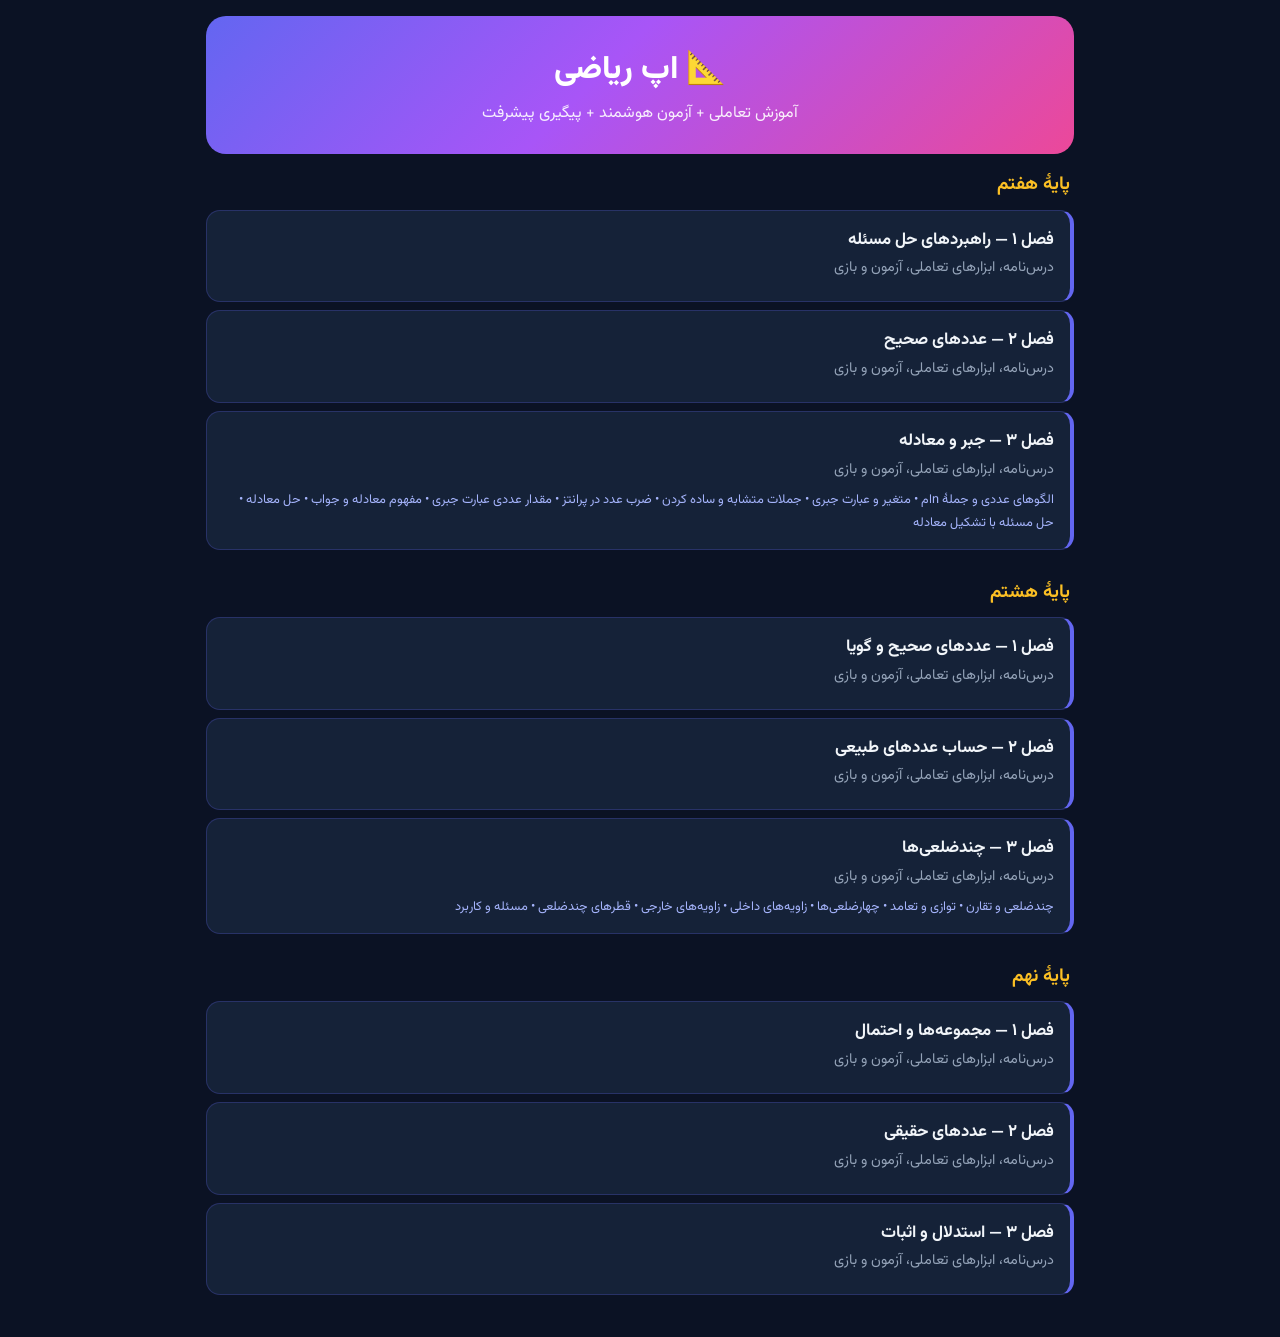
<file: index.html>
<!DOCTYPE html>
<html lang="fa" dir="rtl">
<head>
<meta charset="utf-8">
<meta name="viewport" content="width=device-width, initial-scale=1, viewport-fit=cover">
<title>ریاضی — اپ آموزش و آزمون</title>
<link href="https://fonts.googleapis.com/css2?family=Vazirmatn:wght@400;600;800&display=swap" rel="stylesheet">
<link rel="stylesheet" href="shared/style.css">
<style>
.grade{margin-bottom:26px}
.grade h2{font-size:1.15rem;color:#fbbf24;margin:14px 4px 8px}
.chap{display:block;text-decoration:none;color:var(--tx);background:var(--card);border:1px solid rgba(99,102,241,.25);border-right:4px solid var(--pr);border-radius:14px;padding:14px 16px;margin:8px 0;transition:.15s}
.chap:hover{transform:translateY(-2px);border-color:#818cf8}
.chap b{font-size:1.05rem}
.chap span{display:block;color:var(--mu);font-size:.9rem}
.chap .tp-line{margin-top:6px;font-size:.8rem;color:#a5b4fc}
.hero{background:var(--gr);border-radius:20px;padding:26px;text-align:center;margin-bottom:8px}
.hero h1{color:#fff;-webkit-text-fill-color:#fff}
.hero p{color:rgba(255,255,255,.9)}
</style>
</head>
<body>
<div class="wrap">
 <div class="hero"><h1>📐 اپ ریاضی</h1><p>آموزش تعاملی + آزمون هوشمند + پیگیری پیشرفت</p></div>
 <div id="app"><p style="text-align:center;color:var(--mu)">در حال بارگذاری…</p></div>
</div>
<script>
const FA=s=>String(s).replace(/\d/g,d=>'۰۱۲۳۴۵۶۷۸۹'[d]);
(async()=>{let C;try{C=await (await fetch('chapters.json')).json()}catch(e){document.getElementById('app').innerHTML='<div class="tip">فایل chapters.json پیدا نشد.</div>';return}
 const g2=Object.fromEntries(C.grades.map(g=>[g.n,g.t]));
 document.getElementById('app').innerHTML=C.grades.map(g=>`<div class="grade"><h2>${g.t}</h2>${g.chapters.map(c=>`<a class="chap" href="${c.url}"><b>${c.title} — ${c.sub}</b><span>درس‌نامه، ابزارهای تعاملی، آزمون و بازی</span><div class="tp-line">${Object.values(c.topics||{}).slice(0,8).join(' • ')}</div></a>`).join('')}</div>`).join('');})();
</script>
</body>
</html>
</file>
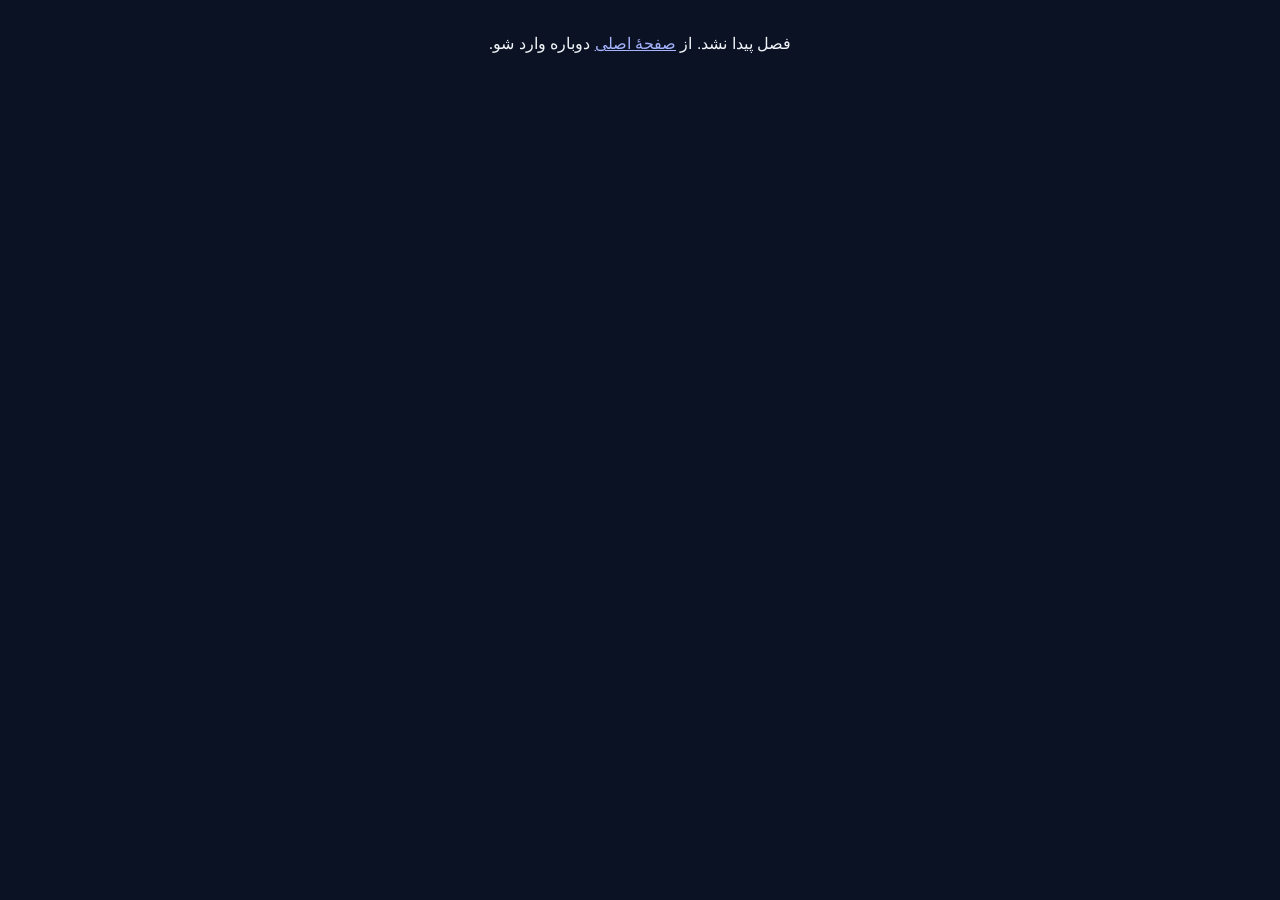
<file: ch/index.html>
<!DOCTYPE html>
<html lang="fa" dir="rtl">
<head>
<meta charset="utf-8">
<meta name="viewport" content="width=device-width, initial-scale=1, viewport-fit=cover">
<title>فصل | ریاضی</title>
<link href="https://fonts.googleapis.com/css2?family=Vazirmatn:wght@400;600;800&display=swap" rel="stylesheet">
<link rel="stylesheet" href="../shared/style.css">
</head>
<body>
<div class="wrap">
 <header><h1>…</h1><p></p></header>
 <nav id="nav"></nav>
 <p id="who" style="text-align:center;color:var(--mu);margin:0 0 10px"></p>
 <section id="home" class="sec on">
  <div class="card" id="rules"></div>
  <div class="grid" id="tgrid"></div>
  <div class="card" id="gameCard" style="margin-top:14px;text-align:center;display:none">
   <h2>🎮 بازی فصل</h2>
   <p id="gameDesc" style="color:var(--mu)"></p>
   <button class="btn pri" id="gameBtn">شروع بازی</button>
  </div>
 </section>
 <section id="learn" class="sec"><div id="lbody"></div></section>
 <section id="quiz" class="sec"><div class="card" id="qbox"></div></section>
 <section id="prog" class="sec"><div class="card" id="pf"></div><div class="card" id="pbody"></div><button class="btn" id="clr" style="margin:0 auto;display:block">پاک‌کردن تاریخچه</button></section>
</div>
<div id="lg"><div class="card">
 <h2>ورود به کلاس</h2>
 <p style="color:var(--mu);font-size:.9rem">نتیجهٔ آزمونت برای معلمت ثبت می‌شود.</p>
 <label>کلاس: <select id="lc"></select></label>
 <label>نام و نام خانوادگی: <input id="ln2" maxlength="60" autocomplete="name"></label>
 <label>رمز ۴ رقمی: <input id="lp" type="password" inputmode="numeric" maxlength="4" autocomplete="off"></label>
 <p id="lgm"></p>
 <div class="row"><button class="btn pri" id="lgo">ورود</button><button class="btn" id="lgs">بعداً</button></div>
</div></div>
<script>
// نمایش بازی فقط برای فصل‌هایی که بازی اختصاصی دارند
(function(){
  const id = new URLSearchParams(location.search).get('c') || '';
  const games = {
    'g9-c2': {
      desc: 'مهارتت را روی محور اعداد و اعداد گویا و گنگ محک بزن.',
      href: '../content/game-real.html',
      label: 'شروع بازی «نشانه بگیر»'
    }
    // g9-c3 و سایر فصل‌های هندسه فعلاً بازی اختصاصی ندارند
  };
  const g = games[id];
  if (g) {
    const card = document.getElementById('gameCard');
    card.style.display = 'block';
    document.getElementById('gameDesc').textContent = g.desc;
    const btn = document.getElementById('gameBtn');
    btn.textContent = g.label;
    btn.onclick = () => location.href = g.href;
  }
})();
</script>
<script src="../shared/engine.js"></script>
</body>
</html>
</file>
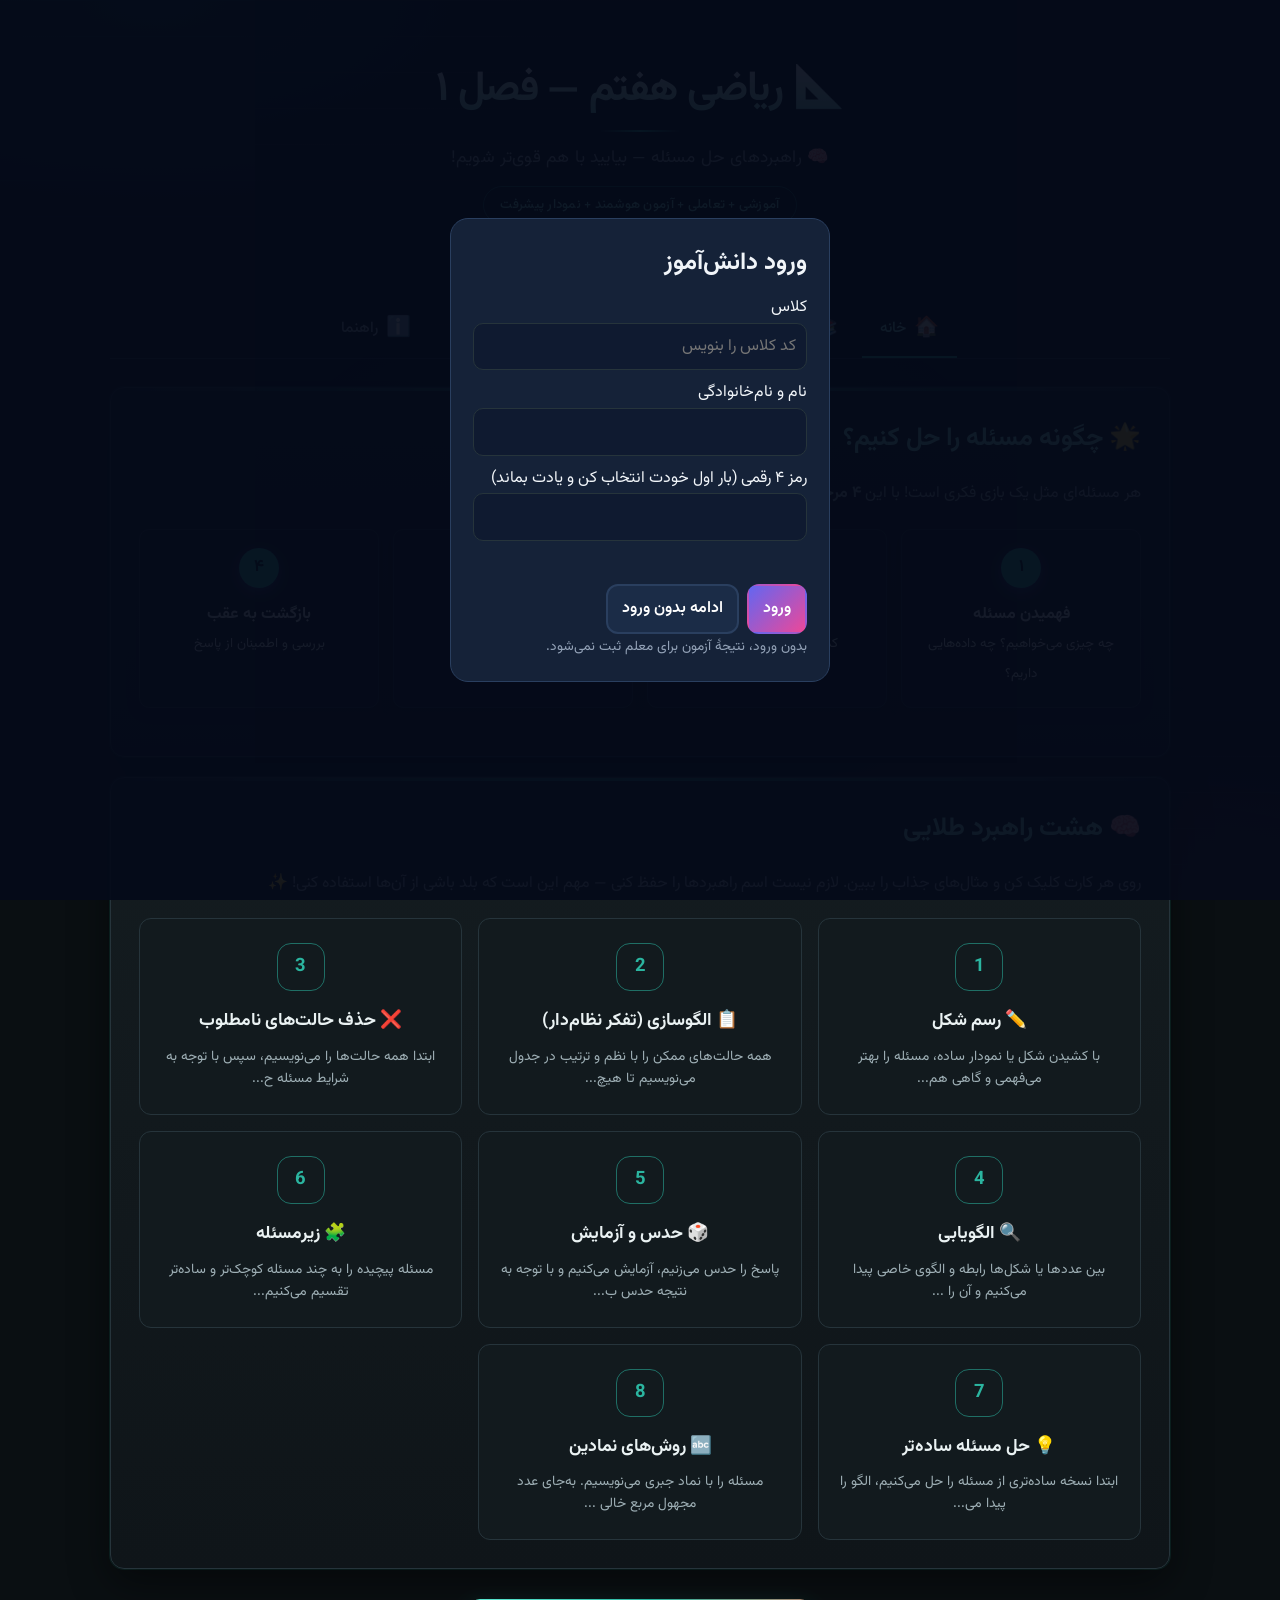
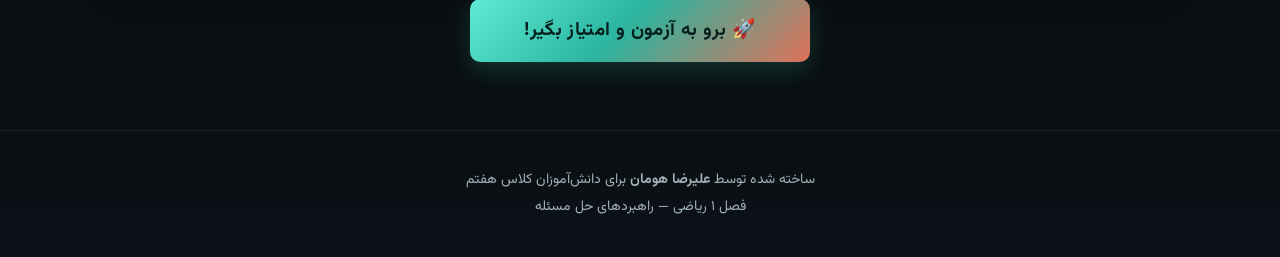
<file: g7-c1/index.html>
<!DOCTYPE html>
<html lang="fa" dir="rtl">
<head>
<meta charset="UTF-8">
<meta name="viewport" content="width=device-width, initial-scale=1.0">
<title>ریاضی هفتم | فصل ۱: راهبردهای حل مسئله</title>
<link href="https://fonts.googleapis.com/css2?family=Vazirmatn:wght@300;400;500;600;700;800&display=swap" rel="stylesheet" media="print" onload="this.media='all'">
<style>
:root {
  --primary: #6366f1;
  --primary-dark: #4f46e5;
  --secondary: #ec4899;
  --success: #10b981;
  --warning: #f59e0b;
  --danger: #ef4444;
  --bg: #0b1224;
  --card: #152238;
  --card-hover: #1e3350;
  --text: #f1f5f9;
  --text-muted: #94a3b8;
  --border: #2a3f5f;
  --easy: #10b981;
  --medium: #f59e0b;
  --hard: #ef4444;
  --gradient: linear-gradient(135deg, #6366f1 0%, #a855f7 45%, #ec4899 100%);
  --glow: 0 0 40px rgba(99,102,241,0.25);
  --radius: 20px;
  --shadow-card: 0 10px 40px rgba(0,0,0,0.35), 0 0 0 1px rgba(99,102,241,0.08);
}
* { margin:0; padding:0; box-sizing:border-box; }
body {
  font-family: 'Vazirmatn', 'Vazir', 'IRANSans', Tahoma, 'Segoe UI', Arial, sans-serif;
  background: var(--bg);
  color: var(--text);
  min-height: 100vh;
  line-height: 1.75;
  overflow-x: hidden;
  -webkit-font-smoothing: antialiased;
}
.bg-pattern {
  position: fixed; inset:0; z-index:-1;
  background:
    radial-gradient(ellipse 80% 50% at 15% 10%, rgba(99,102,241,0.22) 0%, transparent 50%),
    radial-gradient(ellipse 70% 45% at 85% 80%, rgba(236,72,153,0.16) 0%, transparent 50%),
    radial-gradient(ellipse 60% 40% at 50% 50%, rgba(16,185,129,0.08) 0%, transparent 55%),
    radial-gradient(circle at 70% 20%, rgba(168,85,247,0.08) 0%, transparent 35%);
}
.bg-pattern::after {
  content: '';
  position: absolute; inset: 0;
  background-image: radial-gradient(rgba(148,163,184,0.06) 1px, transparent 1px);
  background-size: 28px 28px;
  pointer-events: none;
  opacity: 0.5;
}
.container { max-width: 1100px; margin: 0 auto; padding: 20px; }
header {
  text-align: center;
  padding: 36px 20px 22px;
  position: relative;
}
header h1 {
  font-size: 2.35rem;
  font-weight: 800;
  background: var(--gradient);
  -webkit-background-clip: text;
  background-clip: text;
  -webkit-text-fill-color: transparent;
  margin-bottom: 10px;
  letter-spacing: -0.02em;
  filter: drop-shadow(0 4px 20px rgba(99,102,241,0.35));
}
header p { color: var(--text-muted); font-size: 1.08rem; font-weight: 500; }
.badge {
  display: inline-block;
  background: linear-gradient(135deg, rgba(99,102,241,0.25), rgba(236,72,153,0.18));
  color: #c4b5fd;
  padding: 6px 16px;
  border-radius: 999px;
  font-size: 0.82rem;
  margin-top: 12px;
  border: 1px solid rgba(167,139,250,0.35);
  box-shadow: 0 4px 16px rgba(99,102,241,0.15);
  font-weight: 600;
}

/* Navigation */
.nav {
  display: flex;
  gap: 10px;
  justify-content: center;
  flex-wrap: wrap;
  margin: 25px 0 30px;
}
.nav-btn {
  background: rgba(21, 34, 56, 0.85);
  border: 2px solid var(--border);
  color: var(--text);
  padding: 12px 20px;
  border-radius: 16px;
  font-family: inherit;
  font-size: 0.95rem;
  font-weight: 600;
  cursor: pointer;
  transition: all 0.28s cubic-bezier(0.34, 1.2, 0.64, 1);
  display: flex;
  align-items: center;
  gap: 8px;
  backdrop-filter: blur(8px);
}
.nav-btn:hover {
  border-color: rgba(99,102,241,0.6);
  transform: translateY(-3px);
  box-shadow: 0 10px 24px rgba(99,102,241,0.2);
  background: rgba(99,102,241,0.15);
}
.nav-btn.active {
  background: var(--gradient);
  border-color: transparent;
  transform: translateY(-2px);
  box-shadow: 0 10px 28px rgba(99,102,241,0.4);
  color: #fff;
}
.nav-btn .icon { font-size: 1.25rem; }

/* Cards */
.card {
  background: linear-gradient(165deg, rgba(30,45,70,0.95) 0%, rgba(21,34,56,0.98) 100%);
  border-radius: var(--radius);
  padding: 28px;
  margin-bottom: 20px;
  border: 1px solid rgba(99,102,241,0.18);
  box-shadow: var(--shadow-card);
  transition: all 0.35s ease;
  position: relative;
  overflow: hidden;
}
.card::before {
  content: '';
  position: absolute; top: 0; left: 0; right: 0; height: 3px;
  background: var(--gradient);
  opacity: 0.7;
}
.card:hover {
  border-color: rgba(99,102,241,0.4);
  box-shadow: 0 14px 48px rgba(0,0,0,0.4), 0 0 0 1px rgba(99,102,241,0.2);
  transform: translateY(-2px);
}
.card h2 {
  font-size: 1.4rem;
  margin-bottom: 16px;
  display: flex;
  align-items: center;
  gap: 10px;
  font-weight: 800;
}
.card h3 {
  font-size: 1.15rem;
  color: #c4b5fd;
  margin: 18px 0 10px;
  font-weight: 700;
}
.section { display: none; animation: fadeIn 0.4s ease; }
.section.active { display: block; }
@keyframes fadeIn {
  from { opacity:0; transform: translateY(12px); }
  to { opacity:1; transform: translateY(0); }
}

/* Strategy grid */
.strategy-grid {
  display: grid;
  grid-template-columns: repeat(auto-fill, minmax(240px, 1fr));
  gap: 16px;
  margin-top: 20px;
}
.strategy-card {
  background: linear-gradient(160deg, rgba(36,52,80,0.9), rgba(15,23,42,0.95));
  border: 1px solid rgba(99,102,241,0.2);
  border-radius: 18px;
  padding: 24px 18px;
  cursor: pointer;
  transition: all 0.35s cubic-bezier(0.34, 1.2, 0.64, 1);
  text-align: center;
  position: relative;
  overflow: hidden;
  box-shadow: 0 6px 20px rgba(0,0,0,0.2);
}
.strategy-card::before {
  content: '';
  position: absolute;
  top:0; left:0; right:0;
  height: 4px;
  background: var(--gradient);
  opacity: 0;
  transition: opacity 0.3s;
}
.strategy-card::after {
  content: '';
  position: absolute;
  inset: 0;
  background: radial-gradient(circle at 50% 0%, rgba(99,102,241,0.12), transparent 60%);
  opacity: 0;
  transition: opacity 0.3s;
  pointer-events: none;
}
.strategy-card:hover {
  transform: translateY(-8px) scale(1.02);
  border-color: rgba(129,140,248,0.55);
  box-shadow: 0 16px 40px rgba(99,102,241,0.28);
}
.strategy-card:hover::before,
.strategy-card:hover::after { opacity:1; }
.strategy-card .num {
  width: 48px; height: 48px;
  background: var(--gradient);
  border-radius: 14px;
  display: flex; align-items: center; justify-content: center;
  font-weight: 800; font-size: 1.15rem;
  margin: 0 auto 14px;
  box-shadow: 0 6px 18px rgba(99,102,241,0.4);
  color: #fff;
}
.strategy-card h4 { font-size: 1.08rem; margin-bottom: 8px; font-weight: 700; }
.strategy-card p { font-size: 0.86rem; color: var(--text-muted); line-height: 1.6; }

/* Strategy detail */
.strategy-detail { display: none; }
.strategy-detail.active { display: block; }
.example-box {
  background: linear-gradient(145deg, rgba(99,102,241,0.12), rgba(15,23,42,0.4));
  border: 1px solid rgba(99,102,241,0.3);
  border-radius: 16px;
  padding: 20px;
  margin: 16px 0;
  box-shadow: 0 4px 16px rgba(0,0,0,0.12);
}
.example-box .label {
  display: inline-block;
  background: var(--gradient);
  color: white;
  padding: 4px 14px;
  border-radius: 999px;
  font-size: 0.8rem;
  margin-bottom: 12px;
  font-weight: 700;
  box-shadow: 0 4px 12px rgba(99,102,241,0.3);
}
.answer-box {
  background: linear-gradient(145deg, rgba(16,185,129,0.12), rgba(15,23,42,0.35));
  border: 1px solid rgba(16,185,129,0.3);
  border-radius: 16px;
  padding: 18px;
  margin-top: 14px;
  line-height: 1.9;
}
.answer-box .step {
  margin: 8px 0;
  padding-right: 10px;
  border-right: 3px solid rgba(16,185,129,0.35);
}
.answer-box .final {
  margin-top: 14px;
  padding: 12px 16px;
  background: rgba(16,185,129,0.22);
  border-radius: 12px;
  font-weight: 800;
  color: #34d399;
  text-align: center;
  font-size: 1.05rem;
  box-shadow: 0 0 20px rgba(16,185,129,0.15);
}
.tip-box {
  background: linear-gradient(145deg, rgba(245,158,11,0.14), rgba(15,23,42,0.3));
  border: 1px solid rgba(245,158,11,0.35);
  border-radius: 14px;
  padding: 16px 18px;
  margin: 18px 0;
  font-size: 0.95rem;
  box-shadow: 0 4px 14px rgba(245,158,11,0.08);
}
.tip-box strong { color: #fbbf24; }
.back-btn {
  background: transparent;
  border: 1px solid var(--border);
  color: var(--text-muted);
  padding: 8px 18px;
  border-radius: 10px;
  font-family: inherit;
  cursor: pointer;
  margin-bottom: 18px;
  transition: all 0.2s;
}
.back-btn:hover { border-color: var(--primary); color: var(--primary); }

/* Quiz setup */
.level-cards {
  display: grid;
  grid-template-columns: repeat(3, 1fr);
  gap: 16px;
  margin: 24px 0;
}
.level-card {
  background: linear-gradient(160deg, rgba(30,45,70,0.9), rgba(15,23,42,0.95));
  border: 2px solid var(--border);
  border-radius: 18px;
  padding: 26px 16px;
  text-align: center;
  cursor: pointer;
  transition: all 0.3s cubic-bezier(0.34, 1.2, 0.64, 1);
  box-shadow: 0 6px 18px rgba(0,0,0,0.2);
}
.level-card:hover, .level-card.selected {
  transform: scale(1.04) translateY(-3px);
}
.level-card.easy:hover, .level-card.easy.selected { border-color: var(--easy); box-shadow: 0 0 28px rgba(16,185,129,0.3); background: linear-gradient(160deg, rgba(16,185,129,0.12), rgba(15,23,42,0.95)); }
.level-card.medium:hover, .level-card.medium.selected { border-color: var(--medium); box-shadow: 0 0 28px rgba(245,158,11,0.3); background: linear-gradient(160deg, rgba(245,158,11,0.12), rgba(15,23,42,0.95)); }
.level-card.hard:hover, .level-card.hard.selected { border-color: var(--hard); box-shadow: 0 0 28px rgba(239,68,68,0.3); background: linear-gradient(160deg, rgba(239,68,68,0.12), rgba(15,23,42,0.95)); }
.level-card .emoji { font-size: 2.4rem; margin-bottom: 10px; filter: drop-shadow(0 4px 8px rgba(0,0,0,0.3)); }
.level-card h3 { margin-bottom: 6px; font-weight: 800; }
.level-card p { font-size: 0.85rem; color: var(--text-muted); line-height: 1.5; }

.q-count {
  display: flex;
  gap: 10px;
  justify-content: center;
  margin: 20px 0;
  flex-wrap: wrap;
}
.q-count button {
  background: rgba(21,34,56,0.9);
  border: 2px solid var(--border);
  color: var(--text);
  padding: 11px 22px;
  border-radius: 14px;
  font-family: inherit;
  font-weight: 700;
  cursor: pointer;
  transition: all 0.25s;
}
.q-count button:hover {
  border-color: rgba(99,102,241,0.6);
  background: rgba(99,102,241,0.15);
}
.q-count button.selected {
  background: var(--gradient);
  border-color: transparent;
  color: #fff;
  box-shadow: 0 6px 18px rgba(99,102,241,0.35);
}

.start-quiz-btn {
  display: block;
  width: 100%;
  max-width: 340px;
  margin: 24px auto 0;
  background: var(--gradient);
  border: none;
  color: white;
  padding: 17px 32px;
  border-radius: 18px;
  font-family: inherit;
  font-size: 1.18rem;
  font-weight: 800;
  cursor: pointer;
  transition: all 0.35s cubic-bezier(0.34, 1.2, 0.64, 1);
  box-shadow: 0 10px 30px rgba(99,102,241,0.4), inset 0 1px 0 rgba(255,255,255,0.2);
  letter-spacing: 0.02em;
  position: relative;
  overflow: hidden;
}
.start-quiz-btn::after {
  content: '';
  position: absolute; top: 0; left: -100%; width: 60%; height: 100%;
  background: linear-gradient(90deg, transparent, rgba(255,255,255,0.25), transparent);
  transition: left 0.6s;
}
.start-quiz-btn:hover {
  transform: translateY(-4px) scale(1.02);
  box-shadow: 0 16px 40px rgba(99,102,241,0.5), inset 0 1px 0 rgba(255,255,255,0.25);
}
.start-quiz-btn:hover::after { left: 120%; }
.start-quiz-btn:disabled {
  opacity: 0.5;
  cursor: not-allowed;
  transform: none;
}
.start-quiz-btn:disabled::after { display: none; }

/* Quiz UI */
.quiz-header {
  display: flex;
  justify-content: space-between;
  align-items: center;
  flex-wrap: wrap;
  gap: 12px;
  margin-bottom: 20px;
}
.progress-bar-wrap {
  flex: 1;
  min-width: 150px;
  height: 10px;
  background: var(--border);
  border-radius: 10px;
  overflow: hidden;
}
.progress-bar {
  height: 100%;
  background: var(--gradient);
  border-radius: 10px;
  transition: width 0.45s cubic-bezier(0.34, 1.2, 0.64, 1);
  box-shadow: 0 0 12px rgba(99,102,241,0.5);
}
.score-display {
  background: linear-gradient(135deg, rgba(99,102,241,0.22), rgba(236,72,153,0.12));
  padding: 8px 18px;
  border-radius: 14px;
  font-weight: 800;
  font-size: 1.08rem;
  border: 1px solid rgba(99,102,241,0.3);
  box-shadow: 0 4px 12px rgba(99,102,241,0.15);
}
.question-card {
  background: linear-gradient(165deg, rgba(30,45,70,0.95), rgba(21,34,56,0.98));
  border-radius: 22px;
  padding: 28px;
  border: 1px solid rgba(99,102,241,0.2);
  margin-bottom: 20px;
  box-shadow: var(--shadow-card);
}
.q-meta {
  display: flex;
  gap: 10px;
  margin-bottom: 16px;
  flex-wrap: wrap;
}
.q-tag {
  padding: 3px 12px;
  border-radius: 8px;
  font-size: 0.8rem;
  font-weight: 600;
}
.q-tag.level-easy { background: rgba(16,185,129,0.2); color: #34d399; }
.q-tag.level-medium { background: rgba(245,158,11,0.2); color: #fbbf24; }
.q-tag.level-hard { background: rgba(239,68,68,0.2); color: #f87171; }
.q-tag.strategy { background: rgba(99,102,241,0.2); color: #a5b4fc; }
.question-text {
  font-size: 1.15rem;
  font-weight: 500;
  margin-bottom: 22px;
  line-height: 1.8;
}
.options {
  display: flex;
  flex-direction: column;
  gap: 12px;
}
.option {
  background: rgba(15,23,42,0.7);
  border: 2px solid var(--border);
  border-radius: 16px;
  padding: 15px 18px;
  cursor: pointer;
  transition: all 0.25s ease;
  display: flex;
  align-items: center;
  gap: 14px;
  font-size: 1.02rem;
  box-shadow: 0 2px 8px rgba(0,0,0,0.15);
}
.option:hover { border-color: rgba(99,102,241,0.7); background: rgba(99,102,241,0.12); transform: translateX(-4px); }
.option.selected { border-color: var(--primary); background: rgba(99,102,241,0.22); box-shadow: 0 0 0 3px rgba(99,102,241,0.2); }
.option.correct { border-color: var(--success); background: rgba(16,185,129,0.22); box-shadow: 0 0 0 3px rgba(16,185,129,0.2); }
.option.wrong { border-color: var(--danger); background: rgba(239,68,68,0.18); box-shadow: 0 0 0 3px rgba(239,68,68,0.15); }
.option .opt-letter {
  width: 36px; height: 36px;
  background: rgba(51,65,85,0.9);
  border-radius: 10px;
  display: flex; align-items: center; justify-content: center;
  font-weight: 800;
  flex-shrink: 0;
  font-size: 0.95rem;
  transition: background 0.2s;
}
.option.selected .opt-letter { background: var(--primary); color: #fff; }
.option.correct .opt-letter { background: var(--success); color: #fff; }
.option.wrong .opt-letter { background: var(--danger); color: #fff; }

.quiz-actions {
  display: flex;
  gap: 12px;
  justify-content: center;
  margin-top: 20px;
  flex-wrap: wrap;
}
.btn {
  padding: 12px 28px;
  border-radius: 12px;
  font-family: inherit;
  font-size: 1rem;
  font-weight: 600;
  cursor: pointer;
  border: none;
  transition: all 0.25s;
}
.btn-primary {
  background: var(--gradient);
  color: white;
  box-shadow: 0 6px 20px rgba(99,102,241,0.35);
  border: none;
}
.btn-primary:hover { transform: translateY(-3px); box-shadow: 0 10px 28px rgba(99,102,241,0.45); }
.btn-secondary {
  background: var(--card);
  color: var(--text);
  border: 2px solid var(--border);
}
.btn-secondary:hover { border-color: var(--primary); }
.btn:disabled { opacity: 0.5; cursor: not-allowed; transform: none !important; }

.feedback {
  margin-top: 18px;
  padding: 14px 18px;
  border-radius: 12px;
  font-weight: 500;
  display: none;
  line-height: 1.8;
}
.feedback.show { display: block; }
.feedback.correct { background: rgba(16,185,129,0.15); border: 1px solid rgba(16,185,129,0.3); color: #34d399; }
.feedback.wrong { background: rgba(239,68,68,0.15); border: 1px solid rgba(239,68,68,0.3); color: #f87171; }
.feedback small { display: block; margin-top: 8px; color: var(--text-muted); font-size: 0.92rem; }

/* Result */
.result-card {
  text-align: center;
  padding: 40px 28px;
}
.result-card .big-score {
  font-size: 4.2rem;
  font-weight: 800;
  background: var(--gradient);
  -webkit-background-clip: text;
  background-clip: text;
  -webkit-text-fill-color: transparent;
  margin: 16px 0;
  filter: drop-shadow(0 6px 24px rgba(99,102,241,0.4));
}
.stars { font-size: 2.6rem; margin: 14px 0; letter-spacing: 8px; filter: drop-shadow(0 4px 12px rgba(251,191,36,0.4)); }
.motivational {
  font-size: 1.25rem;
  margin: 16px 0;
  color: #c4b5fd;
  font-weight: 600;
}
.result-stats {
  display: flex;
  justify-content: center;
  gap: 30px;
  margin: 24px 0;
  flex-wrap: wrap;
}
.stat {
  text-align: center;
}
.stat .num { font-size: 1.8rem; font-weight: 800; }
.stat .label { font-size: 0.85rem; color: var(--text-muted); }

.diagram-box {
  background: linear-gradient(160deg, rgba(15,23,42,0.75), rgba(30,41,59,0.5));
  border: 1px solid rgba(99,102,241,0.3);
  border-radius: 14px;
  padding: 18px;
  margin: 14px 0;
  text-align: center;
  overflow-x: auto;
  box-shadow: inset 0 0 30px rgba(99,102,241,0.05);
}
.diagram-box svg {
  max-width: 100%;
  height: auto;
  display: inline-block;
}
.diagram-caption {
  font-size: 0.8rem;
  color: var(--text-muted);
  margin-top: 8px;
}

/* Steps */
.steps {
  display: grid;
  grid-template-columns: repeat(auto-fit, minmax(200px, 1fr));
  gap: 14px;
  margin: 20px 0;
}
.step {
  background: linear-gradient(160deg, rgba(99,102,241,0.12), rgba(15,23,42,0.5));
  border: 1px solid rgba(99,102,241,0.28);
  border-radius: 16px;
  padding: 18px 14px;
  text-align: center;
  transition: transform 0.25s, box-shadow 0.25s;
  box-shadow: 0 4px 14px rgba(0,0,0,0.15);
}
.step:hover { transform: translateY(-4px); box-shadow: 0 8px 22px rgba(99,102,241,0.2); }
.step .step-num {
  width: 40px; height: 40px;
  background: var(--gradient);
  border-radius: 50%;
  display: flex; align-items: center; justify-content: center;
  margin: 0 auto 12px;
  font-weight: 800;
  color: #fff;
  box-shadow: 0 4px 14px rgba(99,102,241,0.4);
  font-size: 1.05rem;
}

/* Confetti */
.confetti-container {
  position: fixed; inset:0; pointer-events: none; z-index: 999;
  overflow: hidden;
}
.confetti {
  position: absolute;
  width: 10px; height: 10px;
  opacity: 0.9;
  animation: fall linear forwards;
}
@keyframes fall {
  to { transform: translateY(100vh) rotate(720deg); opacity: 0; }
}
@keyframes softPulse {
  0%, 100% { box-shadow: 0 10px 30px rgba(99,102,241,0.4), inset 0 1px 0 rgba(255,255,255,0.2); }
  50% { box-shadow: 0 12px 36px rgba(236,72,153,0.45), inset 0 1px 0 rgba(255,255,255,0.25); }
}
.start-quiz-btn:not(:disabled) {
  animation: softPulse 2.8s ease-in-out infinite;
}
.start-quiz-btn:hover:not(:disabled) {
  animation: none;
}

/* Footer */
footer {
  text-align: center;
  padding: 36px 20px;
  color: var(--text-muted);
  font-size: 0.88rem;
  margin-top: 48px;
  border-top: 1px solid rgba(99,102,241,0.15);
  background: linear-gradient(180deg, transparent, rgba(99,102,241,0.04));
  line-height: 1.9;
}

/* Responsive */
@media (max-width: 600px) {
  header h1 { font-size: 1.65rem; }
  header { padding: 24px 12px 16px; }
  .level-cards { grid-template-columns: 1fr 1fr; }
  .strategy-grid { grid-template-columns: 1fr 1fr; }
  .question-text { font-size: 1.05rem; }
  .nav-btn { padding: 10px 14px; font-size: 0.88rem; }
  .card { padding: 20px 14px; }
}
@media (max-width: 400px) {
  .strategy-grid { grid-template-columns: 1fr; }
}
table {
  width: 100%;
  border-collapse: collapse;
  margin: 12px 0;
  font-size: 0.9rem;
}
th, td {
  border: 1px solid var(--border);
  padding: 8px 10px;
  text-align: center;
}
th { background: rgba(99,102,241,0.2); }

/* ===== Progress tracking ===== */
.student-box { max-width: 420px; margin: 20px auto 0; text-align: center; }
.student-box label { display:block; font-weight:600; margin-bottom:8px; color:#a5b4fc; }
.student-box input, .pg-toolbar select {
  width: 100%; background: var(--bg); color: var(--text); border: 2px solid var(--border);
  border-radius: 12px; padding: 10px 14px; font-family: inherit; font-size: 1rem; text-align: center;
}
.pg-toolbar select { width: auto; min-width: 180px; padding: 8px 14px; }
.student-box input:focus, .pg-toolbar select:focus { outline: none; border-color: var(--primary); }
.pg-toolbar { display:flex; gap:14px; flex-wrap:wrap; align-items:center; justify-content:space-between; margin: 14px 0 22px; }
.pg-toolbar .grp { display:flex; gap:8px; align-items:center; flex-wrap:wrap; }
.pg-chip { background: var(--bg); border: 2px solid var(--border); color: var(--text-muted); padding: 6px 16px; border-radius: 20px; font-family: inherit; font-size: .9rem; cursor: pointer; transition: all .2s; }
.pg-chip:hover { border-color: var(--primary); color: var(--text); }
.pg-chip.on { background: var(--primary); border-color: var(--primary); color: #fff; }
.pg-profile { display:grid; grid-template-columns: repeat(auto-fit, minmax(210px, 1fr)); gap: 10px; margin-bottom: 18px; padding: 14px; border-radius: 16px; background: linear-gradient(135deg, rgba(99,102,241,.14), rgba(236,72,153,.08)); border: 1px solid rgba(167,139,250,.3); }
.pg-profile .pf { background: rgba(15,23,42,.55); border: 1px solid rgba(99,102,241,.2); border-radius: 12px; padding: 10px 14px; min-width: 0; }
.pg-profile .pf small { display:block; color: var(--text-muted); font-size: .78rem; font-weight: 500; margin-bottom: 2px; }
.pg-profile .pf strong { display:block; font-size: 1.02rem; font-weight: 700; color: #e0e7ff; line-height: 1.6; white-space: normal; overflow-wrap: anywhere; word-break: normal; }
.pg-profile .pf.wide { grid-column: 1 / -1; }
.pg-profile .pf.wide strong { font-size: 1.2rem; color: #fff; }
.pg-profile .pf strong.na { color: var(--text-muted); font-weight: 500; }
.pg-stats { display:grid; grid-template-columns: repeat(auto-fit, minmax(130px, 1fr)); gap: 12px; margin-bottom: 18px; }
.pg-stat { background: rgba(99,102,241,.1); border: 1px solid rgba(99,102,241,.25); border-radius: 14px; padding: 14px 10px; text-align: center; }
.pg-stat b { display:block; font-size: 1.7rem; font-weight: 800; color: #c7d2fe; line-height: 1.3; }
.pg-stat span { font-size: .85rem; color: var(--text-muted); }
.pg-insight { border-radius: 12px; padding: 14px 16px; margin-bottom: 18px; font-weight: 600; border: 1px solid; }
.pg-insight.up { background: rgba(16,185,129,.12); border-color: rgba(16,185,129,.35); color: #6ee7b7; }
.pg-insight.down { background: rgba(239,68,68,.1); border-color: rgba(239,68,68,.3); color: #fca5a5; }
.pg-insight.flat { background: rgba(245,158,11,.1); border-color: rgba(245,158,11,.3); color: #fcd34d; }
.pg-insight small { display:block; font-weight: 400; color: var(--text-muted); margin-top: 4px; }
.pg-chart { background: rgba(15,23,42,.55); border: 1px solid var(--border); border-radius: 14px; padding: 12px 8px 6px; direction: ltr; }
.pg-legend { display:flex; gap:16px; flex-wrap:wrap; justify-content:center; font-size:.82rem; color: var(--text-muted); margin: 10px 0 4px; }
.pg-legend i { display:inline-block; width:10px; height:10px; border-radius:50%; margin-left:5px; vertical-align:middle; }
.pg-legend i.ln { width:18px; height:0; border-top:2px dashed #f472b6; border-radius:0; }
.pg-srow { display:grid; grid-template-columns: minmax(120px, 190px) 1fr 120px; gap: 12px; align-items:center; margin: 10px 0; }
.pg-sname { font-size: .92rem; }
.pg-sbar { height: 12px; background: var(--bg); border-radius: 8px; overflow: hidden; border: 1px solid var(--border); }
.pg-sbar div { height: 100%; border-radius: 8px; transition: width .6s; }
.pg-sval { font-size: .88rem; font-weight: 700; }
.pg-sval small { color: var(--text-muted); font-weight: 400; }
.pg-delta { display:inline-block; font-size:.75rem; padding:1px 8px; border-radius:10px; margin-right:6px; font-weight:700; }
.pg-delta.up { background: rgba(16,185,129,.2); color:#6ee7b7; }
.pg-delta.down { background: rgba(239,68,68,.18); color:#fca5a5; }
.pg-actions { display:flex; gap:12px; flex-wrap:wrap; justify-content:center; margin-top: 22px; }
.pg-empty { text-align:center; padding: 36px 10px; color: var(--text-muted); }
.pg-empty .big { font-size: 3rem; }
.pg-warn { background: rgba(245,158,11,.12); border:1px solid rgba(245,158,11,.3); color:#fcd34d; border-radius:10px; padding:10px 14px; font-size:.85rem; margin-bottom:14px; }
.result-compare { display:none; margin: 14px auto 0; max-width: 460px; background: rgba(99,102,241,.12); border:1px solid rgba(99,102,241,.3); border-radius: 12px; padding: 12px 16px; line-height: 1.9; }
.pg-tablewrap { overflow-x:auto; }
.pg-mini-grid { display:grid; grid-template-columns: repeat(auto-fill, minmax(260px, 1fr)); gap: 14px; margin-top: 8px; }
.pg-mini { background: rgba(15,23,42,.55); border: 1px solid var(--border); border-radius: 14px; padding: 12px 10px 6px; }
.pg-mini-h { display:flex; justify-content:space-between; align-items:baseline; gap:8px; padding: 0 6px 4px; font-size:.92rem; font-weight:600; }
.pg-mini-h small { color: var(--text-muted); font-weight:400; font-size:.78rem; }
.pg-mini svg { direction: ltr; display:block; }
.pg-mini .nodata { color: var(--text-muted); font-size:.82rem; text-align:center; padding: 34px 8px; }
@media (max-width: 600px) { .pg-srow { grid-template-columns: 1fr; gap: 4px; } }

/* ===== v4: accessibility & quiz additions ===== */
:focus-visible { outline: 3px solid #a5b4fc; outline-offset: 2px; }
.level-cards { grid-template-columns: repeat(auto-fit, minmax(140px, 1fr)); }
.level-card.mixed:hover, .level-card.mixed.selected { border-color: #38bdf8; box-shadow: 0 0 28px rgba(56,189,248,0.35); background: linear-gradient(160deg, rgba(56,189,248,0.12), rgba(15,23,42,0.95)); }
.level-card { cursor: pointer; }
button.option { font-family: inherit; color: inherit; text-align: right; width: 100%; }
button.option:disabled { opacity: 1; color: inherit; cursor: default; }
.q-count button:disabled { opacity: .4; cursor: not-allowed; }
.quiz-notice { min-height: 1.4em; text-align: center; color: #fcd34d; font-size: .9rem; margin: 10px 0 0; }
.score-note { color: var(--text-muted); font-size: .88rem; margin: -6px auto 10px; max-width: 520px; line-height: 1.9; }
.rv-wrap { text-align: right; margin: 18px auto 0; max-width: 700px; }
.rv-wrap h3 { margin-bottom: 10px; }
details.rv { background: rgba(15,23,42,.55); border: 1px solid var(--border); border-radius: 12px; margin: 8px 0; padding: 10px 14px; }
details.rv summary { cursor: pointer; font-weight: 600; line-height: 1.8; }
details.rv .rv-body { margin-top: 8px; font-size: .92rem; line-height: 1.9; }
details.rv .rv-ok { color: #34d399; } details.rv .rv-bad { color: #f87171; } details.rv .rv-ex { color: var(--text-muted); }
.rv-tag { display:inline-block; font-size:.72rem; padding:1px 8px; border-radius:10px; margin-left:6px; }
.rv-tag.wrong { background: rgba(239,68,68,.2); color:#fca5a5; } .rv-tag.skip { background: rgba(245,158,11,.2); color:#fcd34d; }
.pg-warn.ok { background: rgba(16,185,129,.12); border-color: rgba(16,185,129,.35); color: #6ee7b7; }
.pg-note { color: var(--text-muted); font-size: .82rem; margin: 8px 4px 0; line-height: 1.9; }
@media (prefers-reduced-motion: reduce) {
  *, *::before, *::after { animation-duration: .001ms !important; animation-iteration-count: 1 !important; transition-duration: .001ms !important; scroll-behavior: auto !important; }
}

/* ===== v4.1: mobile fit for lesson cards, diagrams and tables ===== */
.diagram-box svg { min-width: 300px; width: 100%; }
.diagram-box table { width: 100%; table-layout: auto; }
@media (max-width: 600px) {
  .container { padding: 10px 6px; }
  .card { padding: 16px 12px; border-radius: 16px; }
  .example-box { padding: 12px 8px; }
  .diagram-box { padding: 8px 2px; }
  .diagram-box table { font-size: .8rem !important; min-width: 0 !important; margin: 0 auto; }
  .diagram-box th, .diagram-box td { padding: 6px 4px; }
  .answer-box .step, .step { padding-left: 10px; padding-right: 10px; }
}

/* ===== v4.2: student full name ===== */
.student-box { max-width: 640px; }
.student-box .name-grid { display: grid; grid-template-columns: 1fr 1fr; gap: 12px; text-align: right; }
.student-box { max-width: 640px; }
@media (min-width: 700px) {
  .student-box .name-grid { grid-template-columns: 1fr 1fr 1fr; }
}
.student-box .name-grid label { font-weight: 500; font-size: .88rem; margin-bottom: 4px; color: var(--text-muted); }
.student-box input.invalid { border-color: #ef4444; }
.student-box input { text-align: right; }
.field-error { color: #fca5a5; min-height: 1.4em; font-size: .88rem; margin: 8px 0 0; text-align: center; }
.known-students { margin-top: 12px; text-align: right; }
.known-students select { width: 100%; background: var(--bg); color: var(--text); border: 2px solid var(--border); border-radius: 12px; padding: 8px 12px; font-family: inherit; font-size: .95rem; }
.pg-rename { margin-top: 14px; padding: 14px; border: 1px solid var(--border); border-radius: 14px; background: rgba(15,23,42,.55); }
.pg-rename[hidden] { display: none; }
.pg-rename .name-grid { display: grid; grid-template-columns: 1fr 1fr; gap: 12px; }
.pg-rename input { width: 100%; background: var(--bg); color: var(--text); border: 2px solid var(--border); border-radius: 12px; padding: 8px 12px; font-family: inherit; font-size: 1rem; }
.pg-rename label { display: block; font-size: .85rem; color: var(--text-muted); margin-bottom: 4px; }
@media (max-width: 480px) { .student-box .name-grid, .pg-rename .name-grid { grid-template-columns: 1fr; } }
.mth{direction:ltr;unicode-bidi:isolate;display:inline-block}
.diagram-box svg.sm{min-width:0;width:auto;max-width:100%}
#lg{position:fixed;inset:0;background:rgba(5,10,25,.93);display:none;align-items:center;justify-content:center;padding:16px;z-index:9999}
#lg .box{width:100%;max-width:380px;background:#152238;border:1px solid #2a3f5f;border-radius:18px;padding:22px;color:#f1f5f9;font-family:inherit}
#lg label{display:block;margin:8px 0}#lg input{width:100%;font:inherit;background:#0f1a30;color:#f1f5f9;border:1px solid #2a3f5f;border-radius:10px;padding:8px 10px}
#lg .r{display:flex;gap:8px;margin-top:10px;flex-wrap:wrap}#lg button{font:inherit;font-weight:600;color:#fff;background:#1b2c47;border:2px solid #2a3f5f;border-radius:12px;padding:8px 14px;cursor:pointer}#lg button.p{background:linear-gradient(135deg,#6366f1,#ec4899);border-color:transparent}
#lgm{color:#fca5a5;min-height:1.6em}#who{text-align:center;color:#94a3b8;margin:6px 0}#sst{position:fixed;bottom:14px;left:50%;transform:translateX(-50%);background:#152238;border:1px solid #2a3f5f;color:#f1f5f9;border-radius:12px;padding:8px 16px;z-index:9998;display:none}
</style>
<link href="https://fonts.googleapis.com/css2?family=Vazirmatn:wght@300;400;500;600;700;800&amp;display=swap" rel="stylesheet">
<style id="theme-ink-saffron">
:root{
 --primary:#2bb5a0; --primary-dark:#1e8f7e; --secondary:#e0715a; --success:#3fa796; --warning:#2bb5a0; --danger:#d9534f;
 --bg:#0a0f12; --card:#11181c; --card-hover:#18232a; --text:#eaf2f3; --text-muted:#9fb0b6; --border:#26343b;
 --easy:#3fa796; --medium:#2bb5a0; --hard:#d9634f;
 --gradient:linear-gradient(135deg,#5eead4 0%,#2bb5a0 45%,#e0715a 100%);
 --glow:0 0 30px rgba(43,181,160,.15); --radius:14px;
 --shadow-card:0 14px 40px rgba(0,0,0,.45),0 0 0 1px rgba(43,181,160,.14);
 --serif:'Vazirmatn',sans-serif;
}
body{font-family:'Vazirmatn','Vazir',Tahoma,sans-serif;line-height:1.85;background:var(--bg)}
h1,h2,h3,h4,.card h2,.card h3,.strategy-card h4,.level-card h3,.big-score{font-family:var(--serif)!important;font-weight:700;letter-spacing:0}
.bg-pattern{background:
 radial-gradient(ellipse 70% 45% at 12% 0%,rgba(43,181,160,.14),transparent 60%),
 radial-gradient(ellipse 60% 40% at 92% 100%,rgba(224,113,90,.12),transparent 60%),
 radial-gradient(ellipse 50% 40% at 50% 55%,rgba(63,167,150,.05),transparent 60%)}
.bg-pattern::after{background-image:linear-gradient(rgba(234,242,243,.025) 1px,transparent 1px);background-size:100% 36px;opacity:.7}
header{padding:44px 20px 18px}
header h1{font-size:2.6rem;font-weight:700;line-height:1.25;filter:none;background:linear-gradient(180deg,#ffffff,#a6f0e3 60%,#4fd1bb);-webkit-background-clip:text;background-clip:text}
header h1::after{content:"";display:block;width:84px;height:2px;margin:14px auto 0;background:linear-gradient(90deg,transparent,#2bb5a0,transparent)}
header p{color:var(--text-muted);font-weight:400;letter-spacing:.01em}
.badge{background:transparent;color:#7fdccb;border:1px solid rgba(43,181,160,.5);box-shadow:none;font-weight:500;letter-spacing:.02em}
.nav{gap:6px;border-bottom:1px solid var(--border);padding-bottom:0;margin:22px 0 28px}
.nav-btn{background:transparent;border:0;border-bottom:2px solid transparent;border-radius:0;color:var(--text-muted);padding:12px 18px;font-weight:500;backdrop-filter:none;box-shadow:none;transition:color .2s,border-color .2s,background .2s}
.nav-btn:hover{background:rgba(43,181,160,.07);color:var(--text);transform:none;box-shadow:none;border-color:rgba(43,181,160,.4)}
.nav-btn.active{background:transparent;color:#8eeadb;border-color:#2bb5a0;transform:none;box-shadow:none}
.card,.question-card,.result-card,.student-box{background:linear-gradient(180deg,#141c20,#0f1519);border:1px solid var(--border);border-radius:var(--radius);box-shadow:var(--shadow-card)}
.card::before{background:linear-gradient(90deg,transparent,#2bb5a0,transparent)!important;opacity:.6}
.card h2{font-size:1.6rem;color:#8eeadb}
.card h3{font-size:1.25rem}
.strategy-card,.level-card{background:#121a1e;border:1px solid var(--border);border-radius:12px;box-shadow:none;transition:transform .25s,border-color .25s,background .25s}
.strategy-card:hover,.level-card:hover,.level-card.selected{background:#18232a;border-color:rgba(43,181,160,.6);transform:translateY(-3px);box-shadow:0 14px 30px rgba(0,0,0,.4)}
.strategy-card .num{font-family:var(--serif);background:transparent!important;color:#2bb5a0!important;border:1px solid rgba(43,181,160,.55);box-shadow:none!important;font-weight:700}
.strategy-card h4{font-size:1.1rem;color:var(--text)}
.diagram-box,.example-box,.answer-box,.tip-box{border-radius:12px}
.example-box{background:#0f1519;border:1px solid var(--border);border-right:3px solid #2bb5a0}
.answer-box{background:rgba(63,167,150,.08);border:1px solid rgba(63,167,150,.35)}
.tip-box{background:rgba(43,181,160,.07);border:1px solid rgba(43,181,160,.35)}
.diagram-box{background:#0d1317;border:1px solid var(--border)}
.step{background:#121a1e;border:1px solid var(--border);border-radius:10px}
.step:hover{border-color:rgba(43,181,160,.5)}
.step .step-num{background:#2bb5a0;color:#04201c;font-weight:700}
.option{background:#11181c;border:1px solid var(--border);border-radius:10px;transition:border-color .2s,background .2s,transform .2s}
.option:hover{background:#18232a;border-color:rgba(43,181,160,.6);transform:translateX(-3px)}
.option.selected{border-color:#2bb5a0;background:rgba(43,181,160,.1)}
.option .opt-letter{background:#1d2a30;color:#7fdccb;font-family:var(--serif);font-size:1rem;border-radius:8px}
.option.selected .opt-letter{background:#2bb5a0;color:#04201c}
.question-text{font-family:'Vazirmatn',sans-serif;font-weight:600;line-height:1.9}
.q-tag{border-radius:6px;font-weight:500}
.q-tag.strategy{background:rgba(43,181,160,.12);color:#7fdccb;border:1px solid rgba(43,181,160,.3)}
.progress-bar-wrap{background:#1b262b;border-radius:99px}
.progress-bar{background:var(--gradient)!important;box-shadow:none}
.btn-primary,.start-quiz-btn{background:var(--gradient)!important;color:#04201c!important;font-weight:700;border-radius:10px;box-shadow:0 8px 22px rgba(43,181,160,.22)}
.btn-primary:hover,.start-quiz-btn:hover{box-shadow:0 12px 28px rgba(43,181,160,.34)}
.btn-secondary,.back-btn,.q-count button,.pg-chip{background:transparent;border:1px solid var(--border);color:var(--text);border-radius:10px}
.btn-secondary:hover,.back-btn:hover,.q-count button:hover,.pg-chip:hover{border-color:#2bb5a0;background:rgba(43,181,160,.08)}
.q-count button.selected,.pg-chip.on{background:rgba(43,181,160,.16);border-color:#2bb5a0;color:#8eeadb}
.stat,.pg-stat,.pg-profile .pf{background:#11181c;border:1px solid var(--border);border-radius:10px}
.big-score,.stat .num{color:#8eeadb}
input,select{background:#0d1317;color:var(--text);border:1px solid var(--border)!important;border-radius:10px}
input:focus,select:focus{border-color:#2bb5a0!important;box-shadow:0 0 0 3px rgba(43,181,160,.18)!important;outline:none}
::selection{background:#2bb5a0;color:#04201c}
::-webkit-scrollbar{width:10px;height:10px}::-webkit-scrollbar-thumb{background:#2d3d45;border-radius:8px}::-webkit-scrollbar-track{background:#0a0f12}
</style>
</head>
<body>
<div class="bg-pattern"></div>
<div class="confetti-container" id="confetti"></div>

<div class="container">
  <header>
    <h1>📐 ریاضی هفتم — فصل ۱</h1>
    <p>🧠 راهبردهای حل مسئله — بیایید با هم قوی‌تر شویم!</p>
    <span class="badge">آموزشی + تعاملی + آزمون هوشمند + نمودار پیشرفت</span>
  </header>

  <div id="who"></div>
  <nav class="nav">
    <button class="nav-btn active" data-section="home"><span class="icon">🏠</span> خانه</button>
    <button class="nav-btn" data-section="learn"><span class="icon">📚</span> آموزش راهبردها</button>
    <button class="nav-btn" data-section="quiz"><span class="icon">🎯</span> آزمون</button>
    <button class="nav-btn" data-section="progress"><span class="icon">📈</span> پیشرفت من</button>
    <button class="nav-btn" data-section="about"><span class="icon">ℹ️</span> راهنما</button>
  </nav>

  <!-- HOME -->
  <section id="home" class="section active">
    <div class="card">
      <h2>🌟 چگونه مسئله را حل کنیم؟</h2>
      <p style="margin-bottom:18px; color:var(--text-muted);">هر مسئله‌ای مثل یک بازی فکری است! با این <strong>۴ مرحله</strong> می‌توانی قهرمان حل مسئله شوی:</p>
      <div class="steps">
        <div class="step"><div class="step-num">۱</div><strong>فهمیدن مسئله</strong><br><small>چه چیزی می‌خواهیم؟ چه داده‌هایی داریم؟</small></div>
        <div class="step"><div class="step-num">۲</div><strong>انتخاب راهبرد</strong><br><small>کدام روش مناسب‌تر است؟</small></div>
        <div class="step"><div class="step-num">۳</div><strong>حل کردن</strong><br><small>اجرای راهبرد و محاسبه</small></div>
        <div class="step"><div class="step-num">۴</div><strong>بازگشت به عقب</strong><br><small>بررسی و اطمینان از پاسخ</small></div>
      </div>
    </div>
    <div class="card">
      <h2>🧠 هشت راهبرد طلایی</h2>
      <p style="color:var(--text-muted); margin-bottom:16px;">روی هر کارت کلیک کن و مثال‌های جذاب را ببین. لازم نیست اسم راهبردها را حفظ کنی — مهم این است که بلد باشی از آن‌ها استفاده کنی! ✨</p>
      <div class="strategy-grid" id="home-strategies"></div>
    </div>
    <div style="text-align:center; margin-top:30px;">
      <button class="start-quiz-btn" onclick="document.querySelector('[data-section=quiz]').click()">🚀 برو به آزمون و امتیاز بگیر!</button>
    </div>
  </section>

  <!-- LEARN -->
  <section id="learn" class="section">
    <div id="strategy-list">
      <div class="card">
        <h2>📚 آموزش ۸ راهبرد حل مسئله</h2>
        <p style="color:var(--text-muted);">روی هر راهبرد کلیک کن تا جزئیات، مثال و پاسخ گام‌به‌گام آن را ببینی.</p>
        <div class="strategy-grid" id="learn-strategies"></div>
      </div>
    </div>
    <div id="strategy-details"></div>
  </section>

  <!-- QUIZ -->
  <section id="quiz" class="section">
    <div id="quiz-setup">
      <div class="card">
        <h2>🎯 آزمون تعاملی</h2>
        <p style="color:var(--text-muted); margin-bottom:8px;">سطح سختی را انتخاب کن، تعداد سؤالات را مشخص کن و شروع کن!</p>
        <p style="color:var(--text-muted); font-size:0.9rem;">هر بار سؤالات به صورت تصادفی از بانک بزرگ سؤالات انتخاب می‌شوند — پس هر آزمون متفاوت است!</p>
        
        <div class="student-box">
          <label>👤 مشخصات دانش‌آموز (برای ثبت نتایج)</label>
          <div class="name-grid">
            <div><label for="studentFirst">نام</label><input id="studentFirst" type="text" maxlength="25" placeholder="مثلاً: سارا" autocomplete="given-name" aria-describedby="nameError"></div>
            <div><label for="studentLast">نام خانوادگی</label><input id="studentLast" type="text" maxlength="25" placeholder="مثلاً: احمدی" autocomplete="family-name" aria-describedby="nameError"></div>
            <div><label for="studentFather">نام پدر</label><input id="studentFather" type="text" maxlength="25" placeholder="مثلاً: محمد" autocomplete="additional-name"></div>
            <div><label for="studentSchool">نام مدرسه</label><input id="studentSchool" type="text" maxlength="40" placeholder="مثلاً: شهید بهشتی"></div>
            <div><label for="studentCity">نام شهر</label><input id="studentCity" type="text" maxlength="30" placeholder="مثلاً: مشهد"></div>
            <div><label for="studentProvince">نام استان</label><input id="studentProvince" type="text" maxlength="30" placeholder="مثلاً: خراسان رضوی"></div>
          </div>
          <div class="known-students" id="knownStudentsWrap" style="display:none">
            <label for="knownStudents">یا یکی از دانش‌آموزان قبلی را انتخاب کن:</label>
            <select id="knownStudents"></select>
          </div>
          <p class="field-error" id="nameError" role="alert"></p>
        </div>

        <h3 style="text-align:center; margin-top:24px;">سطح سختی</h3>
        <div class="level-cards" role="radiogroup" aria-label="سطح سختی">
          <div class="level-card easy" data-level="easy" role="radio" tabindex="0" aria-checked="false">
            <div class="emoji">🌱</div>
            <h3>ساده</h3>
            <p>سؤالات پایه و مستقیم</p>
          </div>
          <div class="level-card medium selected" data-level="medium" role="radio" tabindex="0" aria-checked="true">
            <div class="emoji">🔥</div>
            <h3>متوسط</h3>
            <p>ترکیبی و کمی چالش‌برانگیز</p>
          </div>
          <div class="level-card hard" data-level="hard" role="radio" tabindex="0" aria-checked="false">
            <div class="emoji">💎</div>
            <h3>سخت</h3>
            <p>چندمرحله‌ای و مفهومی</p>
          </div>
          <div class="level-card mixed" data-level="mixed" role="radio" tabindex="0" aria-checked="false">
            <div class="emoji">🎲</div>
            <h3>ترکیبی</h3>
            <p>سؤال‌هایی از هر سه سطح (سطح هر سؤال نمایش داده می‌شود)</p>
          </div>
        </div>

        <h3 style="text-align:center;">تعداد سؤالات</h3>
        <div class="q-count">
          <button data-count="5">۵ سؤال</button>
          <button data-count="8" class="selected">۸ سؤال</button>
          <button data-count="12">۱۲ سؤال</button>
          <button data-count="15">۱۵ سؤال</button>
        </div>

        <p class="quiz-notice" id="quizNotice" role="status" aria-live="polite"></p>

        <button class="start-quiz-btn" id="startQuizBtn">شروع آزمون 🚀</button>
      </div>
    </div>

    <div id="quiz-area" style="display:none;">
      <div class="quiz-header">
        <div class="score-display">امتیاز: <span id="liveScore">0</span></div>
        <div class="progress-bar-wrap"><div class="progress-bar" id="progressBar" style="width:0%"></div></div>
        <div style="font-weight:600;"><span id="qNum">1</span> / <span id="qTotal">8</span></div>
      </div>
      <div class="question-card" id="questionCard"></div>
      <div class="quiz-actions">
        <button class="btn btn-secondary" id="skipBtn">رد کردن</button>
        <button class="btn btn-primary" id="nextBtn" disabled>سؤال بعدی</button>
      </div>
    </div>

    <div id="quiz-result" style="display:none;">
      <div class="card result-card">
        <h2>🏁 نتیجه آزمون</h2>
        <div class="stars" id="resultStars"></div>
        <div class="big-score" id="resultScore">0%</div>
        <p class="motivational" id="resultMsg"></p>
        <div class="result-compare" id="resultCompare"></div>
        <div class="result-stats">
          <div class="stat"><div class="num" id="statCorrect">0</div><div class="label">پاسخ درست</div></div>
          <div class="stat"><div class="num" id="statWrong">0</div><div class="label">پاسخ غلط</div></div>
          <div class="stat"><div class="num" id="statSkipped">0</div><div class="label">ردشده</div></div>
          <div class="stat"><div class="num" id="statTotal">0</div><div class="label">کل سؤالات</div></div>
        </div>
        <p class="score-note" id="scoreNote"></p>
        <div id="reviewBox"></div>
        <div style="margin-top:28px; display:flex; gap:12px; justify-content:center; flex-wrap:wrap;">
          <button class="btn btn-primary" id="retryWrongBtn" style="display:none;">تمرین دوبارهٔ اشتباهات 🔁</button>
          <button class="btn btn-primary" onclick="resetQuiz()">آزمون دوباره 🔄</button>
          <button class="btn btn-secondary" onclick="document.querySelector('[data-section=progress]').click()">نمودار پیشرفت من 📈</button>
          <button class="btn btn-secondary" onclick="document.querySelector('[data-section=learn]').click()">مرور آموزش 📚</button>
        </div>
      </div>
    </div>
  </section>

  <!-- PROGRESS -->
  <section id="progress" class="section">
    <div class="card">
      <h2>📈 پیشرفت یادگیری</h2>
      <div class="pg-toolbar">
        <div class="grp"><label for="pgStudent" style="color:var(--text-muted);">دانش‌آموز:</label><select id="pgStudent"></select></div>
        <div class="grp" id="pgChips">
          <button class="pg-chip on" data-lv="all">همه سطح‌ها</button>
          <button class="pg-chip" data-lv="easy">ساده</button>
          <button class="pg-chip" data-lv="medium">متوسط</button>
          <button class="pg-chip" data-lv="hard">سخت</button>
          <button class="pg-chip" data-lv="mixed">ترکیبی</button>
        </div>
      </div>
      <div id="pgMsg" class="pg-warn" role="status" aria-live="polite" style="display:none"></div>
      <div id="pgBody"></div>
    </div>
  </section>

  <!-- ABOUT -->
  <section id="about" class="section">
    <div class="card">
      <h2>ℹ️ راهنمای استفاده</h2>
      <ul style="list-style:none; padding:0; line-height:2.2;">
        <li>✅ از بخش <strong>آموزش راهبردها</strong> هر ۸ راهبرد را با مثال گام‌به‌گام یاد بگیر.</li>
        <li>✅ در بخش <strong>آزمون</strong> سطح و تعداد سؤال را انتخاب کن.</li>
        <li>✅ هر بار سؤالات به صورت تصادفی از بانک بزرگ (بیش از ۹۰ سؤال معتبر) انتخاب می‌شوند.</li>
        <li>✅ بعد از هر پاسخ، بازخورد فوری و توضیح واضح می‌گیری.</li>
        <li>✅ در پایان آزمون امتیاز، ستاره و پیام تشویقی دریافت می‌کنی.</li>
        <li>✅ نتیجهٔ هر آزمون (کامل‌شده) خودکار ثبت می‌شود و در بخش <strong>پیشرفت من</strong> روند نمره و نقاط قوت و ضعف هر راهبرد را در نمودار می‌بینی.</li>
        <li>✅ نتایج روی همین مرورگر ذخیره می‌شوند. با «پشتیبان‌گیری» یک فایل JSON بگیر تا اگر داده‌های مرورگر پاک شد بتوانی بازیابی کنی؛ برای معلم هم می‌توانی CSV بگیری.</li>
        <li>✅ سؤال‌های ردشده نمره نمی‌گیرند و غلط هم حساب نمی‌شوند؛ پس از آزمون می‌توانی اشتباهات را مرور و دوباره تمرین کنی (آزمون تمرینی در نمودار ثبت نمی‌شود).</li>
        <li>✅ هدف این اپ، تمرین و لذت بردن از حل مسئله است — اشتباه کردن بخشی از یادگیری است!</li>
      </ul>
      
      <h3 style="margin-top:24px;">حریم خصوصی و ذخیره داده</h3>
      <ul style="list-style:none; padding:0; line-height:2;">
        <li>🔒 نام، نام پدر، مدرسه، شهر، استان و نتایج آزمون‌ها فقط در <strong>حافظه محلی همین مرورگر</strong> ذخیره می‌شوند و به هیچ سروری ارسال نمی‌گردند.</li>
        <li>📥 با «پشتیبان‌گیری JSON» یا «CSV» می‌توانی نسخه پشتیبان بگیری و در دستگاه دیگر بازیابی کنی.</li>
        <li>🗑️ امکان پاک‌کردن نتایج هر دانش‌آموز یا همه داده‌ها وجود دارد.</li>
        <li>⚠️ اگر داده‌های مرورگر پاک شود یا در حالت ناشناس کار کنی، سوابق از بین می‌روند — حتماً پشتیبان بگیر.</li>
      </ul>
      <h3 style="margin-top:24px;">۸ راهبرد:</h3>
      <ol style="padding-right:20px; line-height:2;">
        <li>رسم شکل</li>
        <li>الگوسازی (تفکر نظام‌دار)</li>
        <li>حذف حالت‌های نامطلوب</li>
        <li>الگویابی</li>
        <li>حدس و آزمایش</li>
        <li>زیرمسئله</li>
        <li>حل مسئله ساده‌تر</li>
        <li>روش‌های نمادین</li>
      </ol>
    </div>
  </section>
</div>

<footer>
  ساخته شده توسط <strong>علیرضا هومان</strong> برای دانش‌آموزان کلاس هفتم<br>
  فصل ۱ ریاضی — راهبردهای حل مسئله
</footer>

<div id="lg"><div class="box"><h2>ورود دانش‌آموز</h2>
<label>کلاس<select id="lc" style="width:100%;font:inherit;background:#0f1a30;color:#f1f5f9;border:1px solid #2a3f5f;border-radius:10px;padding:8px 10px"><option value="">در حال بارگذاری…</option></select></label>
<label>نام و نام‌خانوادگی<input type="text" id="ln2" maxlength="40" autocomplete="off"></label>
<label>رمز ۴ رقمی (بار اول خودت انتخاب کن و یادت بماند)<input type="password" id="lp" inputmode="numeric" maxlength="4" autocomplete="off"></label>
<div id="lgm" role="alert"></div>
<div class="r"><button class="p" id="lgo">ورود</button><button id="lgs">ادامه بدون ورود</button></div>
<p style="color:#94a3b8;font-size:.85rem">بدون ورود، نتیجهٔ آزمون برای معلم ثبت نمی‌شود.</p></div></div><div id="sst"></div>
<script>
// ==================== DATA ====================
const strategies = [
  {
    id: 1, name: "رسم شکل", icon: "✏️",
    desc: "با کشیدن شکل یا نمودار ساده، مسئله را بهتر می‌فهمی و گاهی همان شکل جواب را می‌دهد.",
    tip: "همیشه شکل را ساده و واضح بکش. اندازه‌ها را روی شکل بنویس تا محاسبه راحت‌تر شود.",
    examples: [
      {
        q: "یک استخر مستطیل‌شکل به طول ۲۰ متر و عرض ۱۰ متر است. اگر به فاصله ۱ متر از لبه استخر دور تا دور آن نرده بکشیم، چند متر نرده لازم است؟",
        diagram: `<svg viewBox="0 0 420 306" xmlns="http://www.w3.org/2000/svg" style="max-width:440px"><rect x="78" y="62" width="264" height="144" rx="10" fill="none" stroke="#818cf8" stroke-width="3" stroke-dasharray="10 7"/><rect x="90" y="74" width="240" height="120" rx="8" fill="#0c4a6e" stroke="#38bdf8" stroke-width="3"/><text x="210" y="128" fill="#e0f2fe" font-size="22" font-weight="700" text-anchor="middle" >استخر</text><text x="210" y="156" fill="#7dd3fc" font-size="16" font-weight="500" text-anchor="middle" direction="ltr" >۲۰ × ۱۰</text><path d="M78 40 H342 M78 33 V47 M342 33 V47" stroke="#818cf8" stroke-width="2" fill="none"/><text x="210" y="28" fill="#c7d2fe" font-size="14" font-weight="700" text-anchor="middle" >۲۲ متر</text><path d="M368 62 V206 M361 62 H375 M361 206 H375" stroke="#818cf8" stroke-width="2" fill="none"/><text x="392" y="134" fill="#c7d2fe" font-size="14" font-weight="700" text-anchor="middle" transform="rotate(90 392 134)">۱۲ متر</text><path d="M78 134 H90 M78 128 V140 M90 128 V140" stroke="#f472b6" stroke-width="2.5" fill="none"/><path d="M56 134 H74" stroke="#f472b6" stroke-width="1.5" stroke-dasharray="3 2"/><text x="34" y="138" fill="#f472b6" font-size="12" font-weight="700" text-anchor="middle" >۱ متر</text><path d="M130 62 V74 M124 62 H136 M124 74 H136" stroke="#f472b6" stroke-width="2.5" fill="none"/><text x="176" y="57" fill="#f472b6" font-size="12" font-weight="700" text-anchor="middle" >۱ متر</text><foreignObject x="20" y="222" width="380" height="24"><div xmlns="http://www.w3.org/1999/xhtml" style="direction:rtl;text-align:center;color:#cbd5e1;font-size:14px;font-weight:500;line-height:1.35">طول نرده: <span class="mth">۲۰ + ۱ + ۱ = ۲۲</span> متر</div></foreignObject><foreignObject x="20" y="248" width="380" height="24"><div xmlns="http://www.w3.org/1999/xhtml" style="direction:rtl;text-align:center;color:#cbd5e1;font-size:14px;font-weight:500;line-height:1.35">عرض نرده: <span class="mth">۱۰ + ۱ + ۱ = ۱۲</span> متر</div></foreignObject><foreignObject x="20" y="274" width="380" height="26"><div xmlns="http://www.w3.org/1999/xhtml" style="direction:rtl;text-align:center;color:#34d399;font-size:15px;font-weight:700;line-height:1.35">محیط نرده: <span class="mth">۲ × (۲۲ + ۱۲) = ۶۸</span> متر</div></foreignObject></svg>`,
        a: `<div class="step">① استخر ۲۰×۱۰ است. نرده از <strong>هر چهار طرف</strong> ۱ متر فاصله دارد.</div>
             <div class="step">② برای طول: ۱ متر از چپ + ۱ متر از راست → ۲۰ + ۱ + ۱ = ۲۲ متر</div>
             <div class="step">③ برای عرض: ۱ متر از بالا + ۱ متر از پایین → ۱۰ + ۱ + ۱ = ۱۲ متر</div>
             <div class="step">④ محیط نرده = ۲ × (۲۲ + ۱۲) = ۲ × ۳۴ = ۶۸</div>
             <div class="final">✅ جواب: ۶۸ متر نرده</div>`
      },
      {
        q: "توپی از ارتفاع ۱۲ متری رها می‌شود و هر بار نصف ارتفاع قبلی بالا می‌آید. از لحظه رها شدن تا سومین برخورد با زمین چند متر حرکت کرده؟",
        diagram: `<svg viewBox="0 0 380 306" xmlns="http://www.w3.org/2000/svg" style="max-width:420px"><rect x="30" y="210" width="300" height="14" rx="7" fill="#64748b"/><line x1="70" y1="42" x2="70" y2="210" stroke="#f472b6" stroke-width="4" stroke-linecap="round"/><path d="M70 210 Q125 42 180 210" fill="none" stroke="#fb923c" stroke-width="4" stroke-linecap="round"/><path d="M180 210 Q220 126 260 210" fill="none" stroke="#c084fc" stroke-width="4" stroke-linecap="round"/><circle cx="70" cy="42" r="13" fill="#ef4444" stroke="#fca5a5" stroke-width="3"/><circle cx="125" cy="126" r="9" fill="#ef4444" stroke="#fca5a5" stroke-width="2"/><circle cx="220" cy="168" r="8" fill="#ef4444" stroke="#fca5a5" stroke-width="2"/><circle cx="70" cy="210" r="9" fill="#fbbf24"/><circle cx="180" cy="210" r="9" fill="#fbbf24"/><circle cx="260" cy="210" r="9" fill="#fbbf24"/><text x="116" y="46" fill="#cbd5e1" font-size="12" font-weight="500" text-anchor="middle" >رها می‌شود</text><text x="34" y="130" fill="#f472b6" font-size="13" font-weight="700" text-anchor="middle" >۱۲ متر</text><text x="125" y="108" fill="#6ee7b7" font-size="13" font-weight="700" text-anchor="middle" >۶ متر</text><text x="220" y="150" fill="#6ee7b7" font-size="13" font-weight="700" text-anchor="middle" >۳ متر</text><text x="70" y="246" fill="#fbbf24" font-size="12" font-weight="600" text-anchor="middle" >برخورد ۱</text><text x="180" y="246" fill="#fbbf24" font-size="12" font-weight="600" text-anchor="middle" >برخورد ۲</text><text x="260" y="246" fill="#fbbf24" font-size="12" font-weight="600" text-anchor="middle" >برخورد ۳</text><text x="190" y="272" fill="#94a3b8" font-size="13" font-weight="500" text-anchor="middle" >مسافت کل تا برخورد سوم:</text><foreignObject x="20" y="278" width="340" height="26"><div xmlns="http://www.w3.org/1999/xhtml" style="direction:rtl;text-align:center;color:#34d399;font-size:16px;font-weight:700;line-height:1.35"><span class="mth">۱۲ + ۶ + ۶ + ۳ + ۳ = ۳۰</span> متر</div></foreignObject></svg>`,
        a: `<div class="step">① اولین سقوط: ۱۲ متر پایین → برخورد اول</div>
             <div class="step">② بالا می‌آید نصف = ۶ متر، سپس ۶ متر پایین → برخورد دوم</div>
             <div class="step">③ بالا می‌آید نصف = ۳ متر، سپس ۳ متر پایین → برخورد سوم</div>
             <div class="step">④ جمع کل مسیر: ۱۲ + ۶ + ۶ + ۳ + ۳ = ۳۰</div>
             <div class="final">✅ جواب: ۳۰ متر</div>`
      },
      {
        q: "سه مربع به ضلع ۳ متر به شکل L کنار هم قرار گرفته‌اند (دو مربع افقی و یکی بالای مربع چپ). برای کشیدن نرده دور این شکل چند متر نرده لازم است؟",
        diagram: `<svg viewBox="0 0 290 282" xmlns="http://www.w3.org/2000/svg" style="max-width:340px"><rect x="60" y="24" width="80" height="80" fill="rgba(34,197,94,0.22)" stroke="#4ade80" stroke-width="1.5"/><rect x="60" y="104" width="80" height="80" fill="rgba(34,197,94,0.22)" stroke="#4ade80" stroke-width="1.5"/><rect x="140" y="104" width="80" height="80" fill="rgba(34,197,94,0.22)" stroke="#4ade80" stroke-width="1.5"/><path d="M60 24 H140 V104 H220 V184 H60 Z" fill="none" stroke="#f472b6" stroke-width="4" stroke-linejoin="round"/><text x="100" y="70" fill="#bbf7d0" font-size="15" font-weight="700" text-anchor="middle" direction="ltr" >۳ × ۳</text><text x="100" y="150" fill="#bbf7d0" font-size="15" font-weight="700" text-anchor="middle" direction="ltr" >۳ × ۳</text><text x="180" y="150" fill="#bbf7d0" font-size="15" font-weight="700" text-anchor="middle" direction="ltr" >۳ × ۳</text><text x="100" y="16" fill="#fbcfe8" font-size="14" font-weight="700" text-anchor="middle" >۳</text><text x="153" y="68" fill="#fbcfe8" font-size="14" font-weight="700" text-anchor="middle" >۳</text><text x="180" y="95" fill="#fbcfe8" font-size="14" font-weight="700" text-anchor="middle" >۳</text><text x="234" y="148" fill="#fbcfe8" font-size="14" font-weight="700" text-anchor="middle" >۳</text><text x="180" y="203" fill="#fbcfe8" font-size="14" font-weight="700" text-anchor="middle" >۳</text><text x="100" y="203" fill="#fbcfe8" font-size="14" font-weight="700" text-anchor="middle" >۳</text><text x="46" y="148" fill="#fbcfe8" font-size="14" font-weight="700" text-anchor="middle" >۳</text><text x="46" y="68" fill="#fbcfe8" font-size="14" font-weight="700" text-anchor="middle" >۳</text><text x="140" y="236" fill="#94a3b8" font-size="13" font-weight="500" text-anchor="middle" >۸ ضلع بیرونی، هر کدام ۳ متر</text><foreignObject x="10" y="246" width="270" height="26"><div xmlns="http://www.w3.org/1999/xhtml" style="direction:rtl;text-align:center;color:#34d399;font-size:16px;font-weight:700;line-height:1.35">محیط: <span class="mth">۸ × ۳ = ۲۴</span> متر</div></foreignObject></svg>`,
        a: `<div class="step">① شکل را می‌کشیم: سه مربع ۳×۳ به صورت L.</div>
             <div class="step">② اگر جدا بودند هر مربع محیط ۱۲ داشت و جمع ۳۶ می‌شد؛ ولی هر اتصال یک ضلع ۳ متری را از محیط حذف می‌کند (از هر دو مربع).</div>
             <div class="step">③ دو محل اتصال داریم → ۲ × ۲ × ۳ = ۱۲ متر از محیط کم می‌شود.</div>
             <div class="step">④ محیط نهایی = ۳۶ − ۱۲ = ۲۴ متر.</div>
             <div class="step">⑤ روش مستقیم: دور شکل ۸ ضلع به طول ۳ متر دیده می‌شود → ۸ × ۳ = ۲۴.</div>
             <div class="final">✅ جواب: ۲۴ متر نرده</div>`
      },
      {
        q: "قورباغه‌ای هر جهش ۳ متر بالا می‌رود و هر بار ۲ متر سر می‌خورد. اگر ارتفاع دیوار ۹ متر باشد، با چند جهش به بالای دیوار می‌رسد؟",
        diagram: `<svg viewBox="0 0 380 334" xmlns="http://www.w3.org/2000/svg" style="max-width:420px"><rect x="18" y="88" width="14" height="198" rx="3" fill="#475569"/><line x1="34" y1="286" x2="352" y2="286" stroke="#334155" stroke-width="1" stroke-dasharray="4 4"/><text x="50" y="290" fill="#94a3b8" font-size="12" font-weight="500" text-anchor="middle" >۰</text><line x1="34" y1="220" x2="352" y2="220" stroke="#334155" stroke-width="1" stroke-dasharray="4 4"/><text x="50" y="224" fill="#94a3b8" font-size="12" font-weight="500" text-anchor="middle" >۳</text><line x1="34" y1="154" x2="352" y2="154" stroke="#334155" stroke-width="1" stroke-dasharray="4 4"/><text x="50" y="158" fill="#94a3b8" font-size="12" font-weight="500" text-anchor="middle" >۶</text><line x1="34" y1="88" x2="352" y2="88" stroke="#334155" stroke-width="1" stroke-dasharray="4 4"/><text x="50" y="92" fill="#94a3b8" font-size="12" font-weight="500" text-anchor="middle" >۹</text><text x="26" y="76" fill="#94a3b8" font-size="11" font-weight="500" text-anchor="middle" >دیوار</text><rect x="34" y="286" width="318" height="4" fill="#64748b"/><rect x="89" y="264" width="22" height="22" fill="#10b981"/><rect x="89" y="220" width="22" height="44" fill="#f87171" fill-opacity="0.85"/><text x="100" y="306" fill="#cbd5e1" font-size="13" font-weight="500" text-anchor="middle" >۱</text><rect x="125" y="242" width="22" height="22" fill="#10b981"/><rect x="125" y="198" width="22" height="44" fill="#f87171" fill-opacity="0.85"/><text x="136" y="306" fill="#cbd5e1" font-size="13" font-weight="500" text-anchor="middle" >۲</text><rect x="161" y="220" width="22" height="22" fill="#10b981"/><rect x="161" y="176" width="22" height="44" fill="#f87171" fill-opacity="0.85"/><text x="172" y="306" fill="#cbd5e1" font-size="13" font-weight="500" text-anchor="middle" >۳</text><rect x="197" y="198" width="22" height="22" fill="#10b981"/><rect x="197" y="154" width="22" height="44" fill="#f87171" fill-opacity="0.85"/><text x="208" y="306" fill="#cbd5e1" font-size="13" font-weight="500" text-anchor="middle" >۴</text><rect x="233" y="176" width="22" height="22" fill="#10b981"/><rect x="233" y="132" width="22" height="44" fill="#f87171" fill-opacity="0.85"/><text x="244" y="306" fill="#cbd5e1" font-size="13" font-weight="500" text-anchor="middle" >۵</text><rect x="269" y="154" width="22" height="22" fill="#10b981"/><rect x="269" y="110" width="22" height="44" fill="#f87171" fill-opacity="0.85"/><text x="280" y="306" fill="#cbd5e1" font-size="13" font-weight="500" text-anchor="middle" >۶</text><rect x="305" y="88" width="22" height="66" fill="#fbbf24"/><text x="316" y="306" fill="#cbd5e1" font-size="13" font-weight="500" text-anchor="middle" >۷</text><text x="226" y="326" fill="#94a3b8" font-size="12" font-weight="500" text-anchor="middle" >شماره جهش</text><text x="316" y="80" font-size="20" text-anchor="middle">🐸</text><rect x="352" y="10" width="12" height="12" fill="#10b981"/><foreignObject x="130" y="7" width="218" height="20"><div xmlns="http://www.w3.org/1999/xhtml" style="direction:rtl;text-align:right;color:#cbd5e1;font-size:12px;font-weight:500;line-height:1.35">خالص هر جهش: <span class="mth">۳ − ۲ = ۱</span> متر</div></foreignObject><rect x="352" y="28" width="12" height="12" fill="#f87171"/><foreignObject x="130" y="25" width="218" height="20"><div xmlns="http://www.w3.org/1999/xhtml" style="direction:rtl;text-align:right;color:#cbd5e1;font-size:12px;font-weight:500;line-height:1.35">بخشی که سر می‌خورد (۲ متر)</div></foreignObject><rect x="352" y="46" width="12" height="12" fill="#fbbf24"/><foreignObject x="130" y="43" width="218" height="20"><div xmlns="http://www.w3.org/1999/xhtml" style="direction:rtl;text-align:right;color:#cbd5e1;font-size:12px;font-weight:500;line-height:1.35">جهش هفتم: بدون سر خوردن</div></foreignObject><foreignObject x="60" y="62" width="200" height="22"><div xmlns="http://www.w3.org/1999/xhtml" style="direction:rtl;text-align:center;color:#fbbf24;font-size:13px;font-weight:700;line-height:1.35">جهش هفتم: <span class="mth">۶ + ۳ = ۹</span></div></foreignObject></svg>`,
        a: `<div class="step">① هر جهش کامل (بالا + سر خوردن) خالص +۱ متر می‌دهد.</div>
             <div class="step">② برای رسیدن به جایی که باقی‌مانده ≤ ۳ باشد: ۶ متر (با ۶ جهش کامل).</div>
             <div class="step">③ جهش هفتم: از ۶ متر، ۳ متر بالا می‌رود و به ۹ متر می‌رسد — دیگر سر نمی‌خورد.</div>
             <div class="final">✅ جواب: ۷ جهش</div>`
      }
    ]
  },
  {
    id: 2, name: "الگوسازی (تفکر نظام‌دار)", icon: "📋",
    desc: "همه حالت‌های ممکن را با نظم و ترتیب در جدول می‌نویسیم تا هیچ حالتی از قلم نیفتد. به این راهبرد تفکر نظام‌دار هم می‌گویند.",
    tip: "جدول را از کوچک‌ترین یا بزرگ‌ترین مقدار شروع کن و به ترتیب پیش برو تا چیزی جا نماند.",
    examples: [
      {
        q: "دو عدد طبیعی پیدا کن که حاصل‌ضرب آن‌ها ۲۰ باشد و حاصل‌جمع کمترین مقدار باشد.",
        diagram: `<div style="overflow-x:auto"><table style="margin:0 auto;font-size:0.95rem;border-collapse:separate;border-spacing:0;min-width:220px">
          <tr style="background:#4338ca"><th style="padding:8px 14px;color:#fff;border-radius:8px 0 0 0">عدد ۱</th><th style="padding:8px 14px;color:#fff">عدد ۲</th><th style="padding:8px 14px;color:#fff;border-radius:0 8px 0 0">جمع</th></tr>
          <tr style="background:#1e293b"><td style="padding:8px;text-align:center;border-bottom:1px solid #334155">۱</td><td style="padding:8px;text-align:center;border-bottom:1px solid #334155">۲۰</td><td style="padding:8px;text-align:center;border-bottom:1px solid #334155">۲۱</td></tr>
          <tr style="background:#1e293b"><td style="padding:8px;text-align:center;border-bottom:1px solid #334155">۲</td><td style="padding:8px;text-align:center;border-bottom:1px solid #334155">۱۰</td><td style="padding:8px;text-align:center;border-bottom:1px solid #334155">۱۲</td></tr>
          <tr style="background:rgba(16,185,129,0.25)"><td style="padding:8px;text-align:center;font-weight:700;color:#34d399">۴</td><td style="padding:8px;text-align:center;font-weight:700;color:#34d399">۵</td><td style="padding:8px;text-align:center;font-weight:700;color:#34d399">۹ ✅</td></tr>
        </table></div>`,
        a: `<div class="step">① همه جفت‌هایی که ضربشان ۲۰ است را مرتب می‌نویسیم: (۱، ۲۰)، (۲، ۱۰)، (۴، ۵)</div>
             <div class="step">② جمع هر جفت را حساب می‌کنیم: ۲۱، ۱۲، ۹</div>
             <div class="step">③ کوچک‌ترین جمع = ۹ مربوط به ۴ و ۵ است.</div>
             <div class="final">✅ جواب: ۴ و ۵</div>`
      },
      {
        q: "با اسکناس‌های ۱۰۰۰ و ۲۰۰۰ تومانی به چند روش می‌توان مبلغ ۱۰۰۰۰ تومان پرداخت کرد؟",
        diagram: `<div style="overflow-x:auto"><table style="margin:0 auto;font-size:0.9rem;border-collapse:separate;border-spacing:0">
          <tr style="background:#4338ca"><th style="padding:8px 12px;color:#fff;border-radius:8px 0 0 0">اسکناس ۲۰۰۰</th><th style="padding:8px 12px;color:#fff;border-radius:0 8px 0 0">اسکناس ۱۰۰۰</th></tr>
          <tr style="background:#1e293b"><td style="padding:7px;text-align:center;border-bottom:1px solid #334155">۰</td><td style="padding:7px;text-align:center;border-bottom:1px solid #334155">۱۰</td></tr>
          <tr style="background:#1e293b"><td style="padding:7px;text-align:center;border-bottom:1px solid #334155">۱</td><td style="padding:7px;text-align:center;border-bottom:1px solid #334155">۸</td></tr>
          <tr style="background:#1e293b"><td style="padding:7px;text-align:center;border-bottom:1px solid #334155">۲</td><td style="padding:7px;text-align:center;border-bottom:1px solid #334155">۶</td></tr>
          <tr style="background:#1e293b"><td style="padding:7px;text-align:center;border-bottom:1px solid #334155">۳</td><td style="padding:7px;text-align:center;border-bottom:1px solid #334155">۴</td></tr>
          <tr style="background:#1e293b"><td style="padding:7px;text-align:center;border-bottom:1px solid #334155">۴</td><td style="padding:7px;text-align:center;border-bottom:1px solid #334155">۲</td></tr>
          <tr style="background:rgba(16,185,129,0.2)"><td style="padding:7px;text-align:center;color:#34d399;font-weight:700">۵</td><td style="padding:7px;text-align:center;color:#34d399;font-weight:700">۰</td></tr>
        </table>
        <p style="text-align:center;color:#34d399;margin-top:10px;font-weight:700">جمعاً ۶ حالت 🎉</p></div>`,
        a: `<div class="step">① تعداد اسکناس ۲۰۰۰ تومانی را از ۰ تا ۵ تغییر می‌دهیم (چون ۵×۲۰۰۰=۱۰۰۰۰).</div>
             <div class="step">② برای هر حالت، تعداد اسکناس ۱۰۰۰ تومانی را طوری تنظیم می‌کنیم که مجموع دقیقاً ۱۰۰۰۰ شود.</div>
             <div class="step">③ ۶ حالت مختلف به‌دست می‌آید.</div>
             <div class="final">✅ جواب: ۶ حالت</div>`
      },
      {
        q: "با رقم‌های ۵ و ۶ و ۹ (تکرار مجاز) چند عدد سه‌رقمی می‌توان نوشت؟",
        diagram: `<svg viewBox="0 0 320 110" width="300" xmlns="http://www.w3.org/2000/svg">
          <rect x="15" y="25" width="80" height="50" rx="12" fill="#6366f1"/>
          <text x="55" y="48" fill="white" font-size="13" text-anchor="middle">صدگان</text>
          <text x="55" y="66" fill="#c7d2fe" font-size="16" text-anchor="middle" font-weight="700">۳ انتخاب</text>
          <text x="110" y="55" fill="#f1f5f9" font-size="22" font-weight="700">×</text>
          <rect x="130" y="25" width="80" height="50" rx="12" fill="#8b5cf6"/>
          <text x="170" y="48" fill="white" font-size="13" text-anchor="middle">دهگان</text>
          <text x="170" y="66" fill="#ddd6fe" font-size="16" text-anchor="middle" font-weight="700">۳ انتخاب</text>
          <text x="225" y="55" fill="#f1f5f9" font-size="22" font-weight="700">×</text>
          <rect x="245" y="25" width="60" height="50" rx="12" fill="#ec4899"/>
          <text x="275" y="48" fill="white" font-size="13" text-anchor="middle">یکان</text>
          <text x="275" y="66" fill="#fbcfe8" font-size="16" text-anchor="middle" font-weight="700">۳</text>
          <text x="160" y="100" fill="#34d399" font-size="16" text-anchor="middle" font-weight="700">۳ × ۳ × ۳ = ۲۷ عدد</text>
        </svg>`,
        a: `<div class="step">① چون تکرار مجاز است، برای هر رقم ۳ انتخاب داریم.</div>
             <div class="step">② صدگان: ۳ انتخاب، دهگان: ۳ انتخاب، یکان: ۳ انتخاب</div>
             <div class="step">③ پس ۳ × ۳ × ۳ = ۲۷</div>
             <div class="final">✅ جواب: ۲۷ عدد سه‌رقمی</div>`
      },
      {
        q: "تعداد زیادی سکه ۱۰۰ و ۵۰۰ تومانی داریم. به چند حالت می‌توان ۲۵۰۰ تومان درست کرد؟",
        diagram: `<div style="overflow-x:auto"><table style="margin:0 auto;font-size:0.9rem;border-collapse:separate;border-spacing:0">
          <tr style="background:#4338ca"><th style="padding:8px 12px;color:#fff;border-radius:8px 0 0 0">سکه ۵۰۰</th><th style="padding:8px 12px;color:#fff;border-radius:0 8px 0 0">سکه ۱۰۰</th></tr>
          <tr style="background:#1e293b"><td style="padding:7px;text-align:center;border-bottom:1px solid #334155">۵</td><td style="padding:7px;text-align:center;border-bottom:1px solid #334155">۰</td></tr>
          <tr style="background:#1e293b"><td style="padding:7px;text-align:center;border-bottom:1px solid #334155">۴</td><td style="padding:7px;text-align:center;border-bottom:1px solid #334155">۵</td></tr>
          <tr style="background:#1e293b"><td style="padding:7px;text-align:center;border-bottom:1px solid #334155">۳</td><td style="padding:7px;text-align:center;border-bottom:1px solid #334155">۱۰</td></tr>
          <tr style="background:#1e293b"><td style="padding:7px;text-align:center;border-bottom:1px solid #334155">۲</td><td style="padding:7px;text-align:center;border-bottom:1px solid #334155">۱۵</td></tr>
          <tr style="background:#1e293b"><td style="padding:7px;text-align:center;border-bottom:1px solid #334155">۱</td><td style="padding:7px;text-align:center;border-bottom:1px solid #334155">۲۰</td></tr>
          <tr style="background:rgba(16,185,129,0.2)"><td style="padding:7px;text-align:center;color:#34d399">۰</td><td style="padding:7px;text-align:center;color:#34d399">۲۵</td></tr>
        </table>
        <p style="text-align:center;color:#34d399;margin-top:10px;font-weight:700">۶ حالت 🪙</p></div>`,
        a: `<div class="step">① تعداد سکه ۵۰۰ تومانی را از ۰ تا ۵ تغییر می‌دهیم.</div>
             <div class="step">② باقی‌مانده را با سکه‌های ۱۰۰ تومانی پر می‌کنیم.</div>
             <div class="step">③ دقیقاً ۶ حالت ممکن است.</div>
             <div class="final">✅ جواب: ۶ حالت</div>`
      }
    ]
  },
  {
    id: 3, name: "حذف حالت‌های نامطلوب", icon: "❌",
    desc: "ابتدا همه حالت‌ها را می‌نویسیم، سپس با توجه به شرایط مسئله حالت‌های نادرست را حذف می‌کنیم تا به پاسخ مطلوب برسیم.",
    tip: "اول همه امکان‌ها را بنویس، بعد شرط‌های مسئله را یکی‌یکی اعمال کن و حذف کن.",
    examples: [
      {
        q: "حاصل‌ضرب سن سه نفر ۵۰ و مجموع آن‌ها ۱۲ است. آن سه عدد را پیدا کن.",
        diagram: `<div style="overflow-x:auto"><table style="margin:0 auto;font-size:0.9rem;border-collapse:separate;border-spacing:0">
          <tr style="background:#4338ca"><th style="padding:8px;color:#fff;border-radius:8px 0 0 0">اعداد</th><th style="padding:8px;color:#fff">جمع</th><th style="padding:8px;color:#fff;border-radius:0 8px 0 0">نتیجه</th></tr>
          <tr style="background:#1e293b"><td style="padding:7px;text-align:center;border-bottom:1px solid #334155">۱، ۱، ۵۰</td><td style="padding:7px;text-align:center;border-bottom:1px solid #334155">۵۲</td><td style="padding:7px;text-align:center;border-bottom:1px solid #334155;color:#f87171">❌</td></tr>
          <tr style="background:#1e293b"><td style="padding:7px;text-align:center;border-bottom:1px solid #334155">۱، ۲، ۲۵</td><td style="padding:7px;text-align:center;border-bottom:1px solid #334155">۲۸</td><td style="padding:7px;text-align:center;border-bottom:1px solid #334155;color:#f87171">❌</td></tr>
          <tr style="background:#1e293b"><td style="padding:7px;text-align:center;border-bottom:1px solid #334155">۱، ۵، ۱۰</td><td style="padding:7px;text-align:center;border-bottom:1px solid #334155">۱۶</td><td style="padding:7px;text-align:center;border-bottom:1px solid #334155;color:#f87171">❌</td></tr>
          <tr style="background:rgba(16,185,129,0.25)"><td style="padding:7px;text-align:center;font-weight:700;color:#34d399">۲، ۵، ۵</td><td style="padding:7px;text-align:center;font-weight:700;color:#34d399">۱۲</td><td style="padding:7px;text-align:center;font-weight:700;color:#34d399">✅</td></tr>
        </table></div>`,
        a: `<div class="step">① همه سه‌تایی‌های طبیعی با ضرب ۵۰ را می‌نویسیم.</div>
             <div class="step">② جمع هر سه‌تایی را چک می‌کنیم.</div>
             <div class="step">③ فقط ۲، ۵، ۵ جمع ۱۲ می‌دهد.</div>
             <div class="final">✅ جواب: ۲، ۵ و ۵ ساله</div>`
      },
      {
        q: "کوچک‌ترین عدد طبیعی ۳رقمی که بر ۱۵ بخش‌پذیر باشد کدام است؟",
        diagram: `<svg viewBox="0 0 320 90" width="300" xmlns="http://www.w3.org/2000/svg">
          <text x="45" y="40" fill="#f87171" font-size="14" text-anchor="middle">۱۰۰❌</text>
          <text x="105" y="40" fill="#f87171" font-size="14" text-anchor="middle">۱۰۱❌</text>
          <text x="165" y="40" fill="#f87171" font-size="14" text-anchor="middle">۱۰۲❌</text>
          <text x="225" y="40" fill="#f87171" font-size="14" text-anchor="middle">۱۰۳❌</text>
          <text x="285" y="40" fill="#f87171" font-size="14" text-anchor="middle">۱۰۴❌</text>
          <rect x="110" y="55" width="100" height="28" rx="10" fill="rgba(16,185,129,0.3)" stroke="#34d399" stroke-width="2"/>
          <text x="160" y="74" fill="#34d399" font-size="16" text-anchor="middle" font-weight="700">۱۰۵ ✅</text>
        </svg>`,
        a: `<div class="step">① کوچک‌ترین عدد ۳رقمی = ۱۰۰</div>
             <div class="step">② از ۱۰۰ شروع می‌کنیم و چک می‌کنیم کدام بر ۱۵ بخش‌پذیر است.</div>
             <div class="step">③ ۱۰۰ تا ۱۰۴ قابل‌قسمت بر ۱۵ نیستند، ۱۰۵ = ۱۵ × ۷ است.</div>
             <div class="final">✅ جواب: ۱۰۵</div>`
      },
      {
        q: "حاصل‌ضرب سه عدد طبیعی ۶۰ و حاصل‌جمع آن‌ها ۱۸ است. بزرگ‌ترین عدد کدام است؟",
        diagram: `<div style="overflow-x:auto"><table style="margin:0 auto;font-size:0.9rem;border-collapse:separate;border-spacing:0">
          <tr style="background:#4338ca"><th style="padding:8px;color:#fff;border-radius:8px 0 0 0">اعداد</th><th style="padding:8px;color:#fff">جمع</th><th style="padding:8px;color:#fff;border-radius:0 8px 0 0">نتیجه</th></tr>
          <tr style="background:rgba(16,185,129,0.25)"><td style="padding:7px;text-align:center;font-weight:700;color:#34d399">۱، ۵، ۱۲</td><td style="padding:7px;text-align:center;color:#34d399">۱۸</td><td style="padding:7px;text-align:center;color:#34d399">✅</td></tr>
          <tr style="background:#1e293b"><td style="padding:7px;text-align:center;border-top:1px solid #334155">۲، ۵، ۶</td><td style="padding:7px;text-align:center;border-top:1px solid #334155">۱۳</td><td style="padding:7px;text-align:center;border-top:1px solid #334155;color:#f87171">❌</td></tr>
          <tr style="background:#1e293b"><td style="padding:7px;text-align:center;border-top:1px solid #334155">۳، ۴، ۵</td><td style="padding:7px;text-align:center;border-top:1px solid #334155">۱۲</td><td style="padding:7px;text-align:center;border-top:1px solid #334155;color:#f87171">❌</td></tr>
        </table>
        <p style="text-align:center;color:#34d399;margin-top:8px;font-weight:700">بزرگ‌ترین = ۱۲</p></div>`,
        a: `<div class="step">① سه‌تایی‌های با ضرب ۶۰ را می‌نویسیم.</div>
             <div class="step">② فقط ۱، ۵، ۱۲ جمع ۱۸ می‌دهد.</div>
             <div class="step">③ بزرگ‌ترین عدد در این سه‌تایی ۱۲ است.</div>
             <div class="final">✅ جواب: ۱۲</div>`
      },
      {
        q: "یک عدد طبیعی کوچک‌تر از ۱۰۰ که بر ۷ بخش‌پذیر است و باقی‌مانده تقسیم آن بر ۳ و ۴ مساوی ۱ باشد. این عدد چند است؟",
        diagram: `<svg viewBox="0 0 320 120" xmlns="http://www.w3.org/2000/svg" style="max-width:340px"><text x="160" y="22" fill="#94a3b8" font-size="13" font-weight="500" text-anchor="middle" >باقی‌مانده بر ۳ و بر ۴ هر دو برابر ۱ است</text><text x="160" y="46" fill="#94a3b8" font-size="13" font-weight="500" text-anchor="middle" >پس باقی‌مانده بر ۱۲ هم برابر ۱ است</text><text x="160" y="72" fill="#a5b4fc" font-size="14" font-weight="500" text-anchor="middle" >۱۳، ۲۵، ۳۷، ۴۹، ۶۱، ۷۳، ۸۵، ۹۷</text><rect x="105" y="84" width="110" height="28" rx="10" fill="rgba(16,185,129,0.3)" stroke="#34d399" stroke-width="2"/><text x="160" y="104" fill="#34d399" font-size="16" font-weight="700" text-anchor="middle" >۴۹ ✅</text></svg>`,
        a: `<div class="step">① باقی‌مانده بر ۳ و ۴ هر دو ۱ است → عدد به شکل ۱۲k + ۱ است.</div>
             <div class="step">② اعداد کوچک‌تر از ۱۰۰: ۱۳، ۲۵، ۳۷، ۴۹، ۶۱، ۷۳، ۸۵، ۹۷</div>
             <div class="step">③ از بین آن‌ها فقط ۴۹ بر ۷ بخش‌پذیر است (۷×۷=۴۹).</div>
             <div class="final">✅ جواب: ۴۹</div>`
      }
    ]
  },
  {
    id: 4, name: "الگویابی", icon: "🔍",
    desc: "بین عددها یا شکل‌ها رابطه و الگوی خاصی پیدا می‌کنیم و آن را ادامه می‌دهیم تا خواسته مسئله به‌دست آید.",
    tip: "همیشه اختلاف یا نسبت بین جمله‌های متوالی را چک کن. اگر ثابت بود، الگو خطی یا ضربی است.",
    examples: [
      {
        q: "شکل دهم از الگوی چوب‌کبریت (۱، ۴، ۷، ۱۰، ...) چند چوب‌کبریت دارد؟",
        diagram: `<div style="text-align:right;direction:rtl;font-size:0.95rem;line-height:1.9;padding:8px"><p style="color:#a5b4fc;margin-bottom:8px"><b>گام ۱:</b> شکل‌های اول را می‌کشیم و می‌شماریم (هر مربع یک ضلع مشترک دارد):</p><div style="display:flex;flex-wrap:wrap;gap:14px;justify-content:center;direction:rtl;margin:12px 0"><div style="text-align:center"><div style="height:48px;display:flex;align-items:center;justify-content:center"><svg class="sm" width="20" height="42" viewBox="0 0 20 42"><line x1="8" y1="8" x2="8" y2="34" stroke="#fbbf24" stroke-width="4" stroke-linecap="round"/><circle cx="8" cy="8" r="3" fill="#ef4444"/></svg></div><div style="color:#94a3b8;font-size:12px">شکل ۱</div><div style="color:#fbbf24;font-weight:700">۱ چوب</div></div><div style="text-align:center"><div style="height:48px;display:flex;align-items:center;justify-content:center"><svg class="sm" width="46" height="42" viewBox="0 0 46 42"><line x1="8" y1="8" x2="8" y2="34" stroke="#fbbf24" stroke-width="4" stroke-linecap="round"/><circle cx="8" cy="8" r="3" fill="#ef4444"/><line x1="34" y1="8" x2="34" y2="34" stroke="#fbbf24" stroke-width="4" stroke-linecap="round"/><circle cx="34" cy="8" r="3" fill="#ef4444"/><line x1="8" y1="8" x2="34" y2="8" stroke="#fbbf24" stroke-width="4" stroke-linecap="round"/><circle cx="8" cy="8" r="3" fill="#ef4444"/><line x1="8" y1="34" x2="34" y2="34" stroke="#fbbf24" stroke-width="4" stroke-linecap="round"/><circle cx="8" cy="34" r="3" fill="#ef4444"/></svg></div><div style="color:#94a3b8;font-size:12px">شکل ۲</div><div style="color:#fbbf24;font-weight:700">۴ چوب</div></div><div style="text-align:center"><div style="height:48px;display:flex;align-items:center;justify-content:center"><svg class="sm" width="72" height="42" viewBox="0 0 72 42"><line x1="8" y1="8" x2="8" y2="34" stroke="#fbbf24" stroke-width="4" stroke-linecap="round"/><circle cx="8" cy="8" r="3" fill="#ef4444"/><line x1="34" y1="8" x2="34" y2="34" stroke="#fbbf24" stroke-width="4" stroke-linecap="round"/><circle cx="34" cy="8" r="3" fill="#ef4444"/><line x1="60" y1="8" x2="60" y2="34" stroke="#fbbf24" stroke-width="4" stroke-linecap="round"/><circle cx="60" cy="8" r="3" fill="#ef4444"/><line x1="8" y1="8" x2="34" y2="8" stroke="#fbbf24" stroke-width="4" stroke-linecap="round"/><circle cx="8" cy="8" r="3" fill="#ef4444"/><line x1="8" y1="34" x2="34" y2="34" stroke="#fbbf24" stroke-width="4" stroke-linecap="round"/><circle cx="8" cy="34" r="3" fill="#ef4444"/><line x1="34" y1="8" x2="60" y2="8" stroke="#fbbf24" stroke-width="4" stroke-linecap="round"/><circle cx="34" cy="8" r="3" fill="#ef4444"/><line x1="34" y1="34" x2="60" y2="34" stroke="#fbbf24" stroke-width="4" stroke-linecap="round"/><circle cx="34" cy="34" r="3" fill="#ef4444"/></svg></div><div style="color:#94a3b8;font-size:12px">شکل ۳</div><div style="color:#fbbf24;font-weight:700">۷ چوب</div></div><div style="text-align:center"><div style="height:48px;display:flex;align-items:center;justify-content:center"><svg class="sm" width="98" height="42" viewBox="0 0 98 42"><line x1="8" y1="8" x2="8" y2="34" stroke="#fbbf24" stroke-width="4" stroke-linecap="round"/><circle cx="8" cy="8" r="3" fill="#ef4444"/><line x1="34" y1="8" x2="34" y2="34" stroke="#fbbf24" stroke-width="4" stroke-linecap="round"/><circle cx="34" cy="8" r="3" fill="#ef4444"/><line x1="60" y1="8" x2="60" y2="34" stroke="#fbbf24" stroke-width="4" stroke-linecap="round"/><circle cx="60" cy="8" r="3" fill="#ef4444"/><line x1="86" y1="8" x2="86" y2="34" stroke="#fbbf24" stroke-width="4" stroke-linecap="round"/><circle cx="86" cy="8" r="3" fill="#ef4444"/><line x1="8" y1="8" x2="34" y2="8" stroke="#fbbf24" stroke-width="4" stroke-linecap="round"/><circle cx="8" cy="8" r="3" fill="#ef4444"/><line x1="8" y1="34" x2="34" y2="34" stroke="#fbbf24" stroke-width="4" stroke-linecap="round"/><circle cx="8" cy="34" r="3" fill="#ef4444"/><line x1="34" y1="8" x2="60" y2="8" stroke="#fbbf24" stroke-width="4" stroke-linecap="round"/><circle cx="34" cy="8" r="3" fill="#ef4444"/><line x1="34" y1="34" x2="60" y2="34" stroke="#fbbf24" stroke-width="4" stroke-linecap="round"/><circle cx="34" cy="34" r="3" fill="#ef4444"/><line x1="60" y1="8" x2="86" y2="8" stroke="#fbbf24" stroke-width="4" stroke-linecap="round"/><circle cx="60" cy="8" r="3" fill="#ef4444"/><line x1="60" y1="34" x2="86" y2="34" stroke="#fbbf24" stroke-width="4" stroke-linecap="round"/><circle cx="60" cy="34" r="3" fill="#ef4444"/></svg></div><div style="color:#94a3b8;font-size:12px">شکل ۴</div><div style="color:#fbbf24;font-weight:700">۱۰ چوب</div></div></div><p style="color:#a5b4fc"><b>گام ۲:</b> الگوی تغییر را پیدا می‌کنیم:</p><div style="display:flex;flex-wrap:wrap;justify-content:center;align-items:center;gap:8px;direction:rtl;font-weight:700;font-size:1.05rem;color:#e2e8f0;margin:6px 0">۱ <span style="color:#34d399;font-size:.8rem;display:inline-flex;flex-direction:column;align-items:center;line-height:1.1"><span class="mth">+۳</span><span>←</span></span> ۴ <span style="color:#34d399;font-size:.8rem;display:inline-flex;flex-direction:column;align-items:center;line-height:1.1"><span class="mth">+۳</span><span>←</span></span> ۷ <span style="color:#34d399;font-size:.8rem;display:inline-flex;flex-direction:column;align-items:center;line-height:1.1"><span class="mth">+۳</span><span>←</span></span> ۱۰ <span style="color:#34d399;font-size:.8rem;display:inline-flex;flex-direction:column;align-items:center;line-height:1.1"><span class="mth">+۳</span><span>←</span></span> …</div><p style="color:#a5b4fc"><b>گام ۳:</b> فرمول شکل nام:</p><p style="color:#c4b5fd;text-align:center;font-size:1.05rem">تعداد چوب = <span class="mth">۱ + (n − ۱) × ۳</span></p><p style="color:#a5b4fc"><b>گام ۴:</b> شکل دهم (<span class="mth">n = ۱۰</span>):</p><p style="color:#34d399;font-weight:700;font-size:1.1rem;text-align:center"><span class="mth">۱ + ۹ × ۳ = ۱ + ۲۷ = ۲۸</span></p></div>`,
        a: `<div class="step">① هر شکل ۳ چوب‌کبریت بیشتر از شکل قبلی دارد.</div>
             <div class="step">② فرمول: تعداد = ۱ + (شماره شکل − ۱) × ۳</div>
             <div class="step">③ برای شکل ۱۰: ۱ + ۹ × ۳ = ۲۸</div>
             <div class="final">✅ جواب: ۲۸ چوب‌کبریت</div>`
      },
      {
        q: "سه عدد بعدی الگو: ۶، ۱۱، ۱۶، ...",
        diagram: `<div style="text-align:right;direction:rtl;font-size:0.95rem;line-height:1.9;padding:8px">
          <p style="color:#a5b4fc"><b>گام ۱:</b> عددها را با فاصله‌شان می‌نویسیم:</p>
          <div style="direction:ltr;display:flex;justify-content:center;align-items:center;gap:3px;text-align:center;margin:14px 0;font-size:1.15rem;font-weight:700;letter-spacing:1px">
            <span style="display:inline-block;background:#6366f1;color:#fff;width:30px;height:30px;line-height:30px;font-size:.9rem;flex:none;border-radius:50%;margin:0">۶</span>
            <span style="color:#34d399;font-size:0.72rem">+۵</span>
            <span style="display:inline-block;background:#6366f1;color:#fff;width:30px;height:30px;line-height:30px;font-size:.9rem;flex:none;border-radius:50%;margin:0">۱۱</span>
            <span style="color:#34d399;font-size:0.72rem">+۵</span>
            <span style="display:inline-block;background:#6366f1;color:#fff;width:30px;height:30px;line-height:30px;font-size:.9rem;flex:none;border-radius:50%;margin:0">۱۶</span>
            <span style="color:#34d399;font-size:0.72rem">+۵</span>
            <span style="display:inline-block;background:#10b981;color:#fff;width:30px;height:30px;line-height:30px;font-size:.9rem;flex:none;border-radius:50%;margin:0">۲۱</span>
            <span style="color:#34d399;font-size:0.72rem">+۵</span>
            <span style="display:inline-block;background:#10b981;color:#fff;width:30px;height:30px;line-height:30px;font-size:.9rem;flex:none;border-radius:50%;margin:0">۲۶</span>
            <span style="color:#34d399;font-size:0.72rem">+۵</span>
            <span style="display:inline-block;background:#10b981;color:#fff;width:30px;height:30px;line-height:30px;font-size:.9rem;flex:none;border-radius:50%;margin:0">۳۱</span>
          </div>
          <p style="color:#a5b4fc"><b>گام ۲:</b> الگو چیست؟ هر عدد ۵ واحد بیشتر از قبلی است.</p>
          <p style="color:#a5b4fc"><b>گام ۳:</b> سه عدد بعدی:</p>
          <p style="color:#34d399;font-weight:700;font-size:1.15rem;text-align:center">۲۱ &nbsp; ، &nbsp; ۲۶ &nbsp; ، &nbsp; ۳۱</p>
        </div>`,
        a: `<div class="step">① اختلاف بین هر دو عدد متوالی = ۵</div>
             <div class="step">② پس الگو حسابی با قدرنسبت ۵ است.</div>
             <div class="step">③ ۱۶ + ۵ = ۲۱، ۲۱ + ۵ = ۲۶، ۲۶ + ۵ = ۳۱</div>
             <div class="final">✅ جواب: ۲۱، ۲۶، ۳۱</div>`
      },
      {
        q: "سه عدد بعدی الگو: ۱، ۳، ۹، ۲۷، ...",
        diagram: `<div style="text-align:right;direction:rtl;font-size:0.95rem;line-height:1.9;padding:8px">
          <p style="color:#a5b4fc"><b>گام ۱:</b> عددها را با عمل بین آن‌ها می‌نویسیم:</p>
          <div style="direction:ltr;display:flex;justify-content:center;align-items:center;gap:3px;text-align:center;margin:14px 0;font-size:1.1rem;font-weight:700">
            <span style="display:inline-block;background:#8b5cf6;color:#fff;width:30px;height:30px;line-height:30px;font-size:.9rem;flex:none;border-radius:50%;margin:0">۱</span>
            <span style="color:#f472b6;font-size:0.72rem">×۳</span>
            <span style="display:inline-block;background:#8b5cf6;color:#fff;width:30px;height:30px;line-height:30px;font-size:.9rem;flex:none;border-radius:50%;margin:0">۳</span>
            <span style="color:#f472b6;font-size:0.72rem">×۳</span>
            <span style="display:inline-block;background:#8b5cf6;color:#fff;width:30px;height:30px;line-height:30px;font-size:.9rem;flex:none;border-radius:50%;margin:0">۹</span>
            <span style="color:#f472b6;font-size:0.72rem">×۳</span>
            <span style="display:inline-block;background:#8b5cf6;color:#fff;width:30px;height:30px;line-height:30px;font-size:.9rem;flex:none;border-radius:50%;margin:0">۲۷</span>
            <span style="color:#f472b6;font-size:0.72rem">×۳</span>
            <span style="display:inline-block;background:#10b981;color:#fff;width:30px;height:30px;line-height:30px;font-size:.9rem;flex:none;border-radius:50%;margin:0">۸۱</span>
          </div>
          <p style="color:#a5b4fc"><b>گام ۲:</b> هر عدد برابر است با عدد قبلی ضربدر ۳.</p>
          <p style="color:#a5b4fc"><b>گام ۳:</b> سه عدد بعدی:</p>
          <p style="color:#34d399;font-weight:700;font-size:1.1rem;text-align:center">۸۱ &nbsp; ، &nbsp; ۲۴۳ &nbsp; ، &nbsp; ۷۲۹</p>
        </div>`,
        a: `<div class="step">① هر جمله ۳ برابر جمله قبلی است.</div>
             <div class="step">② ۲۷ × ۳ = ۸۱، ۸۱ × ۳ = ۲۴۳، ۲۴۳ × ۳ = ۷۲۹</div>
             <div class="final">✅ جواب: ۸۱، ۲۴۳، ۷۲۹</div>`
      },
      {
        q: "حاصل جمع ۱+۳+۵+…+۳۳ چند است؟",
        diagram: `<div style="text-align:right;direction:rtl;font-size:0.95rem;line-height:1.9;padding:8px">
          <p style="color:#a5b4fc"><b>گام ۱:</b> این‌ها اعداد فرد متوالی از ۱ تا ۳۳ هستند.</p>
          <p style="color:#a5b4fc"><b>گام ۲:</b> تعداد آن‌ها: <span class="mth">(۳۳ + ۱) ÷ ۲ = ۱۷</span></p>
          <p style="color:#a5b4fc"><b>گام ۳:</b> جمع اعداد فرد متوالی از ۱ تا nام = مربع تعداد آن‌ها</p>
          <div style="display:flex;flex-direction:column;align-items:center;gap:2px;color:#e2e8f0;margin:6px 0"><span class="mth">۱ = ۱²</span><span class="mth">۱ + ۳ = ۲²</span><span class="mth">۱ + ۳ + ۵ = ۳²</span><span class="mth">…</span></div>
          <p style="color:#a5b4fc"><b>گام ۴:</b> پس <span class="mth">۱۷ × ۱۷ = ۲۸۹</span></p>
        </div>`,
        a: `<div class="step">① تعداد اعداد فرد از ۱ تا ۳۳ = (۳۳+۱)÷۲ = ۱۷</div>
             <div class="step">② جمع n عدد فرد اول = n²</div>
             <div class="step">③ ۱۷² = ۲۸۹</div>
             <div class="final">✅ جواب: ۲۸۹</div>`
      }
    ]
  },
  {
    id: 5, name: "حدس و آزمایش", icon: "🎲",
    desc: "پاسخ را حدس می‌زنیم، آزمایش می‌کنیم و با توجه به نتیجه حدس بعدی را اصلاح می‌کنیم تا به جواب برسیم.",
    tip: "حدس اول را منطقی بزن (مثلاً نصف مقدار). بعد با توجه به زیاد یا کم بودن، حدس را تنظیم کن.",
    examples: [
      {
        q: "۲۰ اسب و سوارکار، ۵۶ پا. چند اسب و چند سوارکار؟",
        diagram: `<div style="overflow-x:auto"><table style="margin:0 auto;font-size:0.9rem;border-collapse:separate;border-spacing:0">
          <tr style="background:#4338ca"><th style="padding:8px;color:#fff;border-radius:8px 0 0 0">اسب 🐴</th><th style="padding:8px;color:#fff">سوار 👤</th><th style="padding:8px;color:#fff;border-radius:0 8px 0 0">پا</th></tr>
          <tr style="background:#1e293b"><td style="padding:7px;text-align:center;border-bottom:1px solid #334155">۱۰</td><td style="padding:7px;text-align:center;border-bottom:1px solid #334155">۱۰</td><td style="padding:7px;text-align:center;border-bottom:1px solid #334155;color:#f87171">۶۰ ❌</td></tr>
          <tr style="background:#1e293b"><td style="padding:7px;text-align:center;border-bottom:1px solid #334155">۹</td><td style="padding:7px;text-align:center;border-bottom:1px solid #334155">۱۱</td><td style="padding:7px;text-align:center;border-bottom:1px solid #334155;color:#f87171">۵۸ ❌</td></tr>
          <tr style="background:rgba(16,185,129,0.25)"><td style="padding:7px;text-align:center;font-weight:700;color:#34d399">۸</td><td style="padding:7px;text-align:center;font-weight:700;color:#34d399">۱۲</td><td style="padding:7px;text-align:center;font-weight:700;color:#34d399">۵۶ ✅</td></tr>
        </table></div>`,
        a: `<div class="step">① فرض می‌کنیم ۱۰ اسب و ۱۰ سوارکار → ۶۰ پا (زیاد است).</div>
             <div class="step">② تعداد اسب را کم می‌کنیم تا پاها کمتر شود.</div>
             <div class="step">③ ۸ اسب (۳۲ پا) + ۱۲ سوارکار (۲۴ پا) = ۵۶ پا.</div>
             <div class="final">✅ جواب: ۸ اسب و ۱۲ سوارکار</div>`
      },
      {
        q: "۱۶ مرغ و گاو، ۴۲ پا. چند گاو و چند مرغ؟",
        diagram: `<div style="overflow-x:auto"><table style="margin:0 auto;font-size:0.9rem;border-collapse:separate;border-spacing:0">
          <tr style="background:#4338ca"><th style="padding:8px;color:#fff;border-radius:8px 0 0 0">گاو 🐄</th><th style="padding:8px;color:#fff">مرغ 🐔</th><th style="padding:8px;color:#fff;border-radius:0 8px 0 0">پا</th></tr>
          <tr style="background:#1e293b"><td style="padding:7px;text-align:center;border-bottom:1px solid #334155">۸</td><td style="padding:7px;text-align:center;border-bottom:1px solid #334155">۸</td><td style="padding:7px;text-align:center;border-bottom:1px solid #334155;color:#f87171">۴۸ ❌</td></tr>
          <tr style="background:#1e293b"><td style="padding:7px;text-align:center;border-bottom:1px solid #334155">۶</td><td style="padding:7px;text-align:center;border-bottom:1px solid #334155">۱۰</td><td style="padding:7px;text-align:center;border-bottom:1px solid #334155;color:#f87171">۴۴ ❌</td></tr>
          <tr style="background:rgba(16,185,129,0.25)"><td style="padding:7px;text-align:center;font-weight:700;color:#34d399">۵</td><td style="padding:7px;text-align:center;font-weight:700;color:#34d399">۱۱</td><td style="padding:7px;text-align:center;font-weight:700;color:#34d399">۴۲ ✅</td></tr>
        </table></div>`,
        a: `<div class="step">① گاو ۴ پا و مرغ ۲ پا دارد.</div>
             <div class="step">② با حدس و کاهش تعداد گاو، به ۵ گاو و ۱۱ مرغ می‌رسیم.</div>
             <div class="step">③ ۵×۴ + ۱۱×۲ = ۲۰ + ۲۲ = ۴۲</div>
             <div class="final">✅ جواب: ۵ گاو و ۱۱ مرغ</div>`
      },
      {
        q: "مجموع دو عدد که یکی سه برابر دیگری است برابر ۵۲ است. عدد کوچک‌تر چند است؟",
        diagram: `<div style="overflow-x:auto"><table style="margin:0 auto;font-size:0.9rem;border-collapse:separate;border-spacing:0">
          <tr style="background:#4338ca"><th style="padding:8px;color:#fff;border-radius:8px 0 0 0">کوچک</th><th style="padding:8px;color:#fff">بزرگ (<span class="mth">×۳</span>)</th><th style="padding:8px;color:#fff;border-radius:0 8px 0 0">جمع</th></tr>
          <tr style="background:#1e293b"><td style="padding:7px;text-align:center;border-bottom:1px solid #334155">۱۰</td><td style="padding:7px;text-align:center;border-bottom:1px solid #334155">۳۰</td><td style="padding:7px;text-align:center;border-bottom:1px solid #334155;color:#f87171">۴۰ ❌</td></tr>
          <tr style="background:#1e293b"><td style="padding:7px;text-align:center;border-bottom:1px solid #334155">۱۲</td><td style="padding:7px;text-align:center;border-bottom:1px solid #334155">۳۶</td><td style="padding:7px;text-align:center;border-bottom:1px solid #334155;color:#f87171">۴۸ ❌</td></tr>
          <tr style="background:rgba(16,185,129,0.25)"><td style="padding:7px;text-align:center;font-weight:700;color:#34d399">۱۳</td><td style="padding:7px;text-align:center;font-weight:700;color:#34d399">۳۹</td><td style="padding:7px;text-align:center;font-weight:700;color:#34d399">۵۲ ✅</td></tr>
        </table></div>`,
        a: `<div class="step">① عدد کوچک‌تر را x فرض می‌کنیم → بزرگ‌تر = ۳x</div>
             <div class="step">② x + ۳x = ۵۲ → ۴x = ۵۲ → x = ۱۳</div>
             <div class="step">③ با حدس هم می‌توان سریع پیدا کرد.</div>
             <div class="final">✅ جواب: ۱۳</div>`
      },
      {
        q: "دو زاویه مکمل‌اند. زاویه بزرگ‌تر از سه برابر زاویه کوچک‌تر به اندازه ۴ درجه بیشتر است. اندازه زاویه کوچک‌تر؟",
        diagram: `<svg viewBox="0 0 300 90" width="280" xmlns="http://www.w3.org/2000/svg">
          <text direction="ltr" x="150" y="30" fill="#c4b5fd" font-size="15" text-anchor="middle">x + (۳x + ۴) = ۱۸۰</text>
          <text direction="ltr" x="150" y="55" fill="#a5b4fc" font-size="14" text-anchor="middle">۴x = ۱۷۶</text>
          <rect x="95" y="65" width="110" height="22" rx="10" fill="rgba(16,185,129,0.25)" stroke="#34d399"/>
          <text direction="ltr" x="150" y="81" fill="#34d399" font-size="14" text-anchor="middle" font-weight="700">x = ۴۴°</text>
        </svg>`,
        a: `<div class="step">① زاویه کوچک = x ، بزرگ = ۳x + ۴</div>
             <div class="step">② چون مکمل‌اند: x + (۳x + ۴) = ۱۸۰</div>
             <div class="step">③ ۴x + ۴ = ۱۸۰ → ۴x = ۱۷۶ → x = ۴۴</div>
             <div class="final">✅ جواب: ۴۴ درجه</div>`
      }
    ]
  },
  {
    id: 6, name: "زیرمسئله", icon: "🧩",
    desc: "مسئله پیچیده را به چند مسئله کوچک‌تر و ساده‌تر تقسیم می‌کنیم و یکی‌یکی حل می‌کنیم.",
    tip: "مسئله را مثل پازل ببین — هر قطعه را جدا حل کن، بعد قطعات را کنار هم بگذار.",
    examples: [
      {
        q: "سارا هر روز ۱۷ صفحه می‌خواند. بعد از یک هفته نصف کتاب را خوانده. کتاب چند صفحه است؟",
        diagram: `<svg viewBox="0 0 320 94" xmlns="http://www.w3.org/2000/svg" style="max-width:360px"><rect x="220" y="18" width="90" height="56" rx="12" fill="#6366f1"/><text x="265" y="40" fill="white" font-size="12" font-weight="500" text-anchor="middle" >زیرمسئله ۱</text><foreignObject x="220" y="46" width="90" height="20"><div xmlns="http://www.w3.org/1999/xhtml" style="direction:rtl;text-align:center;color:#c7d2fe;font-size:12px;font-weight:500;line-height:1.35"><span class="mth">۷ × ۱۷ = ۱۱۹</span></div></foreignObject><text x="207" y="52" fill="#f1f5f9" font-size="20" font-weight="500" text-anchor="middle" >←</text><rect x="105" y="18" width="90" height="56" rx="12" fill="#ec4899"/><text x="150" y="40" fill="white" font-size="12" font-weight="500" text-anchor="middle" >زیرمسئله ۲</text><foreignObject x="105" y="46" width="90" height="20"><div xmlns="http://www.w3.org/1999/xhtml" style="direction:rtl;text-align:center;color:#fbcfe8;font-size:12px;font-weight:500;line-height:1.35"><span class="mth">۲ × ۱۱۹</span></div></foreignObject><text x="95" y="52" fill="#f1f5f9" font-size="20" font-weight="500" text-anchor="middle" >←</text><text x="45" y="60" fill="#34d399" font-size="22" font-weight="800" text-anchor="middle" >۲۳۸</text></svg>`,
        a: `<div class="step">① زیرمسئله ۱: در یک هفته چند صفحه خوانده؟ ۷ × ۱۷ = ۱۱۹</div>
             <div class="step">② زیرمسئله ۲: ۱۱۹ نصف کتاب است → کل کتاب = ۲ × ۱۱۹ = ۲۳۸</div>
             <div class="final">✅ جواب: ۲۳۸ صفحه</div>`
      },
      {
        q: "علی ۴۲۰۰ تومان دارد. ۱۱ خودکار ۳۰۰ تومانی می‌خرد و با باقی‌مانده مداد ۱۲۰ تومانی. چند مداد و چقدر باقی می‌ماند؟",
        diagram: `<svg viewBox="0 0 320 140" xmlns="http://www.w3.org/2000/svg" style="max-width:360px"><foreignObject x="10" y="10" width="300" height="24"><div xmlns="http://www.w3.org/1999/xhtml" style="direction:rtl;text-align:center;color:#e2e8f0;font-size:14px;font-weight:500;line-height:1.35">خودکارها: <span class="mth">۱۱ × ۳۰۰ = ۳۳۰۰</span></div></foreignObject><foreignObject x="10" y="36" width="300" height="24"><div xmlns="http://www.w3.org/1999/xhtml" style="direction:rtl;text-align:center;color:#e2e8f0;font-size:14px;font-weight:500;line-height:1.35">باقی‌مانده: <span class="mth">۴۲۰۰ − ۳۳۰۰ = ۹۰۰</span></div></foreignObject><foreignObject x="10" y="62" width="300" height="24"><div xmlns="http://www.w3.org/1999/xhtml" style="direction:rtl;text-align:center;color:#e2e8f0;font-size:14px;font-weight:500;line-height:1.35">تعداد مداد: <span class="mth">۹۰۰ ÷ ۱۲۰ = ۷</span> (۶۰ تومان باقی)</div></foreignObject><rect x="50" y="90" width="220" height="30" rx="10" fill="rgba(16,185,129,0.2)" stroke="#34d399"/><text x="160" y="110" fill="#34d399" font-size="14" font-weight="700" text-anchor="middle" >۷ مداد + ۶۰ تومان باقی</text></svg>`,
        a: `<div class="step">① هزینه خودکارها: ۱۱ × ۳۰۰ = ۳۳۰۰ تومان</div>
             <div class="step">② باقی‌مانده: ۴۲۰۰ − ۳۳۰۰ = ۹۰۰ تومان</div>
             <div class="step">③ تعداد مداد: ۹۰۰ ÷ ۱۲۰ = ۷ (باقی‌مانده ۶۰)</div>
             <div class="final">✅ جواب: ۷ مداد و ۶۰ تومان باقی</div>`
      },
      {
        q: "آرش با ۱۰۰۰۰ تومان ۵ خودکار ۱۳۰۰ تومانی خرید. با بقیه مداد ۸۰۰ تومانی. حداکثر چند مداد می‌تواند بخرد؟",
        diagram: `<svg viewBox="0 0 320 140" xmlns="http://www.w3.org/2000/svg" style="max-width:360px"><foreignObject x="10" y="10" width="300" height="24"><div xmlns="http://www.w3.org/1999/xhtml" style="direction:rtl;text-align:center;color:#e2e8f0;font-size:14px;font-weight:500;line-height:1.35">خودکارها: <span class="mth">۵ × ۱۳۰۰ = ۶۵۰۰</span></div></foreignObject><foreignObject x="10" y="36" width="300" height="24"><div xmlns="http://www.w3.org/1999/xhtml" style="direction:rtl;text-align:center;color:#e2e8f0;font-size:14px;font-weight:500;line-height:1.35">باقی‌مانده: <span class="mth">۱۰۰۰۰ − ۶۵۰۰ = ۳۵۰۰</span></div></foreignObject><foreignObject x="10" y="62" width="300" height="24"><div xmlns="http://www.w3.org/1999/xhtml" style="direction:rtl;text-align:center;color:#e2e8f0;font-size:14px;font-weight:500;line-height:1.35">تعداد مداد: <span class="mth">۳۵۰۰ ÷ ۸۰۰ = ۴</span> (۳۰۰ تومان باقی)</div></foreignObject><rect x="50" y="90" width="220" height="30" rx="10" fill="rgba(16,185,129,0.2)" stroke="#34d399"/><text x="160" y="110" fill="#34d399" font-size="14" font-weight="700" text-anchor="middle" >۴ مداد + ۳۰۰ تومان باقی</text></svg>`,
        a: `<div class="step">① هزینه خودکارها: ۵ × ۱۳۰۰ = ۶۵۰۰</div>
             <div class="step">② باقی‌مانده: ۱۰۰۰۰ − ۶۵۰۰ = ۳۵۰۰</div>
             <div class="step">③ حداکثر مداد: ۳۵۰۰ ÷ ۸۰۰ = ۴ (باقی ۳۰۰)</div>
             <div class="final">✅ جواب: ۴ مداد</div>`
      },
      {
        q: "میوه‌فروش ۴۰ کیلو سیب (خرید ۲۵۰۰، فروش ۳۰۰۰) و ۸۰ کیلو پرتقال (خرید ۱۵۰۰، فروش ۲۰۰۰). کل سود او چند تومان است؟",
        diagram: `<svg viewBox="0 0 320 108" xmlns="http://www.w3.org/2000/svg" style="max-width:360px"><rect x="175" y="12" width="135" height="52" rx="10" fill="rgba(251,191,36,0.2)" stroke="#fbbf24"/><text x="242" y="32" fill="#fbbf24" font-size="13" font-weight="600" text-anchor="middle" >🍎 سیب</text><foreignObject x="175" y="38" width="135" height="20"><div xmlns="http://www.w3.org/1999/xhtml" style="direction:rtl;text-align:center;color:#fde68a;font-size:12px;font-weight:500;line-height:1.35"><span class="mth">۴۰ × ۵۰۰ = ۲۰۰۰۰</span></div></foreignObject><rect x="10" y="12" width="135" height="52" rx="10" fill="rgba(244,114,182,0.2)" stroke="#f472b6"/><text x="78" y="32" fill="#f472b6" font-size="13" font-weight="600" text-anchor="middle" >🍊 پرتقال</text><foreignObject x="10" y="38" width="135" height="20"><div xmlns="http://www.w3.org/1999/xhtml" style="direction:rtl;text-align:center;color:#fbcfe8;font-size:12px;font-weight:500;line-height:1.35"><span class="mth">۸۰ × ۵۰۰ = ۴۰۰۰۰</span></div></foreignObject><foreignObject x="10" y="76" width="300" height="26"><div xmlns="http://www.w3.org/1999/xhtml" style="direction:rtl;text-align:center;color:#34d399;font-size:15px;font-weight:700;line-height:1.35">سود کل: <span class="mth">۲۰۰۰۰ + ۴۰۰۰۰ = ۶۰۰۰۰</span> تومان</div></foreignObject></svg>`,
        a: `<div class="step">① سود هر کیلو سیب = ۳۰۰۰ − ۲۵۰۰ = ۵۰۰ → ۴۰ × ۵۰۰ = ۲۰۰۰۰</div>
             <div class="step">② سود هر کیلو پرتقال = ۲۰۰۰ − ۱۵۰۰ = ۵۰۰ → ۸۰ × ۵۰۰ = ۴۰۰۰۰</div>
             <div class="step">③ سود کل = ۲۰۰۰۰ + ۴۰۰۰۰ = ۶۰۰۰۰</div>
             <div class="final">✅ جواب: ۶۰۰۰۰ تومان</div>`
      }
    ]
  },
  {
    id: 7, name: "حل مسئله ساده‌تر", icon: "💡",
    desc: "ابتدا نسخه ساده‌تری از مسئله را حل می‌کنیم، الگو را پیدا می‌کنیم و به مسئله اصلی تعمیم می‌دهیم.",
    tip: "با اعداد کوچک شروع کن، الگو را پیدا کن، بعد فرمول بساز و برای عدد بزرگ استفاده کن.",
    examples: [
      {
        q: "اگر ۱۰ نقطه که هیچ‌سه‌تایی روی یک خط نیستند دو‌به‌دو وصل شوند، چند پاره‌خط داریم؟",
        diagram: `<div style="text-align:right;direction:rtl;font-size:0.95rem;line-height:1.85;padding:6px 4px">
          <p style="color:#a5b4fc;margin-bottom:6px"><b>گام ۱ — مسئله ساده‌تر:</b> برای ۳ و ۴ و ۵ نقطه می‌شماریم.</p>
          <svg viewBox="0 0 340 114" xmlns="http://www.w3.org/2000/svg" style="max-width:380px"><line x1="285.0" y1="12.0" x2="314.4" y2="63.0" stroke="#94a3b8" stroke-width="1.8"/><line x1="285.0" y1="12.0" x2="255.6" y2="63.0" stroke="#94a3b8" stroke-width="1.8"/><line x1="314.4" y1="63.0" x2="255.6" y2="63.0" stroke="#94a3b8" stroke-width="1.8"/><circle cx="285.0" cy="12.0" r="5" fill="#818cf8"/><circle cx="314.4" cy="63.0" r="5" fill="#818cf8"/><circle cx="255.6" cy="63.0" r="5" fill="#818cf8"/><line x1="194.0" y1="22.0" x2="194.0" y2="70.0" stroke="#94a3b8" stroke-width="1.8"/><line x1="194.0" y1="22.0" x2="146.0" y2="70.0" stroke="#94a3b8" stroke-width="1.8"/><line x1="194.0" y1="22.0" x2="146.0" y2="22.0" stroke="#94a3b8" stroke-width="1.8"/><line x1="194.0" y1="70.0" x2="146.0" y2="70.0" stroke="#94a3b8" stroke-width="1.8"/><line x1="194.0" y1="70.0" x2="146.0" y2="22.0" stroke="#94a3b8" stroke-width="1.8"/><line x1="146.0" y1="70.0" x2="146.0" y2="22.0" stroke="#94a3b8" stroke-width="1.8"/><circle cx="194.0" cy="22.0" r="5" fill="#818cf8"/><circle cx="194.0" cy="70.0" r="5" fill="#818cf8"/><circle cx="146.0" cy="70.0" r="5" fill="#818cf8"/><circle cx="146.0" cy="22.0" r="5" fill="#818cf8"/><line x1="55.0" y1="10.0" x2="89.2" y2="34.9" stroke="#94a3b8" stroke-width="1.8"/><line x1="55.0" y1="10.0" x2="76.2" y2="75.1" stroke="#94a3b8" stroke-width="1.8"/><line x1="55.0" y1="10.0" x2="33.8" y2="75.1" stroke="#94a3b8" stroke-width="1.8"/><line x1="55.0" y1="10.0" x2="20.8" y2="34.9" stroke="#94a3b8" stroke-width="1.8"/><line x1="89.2" y1="34.9" x2="76.2" y2="75.1" stroke="#94a3b8" stroke-width="1.8"/><line x1="89.2" y1="34.9" x2="33.8" y2="75.1" stroke="#94a3b8" stroke-width="1.8"/><line x1="89.2" y1="34.9" x2="20.8" y2="34.9" stroke="#94a3b8" stroke-width="1.8"/><line x1="76.2" y1="75.1" x2="33.8" y2="75.1" stroke="#94a3b8" stroke-width="1.8"/><line x1="76.2" y1="75.1" x2="20.8" y2="34.9" stroke="#94a3b8" stroke-width="1.8"/><line x1="33.8" y1="75.1" x2="20.8" y2="34.9" stroke="#94a3b8" stroke-width="1.8"/><circle cx="55.0" cy="10.0" r="5" fill="#818cf8"/><circle cx="89.2" cy="34.9" r="5" fill="#818cf8"/><circle cx="76.2" cy="75.1" r="5" fill="#818cf8"/><circle cx="33.8" cy="75.1" r="5" fill="#818cf8"/><circle cx="20.8" cy="34.9" r="5" fill="#818cf8"/><text x="285" y="104" fill="#94a3b8" font-size="11" font-weight="500" text-anchor="middle" >۳ نقطه: ۳ پاره‌خط</text><text x="170" y="104" fill="#94a3b8" font-size="11" font-weight="500" text-anchor="middle" >۴ نقطه: ۶ پاره‌خط</text><text x="55" y="104" fill="#94a3b8" font-size="11" font-weight="500" text-anchor="middle" >۵ نقطه: ۱۰ پاره‌خط</text></svg>
          <p style="color:#a5b4fc;margin:8px 0 4px"><b>گام ۲ — جدول الگو:</b></p>
          <table style="margin:4px auto;font-size:0.88rem;border-collapse:collapse">
            <tr style="background:#4338ca;color:#fff"><th style="padding:5px 10px">n (نقطه)</th><th style="padding:5px 10px">پاره‌خط</th><th style="padding:5px 10px">رابطه</th></tr>
            <tr style="background:#1e293b"><td style="padding:5px;text-align:center;border:1px solid #334155">۳</td><td style="padding:5px;text-align:center;border:1px solid #334155">۳</td><td style="padding:5px;text-align:center;border:1px solid #334155">۳×۲÷۲</td></tr>
            <tr style="background:#1e293b"><td style="padding:5px;text-align:center;border:1px solid #334155">۴</td><td style="padding:5px;text-align:center;border:1px solid #334155">۶</td><td style="padding:5px;text-align:center;border:1px solid #334155">۴×۳÷۲</td></tr>
            <tr style="background:#1e293b"><td style="padding:5px;text-align:center;border:1px solid #334155">۵</td><td style="padding:5px;text-align:center;border:1px solid #334155">۱۰</td><td style="padding:5px;text-align:center;border:1px solid #334155">۵×۴÷۲</td></tr>
          </table>
          <p style="color:#a5b4fc;margin:8px 0 4px"><b>گام ۳ — کشف فرمول:</b> <span class="mth" style="color:#c4b5fd">n × (n − ۱) ÷ ۲</span></p>
          <p style="color:#a5b4fc;margin:4px 0"><b>گام ۴ — تعمیم:</b> برای ۱۰ نقطه: <span class="mth">۱۰ × ۹ ÷ ۲ = ۴۵</span></p>
        </div>`,
        a: `<div class="step">① برای ۳، ۴، ۵ نقطه تعداد پاره‌خط‌ها را می‌شماریم.</div>
             <div class="step">② الگو پیدا می‌شود: n × (n−۱) ÷ ۲</div>
             <div class="step">③ برای ۱۰ نقطه: ۱۰×۹÷۲ = ۴۵</div>
             <div class="final">✅ جواب: ۴۵ پاره‌خط</div>`
      },
      {
        q: "حاصل ۱/۲ + ۱/۴ + ۱/۸ + … + ۱/۲۵۶ را پیدا کن.",
        diagram: `<div style="text-align:right;direction:rtl;font-size:0.95rem;line-height:1.85;padding:6px 4px">
          <p style="color:#a5b4fc"><b>گام ۱ — ساده‌ترها:</b></p>
          <p style="color:#e2e8f0"><span class="mth">۱/۲ + ۱/۴ = <b style="color:#c4b5fd">۳/۴</b></span></p>
          <p style="color:#e2e8f0"><span class="mth">۱/۲ + ۱/۴ + ۱/۸ = <b style="color:#c4b5fd">۷/۸</b></span></p>
          <p style="color:#e2e8f0"><span class="mth">۱/۲ + ۱/۴ + ۱/۸ + ۱/۱۶ = <b style="color:#c4b5fd">۱۵/۱۶</b></span></p>
          <p style="color:#a5b4fc;margin-top:8px"><b>گام ۲ — الگو:</b> صورت همیشه ۱ واحد کمتر از مخرج است و مخرج = آخرین جمله.</p>
          <p style="color:#a5b4fc;margin-top:8px"><b>گام ۳ — تعمیم تا <span class="mth">۱/۲۵۶</span>:</b></p>
          <p style="color:#34d399;font-weight:700;font-size:1.05rem">حاصل = <span class="mth">۲۵۵ / ۲۵۶</span></p>
        </div>`,
        a: `<div class="step">① جمع‌های کوتاه را حساب می‌کنیم و الگو را می‌بینیم.</div>
             <div class="step">② همیشه (مخرج − ۱) / مخرج</div>
             <div class="step">③ آخرین جمله ۱/۲۵۶ است → ۲۵۵/۲۵۶</div>
             <div class="final">✅ جواب: ۲۵۵/۲۵۶</div>`
      },
      {
        q: "قد بسکتبالیست تقریباً ۲ متر و طول بدن مورچه تقریباً ۵ سانتی‌متر است. قد بسکتبالیست تقریباً چند برابر مورچه است؟",
        diagram: `<div style="text-align:right;direction:rtl;font-size:0.95rem;line-height:1.85;padding:6px 4px">
          <p style="color:#a5b4fc"><b>گام ۱:</b> واحدها را یکسان کن → هر دو سانتی‌متر.</p>
          <p style="color:#e2e8f0">۲ متر = ۲۰۰ سانتی‌متر &nbsp;|&nbsp; مورچه ≈ ۵ سانتی‌متر</p>
          <p style="color:#a5b4fc;margin-top:8px"><b>گام ۲:</b> مسئله ساده شد: <span class="mth">۲۰۰ ÷ ۵</span></p>
          <p style="color:#34d399;font-weight:700;font-size:1.1rem;margin-top:8px"><span class="mth">۲۰۰ ÷ ۵ = ۴۰</span> برابر</p>
        </div>`,
        a: `<div class="step">① واحدها را یکی می‌کنیم: ۲ متر = ۲۰۰ سانتی‌متر</div>
             <div class="step">② ۲۰۰ ÷ ۵ = ۴۰</div>
             <div class="final">✅ جواب: تقریباً ۴۰ برابر</div>`
      },
      {
        q: "شکل دوازدهم الگوی مثلثی چوب‌کبریت که از ۳ شروع و هر بار ۲ تا اضافه می‌شود، چند چوب‌کبریت دارد؟",
        diagram: `<div style="text-align:right;direction:rtl;font-size:0.95rem;line-height:1.85;padding:6px 4px"><p style="color:#a5b4fc"><b>گام ۱:</b> شکل‌های اول را می‌کشیم و می‌شماریم:</p><div style="display:flex;flex-wrap:wrap;gap:14px;justify-content:center;direction:rtl;margin:10px 0"><div style="text-align:center"><svg class="sm" width="46" height="56" viewBox="0 0 46 56"><line x1="8" y1="44" x2="23" y2="12" stroke="#fbbf24" stroke-width="3.5" stroke-linecap="round"/><line x1="23" y1="12" x2="38" y2="44" stroke="#fbbf24" stroke-width="3.5" stroke-linecap="round"/><line x1="8" y1="44" x2="38" y2="44" stroke="#fbbf24" stroke-width="3.5" stroke-linecap="round"/></svg><div style="color:#94a3b8;font-size:12px">شکل ۱</div><div style="color:#fbbf24;font-weight:700">۳ چوب</div></div><div style="text-align:center"><svg class="sm" width="61" height="56" viewBox="0 0 61 56"><line x1="8" y1="44" x2="23" y2="12" stroke="#fbbf24" stroke-width="3.5" stroke-linecap="round"/><line x1="23" y1="12" x2="38" y2="44" stroke="#fbbf24" stroke-width="3.5" stroke-linecap="round"/><line x1="38" y1="44" x2="53" y2="12" stroke="#fbbf24" stroke-width="3.5" stroke-linecap="round"/><line x1="8" y1="44" x2="38" y2="44" stroke="#fbbf24" stroke-width="3.5" stroke-linecap="round"/><line x1="23" y1="12" x2="53" y2="12" stroke="#fbbf24" stroke-width="3.5" stroke-linecap="round"/></svg><div style="color:#94a3b8;font-size:12px">شکل ۲</div><div style="color:#fbbf24;font-weight:700">۵ چوب</div></div><div style="text-align:center"><svg class="sm" width="76" height="56" viewBox="0 0 76 56"><line x1="8" y1="44" x2="23" y2="12" stroke="#fbbf24" stroke-width="3.5" stroke-linecap="round"/><line x1="23" y1="12" x2="38" y2="44" stroke="#fbbf24" stroke-width="3.5" stroke-linecap="round"/><line x1="38" y1="44" x2="53" y2="12" stroke="#fbbf24" stroke-width="3.5" stroke-linecap="round"/><line x1="53" y1="12" x2="68" y2="44" stroke="#fbbf24" stroke-width="3.5" stroke-linecap="round"/><line x1="8" y1="44" x2="38" y2="44" stroke="#fbbf24" stroke-width="3.5" stroke-linecap="round"/><line x1="23" y1="12" x2="53" y2="12" stroke="#fbbf24" stroke-width="3.5" stroke-linecap="round"/><line x1="38" y1="44" x2="68" y2="44" stroke="#fbbf24" stroke-width="3.5" stroke-linecap="round"/></svg><div style="color:#94a3b8;font-size:12px">شکل ۳</div><div style="color:#fbbf24;font-weight:700">۷ چوب</div></div><div style="text-align:center"><svg class="sm" width="91" height="56" viewBox="0 0 91 56"><line x1="8" y1="44" x2="23" y2="12" stroke="#fbbf24" stroke-width="3.5" stroke-linecap="round"/><line x1="23" y1="12" x2="38" y2="44" stroke="#fbbf24" stroke-width="3.5" stroke-linecap="round"/><line x1="38" y1="44" x2="53" y2="12" stroke="#fbbf24" stroke-width="3.5" stroke-linecap="round"/><line x1="53" y1="12" x2="68" y2="44" stroke="#fbbf24" stroke-width="3.5" stroke-linecap="round"/><line x1="68" y1="44" x2="83" y2="12" stroke="#fbbf24" stroke-width="3.5" stroke-linecap="round"/><line x1="8" y1="44" x2="38" y2="44" stroke="#fbbf24" stroke-width="3.5" stroke-linecap="round"/><line x1="23" y1="12" x2="53" y2="12" stroke="#fbbf24" stroke-width="3.5" stroke-linecap="round"/><line x1="38" y1="44" x2="68" y2="44" stroke="#fbbf24" stroke-width="3.5" stroke-linecap="round"/><line x1="53" y1="12" x2="83" y2="12" stroke="#fbbf24" stroke-width="3.5" stroke-linecap="round"/></svg><div style="color:#94a3b8;font-size:12px">شکل ۴</div><div style="color:#fbbf24;font-weight:700">۹ چوب</div></div></div><p style="color:#a5b4fc"><b>گام ۲:</b> الگو = هر شکل <b style="color:#c4b5fd">۲</b> تا بیشتر از قبلی</p><p style="color:#a5b4fc"><b>گام ۳ — فرمول:</b> <span class="mth" style="color:#c4b5fd">۳ + (n − ۱) × ۲</span></p><p style="color:#a5b4fc"><b>گام ۴:</b> شکل ۱۲: <span class="mth" style="color:#34d399;font-weight:700">۳ + ۱۱ × ۲ = ۲۵</span></p></div>`,
        a: `<div class="step">① شروع از ۳ و هر بار +۲</div>
             <div class="step">② فرمول: ۳ + (n−۱)×۲</div>
             <div class="step">③ برای n=۱۲: ۳ + ۱۱×۲ = ۲۵</div>
             <div class="final">✅ جواب: ۲۵ چوب‌کبریت</div>`
      }
    ]
  },
  {
    id: 8, name: "روش‌های نمادین", icon: "🔤",
    desc: "مسئله را با نماد جبری می‌نویسیم. به‌جای عدد مجهول مربع خالی می‌گذاریم و با حدس و آزمایش آن را پیدا می‌کنیم.",
    tip: "مربع خالی (□) را جای مجهول بگذار، معادله را بنویس، بعد با حدس منطقی جواب را پیدا کن.",
    examples: [
      {
        q: "اگر به ۸ برابر عددی ۲۳ واحد اضافه کنیم حاصل ۲۳۱ می‌شود. آن عدد چند است؟",
        diagram: `<div style="text-align:right;direction:rtl;font-size:0.95rem;line-height:1.85;padding:6px 4px">
          <p style="color:#a5b4fc"><b>گام ۱ — نمادین:</b></p>
          <p style="color:#e2e8f0;font-size:1.12rem;text-align:center;margin:10px 0;direction:ltr;unicode-bidi:isolate">۸ × <span style="display:inline-block;width:34px;height:30px;border:2px solid #a5b4fc;border-radius:6px;vertical-align:middle;background:rgba(99,102,241,0.15)"></span> + ۲۳ = ۲۳۱</p>
          <p style="color:#a5b4fc"><b>گام ۲ — حدس و آزمایش:</b></p>
          <table style="margin:6px auto;font-size:0.88rem;border-collapse:collapse">
            <tr style="background:#4338ca;color:#fff"><th style="padding:5px 8px">حدس</th><th style="padding:5px 8px"><span class="mth">۸×حدس+۲۳</span></th><th style="padding:5px 8px">نتیجه</th></tr>
            <tr style="background:#1e293b"><td style="padding:5px;text-align:center;border:1px solid #334155">۲۰</td><td style="padding:5px;text-align:center;border:1px solid #334155">۱۸۳</td><td style="padding:5px;text-align:center;border:1px solid #334155;color:#f87171">کم ❌</td></tr>
            <tr style="background:#1e293b"><td style="padding:5px;text-align:center;border:1px solid #334155">۲۵</td><td style="padding:5px;text-align:center;border:1px solid #334155">۲۲۳</td><td style="padding:5px;text-align:center;border:1px solid #334155;color:#f87171">کم ❌</td></tr>
            <tr style="background:#1e293b"><td style="padding:5px;text-align:center;border:1px solid #334155">۲۷</td><td style="padding:5px;text-align:center;border:1px solid #334155">۲۳۹</td><td style="padding:5px;text-align:center;border:1px solid #334155;color:#f87171">زیاد ❌</td></tr>
            <tr style="background:rgba(16,185,129,0.25)"><td style="padding:5px;text-align:center;border:1px solid #334155;color:#34d399;font-weight:700">۲۶</td><td style="padding:5px;text-align:center;border:1px solid #334155;color:#34d399;font-weight:700">۲۳۱</td><td style="padding:5px;text-align:center;border:1px solid #334155;color:#34d399;font-weight:700">✅</td></tr>
          </table>
        </div>`,
        a: `<div class="step">① معادله: ۸□ + ۲۳ = ۲۳۱</div>
             <div class="step">② ۸□ = ۲۳۱ − ۲۳ = ۲۰۸ → □ = ۲۰۸ ÷ ۸ = ۲۶</div>
             <div class="step">③ با حدس منظم هم به ۲۶ می‌رسیم.</div>
             <div class="final">✅ جواب: ۲۶</div>`
      },
      {
        q: "افشین برای ۴ کتاب ۱۵۰۰۰ تومان داد و ۶۰۰۰ تومان پس گرفت. قیمت هر کتاب؟",
        diagram: `<div style="text-align:right;direction:rtl;font-size:0.95rem;line-height:1.85;padding:6px 4px">
          <p style="color:#a5b4fc"><b>گام ۱ — نمادین:</b></p>
          <p style="color:#e2e8f0;font-size:1.08rem;text-align:center;margin:10px 0;direction:ltr;unicode-bidi:isolate">۴ × <span style="display:inline-block;width:34px;height:30px;border:2px solid #a5b4fc;border-radius:6px;vertical-align:middle;background:rgba(99,102,241,0.15)"></span> + ۶۰۰۰ = ۱۵۰۰۰</p>
          <p style="color:#a5b4fc"><b>گام ۲ — حدس و آزمایش:</b></p>
          <table style="margin:6px auto;font-size:0.88rem;border-collapse:collapse">
            <tr style="background:#4338ca;color:#fff"><th style="padding:5px 8px">حدس</th><th style="padding:5px 8px"><span class="mth">۴×حدس+۶۰۰۰</span></th><th style="padding:5px 8px">نتیجه</th></tr>
            <tr style="background:#1e293b"><td style="padding:5px;text-align:center;border:1px solid #334155">۲۰۰۰</td><td style="padding:5px;text-align:center;border:1px solid #334155">۱۴۰۰۰</td><td style="padding:5px;text-align:center;border:1px solid #334155;color:#f87171">کم ❌</td></tr>
            <tr style="background:#1e293b"><td style="padding:5px;text-align:center;border:1px solid #334155">۲۳۰۰</td><td style="padding:5px;text-align:center;border:1px solid #334155">۱۵۲۰۰</td><td style="padding:5px;text-align:center;border:1px solid #334155;color:#f87171">زیاد ❌</td></tr>
            <tr style="background:rgba(16,185,129,0.25)"><td style="padding:5px;text-align:center;border:1px solid #334155;color:#34d399;font-weight:700">۲۲۵۰</td><td style="padding:5px;text-align:center;border:1px solid #334155;color:#34d399;font-weight:700">۱۵۰۰۰</td><td style="padding:5px;text-align:center;border:1px solid #334155;color:#34d399;font-weight:700">✅</td></tr>
          </table>
        </div>`,
        a: `<div class="step">① معادله: ۴□ + ۶۰۰۰ = ۱۵۰۰۰</div>
             <div class="step">② ۴□ = ۹۰۰۰ → □ = ۲۲۵۰</div>
             <div class="final">✅ جواب: ۲۲۵۰ تومان</div>`
      },
      {
        q: "از سه برابر عددی ۹ واحد کم کرده‌ایم حاصل ۲۷ شده. آن عدد چند است؟",
        diagram: `<div style="text-align:right;direction:rtl;font-size:0.95rem;line-height:1.85;padding:6px 4px">
          <p style="color:#a5b4fc"><b>گام ۱ — نمادین:</b></p>
          <p style="color:#e2e8f0;font-size:1.12rem;text-align:center;margin:10px 0;direction:ltr;unicode-bidi:isolate">۳ × <span style="display:inline-block;width:34px;height:30px;border:2px solid #a5b4fc;border-radius:6px;vertical-align:middle;background:rgba(99,102,241,0.15)"></span> − ۹ = ۲۷</p>
          <p style="color:#a5b4fc"><b>گام ۲ — حدس و آزمایش:</b></p>
          <table style="margin:6px auto;font-size:0.88rem;border-collapse:collapse">
            <tr style="background:#4338ca;color:#fff"><th style="padding:5px 8px">حدس</th><th style="padding:5px 8px"><span class="mth">۳×حدس−۹</span></th><th style="padding:5px 8px">نتیجه</th></tr>
            <tr style="background:#1e293b"><td style="padding:5px;text-align:center;border:1px solid #334155">۱۰</td><td style="padding:5px;text-align:center;border:1px solid #334155">۲۱</td><td style="padding:5px;text-align:center;border:1px solid #334155;color:#f87171">کم ❌</td></tr>
            <tr style="background:#1e293b"><td style="padding:5px;text-align:center;border:1px solid #334155">۱۵</td><td style="padding:5px;text-align:center;border:1px solid #334155">۳۶</td><td style="padding:5px;text-align:center;border:1px solid #334155;color:#f87171">زیاد ❌</td></tr>
            <tr style="background:rgba(16,185,129,0.25)"><td style="padding:5px;text-align:center;border:1px solid #334155;color:#34d399;font-weight:700">۱۲</td><td style="padding:5px;text-align:center;border:1px solid #334155;color:#34d399;font-weight:700">۲۷</td><td style="padding:5px;text-align:center;border:1px solid #334155;color:#34d399;font-weight:700">✅</td></tr>
          </table>
        </div>`,
        a: `<div class="step">① معادله: ۳□ − ۹ = ۲۷</div>
             <div class="step">② ۳□ = ۳۶ → □ = ۱۲</div>
             <div class="final">✅ جواب: ۱۲</div>`
      },
      {
        q: "زمینی مستطیلی به عرض ۲۰ متر (ضلع رو به خیابان) و طول ۴۰ متر داریم. خانه از خیابان ۵ متر، از انتها ۴ متر و از هر کناره ۳ متر فاصله دارد. بیشترین مساحت خانه؟",
        diagram: `<div style="text-align:right;direction:rtl;font-size:0.95rem;line-height:1.85;padding:6px 4px">
          <p style="color:#a5b4fc"><b>گام ۱ — مدل هندسی:</b></p>
          <svg viewBox="0 0 300 302" xmlns="http://www.w3.org/2000/svg" style="max-width:320px"><rect x="60" y="10" width="180" height="22" rx="4" fill="#475569"/><text x="150" y="26" fill="#e2e8f0" font-size="13" font-weight="600" text-anchor="middle" >خیابان</text><rect x="95" y="40" width="110" height="220" fill="none" stroke="#94a3b8" stroke-width="2.5"/><rect x="111.5" y="67.5" width="77" height="170.5" fill="rgba(99,102,241,0.3)" stroke="#818cf8" stroke-width="2.5"/><text x="150" y="150" fill="#c7d2fe" font-size="15" font-weight="700" text-anchor="middle" >خانه</text><text x="150" y="172" fill="#a5b4fc" font-size="13" font-weight="500" text-anchor="middle" direction="ltr" >۱۴ × ۳۱</text><text x="150" y="58" fill="#fbbf24" font-size="12" font-weight="700" text-anchor="middle" >۵</text><text x="150" y="253" fill="#fbbf24" font-size="12" font-weight="700" text-anchor="middle" >۴</text><text x="103" y="150" fill="#fbbf24" font-size="11" font-weight="700" text-anchor="middle" >۳</text><text x="197" y="150" fill="#fbbf24" font-size="11" font-weight="700" text-anchor="middle" >۳</text><path d="M75 40 V260 M69 40 H81 M69 260 H81" stroke="#818cf8" stroke-width="2" fill="none"/><text x="56" y="150" fill="#c7d2fe" font-size="12" font-weight="700" text-anchor="middle" transform="rotate(-90 56 150)">۴۰ متر</text><path d="M95 276 H205 M95 270 V282 M205 270 V282" stroke="#818cf8" stroke-width="2" fill="none"/><text x="150" y="294" fill="#c7d2fe" font-size="12" font-weight="700" text-anchor="middle" >۲۰ متر</text><path d="M224 67.5 V238 M218 67.5 H230 M218 238 H230" stroke="#34d399" stroke-width="2" fill="none"/><text x="246" y="152" fill="#34d399" font-size="12" font-weight="700" text-anchor="middle" transform="rotate(90 246 152)">۳۱ متر</text></svg>
          <p style="color:#a5b4fc;margin-top:6px"><b>گام ۲:</b> طول: <span class="mth" style="color:#c4b5fd">۴۰ − ۵ − ۴ = ۳۱</span> &nbsp; عرض: <span class="mth" style="color:#c4b5fd">۲۰ − ۳ − ۳ = ۱۴</span></p>
          <p style="color:#34d399;font-weight:700;font-size:1.05rem">مساحت = <span class="mth">۳۱ × ۱۴ = ۴۳۴</span> مترمربع</p>
        `,
        a: `<div class="step">① طول مفید خانه = ۴۰ − ۵ − ۴ = ۳۱ متر</div>
             <div class="step">② عرض مفید خانه = ۲۰ − ۳ − ۳ = ۱۴ متر</div>
             <div class="step">③ مساحت = ۳۱ × ۱۴ = ۴۳۴</div>
             <div class="final">✅ جواب: ۴۳۴ مترمربع</div>`
      }
    ]
  }
];

// Large question bank (with fixed answers & clearer explains)
const questionBank = [
  // ===== EASY =====
  { level:"easy", strategy:"رسم شکل", q:"یک باغچه مربعی به ضلع ۱۰ متر داریم. اگر به فاصلهٔ ۰٫۵ متر بیرون از هر طرف نرده بکشیم، چند متر نرده لازم است؟", options:["۴۰ متر","۴۲ متر","۴۴ متر","۴۸ متر"], answer:2, explain:"ضلع جدید = ۱۰ + ۰٫۵ + ۰٫۵ = ۱۱ متر. محیط = ۴ × ۱۱ = ۴۴ متر." },
  { level:"easy", strategy:"رسم شکل", q:"توپی از ارتفاع ۲۰ متری رها می‌شود و هر بار نصف ارتفاع قبلی بالا می‌آید. تا سومین برخورد با زمین چند متر حرکت کرده؟", options:["۴۰ متر","۵۰ متر","۶۰ متر","۳۵ متر"], answer:1, explain:"۲۰ (پایین) + ۱۰ (بالا) + ۱۰ (پایین) + ۵ (بالا) + ۵ (پایین) = ۵۰ متر." },
  { level:"easy", strategy:"الگوسازی", q:"دو عدد طبیعی که حاصل‌ضرب آن‌ها ۳۰ باشد و کمترین حاصل‌جمع را داشته باشند کدام‌اند؟", options:["۱ و ۳۰","۲ و ۱۵","۳ و ۱۰","۵ و ۶"], answer:3, explain:"جمع‌ها: ۳۱، ۱۷، ۱۳، ۱۱. کمترین جمع ۱۱ مربوط به ۵ و ۶ است." },
  { level:"easy", strategy:"الگوسازی", q:"دو عدد طبیعی که حاصل‌ضرب آن‌ها ۳۶ باشد و کمترین حاصل‌جمع را داشته باشند کدام‌اند؟", options:["۴ و ۹","۶ و ۶","۳ و ۱۲","۲ و ۱۸"], answer:1, explain:"جمع‌ها: ۱۳، ۱۲، ۱۵، ۲۰. کمترین جمع ۱۲ مربوط به ۶ و ۶ است." },
  { level:"easy", strategy:"الگویابی", q:"سه عدد بعدی الگو: ۱، ۵، ۹، ۱۳، ...", options:["۱۷، ۲۱، ۲۵","۱۵، ۱۷، ۱۹","۱۶، ۲۰، ۲۴","۱۸، ۲۲، ۲۶"], answer:0, explain:"هر عدد ۴ تا اضافه می‌شود: ۱۳+۴=۱۷، ۱۷+۴=۲۱، ۲۱+۴=۲۵." },
  { level:"easy", strategy:"الگویابی", q:"سه عدد بعدی الگو: ۱، ۳، ۹، ۲۷، ...", options:["۵۴، ۱۰۸، ۲۱۶","۸۱، ۲۴۳، ۷۲۹","۴۵، ۶۳، ۸۱","۳۰، ۳۳، ۳۶"], answer:1, explain:"هر عدد در ۳ ضرب می‌شود: ۲۷×۳=۸۱، ۸۱×۳=۲۴۳، ۲۴۳×۳=۷۲۹." },
  { level:"easy", strategy:"حدس و آزمایش", q:"مجموع دو عدد که یکی سه برابر دیگری است برابر ۵۲ است. عدد کوچک‌تر چند است؟", options:["۱۰","۱۲","۱۳","۱۵"], answer:2, explain:"x + ۳x = ۵۲ → ۴x = ۵۲ → x = ۱۳." },
  { level:"easy", strategy:"روش‌های نمادین", q:"از سه برابر عددی ۹ واحد کم کرده‌ایم حاصل ۲۷ شده. آن عدد چند است؟", options:["۶","۹","۱۲","۱۵"], answer:2, explain:"۳x − ۹ = ۲۷ → ۳x = ۳۶ → x = ۱۲." },
  { level:"easy", strategy:"حذف حالت‌های نامطلوب", q:"کوچک‌ترین عدد ۳رقمی که بر ۱۵ بخش‌پذیر باشد کدام است؟", options:["۱۰۰","۱۰۵","۱۱۰","۱۱۵"], answer:1, explain:"از ۱۰۰ شروع می‌کنیم. ۱۰۵ = ۱۵×۷ کوچک‌ترین عدد ۳رقمی بخش‌پذیر بر ۱۵ است." },
  { level:"easy", strategy:"الگوسازی", q:"با رقم‌های ۵ و ۶ و ۹ (تکرار مجاز) چند عدد سه‌رقمی می‌توان نوشت؟", options:["۹","۱۸","۲۷","۳۶"], answer:2, explain:"چون تکرار مجاز است: ۳×۳×۳ = ۲۷." },
  { level:"easy", strategy:"رسم شکل", q:"میز مربعی به مساحت ۴ مترمربع. رومیزی از هر طرف ۱۵ سانتی‌متر بیشتر است. طول نوار لبه دوزی رومیزی چند سانتی‌متر است؟", options:["۸۰۰","۹۲۰","۱۰۰۰","۸۶۰"], answer:1, explain:"ضلع میز = ۲ متر = ۲۰۰ سانتی‌متر. ضلع رومیزی = ۲۳۰ سانتی‌متر. محیط = ۴×۲۳۰ = ۹۲۰ سانتی‌متر." },
  { level:"easy", strategy:"الگویابی", q:"در الگوی چوب‌کبریت (۱، ۴، ۷، ۱۰) شکل پنجم چند چوب‌کبریت دارد؟", options:["۱۳","۱۶","۱۹","۱۲"], answer:0, explain:"۱ + ۴×۳ = ۱۳." },

  // ===== MEDIUM =====
  { level:"medium", strategy:"رسم شکل", q:"توپی از ارتفاع ۲۷ سانتی‌متری رها می‌شود و هر بار ۱/۳ ارتفاع قبلی بالا می‌آید. تا چهارمین برخورد با زمین چند سانتی‌متر حرکت کرده؟", options:["۴۵","۵۳","۶۰","۴۸"], answer:1, explain:"۲۷↓ + ۹↑ + ۹↓ + ۳↑ + ۳↓ + ۱↑ + ۱↓ = ۵۳." },
  { level:"medium", strategy:"الگوسازی", q:"تعداد زیادی اسکناس ۵۰۰۰ و ۱۰۰۰۰ تومانی. به چند حالت می‌توان چک‌پول ۵۰۰۰۰ تومانی را خرد کرد؟", options:["۵","۶","۷","۸"], answer:1, explain:"تعداد اسکناس ۱۰۰۰۰ تومانی از ۰ تا ۵ → ۶ حالت." },
  { level:"medium", strategy:"حذف حالت‌های نامطلوب", q:"حاصل‌ضرب سه عدد طبیعی ۶۰ و حاصل‌جمع آن‌ها ۱۸ است. بزرگ‌ترین عدد کدام است؟", options:["۱۰","۱۲","۱۵","۲۰"], answer:1, explain:"فقط ۱، ۵، ۱۲ ضرب ۶۰ و جمع ۱۸ می‌دهد → بزرگ‌ترین ۱۲." },
  { level:"medium", strategy:"حدس و آزمایش", q:"در یک مزرعه ۱۶ مرغ و گاو است. تعداد پاها ۴۲. چند گاو وجود دارد؟", options:["۳","۴","۵","۶"], answer:2, explain:"۵ گاو (۲۰ پا) + ۱۱ مرغ (۲۲ پا) = ۴۲." },
  { level:"medium", strategy:"زیرمسئله", q:"سارا هر روز ۱۷ صفحه می‌خواند. بعد از یک هفته نصف کتاب را خوانده. کل کتاب چند صفحه است؟", options:["۱۱۹","۲۳۸","۲۵۵","۲۰۴"], answer:1, explain:"۷×۱۷=۱۱۹ (نصف کتاب) → کل = ۲×۱۱۹=۲۳۸." },
  { level:"medium", strategy:"روش‌های نمادین", q:"اگر به ۸ برابر عددی ۲۳ اضافه کنیم حاصل ۲۳۱ شود، آن عدد چند است؟", options:["۲۴","۲۶","۲۸","۳۰"], answer:1, explain:"۸x + ۲۳ = ۲۳۱ → ۸x = ۲۰۸ → x = ۲۶." },
  { level:"easy", strategy:"الگویابی", q:"شکل دهم الگوی چوب‌کبریت (۱، ۴، ۷، ۱۰، ...) چند چوب‌کبریت دارد؟", options:["۲۵","۲۸","۳۰","۳۱"], answer:1, explain:"۱ + ۹×۳ = ۲۸." },
  { level:"medium", strategy:"الگوسازی", q:"با بالا بردن دقیقاً ۴ انگشت از یک دست، به چند حالت می‌توان عدد ۴ را نشان داد؟", options:["۴","۵","۶","۱۰"], answer:1, explain:"کافی است انگشتی را که پایین می‌ماند انتخاب کنیم: ۵ حالت." },
  { level:"medium", strategy:"حدس و آزمایش", q:"۲۰ اسب و سوارکار با ۵۶ پا. چند اسب حضور دارد؟", options:["۶","۷","۸","۹"], answer:2, explain:"۸ اسب (۳۲ پا) + ۱۲ سوارکار (۲۴ پا) = ۵۶." },
  { level:"medium", strategy:"حذف حالت‌های نامطلوب", q:"حاصل‌ضرب سن سه نفر ۵۰ و مجموع ۱۲ است. سن بزرگ‌ترین نفر؟", options:["۵","۱۰","۲۵","۵۰"], answer:0, explain:"۲، ۵، ۵ → بزرگ‌ترین سن ۵ سال است." },
  { level:"medium", strategy:"زیرمسئله", q:"آرش با ۱۰۰۰۰ تومان ۵ خودکار ۱۳۰۰ تومانی خرید. با بقیه مداد ۸۰۰ تومانی. حداکثر چند مداد می‌تواند بخرد؟", options:["۳","۴","۵","۶"], answer:1, explain:"۵×۱۳۰۰=۶۵۰۰ → باقی ۳۵۰۰ → ۴ مداد (۳۲۰۰) و ۳۰۰ باقی." },
  { level:"easy", strategy:"رسم شکل", q:"زمین زراعی ۵۰×۲۰ متر. سیم خاردار به فاصلهٔ ۱ متر بیرون از لبه‌ها (دور تا دور). چند متر سیم لازم است؟", options:["۱۴۰","۱۴۴","۱۴۸","۱۵۲"], answer:2, explain:"مستطیل جدید ۵۲×۲۲ → محیط = ۲×(۵۲+۲۲)=۱۴۸." },
  { level:"medium", strategy:"حل مسئله ساده‌تر", q:"اگر ۱۰ نقطه دو‌به‌دو وصل شوند (هیچ‌سه‌تایی هم‌خط نباشند) چند پاره‌خط تشکیل می‌شود؟", options:["۴۰","۴۵","۵۰","۵۵"], answer:1, explain:"فرمول n(n−۱)/۲ = ۱۰×۹/۲ = ۴۵." },
  { level:"medium", strategy:"الگویابی", q:"حاصل جمع ۱+۳+۵+...+۳۳ چند است؟", options:["۲۸۹","۳۲۴","۲۵۶","۳۶۱"], answer:0, explain:"۱۷ عدد فرد اول → ۱۷² = ۲۸۹." },
  { level:"medium", strategy:"الگوسازی", q:"دو عدد طبیعی با حاصل‌ضرب ۳۶ و کمترین اختلاف کدام‌اند؟", options:["۴ و ۹","۶ و ۶","۳ و ۱۲","۲ و ۱۸"], answer:1, explain:"اختلاف‌ها: ۵، ۰، ۹، ۱۶. کمترین اختلاف ۰ مربوط به ۶ و ۶ است." },

  // ===== HARD =====
  { level:"easy", strategy:"رسم شکل", q:"توپی از ارتفاع ۳۶۰ سانتی‌متری رها می‌شود و هر بار ثلث ارتفاع قبلی بالا می‌آید. از لحظه رها شدن تا دومین برخورد با زمین چند سانتی‌متر حرکت کرده؟", options:["۴۸۰","۶۰۰","۷۲۰","۵۴۰"], answer:1, explain:"۳۶۰↓ + ۱۲۰↑ + ۱۲۰↓ = ۶۰۰." },
  { level:"medium", strategy:"حدس و آزمایش", q:"دو زاویه مکمل‌اند. زاویه بزرگ‌تر از سه برابر زاویه کوچک‌تر به اندازه ۴ درجه بیشتر است. اندازه زاویه کوچک‌تر؟", options:["۴۰","۴۲","۴۴","۴۵"], answer:2, explain:"x + (۳x+۴) = ۱۸۰ → ۴x = ۱۷۶ → x = ۴۴." },
  { level:"medium", strategy:"زیرمسئله", q:"میوه‌فروش ۴۰ کیلو سیب (خرید ۲۵۰۰، فروش ۳۰۰۰) و ۸۰ کیلو پرتقال (خرید ۱۵۰۰، فروش ۲۰۰۰) خریده و فروخته. کل سود او چند تومان است؟", options:["۴۰۰۰۰","۵۰۰۰۰","۶۰۰۰۰","۷۰۰۰۰"], answer:2, explain:"سود سیب ۴۰×۵۰۰=۲۰۰۰۰، سود پرتقال ۸۰×۵۰۰=۴۰۰۰۰ → جمع ۶۰۰۰۰." },
  { level:"hard", strategy:"حل مسئله ساده‌تر", q:"حاصل عبارت ۱/۲ + ۱/۴ + ۱/۸ + ... + ۱/۲۵۶ را پیدا کنید.", options:["۲۵۵/۲۵۶","۲۵۶/۲۵۷","۱/۲","۱۲۷/۱۲۸"], answer:0, explain:"الگو: (۲ⁿ−۱)/۲ⁿ. برای n=۸: ۲۵۵/۲۵۶." },
  { level:"hard", strategy:"رسم شکل", q:"زمینی مستطیلی به عرض ۲۰ متر (ضلع رو به خیابان) و طول ۴۰ متر داریم. می‌خواهیم خانه‌ای بسازیم که از خیابان ۵ متر، از انتهای زمین ۴ متر و از هر کناره ۳ متر فاصله داشته باشد. بیشترین مساحت خانه چند مترمربع است؟", options:["۴۳۴","۴۲۰","۴۵۰","۴۰۰"], answer:0, explain:"طول مفید ۳۱، عرض مفید ۱۴ → ۳۱×۱۴=۴۳۴." },
  { level:"medium", strategy:"حذف حالت‌های نامطلوب", q:"سه عدد بیابید که حاصل‌ضرب ۳۰ و حاصل‌جمع ۱۸ باشد. بزرگ‌ترین عدد کدام است؟", options:["۱۰","۱۵","۶","۵"], answer:1, explain:"۱، ۲، ۱۵ جمع ۱۸ و ضرب ۳۰ می‌دهد → بزرگ‌ترین ۱۵." },
  { level:"medium", strategy:"الگوسازی", q:"با بالا بردن دقیقاً ۲ انگشت در مجموع دو دست (از هر دست دست‌کم یک انگشت)، به چند حالت می‌توان عدد ۲ را نشان داد؟", options:["۲۰","۲۵","۳۰","۳۵"], answer:1, explain:"۵ انتخاب برای دست راست × ۵ انتخاب برای دست چپ = ۲۵." },
  { level:"medium", strategy:"الگویابی", q:"شکل دوازدهم الگوی مثلثی چوب‌کبریت (۳، ۵، ۷، ۹، ...) چند چوب‌کبریت دارد؟", options:["۲۳","۲۵","۲۷","۲۱"], answer:1, explain:"۳ + (۱۲−۱)×۲ = ۳ + ۲۲ = ۲۵." },
  { level:"easy", strategy:"زیرمسئله", q:"احمد هر هفته ۵۰۰۰ تومان پس‌انداز می‌کند. یک ماه (۴ هفته) پس‌انداز او یک‌سوم قیمت توپ می‌شود. قیمت توپ چند تومان است؟", options:["۴۰۰۰۰","۵۰۰۰۰","۶۰۰۰۰","۸۰۰۰۰"], answer:2, explain:"۴×۵۰۰۰=۲۰۰۰۰ (یک‌سوم قیمت) → قیمت = ۳×۲۰۰۰۰ = ۶۰۰۰۰." },
  { level:"medium", strategy:"حدس و آزمایش", q:"در حیاط ۱۸ دوچرخه و ماشین وجود دارد. تعداد چرخ‌ها ۵۰. چند ماشین وجود دارد؟", options:["۵","۶","۷","۸"], answer:2, explain:"فرض m ماشین: ۴m + ۲(۱۸−m) = ۵۰ → ۲m + ۳۶ = ۵۰ → m = ۷." },
  { level:"hard", strategy:"رسم شکل", q:"قورباغه‌ای هر جهش ۳ متر بالا می‌رود و ۲ متر سر می‌خورد. ارتفاع دیوار ۹ متر. با چند جهش به بالا می‌رسد؟", options:["۷","۸","۹","۱۰"], answer:0, explain:"هر جهش کامل خالص +۱ متر می‌دهد. بعد از ۶ جهش کامل به ۶ متر می‌رسد. جهش هفتم به ۹ متر می‌رسد." },
  { level:"hard", strategy:"الگوسازی", q:"تعداد زیادی سکهٔ ۲۰۰ و ۵۰۰ تومانی داریم. به چند حالت می‌توان ۳۰۰۰ تومان درست کرد؟", options:["۳","۴","۵","۶"], answer:1, explain:"باقی‌مانده بعد از سکه‌های ۵۰۰ تومانی باید بر ۲۰۰ بخش‌پذیر باشد. تعداد سکهٔ ۵۰۰ تومانی: ۰ (۱۵ سکه ۲۰۰)، ۲ (۱۰)، ۴ (۵)، ۶ (۰) → ۴ حالت. تعداد فرد جواب نمی‌دهد." },
  { level:"easy", strategy:"روش‌های نمادین", q:"افشین برای خرید ۴ کتاب ۱۵۰۰۰ تومان داد و ۶۰۰۰ تومان پس گرفت. قیمت هر کتاب چند تومان است؟", options:["۲۰۰۰","۲۲۵۰","۲۵۰۰","۳۰۰۰"], answer:1, explain:"۴x + ۶۰۰۰ = ۱۵۰۰۰ → ۴x = ۹۰۰۰ → x = ۲۲۵۰." },
  { level:"easy", strategy:"حل مسئله ساده‌تر", q:"قد بسکتبالیست تقریباً ۲ متر و طول بدن مورچه تقریباً ۵ سانتی‌متر است. قد بسکتبالیست تقریباً چند برابر مورچه است؟", options:["۲۰","۳۰","۴۰","۵۰"], answer:2, explain:"۲ متر = ۲۰۰ سانتی‌متر. ۲۰۰ ÷ ۵ = ۴۰." },
  { level:"hard", strategy:"حذف حالت‌های نامطلوب", q:"یک عدد طبیعی کوچک‌تر از ۱۰۰ که بر ۷ بخش‌پذیر است و باقی‌مانده تقسیم آن بر ۳ و ۴ مساوی ۱ باشد. این عدد کدام است؟", options:["۴۹","۲۸","۷۰","۹۱"], answer:0, explain:"اعداد به شکل ۱۲k+۱ که بر ۷ بخش‌پذیر باشند: ۴۹." },

  // ===== Verified expansion from authentic exams (v5) =====
  { level:"easy", strategy:"رسم شکل", q:"استخری به طول ۱۸ متر و عرض ۱۲ متر داریم. اگر نرده را به فاصله ۱ متر بیرون از هر لبه بکشیم، چند متر نرده لازم است؟", options:["۶۰ متر","۶۴ متر","۶۸ متر","۷۲ متر"], answer:2, explain:"طول جدید ۲۰، عرض ۱۴. محیط = ۲×(۲۰+۱۴)=۶۸ متر." },
  { level:"easy", strategy:"الگویابی", q:"سه عدد بعدی الگو: ۶، ۱۱، ۱۶، ...", options:["۲۰، ۲۴، ۲۸","۲۱، ۲۶، ۳۱","۲۲، ۲۷، ۳۲","۱۹، ۲۲، ۲۵"], answer:1, explain:"قدرنسبت ۵ است: ۱۶+۵=۲۱، ۲۱+۵=۲۶، ۲۶+۵=۳۱." },
  { level:"easy", strategy:"زیرمسئله", q:"پس‌انداز هفتگی دانش‌آموزی ۶۰۰۰ تومان است. او با پس‌انداز ۴ هفته نصف پول یک مانتو را جمع کرد. قیمت مانتو چند تومان است؟", options:["۲۴۰۰۰","۱۲۰۰۰","۴۸۰۰۰","۳۶۰۰۰"], answer:2, explain:"۴×۶۰۰۰=۲۴۰۰۰ نصف مانتو است → کل = ۴۸۰۰۰." },
  { level:"easy", strategy:"الگوسازی", q:"با انگشتان یک دست به چند طریق می‌توان عدد ۳ را نشان داد؟", options:["۵","۸","۱۰","۲۰"], answer:2, explain:"تعداد راه‌های انتخاب ۳ انگشت از ۵ انگشت = ۱۰." },
  { level:"medium", strategy:"رسم شکل", q:"توپی از ارتفاع ۲۰ متری رها می‌شود و هر بار نصف ارتفاع قبلی بالا می‌آید. تا چهارمین برخورد با زمین چند متر حرکت کرده؟", options:["۵۰","۵۵","۶۰","۴۵"], answer:1, explain:"۲۰↓+۱۰↑+۱۰↓+۵↑+۵↓+۲٫۵↑+۲٫۵↓ = ۵۵ متر." },
  { level:"medium", strategy:"حل مسئله ساده‌تر", q:"با ۱۵ نقطه که هیچ‌سه‌تایی روی یک خط نیستند چند پاره‌خط تشکیل می‌شود؟", options:["۲۱۰","۲۴۰","۱۲۰","۱۰۵"], answer:3, explain:"۱۵×۱۴÷۲=۱۰۵." },
  { level:"medium", strategy:"رسم شکل", q:"قورباغه‌ای از دیوار ۱۰ متری می‌خواهد بالا برود. هر جهش ۳ متر بالا می‌رود و ۲ متر سر می‌خورد. با چند جهش به بالا می‌رسد؟", options:["۱۰","۹","۸","۷"], answer:2, explain:"هر جهش کامل خالص +۱ متر. بعد از ۷ جهش کامل به ۷ متر می‌رسد. جهش هشتم +۳ به ۱۰ می‌رسد." },
  { level:"medium", strategy:"الگویابی", q:"در الگوی ۶، ۱۱، ۱۶، ... جمله بیست‌وهفتم چند است؟", options:["۱۳۱","۱۳۶","۱۴۱","۱۲۶"], answer:1, explain:"جمله nام = ۶+(n−۱)×۵. برای n=۲۷: ۶+۲۶×۵=۶+۱۳۰=۱۳۶." },
  { level:"medium", strategy:"حذف حالت‌های نامطلوب", q:"دو عدد طبیعی با حاصل‌ضرب ۴۸ و کمترین حاصل‌جمع کدام‌اند؟", options:["۶ و ۸","۴ و ۱۲","۳ و ۱۶","۲ و ۲۴"], answer:0, explain:"جمع‌ها: ۱۴، ۱۶، ۱۹، ۲۶. کمترین ۱۴ مربوط به ۶ و ۸ است." },
  { level:"hard", strategy:"رسم شکل", q:"کرمی در پایین دیوار ۸ متری است. هر روز ۳ متر بالا می‌خزد و شب ۲ متر لیز می‌خورد. چند روز طول می‌کشد به بالا برسد؟", options:["۶","۷","۸","۵"], answer:0, explain:"بعد از ۵ روز کامل به ارتفاع ۵ متر می‌رسد. روز ششم ۳ متر بالا می‌رود و به ۸ می‌رسد." },
  { level:"hard", strategy:"روش‌های نمادین", q:"اگر از دو برابر عددی ۶ واحد کم کنیم، حاصل برابر ۵ برابر همان عدد می‌شود. آن عدد چیست؟", options:["۲","−۲","۳","−۳"], answer:1, explain:"۲x − ۶ = ۵x → −۶ = ۳x → x = −۲." },
  { level:"hard", strategy:"زیرمسئله", q:"طول، عرض و عمق استخری ۱۳، ۷ و ۳ متر است. کف و دیواره‌ها را رنگ می‌کنیم. اگر برای هر مترمربع ۰٫۳ کیلوگرم رنگ لازم باشد، چند کیلوگرم رنگ نیاز است؟", options:["۶۰٫۳","۶۳٫۳","۶۶٫۳","۵۷٫۳"], answer:1, explain:"کف ۱۳×۷=۹۱. دیوارها ۲×(۱۳×۳+۷×۳)=۱۲۰. جمع ۲۱۱ مترمربع ×۰٫۳ = ۶۳٫۳ کیلوگرم." },
  { level:"hard", strategy:"الگویابی", q:"در الگوی ۶، ۱۱، ۱۶، ... جمله چندم برابر ۱۴۱ است؟", options:["۲۶","۲۷","۲۸","۲۹"], answer:2, explain:"۶+(n−۱)×۵=۱۴۱ → (n−۱)×۵=۱۳۵ → n−۱=۲۷ → n=۲۸." },
  { level:"easy", strategy:"الگویابی", q:"عدد بعدی در الگوی عددی ۱، ۴، ۷، ۱۰، ۱۳، ... کدام است؟", options:["۱۵","۱۶","۱۷","۱۸"], answer:1, explain:"قدرنسبت ۳ است: ۱۳+۳=۱۶." },
  { level:"medium", strategy:"الگویابی", q:"عدد ۴۶ام الگوی ۷، ۱۱، ۱۵، ۱۹، ... کدام است؟", options:["۱۷۹","۱۷۳","۱۸۳","۱۸۷"], answer:3, explain:"جمله nام = ۷+(n−۱)×۴. برای n=۴۶: ۷+۴۵×۴=۷+۱۸۰=۱۸۷." },
  { level:"medium", strategy:"حدس و آزمایش", q:"اگر با ۶ بار پرتاب تاس امتیاز ۳۳ به دست آید، حداقل چند بار ۶ آمده است؟", options:["۳","۴","۵","۶"], answer:0, explain:"برای رسیدن به ۳۳ با حداقل تعداد ۶: سه تا ۶ (۱۸) و سه تا ۵ (۱۵) = ۳۳." },
  { level:"easy", strategy:"زیرمسئله", q:"امیرعلی با سیمی مستطیلی به طول ۵ و عرض ۳ سانتی‌متر ساخته. اگر با همان سیم مربع بسازد، مساحت مربع چند است؟", options:["۴","۸","۱۶","۳۲"], answer:2, explain:"محیط سیم = ۲×(۵+۳)=۱۶. ضلع مربع = ۴. مساحت = ۱۶." },
  { level:"easy", strategy:"روش‌های نمادین", q:"عددی را ۳ برابر کرده و ۲ واحد از آن کم می‌کنیم. حاصل ۳۴ می‌شود. اگر همان عدد را ۲ برابر کرده و ۵ واحد اضافه کنیم، حاصل چند می‌شود؟", options:["۲۳","۲۵","۲۷","۲۹"], answer:3, explain:"۳x−۲=۳۴ → x=۱۲. سپس ۲×۱۲+۵=۲۹." },
  { level:"medium", strategy:"حدس و آزمایش", q:"در مزرعه‌ای ۲۴ خروس و گوسفند داریم و مجموع پاها ۷۰ است. اختلاف تعداد خروس‌ها و گوسفندها چند است؟", options:["۲","۳","۴","۵"], answer:0, explain:"خروس ۲ پا، گوسفند ۴ پا. از معادله‌ها: گوسفند ۱۱، خروس ۱۳. اختلاف ۲." },
  { level:"medium", strategy:"روش‌های نمادین", q:"عددی را ۵ برابر کرده سپس بر ۳ تقسیم می‌کنیم. اگر ۳ واحد از حاصل کم کنیم، ۲۲ به دست می‌آید. عدد مورد نظر کدام است؟", options:["۱۰","۱۵","۱۸","۲۰"], answer:1, explain:"(۵x)/۳ − ۳ = ۲۲ → ۵x/۳ = ۲۵ → x=۱۵." },
  { level:"medium", strategy:"زیرمسئله", q:"از ثلث عددی، ۴۰ به دست می‌آید. ربع همین عدد چند است؟", options:["۲۰","۲۵","۳۰","۴۰"], answer:2, explain:"ثلث عدد = ۴۰ → عدد = ۱۲۰. ربع = ۳۰." },
  { level:"medium", strategy:"زیرمسئله", q:"مستطیلی به طول ۱۰ و عرض ۸ داریم. اگر طول را ۲۰٪ و عرض را ۲۵٪ افزایش دهیم، مساحت چند درصد بیشتر می‌شود؟", options:["۲۰٪","۲۵٪","۳۵٪","۵۰٪"], answer:3, explain:"مساحت اولیه ۸۰. جدید ۱۲×۱۰=۱۲۰. افزایش ۴۰ که ۵۰٪ است." },
  { level:"medium", strategy:"زیرمسئله", q:"علی کاری را در ۹ روز انجام می‌دهد. احمد ۵۰٪ از علی زرنگ‌تر است. احمد این کار را در چند روز انجام می‌دهد؟", options:["۴٫۵","۶","۹","۱۳٫۵"], answer:1, explain:"نرخ احمد ۱٫۵ برابر علی است → زمان = ۹÷۱٫۵ = ۶ روز." },
  { level:"medium", strategy:"روش‌های نمادین", q:"هنگام تولد فرهاد پدرش ۳۳ ساله بود. اکنون مجموع سن آن‌ها ۶۱ سال است. فرهاد چند ساله است؟", options:["۱۰","۱۲","۱۴","۱۵"], answer:2, explain:"سن فرهاد = f، پدر = f+۳۳. ۲f+۳۳=۶۱ → ۲f=۲۸ → f=۱۴." },
  { level:"hard", strategy:"روش‌های نمادین", q:"محیط زمین بازی مستطیلی ۳۷۰ متر است و طول از دو برابر عرض ۴۰ متر کمتر است. مساحت این زمین چند مترمربع است؟", options:["۸۲۰۰","۸۲۵۰","۸۳۵۰","۸۵۰۰"], answer:1, explain:"L=۲W−۴۰، ۲(L+W)=۳۷۰ → L+W=۱۸۵. با جایگذاری W=۷۵، L=۱۱۰. مساحت=۸۲۵۰." },
  { level:"hard", strategy:"زیرمسئله", q:"میوه‌فروشی ۵۰ کیلو سیب (خرید ۳۰۰۰، فروش ۳۵۰۰)، ۴۰ کیلو پرتقال (خرید ۲۰۰۰، فروش ۳۰۰۰) و ۳۰ کیلو نارنگی (خرید ۱۰۰۰، فروش ۲۵۰۰) فروخته. سود او چند هزار تومان است؟", options:["۹۰","۱۰۰","۱۰۵","۱۱۰"], answer:3, explain:"سود سیب ۵۰×۵۰۰=۲۵۰۰۰، پرتقال ۴۰×۱۰۰۰=۴۰۰۰۰، نارنگی ۳۰×۱۵۰۰=۴۵۰۰۰. جمع ۱۱۰۰۰۰ تومان = ۱۱۰ هزار." },
  { level:"hard", strategy:"حذف حالت‌های نامطلوب", q:"بزرگ‌ترین عدد سه‌رقمی با ارقام غیرتکراری که بر ۶ بخش‌پذیر است، چند واحد از بزرگ‌ترین عدد سه‌رقمی کوچک‌تر است؟", options:["۱۱","۱۳","۱۵","۱۷"], answer:2, explain:"بزرگ‌ترین سه‌رقمی غیرتکراری بخش‌پذیر بر ۶ = ۹۸۴. ۹۹۹−۹۸۴=۱۵." },
  { level:"medium", strategy:"حدس و آزمایش", q:"دو زاویه مکمل‌اند. یکی از آن‌ها از سه برابر دیگری ۲۰ درجه بیشتر است. اندازه زاویه بزرگ‌تر چند درجه است؟", options:["۱۱۰","۱۴۰","۱۶۰","۴۰"], answer:1, explain:"x+(۳x+۲۰)=۱۸۰ → ۴x=۱۶۰ → x=۴۰، بزرگ‌تر=۱۴۰." },
  { level:"hard", strategy:"روش‌های نمادین", q:"شخصی بار اول یک‌سوم پولش را و بار دوم ۱۰۰ تومان بیشتر از بار اول خرج کرد و ۳۰۰۰ تومان برایش باقی ماند. کل پول او چند تومان بوده است؟", options:["۸۷۰۰","۹۱۰۰","۹۳۰۰","۸۹۰۰"], answer:2, explain:"خرج اول T/۳، خرج دوم T/۳+۱۰۰، باقی T/۳−۱۰۰=۳۰۰۰ → T/۳=۳۱۰۰ → T=۹۳۰۰." },
  { level:"medium", strategy:"الگویابی", q:"جمله هفتم الگوی ۱، ۳، ۷، ۱۳، ۲۱، ... کدام است؟", options:["۳۱","۳۳","۴۳","۱۲۷"], answer:2, explain:"اختلاف‌ها ۲، ۴، ۶، ۸، ۱۰، ۱۲ → جمله ششم = ۲۱+۱۰=۳۱ و جمله هفتم = ۳۱+۱۲=۴۳." },
  { level:"hard", strategy:"حل مسئله ساده‌تر", q:"حاصل ۱/۴ + ۱/۸ + ۱/۱۶ + … + ۱/۲۰۴۸ کدام است؟", options:["۱۰۲۳/۲۰۴۸","۲۰۴۷/۲۰۴۸","۱","۱۰۲۴/۲۰۴۸"], answer:0, explain:"سری هندسی از ۱/۲² تا ۱/۲¹¹: مجموع = ۱/۲ − ۱/۲۰۴۸ = ۱۰۲۳/۲۰۴۸." },
  { level:"medium", strategy:"حدس و آزمایش", q:"دو سوم عددی را محاسبه کرده با ۱۵ جمع می‌کنیم و حاصل را در ۸ ضرب می‌کنیم، نتیجه ۴۴۰ می‌شود. ثلث آن عدد کدام است؟", options:["۲۰","۲۴","۳۰","۴۰"], answer:0, explain:"(۲x/۳ + ۱۵)×۸ = ۴۴۰ → ۲x/۳ + ۱۵ = ۵۵ → ۲x/۳ = ۴۰ → x=۶۰. ثلث عدد = ۲۰." },

  // ===== از آزمون‌یار ریاضی هفتم — فصل ۱ =====
  { level:"easy", strategy:"حذف حالت‌های نامطلوب", q:"مجموع سن سه کودک ۱۲ سال و حاصل‌ضرب سن آن‌ها ۶۰ است. سن بزرگ‌ترین آن‌ها چند سال است؟", options:["۵","۶","۱۰","۱۲"], answer:0, explain:"سه‌تایی‌های با ضرب ۶۰ را می‌نویسیم. فقط ۳، ۴، ۵ جمع ۱۲ می‌دهد (ضرب ۶۰ هم هست) → بزرگ‌ترین ۵ سال است." },
  { level:"medium", strategy:"حدس و آزمایش", q:"زهرا ۳۵۰ تومان پول دارد. تعداد سکه‌های ۱۰ تومانی او ۵ تا بیشتر از سکه‌های ۵۰ تومانی است. چند سکه ۵۰ تومانی دارد؟", options:["۳","۵","۷","۱۰"], answer:1, explain:"اگر x سکه ۵۰ تومانی باشد، سکه‌های ۱۰ تومانی = x+۵. معادله: ۵۰x + ۱۰(x+۵)=۳۵۰ → ۶۰x+۵۰=۳۵۰ → ۶۰x=۳۰۰ → x=۵. پس ۵ سکه ۵۰ تومانی و ۱۰ سکه ۱۰ تومانی." },
  { level:"easy", strategy:"الگوسازی", q:"با سکه‌های ۵۰ و ۱۰۰ تومانی به چند حالت می‌توان ۴۵۰ تومان پرداخت کرد؟", options:["۴","۵","۶","۹"], answer:1, explain:"تعداد سکه ۱۰۰ تومانی از ۰ تا ۴: (۰، ۹)، (۱، ۷)، (۲، ۵)، (۳، ۳)، (۴، ۱) → ۵ حالت." },
  { level:"medium", strategy:"رسم شکل", q:"اگر دور زمین مستطیلی به ابعاد ۶ و ۵ متر را به ترتیب با فاصله‌های ۳ و ۲ متر طناب بکشیم، چند متر طناب لازم است؟", options:["۱۰۸","۹۶","۶۰","۴۲"], answer:3, explain:"طول جدید = ۶+۳+۳=۱۲، عرض جدید = ۵+۲+۲=۹. محیط = ۲×(۱۲+۹)=۴۲ متر." },
  { level:"medium", strategy:"زیرمسئله", q:"میوه‌فروشی ۲۰ کیلو سیب (خرید ۳۵۰۰، فروش ۴۰۰۰) و ۱۵ کیلو پرتقال (خرید ۴۰۰۰، فروش ۴۵۰۰) خریده و فروخته. کل سود چند تومان است؟", options:["۱۵۰۰۰","۱۷۵۰۰","۲۰۰۰۰","۱۲۵۰۰"], answer:1, explain:"سود سیب ۲۰×۵۰۰=۱۰۰۰۰، سود پرتقال ۱۵×۵۰۰=۷۵۰۰ → جمع ۱۷۵۰۰ تومان." },
  { level:"easy", strategy:"روش‌های نمادین", q:"مجموع سه عدد متوالی برابر ۲۴ است. آن سه عدد کدام‌اند؟", options:["۶، ۷، ۸","۷، ۸، ۹","۸، ۹، ۱۰","۵، ۶، ۱۳"], answer:1, explain:"x+(x+۱)+(x+۲)=۲۴ → ۳x+۳=۲۴ → ۳x=۲۱ → x=۷ → ۷، ۸، ۹." },
  { level:"medium", strategy:"رسم شکل", q:"حلزونی از دیوار ۷ متری بالا می‌رود. هر روز ۳ متر بالا می‌رود و شب ۱ متر سر می‌خورد. پس از چند روز به بالای دیوار می‌رسد؟", options:["۲","۳","۴","۵"], answer:1, explain:"هر روز کامل خالص +۲ متر. بعد از ۲ روز به ۴ متر می‌رسد. روز سوم ۳ متر بالا می‌رود و به ۷ می‌رسد." },
  { level:"hard", strategy:"رسم شکل", q:"توپی از ارتفاع ۲۴ متری رها می‌شود و هر بار نصف ارتفاع قبلی بالا می‌آید. تا پنجمین برخورد با زمین چند متر حرکت کرده است؟", options:["۶۶","۶۹","۷۲","۶۰"], answer:1, explain:"۲۴↓+۱۲↑+۱۲↓+۶↑+۶↓+۳↑+۳↓+۱٫۵↑+۱٫۵↓ = ۶۹ متر." },
  { level:"medium", strategy:"حدس و آزمایش", q:"اختلاف دو عدد ۳۵ و مجموع آن‌ها ۱۲۵ است. عدد بزرگ‌تر چند است؟", options:["۴۵","۷۰","۸۰","۹۰"], answer:2, explain:"بزرگ = (۱۲۵+۳۵)÷۲ = ۸۰، کوچک = (۱۲۵−۳۵)÷۲ = ۴۵." },
  { level:"easy", strategy:"روش‌های نمادین", q:"عددی را پیدا کنید که اگر به ۳ برابر آن ۱۵ واحد اضافه شود، عدد ۶۰ به‌دست آید.", options:["۱۰","۱۲","۱۵","۲۰"], answer:2, explain:"۳x + ۱۵ = ۶۰ → ۳x = ۴۵ → x = ۱۵." },
  { level:"medium", strategy:"حدس و آزمایش", q:"در یک پارکینگ ۱۰ اتومبیل و سه‌چرخه قرار دارد. تعداد چرخ‌ها روی هم ۳۲ تا است. چند اتومبیل داریم؟", options:["۲","۴","۶","۸"], answer:0, explain:"اتومبیل ۴ چرخ، سه‌چرخه ۳ چرخ. ۴a + ۳(۱۰−a)=۳۲ → a+۳۰=۳۲ → a=۲ اتومبیل و ۸ سه‌چرخه." },
  { level:"medium", strategy:"رسم شکل", q:"مجید، علی و رضا به ترتیب ۱/۲، ۱/۴ و ۱/۸ از یک دیوار را رنگ کردند. چه کسری از دیوار رنگ‌نشده باقی مانده است؟", options:["۱/۸","۱/۴","۳/۸","۱/۲"], answer:0, explain:"۱/۲ + ۱/۴ + ۱/۸ = ۴/۸ + ۲/۸ + ۱/۸ = ۷/۸ → باقی‌مانده ۱/۸." },
  { level:"medium", strategy:"زیرمسئله", q:"محسن ۴۸۰۰۰ تومان پول دارد. اگر شش ماه هر ماه ثلث همین مقدار را پس‌انداز کند، می‌تواند کیف مورد علاقه‌اش را بخرد. قیمت کیف چند تومان است؟", options:["۴۸۰۰۰","۹۶۰۰۰","۱۶۰۰۰","۳۲۰۰۰"], answer:1, explain:"هر ماه ثلث = ۱۶۰۰۰. شش ماه: ۶×۱۶۰۰۰ = ۹۶۰۰۰ تومان." },
  { level:"easy", strategy:"الگویابی", q:"جمله چندم الگوی ۴۹، ۵۴، ۵۹، ... برابر ۷۹ می‌شود؟", options:["پنجم","ششم","هفتم","هشتم"], answer:2, explain:"قدرنسبت ۵ است: ۴۹+(n−۱)×۵=۷۹ → (n−۱)×۵=۳۰ → n−۱=۶ → n=۷." },
  { level:"medium", strategy:"الگویابی", q:"با توجه به دنباله ۱۰، ۱۲، ۱۶، ۲۲، ... عدد هشتم کدام است؟", options:["۴۲","۵۲","۵۶","۶۶"], answer:3, explain:"اختلاف‌ها: +۲، +۴، +۶، +۸، +۱۰، +۱۲، +۱۴. جمله ۸ام: ۲۲+۸+۱۰+۱۲+۱۴ = ۶۶." },
  { level:"medium", strategy:"روش‌های نمادین", q:"مجموع سن مریم و مادرش ۶۷ سال است. هنگام تولد مریم مادرش ۲۳ ساله بود. سن مریم چند سال است؟", options:["۲۲","۳۴","۴۴","۲۳"], answer:0, explain:"سن مریم = m، مادر = m+۲۳. ۲m+۲۳=۶۷ → ۲m=۴۴ → m=۲۲." },
  { level:"hard", strategy:"زیرمسئله", q:"ریحانه ۲ هدیه ۷۰۰ تومانی خرید و با بقیه پول ۳ دفتر ۲۴۰ تومانی و ۲ خودکار ۱۰۰ تومانی خرید. اگر ۶۸۰ تومان برایش باقی مانده باشد، کل پول او چند تومان بوده است؟", options:["۲۴۸۰","۲۸۰۰","۳۰۰۰","۳۲۰۰"], answer:2, explain:"هزینه: ۲×۷۰۰ + ۳×۲۴۰ + ۲×۱۰۰ = ۱۴۰۰+۷۲۰+۲۰۰=۲۳۲۰. کل پول = ۲۳۲۰ + ۶۸۰ = ۳۰۰۰ تومان." },
  { level:"easy", strategy:"رسم شکل", q:"توپی از ارتفاع ۱۸ متری رها می‌شود و هر بار نصف ارتفاع قبلی بالا می‌آید. از لحظه رها شدن تا سومین برخورد با زمین چند متر حرکت کرده است؟", options:["۳۶","۴۵","۵۴","۲۷"], answer:1, explain:"۱۸↓ + ۹↑ + ۹↓ + ۴٫۵↑ + ۴٫۵↓ = ۴۵ متر." },


  // ===== سؤال‌های تکمیلی =====
  { level:"easy", strategy:"حل مسئله ساده‌تر", q:"حاصل ۱+۲+۳+…+۱۰ چند است؟", options:["۴۵","۵۰","۵۵","۶۰"], answer:2, explain:"جفت می‌کنیم: ۱+۱۰=۱۱ و پنج جفت داریم → ۵۵." },
  { level:"easy", strategy:"حل مسئله ساده‌تر", q:"حاصل ۲۵×۴۸ چند است؟ (راهنمایی: ۴۸ = ۴×۱۲)", options:["۱۰۰۰","۱۱۰۰","۱۲۰۰","۱۴۰۰"], answer:2, explain:"۲۵×۴=۱۰۰ و ۱۰۰×۱۲=۱۲۰۰." },
  { level:"medium", strategy:"حل مسئله ساده‌تر", q:"حاصل ۱+۲+۳+…+۴۰ چند است؟", options:["۸۰۰","۸۲۰","۸۴۰","۸۶۰"], answer:1, explain:"بیست جفت ۴۱ داریم: ۲۰×۴۱=۸۲۰." },
  { level:"medium", strategy:"حل مسئله ساده‌تر", q:"حاصل ۹۹×۱۰۱ چند است؟", options:["۹۹۹۹","۱۰۰۰۰","۹۹۹۰۹","۹۸۹۹"], answer:0, explain:"۹۹×۱۰۱ = ۹۹×۱۰۰ + ۹۹ = ۹۹۰۰+۹۹ = ۹۹۹۹." },
  { level:"medium", strategy:"حل مسئله ساده‌تر", q:"حاصل ۱۰۰−۹۹+۹۸−۹۷+…+۲−۱ چند است؟", options:["۱","۲۵","۵۰","۱۰۰"], answer:2, explain:"عددها را دو‌تا‌دو جفت می‌کنیم: هر جفت (۱۰۰−۹۹ و …) برابر ۱ است و ۵۰ جفت داریم → ۵۰." },
  { level:"easy", strategy:"حدس و آزمایش", q:"مجموع دو عدد طبیعی متوالی ۴۱ است. عدد کوچک‌تر کدام است؟", options:["۱۹","۲۰","۲۱","۲۲"], answer:1, explain:"۲۰+۲۱=۴۱." },
  { level:"easy", strategy:"حدس و آزمایش", q:"مجموع سه عدد زوج متوالی ۱۲۶ است. بزرگ‌ترین آن‌ها کدام است؟", options:["۴۰","۴۲","۴۴","۴۶"], answer:2, explain:"۴۰+۴۲+۴۴=۱۲۶ → بزرگ‌ترین ۴۴." },
  { level:"hard", strategy:"حدس و آزمایش", q:"در یک عدد دورقمی مجموع ارقام ۱۲ است و اگر جای ارقام عوض شود عدد ۱۸ واحد بیشتر می‌شود. این عدد کدام است؟", options:["۳۹","۴۸","۵۷","۶۶"], answer:2, explain:"۵+۷=۱۲ و ۷۵−۵۷=۱۸. گزینه‌های دیگر شرط دوم را ندارند." },
  { level:"hard", strategy:"حدس و آزمایش", q:"حاصل‌ضرب دو عدد طبیعی متوالی ۵۵۲ است. عدد بزرگ‌تر کدام است؟", options:["۲۳","۲۴","۲۵","۲۶"], answer:1, explain:"چون ۲۳×۲۴=۵۵۲، عدد بزرگ‌تر ۲۴ است." },
  { level:"easy", strategy:"حذف حالت‌های نامطلوب", q:"عدد دورقمی که مضرب ۷ باشد و رقم یکانش ۳ باشد کدام است؟", options:["۲۳","۴۳","۶۳","۸۳"], answer:2, explain:"از بین گزینه‌ها فقط ۶۳=۷×۹ بر ۷ بخش‌پذیر است." },
  { level:"easy", strategy:"حذف حالت‌های نامطلوب", q:"عدد دورقمی مضرب ۱۱ که مجموع ارقامش ۸ باشد کدام است؟", options:["۳۳","۴۴","۵۵","۶۶"], answer:1, explain:"مضرب‌های ۱۱ با ارقام برابر: ۳۳(جمع ۶)، ۴۴(جمع ۸) ✓، ۵۵(جمع ۱۰)، ۶۶(جمع ۱۲)." },
  { level:"medium", strategy:"حذف حالت‌های نامطلوب", q:"عدد سه‌رقمی‌ای بر ۱۵ بخش‌پذیر است، رقم صدگانش ۴ و رقم دهگانش ۸ است. این عدد کدام است؟", options:["۴۷۰","۴۸۰","۴۸۵","۴۹۰"], answer:1, explain:"بر ۵ بخش‌پذیر است پس یکان ۰ یا ۵ است. ۴۸۰ جمع ارقامش ۱۲ و بر ۳ بخش‌پذیر است؛ ۴۸۵ جمع ۱۷ دارد و نیست." },
  { level:"medium", strategy:"حذف حالت‌های نامطلوب", q:"چند عدد دورقمی وجود دارد که ارقامشان هر دو فرد و بر ۵ بخش‌پذیر باشد؟", options:["۴","۵","۶","۹"], answer:1, explain:"یکان باید ۵ باشد: ۱۵، ۳۵، ۵۵، ۷۵، ۹۵ → ۵ عدد." },
  { level:"hard", strategy:"حذف حالت‌های نامطلوب", q:"کوچک‌ترین عدد بزرگ‌تر از ۹۰۰ که بر ۴ و ۹ بخش‌پذیر باشد کدام است؟", options:["۹۰۴","۹۱۸","۹۳۶","۹۷۲"], answer:2, explain:"باید مضرب ۳۶ باشد: ۹۰۰=۳۶×۲۵ پس عدد بعدی ۳۶×۲۶=۹۳۶ است." },
  { level:"medium", strategy:"روش‌های نمادین", q:"سن پدری ۴ برابر سن پسرش است. ۵ سال بعد مجموع سن آن‌ها ۶۰ می‌شود. سن فعلی پسر چند سال است؟", options:["۸","۱۰","۱۲","۱۵"], answer:1, explain:"s+۵ + ۴s+۵ = ۶۰ → ۵s=۵۰ → s=۱۰." },
  { level:"medium", strategy:"روش‌های نمادین", q:"طول مستطیلی ۳ برابر عرض آن و محیطش ۶۴ است. مساحت مستطیل چند است؟", options:["۱۶۸","۱۹۲","۲۰۰","۲۴۰"], answer:1, explain:"۲(۳w+w)=۶۴ → w=۸ و طول ۲۴ → مساحت ۱۹۲." },
  { level:"medium", strategy:"روش‌های نمادین", q:"اگر ۴ برابر عددی را با ۷ جمع کنیم، با ۲ برابر همان عدد به‌علاوهٔ ۲۱ برابر می‌شود. آن عدد کدام است؟", options:["۵","۷","۹","۱۴"], answer:1, explain:"۴x+۷=۲x+۲۱ → ۲x=۱۴ → x=۷." },
  { level:"hard", strategy:"الگویابی", q:"جملهٔ دهم الگوی ۲، ۶، ۱۲، ۲۰، ۳۰، … کدام است؟", options:["۹۰","۱۰۰","۱۱۰","۱۲۰"], answer:2, explain:"جمله‌ها n×(n+۱) هستند: ۱×۲، ۲×۳، ۳×۴، … → ۱۰×۱۱=۱۱۰." },
  { level:"hard", strategy:"الگویابی", q:"در الگوی ۱، ۴، ۹، ۱۶، … مجموع جملهٔ دوازدهم و سیزدهم کدام است؟", options:["۲۹۷","۳۱۳","۳۲۵","۲۸۱"], answer:1, explain:"جمله‌ها مربع‌های کامل‌اند: ۱۲²+۱۳²=۱۴۴+۱۶۹=۳۱۳." },
  { level:"hard", strategy:"الگویابی", q:"حاصل ۲+۴+۶+…+۶۰ چند است؟", options:["۹۰۰","۹۳۰","۹۶۰","۱۸۶۰"], answer:1, explain:"۳۰ جمله داریم: ۲×(۱+۲+…+۳۰)=۲×۴۶۵=۹۳۰ (یا n×(n+۱)=۳۰×۳۱)." },
  { level:"easy", strategy:"زیرمسئله", q:"علی ۳ کتاب ۸۰۰۰ تومانی و ۲ دفتر ۳۵۰۰ تومانی خرید و ۵۰۰۰۰ تومان پرداخت کرد. چقدر پس گرفت؟", options:["۱۷۰۰۰","۱۹۰۰۰","۲۱۰۰۰","۲۶۰۰۰"], answer:1, explain:"هزینه: ۲۴۰۰۰+۷۰۰۰=۳۱۰۰۰ → ۵۰۰۰۰−۳۱۰۰۰=۱۹۰۰۰." },
  { level:"easy", strategy:"زیرمسئله", q:"مجموع مساحت و محیط مستطیلی به ابعاد ۸ و ۵ چند است؟", options:["۵۲","۶۶","۷۸","۴۰"], answer:1, explain:"مساحت ۴۰ و محیط ۲×(۸+۵)=۲۶ → ۶۶." },
  { level:"medium", strategy:"الگوسازی", q:"با ارقام ۱ و ۲ و ۳ و ۴ چند عدد سه‌رقمی با ارقام غیرتکراری می‌توان نوشت؟", options:["۱۲","۱۶","۲۴","۶۴"], answer:2, explain:"۴×۳×۲=۲۴." },
  { level:"medium", strategy:"الگوسازی", q:"در یک جمع ۶ نفره هر دو نفر با هم دست می‌دهند. چند دست‌دادن انجام می‌شود؟", options:["۱۲","۱۵","۱۸","۳۰"], answer:1, explain:"۵+۴+۳+۲+۱=۱۵." },
  { level:"hard", strategy:"الگوسازی", q:"در یک جدول ۴×۴ (مربع‌های واحد) چند مربع از هر اندازه می‌توان شمرد؟", options:["۱۶","۲۰","۳۰","۳۶"], answer:2, explain:"۱۶ مربع ۱×۱ + ۹ مربع ۲×۲ + ۴ مربع ۳×۳ + ۱ مربع ۴×۴ = ۳۰." },

  // ===== از آزمون‌یار ریاضی هفتم — فصل ۱ =====
  { level:"medium", strategy:"الگویابی", q:"مجموع جملهٔ سوم و جملهٔ هفتم الگوی ۳، ۷، ۱۱، ۱۵، … کدام است؟", options:["۳۴","۳۸","۴۲","۴۶"], answer:1, explain:"جملهٔ nام = ۴n−۱. جملهٔ سوم ۱۱ و جملهٔ هفتم ۲۷ است → ۱۱+۲۷=۳۸." },
  { level:"hard", strategy:"حل مسئله ساده‌تر", q:"حاصل (۱+۱/۲)×(۱+۱/۳)×(۱+۱/۴)×…×(۱+۱/۲۰۰) کدام است؟", options:["۱۹۹/۲","۲۰۱/۲۰۰","۲۰۱/۲","۲۰۰/۱۹۹"], answer:2, explain:"با چند عامل شروع می‌کنیم: ۳/۲×۴/۳×۵/۴×…×۲۰۱/۲۰۰. صورت هر کسر با مخرج کسر بعدی ساده می‌شود و فقط ۲۰۱/۲ می‌ماند." },
  { level:"hard", strategy:"الگویابی", q:"کسر هفتم الگوی ۲/۳، ۷/۶، ۱۲/۹، … کدام است؟", options:["۳۲/۲۱","۲۷/۱۸","۳۷/۲۴","۳۲/۱۸"], answer:0, explain:"صورت‌ها هر بار ۵ تا و مخرج‌ها هر بار ۳ تا زیاد می‌شوند. صورت هفتم ۲+۶×۵=۳۲ و مخرج هفتم ۳+۶×۳=۲۱." },
  { level:"hard", strategy:"رسم شکل", q:"کشاورزی ۱/۳ زمینش را گندم کاشت. از باقی‌مانده ۲/۳ را سیب‌زمینی و نصف باقی‌مانده بعدی را پیاز کاشت. چه کسری از زمین کاشته نشده است؟", options:["۱/۹","۲/۹","۱/۳","۱/۶"], answer:0, explain:"باقی‌مانده بعد از گندم ۲/۳. سیب‌زمینی ۲/۳ از ۲/۳ = ۴/۹. باقی ۲/۹ که نصفش پیاز می‌شود. کاشته‌نشده = ۱/۹." },
  { level:"medium", strategy:"الگوسازی", q:"دو عدد طبیعی حاصل‌ضربشان ۳۶ است و جمعشان بیشترین مقدار ممکن است. تفاضل آن دو چند است؟", options:["۳۵","۳۱","۲۵","۵"], answer:0, explain:"جمع جفت‌ها: ۳۷ (۱ و ۳۶)، ۲۰، ۱۵، ۱۳، ۱۲. بیشترین جمع ۳۷ است، پس تفاضل ۳۶−۱=۳۵." },
  { level:"easy", strategy:"زیرمسئله", q:"رضا کتابی ۷۶ صفحه‌ای را در ۸ ساعت خواند و ۱۲ صفحه از آن باقی ماند. او به‌طور متوسط در هر ساعت چند صفحه خوانده است؟", options:["۷","۸","۹","۱۰"], answer:1, explain:"صفحه‌های خوانده‌شده ۷۶−۱۲=۶۴ و ۶۴÷۸=۸." },
  { level:"hard", strategy:"حدس و آزمایش", q:"اندازهٔ متمم یک زاویه ۱/۴ مکمل آن است. این زاویه چند درجه است؟", options:["۴۰","۵۰","۶۰","۷۰"], answer:2, explain:"زاویهٔ ۶۰: متمم ۳۰ و مکمل ۱۲۰ و ۳۰ یک‌چهارم ۱۲۰ است. گزینه‌های دیگر شرط را برقرار نمی‌کنند." },
  { level:"easy", strategy:"حدس و آزمایش", q:"در رابطهٔ ۲ × □ − ۳ = ۱۵ به جای □ چه عددی باید قرار دهیم؟", options:["۸","۹","۱۰","۱۲"], answer:1, explain:"۲×۹=۱۸ و ۱۸−۳=۱۵." },
  { level:"easy", strategy:"الگوسازی", q:"چهار نقطه روی یک خط راست چند پاره‌خط تشکیل می‌دهند؟", options:["۳","۴","۶","۸"], answer:2, explain:"از هر نقطه به نقطه‌های بعدی می‌شماریم: ۳+۲+۱=۶." },
  { level:"easy", strategy:"حذف حالت‌های نامطلوب", q:"تفاضل بزرگ‌ترین عدد دورقمی بخش‌پذیر بر ۵ و کوچک‌ترین عدد دورقمی فرد چند است؟", options:["۸۴","۸۶","۸۸","۹۰"], answer:0, explain:"بزرگ‌ترین مضرب ۵ دورقمی ۹۵ و کوچک‌ترین دورقمی فرد ۱۱ است: ۹۵−۱۱=۸۴." },
  { level:"medium", strategy:"الگوسازی", q:"کمترین تعداد سکهٔ ۵۰ و ۱۰۰ تومانی که با آن‌ها می‌توان ۳۵۰ تومان پرداخت چند سکه است؟", options:["۳","۴","۵","۷"], answer:1, explain:"سه سکهٔ ۱۰۰ و یک سکهٔ ۵۰ → ۴ سکه. با ۳ سکه حداکثر ۳۰۰ تومان می‌شود." },
  { level:"medium", strategy:"الگوسازی", q:"مساحت مستطیلی ۳۰ سانتی‌متر مربع است. اگر طول و عرض عددهای طبیعی باشند، چند مستطیل (غیرهمنهشت) با این شرایط می‌توان ساخت؟", options:["۸","۱۰","۴","۶"], answer:2, explain:"جفت‌های (۱ و ۳۰)، (۲ و ۱۵)، (۳ و ۱۰) و (۵ و ۶) → ۴ مستطیل." },
  { level:"easy", strategy:"روش‌های نمادین", q:"کدام معادله عبارت «۵ واحد بیشتر از ۳ برابر عددی مساوی ۱۷ می‌شود» را درست بیان می‌کند؟", options:["۵x + ۳ = ۱۷","۳x − ۵ = ۱۷","۳x + ۵ = ۱۷","۳x + ۱۷ = ۵"], answer:2, explain:"سه برابر عدد: ۳x. پنج واحد بیشتر: ۳x+۵. مساوی ۱۷: ۳x+۵=۱۷." },
  { level:"medium", strategy:"روش‌های نمادین", q:"در تساوی ۱۵ × □ + ۵ = ۱۲ × □ + ۱۴ اگر در هر دو جای خالی یک عدد یکسان بگذاریم، آن عدد چند است؟", options:["۲","۳","۴","۵"], answer:1, explain:"۱۵x+۵=۱۲x+۱۴ → ۳x=۹ → x=۳. بررسی: ۱۵×۳+۵=۵۰ و ۱۲×۳+۱۴=۵۰." },
  { level:"medium", strategy:"الگویابی", q:"جملهٔ nام دنبالهٔ ۳، ۵، ۷، ۹، … کدام است؟", options:["۲n + ۱","n + ۲","n + ۳","۳n"], answer:0, explain:"هر جمله ۲ تا اضافه می‌شود، پس ۲n+… با n=۱ باید ۳ شود → ۲n+۱." },
  { level:"medium", strategy:"الگویابی", q:"جملهٔ nام الگوی ۳، ۸، ۱۳، … کدام است؟", options:["۵n + ۳","۵n − ۲","۳n + ۵","n + ۵"], answer:1, explain:"قدرنسبت ۵ است. با n=۱ باید ۳ شود: ۵×۱−۲=۳ و برای n=۲: ۸." },
  { level:"easy", strategy:"حذف حالت‌های نامطلوب", q:"کوچک‌ترین عدد دورقمی که هم بر ۲ و هم بر ۳ بخش‌پذیر باشد کدام است؟", options:["۱۰","۱۲","۱۶","۱۸"], answer:1, explain:"از ۱۰ شروع می‌کنیم: ۱۰ بر ۳ بخش‌پذیر نیست و ۱۲ هر دو شرط را دارد." },
  { level:"medium", strategy:"الگوسازی", q:"با رقم‌های ۵ و ۳ و ۷ و ۴ چند عدد چهاررقمی بدون تکرار رقم می‌توان ساخت که بر ۵ بخش‌پذیر باشد؟", options:["۴","۵","۶","۷"], answer:2, explain:"رقم یکان باید ۵ باشد و ۳ رقم دیگر به ۳×۲×۱=۶ حالت چیده می‌شوند." },
];

// ==================== PROGRESS TRACKING ====================
const RESULTS_KEY = "riazi7_f1_results_v2";
const SCHEMA_VERSION = 2;
function uid() { return Date.now().toString(36) + "-" + Math.random().toString(36).slice(2, 10); }
const STUDENT_KEY = "riazi7_f1_student_v1";
const memStore = {};
let storageOk = true;
try { localStorage.setItem("__t", "1"); localStorage.removeItem("__t"); } catch (e) { storageOk = false; }
function lsGet(k) { if (k in memStore) return memStore[k]; try { return localStorage.getItem(k); } catch (e) { return null; } }
function lsSet(k, v) { try { localStorage.setItem(k, v); delete memStore[k]; return true; } catch (e) { memStore[k] = v; storageOk = false; return false; } }
const LEVELS = ["easy", "medium", "hard", "mixed"];
function normName(s) { return String(s || "").replace(/[\u200e\u200f\u2066-\u2069]/g, "").replace(/ك/g, "ک").replace(/[يى]/g, "ی").replace(/\s+/g, " ").trim().slice(0, 60) || "دانش‌آموز"; }
function normalizeRecord(r) {
  if (!r || typeof r !== "object") return null;
  const total = Number(r.total), correct = Number(r.correct);
  if (!Number.isFinite(total) || total <= 0 || !Number.isFinite(correct) || correct < 0 || correct > total) return null;
  if (!LEVELS.includes(r.level)) return null;
  const d = new Date(r.date);
  if (isNaN(d.getTime())) return null;
  const items = Array.isArray(r.items) ? r.items.filter(it => it && typeof it.s === "string").map(it => ({
    q: typeof it.q === "string" ? it.q : "", s: it.s, l: LEVELS.includes(it.l) ? it.l : "medium", c: it.c ? 1 : 0, k: it.k ? 1 : 0
  })) : [];
  let skipped = Number.isFinite(Number(r.skipped)) ? Number(r.skipped) : items.filter(i => i.k).length;
  skipped = Math.max(0, Math.min(total - correct, Math.round(skipped)));
  return { id: (typeof r.id === "string" && r.id) ? r.id : (Number.isFinite(Number(r.id)) ? String(r.id) : uid()), student: normName(r.student), fn: typeof r.fn === "string" && r.fn ? cleanNamePart(r.fn).slice(0, 25) : undefined, ln: typeof r.ln === "string" && r.ln ? cleanNamePart(r.ln).slice(0, 25) : undefined,
    father: typeof r.father === "string" ? cleanNamePart(r.father).slice(0, 25) : undefined,
    school: typeof r.school === "string" ? cleanNamePart(r.school).slice(0, 40) : undefined,
    city: typeof r.city === "string" ? cleanNamePart(r.city).slice(0, 30) : undefined,
    province: typeof r.province === "string" ? cleanNamePart(r.province).slice(0, 30) : undefined,
    date: d.toISOString(),
    level: r.level, total, correct, skipped, wrong: total - correct - skipped, percent: Math.round(100 * correct / total), items };
}
function loadResults() {
  try { const a = JSON.parse(lsGet(RESULTS_KEY) || "[]"); return Array.isArray(a) ? a.map(normalizeRecord).filter(Boolean) : []; }
  catch (e) { return []; }
}
function saveResults(a) { return lsSet(RESULTS_KEY, JSON.stringify(a)); }

const fa = n => Number(n).toLocaleString("fa-IR", { useGrouping: false, maximumFractionDigits: 0 });
const esc = s => String(s).replace(/[&<>"']/g, c => ({ "&": "&amp;", "<": "&lt;", ">": "&gt;", '"': "&quot;", "'": "&#39;" }[c]));
const avg = a => a.length ? a.reduce((x, y) => x + y, 0) / a.length : 0;
const LV = { easy: "ساده", medium: "متوسط", hard: "سخت", mixed: "ترکیبی" };
const LV_HEX = { easy: "#10b981", medium: "#f59e0b", hard: "#ef4444", mixed: "#38bdf8" };
function fmtDate(iso) { try { return new Date(iso).toLocaleDateString("fa-IR"); } catch (e) { return iso; } }
function regress(ys) {
  const n = ys.length, mx = (n - 1) / 2, my = avg(ys);
  let num = 0, den = 0;
  ys.forEach((y, i) => { num += (i - mx) * (y - my); den += (i - mx) ** 2; });
  const m = den ? num / den : 0;
  return { m, b: my - m * mx };
}

let currentAnswers = [];
// ---------- نام کامل دانش‌آموز ----------
const NAME_MIN = 2, NAME_MAX = 25;
const elById = id => document.getElementById(id);
function cleanNamePart(s) {
  return String(s || "")
    .replace(/[\u200e\u200f\u202a-\u202e\u2066-\u2069\u0640]/g, "")
    .replace(/ك/g, "ک").replace(/[يى]/g, "ی")
    .replace(/\s+/g, " ")
    .replace(/\u200c{2,}/g, "\u200c")
    .replace(/^[\s\u200c]+|[\s\u200c]+$/g, "");
}
function validateNamePart(s, label) {
  const t = cleanNamePart(s);
  if (!t) return { ok: false, msg: `${label} را وارد کن.` };
  if (t.length < NAME_MIN) return { ok: false, msg: `${label} باید حداقل ${fa(NAME_MIN)} حرف باشد.` };
  if (t.length > NAME_MAX) return { ok: false, msg: `${label} نباید بیشتر از ${fa(NAME_MAX)} حرف باشد.` };
  if (!/^[\p{L}\p{M}\u200c' -]+$/u.test(t)) return { ok: false, msg: `${label} فقط باید شامل حروف باشد (بدون عدد و علامت).` };
  return { ok: true, value: t };
}
function nameKey(s) { return cleanNamePart(s).replace(/\u200c/g, "").replace(/\s+/g, " ").toLowerCase(); }
function splitName(full) { const t = String(full || ""); const i = t.lastIndexOf(" "); return i > 0 ? [t.slice(0, i), t.slice(i + 1)] : [t, ""]; }
function studentParts(s) { return (s.fn || s.ln) ? [s.fn || "", s.ln || ""] : splitName(s.name); }
function studentCatalog() {
  const map = new Map();
  loadResults().forEach(r => {
    const k = nameKey(r.student);
    const e = map.get(k) || { name: r.student, count: 0 };
    e.count++;
    if (!e.fn && !e.ln && (r.fn || r.ln)) { e.fn = r.fn; e.ln = r.ln; }
    if (r.father) e.father = r.father;
    if (r.school) e.school = r.school;
    if (r.city) e.city = r.city;
    if (r.province) e.province = r.province;
    map.set(k, e);
  });
  return [...map.values()];
}
function clearNameError() {
  elById("nameError").textContent = "";
  ["studentFirst", "studentLast", "studentFather", "studentSchool", "studentCity", "studentProvince"]
    .forEach(id => { const el = elById(id); if (el) { el.classList.remove("invalid"); el.removeAttribute("aria-invalid"); } });
}
function readExtraField(id, label, minLen) {
  const el = elById(id);
  const t = cleanNamePart(el.value);
  if (!t) return { ok: false, msg: `${label} را وارد کن.`, el };
  if (t.length < minLen) return { ok: false, msg: `${label} باید حداقل ${fa(minLen)} حرف باشد.`, el };
  if (t.length > 40) return { ok: false, msg: `${label} خیلی بلند است.`, el };
  return { ok: true, value: t, el };
}
function readStudentName() {
  const fi = elById("studentFirst"), li = elById("studentLast");
  const f = validateNamePart(fi.value, "نام"), l = validateNamePart(li.value, "نام خانوادگی");
  const father = readExtraField("studentFather", "نام پدر", 2);
  const school = readExtraField("studentSchool", "نام مدرسه", 2);
  const city = readExtraField("studentCity", "نام شهر", 2);
  const province = readExtraField("studentProvince", "نام استان", 2);
  clearNameError();
  const fails = [[fi, f], [li, l], [father.el, father], [school.el, school], [city.el, city], [province.el, province]]
    .filter(([, v]) => !v.ok);
  if (fails.length) {
    fails.forEach(([el, v]) => { if (el) { el.classList.add("invalid"); el.setAttribute("aria-invalid", "true"); } });
    elById("nameError").textContent = fails.map(([, v]) => v.msg).filter(Boolean).join(" ");
    (fails[0][0] || fi).focus();
    return null;
  }
  let full = `${f.value} ${l.value}`, fn = f.value, ln = l.value;
  const known = studentCatalog().find(s => nameKey(s.name) === nameKey(full));
  if (known && known.name !== full) { full = known.name; [fn, ln] = studentParts(known); }
  fi.value = fn; li.value = ln;
  return { full, fn, ln, father: father.value, school: school.value, city: city.value, province: province.value };
}
function refreshKnownStudents() {
  const wrap = elById("knownStudentsWrap"), sel = elById("knownStudents");
  const list = studentCatalog();
  wrap.style.display = list.length ? "" : "none";
  sel.innerHTML = "";
  const o0 = document.createElement("option"); o0.value = ""; o0.textContent = "— انتخاب کنید —"; sel.appendChild(o0);
  list.forEach((s, i) => { const o = document.createElement("option"); o.value = String(i); o.textContent = `${s.name} (${fa(s.count)} آزمون)`; sel.appendChild(o); });
  sel._list = list;
}
let currentFn = "", currentLn = "";
function loadLastStudent() {
  const raw = lsGet(STUDENT_KEY);
  if (!raw) return null;
  try {
    const o = JSON.parse(raw);
    if (o && typeof o === "object") {
      return {
        f: cleanNamePart(o.f), l: cleanNamePart(o.l),
        father: cleanNamePart(o.father || ""), school: cleanNamePart(o.school || ""),
        city: cleanNamePart(o.city || ""), province: cleanNamePart(o.province || "")
      };
    }
  } catch (e) { /* مقدار قدیمی */ }
  const n = normName(raw);
  if (n === "دانش‌آموز") return null;
  const [f, l] = splitName(n);
  return { f, l, father: "", school: "", city: "", province: "" };
}
let currentFather = "", currentSchool = "", currentCity = "", currentProvince = "";
function initStudentFields() {
  const last = loadLastStudent();
  if (last) {
    elById("studentFirst").value = last.f || "";
    elById("studentLast").value = last.l || "";
    elById("studentFather").value = last.father || "";
    elById("studentSchool").value = last.school || "";
    elById("studentCity").value = last.city || "";
    elById("studentProvince").value = last.province || "";
    currentFn = last.f || ""; currentLn = last.l || "";
    currentFather = last.father || ""; currentSchool = last.school || "";
    currentCity = last.city || ""; currentProvince = last.province || "";
    currentStudent = `${last.f || ""} ${last.l || ""}`.trim();
  }
  ["studentFirst", "studentLast", "studentFather", "studentSchool", "studentCity", "studentProvince"]
    .forEach(id => elById(id).addEventListener("input", clearNameError));
  elById("studentFirst").addEventListener("keydown", e => { if (e.key === "Enter") { e.preventDefault(); elById("studentLast").focus(); } });
  elById("studentLast").addEventListener("keydown", e => { if (e.key === "Enter") { e.preventDefault(); elById("studentFather").focus(); } });
  elById("studentProvince").addEventListener("keydown", e => { if (e.key === "Enter") { e.preventDefault(); elById("startQuizBtn").click(); } });
  elById("knownStudents").addEventListener("change", e => {
    const pick = (e.target._list || [])[parseInt(e.target.value)];
    if (!pick) return;
    const [a, b] = studentParts(pick);
    elById("studentFirst").value = a; elById("studentLast").value = b;
    if (pick.father) elById("studentFather").value = pick.father;
    if (pick.school) elById("studentSchool").value = pick.school;
    if (pick.city) elById("studentCity").value = pick.city;
    if (pick.province) elById("studentProvince").value = pick.province;
    clearNameError();
  });
  refreshKnownStudents();
}
let pgForce = null;

let currentStudent = "";
let pgLevel = "all";
let pgClearArmed = false;
initStudentFields();

function recordAnswer(q, chosen, skipped) {
  if (currentAnswers[currentIndex]) return; // هر سؤال فقط یک‌بار ثبت می‌شود
  currentAnswers[currentIndex] = { q: q.id, s: q.strategy, l: q.level, c: (!skipped && chosen === q.answer) ? 1 : 0, k: skipped ? 1 : 0, a: skipped ? null : chosen };
}

function finishAttempt(sum) {
  const box = document.getElementById("resultCompare");
  if (practiceMode) {
    box.innerHTML = "🔁 این یک آزمون تمرینی از اشتباهات بود و در نمودار پیشرفت ثبت نشد.";
    box.style.display = "block";
    return;
  }
  if (attemptSaved) return;
  attemptSaved = true;
  const all = loadResults();
  const prevList = all.filter(r => r.student === currentStudent);
  const prev = prevList[prevList.length - 1];
  all.push({
    id: uid(), student: currentStudent, fn: currentFn, ln: currentLn,
    father: currentFather, school: currentSchool, city: currentCity, province: currentProvince,
    date: new Date().toISOString(), level: selectedLevel,
    total: sum.total, correct: sum.correct, skipped: sum.skipped, wrong: sum.wrong, percent: sum.percent,
    items: currentAnswers.map(a => ({ q: a.q, s: a.s, l: a.l, c: a.c, k: a.k }))
  });
  const ok = saveResults(all);
  sendResult(sum);

  let html;
  if (!prev) {
    html = `📌 اولین آزمون <strong>${esc(currentStudent)}</strong> ثبت شد. از حالا پیشرفتت را دنبال می‌کنیم.`;
  } else {
    const d = sum.percent - prev.percent;
    html = d > 0 ? `📈 نسبت به آزمون قبلی <strong>${fa(d)}٪ بهتر</strong> شدی!`
         : d < 0 ? `📉 نسبت به آزمون قبلی ${fa(-d)}٪ کمتر شد؛ اشکالی ندارد، مرور کن و دوباره امتحان کن.`
         : `➖ نتیجه‌ات مثل آزمون قبلی است.`;
    if (prev.level !== selectedLevel) html += `<br><small style="color:#fcd34d">سطح آزمون قبلی «${LV[prev.level]}» بود؛ این مقایسه فقط تقریبی است.</small>`;
    html += `<br><small style="color:var(--text-muted)">تعداد آزمون‌های ثبت‌شده: ${fa(prevList.length + 1)}</small>`;
  }
  if (!ok || !storageOk) html += `<br><small style="color:#fcd34d">⚠️ ذخیرهٔ دائمی در این مرورگر ممکن نشد؛ نتیجه فقط تا بستن صفحه می‌ماند. از بخش «پیشرفت من» پشتیبان بگیر.</small>`;
  box.innerHTML = html;
  box.style.display = "block";
}

function lineChartSVG(recs) {
  const W = 640, H = 300, L = 46, R = 18, T = 24, B = 46, iw = W - L - R, ih = H - T - B, n = recs.length;
  const X = i => n === 1 ? L + iw / 2 : L + iw * i / (n - 1);
  const Y = v => T + ih * (1 - v / 100);
  const pts = recs.map((r, i) => [X(i), Y(r.percent)]);
  let s = `<svg viewBox="0 0 ${W} ${H}" width="100%" role="img" aria-label="نمودار درصد نمرهٔ آزمون‌ها" style="display:block;font-family:inherit">`;
  s += `<defs><linearGradient id="pgFill" x1="0" y1="0" x2="0" y2="1"><stop offset="0%" stop-color="#6366f1" stop-opacity=".35"/><stop offset="100%" stop-color="#6366f1" stop-opacity="0"/></linearGradient></defs>`;
  for (let v = 0; v <= 100; v += 20) {
    s += `<line x1="${L}" x2="${W - R}" y1="${Y(v)}" y2="${Y(v)}" stroke="#334155" stroke-width="1" ${v ? 'stroke-dasharray="3 4"' : ""}/>`;
    s += `<text x="${L - 8}" y="${Y(v) + 4}" text-anchor="end" font-size="11" fill="#94a3b8">${fa(v)}</text>`;
  }
  if (n > 1) {
    const line = pts.map(p => p.join(",")).join(" ");
    s += `<path d="M${pts[0][0]},${Y(0)} L${pts.map(p => p.join(",")).join(" L")} L${pts[n - 1][0]},${Y(0)} Z" fill="url(#pgFill)"/>`;
    s += `<polyline points="${line}" fill="none" stroke="#818cf8" stroke-width="2.5" stroke-linejoin="round" stroke-linecap="round"/>`;
  }
  if (n >= 3) {
    const { m, b } = regress(recs.map(r => r.percent));
    const c = v => Math.max(0, Math.min(100, v));
    s += `<line x1="${X(0)}" y1="${Y(c(b))}" x2="${X(n - 1)}" y2="${Y(c(b + m * (n - 1)))}" stroke="#f472b6" stroke-width="2" stroke-dasharray="6 5"/>`;
  }
  const step = Math.ceil(n / 10);
  recs.forEach((r, i) => {
    const [px, py] = pts[i];
    s += `<circle cx="${px}" cy="${py}" r="6" fill="${LV_HEX[r.level] || "#818cf8"}" stroke="#0f172a" stroke-width="2"><title>${esc(fmtDate(r.date))} — ${LV[r.level] || ""} — ${fa(r.percent)}٪ (${fa(r.correct)} از ${fa(r.total)})</title></circle>`;
    if (n <= 12) s += `<text x="${px}" y="${py - 12}" text-anchor="middle" font-size="11" font-weight="700" fill="#f1f5f9">${fa(r.percent)}</text>`;
    if (i % step === 0 || i === n - 1) s += `<text x="${px}" y="${H - 22}" text-anchor="middle" font-size="11" fill="#94a3b8">${fa(i + 1)}</text>`;
  });
  s += `<text x="${L + iw / 2}" y="${H - 4}" text-anchor="middle" font-size="11" fill="#94a3b8">شمارهٔ آزمون</text></svg>`;
  return s;
}

const MIN_N = 3; // حداقل تعداد سؤال برای نتیجه‌گیری دربارهٔ یک راهبرد
function strategyRows(recs) {
  const map = {};
  recs.forEach((r, ri) => {
    (r.items || []).forEach(it => {
      const m = map[it.s] || (map[it.s] = { t: 0, c: 0, k: 0, f: [0, 0], g: [0, 0] });
      m.t++; m.c += it.c; m.k += it.k;
      const h = ri < recs.length / 2 ? m.f : m.g;
      h[0]++; h[1] += it.c;
    });
  });
  return Object.entries(map).map(([name, m]) => ({
    name, t: m.t, k: m.k, acc: Math.round(100 * m.c / m.t), enough: m.t >= MIN_N,
    delta: (m.f[0] >= MIN_N && m.g[0] >= MIN_N) ? Math.round(100 * m.g[1] / m.g[0] - 100 * m.f[1] / m.f[0]) : null
  })).sort((a, b) => (b.enough - a.enough) || (a.acc - b.acc));
}

function miniTrendSVG(pts) {
  const W = 300, H = 130, L = 30, R = 10, T = 12, B = 22, iw = W - L - R, ih = H - T - B, n = pts.length;
  const X = i => n === 1 ? L + iw / 2 : L + iw * i / (n - 1);
  const Y = v => T + ih * (1 - v / 100);
  const bw = Math.max(6, Math.min(26, iw / n * 0.5));
  let s = `<svg viewBox="0 0 ${W} ${H}" width="100%" style="font-family:inherit">`;
  [0, 50, 100].forEach(v => {
    s += `<line x1="${L}" x2="${W - R}" y1="${Y(v)}" y2="${Y(v)}" stroke="#334155" stroke-width="1" ${v ? 'stroke-dasharray="3 4"' : ""}/><text x="${L - 5}" y="${Y(v) + 4}" text-anchor="end" font-size="10" fill="#94a3b8">${fa(v)}</text>`;
  });
  pts.forEach((p, i) => {
    const h = ih * p.acc / 100;
    s += `<rect x="${X(i) - bw / 2}" y="${Y(p.acc)}" width="${bw}" height="${Math.max(h, 1.5)}" rx="3" fill="#6366f1" opacity=".35"><title>آزمون ${fa(p.idx)}: ${fa(p.c)} از ${fa(p.t)} درست (${fa(p.acc)}٪)</title></rect>`;
  });
  if (n > 1) s += `<polyline points="${pts.map((p, i) => X(i) + "," + Y(p.cum)).join(" ")}" fill="none" stroke="#f472b6" stroke-width="2.5" stroke-linejoin="round" stroke-linecap="round"/>`;
  pts.forEach((p, i) => {
    s += `<circle cx="${X(i)}" cy="${Y(p.cum)}" r="4" fill="#f472b6" stroke="#0f172a" stroke-width="1.5"><title>میانگین تا آزمون ${fa(p.idx)}: ${fa(p.cum)}٪</title></circle>`;
  });
  const step = Math.ceil(n / 6);
  pts.forEach((p, i) => { if (i % step === 0 || i === n - 1) s += `<text x="${X(i)}" y="${H - 6}" text-anchor="middle" font-size="10" fill="#94a3b8">${fa(p.idx)}</text>`; });
  return s + "</svg>";
}

function strategyTrendHTML(recs) {
  const cards = strategies.map(st => {
    let t = 0, c = 0;
    const pts = [];
    recs.forEach((r, i) => {
      const its = (r.items || []).filter(it => st.name.startsWith(it.s));
      if (!its.length) return;
      const ct = its.reduce((a, it) => a + it.c, 0);
      t += its.length; c += ct;
      pts.push({ idx: i + 1, t: its.length, c: ct, acc: Math.round(100 * ct / its.length), cum: Math.round(100 * c / t) });
    });
    const head = `<div class="pg-mini-h"><span>${st.icon} ${esc(st.name)}</span><small>${pts.length ? "میانگین " + fa(pts[pts.length - 1].cum) + "٪ از " + fa(t) + " سؤال" : ""}</small></div>`;
    if (pts.length < 2) return `<div class="pg-mini">${head}<div class="nodata">${pts.length ? "برای رسم روند حداقل دو آزمون لازم است" : "هنوز سؤالی از این راهبرد نیامده"}</div></div>`;
    return `<div class="pg-mini">${head}${miniTrendSVG(pts)}</div>`;
  }).join("");
  return `<h3>روند پیشرفت هر راهبرد در طول زمان</h3>
    <p style="color:var(--text-muted);font-size:.85rem;margin-bottom:8px;">ستون‌ها درصد درست همان آزمون و خط صورتی میانگین تجمعی تا آن آزمون است (سیر یادگیری). محور افقی: شمارهٔ آزمون.</p>
    <div class="pg-mini-grid">${cards}</div>`;
}

function goLearn(name) {
  document.querySelector("[data-section=learn]").click();
  const s = strategies.find(x => x.name.startsWith(name));
  if (s) showStrategy(s.id);
}

let pgMsgTimer = null;
function showPgMsg(text, kind) {
  const el = document.getElementById("pgMsg");
  el.textContent = text || "";
  el.style.display = text ? "block" : "none";
  el.className = "pg-warn" + (kind === "ok" ? " ok" : "");
  clearTimeout(pgMsgTimer);
  if (text) pgMsgTimer = setTimeout(() => { el.style.display = "none"; }, 8000);
}

function downloadFile(name, text, type) {
  const blob = new Blob([text], { type });
  const a = document.createElement("a");
  a.href = URL.createObjectURL(blob); a.download = name;
  document.body.appendChild(a); a.click(); a.remove();
  setTimeout(() => URL.revokeObjectURL(a.href), 1000);
}
function csvCell(v) { let s = String(v); if (/^[=+\-@\t\r]/.test(s)) s = "'" + s; return '"' + s.replace(/"/g, '""') + '"'; }
function exportCsv(recs, filename) {
  const lines = [["نام", "نام خانوادگی", "نام پدر", "مدرسه", "شهر", "استان", "نام کامل", "تاریخ", "تاریخ (ISO)", "سطح", "تعداد سؤال", "درست", "غلط", "ردشده", "درصد (درست از کل سؤال‌ها)"].map(csvCell).join(",")];
  recs.forEach(r => {
    const [fn, ln] = studentParts({ fn: r.fn, ln: r.ln, name: r.student });
    lines.push([fn, ln, r.father || "", r.school || "", r.city || "", r.province || "", r.student, fmtDate(r.date), r.date, LV[r.level] || r.level, r.total, r.correct, r.wrong, r.skipped, r.percent].map(csvCell).join(","));
  });
  downloadFile(filename, "\ufeff" + lines.join("\r\n"), "text/csv;charset=utf-8");
}
function exportBackup() {
  const data = { app: "riazi7-fasl1", version: 2, exportedAt: new Date().toISOString(), results: loadResults() };
  downloadFile("riazi7-backup.json", JSON.stringify(data), "application/json");
}
function restoreFrom(file) {
  if (!file) return;
  if (file.size > 5 * 1024 * 1024) { showPgMsg("فایل بیش از حد بزرگ است.", "err"); return; }
  const fr = new FileReader();
  fr.onerror = () => showPgMsg("خواندن فایل ناموفق بود.", "err");
  fr.onload = () => {
    let data;
    try { data = JSON.parse(fr.result); } catch (e) { showPgMsg("فایل پشتیبان معتبر نیست.", "err"); return; }
    const list = Array.isArray(data) ? data : (data && Array.isArray(data.results) ? data.results : null);
    if (!list) { showPgMsg("ساختار فایل پشتیبان نامعتبر است.", "err"); return; }
    const cur = loadResults();
    const key = r => r.id || [r.student, r.date, r.level, r.total, r.correct].join("|");
    const seen = new Set(cur.map(key));
    let added = 0, ignored = 0;
    list.forEach(x => {
      const r = normalizeRecord(x);
      if (!r || seen.has(key(r))) { ignored++; return; }
      seen.add(key(r)); cur.push(r); added++;
    });
    cur.sort((a, b) => new Date(a.date) - new Date(b.date));
    const ok = saveResults(cur);
    renderProgress();
    showPgMsg(`${fa(added)} نتیجه بازیابی شد` + (ignored ? `؛ ${fa(ignored)} مورد تکراری یا نامعتبر نادیده گرفته شد.` : ".") + (ok ? "" : " ⚠️ ذخیرهٔ دائمی ممکن نشد."), ok ? "ok" : "err");
  };
  fr.readAsText(file);
}

function bindRestore() {
  const btn = document.getElementById("pgRestoreBtn"), inp = document.getElementById("pgRestoreFile");
  if (!btn || !inp) return;
  btn.onclick = () => inp.click();
  inp.onchange = () => { restoreFrom(inp.files && inp.files[0]); inp.value = ""; };
}

function bindRename(want) {
  const btn = elById("pgRename"), box = elById("pgRenameBox");
  if (!btn) return;
  const known = studentCatalog().find(s => nameKey(s.name) === nameKey(want));
  const [sf, sl] = known ? studentParts(known) : splitName(want);
  btn.onclick = () => { box.hidden = !box.hidden; if (!box.hidden) { elById("rnFirst").value = sf; elById("rnLast").value = sl; elById("rnError").textContent = ""; elById("rnFirst").focus(); } };
  elById("rnCancel").onclick = () => { box.hidden = true; };
  elById("rnSave").onclick = () => {
    const f = validateNamePart(elById("rnFirst").value, "نام"), l = validateNamePart(elById("rnLast").value, "نام خانوادگی");
    if (!f.ok || !l.ok) { elById("rnError").textContent = [f.msg, l.msg].filter(Boolean).join(" "); return; }
    let full = `${f.value} ${l.value}`, fnn = f.value, lnn = l.value;
    const cur = loadResults();
    const other = cur.find(r => r.student !== want && nameKey(r.student) === nameKey(full));
    if (other) { full = other.student; [fnn, lnn] = studentParts({ fn: other.fn, ln: other.ln, name: other.student }); }
    const ok = saveResults(cur.map(r => r.student === want ? Object.assign({}, r, { student: full, fn: fnn, ln: lnn }) : r));
    if (currentStudent === want) { currentStudent = full; currentFn = fnn; currentLn = lnn; }
    pgForce = full;
    renderProgress();
    showPgMsg(other ? `نتایج «${want}» با «${full}» ادغام شد.` : `نام به «${full}» تغییر کرد.` + (ok ? "" : " ⚠️ ذخیرهٔ دائمی ممکن نشد."), ok ? "ok" : "err");
  };
}

function profileHTML(mine, want) {
  const cur = { father: currentFather, school: currentSchool, city: currentCity, province: currentProvince };
  const pick = k => { for (let i = mine.length - 1; i >= 0; i--) { const v = mine[i][k]; if (v) return v; } return want === currentStudent ? (cur[k] || "") : ""; };
  const fld = (label, v, cls) => `<div class="pf${cls ? " " + cls : ""}"><small>${label}</small>${v ? `<strong>${esc(v)}</strong>` : `<strong class="na">ثبت نشده</strong>`}</div>`;
  return `<div class="pg-profile" aria-label="مشخصات دانش‌آموز">
    ${fld("👤 نام و نام خانوادگی", want, "wide")}
    ${fld("👨 نام پدر", pick("father"))}
    ${fld("🏫 نام مدرسه", pick("school"))}
    ${fld("🏙️ شهر", pick("city"))}
    ${fld("🗺️ استان", pick("province"))}
  </div>`;
}

function renderProgress() {
  const all = loadResults();
  const sel = document.getElementById("pgStudent");
  const names = [...new Set(all.map(r => r.student))];
  const want = names.includes(pgForce) ? pgForce : names.includes(sel.value) ? sel.value : (names.includes(currentStudent) ? currentStudent : names[0]);
  pgForce = null;
  sel.innerHTML = names.map(n => `<option value="${esc(n)}"${n === want ? " selected" : ""}>${esc(n)}</option>`).join("");
  document.querySelectorAll("#pgChips .pg-chip").forEach(c => { const on = c.dataset.lv === pgLevel; c.classList.toggle("on", on); c.setAttribute("aria-pressed", on ? "true" : "false"); });
  const body = document.getElementById("pgBody");
  document.querySelector(".pg-toolbar").style.display = names.length ? "" : "none";
  const restoreHTML = `<button class="btn btn-secondary" id="pgRestoreBtn">📂 بازیابی از فایل پشتیبان</button><input type="file" id="pgRestoreFile" accept="application/json,.json" hidden>`;

  if (!names.length) {
    body.innerHTML = `${storageOk ? "" : `<div class="pg-warn">⚠️ ذخیرهٔ دائمی در این مرورگر کار نمی‌کند (مثلاً وقتی فایل از داخل پیام‌رسان باز شده). فایل را در حافظهٔ گوشی ذخیره کن و از طریق مرورگر باز کن؛ در غیر این صورت نتایج با بستن صفحه از بین می‌روند.</div>`}<div class="pg-empty"><div class="big">📊</div><p>هنوز آزمونی ثبت نشده است.</p><p style="margin-top:6px;">یک آزمون را تا آخر بده؛ نتیجه‌اش خودکار اینجا ثبت می‌شود.</p>
      <div class="pg-actions"><button class="btn btn-primary" onclick="document.querySelector('[data-section=quiz]').click()">رفتن به آزمون 🎯</button>${restoreHTML}</div></div>`;
    bindRestore();
    return;
  }
  const mine = all.filter(r => r.student === want);
  const recs = pgLevel === "all" ? mine : mine.filter(r => r.level === pgLevel);
  if (!recs.length) {
    body.innerHTML = profileHTML(mine, want) + `<div class="pg-empty"><div class="big">🔎</div><p>برای سطح «${LV[pgLevel]}» هنوز آزمونی ثبت نشده است.</p></div>`;
    return;
  }

  const ps = recs.map(r => r.percent), n = recs.length;
  let insight = "";
  if (n >= 2) {
    const k = Math.min(3, Math.floor(n / 2));
    const a = avg(ps.slice(0, k)), b = avg(ps.slice(-k)), d = Math.round(b - a);
    const mixed = new Set(recs.map(r => r.level)).size > 1;
    const hint = (mixed ? "<small>چون سطح آزمون‌ها متفاوت است، برای مقایسهٔ دقیق‌تر یک سطح را از بالا انتخاب کن.</small>" : "")
               + (n < 4 ? `<small>با ${fa(n)} آزمون این برآورد فقط تقریبی است.</small>` : "");
    if (d >= 5) insight = `<div class="pg-insight up">📈 میانگین ${fa(k)} آزمون اخیر ${fa(Math.round(b))}٪ است؛ ${fa(d)}٪ بیشتر از ${fa(k)} آزمون اول.${hint}</div>`;
    else if (d <= -5) insight = `<div class="pg-insight down">📉 میانگین ${fa(k)} آزمون اخیر (${fa(Math.round(b))}٪) از ${fa(k)} آزمون اول کمتر است. بخش آموزش را مرور کن.${hint}</div>`;
    else insight = `<div class="pg-insight flat">➖ روند تقریباً ثابت است (میانگین اخیر ${fa(Math.round(b))}٪). با مرور راهبردهای ضعیف‌تر می‌توانی جهش بزنی.${hint}</div>`;
  }

  const rows = strategyRows(recs);
  let weak = rows.find(r => r.enough && r.acc < 75);
  if (!weak) {
    const enough = rows.filter(r => r.enough);
    if (enough.length >= 2) {
      const sorted = enough.slice().sort((a,b) => a.acc - b.acc);
      if (sorted[0].acc < sorted[sorted.length-1].acc - 5) weak = sorted[0];
    }
  }
  const barColor = a => a >= 75 ? "#10b981" : a >= 50 ? "#f59e0b" : "#ef4444";
  const strat = rows.map(r => `
    <div class="pg-srow">
      <div class="pg-sname">${esc(r.name)}${r.delta === null || r.delta === 0 ? "" : `<span class="pg-delta ${r.delta > 0 ? "up" : "down"}">${r.delta > 0 ? "▲" : "▼"} ${fa(Math.abs(r.delta))}٪</span>`}</div>
      <div class="pg-sbar" role="img" aria-label="${esc(r.name)}: ${fa(r.acc)} درصد"><div style="width:${r.acc}%;background:${r.enough ? barColor(r.acc) : "#64748b"};${r.enough ? "" : "opacity:.5"}"></div></div>
      <div class="pg-sval">${r.enough ? fa(r.acc) + "٪" : "<span style='color:var(--text-muted)'>داده کافی نیست</span>"} <small>(${fa(r.t)} سؤال${r.k ? "، " + fa(r.k) + " ردشده" : ""})</small></div>
    </div>`).join("");

  const last10 = recs.map((r, i) => ({ r, i, d: (i && recs[i - 1].level === r.level) ? r.percent - recs[i - 1].percent : null })).slice(-10).reverse();
  const table = last10.map(({ r, i, d }) => `<tr><td>${fa(i + 1)}</td><td>${esc(fmtDate(r.date))}</td><td>${LV[r.level] || ""}</td><td>${fa(r.correct)} / ${fa(r.wrong)} / ${fa(r.skipped)}</td><td><strong>${fa(r.percent)}٪</strong></td>
    <td title="${d === null ? "قابل مقایسه با آزمون قبل نیست (اولین آزمون یا سطح متفاوت)" : ""}" style="color:${d === null ? "var(--text-muted)" : d > 0 ? "#34d399" : d < 0 ? "#f87171" : "var(--text-muted)"}">${d === null ? "—" : d > 0 ? "▲ " + fa(d) : d < 0 ? "▼ " + fa(-d) : "="}</td></tr>`).join("");

  body.innerHTML = `
    ${storageOk ? "" : `<div class="pg-warn">⚠️ ذخیرهٔ دائمی در این مرورگر فعال نیست؛ نتایج فقط تا بستن صفحه می‌مانند. پشتیبان JSON یا CSV بگیر.</div>`}
    ${profileHTML(mine, want)}
    <div class="pg-stats">
      <div class="pg-stat"><b>${fa(n)}</b><span>تعداد آزمون</span></div>
      <div class="pg-stat"><b>${fa(Math.round(avg(ps)))}٪</b><span>میانگین نمره</span></div>
      <div class="pg-stat"><b>${fa(Math.max(...ps))}٪</b><span>بهترین نمره</span></div>
      <div class="pg-stat"><b>${fa(ps[n - 1])}٪</b><span>آخرین آزمون</span></div>
    </div>
    ${insight}
    <h3>نمودار نمرهٔ آزمون‌ها</h3>
    <div class="pg-chart">${lineChartSVG(recs)}</div>
    <div class="pg-legend">
      <span><i style="background:#10b981"></i>ساده</span><span><i style="background:#f59e0b"></i>متوسط</span><span><i style="background:#ef4444"></i>سخت</span><span><i style="background:#38bdf8"></i>ترکیبی</span>
      ${n >= 3 ? `<span><i class="ln"></i>خط روند</span>` : ""}
    </div>
    <p class="pg-note">نمره = درست ÷ کل سؤال‌ها. خط روند فقط یک شاخص توصیفی است و اثبات قطعی پیشرفت نیست؛ نمره‌ها به سختی آزمون و تعداد سؤال‌ها وابسته‌اند.</p>
    <h3>درصد پاسخ درست در هر راهبرد <small style="color:var(--text-muted);font-weight:400">(از کل سؤال‌های ارائه‌شده؛ ردشده‌ها درست حساب نمی‌شوند. حداقل ${fa(MIN_N)} سؤال لازم است. ▲▼ = تغییر نسبت به نیمهٔ اول)</small></h3>
    ${strat}
    ${weak ? `<div class="tip-box"><strong>💡 پیشنهاد:</strong> راهبرد «${esc(weak.name)}» ضعیف‌ترین بخش توست (${fa(weak.acc)}٪ از ${fa(weak.t)} سؤال). <button class="back-btn" id="pgWeakBtn" style="margin:8px 0 0 0;" data-strategy="${esc(weak.name)}">مرور همین راهبرد ←</button></div>` : ""}
    ${strategyTrendHTML(recs)}
    <h3>تاریخچهٔ آخرین آزمون‌ها</h3>
    <div class="pg-tablewrap"><table><tr><th>#</th><th>تاریخ</th><th>سطح</th><th>درست / غلط / ردشده</th><th>نمره</th><th>تغییر</th></tr>${table}</table></div>
    <div class="pg-actions">
      <button class="btn btn-secondary" id="pgCsvOne">⬇️ CSV این دانش‌آموز</button>
      <button class="btn btn-secondary" id="pgCsvAll">⬇️ CSV همهٔ دانش‌آموزان</button>
      <button class="btn btn-secondary" id="pgBackup">💾 پشتیبان‌گیری (JSON)</button>
      ${restoreHTML}
      <button class="btn btn-secondary" id="pgRename">✏️ ویرایش نام</button>
      <button class="btn btn-secondary" id="pgClear">🗑️ پاک کردن نتایج این دانش‌آموز</button>
    </div>
    <div class="pg-rename" id="pgRenameBox" hidden>
      <div class="name-grid"><div><label for="rnFirst">نام</label><input id="rnFirst" type="text" maxlength="25"></div><div><label for="rnLast">نام خانوادگی</label><input id="rnLast" type="text" maxlength="25"></div></div>
      <p class="field-error" id="rnError" role="alert"></p>
      <div class="pg-actions" style="margin-top:6px"><button class="btn btn-primary" id="rnSave">ذخیرهٔ نام</button><button class="btn btn-secondary" id="rnCancel">انصراف</button></div>
    </div>`;

  const wk = document.getElementById("pgWeakBtn");
  if (wk) wk.onclick = () => goLearn(wk.dataset.strategy);
  document.getElementById("pgCsvOne").onclick = () => exportCsv(mine, "riazi7-results-student.csv");
  document.getElementById("pgCsvAll").onclick = () => exportCsv(all, "riazi7-results-all.csv");
  document.getElementById("pgBackup").onclick = exportBackup;
  bindRestore();
  bindRename(want);
  const clr = document.getElementById("pgClear");
  clr.onclick = () => {
    if (!pgClearArmed) {
      pgClearArmed = true; clr.textContent = `مطمئنی؟ دوباره بزن تا نتایج «${want}» پاک شود`;
      setTimeout(() => { pgClearArmed = false; const b = document.getElementById("pgClear"); if (b) b.textContent = "🗑️ پاک کردن نتایج این دانش‌آموز"; }, 4000);
      return;
    }
    pgClearArmed = false;
    saveResults(loadResults().filter(r => r.student !== want));
    renderProgress();
    showPgMsg(`نتایج «${want}» پاک شد.`, "ok");
  };
}

document.getElementById("pgStudent").addEventListener("change", renderProgress);
document.querySelectorAll("#pgChips .pg-chip").forEach(c => c.addEventListener("click", () => { pgLevel = c.dataset.lv; renderProgress(); }));

// ==================== APP LOGIC ====================
let selectedLevel = "medium";
let selectedCount = 8;
let currentQuiz = [];
let currentIndex = 0;
let score = 0;
let answered = false;

// Navigation
document.querySelectorAll(".nav-btn").forEach(btn => {
  btn.addEventListener("click", () => {
    document.querySelectorAll(".nav-btn").forEach(b => b.classList.remove("active"));
    btn.classList.add("active");
    document.querySelectorAll(".section").forEach(s => s.classList.remove("active"));
    document.getElementById(btn.dataset.section).classList.add("active");
    if (btn.dataset.section === "learn") showStrategyList();
    if (btn.dataset.section === "progress") renderProgress();
  });
});

// Render strategy cards
function renderStrategyCards(containerId, clickable = true) {
  const container = document.getElementById(containerId);
  container.innerHTML = strategies.map(s => `
    <div class="strategy-card" data-id="${s.id}" ${clickable ? `role="button" tabindex="0" onclick="showStrategy(${s.id})"` : ""}>
      <div class="num">${s.id}</div>
      <h4>${s.icon} ${s.name}</h4>
      <p>${s.desc.substring(0, 60)}...</p>
    </div>
  `).join("");
}
renderStrategyCards("home-strategies");
renderStrategyCards("learn-strategies");

// ---------- Math direction: عبارت‌های ریاضی همیشه چپ‌به‌راست ----------
const MATH_RE = (() => {
  const D = "[0-9۰-۹]";
  const NUM = `${D}+(?:[٫.]${D}+)?`;
  const W = "[\\u0622-\\u06CC\\u200c]+(?:\\s[\\u0622-\\u06CC\\u200c]+)*"; // کلمه‌های فارسی داخل پرانتز فرمول
  const VAR = "(?<![A-Za-z])[A-Za-z](?![A-Za-z])";
  const SUP = "[²³ⁿ]?";
  const PAREN = `\\(${W}(?:\\s*[+\\-−×÷]\\s*(?:${W}|${D}+))+\\)`;
  const TUPLE = `\\(\\s*[+−-]?${NUM}(?:\\s*[,،]\\s*[+−-]?${NUM})+\\s*\\)`;               // مثل (۲، ۵)
  const ATOM = `(?:${PAREN}|${TUPLE}|${NUM}[A-Za-z]?${SUP}[°%٪]?[↑↓]?|${VAR}${SUP}|□|…|\\.{3})`;
  const OP = "[+\\-−×÷=<>≤≥*/^]";
  const T = `(?:${TUPLE}|\\(*${ATOM}\\)*)`;
  // دنباله/فهرست عددی: ۶،۱۱،۱۶،... یا (۱،۴،۷،...) یا (۰,۹)، (۱,۷)  (حداقل ۳ عضو یا دارای «...»؛ فهرست «الف، ب و ج» دست‌نخورده می‌ماند)
  const SEPC = "\\s*[،,]\\s*";
  const ITEM = `(?:[+−-]?${NUM}|${TUPLE}|…|\\.{3})`;
  const SEQ = `(?:${ITEM}(?:${SEPC}${ITEM})+|\\(${ITEM}(?:${SEPC}${ITEM})+\\))(?!\\s*و\\s*${D})`;
  const EXPR = `[-−]?${T}(?:\\s*${OP}\\s*[-−+]?${T}|(?=\\()${T})+`;                    // شامل ضرب ضمنی مثل n(n−۱)
  const SIGNED = `(?<![0-9۰-۹A-Za-z)\\]])[+−](?=${D})${NUM}[A-Za-z]?${SUP}[°%٪]?(?!\\s*${OP})`; // +۱ و −۲ (علامت نباید جابه‌جا شود)
  const VSUP = `(?<![A-Za-z])[A-Za-z][²³ⁿ](?![A-Za-z])`;                              // n²
  const FUNC = `(?<![A-Za-z])[A-Za-z]${TUPLE}`;                                       // C(۵، ۳)
  return new RegExp(`${SEQ}|${EXPR}|${FUNC}|${VSUP}|${SIGNED}`, "g");
})();
function ltrMath(root) {
  if (!root) return;
  const walker = document.createTreeWalker(root, 4);
  const nodes = [];
  while (walker.nextNode()) nodes.push(walker.currentNode);
  nodes.forEach(n => {
    const par = n.parentNode && n.parentNode.nodeName;
    if (/^(SCRIPT|STYLE|TEXTAREA|OPTION)$/i.test(par || "")) return;
    let t = n.nodeValue;
    if (!t || t.includes("\u2066")) return;
    if (n.parentNode && n.parentNode.closest && n.parentNode.closest(".mth")) return;
    let out = t.replace(MATH_RE, m => {
      // پرانتزهای نامتوازن (باز یا بسته) متعلق به جملهٔ فارسی‌اند و باید بیرون از عبارت ریاضی بمانند
      let pre = "", post = "", core = m;
      const cnt = (s, ch) => s.split(ch).length - 1;
      while (core.endsWith(")") && cnt(core, ")") > cnt(core, "(")) { post = ")" + post; core = core.slice(0, -1); }
      while (core.startsWith("(") && cnt(core, "(") > cnt(core, ")")) { pre += "("; core = core.slice(1); }
      return core ? pre + "\u2066" + core + "\u2069" + post : m;
    });
    // پیکان درون متن راست‌به‌چپ باید به سمت چپ باشد (جهت خواندن)
    if (out.includes("→") && out.trim().length > 1) out = out.replace(/→/g, "←");
    if (out !== t) n.nodeValue = out;
  });
}

function fitSvgText(root) {
  try {
    root.querySelectorAll("svg").forEach(svg => {
      const vb = svg.viewBox && svg.viewBox.baseVal;
      if (!vb || !vb.width) return;
      svg.querySelectorAll("text").forEach(t => {
        if (typeof t.getBBox !== "function") return;
        let b; try { b = t.getBBox(); } catch (e) { return; }
        if (!b || !b.width) return;
        let dx = 0;
        if (b.x < 2) dx = 2 - b.x;
        else if (b.x + b.width > vb.width - 2) dx = vb.width - 2 - (b.x + b.width);
        if (dx) t.setAttribute("transform", ((t.getAttribute("transform") || "") + ` translate(${dx.toFixed(1)},0)`).trim());
      });
    });
  } catch (e) { /* نمایش شکل نباید به خاطر این اصلاح مختل شود */ }
}

function showStrategyList() {
  document.getElementById("strategy-list").style.display = "block";
  document.getElementById("strategy-details").innerHTML = "";
}

function showStrategy(id) {
  const s = strategies.find(x => x.id === id);
  document.getElementById("strategy-list").style.display = "none";
  const detail = document.getElementById("strategy-details");
  detail.innerHTML = `
    <button class="back-btn" onclick="showStrategyList()">← بازگشت به لیست راهبردها</button>
    <div class="card">
      <h2>${s.icon} راهبرد ${s.id}: ${s.name}</h2>
      <p style="font-size:1.05rem; margin-bottom:16px;">${s.desc}</p>
      <div class="tip-box"><strong>💡 نکته طلایی:</strong> ${s.tip}</div>
      ${s.examples.map((ex, i) => `
        <div class="example-box">
          <span class="label">مثال ${i+1}</span>
          <p style="margin-bottom:8px;"><strong>سؤال:</strong> ${ex.q}</p>
          ${ex.diagram ? `<div class="diagram-box">${ex.diagram}<div class="diagram-caption">شکل کمکی برای فهم بهتر</div></div>` : ""}
          <div class="answer-box"><strong>حل گام‌به‌گام:</strong><br>${ex.a}</div>
        </div>
      `).join("")}
    </div>
  `;
  ltrMath(detail);
  fitSvgText(detail);
}

// ---------- Question bank: ids + validation ----------
questionBank.forEach((q, i) => { q.id = "q" + String(i + 1).padStart(3, "0"); });
const validBank = questionBank.filter(q => q && typeof q.q === "string" && Array.isArray(q.options) && q.options.length === 4
  && q.options.every(o => typeof o === "string" && o.trim()) && new Set(q.options).size === 4
  && Number.isInteger(q.answer) && q.answer >= 0 && q.answer < 4
  && ["easy", "medium", "hard"].includes(q.level) && typeof q.strategy === "string" && typeof q.explain === "string");
function poolFor(level) { return level === "mixed" ? validBank : validBank.filter(q => q.level === level); }
function shuffle(arr) { // Fisher–Yates
  const a = arr.slice();
  for (let i = a.length - 1; i > 0; i--) { const j = Math.floor(Math.random() * (i + 1)); [a[i], a[j]] = [a[j], a[i]]; }
  return a;
}

function stratifiedPick(pool, n) { // انتخاب چرخشی بین راهبردها تا هر آزمون روی راهبردهای مختلف پخش شود
  const g = {};
  pool.forEach(q => { (g[q.strategy] = g[q.strategy] || []).push(q); });
  const lists = shuffle(Object.keys(g)).map(k => shuffle(g[k]));
  const picked = [];
  while (picked.length < n && lists.some(l => l.length)) {
    for (const l of lists) { if (picked.length < n && l.length) picked.push(l.pop()); }
  }
  return shuffle(picked);
}
let practiceMode = false, attemptSaved = false, finished = false, wrongPool = [];

// ---------- Quiz setup ----------
function setNotice(t) { document.getElementById("quizNotice").textContent = t || ""; }
function refreshSetup(note) {
  refreshKnownStudents();
  const avail = poolFor(selectedLevel).length;
  const btns = [...document.querySelectorAll(".q-count button")];
  btns.forEach(b => { const off = parseInt(b.dataset.count) > avail; b.disabled = off; b.title = off ? `در این سطح فقط ${fa(avail)} سؤال داریم` : ""; });
  let msg = note || "";
  if (selectedCount > avail) {
    const ok = btns.filter(b => !b.disabled).pop();
    selectedCount = ok ? parseInt(ok.dataset.count) : avail;
    msg = `در سطح «${LV[selectedLevel]}» فقط ${fa(avail)} سؤال داریم؛ تعداد سؤال‌ها روی ${fa(selectedCount)} تنظیم شد.`;
  }
  btns.forEach(b => b.classList.toggle("selected", parseInt(b.dataset.count) === selectedCount));
  document.querySelectorAll(".level-card").forEach(c => { const on = c.dataset.level === selectedLevel; c.classList.toggle("selected", on); c.setAttribute("aria-checked", on ? "true" : "false"); });
  document.getElementById("startQuizBtn").disabled = avail === 0;
  setNotice(avail === 0 ? "برای این سطح سؤالی در بانک نیست." : msg);
}
document.querySelectorAll(".level-card").forEach(card => {
  card.addEventListener("click", () => { selectedLevel = card.dataset.level; refreshSetup(); });
});
document.querySelectorAll(".q-count button").forEach(btn => {
  btn.addEventListener("click", () => { if (btn.disabled) return; selectedCount = parseInt(btn.dataset.count); refreshSetup(); });
});
document.addEventListener("keydown", e => {
  if ((e.key === "Enter" || e.key === " ") && e.target.matches && e.target.matches('[role="radio"],[role="button"]')) { e.preventDefault(); e.target.click(); }
});
refreshSetup();
ltrMath(document.body);

document.getElementById("startQuizBtn").addEventListener("click", () => startQuiz());

function startQuiz(retryPool) {
  practiceMode = Array.isArray(retryPool);
  let pool, n;
  if (practiceMode) { pool = retryPool; n = pool.length; }
  else {
    pool = poolFor(selectedLevel);
    if (!pool.length) { setNotice("برای این سطح سؤالی در بانک نیست."); return; }
    if (pool.length < selectedCount) { setNotice(`در سطح «${LV[selectedLevel]}» فقط ${fa(pool.length)} سؤال داریم؛ تعداد را کم کن یا سطح دیگری انتخاب کن.`); return; }
    n = selectedCount;
    const nm = readStudentName();
    if (!nm) return;
    currentStudent = nm.full; currentFn = nm.fn; currentLn = nm.ln;
    currentFather = nm.father; currentSchool = nm.school;
    currentCity = nm.city; currentProvince = nm.province;
    lsSet(STUDENT_KEY, JSON.stringify({
      f: nm.fn, l: nm.ln, father: nm.father, school: nm.school,
      city: nm.city, province: nm.province
    }));
  }
  currentQuiz = practiceMode ? shuffle(pool).slice(0, n) : stratifiedPick(pool, n);
  currentIndex = 0; score = 0; answered = false; finished = false; attemptSaved = false;
  currentAnswers = [];
  document.getElementById("resultCompare").style.display = "none";
  setNotice("");

  document.getElementById("quiz-setup").style.display = "none";
  document.getElementById("quiz-result").style.display = "none";
  document.getElementById("quiz-area").style.display = "block";
  document.getElementById("qTotal").textContent = currentQuiz.length;
  document.getElementById("liveScore").textContent = "0";
  showQuestion();
}

function showQuestion() {
  answered = false;
  const q = currentQuiz[currentIndex];
  document.getElementById("qNum").textContent = currentIndex + 1;
  document.getElementById("progressBar").style.width = ((currentIndex) / currentQuiz.length * 100) + "%";
  document.getElementById("nextBtn").disabled = true;
  document.getElementById("skipBtn").style.display = "inline-block";

  const letters = ["آ", "ب", "ج", "د"];
  const card = document.getElementById("questionCard");
  card.innerHTML = `
    <div class="q-meta">
      <span class="q-tag level-${q.level}">${LV[q.level]}</span>
      <span class="q-tag strategy">${q.strategy}</span>
      ${practiceMode ? `<span class="q-tag">تمرین (ثبت نمی‌شود)</span>` : ""}
    </div>
    <div class="question-text">${q.q}</div>
    <div class="options" role="group" aria-label="گزینه‌ها">
      ${q.options.map((opt, i) => `
        <button type="button" class="option" data-index="${i}">
          <span class="opt-letter">${letters[i]}</span>
          <span>${opt}</span>
        </button>
      `).join("")}
    </div>
    <div class="feedback" id="feedback" role="status" aria-live="polite"></div>
  `;
  card.querySelectorAll(".option").forEach(b => b.addEventListener("click", () => selectOption(b, parseInt(b.dataset.index))));
  ltrMath(card);
}

function selectOption(el, index) {
  if (answered || finished) return;
  answered = true;
  const q = currentQuiz[currentIndex];
  const options = document.querySelectorAll(".option");
  options.forEach(o => { o.disabled = true; });

  el.classList.add("selected");
  const feedback = document.getElementById("feedback");

  recordAnswer(q, index, false);
  if (index === q.answer) {
    el.classList.add("correct");
    score++;
    document.getElementById("liveScore").textContent = score;
    feedback.className = "feedback show correct";
    feedback.innerHTML = `✅ آفرین! درست بود.<br><small>${q.explain}</small>`; ltrMath(feedback);
  } else {
    el.classList.add("wrong");
    options[q.answer].classList.add("correct");
    feedback.className = "feedback show wrong";
    feedback.innerHTML = `❌ اشتباه بود. پاسخ درست گزینه «${["آ", "ب", "ج", "د"][q.answer]}» است.<br><small>${q.explain}</small>`; ltrMath(feedback);
  }
  const nb = document.getElementById("nextBtn");
  nb.disabled = false;
  document.getElementById("skipBtn").style.display = "none";
  nb.focus();
}

document.getElementById("nextBtn").addEventListener("click", () => {
  if (!answered || finished) return;
  currentIndex++;
  if (currentIndex >= currentQuiz.length) showResult();
  else showQuestion();
});

document.getElementById("skipBtn").addEventListener("click", () => {
  if (answered || finished) return;
  answered = true;
  const q = currentQuiz[currentIndex];
  const options = document.querySelectorAll(".option");
  options.forEach(o => { o.disabled = true; });
  recordAnswer(q, null, true);
  options[q.answer].classList.add("correct");
  const feedback = document.getElementById("feedback");
  feedback.className = "feedback show wrong";
  feedback.innerHTML = `سؤال را رد کردی (نمره‌ای نمی‌گیرد، غلط هم حساب نمی‌شود). پاسخ صحیح: گزینه «${["آ", "ب", "ج", "د"][q.answer]}»<br><small>${q.explain}</small>`; ltrMath(feedback);
  const nb = document.getElementById("nextBtn");
  nb.disabled = false;
  document.getElementById("skipBtn").style.display = "none";
  nb.focus();
});

function summarize() {
  const total = currentQuiz.length;
  let correct = 0, wrong = 0, skipped = 0;
  for (let i = 0; i < total; i++) {
    const a = currentAnswers[i];
    if (!a || a.k) skipped++; else if (a.c) correct++; else wrong++;
  }
  return { total, correct, wrong, skipped, percent: total ? Math.round(100 * correct / total) : 0 };
}

function renderReview() {
  const letters = ["آ", "ب", "ج", "د"];
  wrongPool = [];
  const items = [];
  currentQuiz.forEach((q, i) => {
    const a = currentAnswers[i];
    if (a && a.c) return;
    wrongPool.push(q);
    const skip = !a || a.k;
    items.push(`<details class="rv"><summary><span class="rv-tag ${skip ? "skip" : "wrong"}">${skip ? "ردشده" : "غلط"}</span>${fa(i + 1)}. ${q.q}</summary>
      <div class="rv-body">
        ${skip ? "" : `<p class="rv-bad">پاسخ تو: ${letters[a.a]}) ${q.options[a.a]}</p>`}
        <p class="rv-ok">پاسخ درست: ${letters[q.answer]}) ${q.options[q.answer]}</p>
        <p class="rv-ex">${q.explain}</p>
      </div></details>`);
  });
  document.getElementById("reviewBox").innerHTML = items.length
    ? `<div class="rv-wrap"><h3>🔍 مرور سؤال‌های اشتباه و ردشده</h3>${items.join("")}</div>` : "";
  ltrMath(document.getElementById("reviewBox"));
  const rb = document.getElementById("retryWrongBtn");
  rb.style.display = items.length ? "inline-block" : "none";
  rb.onclick = () => startQuiz(wrongPool.slice());
}

function showResult() {
  if (finished) return;
  finished = true;
  for (let i = 0; i < currentQuiz.length; i++) if (!currentAnswers[i]) { currentIndex = i; recordAnswer(currentQuiz[i], null, true); }
  const sum = summarize();
  score = sum.correct;
  document.getElementById("quiz-area").style.display = "none";
  document.getElementById("quiz-result").style.display = "block";
  const percent = sum.percent;
  document.getElementById("resultScore").textContent = percent + "%";
  document.getElementById("statCorrect").textContent = sum.correct;
  document.getElementById("statWrong").textContent = sum.wrong;
  document.getElementById("statSkipped").textContent = sum.skipped;
  document.getElementById("statTotal").textContent = sum.total;
  const answeredN = sum.correct + sum.wrong;
  const accuracy = answeredN ? Math.round(100 * sum.correct / answeredN) : null;
  const completion = Math.round(100 * answeredN / sum.total);
  document.getElementById("scoreNote").innerHTML =
    `<strong>نمره آزمون:</strong> ${fa(sum.correct)} از ${fa(sum.total)} = ${fa(sum.percent)}٪<br>` +
    `<strong>دقت پاسخ‌گویی:</strong> ${accuracy === null ? "قابل محاسبه نیست (هیچ سؤالی پاسخ داده نشد)" : fa(accuracy) + "٪ (" + fa(sum.correct) + " از " + fa(answeredN) + " پاسخ‌داده‌شده)"}<br>` +
    `<strong>نرخ تکمیل:</strong> ${fa(completion)}٪` +
    (sum.skipped ? ` — ${fa(sum.skipped)} سؤال ردشده نمره نگرفته و غلط هم حساب نشده است.` : "");

  let stars = "", msg = "";
  if (percent >= 90) { stars = "⭐⭐⭐⭐⭐"; msg = "عالی بودی! تو یک قهرمان حل مسئله هستی! 🏆"; launchConfetti(); }
  else if (percent >= 75) { stars = "⭐⭐⭐⭐"; msg = "خیلی خوب بود! ادامه بده، داری عالی پیشرفت می‌کنی! 💪"; launchConfetti(); }
  else if (percent >= 60) { stars = "⭐⭐⭐"; msg = "خوب بود! با کمی تمرین بیشتر عالی می‌شی! 🌟"; }
  else if (percent >= 40) { stars = "⭐⭐"; msg = "نمره قابل قبولی گرفتی. بخش آموزش را دوباره مرور کن! 📚"; }
  else { stars = "⭐"; msg = "اشکالی نداره! یادگیری با تمرین بهتر می‌شه. دوباره تلاش کن! 🔄"; }
  document.getElementById("resultStars").textContent = stars;
  document.getElementById("resultMsg").textContent = msg;
  document.getElementById("progressBar").style.width = "100%";
  renderReview();
  finishAttempt(sum);
}

function resetQuiz() {
  document.getElementById("quiz-result").style.display = "none";
  document.getElementById("quiz-area").style.display = "none";
  document.getElementById("quiz-setup").style.display = "block";
  refreshSetup();
}

function launchConfetti() {
  if (window.matchMedia && matchMedia("(prefers-reduced-motion: reduce)").matches) return;
  const container = document.getElementById("confetti");
  const colors = ["#6366f1","#ec4899","#10b981","#f59e0b","#3b82f6","#f472b6"];
  for (let i = 0; i < 80; i++) {
    const c = document.createElement("div");
    c.className = "confetti";
    c.style.left = Math.random() * 100 + "%";
    c.style.background = colors[Math.floor(Math.random() * colors.length)];
    c.style.animationDuration = (Math.random() * 2 + 2) + "s";
    c.style.animationDelay = Math.random() * 0.5 + "s";
    c.style.borderRadius = Math.random() > 0.5 ? "50%" : "2px";
    c.style.width = (Math.random() * 8 + 6) + "px";
    c.style.height = c.style.width;
    container.appendChild(c);
    setTimeout(() => c.remove(), 4000);
  }
}

/* ===== اتصال به Supabase ===== */
const SB='https://qwpmbprjdwrxwhwgdekt.supabase.co',KEY='sb_publishable_p8FrC24bNtoAlgyxoFvPsQ_tFj0L9fB',CH='g7-c1';
const S8={"1": "رسم شکل", "2": "الگوسازی (تفکر نظام‌دار)", "3": "حذف حالت‌های نامطلوب", "4": "الگویابی", "5": "حدس و آزمایش", "6": "زیرمسئله", "7": "حل مسئله ساده‌تر", "8": "روش‌های نمادین"};
const L2I={"حل مسئله ساده‌تر": "7", "الگوسازی": "2", "زیرمسئله": "6", "حذف حالت‌های نامطلوب": "3", "رسم شکل": "1", "حدس و آزمایش": "5", "الگویابی": "4", "روش‌های نمادین": "8"};
const tkey=x=>{x=String(x);if(S8[x])return x;if(L2I[x])return L2I[x];const f=Object.entries(S8).find(e=>e[1]===x);return f?f[0]:x};
async function rpc(fn,b){const r=await fetch(SB+'/rest/v1/rpc/'+fn,{method:'POST',headers:{apikey:KEY,'Content-Type':'application/json'},body:JSON.stringify(b)});const t=await r.text();if(!r.ok){let m='';try{m=JSON.parse(t).message||''}catch(e){}throw new Error(m||('HTTP '+r.status))}return t?JSON.parse(t):null}
const ERR={'wrong pin':'رمز اشتباه است.','bad class':'کد کلاس معتبر نیست.','bad pin':'رمز باید دقیقاً ۴ رقم باشد.'};
const $$=id=>document.getElementById(id);
const ses=()=>{try{return JSON.parse(lsGet('r7s')||'null')}catch(e){return null}};
function who(){const x=ses();$$('who').innerHTML=x?'👤 '+esc(x.name)+' — <a href="#" id="out" style="color:#94a3b8">خروج</a>':'مهمان (نتیجه ثبت نمی‌شود) — <a href="#" id="inn" style="color:#94a3b8">ورود</a>';
 const o=$$('out')||$$('inn');o.onclick=e=>{e.preventDefault();if(x)lsSet('r7s','null');$$('lg').style.display='flex'}}
$$('lgs').onclick=()=>{$$('lg').style.display='none';who()};
$$('lgo').onclick=async()=>{const code=$$('lc').value.trim(),name=$$('ln2').value.trim(),pin=$$('lp').value.trim();
 if(!code||name.length<3||!/^\d{4}$/.test(pin)){$$('lgm').textContent='کلاس، نام کامل و رمز ۴ رقمی را وارد کن.';return}
 $$('lgm').textContent='در حال ورود…';
 try{const id=await rpc('join_class',{p_code:code,p_name:name,p_pin:pin});lsSet('r7s',JSON.stringify({sid:id,pin,name}));$$('lg').style.display='none';who();flush()}
 catch(e){$$('lgm').textContent=ERR[e.message]||(e.message.startsWith('HTTP')||e.name==='TypeError'?'ارتباط با سرور برقرار نشد. اینترنت را بررسی کن.':'ورود انجام نشد: '+e.message)}};
const qget=()=>{try{return JSON.parse(lsGet('r7q')||'[]')}catch(e){return[]}};
async function flush(){const x=ses();if(!x)return 0;const left=[];
 for(const r of qget()){try{await rpc('submit_result',{p_sid:x.sid,p_pin:x.pin,p_chapter:CH,p_level:r.l,p_total:r.n,p_correct:r.ok,p_by_topic:r.t})}catch(e){left.push(r)}}
 lsSet('r7q',JSON.stringify(left));return left.length}
function toast(t){const e=$$('sst');e.textContent=t;e.style.display='block';clearTimeout(toast.h);toast.h=setTimeout(()=>e.style.display='none',6000)}
async function sendResult(sum){const x=ses();if(!x){toast('نتیجه برای معلم ثبت نشد (بدون ورود).');return}
 const t={};currentAnswers.forEach(a=>{if(!a)return;const k=tkey(a.s),v=t[k]||(t[k]=[0,0]);v[1]++;if(a.c)v[0]++});
 const q=qget();q.push({l:Math.max(0,LEVELS.indexOf(selectedLevel)),n:sum.total,ok:sum.correct,t});lsSet('r7q',JSON.stringify(q));
 toast('در حال ثبت نتیجه…');const left=await flush();toast(left?'ثبت انجام نشد؛ نتیجه نگه داشته شد و بعداً دوباره ارسال می‌شود.':'✅ نتیجه برای معلم ثبت شد.')}
who();if(!ses())$$('lg').style.display='flex';else flush();

/* فهرست کلاس‌های همین پایه */
async function loadClasses(g){const s=document.getElementById('lc');
 try{const L=await rpc('list_classes',{p_grade:g});const e=t=>String(t).replace(/[&<>"']/g,c=>'&#'+c.charCodeAt(0)+';');
  s.innerHTML='<option value="">— کلاس خودت را انتخاب کن —</option>'+L.map(c=>'<option value="'+e(c.code)+'">'+e(c.title)+'</option>').join('')}
 catch(err){s.outerHTML='<input type="text" id="lc" maxlength="20" autocomplete="off" placeholder="کد کلاس را بنویس">'}}
loadClasses(7);
</script>
</body>
</html>
</file>
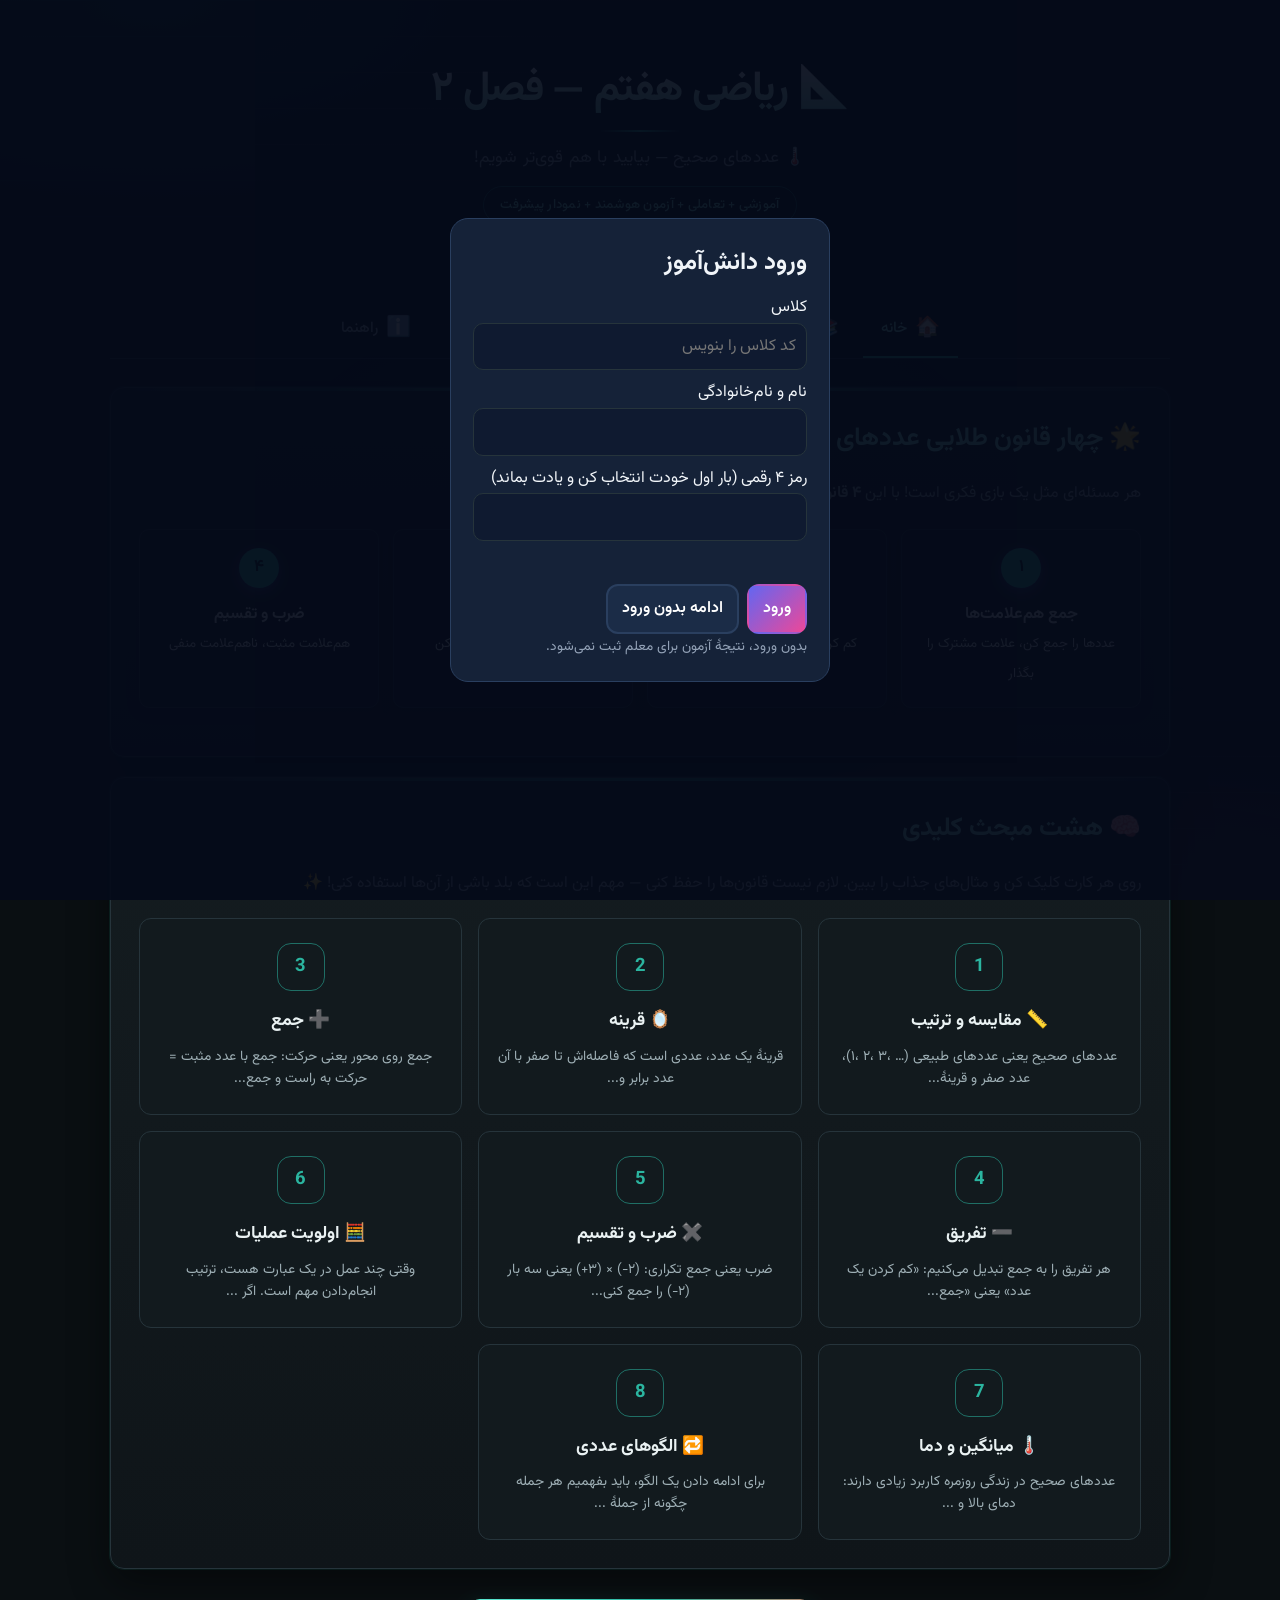
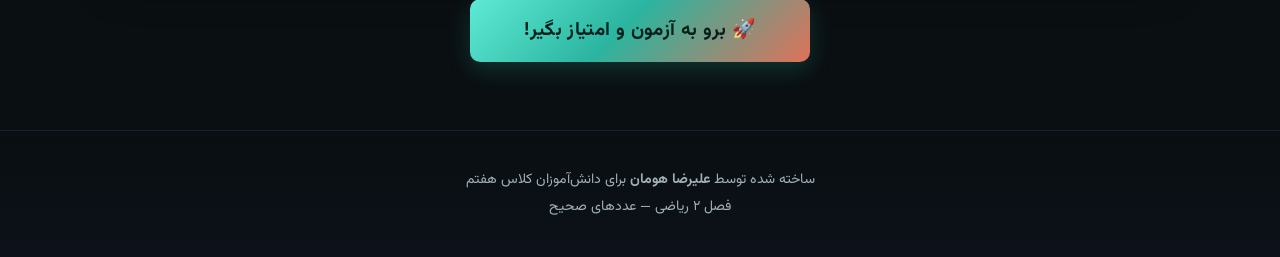
<file: g7-c2/index.html>
<!DOCTYPE html>
<html lang="fa" dir="rtl">
<head>
<meta charset="UTF-8">
<meta name="viewport" content="width=device-width, initial-scale=1.0">
<title>ریاضی هفتم | فصل ۲: عددهای صحیح</title>
<link href="https://fonts.googleapis.com/css2?family=Vazirmatn:wght@300;400;500;600;700;800&display=swap" rel="stylesheet" media="print" onload="this.media='all'">
<style>
:root {
  --primary: #6366f1;
  --primary-dark: #4f46e5;
  --secondary: #ec4899;
  --success: #10b981;
  --warning: #f59e0b;
  --danger: #ef4444;
  --bg: #0b1224;
  --card: #152238;
  --card-hover: #1e3350;
  --text: #f1f5f9;
  --text-muted: #94a3b8;
  --border: #2a3f5f;
  --easy: #10b981;
  --medium: #f59e0b;
  --hard: #ef4444;
  --gradient: linear-gradient(135deg, #6366f1 0%, #a855f7 45%, #ec4899 100%);
  --glow: 0 0 40px rgba(99,102,241,0.25);
  --radius: 20px;
  --shadow-card: 0 10px 40px rgba(0,0,0,0.35), 0 0 0 1px rgba(99,102,241,0.08);
}
* { margin:0; padding:0; box-sizing:border-box; }
body {
  font-family: 'Vazirmatn', 'Vazir', 'IRANSans', Tahoma, 'Segoe UI', Arial, sans-serif;
  background: var(--bg);
  color: var(--text);
  min-height: 100vh;
  line-height: 1.75;
  overflow-x: hidden;
  -webkit-font-smoothing: antialiased;
}
.bg-pattern {
  position: fixed; inset:0; z-index:-1;
  background:
    radial-gradient(ellipse 80% 50% at 15% 10%, rgba(99,102,241,0.22) 0%, transparent 50%),
    radial-gradient(ellipse 70% 45% at 85% 80%, rgba(236,72,153,0.16) 0%, transparent 50%),
    radial-gradient(ellipse 60% 40% at 50% 50%, rgba(16,185,129,0.08) 0%, transparent 55%),
    radial-gradient(circle at 70% 20%, rgba(168,85,247,0.08) 0%, transparent 35%);
}
.bg-pattern::after {
  content: '';
  position: absolute; inset: 0;
  background-image: radial-gradient(rgba(148,163,184,0.06) 1px, transparent 1px);
  background-size: 28px 28px;
  pointer-events: none;
  opacity: 0.5;
}
.container { max-width: 1100px; margin: 0 auto; padding: 20px; }
header {
  text-align: center;
  padding: 36px 20px 22px;
  position: relative;
}
header h1 {
  font-size: 2.35rem;
  font-weight: 800;
  background: var(--gradient);
  -webkit-background-clip: text;
  background-clip: text;
  -webkit-text-fill-color: transparent;
  margin-bottom: 10px;
  letter-spacing: -0.02em;
  filter: drop-shadow(0 4px 20px rgba(99,102,241,0.35));
}
header p { color: var(--text-muted); font-size: 1.08rem; font-weight: 500; }
.badge {
  display: inline-block;
  background: linear-gradient(135deg, rgba(99,102,241,0.25), rgba(236,72,153,0.18));
  color: #c4b5fd;
  padding: 6px 16px;
  border-radius: 999px;
  font-size: 0.82rem;
  margin-top: 12px;
  border: 1px solid rgba(167,139,250,0.35);
  box-shadow: 0 4px 16px rgba(99,102,241,0.15);
  font-weight: 600;
}

/* Navigation */
.nav {
  display: flex;
  gap: 10px;
  justify-content: center;
  flex-wrap: wrap;
  margin: 25px 0 30px;
}
.nav-btn {
  background: rgba(21, 34, 56, 0.85);
  border: 2px solid var(--border);
  color: var(--text);
  padding: 12px 20px;
  border-radius: 16px;
  font-family: inherit;
  font-size: 0.95rem;
  font-weight: 600;
  cursor: pointer;
  transition: all 0.28s cubic-bezier(0.34, 1.2, 0.64, 1);
  display: flex;
  align-items: center;
  gap: 8px;
  backdrop-filter: blur(8px);
}
.nav-btn:hover {
  border-color: rgba(99,102,241,0.6);
  transform: translateY(-3px);
  box-shadow: 0 10px 24px rgba(99,102,241,0.2);
  background: rgba(99,102,241,0.15);
}
.nav-btn.active {
  background: var(--gradient);
  border-color: transparent;
  transform: translateY(-2px);
  box-shadow: 0 10px 28px rgba(99,102,241,0.4);
  color: #fff;
}
.nav-btn .icon { font-size: 1.25rem; }

/* Cards */
.card {
  background: linear-gradient(165deg, rgba(30,45,70,0.95) 0%, rgba(21,34,56,0.98) 100%);
  border-radius: var(--radius);
  padding: 28px;
  margin-bottom: 20px;
  border: 1px solid rgba(99,102,241,0.18);
  box-shadow: var(--shadow-card);
  transition: all 0.35s ease;
  position: relative;
  overflow: hidden;
}
.card::before {
  content: '';
  position: absolute; top: 0; left: 0; right: 0; height: 3px;
  background: var(--gradient);
  opacity: 0.7;
}
.card:hover {
  border-color: rgba(99,102,241,0.4);
  box-shadow: 0 14px 48px rgba(0,0,0,0.4), 0 0 0 1px rgba(99,102,241,0.2);
  transform: translateY(-2px);
}
.card h2 {
  font-size: 1.4rem;
  margin-bottom: 16px;
  display: flex;
  align-items: center;
  gap: 10px;
  font-weight: 800;
}
.card h3 {
  font-size: 1.15rem;
  color: #c4b5fd;
  margin: 18px 0 10px;
  font-weight: 700;
}
.section { display: none; animation: fadeIn 0.4s ease; }
.section.active { display: block; }
@keyframes fadeIn {
  from { opacity:0; transform: translateY(12px); }
  to { opacity:1; transform: translateY(0); }
}

/* Strategy grid */
.strategy-grid {
  display: grid;
  grid-template-columns: repeat(auto-fill, minmax(240px, 1fr));
  gap: 16px;
  margin-top: 20px;
}
.strategy-card {
  background: linear-gradient(160deg, rgba(36,52,80,0.9), rgba(15,23,42,0.95));
  border: 1px solid rgba(99,102,241,0.2);
  border-radius: 18px;
  padding: 24px 18px;
  cursor: pointer;
  transition: all 0.35s cubic-bezier(0.34, 1.2, 0.64, 1);
  text-align: center;
  position: relative;
  overflow: hidden;
  box-shadow: 0 6px 20px rgba(0,0,0,0.2);
}
.strategy-card::before {
  content: '';
  position: absolute;
  top:0; left:0; right:0;
  height: 4px;
  background: var(--gradient);
  opacity: 0;
  transition: opacity 0.3s;
}
.strategy-card::after {
  content: '';
  position: absolute;
  inset: 0;
  background: radial-gradient(circle at 50% 0%, rgba(99,102,241,0.12), transparent 60%);
  opacity: 0;
  transition: opacity 0.3s;
  pointer-events: none;
}
.strategy-card:hover {
  transform: translateY(-8px) scale(1.02);
  border-color: rgba(129,140,248,0.55);
  box-shadow: 0 16px 40px rgba(99,102,241,0.28);
}
.strategy-card:hover::before,
.strategy-card:hover::after { opacity:1; }
.strategy-card .num {
  width: 48px; height: 48px;
  background: var(--gradient);
  border-radius: 14px;
  display: flex; align-items: center; justify-content: center;
  font-weight: 800; font-size: 1.15rem;
  margin: 0 auto 14px;
  box-shadow: 0 6px 18px rgba(99,102,241,0.4);
  color: #fff;
}
.strategy-card h4 { font-size: 1.08rem; margin-bottom: 8px; font-weight: 700; }
.strategy-card p { font-size: 0.86rem; color: var(--text-muted); line-height: 1.6; }

/* Strategy detail */
.strategy-detail { display: none; }
.strategy-detail.active { display: block; }
.example-box {
  background: linear-gradient(145deg, rgba(99,102,241,0.12), rgba(15,23,42,0.4));
  border: 1px solid rgba(99,102,241,0.3);
  border-radius: 16px;
  padding: 20px;
  margin: 16px 0;
  box-shadow: 0 4px 16px rgba(0,0,0,0.12);
}
.example-box .label {
  display: inline-block;
  background: var(--gradient);
  color: white;
  padding: 4px 14px;
  border-radius: 999px;
  font-size: 0.8rem;
  margin-bottom: 12px;
  font-weight: 700;
  box-shadow: 0 4px 12px rgba(99,102,241,0.3);
}
.answer-box {
  background: linear-gradient(145deg, rgba(16,185,129,0.12), rgba(15,23,42,0.35));
  border: 1px solid rgba(16,185,129,0.3);
  border-radius: 16px;
  padding: 18px;
  margin-top: 14px;
  line-height: 1.9;
}
.answer-box .step {
  margin: 8px 0;
  padding-right: 10px;
  border-right: 3px solid rgba(16,185,129,0.35);
}
.answer-box .final {
  margin-top: 14px;
  padding: 12px 16px;
  background: rgba(16,185,129,0.22);
  border-radius: 12px;
  font-weight: 800;
  color: #34d399;
  text-align: center;
  font-size: 1.05rem;
  box-shadow: 0 0 20px rgba(16,185,129,0.15);
}
.tip-box {
  background: linear-gradient(145deg, rgba(245,158,11,0.14), rgba(15,23,42,0.3));
  border: 1px solid rgba(245,158,11,0.35);
  border-radius: 14px;
  padding: 16px 18px;
  margin: 18px 0;
  font-size: 0.95rem;
  box-shadow: 0 4px 14px rgba(245,158,11,0.08);
}
.tip-box strong { color: #fbbf24; }
.back-btn {
  background: transparent;
  border: 1px solid var(--border);
  color: var(--text-muted);
  padding: 8px 18px;
  border-radius: 10px;
  font-family: inherit;
  cursor: pointer;
  margin-bottom: 18px;
  transition: all 0.2s;
}
.back-btn:hover { border-color: var(--primary); color: var(--primary); }

/* Quiz setup */
.level-cards {
  display: grid;
  grid-template-columns: repeat(3, 1fr);
  gap: 16px;
  margin: 24px 0;
}
.level-card {
  background: linear-gradient(160deg, rgba(30,45,70,0.9), rgba(15,23,42,0.95));
  border: 2px solid var(--border);
  border-radius: 18px;
  padding: 26px 16px;
  text-align: center;
  cursor: pointer;
  transition: all 0.3s cubic-bezier(0.34, 1.2, 0.64, 1);
  box-shadow: 0 6px 18px rgba(0,0,0,0.2);
}
.level-card:hover, .level-card.selected {
  transform: scale(1.04) translateY(-3px);
}
.level-card.easy:hover, .level-card.easy.selected { border-color: var(--easy); box-shadow: 0 0 28px rgba(16,185,129,0.3); background: linear-gradient(160deg, rgba(16,185,129,0.12), rgba(15,23,42,0.95)); }
.level-card.medium:hover, .level-card.medium.selected { border-color: var(--medium); box-shadow: 0 0 28px rgba(245,158,11,0.3); background: linear-gradient(160deg, rgba(245,158,11,0.12), rgba(15,23,42,0.95)); }
.level-card.hard:hover, .level-card.hard.selected { border-color: var(--hard); box-shadow: 0 0 28px rgba(239,68,68,0.3); background: linear-gradient(160deg, rgba(239,68,68,0.12), rgba(15,23,42,0.95)); }
.level-card .emoji { font-size: 2.4rem; margin-bottom: 10px; filter: drop-shadow(0 4px 8px rgba(0,0,0,0.3)); }
.level-card h3 { margin-bottom: 6px; font-weight: 800; }
.level-card p { font-size: 0.85rem; color: var(--text-muted); line-height: 1.5; }

.q-count {
  display: flex;
  gap: 10px;
  justify-content: center;
  margin: 20px 0;
  flex-wrap: wrap;
}
.q-count button {
  background: rgba(21,34,56,0.9);
  border: 2px solid var(--border);
  color: var(--text);
  padding: 11px 22px;
  border-radius: 14px;
  font-family: inherit;
  font-weight: 700;
  cursor: pointer;
  transition: all 0.25s;
}
.q-count button:hover {
  border-color: rgba(99,102,241,0.6);
  background: rgba(99,102,241,0.15);
}
.q-count button.selected {
  background: var(--gradient);
  border-color: transparent;
  color: #fff;
  box-shadow: 0 6px 18px rgba(99,102,241,0.35);
}

.start-quiz-btn {
  display: block;
  width: 100%;
  max-width: 340px;
  margin: 24px auto 0;
  background: var(--gradient);
  border: none;
  color: white;
  padding: 17px 32px;
  border-radius: 18px;
  font-family: inherit;
  font-size: 1.18rem;
  font-weight: 800;
  cursor: pointer;
  transition: all 0.35s cubic-bezier(0.34, 1.2, 0.64, 1);
  box-shadow: 0 10px 30px rgba(99,102,241,0.4), inset 0 1px 0 rgba(255,255,255,0.2);
  letter-spacing: 0.02em;
  position: relative;
  overflow: hidden;
}
.start-quiz-btn::after {
  content: '';
  position: absolute; top: 0; left: -100%; width: 60%; height: 100%;
  background: linear-gradient(90deg, transparent, rgba(255,255,255,0.25), transparent);
  transition: left 0.6s;
}
.start-quiz-btn:hover {
  transform: translateY(-4px) scale(1.02);
  box-shadow: 0 16px 40px rgba(99,102,241,0.5), inset 0 1px 0 rgba(255,255,255,0.25);
}
.start-quiz-btn:hover::after { left: 120%; }
.start-quiz-btn:disabled {
  opacity: 0.5;
  cursor: not-allowed;
  transform: none;
}
.start-quiz-btn:disabled::after { display: none; }

/* Quiz UI */
.quiz-header {
  display: flex;
  justify-content: space-between;
  align-items: center;
  flex-wrap: wrap;
  gap: 12px;
  margin-bottom: 20px;
}
.progress-bar-wrap {
  flex: 1;
  min-width: 150px;
  height: 10px;
  background: var(--border);
  border-radius: 10px;
  overflow: hidden;
}
.progress-bar {
  height: 100%;
  background: var(--gradient);
  border-radius: 10px;
  transition: width 0.45s cubic-bezier(0.34, 1.2, 0.64, 1);
  box-shadow: 0 0 12px rgba(99,102,241,0.5);
}
.score-display {
  background: linear-gradient(135deg, rgba(99,102,241,0.22), rgba(236,72,153,0.12));
  padding: 8px 18px;
  border-radius: 14px;
  font-weight: 800;
  font-size: 1.08rem;
  border: 1px solid rgba(99,102,241,0.3);
  box-shadow: 0 4px 12px rgba(99,102,241,0.15);
}
.question-card {
  background: linear-gradient(165deg, rgba(30,45,70,0.95), rgba(21,34,56,0.98));
  border-radius: 22px;
  padding: 28px;
  border: 1px solid rgba(99,102,241,0.2);
  margin-bottom: 20px;
  box-shadow: var(--shadow-card);
}
.q-meta {
  display: flex;
  gap: 10px;
  margin-bottom: 16px;
  flex-wrap: wrap;
}
.q-tag {
  padding: 3px 12px;
  border-radius: 8px;
  font-size: 0.8rem;
  font-weight: 600;
}
.q-tag.level-easy { background: rgba(16,185,129,0.2); color: #34d399; }
.q-tag.level-medium { background: rgba(245,158,11,0.2); color: #fbbf24; }
.q-tag.level-hard { background: rgba(239,68,68,0.2); color: #f87171; }
.q-tag.strategy { background: rgba(99,102,241,0.2); color: #a5b4fc; }
.question-text {
  font-size: 1.15rem;
  font-weight: 500;
  margin-bottom: 22px;
  line-height: 1.8;
}
.options {
  display: flex;
  flex-direction: column;
  gap: 12px;
}
.option {
  background: rgba(15,23,42,0.7);
  border: 2px solid var(--border);
  border-radius: 16px;
  padding: 15px 18px;
  cursor: pointer;
  transition: all 0.25s ease;
  display: flex;
  align-items: center;
  gap: 14px;
  font-size: 1.02rem;
  box-shadow: 0 2px 8px rgba(0,0,0,0.15);
}
.option:hover { border-color: rgba(99,102,241,0.7); background: rgba(99,102,241,0.12); transform: translateX(-4px); }
.option.selected { border-color: var(--primary); background: rgba(99,102,241,0.22); box-shadow: 0 0 0 3px rgba(99,102,241,0.2); }
.option.correct { border-color: var(--success); background: rgba(16,185,129,0.22); box-shadow: 0 0 0 3px rgba(16,185,129,0.2); }
.option.wrong { border-color: var(--danger); background: rgba(239,68,68,0.18); box-shadow: 0 0 0 3px rgba(239,68,68,0.15); }
.option .opt-letter {
  width: 36px; height: 36px;
  background: rgba(51,65,85,0.9);
  border-radius: 10px;
  display: flex; align-items: center; justify-content: center;
  font-weight: 800;
  flex-shrink: 0;
  font-size: 0.95rem;
  transition: background 0.2s;
}
.option.selected .opt-letter { background: var(--primary); color: #fff; }
.option.correct .opt-letter { background: var(--success); color: #fff; }
.option.wrong .opt-letter { background: var(--danger); color: #fff; }

.quiz-actions {
  display: flex;
  gap: 12px;
  justify-content: center;
  margin-top: 20px;
  flex-wrap: wrap;
}
.btn {
  padding: 12px 28px;
  border-radius: 12px;
  font-family: inherit;
  font-size: 1rem;
  font-weight: 600;
  cursor: pointer;
  border: none;
  transition: all 0.25s;
}
.btn-primary {
  background: var(--gradient);
  color: white;
  box-shadow: 0 6px 20px rgba(99,102,241,0.35);
  border: none;
}
.btn-primary:hover { transform: translateY(-3px); box-shadow: 0 10px 28px rgba(99,102,241,0.45); }
.btn-secondary {
  background: var(--card);
  color: var(--text);
  border: 2px solid var(--border);
}
.btn-secondary:hover { border-color: var(--primary); }
.btn:disabled { opacity: 0.5; cursor: not-allowed; transform: none !important; }

.feedback {
  margin-top: 18px;
  padding: 14px 18px;
  border-radius: 12px;
  font-weight: 500;
  display: none;
  line-height: 1.8;
}
.feedback.show { display: block; }
.feedback.correct { background: rgba(16,185,129,0.15); border: 1px solid rgba(16,185,129,0.3); color: #34d399; }
.feedback.wrong { background: rgba(239,68,68,0.15); border: 1px solid rgba(239,68,68,0.3); color: #f87171; }
.feedback small { display: block; margin-top: 8px; color: var(--text-muted); font-size: 0.92rem; }

/* Result */
.result-card {
  text-align: center;
  padding: 40px 28px;
}
.result-card .big-score {
  font-size: 4.2rem;
  font-weight: 800;
  background: var(--gradient);
  -webkit-background-clip: text;
  background-clip: text;
  -webkit-text-fill-color: transparent;
  margin: 16px 0;
  filter: drop-shadow(0 6px 24px rgba(99,102,241,0.4));
}
.stars { font-size: 2.6rem; margin: 14px 0; letter-spacing: 8px; filter: drop-shadow(0 4px 12px rgba(251,191,36,0.4)); }
.motivational {
  font-size: 1.25rem;
  margin: 16px 0;
  color: #c4b5fd;
  font-weight: 600;
}
.result-stats {
  display: flex;
  justify-content: center;
  gap: 30px;
  margin: 24px 0;
  flex-wrap: wrap;
}
.stat {
  text-align: center;
}
.stat .num { font-size: 1.8rem; font-weight: 800; }
.stat .label { font-size: 0.85rem; color: var(--text-muted); }

.diagram-box {
  background: linear-gradient(160deg, rgba(15,23,42,0.75), rgba(30,41,59,0.5));
  border: 1px solid rgba(99,102,241,0.3);
  border-radius: 14px;
  padding: 18px;
  margin: 14px 0;
  text-align: center;
  overflow-x: auto;
  box-shadow: inset 0 0 30px rgba(99,102,241,0.05);
}
.diagram-box svg {
  max-width: 100%;
  height: auto;
  display: inline-block;
}
.diagram-caption {
  font-size: 0.8rem;
  color: var(--text-muted);
  margin-top: 8px;
}

/* Steps */
.steps {
  display: grid;
  grid-template-columns: repeat(auto-fit, minmax(200px, 1fr));
  gap: 14px;
  margin: 20px 0;
}
.step {
  background: linear-gradient(160deg, rgba(99,102,241,0.12), rgba(15,23,42,0.5));
  border: 1px solid rgba(99,102,241,0.28);
  border-radius: 16px;
  padding: 18px 14px;
  text-align: center;
  transition: transform 0.25s, box-shadow 0.25s;
  box-shadow: 0 4px 14px rgba(0,0,0,0.15);
}
.step:hover { transform: translateY(-4px); box-shadow: 0 8px 22px rgba(99,102,241,0.2); }
.step .step-num {
  width: 40px; height: 40px;
  background: var(--gradient);
  border-radius: 50%;
  display: flex; align-items: center; justify-content: center;
  margin: 0 auto 12px;
  font-weight: 800;
  color: #fff;
  box-shadow: 0 4px 14px rgba(99,102,241,0.4);
  font-size: 1.05rem;
}

/* Confetti */
.confetti-container {
  position: fixed; inset:0; pointer-events: none; z-index: 999;
  overflow: hidden;
}
.confetti {
  position: absolute;
  width: 10px; height: 10px;
  opacity: 0.9;
  animation: fall linear forwards;
}
@keyframes fall {
  to { transform: translateY(100vh) rotate(720deg); opacity: 0; }
}
@keyframes softPulse {
  0%, 100% { box-shadow: 0 10px 30px rgba(99,102,241,0.4), inset 0 1px 0 rgba(255,255,255,0.2); }
  50% { box-shadow: 0 12px 36px rgba(236,72,153,0.45), inset 0 1px 0 rgba(255,255,255,0.25); }
}
.start-quiz-btn:not(:disabled) {
  animation: softPulse 2.8s ease-in-out infinite;
}
.start-quiz-btn:hover:not(:disabled) {
  animation: none;
}

/* Footer */
footer {
  text-align: center;
  padding: 36px 20px;
  color: var(--text-muted);
  font-size: 0.88rem;
  margin-top: 48px;
  border-top: 1px solid rgba(99,102,241,0.15);
  background: linear-gradient(180deg, transparent, rgba(99,102,241,0.04));
  line-height: 1.9;
}

/* Responsive */
@media (max-width: 600px) {
  header h1 { font-size: 1.65rem; }
  header { padding: 24px 12px 16px; }
  .level-cards { grid-template-columns: 1fr 1fr; }
  .strategy-grid { grid-template-columns: 1fr 1fr; }
  .question-text { font-size: 1.05rem; }
  .nav-btn { padding: 10px 14px; font-size: 0.88rem; }
  .card { padding: 20px 14px; }
}
@media (max-width: 400px) {
  .strategy-grid { grid-template-columns: 1fr; }
}
table {
  width: 100%;
  border-collapse: collapse;
  margin: 12px 0;
  font-size: 0.9rem;
}
th, td {
  border: 1px solid var(--border);
  padding: 8px 10px;
  text-align: center;
}
th { background: rgba(99,102,241,0.2); }

/* ===== Progress tracking ===== */
.student-box { max-width: 420px; margin: 20px auto 0; text-align: center; }
.student-box label { display:block; font-weight:600; margin-bottom:8px; color:#a5b4fc; }
.student-box input, .pg-toolbar select {
  width: 100%; background: var(--bg); color: var(--text); border: 2px solid var(--border);
  border-radius: 12px; padding: 10px 14px; font-family: inherit; font-size: 1rem; text-align: center;
}
.pg-toolbar select { width: auto; min-width: 180px; padding: 8px 14px; }
.student-box input:focus, .pg-toolbar select:focus { outline: none; border-color: var(--primary); }
.pg-toolbar { display:flex; gap:14px; flex-wrap:wrap; align-items:center; justify-content:space-between; margin: 14px 0 22px; }
.pg-toolbar .grp { display:flex; gap:8px; align-items:center; flex-wrap:wrap; }
.pg-chip { background: var(--bg); border: 2px solid var(--border); color: var(--text-muted); padding: 6px 16px; border-radius: 20px; font-family: inherit; font-size: .9rem; cursor: pointer; transition: all .2s; }
.pg-chip:hover { border-color: var(--primary); color: var(--text); }
.pg-chip.on { background: var(--primary); border-color: var(--primary); color: #fff; }
.pg-profile { display:grid; grid-template-columns: repeat(auto-fit, minmax(210px, 1fr)); gap: 10px; margin-bottom: 18px; padding: 14px; border-radius: 16px; background: linear-gradient(135deg, rgba(99,102,241,.14), rgba(236,72,153,.08)); border: 1px solid rgba(167,139,250,.3); }
.pg-profile .pf { background: rgba(15,23,42,.55); border: 1px solid rgba(99,102,241,.2); border-radius: 12px; padding: 10px 14px; min-width: 0; }
.pg-profile .pf small { display:block; color: var(--text-muted); font-size: .78rem; font-weight: 500; margin-bottom: 2px; }
.pg-profile .pf strong { display:block; font-size: 1.02rem; font-weight: 700; color: #e0e7ff; line-height: 1.6; white-space: normal; overflow-wrap: anywhere; word-break: normal; }
.pg-profile .pf.wide { grid-column: 1 / -1; }
.pg-profile .pf.wide strong { font-size: 1.2rem; color: #fff; }
.pg-profile .pf strong.na { color: var(--text-muted); font-weight: 500; }
.pg-stats { display:grid; grid-template-columns: repeat(auto-fit, minmax(130px, 1fr)); gap: 12px; margin-bottom: 18px; }
.pg-stat { background: rgba(99,102,241,.1); border: 1px solid rgba(99,102,241,.25); border-radius: 14px; padding: 14px 10px; text-align: center; }
.pg-stat b { display:block; font-size: 1.7rem; font-weight: 800; color: #c7d2fe; line-height: 1.3; }
.pg-stat span { font-size: .85rem; color: var(--text-muted); }
.pg-insight { border-radius: 12px; padding: 14px 16px; margin-bottom: 18px; font-weight: 600; border: 1px solid; }
.pg-insight.up { background: rgba(16,185,129,.12); border-color: rgba(16,185,129,.35); color: #6ee7b7; }
.pg-insight.down { background: rgba(239,68,68,.1); border-color: rgba(239,68,68,.3); color: #fca5a5; }
.pg-insight.flat { background: rgba(245,158,11,.1); border-color: rgba(245,158,11,.3); color: #fcd34d; }
.pg-insight small { display:block; font-weight: 400; color: var(--text-muted); margin-top: 4px; }
.pg-chart { background: rgba(15,23,42,.55); border: 1px solid var(--border); border-radius: 14px; padding: 12px 8px 6px; direction: ltr; }
.pg-legend { display:flex; gap:16px; flex-wrap:wrap; justify-content:center; font-size:.82rem; color: var(--text-muted); margin: 10px 0 4px; }
.pg-legend i { display:inline-block; width:10px; height:10px; border-radius:50%; margin-left:5px; vertical-align:middle; }
.pg-legend i.ln { width:18px; height:0; border-top:2px dashed #f472b6; border-radius:0; }
.pg-srow { display:grid; grid-template-columns: minmax(120px, 190px) 1fr 120px; gap: 12px; align-items:center; margin: 10px 0; }
.pg-sname { font-size: .92rem; }
.pg-sbar { height: 12px; background: var(--bg); border-radius: 8px; overflow: hidden; border: 1px solid var(--border); }
.pg-sbar div { height: 100%; border-radius: 8px; transition: width .6s; }
.pg-sval { font-size: .88rem; font-weight: 700; }
.pg-sval small { color: var(--text-muted); font-weight: 400; }
.pg-delta { display:inline-block; font-size:.75rem; padding:1px 8px; border-radius:10px; margin-right:6px; font-weight:700; }
.pg-delta.up { background: rgba(16,185,129,.2); color:#6ee7b7; }
.pg-delta.down { background: rgba(239,68,68,.18); color:#fca5a5; }
.pg-actions { display:flex; gap:12px; flex-wrap:wrap; justify-content:center; margin-top: 22px; }
.pg-empty { text-align:center; padding: 36px 10px; color: var(--text-muted); }
.pg-empty .big { font-size: 3rem; }
.pg-warn { background: rgba(245,158,11,.12); border:1px solid rgba(245,158,11,.3); color:#fcd34d; border-radius:10px; padding:10px 14px; font-size:.85rem; margin-bottom:14px; }
.result-compare { display:none; margin: 14px auto 0; max-width: 460px; background: rgba(99,102,241,.12); border:1px solid rgba(99,102,241,.3); border-radius: 12px; padding: 12px 16px; line-height: 1.9; }
.pg-tablewrap { overflow-x:auto; }
.pg-mini-grid { display:grid; grid-template-columns: repeat(auto-fill, minmax(260px, 1fr)); gap: 14px; margin-top: 8px; }
.pg-mini { background: rgba(15,23,42,.55); border: 1px solid var(--border); border-radius: 14px; padding: 12px 10px 6px; }
.pg-mini-h { display:flex; justify-content:space-between; align-items:baseline; gap:8px; padding: 0 6px 4px; font-size:.92rem; font-weight:600; }
.pg-mini-h small { color: var(--text-muted); font-weight:400; font-size:.78rem; }
.pg-mini svg { direction: ltr; display:block; }
.pg-mini .nodata { color: var(--text-muted); font-size:.82rem; text-align:center; padding: 34px 8px; }
@media (max-width: 600px) { .pg-srow { grid-template-columns: 1fr; gap: 4px; } }

/* ===== v4: accessibility & quiz additions ===== */
:focus-visible { outline: 3px solid #a5b4fc; outline-offset: 2px; }
.level-cards { grid-template-columns: repeat(auto-fit, minmax(140px, 1fr)); }
.level-card.mixed:hover, .level-card.mixed.selected { border-color: #38bdf8; box-shadow: 0 0 28px rgba(56,189,248,0.35); background: linear-gradient(160deg, rgba(56,189,248,0.12), rgba(15,23,42,0.95)); }
.level-card { cursor: pointer; }
button.option { font-family: inherit; color: inherit; text-align: right; width: 100%; }
button.option:disabled { opacity: 1; color: inherit; cursor: default; }
.q-count button:disabled { opacity: .4; cursor: not-allowed; }
.quiz-notice { min-height: 1.4em; text-align: center; color: #fcd34d; font-size: .9rem; margin: 10px 0 0; }
.score-note { color: var(--text-muted); font-size: .88rem; margin: -6px auto 10px; max-width: 520px; line-height: 1.9; }
.rv-wrap { text-align: right; margin: 18px auto 0; max-width: 700px; }
.rv-wrap h3 { margin-bottom: 10px; }
details.rv { background: rgba(15,23,42,.55); border: 1px solid var(--border); border-radius: 12px; margin: 8px 0; padding: 10px 14px; }
details.rv summary { cursor: pointer; font-weight: 600; line-height: 1.8; }
details.rv .rv-body { margin-top: 8px; font-size: .92rem; line-height: 1.9; }
details.rv .rv-ok { color: #34d399; } details.rv .rv-bad { color: #f87171; } details.rv .rv-ex { color: var(--text-muted); }
.rv-tag { display:inline-block; font-size:.72rem; padding:1px 8px; border-radius:10px; margin-left:6px; }
.rv-tag.wrong { background: rgba(239,68,68,.2); color:#fca5a5; } .rv-tag.skip { background: rgba(245,158,11,.2); color:#fcd34d; }
.pg-warn.ok { background: rgba(16,185,129,.12); border-color: rgba(16,185,129,.35); color: #6ee7b7; }
.pg-note { color: var(--text-muted); font-size: .82rem; margin: 8px 4px 0; line-height: 1.9; }
@media (prefers-reduced-motion: reduce) {
  *, *::before, *::after { animation-duration: .001ms !important; animation-iteration-count: 1 !important; transition-duration: .001ms !important; scroll-behavior: auto !important; }
}

/* ===== v4.1: mobile fit for lesson cards, diagrams and tables ===== */
.diagram-box svg { min-width: 300px; width: 100%; }
.diagram-box table { width: 100%; table-layout: auto; }
@media (max-width: 600px) {
  .container { padding: 10px 6px; }
  .card { padding: 16px 12px; border-radius: 16px; }
  .example-box { padding: 12px 8px; }
  .diagram-box { padding: 8px 2px; }
  .diagram-box table { font-size: .8rem !important; min-width: 0 !important; margin: 0 auto; }
  .diagram-box th, .diagram-box td { padding: 6px 4px; }
  .answer-box .step, .step { padding-left: 10px; padding-right: 10px; }
}

/* ===== v4.2: student full name ===== */
.student-box { max-width: 640px; }
.student-box .name-grid { display: grid; grid-template-columns: 1fr 1fr; gap: 12px; text-align: right; }
.student-box { max-width: 640px; }
@media (min-width: 700px) {
  .student-box .name-grid { grid-template-columns: 1fr 1fr 1fr; }
}
.student-box .name-grid label { font-weight: 500; font-size: .88rem; margin-bottom: 4px; color: var(--text-muted); }
.student-box input.invalid { border-color: #ef4444; }
.student-box input { text-align: right; }
.field-error { color: #fca5a5; min-height: 1.4em; font-size: .88rem; margin: 8px 0 0; text-align: center; }
.known-students { margin-top: 12px; text-align: right; }
.known-students select { width: 100%; background: var(--bg); color: var(--text); border: 2px solid var(--border); border-radius: 12px; padding: 8px 12px; font-family: inherit; font-size: .95rem; }
.pg-rename { margin-top: 14px; padding: 14px; border: 1px solid var(--border); border-radius: 14px; background: rgba(15,23,42,.55); }
.pg-rename[hidden] { display: none; }
.pg-rename .name-grid { display: grid; grid-template-columns: 1fr 1fr; gap: 12px; }
.pg-rename input { width: 100%; background: var(--bg); color: var(--text); border: 2px solid var(--border); border-radius: 12px; padding: 8px 12px; font-family: inherit; font-size: 1rem; }
.pg-rename label { display: block; font-size: .85rem; color: var(--text-muted); margin-bottom: 4px; }
@media (max-width: 480px) { .student-box .name-grid, .pg-rename .name-grid { grid-template-columns: 1fr; } }
.mth{direction:ltr;unicode-bidi:isolate;display:inline-block}
.diagram-box svg.sm{min-width:0;width:auto;max-width:100%}
#lg{position:fixed;inset:0;background:rgba(5,10,25,.93);display:none;align-items:center;justify-content:center;padding:16px;z-index:9999}
#lg .box{width:100%;max-width:380px;background:#152238;border:1px solid #2a3f5f;border-radius:18px;padding:22px;color:#f1f5f9;font-family:inherit}
#lg label{display:block;margin:8px 0}#lg input{width:100%;font:inherit;background:#0f1a30;color:#f1f5f9;border:1px solid #2a3f5f;border-radius:10px;padding:8px 10px}
#lg .r{display:flex;gap:8px;margin-top:10px;flex-wrap:wrap}#lg button{font:inherit;font-weight:600;color:#fff;background:#1b2c47;border:2px solid #2a3f5f;border-radius:12px;padding:8px 14px;cursor:pointer}#lg button.p{background:linear-gradient(135deg,#6366f1,#ec4899);border-color:transparent}
#lgm{color:#fca5a5;min-height:1.6em}#who{text-align:center;color:#94a3b8;margin:6px 0}#sst{position:fixed;bottom:14px;left:50%;transform:translateX(-50%);background:#152238;border:1px solid #2a3f5f;color:#f1f5f9;border-radius:12px;padding:8px 16px;z-index:9998;display:none}
</style>
<link href="https://fonts.googleapis.com/css2?family=Vazirmatn:wght@300;400;500;600;700;800&amp;display=swap" rel="stylesheet">
<style id="theme-ink-saffron">
:root{
 --primary:#2bb5a0; --primary-dark:#1e8f7e; --secondary:#e0715a; --success:#3fa796; --warning:#2bb5a0; --danger:#d9534f;
 --bg:#0a0f12; --card:#11181c; --card-hover:#18232a; --text:#eaf2f3; --text-muted:#9fb0b6; --border:#26343b;
 --easy:#3fa796; --medium:#2bb5a0; --hard:#d9634f;
 --gradient:linear-gradient(135deg,#5eead4 0%,#2bb5a0 45%,#e0715a 100%);
 --glow:0 0 30px rgba(43,181,160,.15); --radius:14px;
 --shadow-card:0 14px 40px rgba(0,0,0,.45),0 0 0 1px rgba(43,181,160,.14);
 --serif:'Vazirmatn',sans-serif;
}
body{font-family:'Vazirmatn','Vazir',Tahoma,sans-serif;line-height:1.85;background:var(--bg)}
h1,h2,h3,h4,.card h2,.card h3,.strategy-card h4,.level-card h3,.big-score{font-family:var(--serif)!important;font-weight:700;letter-spacing:0}
.bg-pattern{background:
 radial-gradient(ellipse 70% 45% at 12% 0%,rgba(43,181,160,.14),transparent 60%),
 radial-gradient(ellipse 60% 40% at 92% 100%,rgba(224,113,90,.12),transparent 60%),
 radial-gradient(ellipse 50% 40% at 50% 55%,rgba(63,167,150,.05),transparent 60%)}
.bg-pattern::after{background-image:linear-gradient(rgba(234,242,243,.025) 1px,transparent 1px);background-size:100% 36px;opacity:.7}
header{padding:44px 20px 18px}
header h1{font-size:2.6rem;font-weight:700;line-height:1.25;filter:none;background:linear-gradient(180deg,#ffffff,#a6f0e3 60%,#4fd1bb);-webkit-background-clip:text;background-clip:text}
header h1::after{content:"";display:block;width:84px;height:2px;margin:14px auto 0;background:linear-gradient(90deg,transparent,#2bb5a0,transparent)}
header p{color:var(--text-muted);font-weight:400;letter-spacing:.01em}
.badge{background:transparent;color:#7fdccb;border:1px solid rgba(43,181,160,.5);box-shadow:none;font-weight:500;letter-spacing:.02em}
.nav{gap:6px;border-bottom:1px solid var(--border);padding-bottom:0;margin:22px 0 28px}
.nav-btn{background:transparent;border:0;border-bottom:2px solid transparent;border-radius:0;color:var(--text-muted);padding:12px 18px;font-weight:500;backdrop-filter:none;box-shadow:none;transition:color .2s,border-color .2s,background .2s}
.nav-btn:hover{background:rgba(43,181,160,.07);color:var(--text);transform:none;box-shadow:none;border-color:rgba(43,181,160,.4)}
.nav-btn.active{background:transparent;color:#8eeadb;border-color:#2bb5a0;transform:none;box-shadow:none}
.card,.question-card,.result-card,.student-box{background:linear-gradient(180deg,#141c20,#0f1519);border:1px solid var(--border);border-radius:var(--radius);box-shadow:var(--shadow-card)}
.card::before{background:linear-gradient(90deg,transparent,#2bb5a0,transparent)!important;opacity:.6}
.card h2{font-size:1.6rem;color:#8eeadb}
.card h3{font-size:1.25rem}
.strategy-card,.level-card{background:#121a1e;border:1px solid var(--border);border-radius:12px;box-shadow:none;transition:transform .25s,border-color .25s,background .25s}
.strategy-card:hover,.level-card:hover,.level-card.selected{background:#18232a;border-color:rgba(43,181,160,.6);transform:translateY(-3px);box-shadow:0 14px 30px rgba(0,0,0,.4)}
.strategy-card .num{font-family:var(--serif);background:transparent!important;color:#2bb5a0!important;border:1px solid rgba(43,181,160,.55);box-shadow:none!important;font-weight:700}
.strategy-card h4{font-size:1.1rem;color:var(--text)}
.diagram-box,.example-box,.answer-box,.tip-box{border-radius:12px}
.example-box{background:#0f1519;border:1px solid var(--border);border-right:3px solid #2bb5a0}
.answer-box{background:rgba(63,167,150,.08);border:1px solid rgba(63,167,150,.35)}
.tip-box{background:rgba(43,181,160,.07);border:1px solid rgba(43,181,160,.35)}
.diagram-box{background:#0d1317;border:1px solid var(--border)}
.step{background:#121a1e;border:1px solid var(--border);border-radius:10px}
.step:hover{border-color:rgba(43,181,160,.5)}
.step .step-num{background:#2bb5a0;color:#04201c;font-weight:700}
.option{background:#11181c;border:1px solid var(--border);border-radius:10px;transition:border-color .2s,background .2s,transform .2s}
.option:hover{background:#18232a;border-color:rgba(43,181,160,.6);transform:translateX(-3px)}
.option.selected{border-color:#2bb5a0;background:rgba(43,181,160,.1)}
.option .opt-letter{background:#1d2a30;color:#7fdccb;font-family:var(--serif);font-size:1rem;border-radius:8px}
.option.selected .opt-letter{background:#2bb5a0;color:#04201c}
.question-text{font-family:'Vazirmatn',sans-serif;font-weight:600;line-height:1.9}
.q-tag{border-radius:6px;font-weight:500}
.q-tag.strategy{background:rgba(43,181,160,.12);color:#7fdccb;border:1px solid rgba(43,181,160,.3)}
.progress-bar-wrap{background:#1b262b;border-radius:99px}
.progress-bar{background:var(--gradient)!important;box-shadow:none}
.btn-primary,.start-quiz-btn{background:var(--gradient)!important;color:#04201c!important;font-weight:700;border-radius:10px;box-shadow:0 8px 22px rgba(43,181,160,.22)}
.btn-primary:hover,.start-quiz-btn:hover{box-shadow:0 12px 28px rgba(43,181,160,.34)}
.btn-secondary,.back-btn,.q-count button,.pg-chip{background:transparent;border:1px solid var(--border);color:var(--text);border-radius:10px}
.btn-secondary:hover,.back-btn:hover,.q-count button:hover,.pg-chip:hover{border-color:#2bb5a0;background:rgba(43,181,160,.08)}
.q-count button.selected,.pg-chip.on{background:rgba(43,181,160,.16);border-color:#2bb5a0;color:#8eeadb}
.stat,.pg-stat,.pg-profile .pf{background:#11181c;border:1px solid var(--border);border-radius:10px}
.big-score,.stat .num{color:#8eeadb}
input,select{background:#0d1317;color:var(--text);border:1px solid var(--border)!important;border-radius:10px}
input:focus,select:focus{border-color:#2bb5a0!important;box-shadow:0 0 0 3px rgba(43,181,160,.18)!important;outline:none}
::selection{background:#2bb5a0;color:#04201c}
::-webkit-scrollbar{width:10px;height:10px}::-webkit-scrollbar-thumb{background:#2d3d45;border-radius:8px}::-webkit-scrollbar-track{background:#0a0f12}
</style>
</head>
<body>
<div class="bg-pattern"></div>
<div class="confetti-container" id="confetti"></div>

<div class="container">
  <header>
    <h1>📐 ریاضی هفتم — فصل ۲</h1>
    <p>🌡️ عددهای صحیح — بیایید با هم قوی‌تر شویم!</p>
    <span class="badge">آموزشی + تعاملی + آزمون هوشمند + نمودار پیشرفت</span>
  </header>

  <div id="who"></div>
  <nav class="nav">
    <button class="nav-btn active" data-section="home"><span class="icon">🏠</span> خانه</button>
    <button class="nav-btn" data-section="learn"><span class="icon">📚</span> آموزش مبحث‌ها</button>
    <button class="nav-btn" data-section="quiz"><span class="icon">🎯</span> آزمون</button>
    <button class="nav-btn" data-section="progress"><span class="icon">📈</span> پیشرفت من</button>
    <button class="nav-btn" data-section="about"><span class="icon">ℹ️</span> راهنما</button>
  </nav>

  <!-- HOME -->
  <section id="home" class="section active">
    <div class="card">
      <h2>🌟 چهار قانون طلایی عددهای صحیح</h2>
      <p style="margin-bottom:18px; color:var(--text-muted);">هر مسئله‌ای مثل یک بازی فکری است! با این <strong>۴ قانون</strong> می‌توانی قهرمان عددهای صحیح شوی:</p>
      <div class="steps">
        <div class="step"><div class="step-num">۱</div><strong>جمع هم‌علامت‌ها</strong><br><small>عددها را جمع کن، علامت مشترک را بگذار</small></div>
        <div class="step"><div class="step-num">۲</div><strong>جمع ناهم‌علامت‌ها</strong><br><small>کم کن، علامت عدد بزرگ‌تر را بگذار</small></div>
        <div class="step"><div class="step-num">۳</div><strong>تفریق = جمع</strong><br><small>a − b را به a + (−b) تبدیل کن</small></div>
        <div class="step"><div class="step-num">۴</div><strong>ضرب و تقسیم</strong><br><small>هم‌علامت مثبت، ناهم‌علامت منفی</small></div>
      </div>
    </div>
    <div class="card">
      <h2>🧠 هشت مبحث کلیدی</h2>
      <p style="color:var(--text-muted); margin-bottom:16px;">روی هر کارت کلیک کن و مثال‌های جذاب را ببین. لازم نیست قانون‌ها را حفظ کنی — مهم این است که بلد باشی از آن‌ها استفاده کنی! ✨</p>
      <div class="strategy-grid" id="home-strategies"></div>
    </div>
    <div style="text-align:center; margin-top:30px;">
      <button class="start-quiz-btn" onclick="document.querySelector('[data-section=quiz]').click()">🚀 برو به آزمون و امتیاز بگیر!</button>
    </div>
  </section>

  <!-- LEARN -->
  <section id="learn" class="section">
    <div id="strategy-list">
      <div class="card">
        <h2>📚 آموزش ۸ مبحث عددهای صحیح</h2>
        <p style="color:var(--text-muted);">روی هر مبحث کلیک کن تا جزئیات، مثال و پاسخ گام‌به‌گام آن را ببینی.</p>
        <div class="strategy-grid" id="learn-strategies"></div>
      </div>
    </div>
    <div id="strategy-details"></div>
  </section>

  <!-- QUIZ -->
  <section id="quiz" class="section">
    <div id="quiz-setup">
      <div class="card">
        <h2>🎯 آزمون تعاملی</h2>
        <p style="color:var(--text-muted); margin-bottom:8px;">سطح سختی را انتخاب کن، تعداد سؤالات را مشخص کن و شروع کن!</p>
        <p style="color:var(--text-muted); font-size:0.9rem;">هر بار سؤالات به صورت تصادفی از بانک سؤالات انتخاب می‌شوند — پس هر آزمون متفاوت است!</p>
        
        <div class="student-box">
          <label>👤 مشخصات دانش‌آموز (برای ثبت نتایج)</label>
          <div class="name-grid">
            <div><label for="studentFirst">نام</label><input id="studentFirst" type="text" maxlength="25" placeholder="مثلاً: سارا" autocomplete="given-name" aria-describedby="nameError"></div>
            <div><label for="studentLast">نام خانوادگی</label><input id="studentLast" type="text" maxlength="25" placeholder="مثلاً: احمدی" autocomplete="family-name" aria-describedby="nameError"></div>
            <div><label for="studentFather">نام پدر</label><input id="studentFather" type="text" maxlength="25" placeholder="مثلاً: محمد" autocomplete="additional-name"></div>
            <div><label for="studentSchool">نام مدرسه</label><input id="studentSchool" type="text" maxlength="40" placeholder="مثلاً: شهید بهشتی"></div>
            <div><label for="studentCity">نام شهر</label><input id="studentCity" type="text" maxlength="30" placeholder="مثلاً: مشهد"></div>
            <div><label for="studentProvince">نام استان</label><input id="studentProvince" type="text" maxlength="30" placeholder="مثلاً: خراسان رضوی"></div>
          </div>
          <div class="known-students" id="knownStudentsWrap" style="display:none">
            <label for="knownStudents">یا یکی از دانش‌آموزان قبلی را انتخاب کن:</label>
            <select id="knownStudents"></select>
          </div>
          <p class="field-error" id="nameError" role="alert"></p>
        </div>

        <h3 style="text-align:center; margin-top:24px;">سطح سختی</h3>
        <div class="level-cards" role="radiogroup" aria-label="سطح سختی">
          <div class="level-card easy" data-level="easy" role="radio" tabindex="0" aria-checked="false">
            <div class="emoji">🌱</div>
            <h3>ساده</h3>
            <p>سؤالات پایه و مستقیم</p>
          </div>
          <div class="level-card medium selected" data-level="medium" role="radio" tabindex="0" aria-checked="true">
            <div class="emoji">🔥</div>
            <h3>متوسط</h3>
            <p>ترکیبی و کمی چالش‌برانگیز</p>
          </div>
          <div class="level-card hard" data-level="hard" role="radio" tabindex="0" aria-checked="false">
            <div class="emoji">💎</div>
            <h3>سخت</h3>
            <p>چندمرحله‌ای و مفهومی</p>
          </div>
          <div class="level-card mixed" data-level="mixed" role="radio" tabindex="0" aria-checked="false">
            <div class="emoji">🎲</div>
            <h3>ترکیبی</h3>
            <p>سؤال‌هایی از هر سه سطح (سطح هر سؤال نمایش داده می‌شود)</p>
          </div>
        </div>

        <h3 style="text-align:center;">تعداد سؤالات</h3>
        <div class="q-count">
          <button data-count="5">۵ سؤال</button>
          <button data-count="8" class="selected">۸ سؤال</button>
          <button data-count="12">۱۲ سؤال</button>
          <button data-count="15">۱۵ سؤال</button>
        </div>

        <p class="quiz-notice" id="quizNotice" role="status" aria-live="polite"></p>

        <button class="start-quiz-btn" id="startQuizBtn">شروع آزمون 🚀</button>
      </div>
    </div>

    <div id="quiz-area" style="display:none;">
      <div class="quiz-header">
        <div class="score-display">امتیاز: <span id="liveScore">0</span></div>
        <div class="progress-bar-wrap"><div class="progress-bar" id="progressBar" style="width:0%"></div></div>
        <div style="font-weight:600;"><span id="qNum">1</span> / <span id="qTotal">8</span></div>
      </div>
      <div class="question-card" id="questionCard"></div>
      <div class="quiz-actions">
        <button class="btn btn-secondary" id="skipBtn">رد کردن</button>
        <button class="btn btn-primary" id="nextBtn" disabled>سؤال بعدی</button>
      </div>
    </div>

    <div id="quiz-result" style="display:none;">
      <div class="card result-card">
        <h2>🏁 نتیجه آزمون</h2>
        <div class="stars" id="resultStars"></div>
        <div class="big-score" id="resultScore">0%</div>
        <p class="motivational" id="resultMsg"></p>
        <div class="result-compare" id="resultCompare"></div>
        <div class="result-stats">
          <div class="stat"><div class="num" id="statCorrect">0</div><div class="label">پاسخ درست</div></div>
          <div class="stat"><div class="num" id="statWrong">0</div><div class="label">پاسخ غلط</div></div>
          <div class="stat"><div class="num" id="statSkipped">0</div><div class="label">ردشده</div></div>
          <div class="stat"><div class="num" id="statTotal">0</div><div class="label">کل سؤالات</div></div>
        </div>
        <p class="score-note" id="scoreNote"></p>
        <div id="reviewBox"></div>
        <div style="margin-top:28px; display:flex; gap:12px; justify-content:center; flex-wrap:wrap;">
          <button class="btn btn-primary" id="retryWrongBtn" style="display:none;">تمرین دوبارهٔ اشتباهات 🔁</button>
          <button class="btn btn-primary" onclick="resetQuiz()">آزمون دوباره 🔄</button>
          <button class="btn btn-secondary" onclick="document.querySelector('[data-section=progress]').click()">نمودار پیشرفت من 📈</button>
          <button class="btn btn-secondary" onclick="document.querySelector('[data-section=learn]').click()">مرور آموزش 📚</button>
        </div>
      </div>
    </div>
  </section>

  <!-- PROGRESS -->
  <section id="progress" class="section">
    <div class="card">
      <h2>📈 پیشرفت یادگیری</h2>
      <div class="pg-toolbar">
        <div class="grp"><label for="pgStudent" style="color:var(--text-muted);">دانش‌آموز:</label><select id="pgStudent"></select></div>
        <div class="grp" id="pgChips">
          <button class="pg-chip on" data-lv="all">همه سطح‌ها</button>
          <button class="pg-chip" data-lv="easy">ساده</button>
          <button class="pg-chip" data-lv="medium">متوسط</button>
          <button class="pg-chip" data-lv="hard">سخت</button>
          <button class="pg-chip" data-lv="mixed">ترکیبی</button>
        </div>
      </div>
      <div id="pgMsg" class="pg-warn" role="status" aria-live="polite" style="display:none"></div>
      <div id="pgBody"></div>
    </div>
  </section>

  <!-- ABOUT -->
  <section id="about" class="section">
    <div class="card">
      <h2>ℹ️ راهنمای استفاده</h2>
      <ul style="list-style:none; padding:0; line-height:2.2;">
        <li>✅ از بخش <strong>آموزش مبحث‌ها</strong> هر ۸ مبحث را با مثال گام‌به‌گام یاد بگیر.</li>
        <li>✅ در بخش <strong>آزمون</strong> سطح و تعداد سؤال را انتخاب کن.</li>
        <li>✅ هر بار سؤالات به صورت تصادفی از بانک بزرگ (۴۵ سؤال در سه سطح) انتخاب می‌شوند.</li>
        <li>✅ بعد از هر پاسخ، بازخورد فوری و توضیح واضح می‌گیری.</li>
        <li>✅ در پایان آزمون امتیاز، ستاره و پیام تشویقی دریافت می‌کنی.</li>
        <li>✅ نتیجهٔ هر آزمون (کامل‌شده) خودکار ثبت می‌شود و در بخش <strong>پیشرفت من</strong> روند نمره و نقاط قوت و ضعف هر مبحث را در نمودار می‌بینی.</li>
        <li>✅ نتایج روی همین مرورگر ذخیره می‌شوند. با «پشتیبان‌گیری» یک فایل JSON بگیر تا اگر داده‌های مرورگر پاک شد بتوانی بازیابی کنی؛ برای معلم هم می‌توانی CSV بگیری.</li>
        <li>✅ سؤال‌های ردشده نمره نمی‌گیرند و غلط هم حساب نمی‌شوند؛ پس از آزمون می‌توانی اشتباهات را مرور و دوباره تمرین کنی (آزمون تمرینی در نمودار ثبت نمی‌شود).</li>
        <li>✅ هدف این اپ، تمرین و لذت بردن از ریاضی است — اشتباه کردن بخشی از یادگیری است!</li>
      </ul>
      
      <h3 style="margin-top:24px;">حریم خصوصی و ذخیره داده</h3>
      <ul style="list-style:none; padding:0; line-height:2;">
        <li>🔒 نام، نام پدر، مدرسه، شهر، استان و نتایج آزمون‌ها فقط در <strong>حافظه محلی همین مرورگر</strong> ذخیره می‌شوند و به هیچ سروری ارسال نمی‌گردند.</li>
        <li>📥 با «پشتیبان‌گیری JSON» یا «CSV» می‌توانی نسخه پشتیبان بگیری و در دستگاه دیگر بازیابی کنی.</li>
        <li>🗑️ امکان پاک‌کردن نتایج هر دانش‌آموز یا همه داده‌ها وجود دارد.</li>
        <li>⚠️ اگر داده‌های مرورگر پاک شود یا در حالت ناشناس کار کنی، سوابق از بین می‌روند — حتماً پشتیبان بگیر.</li>
      </ul>
      <h3 style="margin-top:24px;">۸ مبحث:</h3>
      <ol style="padding-right:20px; line-height:2;"><li>مقایسه و ترتیب</li><li>قرینه</li><li>جمع</li><li>تفریق</li><li>ضرب و تقسیم</li><li>اولویت عملیات</li><li>میانگین و دما</li><li>الگوهای عددی</li></ol>
    </div>
  </section>
</div>

<footer>
  ساخته شده توسط <strong>علیرضا هومان</strong> برای دانش‌آموزان کلاس هفتم<br>
  فصل ۲ ریاضی — عددهای صحیح
</footer>

<div id="lg"><div class="box"><h2>ورود دانش‌آموز</h2>
<label>کلاس<select id="lc" style="width:100%;font:inherit;background:#0f1a30;color:#f1f5f9;border:1px solid #2a3f5f;border-radius:10px;padding:8px 10px"><option value="">در حال بارگذاری…</option></select></label>
<label>نام و نام‌خانوادگی<input type="text" id="ln2" maxlength="40" autocomplete="off"></label>
<label>رمز ۴ رقمی (بار اول خودت انتخاب کن و یادت بماند)<input type="password" id="lp" inputmode="numeric" maxlength="4" autocomplete="off"></label>
<div id="lgm" role="alert"></div>
<div class="r"><button class="p" id="lgo">ورود</button><button id="lgs">ادامه بدون ورود</button></div>
<p style="color:#94a3b8;font-size:.85rem">بدون ورود، نتیجهٔ آزمون برای معلم ثبت نمی‌شود.</p></div></div><div id="sst"></div>
<script>
// ==================== DATA ====================
const faN = n => String(n).replace(/\d/g, d => "۰۱۲۳۴۵۶۷۸۹"[d]).replace("-", "−");
function nl(lo, hi, jumps, marks) {
  jumps = jumps || []; marks = marks || [];
  const x = v => 30 + (v - lo) * 44, W = 60 + (hi - lo) * 44, y = 70;
  let s = `<svg viewBox="0 0 ${W} 120" xmlns="http://www.w3.org/2000/svg" style="max-width:${Math.min(W, 560)}px"><line x1="10" y1="${y}" x2="${W - 10}" y2="${y}" stroke="#94a3b8" stroke-width="2"/>`;
  for (let v = lo; v <= hi; v++) s += `<line x1="${x(v)}" y1="${y - 5}" x2="${x(v)}" y2="${y + 5}" stroke="#94a3b8" stroke-width="2"/><text x="${x(v)}" y="${y + 24}" fill="${v === 0 ? "#fbbf24" : "#cbd5e1"}" font-size="14" text-anchor="middle">\u2066${faN(v)}\u2069</text>`;
  jumps.forEach(([a, b]) => { const c = b > a ? "#4ade80" : "#f87171", m = (x(a) + x(b)) / 2, h = 18 + Math.abs(b - a) * 5;
    s += `<path d="M${x(a)} ${y} Q${m} ${y - h * 2} ${x(b)} ${y}" fill="none" stroke="${c}" stroke-width="3"/><text x="${m}" y="${y - h - 4}" fill="${c}" font-size="14" font-weight="700" text-anchor="middle">\u2066${b > a ? "+" : "−"}${faN(Math.abs(b - a))}\u2069</text>`; });
  marks.forEach(v => s += `<circle cx="${x(v)}" cy="${y}" r="7" fill="#38bdf8" stroke="#e0f2fe" stroke-width="2"/>`);
  return s + "</svg>";
}
const st = t => `<div class="step">${t}</div>`, fin = t => `<div class="final">✅ ${t}</div>`;
const strategies = [
  { id:1, name:"مقایسه و ترتیب", icon:"📏",
    desc:"عددهای صحیح یعنی عددهای طبیعی (۱، ۲، ۳، …)، عدد صفر و قرینهٔ عددهای طبیعی (−۱، −۲، −۳، …). این عددها را روی یک خط به نام «محور» می‌نویسیم: صفر وسط، مثبت‌ها سمت راست و منفی‌ها سمت چپ.",
    body:`<div class="diagram-box">${nl(-4,4,[],[-3,2])}<div class="diagram-caption">هرچه عددی راست‌تر باشد بزرگ‌تر است</div></div>
<ul style="line-height:2.1;padding-right:20px"><li>صفر نه مثبت است و نه منفی.</li><li>هر عدد منفی از صفر و از همهٔ عددهای مثبت کوچک‌تر است.</li><li>−۱ بزرگ‌ترین عدد صحیح منفی است؛ ولی کوچک‌ترین عدد صحیح منفی وجود ندارد (همیشه می‌شود یکی کوچک‌تر نوشت).</li><li>بین دو عدد منفی، عددی که بدون علامت بزرگ‌تر است، در واقع کوچک‌تر است: −۹ از −۲ کوچک‌تر است.</li></ul>`,
    mistake:"عدد −۹ را از −۲ بزرگ‌تر نگو! درست است که ۹ از ۲ بیشتر است، اما −۹ روی محور سمت چپ −۲ قرار دارد و بنابراین کوچک‌تر است.",
    tip:"هر وقت شک کردی، دو عدد را روی محور بگذار و ببین کدام راست‌تر است.",
    examples:[
      { q:"عددهای ۴، −۷، ۰، −۲ را از کوچک به بزرگ مرتب کن.", diagram:nl(-7,4,[],[-7,-2,0,4]),
        a:st("① منفی‌ها از صفر کوچک‌ترند و صفر از مثبت‌ها کوچک‌تر است: منفی‌ها &lt; ۰ &lt; ۴")+st("② بین −۷ و −۲: −۷ از صفر دورتر (چپ‌تر) است، پس کوچک‌تر است.")+fin("جواب: −۷، −۲، ۰، ۴") },
      { q:"بین دو عدد −۳ و +۵ چند عدد صحیح وجود دارد؟",
        a:st("① خود −۳ و ۵ را نمی‌شماریم («بین» یعنی بدون دو سر).")+st("② عددها: −۲، −۱، ۰، ۱، ۲، ۳، ۴")+fin("جواب: ۷ عدد") },
      { q:"عدد قبل و بعد از −۱۲ چیست؟",
        a:st("① عدد بعد یعنی یک قدم به راست: −۱۲ + ۱ = −۱۱")+st("② عدد قبل یعنی یک قدم به چپ: −۱۲ − ۱ = −۱۳")+fin("جواب: قبل −۱۳ و بعد −۱۱") }]},
  { id:2, name:"قرینه", icon:"🪞",
    desc:"قرینهٔ یک عدد، عددی است که فاصله‌اش تا صفر با آن عدد برابر ولی در سمت مخالف است؛ مثل آینه‌ای که روی صفر گذاشته باشیم. قرینه را با علامت −(…) نشان می‌دهیم.",
    body:`<div class="diagram-box">${nl(-5,5,[],[-5,5])}<div class="diagram-caption">۵ و −۵ قرینهٔ هم‌اند (فاصلهٔ هر دو تا صفر ۵ است)</div></div>
<ul style="line-height:2.1;padding-right:20px"><li>−(+۷) = −۷ و −(−۹) = +۹ و −(۰) = ۰</li><li>قرینهٔ قرینهٔ هر عدد، خودِ آن عدد است: −(−۴) = ۴.</li><li>اگر چند قرینه پشت سر هم بگیریم: تعداد <b>زوج</b> → عدد همان می‌ماند؛ تعداد <b>فرد</b> → عدد یک بار قرینه می‌شود.</li><li>مجموع هر عدد با قرینه‌اش همیشه صفر است.</li></ul>`,
    mistake:"علامت −x همیشه منفی نیست! اگر x = −۴ باشد، −x = +۴ می‌شود.",
    tip:"فقط شمردن تعداد علامت‌های منفی کافی است: زوج یعنی بدون تغییر، فرد یعنی قرینه.",
    examples:[
      { q:"حاصل −(−(−(+۳))) را بنویس.", a:st("① −(+۳) = −۳")+st("② −(−۳) = +۳")+st("③ −(+۳) = −۳")+st("④ راه سریع: ۳ علامت منفی (فرد) پس یک بار قرینه می‌شود.")+fin("جواب: −۳") },
      { q:"قرینهٔ مجموع دو عدد −۱۲ و +۲۷ را بنویس.", a:st("① اول مجموع: −۱۲ + ۲۷ = ۱۵")+st("② سپس قرینه: −(۱۵) = −۱۵")+fin("جواب: −۱۵") },
      { q:"عدد −۲۱ را ۳۷ بار قرینه می‌کنیم. حاصل چیست؟", a:st("① ۳۷ عددی فرد است.")+st("② پس فقط یک بار قرینه می‌شود: −(−۲۱) = +۲۱")+fin("جواب: +۲۱") }]},
  { id:3, name:"جمع", icon:"➕",
    desc:"جمع روی محور یعنی حرکت: جمع با عدد مثبت = حرکت به راست و جمع با عدد منفی = حرکت به چپ. برای محاسبهٔ سریع‌تر دو حالت داریم: عددهای هم‌علامت و ناهم‌علامت.",
    body:`<div class="diagram-box">${nl(-3,4,[[0,3],[3,-2]])}<div class="diagram-caption">(+۳) + (−۵): ابتدا ۳ قدم راست، سپس ۵ قدم چپ؛ می‌رسیم به −۲</div></div>
<div class="step"><b>هم‌علامت:</b> عددها را جمع کن و علامت مشترک را بگذار. (−۱۰) + (−۳) = −۱۳</div>
<div class="step"><b>ناهم‌علامت:</b> عدد کوچک‌تر (بدون علامت) را از بزرگ‌تر کم کن و علامت عدد بزرگ‌تر را بگذار. (−۸) + (+۱۴) = +۶ چون ۱۴ − ۸ = ۶ و ۱۴ بزرگ‌تر و مثبت است.</div>`,
    mistake:"(−۸) + (+۱۴) را −۲۲ ننویس! عددهای ناهم‌علامت با هم جمع نمی‌شوند؛ از هم کم می‌شوند.",
    tip:"جمع عددی با قرینه‌اش صفر می‌شود؛ از این برای ساده‌کردن استفاده کن: −۸ + ۸ − ۱۱ = −۱۱.",
    examples:[
      { q:"حاصل (−۸) + (+۱۴) را بیاب.", diagram:nl(-8,6,[[-8,6]]), a:st("① ناهم‌علامت‌اند: ۱۴ − ۸ = ۶")+st("② ۱۴ بزرگ‌تر و مثبت است، پس علامت جواب مثبت می‌شود.")+fin("جواب: +۶") },
      { q:"حاصل (−۱۰) + (−۳) را بیاب.", a:st("① هر دو منفی‌اند (هم‌علامت): ۱۰ + ۳ = ۱۳")+st("② علامت مشترک منفی است.")+fin("جواب: −۱۳") },
      { q:"حاصل −۴۳ + ۵۱ − ۳۴ را بیاب.", a:st("① از چپ: −۴۳ + ۵۱ = +۸")+st("② سپس ۸ − ۳۴ = −۲۶")+fin("جواب: −۲۶") },
      { q:"در تساوی □ + (+۳۰) = −۱۵ جای خالی چه عددی است؟", a:st("① برای پیدا کردن □، ۳۰ را از دو طرف کم می‌کنیم.")+st("② □ = −۱۵ − ۳۰ = −۴۵")+st("③ بررسی: −۴۵ + ۳۰ = −۱۵ ✓")+fin("جواب: −۴۵") }]},
  { id:4, name:"تفریق", icon:"➖",
    desc:"هر تفریق را به جمع تبدیل می‌کنیم: «کم کردن یک عدد» یعنی «جمع کردن قرینهٔ آن». برای مثال اگر دمای هوا ۳ درجه سردتر شود، دما با −۳ جمع شده است.",
    body:`<div class="diagram-box">${nl(-5,4,[[-4,2]])}<div class="diagram-caption">(−۴) − (−۶) = (−۴) + ۶ = +۲ ؛ از −۴ شش قدم به راست</div></div>
<div class="step">a − (+b) = a + (−b) &nbsp;&nbsp; مثال: ۵ − (+۳) = ۵ + (−۳) = ۲</div>
<div class="step">a − (−b) = a + b &nbsp;&nbsp; مثال: ۵ − (−۳) = ۵ + ۳ = ۸</div>
<p>یعنی «علامت عدد بعد از منفی» را برعکس می‌کنیم و عمل را جمع می‌گذاریم؛ بعد طبق قانون جمع پیش می‌رویم.</p>`,
    mistake:"(−۴) − (−۶) را −۱۰ ننویس! منفیِ جلوی عدد منفی، مثبت می‌شود: −۴ + ۶ = +۲.",
    tip:"قبل از هر چیز علامت‌ها را ساده کن، بعد جمع را انجام بده.",
    examples:[
      { q:"حاصل (−۷۰) − (−۲۰) را بیاب.", a:st("① به جمع تبدیل می‌کنیم: −۷۰ + ۲۰")+st("② ناهم‌علامت: ۷۰ − ۲۰ = ۵۰ با علامت عدد بزرگ‌تر (منفی)")+fin("جواب: −۵۰") },
      { q:"حاصل −۹ − ۲۱ را بیاب.", a:st("① −۹ − ۲۱ یعنی −۹ + (−۲۱)")+st("② هم‌علامت: ۹ + ۲۱ = ۳۰ با علامت منفی")+fin("جواب: −۳۰") },
      { q:"حاصل (−۱۶) − (−۷ + ۴) را بیاب.", a:st("① اول پرانتز: −۷ + ۴ = −۳")+st("② (−۱۶) − (−۳) = −۱۶ + ۳")+st("③ −۱۶ + ۳ = −۱۳")+fin("جواب: −۱۳") },
      { q:"دمای اردبیل −۱۰ و تبریز −۴ است. اختلاف دمای دو شهر چند درجه است؟", a:st("① اختلاف = بزرگ‌تر − کوچک‌تر")+st("② (−۴) − (−۱۰) = −۴ + ۱۰ = ۶")+fin("جواب: ۶ درجه (اردبیل سردتر است)") }]},
  { id:5, name:"ضرب و تقسیم", icon:"✖️",
    desc:"ضرب یعنی جمع تکراری: (+۳) × (−۲) یعنی سه بار (−۲) را جمع کنیم: (−۲)+(−۲)+(−۲) = −۶. از این‌جا قانون علامت‌ها به دست می‌آید که برای تقسیم هم همین است.",
    body:`<table style="margin:10px auto;border-collapse:collapse;text-align:center"><tr style="background:#4338ca;color:#fff"><th style="padding:8px 16px">علامت دو عدد</th><th style="padding:8px 16px">علامت حاصل</th><th style="padding:8px 16px">مثال</th></tr>
<tr><td style="padding:8px;border-bottom:1px solid #334155">هم‌علامت (+ و +)</td><td style="border-bottom:1px solid #334155">مثبت</td><td style="border-bottom:1px solid #334155">۴ × ۵ = +۲۰</td></tr>
<tr><td style="padding:8px;border-bottom:1px solid #334155">هم‌علامت (− و −)</td><td style="border-bottom:1px solid #334155">مثبت</td><td style="border-bottom:1px solid #334155">(−۴) × (−۵) = +۲۰</td></tr>
<tr><td style="padding:8px;border-bottom:1px solid #334155">ناهم‌علامت</td><td style="border-bottom:1px solid #334155">منفی</td><td style="border-bottom:1px solid #334155">(−۴) × ۵ = −۲۰</td></tr></table>
<ul style="line-height:2.1;padding-right:20px"><li>اگر چند عدد را ضرب کنیم: تعداد عامل‌های منفی <b>زوج</b> → حاصل مثبت؛ <b>فرد</b> → حاصل منفی.</li><li>هر عدد ضربدر صفر، صفر می‌شود.</li></ul>`,
    mistake:"قانون جمع و ضرب را قاطی نکن: (−۳) + (−۴) = −۷ ولی (−۳) × (−۴) = +۱۲.",
    tip:"اول علامت جواب را مشخص کن، بعد عددها را بدون علامت ضرب یا تقسیم کن.",
    examples:[
      { q:"حاصل (−۸) × (+۵) را بیاب.", a:st("① علامت‌ها ناهم‌علامت‌اند → حاصل منفی")+st("② ۸ × ۵ = ۴۰")+fin("جواب: −۴۰") },
      { q:"حاصل (−۶۰) ÷ (−۲۰) را بیاب.", a:st("① هم‌علامت → مثبت")+st("② ۶۰ ÷ ۲۰ = ۳")+fin("جواب: +۳") },
      { q:"حاصل (−۲) × (−۳) × (−۴) را بیاب.", a:st("① سه عامل منفی (تعداد فرد) → حاصل منفی")+st("② ۲ × ۳ × ۴ = ۲۴")+fin("جواب: −۲۴") },
      { q:"حاصل (−۸ ÷ ۲) × (−۳ × ۴) را بیاب.", a:st("① (−۸ ÷ ۲) = −۴ و (−۳ × ۴) = −۱۲")+st("② (−۴) × (−۱۲): هم‌علامت → مثبت")+fin("جواب: +۴۸") }]},
  { id:6, name:"اولویت عملیات", icon:"🧮",
    desc:"وقتی چند عمل در یک عبارت هست، ترتیب انجام‌دادن مهم است. اگر ترتیب را رعایت نکنی جواب اشتباه می‌شود، حتی اگر همهٔ جمع و ضرب‌ها را درست بلد باشی.",
    body:`<div class="step"><b>۱)</b> پرانتز &nbsp; ← &nbsp; <b>۲)</b> ضرب و تقسیم &nbsp; ← &nbsp; <b>۳)</b> جمع و تفریق</div>
<p>اگر چند عمل هم‌اولویت پشت سر هم بود (مثلاً × و ÷)، از <b>چپ به راست</b> انجام می‌شوند. توصیه: در هر خط فقط یک عمل انجام بده و بقیهٔ عبارت را بدون تغییر دوباره بنویس.</p>`,
    mistake:"۶ ÷ (−۳) × ۴ را به‌صورت ۶ ÷ (−۱۲) حل نکن! ÷ و × هم‌اولویت‌اند و از چپ انجام می‌شوند: (−۲) × ۴ = −۸.",
    tip:"اشتباه‌های علامت را کم کن: هر جا ضرب یا تقسیم انجام دادی، علامت جواب را همان لحظه بنویس.",
    examples:[
      { q:"حاصل (−۷−۳) ÷ (۲+۸) را بیاب.", a:st("① پرانتز اول: −۷ − ۳ = −۱۰")+st("② پرانتز دوم: ۲ + ۸ = ۱۰")+st("③ (−۱۰) ÷ ۱۰ = −۱")+fin("جواب: −۱") },
      { q:"حاصل ۲ + ۶ ÷ (−۵+۲) × ۴ − ۷ را بیاب.", a:st("① پرانتز: −۵ + ۲ = −۳ → ۲ + ۶ ÷ (−۳) × ۴ − ۷")+st("② از چپ: ۶ ÷ (−۳) = −۲ → ۲ + (−۲) × ۴ − ۷")+st("③ (−۲) × ۴ = −۸ → ۲ − ۸ − ۷")+st("④ ۲ − ۸ = −۶ و −۶ − ۷ = −۱۳")+fin("جواب: −۱۳") },
      { q:"حاصل ۱۲ − ۳ × (−۲) را بیاب.", a:st("① اول ضرب: ۳ × (−۲) = −۶")+st("② ۱۲ − (−۶) = ۱۲ + ۶")+fin("جواب: ۱۸") }]},
  { id:7, name:"میانگین و دما", icon:"🌡️",
    desc:"عددهای صحیح در زندگی روزمره کاربرد زیادی دارند: دمای بالا و زیر صفر، طبقه‌های بالا و پایین ساختمان، ارتفاع از سطح دریا و عمق زیر آب. بالاتر از صفر را مثبت و پایین‌تر از صفر را منفی می‌گیریم.",
    body:`<ul style="line-height:2.1;padding-right:20px"><li><b>میانگین</b> = مجموع همهٔ عددها ÷ تعداد عددها (عددهای منفی هم باید حساب شوند).</li><li>«۲۲ درجه سردتر شد» یعنی ۲۲ تا کم کن؛ «۵ درجه گرم‌تر شد» یعنی ۵ تا اضافه کن.</li><li><b>اختلاف</b> دو عدد = بزرگ‌تر − کوچک‌تر. این مقدار همیشه مثبت است.</li><li>عددی که منفی‌تر است سردتر (یا پایین‌تر) است: −۱۰ از −۴ سردتر است.</li></ul>`,
    mistake:"اختلاف دمای −۴ و −۱۰ را ۱۴ ننویس (جمع نکن)! (−۴) − (−۱۰) = ۶.",
    tip:"اول موقعیت را با یک عبارت عددی بنویس (مثلاً ۱۸ − ۲۲)، بعد حل کن.",
    examples:[
      { q:"میانگین دمای سه شهر: ۶ درجه بالای صفر، ۴ درجه زیر صفر و ۷ درجه بالای صفر چند است؟", a:st("① عددها: +۶، −۴، +۷")+st("② مجموع: ۶ − ۴ + ۷ = ۹")+st("③ میانگین: ۹ ÷ ۳ = ۳")+fin("جواب: ۳ درجه بالای صفر") },
      { q:"جسمی با دمای +۱۸ درجه را در سردخانه می‌گذاریم و ۲۲ درجه سردتر می‌شود. دمای آن چند است؟", a:st("① سردتر شدن یعنی کم شدن: ۱۸ − ۲۲")+st("② ۱۸ − ۲۲ = −۴")+fin("جواب: ۴ درجه زیر صفر") },
      { q:"هواپیمایی در ارتفاع ۲۵۰۰ متری و زیردریایی در عمق ۳۰ متری (یعنی −۳۰) است. فاصلهٔ آن‌ها چقدر است؟", a:st("① فاصله = بالاتر − پایین‌تر")+st("② ۲۵۰۰ − (−۳۰) = ۲۵۰۰ + ۳۰")+fin("جواب: ۲۵۳۰ متر") },
      { q:"رضا در طبقهٔ −۱ است. ۴ طبقه بالا می‌رود، ۲ طبقه پایین می‌آید و ۱ طبقه دیگر بالا می‌رود. در کدام طبقه است؟", a:st("① −۱ + ۴ = ۳")+st("② ۳ − ۲ = ۱")+st("③ ۱ + ۱ = ۲")+fin("جواب: طبقهٔ ۲") }]},
  { id:8, name:"الگوهای عددی", icon:"🔁",
    desc:"برای ادامه دادن یک الگو، باید بفهمیم هر جمله چگونه از جملهٔ قبل ساخته شده است. دو راه اصلی داریم: بررسی «تفاضل» جمله‌های پشت سرهم (جمع یا کم کردن عدد ثابت) و بررسی «نسبت» آن‌ها (ضرب در عدد ثابت).",
    body:`<ul style="line-height:2.1;padding-right:20px"><li>اگر تفاضل‌ها یکسان‌اند → هر بار عدد ثابتی جمع یا کم می‌شود: −۱۳، −۱۱، −۹، … (هر بار ۲ تا اضافه).</li><li>اگر عددها کوچک‌تر می‌شوند → عدد ثابت کم می‌شود: −۳، −۶، −۹، … (هر بار ۳ تا کم).</li><li>اگر علامت‌ها یک‌درمیان عوض می‌شوند → در عدد <b>منفی</b> ضرب می‌شود: ۲، −۴، ۸، −۱۶، …</li><li>اگر تفاضل‌ها خودشان الگو دارند (مثل ۲، ۴، ۶، …) تفاضل‌ها را ادامه بده.</li></ul>`,
    mistake:"در الگوی −۳، −۶، −۹ نگو «۳ تا اضافه می‌شود»؛ عددها دارند کوچک‌تر می‌شوند، یعنی ۳ تا کم می‌شود.",
    tip:"چند جمله‌ی اول را با هم مقایسه کن: تفاضل بگیر، اگر ثابت نبود نسبت بگیر.",
    examples:[
      { q:"دو عدد بعدی الگوی −۷، ۱۴، −۲۱، ۲۸، … را بنویس.", a:st("① علامت‌ها یک‌درمیان عوض می‌شوند و قدر مطلق‌ها مضرب‌های ۷ هستند.")+st("② جملهٔ پنجم: −۳۵ و جملهٔ ششم: +۴۲")+fin("جواب: −۳۵، ۴۲") },
      { q:"دو عدد بعدی الگوی ۱۲، ۱، −۱۰، −۲۱، … را بنویس.", a:st("① ۱ − ۱۲ = −۱۱ و −۱۰ − ۱ = −۱۱؛ هر بار ۱۱ تا کم می‌شود.")+st("② −۲۱ − ۱۱ = −۳۲ و سپس −۳۲ − ۱۱ = −۴۳")+fin("جواب: −۳۲، −۴۳") },
      { q:"جملهٔ بعدی الگوی −۵۱۲، ۲۵۶، −۱۲۸، ۶۴، … را بنویس.", a:st("① علامت یک‌درمیان عوض می‌شود و قدر مطلق هر بار نصف می‌شود.")+st("② نسبت هر جمله به قبلی −½ است: ۶۴ × (−½) = −۳۲")+fin("جواب: −۳۲") },
      { q:"جملهٔ هشتم دنبالهٔ ۱۰، ۱۲، ۱۶، ۲۲، … را بنویس.", a:st("① تفاضل‌ها: ۲، ۴، ۶، … (هر بار ۲ تا بیشتر)")+st("② جمله‌ها: ۲۲، ۳۰، ۴۰، ۵۲، ۶۶ (تفاضل‌های بعدی ۸، ۱۰، ۱۲، ۱۴)")+fin("جواب: ۶۶") }]}
];

const questionBank = [
  // ===== EASY =====
  { level:"easy", strategy:"مقایسه و ترتیب", q:"بزرگ‌ترین عدد صحیح منفی کدام است؟", options:["−۱","۰","−۱۰۰","مشخص نیست"], answer:0, explain:"−۱ از همهٔ عددهای صحیح منفی بزرگ‌تر است؛ ولی کوچک‌ترین عدد صحیح منفی مشخص نیست." },
  { level:"easy", strategy:"مقایسه و ترتیب", q:"بین دو عدد −۳ و +۵ چند عدد صحیح وجود دارد؟", options:["۶","۷","۸","۹"], answer:1, explain:"عددها: −۲، −۱، ۰، ۱، ۲، ۳، ۴ که ۷ عدد است." },
  { level:"easy", strategy:"مقایسه و ترتیب", q:"عدد −۱۳ − ۸ نسبت به −(۱۳+۸) چگونه است؟", options:["کوچک‌تر است","بزرگ‌تر است","مساوی است","قابل مقایسه نیست"], answer:2, explain:"−۱۳ − ۸ = −۲۱ و −(۱۳+۸) = −۲۱؛ پس مساوی‌اند." },
  { level:"easy", strategy:"قرینه", q:"قرینهٔ عدد −۹ کدام است؟", options:["−۹","۰","+۹","−۱۹"], answer:2, explain:"قرینهٔ −۹ برابر +۹ است." },
  { level:"easy", strategy:"قرینه", q:"حاصل −(−(−(+۳))) چند است؟", options:["+۳","−۳","۰","−۹"], answer:1, explain:"سه بار قرینه (تعداد فرد) یعنی یک بار قرینه: −(+۳) = −۳." },
  { level:"easy", strategy:"جمع", q:"حاصل (−۱۰) + (−۳) کدام است؟", options:["−۷","+۷","−۱۳","+۱۳"], answer:2, explain:"هم‌علامت‌اند: ۱۰ + ۳ = ۱۳ با علامت منفی." },
  { level:"easy", strategy:"جمع", q:"حاصل (−۸) + (+۱۴) کدام است؟", options:["−۶","+۶","+۲۲","−۲۲"], answer:1, explain:"ناهم‌علامت: ۱۴ − ۸ = ۶ و علامت عدد بزرگ‌تر (۱۴) مثبت است." },
  { level:"easy", strategy:"جمع", q:"اگر از +۴ به اندازهٔ −۹ حرکت کنیم، به چه عددی می‌رسیم؟", options:["+۱۳","+۵","−۱۳","−۵"], answer:3, explain:"۴ + (−۹) = −۵." },
  { level:"easy", strategy:"تفریق", q:"حاصل (−۷۰) − (−۲۰) کدام است؟", options:["−۹۰","−۵۰","+۵۰","+۹۰"], answer:1, explain:"−۷۰ + ۲۰ = −۵۰." },
  { level:"easy", strategy:"تفریق", q:"حاصل −۹ − ۲۱ کدام است؟", options:["−۱۲","+۱۲","+۳۰","−۳۰"], answer:3, explain:"هم‌علامت‌اند: ۹ + ۲۱ = ۳۰ با علامت منفی." },
  { level:"easy", strategy:"ضرب و تقسیم", q:"حاصل (−۸) × (+۵) کدام است؟", options:["+۴۰","−۴۰","−۱۳","+۱۳"], answer:1, explain:"ناهم‌علامت → منفی: ۸ × ۵ = ۴۰ پس −۴۰." },
  { level:"easy", strategy:"ضرب و تقسیم", q:"حاصل (−۶۰) ÷ (−۲۰) کدام است؟", options:["−۳","+۳","+۸۰","−۸۰"], answer:1, explain:"هم‌علامت → مثبت: ۶۰ ÷ ۲۰ = ۳." },
  { level:"easy", strategy:"اولویت عملیات", q:"حاصل (−۷−۳) ÷ (۲+۸) کدام است؟", options:["−۲۰","صفر","+۱","−۱"], answer:3, explain:"(−۱۰) ÷ ۱۰ = −۱." },
  { level:"easy", strategy:"اولویت عملیات", q:"حاصل −۸ + ۸ − ۱۱ کدام است؟", options:["−۱۱","+۱۱","−۲۷","۰"], answer:0, explain:"−۸ + ۸ = ۰ و ۰ − ۱۱ = −۱۱." },
  { level:"easy", strategy:"میانگین و دما", q:"دمای تبریز −۴ و اردبیل −۱۰ درجه است. کدام شهر سردتر است و اختلاف دما چقدر است؟", options:["تبریز، ۶ درجه","اردبیل، ۶ درجه","اردبیل، ۱۴ درجه","تبریز، ۱۴ درجه"], answer:1, explain:"−۱۰ از −۴ کوچک‌تر است. اختلاف: −۴ − (−۱۰) = ۶ درجه." },
  { level:"easy", strategy:"میانگین و دما", q:"میانگین دو عدد −۱۰ و +۵ کدام است؟", options:["−۵","+۲٫۵","−۱۵","−۲٫۵"], answer:3, explain:"(−۱۰ + ۵) ÷ ۲ = −۵ ÷ ۲ = −۲٫۵." },
  { level:"easy", strategy:"الگوهای عددی", q:"دو عدد بعدی الگوی −۱۳، −۱۱، −۹، −۷، … کدام است؟", options:["−۶، −۵","−۵، −۳","−۵، −۴","−۳، −۱"], answer:1, explain:"هر جمله ۲ واحد بیشتر می‌شود: −۷+۲ = −۵ و سپس −۳." },
  { level:"easy", strategy:"الگوهای عددی", q:"دو عدد بعدی الگوی −۳، −۶، −۹، −۱۲، … کدام است؟", options:["−۱۴، −۱۶","−۱۵، −۱۷","−۱۸، −۲۱","−۱۵، −۱۸"], answer:3, explain:"هر جمله ۳ واحد کمتر می‌شود: −۱۵ و −۱۸." },
  // ===== MEDIUM =====
  { level:"medium", strategy:"مقایسه و ترتیب", q:"کدام ترتیب از کوچک به بزرگ درست است؟", options:["−۲، −۷، ۰، ۴","۴، ۰، −۲، −۷","−۷، −۲، ۰، ۴","۰، −۲، −۷، ۴"], answer:2, explain:"عددی که سمت چپ‌تر روی محور است کوچک‌تر است: −۷ < −۲ < ۰ < ۴." },
  { level:"medium", strategy:"مقایسه و ترتیب", q:"کدام عدد از بقیه کوچک‌تر است؟", options:["−(−۵)","−(+۷)","−۶","۰"], answer:1, explain:"مقدارها: ۵، −۷، −۶، ۰. کوچک‌ترین −۷ است." },
  { level:"medium", strategy:"قرینه", q:"قرینهٔ مجموع دو عدد −۱۲ و +۲۷ کدام است؟", options:["+۱۵","−۱۵","+۳۹","−۳۹"], answer:1, explain:"مجموع: ۱۵ و قرینهٔ آن −۱۵ است." },
  { level:"medium", strategy:"قرینه", q:"عدد −۲۱ را ۳۷ بار قرینه می‌کنیم. حاصل چیست؟", options:["−۲۱","۰","+۲۱","+۳۷"], answer:2, explain:"۳۷ فرد است، پس عدد یک بار قرینه می‌شود: +۲۱." },
  { level:"medium", strategy:"جمع", q:"با قرار دادن چه عددی تساوی □ + (+۳۰) = −۱۵ برقرار می‌شود؟", options:["+۴۵","−۴۵","−۲۰","+۲۰"], answer:1, explain:"□ = −۱۵ − ۳۰ = −۴۵." },
  { level:"medium", strategy:"جمع", q:"حاصل −۴۳ + ۵۱ − ۳۴ کدام است؟", options:["−۲۶","−۱۲۸","+۲۶","+۸"], answer:0, explain:"−۴۳ + ۵۱ = ۸ و ۸ − ۳۴ = −۲۶." },
  { level:"medium", strategy:"تفریق", q:"حاصل (−۱۶) − (−۷+۴) کدام است؟", options:["−۱۹","+۱۳","−۲۷","−۱۳"], answer:3, explain:"داخل پرانتز −۳ است؛ −۱۶ − (−۳) = −۱۶ + ۳ = −۱۳." },
  { level:"medium", strategy:"تفریق", q:"در تساوی (−۸) − □ = −۲۰ جای خالی کدام عدد است؟", options:["−۱۲","−۲۸","+۱۲","+۲۸"], answer:2, explain:"□ = −۸ + ۲۰ = ۱۲. بررسی: −۸ − ۱۲ = −۲۰." },
  { level:"medium", strategy:"ضرب و تقسیم", q:"حاصل (−۸ ÷ ۲) × (−۳ × ۴) کدام است؟", options:["−۴۸","+۲۴","+۴۸","−۲۴"], answer:2, explain:"(−۴) × (−۱۲) = +۴۸." },
  { level:"medium", strategy:"ضرب و تقسیم", q:"حاصل‌ضرب سه عدد صحیح منفی همیشه چگونه عددی است؟", options:["مثبت","صفر","گاهی مثبت و گاهی منفی","منفی"], answer:3, explain:"دو عدد منفی ضرب می‌شوند و مثبت می‌دهند؛ ضرب در عدد منفی سوم، حاصل را منفی می‌کند." },
  { level:"medium", strategy:"اولویت عملیات", q:"حاصل ۲ + ۶ ÷ (−۵+۲) × ۴ − ۷ کدام است؟", options:["−۳","+۳","−۱۷","−۱۳"], answer:3, explain:"۲ + ۶ ÷ (−۳) × ۴ − ۷ = ۲ + (−۲) × ۴ − ۷ = ۲ − ۸ − ۷ = −۱۳." },
  { level:"medium", strategy:"اولویت عملیات", q:"حاصل (−۵−۴) × (−۶) کدام است؟", options:["−۵۴","−۳۰","+۵۴","+۳۰"], answer:2, explain:"(−۹) × (−۶) = +۵۴." },
  { level:"medium", strategy:"میانگین و دما", q:"میانگین سه عدد +۱۴، −۷ و +۱۷ کدام است؟", options:["−۸","+۱۲","−۹","+۸"], answer:3, explain:"مجموع ۱۴ − ۷ + ۱۷ = ۲۴ و ۲۴ ÷ ۳ = ۸." },
  { level:"medium", strategy:"میانگین و دما", q:"جسمی با دمای +۱۸ درجه ۲۲ درجه سردتر می‌شود. دمای نهایی آن چند است؟", options:["+۴۰","+۴","−۴۰","−۴"], answer:3, explain:"۱۸ − ۲۲ = −۴ درجه." },
  { level:"medium", strategy:"میانگین و دما", q:"دمای سه شهر ۶ درجه بالای صفر، ۴ درجه زیر صفر و ۷ درجه بالای صفر است. میانگین دما چند است؟", options:["+۹","−۳","+۳","+۱۷"], answer:2, explain:"(۶ − ۴ + ۷) ÷ ۳ = ۹ ÷ ۳ = ۳." },
  { level:"medium", strategy:"میانگین و دما", q:"رضا در طبقهٔ −۱ است. ۴ طبقه بالا می‌رود، ۲ طبقه پایین می‌آید و دوباره ۱ طبقه بالا می‌رود. در کدام طبقه است؟", options:["۱","۲","۳","۴"], answer:1, explain:"−۱ + ۴ = ۳؛ ۳ − ۲ = ۱؛ ۱ + ۱ = ۲." },
  { level:"medium", strategy:"الگوهای عددی", q:"دو عدد بعدی الگوی −۷، ۱۴، −۲۱، ۲۸، … کدام است؟", options:["−۳۵، −۴۲","۳۵، −۴۲","−۳۴، ۴۱","−۳۵، ۴۲"], answer:3, explain:"مضرب‌های ۷ با علامت یک‌درمیان: −۳۵ و +۴۲." },
  { level:"medium", strategy:"الگوهای عددی", q:"جملهٔ بعدی الگوی ۱۲، ۱، −۱۰، −۲۱، … کدام است؟", options:["−۳۱","−۳۳","−۳۲","−۲۹"], answer:2, explain:"هر جمله ۱۱ واحد کم می‌شود: −۲۱ − ۱۱ = −۳۲." },
  // ===== HARD =====
  { level:"hard", strategy:"مقایسه و ترتیب", q:"چند عدد صحیح بزرگ‌تر از −۴ و کوچک‌تر یا مساوی ۳ وجود دارد؟", options:["۶","۸","۷","۹"], answer:2, explain:"عددها: −۳، −۲، −۱، ۰، ۱، ۲، ۳ → ۷ عدد." },
  { level:"hard", strategy:"قرینه", q:"اگر قرینهٔ قرینهٔ قرینهٔ عدد x برابر ۵ باشد، x چند است؟", options:["۵","۱۰","۰","−۵"], answer:3, explain:"سه قرینه یعنی یک قرینه: قرینهٔ x برابر ۵ است، پس x = −۵." },
  { level:"hard", strategy:"جمع", q:"مجموع همهٔ عددهای صحیح از −۵ تا +۷ چند است؟", options:["۷","۱۲","۱۳","۰"], answer:2, explain:"عددهای قرینه از −۵ تا ۵ جمعشان صفر می‌شود؛ فقط ۶ + ۷ = ۱۳ می‌ماند." },
  { level:"hard", strategy:"تفریق", q:"اگر a = −۵ و b = −۱۲ باشد، مقدار a − b − (−b) چند است؟", options:["+۷","−۱۷","−۵","−۱۲"], answer:2, explain:"a − b + b = a = −۵." },
  { level:"hard", strategy:"ضرب و تقسیم", q:"دو عدد صحیح با حاصل‌ضرب −۳۶ و حاصل‌جمع −۹ کدام‌اند؟", options:["−۹ و +۴","−۱۸ و +۲","+۱۲ و −۳","−۱۲ و +۳"], answer:3, explain:"(−۱۲) × (+۳) = −۳۶ و −۱۲ + ۳ = −۹. گزینه‌های دیگر جمع −۵، −۱۶ و +۹ می‌دهند." },
  { level:"hard", strategy:"اولویت عملیات", q:"حاصل (−۸۰−۴۰) ÷ (−۴۰÷۵) کدام است؟", options:["+۱۲","−۱۵","−۱۲","+۱۵"], answer:3, explain:"(−۱۲۰) ÷ (−۸) = +۱۵." },
  { level:"hard", strategy:"میانگین و دما", q:"دمای تبریز ۸ درجه زیر صفر است. اندیمشک ۳۴ درجه گرم‌تر از تبریز و همدان ۱۱ درجه سردتر از اندیمشک است. میانگین دمای سه شهر چند است؟", options:["+۱۴","+۸","+۱۱","+۳۳"], answer:2, explain:"اندیمشک ۲۶ و همدان ۱۵ است. (−۸ + ۲۶ + ۱۵) ÷ ۳ = ۳۳ ÷ ۳ = ۱۱." },
  { level:"hard", strategy:"الگوهای عددی", q:"جملهٔ بعدی الگوی −۵۱۲، ۲۵۶، −۱۲۸، ۶۴، … کدام است؟", options:["+۳۲","−۱۶","−۳۲","−۶۴"], answer:2, explain:"هر جمله نصفِ جملهٔ قبل با علامت مخالف است: ۶۴ × (−½) = −۳۲." },
  { level:"hard", strategy:"الگوهای عددی", q:"جملهٔ هشتم دنبالهٔ ۱۰، ۱۲، ۱۶، ۲۲، … کدام است؟", options:["۵۲","۴۲","۶۶","۵۶"], answer:2, explain:"تفاضل‌ها ۲، ۴، ۶، ۸، ... است: ۳۰، ۴۰، ۵۲، ۶۶." },
];

// ==================== PROGRESS TRACKING ====================
const RESULTS_KEY = "riazi7_f2_results_v2";
const SCHEMA_VERSION = 2;
function uid() { return Date.now().toString(36) + "-" + Math.random().toString(36).slice(2, 10); }
const STUDENT_KEY = "riazi7_f1_student_v1";
const memStore = {};
let storageOk = true;
try { localStorage.setItem("__t", "1"); localStorage.removeItem("__t"); } catch (e) { storageOk = false; }
function lsGet(k) { if (k in memStore) return memStore[k]; try { return localStorage.getItem(k); } catch (e) { return null; } }
function lsSet(k, v) { try { localStorage.setItem(k, v); delete memStore[k]; return true; } catch (e) { memStore[k] = v; storageOk = false; return false; } }
const LEVELS = ["easy", "medium", "hard", "mixed"];
function normName(s) { return String(s || "").replace(/[\u200e\u200f\u2066-\u2069]/g, "").replace(/ك/g, "ک").replace(/[يى]/g, "ی").replace(/\s+/g, " ").trim().slice(0, 60) || "دانش‌آموز"; }
function normalizeRecord(r) {
  if (!r || typeof r !== "object") return null;
  const total = Number(r.total), correct = Number(r.correct);
  if (!Number.isFinite(total) || total <= 0 || !Number.isFinite(correct) || correct < 0 || correct > total) return null;
  if (!LEVELS.includes(r.level)) return null;
  const d = new Date(r.date);
  if (isNaN(d.getTime())) return null;
  const items = Array.isArray(r.items) ? r.items.filter(it => it && typeof it.s === "string").map(it => ({
    q: typeof it.q === "string" ? it.q : "", s: it.s, l: LEVELS.includes(it.l) ? it.l : "medium", c: it.c ? 1 : 0, k: it.k ? 1 : 0
  })) : [];
  let skipped = Number.isFinite(Number(r.skipped)) ? Number(r.skipped) : items.filter(i => i.k).length;
  skipped = Math.max(0, Math.min(total - correct, Math.round(skipped)));
  return { id: (typeof r.id === "string" && r.id) ? r.id : (Number.isFinite(Number(r.id)) ? String(r.id) : uid()), student: normName(r.student), fn: typeof r.fn === "string" && r.fn ? cleanNamePart(r.fn).slice(0, 25) : undefined, ln: typeof r.ln === "string" && r.ln ? cleanNamePart(r.ln).slice(0, 25) : undefined,
    father: typeof r.father === "string" ? cleanNamePart(r.father).slice(0, 25) : undefined,
    school: typeof r.school === "string" ? cleanNamePart(r.school).slice(0, 40) : undefined,
    city: typeof r.city === "string" ? cleanNamePart(r.city).slice(0, 30) : undefined,
    province: typeof r.province === "string" ? cleanNamePart(r.province).slice(0, 30) : undefined,
    date: d.toISOString(),
    level: r.level, total, correct, skipped, wrong: total - correct - skipped, percent: Math.round(100 * correct / total), items };
}
function loadResults() {
  try { const a = JSON.parse(lsGet(RESULTS_KEY) || "[]"); return Array.isArray(a) ? a.map(normalizeRecord).filter(Boolean) : []; }
  catch (e) { return []; }
}
function saveResults(a) { return lsSet(RESULTS_KEY, JSON.stringify(a)); }

const fa = n => Number(n).toLocaleString("fa-IR", { useGrouping: false, maximumFractionDigits: 0 });
const esc = s => String(s).replace(/[&<>"']/g, c => ({ "&": "&amp;", "<": "&lt;", ">": "&gt;", '"': "&quot;", "'": "&#39;" }[c]));
const avg = a => a.length ? a.reduce((x, y) => x + y, 0) / a.length : 0;
const LV = { easy: "ساده", medium: "متوسط", hard: "سخت", mixed: "ترکیبی" };
const LV_HEX = { easy: "#10b981", medium: "#f59e0b", hard: "#ef4444", mixed: "#38bdf8" };
function fmtDate(iso) { try { return new Date(iso).toLocaleDateString("fa-IR"); } catch (e) { return iso; } }
function regress(ys) {
  const n = ys.length, mx = (n - 1) / 2, my = avg(ys);
  let num = 0, den = 0;
  ys.forEach((y, i) => { num += (i - mx) * (y - my); den += (i - mx) ** 2; });
  const m = den ? num / den : 0;
  return { m, b: my - m * mx };
}

let currentAnswers = [];
// ---------- نام کامل دانش‌آموز ----------
const NAME_MIN = 2, NAME_MAX = 25;
const elById = id => document.getElementById(id);
function cleanNamePart(s) {
  return String(s || "")
    .replace(/[\u200e\u200f\u202a-\u202e\u2066-\u2069\u0640]/g, "")
    .replace(/ك/g, "ک").replace(/[يى]/g, "ی")
    .replace(/\s+/g, " ")
    .replace(/\u200c{2,}/g, "\u200c")
    .replace(/^[\s\u200c]+|[\s\u200c]+$/g, "");
}
function validateNamePart(s, label) {
  const t = cleanNamePart(s);
  if (!t) return { ok: false, msg: `${label} را وارد کن.` };
  if (t.length < NAME_MIN) return { ok: false, msg: `${label} باید حداقل ${fa(NAME_MIN)} حرف باشد.` };
  if (t.length > NAME_MAX) return { ok: false, msg: `${label} نباید بیشتر از ${fa(NAME_MAX)} حرف باشد.` };
  if (!/^[\p{L}\p{M}\u200c' -]+$/u.test(t)) return { ok: false, msg: `${label} فقط باید شامل حروف باشد (بدون عدد و علامت).` };
  return { ok: true, value: t };
}
function nameKey(s) { return cleanNamePart(s).replace(/\u200c/g, "").replace(/\s+/g, " ").toLowerCase(); }
function splitName(full) { const t = String(full || ""); const i = t.lastIndexOf(" "); return i > 0 ? [t.slice(0, i), t.slice(i + 1)] : [t, ""]; }
function studentParts(s) { return (s.fn || s.ln) ? [s.fn || "", s.ln || ""] : splitName(s.name); }
function studentCatalog() {
  const map = new Map();
  loadResults().forEach(r => {
    const k = nameKey(r.student);
    const e = map.get(k) || { name: r.student, count: 0 };
    e.count++;
    if (!e.fn && !e.ln && (r.fn || r.ln)) { e.fn = r.fn; e.ln = r.ln; }
    if (r.father) e.father = r.father;
    if (r.school) e.school = r.school;
    if (r.city) e.city = r.city;
    if (r.province) e.province = r.province;
    map.set(k, e);
  });
  return [...map.values()];
}
function clearNameError() {
  elById("nameError").textContent = "";
  ["studentFirst", "studentLast", "studentFather", "studentSchool", "studentCity", "studentProvince"]
    .forEach(id => { const el = elById(id); if (el) { el.classList.remove("invalid"); el.removeAttribute("aria-invalid"); } });
}
function readExtraField(id, label, minLen) {
  const el = elById(id);
  const t = cleanNamePart(el.value);
  if (!t) return { ok: false, msg: `${label} را وارد کن.`, el };
  if (t.length < minLen) return { ok: false, msg: `${label} باید حداقل ${fa(minLen)} حرف باشد.`, el };
  if (t.length > 40) return { ok: false, msg: `${label} خیلی بلند است.`, el };
  return { ok: true, value: t, el };
}
function readStudentName() {
  const fi = elById("studentFirst"), li = elById("studentLast");
  const f = validateNamePart(fi.value, "نام"), l = validateNamePart(li.value, "نام خانوادگی");
  const father = readExtraField("studentFather", "نام پدر", 2);
  const school = readExtraField("studentSchool", "نام مدرسه", 2);
  const city = readExtraField("studentCity", "نام شهر", 2);
  const province = readExtraField("studentProvince", "نام استان", 2);
  clearNameError();
  const fails = [[fi, f], [li, l], [father.el, father], [school.el, school], [city.el, city], [province.el, province]]
    .filter(([, v]) => !v.ok);
  if (fails.length) {
    fails.forEach(([el, v]) => { if (el) { el.classList.add("invalid"); el.setAttribute("aria-invalid", "true"); } });
    elById("nameError").textContent = fails.map(([, v]) => v.msg).filter(Boolean).join(" ");
    (fails[0][0] || fi).focus();
    return null;
  }
  let full = `${f.value} ${l.value}`, fn = f.value, ln = l.value;
  const known = studentCatalog().find(s => nameKey(s.name) === nameKey(full));
  if (known && known.name !== full) { full = known.name; [fn, ln] = studentParts(known); }
  fi.value = fn; li.value = ln;
  return { full, fn, ln, father: father.value, school: school.value, city: city.value, province: province.value };
}
function refreshKnownStudents() {
  const wrap = elById("knownStudentsWrap"), sel = elById("knownStudents");
  const list = studentCatalog();
  wrap.style.display = list.length ? "" : "none";
  sel.innerHTML = "";
  const o0 = document.createElement("option"); o0.value = ""; o0.textContent = "— انتخاب کنید —"; sel.appendChild(o0);
  list.forEach((s, i) => { const o = document.createElement("option"); o.value = String(i); o.textContent = `${s.name} (${fa(s.count)} آزمون)`; sel.appendChild(o); });
  sel._list = list;
}
let currentFn = "", currentLn = "";
function loadLastStudent() {
  const raw = lsGet(STUDENT_KEY);
  if (!raw) return null;
  try {
    const o = JSON.parse(raw);
    if (o && typeof o === "object") {
      return {
        f: cleanNamePart(o.f), l: cleanNamePart(o.l),
        father: cleanNamePart(o.father || ""), school: cleanNamePart(o.school || ""),
        city: cleanNamePart(o.city || ""), province: cleanNamePart(o.province || "")
      };
    }
  } catch (e) { /* مقدار قدیمی */ }
  const n = normName(raw);
  if (n === "دانش‌آموز") return null;
  const [f, l] = splitName(n);
  return { f, l, father: "", school: "", city: "", province: "" };
}
let currentFather = "", currentSchool = "", currentCity = "", currentProvince = "";
function initStudentFields() {
  const last = loadLastStudent();
  if (last) {
    elById("studentFirst").value = last.f || "";
    elById("studentLast").value = last.l || "";
    elById("studentFather").value = last.father || "";
    elById("studentSchool").value = last.school || "";
    elById("studentCity").value = last.city || "";
    elById("studentProvince").value = last.province || "";
    currentFn = last.f || ""; currentLn = last.l || "";
    currentFather = last.father || ""; currentSchool = last.school || "";
    currentCity = last.city || ""; currentProvince = last.province || "";
    currentStudent = `${last.f || ""} ${last.l || ""}`.trim();
  }
  ["studentFirst", "studentLast", "studentFather", "studentSchool", "studentCity", "studentProvince"]
    .forEach(id => elById(id).addEventListener("input", clearNameError));
  elById("studentFirst").addEventListener("keydown", e => { if (e.key === "Enter") { e.preventDefault(); elById("studentLast").focus(); } });
  elById("studentLast").addEventListener("keydown", e => { if (e.key === "Enter") { e.preventDefault(); elById("studentFather").focus(); } });
  elById("studentProvince").addEventListener("keydown", e => { if (e.key === "Enter") { e.preventDefault(); elById("startQuizBtn").click(); } });
  elById("knownStudents").addEventListener("change", e => {
    const pick = (e.target._list || [])[parseInt(e.target.value)];
    if (!pick) return;
    const [a, b] = studentParts(pick);
    elById("studentFirst").value = a; elById("studentLast").value = b;
    if (pick.father) elById("studentFather").value = pick.father;
    if (pick.school) elById("studentSchool").value = pick.school;
    if (pick.city) elById("studentCity").value = pick.city;
    if (pick.province) elById("studentProvince").value = pick.province;
    clearNameError();
  });
  refreshKnownStudents();
}
let pgForce = null;

let currentStudent = "";
let pgLevel = "all";
let pgClearArmed = false;
initStudentFields();

function recordAnswer(q, chosen, skipped) {
  if (currentAnswers[currentIndex]) return; // هر سؤال فقط یک‌بار ثبت می‌شود
  currentAnswers[currentIndex] = { q: q.id, s: q.strategy, l: q.level, c: (!skipped && chosen === q.answer) ? 1 : 0, k: skipped ? 1 : 0, a: skipped ? null : chosen };
}

function finishAttempt(sum) {
  const box = document.getElementById("resultCompare");
  if (practiceMode) {
    box.innerHTML = "🔁 این یک آزمون تمرینی از اشتباهات بود و در نمودار پیشرفت ثبت نشد.";
    box.style.display = "block";
    return;
  }
  if (attemptSaved) return;
  attemptSaved = true;
  const all = loadResults();
  const prevList = all.filter(r => r.student === currentStudent);
  const prev = prevList[prevList.length - 1];
  all.push({
    id: uid(), student: currentStudent, fn: currentFn, ln: currentLn,
    father: currentFather, school: currentSchool, city: currentCity, province: currentProvince,
    date: new Date().toISOString(), level: selectedLevel,
    total: sum.total, correct: sum.correct, skipped: sum.skipped, wrong: sum.wrong, percent: sum.percent,
    items: currentAnswers.map(a => ({ q: a.q, s: a.s, l: a.l, c: a.c, k: a.k }))
  });
  const ok = saveResults(all);
  sendResult(sum);

  let html;
  if (!prev) {
    html = `📌 اولین آزمون <strong>${esc(currentStudent)}</strong> ثبت شد. از حالا پیشرفتت را دنبال می‌کنیم.`;
  } else {
    const d = sum.percent - prev.percent;
    html = d > 0 ? `📈 نسبت به آزمون قبلی <strong>${fa(d)}٪ بهتر</strong> شدی!`
         : d < 0 ? `📉 نسبت به آزمون قبلی ${fa(-d)}٪ کمتر شد؛ اشکالی ندارد، مرور کن و دوباره امتحان کن.`
         : `➖ نتیجه‌ات مثل آزمون قبلی است.`;
    if (prev.level !== selectedLevel) html += `<br><small style="color:#fcd34d">سطح آزمون قبلی «${LV[prev.level]}» بود؛ این مقایسه فقط تقریبی است.</small>`;
    html += `<br><small style="color:var(--text-muted)">تعداد آزمون‌های ثبت‌شده: ${fa(prevList.length + 1)}</small>`;
  }
  if (!ok || !storageOk) html += `<br><small style="color:#fcd34d">⚠️ ذخیرهٔ دائمی در این مرورگر ممکن نشد؛ نتیجه فقط تا بستن صفحه می‌ماند. از بخش «پیشرفت من» پشتیبان بگیر.</small>`;
  box.innerHTML = html;
  box.style.display = "block";
}

function lineChartSVG(recs) {
  const W = 640, H = 300, L = 46, R = 18, T = 24, B = 46, iw = W - L - R, ih = H - T - B, n = recs.length;
  const X = i => n === 1 ? L + iw / 2 : L + iw * i / (n - 1);
  const Y = v => T + ih * (1 - v / 100);
  const pts = recs.map((r, i) => [X(i), Y(r.percent)]);
  let s = `<svg viewBox="0 0 ${W} ${H}" width="100%" role="img" aria-label="نمودار درصد نمرهٔ آزمون‌ها" style="display:block;font-family:inherit">`;
  s += `<defs><linearGradient id="pgFill" x1="0" y1="0" x2="0" y2="1"><stop offset="0%" stop-color="#6366f1" stop-opacity=".35"/><stop offset="100%" stop-color="#6366f1" stop-opacity="0"/></linearGradient></defs>`;
  for (let v = 0; v <= 100; v += 20) {
    s += `<line x1="${L}" x2="${W - R}" y1="${Y(v)}" y2="${Y(v)}" stroke="#334155" stroke-width="1" ${v ? 'stroke-dasharray="3 4"' : ""}/>`;
    s += `<text x="${L - 8}" y="${Y(v) + 4}" text-anchor="end" font-size="11" fill="#94a3b8">${fa(v)}</text>`;
  }
  if (n > 1) {
    const line = pts.map(p => p.join(",")).join(" ");
    s += `<path d="M${pts[0][0]},${Y(0)} L${pts.map(p => p.join(",")).join(" L")} L${pts[n - 1][0]},${Y(0)} Z" fill="url(#pgFill)"/>`;
    s += `<polyline points="${line}" fill="none" stroke="#818cf8" stroke-width="2.5" stroke-linejoin="round" stroke-linecap="round"/>`;
  }
  if (n >= 3) {
    const { m, b } = regress(recs.map(r => r.percent));
    const c = v => Math.max(0, Math.min(100, v));
    s += `<line x1="${X(0)}" y1="${Y(c(b))}" x2="${X(n - 1)}" y2="${Y(c(b + m * (n - 1)))}" stroke="#f472b6" stroke-width="2" stroke-dasharray="6 5"/>`;
  }
  const step = Math.ceil(n / 10);
  recs.forEach((r, i) => {
    const [px, py] = pts[i];
    s += `<circle cx="${px}" cy="${py}" r="6" fill="${LV_HEX[r.level] || "#818cf8"}" stroke="#0f172a" stroke-width="2"><title>${esc(fmtDate(r.date))} — ${LV[r.level] || ""} — ${fa(r.percent)}٪ (${fa(r.correct)} از ${fa(r.total)})</title></circle>`;
    if (n <= 12) s += `<text x="${px}" y="${py - 12}" text-anchor="middle" font-size="11" font-weight="700" fill="#f1f5f9">${fa(r.percent)}</text>`;
    if (i % step === 0 || i === n - 1) s += `<text x="${px}" y="${H - 22}" text-anchor="middle" font-size="11" fill="#94a3b8">${fa(i + 1)}</text>`;
  });
  s += `<text x="${L + iw / 2}" y="${H - 4}" text-anchor="middle" font-size="11" fill="#94a3b8">شمارهٔ آزمون</text></svg>`;
  return s;
}

const MIN_N = 3; // حداقل تعداد سؤال برای نتیجه‌گیری دربارهٔ یک مبحث
function strategyRows(recs) {
  const map = {};
  recs.forEach((r, ri) => {
    (r.items || []).forEach(it => {
      const m = map[it.s] || (map[it.s] = { t: 0, c: 0, k: 0, f: [0, 0], g: [0, 0] });
      m.t++; m.c += it.c; m.k += it.k;
      const h = ri < recs.length / 2 ? m.f : m.g;
      h[0]++; h[1] += it.c;
    });
  });
  return Object.entries(map).map(([name, m]) => ({
    name, t: m.t, k: m.k, acc: Math.round(100 * m.c / m.t), enough: m.t >= MIN_N,
    delta: (m.f[0] >= MIN_N && m.g[0] >= MIN_N) ? Math.round(100 * m.g[1] / m.g[0] - 100 * m.f[1] / m.f[0]) : null
  })).sort((a, b) => (b.enough - a.enough) || (a.acc - b.acc));
}

function miniTrendSVG(pts) {
  const W = 300, H = 130, L = 30, R = 10, T = 12, B = 22, iw = W - L - R, ih = H - T - B, n = pts.length;
  const X = i => n === 1 ? L + iw / 2 : L + iw * i / (n - 1);
  const Y = v => T + ih * (1 - v / 100);
  const bw = Math.max(6, Math.min(26, iw / n * 0.5));
  let s = `<svg viewBox="0 0 ${W} ${H}" width="100%" style="font-family:inherit">`;
  [0, 50, 100].forEach(v => {
    s += `<line x1="${L}" x2="${W - R}" y1="${Y(v)}" y2="${Y(v)}" stroke="#334155" stroke-width="1" ${v ? 'stroke-dasharray="3 4"' : ""}/><text x="${L - 5}" y="${Y(v) + 4}" text-anchor="end" font-size="10" fill="#94a3b8">${fa(v)}</text>`;
  });
  pts.forEach((p, i) => {
    const h = ih * p.acc / 100;
    s += `<rect x="${X(i) - bw / 2}" y="${Y(p.acc)}" width="${bw}" height="${Math.max(h, 1.5)}" rx="3" fill="#6366f1" opacity=".35"><title>آزمون ${fa(p.idx)}: ${fa(p.c)} از ${fa(p.t)} درست (${fa(p.acc)}٪)</title></rect>`;
  });
  if (n > 1) s += `<polyline points="${pts.map((p, i) => X(i) + "," + Y(p.cum)).join(" ")}" fill="none" stroke="#f472b6" stroke-width="2.5" stroke-linejoin="round" stroke-linecap="round"/>`;
  pts.forEach((p, i) => {
    s += `<circle cx="${X(i)}" cy="${Y(p.cum)}" r="4" fill="#f472b6" stroke="#0f172a" stroke-width="1.5"><title>میانگین تا آزمون ${fa(p.idx)}: ${fa(p.cum)}٪</title></circle>`;
  });
  const step = Math.ceil(n / 6);
  pts.forEach((p, i) => { if (i % step === 0 || i === n - 1) s += `<text x="${X(i)}" y="${H - 6}" text-anchor="middle" font-size="10" fill="#94a3b8">${fa(p.idx)}</text>`; });
  return s + "</svg>";
}

function strategyTrendHTML(recs) {
  const cards = strategies.map(st => {
    let t = 0, c = 0;
    const pts = [];
    recs.forEach((r, i) => {
      const its = (r.items || []).filter(it => st.name.startsWith(it.s));
      if (!its.length) return;
      const ct = its.reduce((a, it) => a + it.c, 0);
      t += its.length; c += ct;
      pts.push({ idx: i + 1, t: its.length, c: ct, acc: Math.round(100 * ct / its.length), cum: Math.round(100 * c / t) });
    });
    const head = `<div class="pg-mini-h"><span>${st.icon} ${esc(st.name)}</span><small>${pts.length ? "میانگین " + fa(pts[pts.length - 1].cum) + "٪ از " + fa(t) + " سؤال" : ""}</small></div>`;
    if (pts.length < 2) return `<div class="pg-mini">${head}<div class="nodata">${pts.length ? "برای رسم روند حداقل دو آزمون لازم است" : "هنوز سؤالی از این مبحث نیامده"}</div></div>`;
    return `<div class="pg-mini">${head}${miniTrendSVG(pts)}</div>`;
  }).join("");
  return `<h3>روند پیشرفت هر مبحث در طول زمان</h3>
    <p style="color:var(--text-muted);font-size:.85rem;margin-bottom:8px;">ستون‌ها درصد درست همان آزمون و خط صورتی میانگین تجمعی تا آن آزمون است (سیر یادگیری). محور افقی: شمارهٔ آزمون.</p>
    <div class="pg-mini-grid">${cards}</div>`;
}

function goLearn(name) {
  document.querySelector("[data-section=learn]").click();
  const s = strategies.find(x => x.name.startsWith(name));
  if (s) showStrategy(s.id);
}

let pgMsgTimer = null;
function showPgMsg(text, kind) {
  const el = document.getElementById("pgMsg");
  el.textContent = text || "";
  el.style.display = text ? "block" : "none";
  el.className = "pg-warn" + (kind === "ok" ? " ok" : "");
  clearTimeout(pgMsgTimer);
  if (text) pgMsgTimer = setTimeout(() => { el.style.display = "none"; }, 8000);
}

function downloadFile(name, text, type) {
  const blob = new Blob([text], { type });
  const a = document.createElement("a");
  a.href = URL.createObjectURL(blob); a.download = name;
  document.body.appendChild(a); a.click(); a.remove();
  setTimeout(() => URL.revokeObjectURL(a.href), 1000);
}
function csvCell(v) { let s = String(v); if (/^[=+\-@\t\r]/.test(s)) s = "'" + s; return '"' + s.replace(/"/g, '""') + '"'; }
function exportCsv(recs, filename) {
  const lines = [["نام", "نام خانوادگی", "نام پدر", "مدرسه", "شهر", "استان", "نام کامل", "تاریخ", "تاریخ (ISO)", "سطح", "تعداد سؤال", "درست", "غلط", "ردشده", "درصد (درست از کل سؤال‌ها)"].map(csvCell).join(",")];
  recs.forEach(r => {
    const [fn, ln] = studentParts({ fn: r.fn, ln: r.ln, name: r.student });
    lines.push([fn, ln, r.father || "", r.school || "", r.city || "", r.province || "", r.student, fmtDate(r.date), r.date, LV[r.level] || r.level, r.total, r.correct, r.wrong, r.skipped, r.percent].map(csvCell).join(","));
  });
  downloadFile(filename, "\ufeff" + lines.join("\r\n"), "text/csv;charset=utf-8");
}
function exportBackup() {
  const data = { app: "riazi7-fasl2", version: 2, exportedAt: new Date().toISOString(), results: loadResults() };
  downloadFile("riazi7-f2-backup.json", JSON.stringify(data), "application/json");
}
function restoreFrom(file) {
  if (!file) return;
  if (file.size > 5 * 1024 * 1024) { showPgMsg("فایل بیش از حد بزرگ است.", "err"); return; }
  const fr = new FileReader();
  fr.onerror = () => showPgMsg("خواندن فایل ناموفق بود.", "err");
  fr.onload = () => {
    let data;
    try { data = JSON.parse(fr.result); } catch (e) { showPgMsg("فایل پشتیبان معتبر نیست.", "err"); return; }
    const list = Array.isArray(data) ? data : (data && Array.isArray(data.results) ? data.results : null);
    if (!list) { showPgMsg("ساختار فایل پشتیبان نامعتبر است.", "err"); return; }
    const cur = loadResults();
    const key = r => r.id || [r.student, r.date, r.level, r.total, r.correct].join("|");
    const seen = new Set(cur.map(key));
    let added = 0, ignored = 0;
    list.forEach(x => {
      const r = normalizeRecord(x);
      if (!r || seen.has(key(r))) { ignored++; return; }
      seen.add(key(r)); cur.push(r); added++;
    });
    cur.sort((a, b) => new Date(a.date) - new Date(b.date));
    const ok = saveResults(cur);
    renderProgress();
    showPgMsg(`${fa(added)} نتیجه بازیابی شد` + (ignored ? `؛ ${fa(ignored)} مورد تکراری یا نامعتبر نادیده گرفته شد.` : ".") + (ok ? "" : " ⚠️ ذخیرهٔ دائمی ممکن نشد."), ok ? "ok" : "err");
  };
  fr.readAsText(file);
}

function bindRestore() {
  const btn = document.getElementById("pgRestoreBtn"), inp = document.getElementById("pgRestoreFile");
  if (!btn || !inp) return;
  btn.onclick = () => inp.click();
  inp.onchange = () => { restoreFrom(inp.files && inp.files[0]); inp.value = ""; };
}

function bindRename(want) {
  const btn = elById("pgRename"), box = elById("pgRenameBox");
  if (!btn) return;
  const known = studentCatalog().find(s => nameKey(s.name) === nameKey(want));
  const [sf, sl] = known ? studentParts(known) : splitName(want);
  btn.onclick = () => { box.hidden = !box.hidden; if (!box.hidden) { elById("rnFirst").value = sf; elById("rnLast").value = sl; elById("rnError").textContent = ""; elById("rnFirst").focus(); } };
  elById("rnCancel").onclick = () => { box.hidden = true; };
  elById("rnSave").onclick = () => {
    const f = validateNamePart(elById("rnFirst").value, "نام"), l = validateNamePart(elById("rnLast").value, "نام خانوادگی");
    if (!f.ok || !l.ok) { elById("rnError").textContent = [f.msg, l.msg].filter(Boolean).join(" "); return; }
    let full = `${f.value} ${l.value}`, fnn = f.value, lnn = l.value;
    const cur = loadResults();
    const other = cur.find(r => r.student !== want && nameKey(r.student) === nameKey(full));
    if (other) { full = other.student; [fnn, lnn] = studentParts({ fn: other.fn, ln: other.ln, name: other.student }); }
    const ok = saveResults(cur.map(r => r.student === want ? Object.assign({}, r, { student: full, fn: fnn, ln: lnn }) : r));
    if (currentStudent === want) { currentStudent = full; currentFn = fnn; currentLn = lnn; }
    pgForce = full;
    renderProgress();
    showPgMsg(other ? `نتایج «${want}» با «${full}» ادغام شد.` : `نام به «${full}» تغییر کرد.` + (ok ? "" : " ⚠️ ذخیرهٔ دائمی ممکن نشد."), ok ? "ok" : "err");
  };
}

function profileHTML(mine, want) {
  const cur = { father: currentFather, school: currentSchool, city: currentCity, province: currentProvince };
  const pick = k => { for (let i = mine.length - 1; i >= 0; i--) { const v = mine[i][k]; if (v) return v; } return want === currentStudent ? (cur[k] || "") : ""; };
  const fld = (label, v, cls) => `<div class="pf${cls ? " " + cls : ""}"><small>${label}</small>${v ? `<strong>${esc(v)}</strong>` : `<strong class="na">ثبت نشده</strong>`}</div>`;
  return `<div class="pg-profile" aria-label="مشخصات دانش‌آموز">
    ${fld("👤 نام و نام خانوادگی", want, "wide")}
    ${fld("👨 نام پدر", pick("father"))}
    ${fld("🏫 نام مدرسه", pick("school"))}
    ${fld("🏙️ شهر", pick("city"))}
    ${fld("🗺️ استان", pick("province"))}
  </div>`;
}

function renderProgress() {
  const all = loadResults();
  const sel = document.getElementById("pgStudent");
  const names = [...new Set(all.map(r => r.student))];
  const want = names.includes(pgForce) ? pgForce : names.includes(sel.value) ? sel.value : (names.includes(currentStudent) ? currentStudent : names[0]);
  pgForce = null;
  sel.innerHTML = names.map(n => `<option value="${esc(n)}"${n === want ? " selected" : ""}>${esc(n)}</option>`).join("");
  document.querySelectorAll("#pgChips .pg-chip").forEach(c => { const on = c.dataset.lv === pgLevel; c.classList.toggle("on", on); c.setAttribute("aria-pressed", on ? "true" : "false"); });
  const body = document.getElementById("pgBody");
  document.querySelector(".pg-toolbar").style.display = names.length ? "" : "none";
  const restoreHTML = `<button class="btn btn-secondary" id="pgRestoreBtn">📂 بازیابی از فایل پشتیبان</button><input type="file" id="pgRestoreFile" accept="application/json,.json" hidden>`;

  if (!names.length) {
    body.innerHTML = `${storageOk ? "" : `<div class="pg-warn">⚠️ ذخیرهٔ دائمی در این مرورگر کار نمی‌کند (مثلاً وقتی فایل از داخل پیام‌رسان باز شده). فایل را در حافظهٔ گوشی ذخیره کن و از طریق مرورگر باز کن؛ در غیر این صورت نتایج با بستن صفحه از بین می‌روند.</div>`}<div class="pg-empty"><div class="big">📊</div><p>هنوز آزمونی ثبت نشده است.</p><p style="margin-top:6px;">یک آزمون را تا آخر بده؛ نتیجه‌اش خودکار اینجا ثبت می‌شود.</p>
      <div class="pg-actions"><button class="btn btn-primary" onclick="document.querySelector('[data-section=quiz]').click()">رفتن به آزمون 🎯</button>${restoreHTML}</div></div>`;
    bindRestore();
    return;
  }
  const mine = all.filter(r => r.student === want);
  const recs = pgLevel === "all" ? mine : mine.filter(r => r.level === pgLevel);
  if (!recs.length) {
    body.innerHTML = profileHTML(mine, want) + `<div class="pg-empty"><div class="big">🔎</div><p>برای سطح «${LV[pgLevel]}» هنوز آزمونی ثبت نشده است.</p></div>`;
    return;
  }

  const ps = recs.map(r => r.percent), n = recs.length;
  let insight = "";
  if (n >= 2) {
    const k = Math.min(3, Math.floor(n / 2));
    const a = avg(ps.slice(0, k)), b = avg(ps.slice(-k)), d = Math.round(b - a);
    const mixed = new Set(recs.map(r => r.level)).size > 1;
    const hint = (mixed ? "<small>چون سطح آزمون‌ها متفاوت است، برای مقایسهٔ دقیق‌تر یک سطح را از بالا انتخاب کن.</small>" : "")
               + (n < 4 ? `<small>با ${fa(n)} آزمون این برآورد فقط تقریبی است.</small>` : "");
    if (d >= 5) insight = `<div class="pg-insight up">📈 میانگین ${fa(k)} آزمون اخیر ${fa(Math.round(b))}٪ است؛ ${fa(d)}٪ بیشتر از ${fa(k)} آزمون اول.${hint}</div>`;
    else if (d <= -5) insight = `<div class="pg-insight down">📉 میانگین ${fa(k)} آزمون اخیر (${fa(Math.round(b))}٪) از ${fa(k)} آزمون اول کمتر است. بخش آموزش را مرور کن.${hint}</div>`;
    else insight = `<div class="pg-insight flat">➖ روند تقریباً ثابت است (میانگین اخیر ${fa(Math.round(b))}٪). با مرور مبحث‌های ضعیف‌تر می‌توانی جهش بزنی.${hint}</div>`;
  }

  const rows = strategyRows(recs);
  let weak = rows.find(r => r.enough && r.acc < 75);
  if (!weak) {
    const enough = rows.filter(r => r.enough);
    if (enough.length >= 2) {
      const sorted = enough.slice().sort((a,b) => a.acc - b.acc);
      if (sorted[0].acc < sorted[sorted.length-1].acc - 5) weak = sorted[0];
    }
  }
  const barColor = a => a >= 75 ? "#10b981" : a >= 50 ? "#f59e0b" : "#ef4444";
  const strat = rows.map(r => `
    <div class="pg-srow">
      <div class="pg-sname">${esc(r.name)}${r.delta === null || r.delta === 0 ? "" : `<span class="pg-delta ${r.delta > 0 ? "up" : "down"}">${r.delta > 0 ? "▲" : "▼"} ${fa(Math.abs(r.delta))}٪</span>`}</div>
      <div class="pg-sbar" role="img" aria-label="${esc(r.name)}: ${fa(r.acc)} درصد"><div style="width:${r.acc}%;background:${r.enough ? barColor(r.acc) : "#64748b"};${r.enough ? "" : "opacity:.5"}"></div></div>
      <div class="pg-sval">${r.enough ? fa(r.acc) + "٪" : "<span style='color:var(--text-muted)'>داده کافی نیست</span>"} <small>(${fa(r.t)} سؤال${r.k ? "، " + fa(r.k) + " ردشده" : ""})</small></div>
    </div>`).join("");

  const last10 = recs.map((r, i) => ({ r, i, d: (i && recs[i - 1].level === r.level) ? r.percent - recs[i - 1].percent : null })).slice(-10).reverse();
  const table = last10.map(({ r, i, d }) => `<tr><td>${fa(i + 1)}</td><td>${esc(fmtDate(r.date))}</td><td>${LV[r.level] || ""}</td><td>${fa(r.correct)} / ${fa(r.wrong)} / ${fa(r.skipped)}</td><td><strong>${fa(r.percent)}٪</strong></td>
    <td title="${d === null ? "قابل مقایسه با آزمون قبل نیست (اولین آزمون یا سطح متفاوت)" : ""}" style="color:${d === null ? "var(--text-muted)" : d > 0 ? "#34d399" : d < 0 ? "#f87171" : "var(--text-muted)"}">${d === null ? "—" : d > 0 ? "▲ " + fa(d) : d < 0 ? "▼ " + fa(-d) : "="}</td></tr>`).join("");

  body.innerHTML = `
    ${storageOk ? "" : `<div class="pg-warn">⚠️ ذخیرهٔ دائمی در این مرورگر فعال نیست؛ نتایج فقط تا بستن صفحه می‌مانند. پشتیبان JSON یا CSV بگیر.</div>`}
    ${profileHTML(mine, want)}
    <div class="pg-stats">
      <div class="pg-stat"><b>${fa(n)}</b><span>تعداد آزمون</span></div>
      <div class="pg-stat"><b>${fa(Math.round(avg(ps)))}٪</b><span>میانگین نمره</span></div>
      <div class="pg-stat"><b>${fa(Math.max(...ps))}٪</b><span>بهترین نمره</span></div>
      <div class="pg-stat"><b>${fa(ps[n - 1])}٪</b><span>آخرین آزمون</span></div>
    </div>
    ${insight}
    <h3>نمودار نمرهٔ آزمون‌ها</h3>
    <div class="pg-chart">${lineChartSVG(recs)}</div>
    <div class="pg-legend">
      <span><i style="background:#10b981"></i>ساده</span><span><i style="background:#f59e0b"></i>متوسط</span><span><i style="background:#ef4444"></i>سخت</span><span><i style="background:#38bdf8"></i>ترکیبی</span>
      ${n >= 3 ? `<span><i class="ln"></i>خط روند</span>` : ""}
    </div>
    <p class="pg-note">نمره = درست ÷ کل سؤال‌ها. خط روند فقط یک شاخص توصیفی است و اثبات قطعی پیشرفت نیست؛ نمره‌ها به سختی آزمون و تعداد سؤال‌ها وابسته‌اند.</p>
    <h3>درصد پاسخ درست در هر مبحث <small style="color:var(--text-muted);font-weight:400">(از کل سؤال‌های ارائه‌شده؛ ردشده‌ها درست حساب نمی‌شوند. حداقل ${fa(MIN_N)} سؤال لازم است. ▲▼ = تغییر نسبت به نیمهٔ اول)</small></h3>
    ${strat}
    ${weak ? `<div class="tip-box"><strong>💡 پیشنهاد:</strong> مبحث «${esc(weak.name)}» ضعیف‌ترین بخش توست (${fa(weak.acc)}٪ از ${fa(weak.t)} سؤال). <button class="back-btn" id="pgWeakBtn" style="margin:8px 0 0 0;" data-strategy="${esc(weak.name)}">مرور همین مبحث ←</button></div>` : ""}
    ${strategyTrendHTML(recs)}
    <h3>تاریخچهٔ آخرین آزمون‌ها</h3>
    <div class="pg-tablewrap"><table><tr><th>#</th><th>تاریخ</th><th>سطح</th><th>درست / غلط / ردشده</th><th>نمره</th><th>تغییر</th></tr>${table}</table></div>
    <div class="pg-actions">
      <button class="btn btn-secondary" id="pgCsvOne">⬇️ CSV این دانش‌آموز</button>
      <button class="btn btn-secondary" id="pgCsvAll">⬇️ CSV همهٔ دانش‌آموزان</button>
      <button class="btn btn-secondary" id="pgBackup">💾 پشتیبان‌گیری (JSON)</button>
      ${restoreHTML}
      <button class="btn btn-secondary" id="pgRename">✏️ ویرایش نام</button>
      <button class="btn btn-secondary" id="pgClear">🗑️ پاک کردن نتایج این دانش‌آموز</button>
    </div>
    <div class="pg-rename" id="pgRenameBox" hidden>
      <div class="name-grid"><div><label for="rnFirst">نام</label><input id="rnFirst" type="text" maxlength="25"></div><div><label for="rnLast">نام خانوادگی</label><input id="rnLast" type="text" maxlength="25"></div></div>
      <p class="field-error" id="rnError" role="alert"></p>
      <div class="pg-actions" style="margin-top:6px"><button class="btn btn-primary" id="rnSave">ذخیرهٔ نام</button><button class="btn btn-secondary" id="rnCancel">انصراف</button></div>
    </div>`;

  const wk = document.getElementById("pgWeakBtn");
  if (wk) wk.onclick = () => goLearn(wk.dataset.strategy);
  document.getElementById("pgCsvOne").onclick = () => exportCsv(mine, "riazi7-f2-results-student.csv");
  document.getElementById("pgCsvAll").onclick = () => exportCsv(all, "riazi7-f2-results-all.csv");
  document.getElementById("pgBackup").onclick = exportBackup;
  bindRestore();
  bindRename(want);
  const clr = document.getElementById("pgClear");
  clr.onclick = () => {
    if (!pgClearArmed) {
      pgClearArmed = true; clr.textContent = `مطمئنی؟ دوباره بزن تا نتایج «${want}» پاک شود`;
      setTimeout(() => { pgClearArmed = false; const b = document.getElementById("pgClear"); if (b) b.textContent = "🗑️ پاک کردن نتایج این دانش‌آموز"; }, 4000);
      return;
    }
    pgClearArmed = false;
    saveResults(loadResults().filter(r => r.student !== want));
    renderProgress();
    showPgMsg(`نتایج «${want}» پاک شد.`, "ok");
  };
}

document.getElementById("pgStudent").addEventListener("change", renderProgress);
document.querySelectorAll("#pgChips .pg-chip").forEach(c => c.addEventListener("click", () => { pgLevel = c.dataset.lv; renderProgress(); }));

// ==================== APP LOGIC ====================
let selectedLevel = "medium";
let selectedCount = 8;
let currentQuiz = [];
let currentIndex = 0;
let score = 0;
let answered = false;

// Navigation
document.querySelectorAll(".nav-btn").forEach(btn => {
  btn.addEventListener("click", () => {
    document.querySelectorAll(".nav-btn").forEach(b => b.classList.remove("active"));
    btn.classList.add("active");
    document.querySelectorAll(".section").forEach(s => s.classList.remove("active"));
    document.getElementById(btn.dataset.section).classList.add("active");
    if (btn.dataset.section === "learn") showStrategyList();
    if (btn.dataset.section === "progress") renderProgress();
  });
});

// Render strategy cards
function renderStrategyCards(containerId, clickable = true) {
  const container = document.getElementById(containerId);
  container.innerHTML = strategies.map(s => `
    <div class="strategy-card" data-id="${s.id}" ${clickable ? `role="button" tabindex="0" onclick="showStrategy(${s.id})"` : ""}>
      <div class="num">${s.id}</div>
      <h4>${s.icon} ${s.name}</h4>
      <p>${s.desc.substring(0, 60)}...</p>
    </div>
  `).join("");
}
renderStrategyCards("home-strategies");
renderStrategyCards("learn-strategies");

// ---------- Math direction: عبارت‌های ریاضی همیشه چپ‌به‌راست ----------
const MATH_RE = (() => {
  const D = "[0-9۰-۹]";
  const NUM = `${D}+(?:[٫.]${D}+)?`;
  const W = "[\\u0622-\\u06CC\\u200c]+(?:\\s[\\u0622-\\u06CC\\u200c]+)*"; // کلمه‌های فارسی داخل پرانتز فرمول
  const VAR = "(?<![A-Za-z])[A-Za-z](?![A-Za-z])";
  const SUP = "[²³ⁿ]?";
  const PAREN = `\\(${W}(?:\\s*[+\\-−×÷]\\s*(?:${W}|${D}+))+\\)`;
  const TUPLE = `\\(\\s*[+−-]?${NUM}(?:\\s*[,،]\\s*[+−-]?${NUM})+\\s*\\)`;               // مثل (۲، ۵)
  const ATOM = `(?:${PAREN}|${TUPLE}|(?<=\\()[+−]${NUM}[A-Za-z]?|${NUM}[A-Za-z]?${SUP}[°%٪]?[↑↓]?|${VAR}${SUP}|□|…|\\.{3})`;
  const OP = "[+\\-−×÷=<>≤≥*/^]";
  const T = `(?:${TUPLE}|\\(*${ATOM}\\)*)`;
  // دنباله/فهرست عددی: ۶،۱۱،۱۶،... یا (۱،۴،۷،...) یا (۰,۹)، (۱,۷)  (حداقل ۳ عضو یا دارای «...»؛ فهرست «الف، ب و ج» دست‌نخورده می‌ماند)
  const SEPC = "\\s*[،,]\\s*";
  const ITEM = `(?:[+−-]?${NUM}|${TUPLE}|…|\\.{3})`;
  const SEQ = `(?:${ITEM}(?:${SEPC}${ITEM})+|\\(${ITEM}(?:${SEPC}${ITEM})+\\))(?!\\s*و\\s*${D})`;
  const EXPR = `[-−]?${T}(?:\\s*${OP}\\s*[-−+]?${T}|(?=\\()${T})+`;                    // شامل ضرب ضمنی مثل n(n−۱)
  const SIGNED = `(?<![0-9۰-۹A-Za-z)\\]])[+−](?=${D})${NUM}[A-Za-z]?${SUP}[°%٪]?(?!\\s*${OP})`; // +۱ و −۲ (علامت نباید جابه‌جا شود)
  const VSUP = `(?<![A-Za-z])[A-Za-z][²³ⁿ](?![A-Za-z])`;                              // n²
  const FUNC = `(?<![A-Za-z])[A-Za-z]${TUPLE}`;                                       // C(۵، ۳)
  return new RegExp(`(?:[+−]\\()+[+−]?${NUM}\\)+|${SEQ}|${EXPR}|${FUNC}|${VSUP}|${SIGNED}`, "g");
})();
function ltrMath(root) {
  if (!root) return;
  const walker = document.createTreeWalker(root, 4);
  const nodes = [];
  while (walker.nextNode()) nodes.push(walker.currentNode);
  nodes.forEach(n => {
    const par = n.parentNode && n.parentNode.nodeName;
    if (/^(SCRIPT|STYLE|TEXTAREA|OPTION)$/i.test(par || "")) return;
    let t = n.nodeValue;
    if (!t || t.includes("\u2066")) return;
    if (n.parentNode && n.parentNode.closest && n.parentNode.closest(".mth")) return;
    let out = t.replace(MATH_RE, m => {
      // پرانتزهای نامتوازن (باز یا بسته) متعلق به جملهٔ فارسی‌اند و باید بیرون از عبارت ریاضی بمانند
      let pre = "", post = "", core = m;
      const cnt = (s, ch) => s.split(ch).length - 1;
      while (core.endsWith(")") && cnt(core, ")") > cnt(core, "(")) { post = ")" + post; core = core.slice(0, -1); }
      while (core.startsWith("(") && cnt(core, "(") > cnt(core, ")")) { pre += "("; core = core.slice(1); }
      return core ? pre + "\u2066" + core + "\u2069" + post : m;
    });
    // پیکان درون متن راست‌به‌چپ باید به سمت چپ باشد (جهت خواندن)
    if (out.includes("→") && out.trim().length > 1) out = out.replace(/→/g, "←");
    if (out !== t) n.nodeValue = out;
  });
}

function fitSvgText(root) {
  try {
    root.querySelectorAll("svg").forEach(svg => {
      const vb = svg.viewBox && svg.viewBox.baseVal;
      if (!vb || !vb.width) return;
      svg.querySelectorAll("text").forEach(t => {
        if (typeof t.getBBox !== "function") return;
        let b; try { b = t.getBBox(); } catch (e) { return; }
        if (!b || !b.width) return;
        let dx = 0;
        if (b.x < 2) dx = 2 - b.x;
        else if (b.x + b.width > vb.width - 2) dx = vb.width - 2 - (b.x + b.width);
        if (dx) t.setAttribute("transform", ((t.getAttribute("transform") || "") + ` translate(${dx.toFixed(1)},0)`).trim());
      });
    });
  } catch (e) { /* نمایش شکل نباید به خاطر این اصلاح مختل شود */ }
}

function showStrategyList() {
  document.getElementById("strategy-list").style.display = "block";
  document.getElementById("strategy-details").innerHTML = "";
}

function showStrategy(id) {
  const s = strategies.find(x => x.id === id);
  document.getElementById("strategy-list").style.display = "none";
  const detail = document.getElementById("strategy-details");
  detail.innerHTML = `
    <button class="back-btn" onclick="showStrategyList()">← بازگشت به لیست مبحث‌ها</button>
    <div class="card">
      <h2>${s.icon} مبحث ${s.id}: ${s.name}</h2>
      <p style="font-size:1.05rem; margin-bottom:16px;">${s.desc}</p>
      ${s.body || ""}<div class="tip-box"><strong>💡 نکته طلایی:</strong> ${s.tip}</div>${s.mistake ? `<div class="tip-box" style="border-color:#f87171"><strong>⚠️ اشتباه رایج:</strong> ${s.mistake}</div>` : ""}
      ${s.examples.map((ex, i) => `
        <div class="example-box">
          <span class="label">مثال ${i+1}</span>
          <p style="margin-bottom:8px;"><strong>سؤال:</strong> ${ex.q}</p>
          ${ex.diagram ? `<div class="diagram-box">${ex.diagram}<div class="diagram-caption">شکل کمکی برای فهم بهتر</div></div>` : ""}
          <div class="answer-box"><strong>حل گام‌به‌گام:</strong><br>${ex.a}</div>
        </div>
      `).join("")}
    </div>
  `;
  ltrMath(detail);
  fitSvgText(detail);
}

// ---------- Question bank: ids + validation ----------
questionBank.forEach((q, i) => { q.id = "q" + String(i + 1).padStart(3, "0"); });
const validBank = questionBank.filter(q => q && typeof q.q === "string" && Array.isArray(q.options) && q.options.length === 4
  && q.options.every(o => typeof o === "string" && o.trim()) && new Set(q.options).size === 4
  && Number.isInteger(q.answer) && q.answer >= 0 && q.answer < 4
  && ["easy", "medium", "hard"].includes(q.level) && typeof q.strategy === "string" && typeof q.explain === "string");
function poolFor(level) { return level === "mixed" ? validBank : validBank.filter(q => q.level === level); }
function shuffle(arr) { // Fisher–Yates
  const a = arr.slice();
  for (let i = a.length - 1; i > 0; i--) { const j = Math.floor(Math.random() * (i + 1)); [a[i], a[j]] = [a[j], a[i]]; }
  return a;
}

function stratifiedPick(pool, n) { // انتخاب چرخشی بین مبحث‌ها تا هر آزمون روی مبحث‌های مختلف پخش شود
  const g = {};
  pool.forEach(q => { (g[q.strategy] = g[q.strategy] || []).push(q); });
  const lists = shuffle(Object.keys(g)).map(k => shuffle(g[k]));
  const picked = [];
  while (picked.length < n && lists.some(l => l.length)) {
    for (const l of lists) { if (picked.length < n && l.length) picked.push(l.pop()); }
  }
  return shuffle(picked);
}
let practiceMode = false, attemptSaved = false, finished = false, wrongPool = [];

// ---------- Quiz setup ----------
function setNotice(t) { document.getElementById("quizNotice").textContent = t || ""; }
function refreshSetup(note) {
  refreshKnownStudents();
  const avail = poolFor(selectedLevel).length;
  const btns = [...document.querySelectorAll(".q-count button")];
  btns.forEach(b => { const off = parseInt(b.dataset.count) > avail; b.disabled = off; b.title = off ? `در این سطح فقط ${fa(avail)} سؤال داریم` : ""; });
  let msg = note || "";
  if (selectedCount > avail) {
    const ok = btns.filter(b => !b.disabled).pop();
    selectedCount = ok ? parseInt(ok.dataset.count) : avail;
    msg = `در سطح «${LV[selectedLevel]}» فقط ${fa(avail)} سؤال داریم؛ تعداد سؤال‌ها روی ${fa(selectedCount)} تنظیم شد.`;
  }
  btns.forEach(b => b.classList.toggle("selected", parseInt(b.dataset.count) === selectedCount));
  document.querySelectorAll(".level-card").forEach(c => { const on = c.dataset.level === selectedLevel; c.classList.toggle("selected", on); c.setAttribute("aria-checked", on ? "true" : "false"); });
  document.getElementById("startQuizBtn").disabled = avail === 0;
  setNotice(avail === 0 ? "برای این سطح سؤالی در بانک نیست." : msg);
}
document.querySelectorAll(".level-card").forEach(card => {
  card.addEventListener("click", () => { selectedLevel = card.dataset.level; refreshSetup(); });
});
document.querySelectorAll(".q-count button").forEach(btn => {
  btn.addEventListener("click", () => { if (btn.disabled) return; selectedCount = parseInt(btn.dataset.count); refreshSetup(); });
});
document.addEventListener("keydown", e => {
  if ((e.key === "Enter" || e.key === " ") && e.target.matches && e.target.matches('[role="radio"],[role="button"]')) { e.preventDefault(); e.target.click(); }
});
refreshSetup();
ltrMath(document.body);

document.getElementById("startQuizBtn").addEventListener("click", () => startQuiz());

function startQuiz(retryPool) {
  practiceMode = Array.isArray(retryPool);
  let pool, n;
  if (practiceMode) { pool = retryPool; n = pool.length; }
  else {
    pool = poolFor(selectedLevel);
    if (!pool.length) { setNotice("برای این سطح سؤالی در بانک نیست."); return; }
    if (pool.length < selectedCount) { setNotice(`در سطح «${LV[selectedLevel]}» فقط ${fa(pool.length)} سؤال داریم؛ تعداد را کم کن یا سطح دیگری انتخاب کن.`); return; }
    n = selectedCount;
    const nm = readStudentName();
    if (!nm) return;
    currentStudent = nm.full; currentFn = nm.fn; currentLn = nm.ln;
    currentFather = nm.father; currentSchool = nm.school;
    currentCity = nm.city; currentProvince = nm.province;
    lsSet(STUDENT_KEY, JSON.stringify({
      f: nm.fn, l: nm.ln, father: nm.father, school: nm.school,
      city: nm.city, province: nm.province
    }));
  }
  currentQuiz = practiceMode ? shuffle(pool).slice(0, n) : stratifiedPick(pool, n);
  currentIndex = 0; score = 0; answered = false; finished = false; attemptSaved = false;
  currentAnswers = [];
  document.getElementById("resultCompare").style.display = "none";
  setNotice("");

  document.getElementById("quiz-setup").style.display = "none";
  document.getElementById("quiz-result").style.display = "none";
  document.getElementById("quiz-area").style.display = "block";
  document.getElementById("qTotal").textContent = currentQuiz.length;
  document.getElementById("liveScore").textContent = "0";
  showQuestion();
}

function showQuestion() {
  answered = false;
  const q = currentQuiz[currentIndex];
  document.getElementById("qNum").textContent = currentIndex + 1;
  document.getElementById("progressBar").style.width = ((currentIndex) / currentQuiz.length * 100) + "%";
  document.getElementById("nextBtn").disabled = true;
  document.getElementById("skipBtn").style.display = "inline-block";

  const letters = ["آ", "ب", "ج", "د"];
  const card = document.getElementById("questionCard");
  card.innerHTML = `
    <div class="q-meta">
      <span class="q-tag level-${q.level}">${LV[q.level]}</span>
      <span class="q-tag strategy">${q.strategy}</span>
      ${practiceMode ? `<span class="q-tag">تمرین (ثبت نمی‌شود)</span>` : ""}
    </div>
    <div class="question-text">${q.q}</div>
    <div class="options" role="group" aria-label="گزینه‌ها">
      ${q.options.map((opt, i) => `
        <button type="button" class="option" data-index="${i}">
          <span class="opt-letter">${letters[i]}</span>
          <span>${opt}</span>
        </button>
      `).join("")}
    </div>
    <div class="feedback" id="feedback" role="status" aria-live="polite"></div>
  `;
  card.querySelectorAll(".option").forEach(b => b.addEventListener("click", () => selectOption(b, parseInt(b.dataset.index))));
  ltrMath(card);
}

function selectOption(el, index) {
  if (answered || finished) return;
  answered = true;
  const q = currentQuiz[currentIndex];
  const options = document.querySelectorAll(".option");
  options.forEach(o => { o.disabled = true; });

  el.classList.add("selected");
  const feedback = document.getElementById("feedback");

  recordAnswer(q, index, false);
  if (index === q.answer) {
    el.classList.add("correct");
    score++;
    document.getElementById("liveScore").textContent = score;
    feedback.className = "feedback show correct";
    feedback.innerHTML = `✅ آفرین! درست بود.<br><small>${q.explain}</small>`; ltrMath(feedback);
  } else {
    el.classList.add("wrong");
    options[q.answer].classList.add("correct");
    feedback.className = "feedback show wrong";
    feedback.innerHTML = `❌ اشتباه بود. پاسخ درست گزینه «${["آ", "ب", "ج", "د"][q.answer]}» است.<br><small>${q.explain}</small>`; ltrMath(feedback);
  }
  const nb = document.getElementById("nextBtn");
  nb.disabled = false;
  document.getElementById("skipBtn").style.display = "none";
  nb.focus();
}

document.getElementById("nextBtn").addEventListener("click", () => {
  if (!answered || finished) return;
  currentIndex++;
  if (currentIndex >= currentQuiz.length) showResult();
  else showQuestion();
});

document.getElementById("skipBtn").addEventListener("click", () => {
  if (answered || finished) return;
  answered = true;
  const q = currentQuiz[currentIndex];
  const options = document.querySelectorAll(".option");
  options.forEach(o => { o.disabled = true; });
  recordAnswer(q, null, true);
  options[q.answer].classList.add("correct");
  const feedback = document.getElementById("feedback");
  feedback.className = "feedback show wrong";
  feedback.innerHTML = `سؤال را رد کردی (نمره‌ای نمی‌گیرد، غلط هم حساب نمی‌شود). پاسخ صحیح: گزینه «${["آ", "ب", "ج", "د"][q.answer]}»<br><small>${q.explain}</small>`; ltrMath(feedback);
  const nb = document.getElementById("nextBtn");
  nb.disabled = false;
  document.getElementById("skipBtn").style.display = "none";
  nb.focus();
});

function summarize() {
  const total = currentQuiz.length;
  let correct = 0, wrong = 0, skipped = 0;
  for (let i = 0; i < total; i++) {
    const a = currentAnswers[i];
    if (!a || a.k) skipped++; else if (a.c) correct++; else wrong++;
  }
  return { total, correct, wrong, skipped, percent: total ? Math.round(100 * correct / total) : 0 };
}

function renderReview() {
  const letters = ["آ", "ب", "ج", "د"];
  wrongPool = [];
  const items = [];
  currentQuiz.forEach((q, i) => {
    const a = currentAnswers[i];
    if (a && a.c) return;
    wrongPool.push(q);
    const skip = !a || a.k;
    items.push(`<details class="rv"><summary><span class="rv-tag ${skip ? "skip" : "wrong"}">${skip ? "ردشده" : "غلط"}</span>${fa(i + 1)}. ${q.q}</summary>
      <div class="rv-body">
        ${skip ? "" : `<p class="rv-bad">پاسخ تو: ${letters[a.a]}) ${q.options[a.a]}</p>`}
        <p class="rv-ok">پاسخ درست: ${letters[q.answer]}) ${q.options[q.answer]}</p>
        <p class="rv-ex">${q.explain}</p>
      </div></details>`);
  });
  document.getElementById("reviewBox").innerHTML = items.length
    ? `<div class="rv-wrap"><h3>🔍 مرور سؤال‌های اشتباه و ردشده</h3>${items.join("")}</div>` : "";
  ltrMath(document.getElementById("reviewBox"));
  const rb = document.getElementById("retryWrongBtn");
  rb.style.display = items.length ? "inline-block" : "none";
  rb.onclick = () => startQuiz(wrongPool.slice());
}

function showResult() {
  if (finished) return;
  finished = true;
  for (let i = 0; i < currentQuiz.length; i++) if (!currentAnswers[i]) { currentIndex = i; recordAnswer(currentQuiz[i], null, true); }
  const sum = summarize();
  score = sum.correct;
  document.getElementById("quiz-area").style.display = "none";
  document.getElementById("quiz-result").style.display = "block";
  const percent = sum.percent;
  document.getElementById("resultScore").textContent = percent + "%";
  document.getElementById("statCorrect").textContent = sum.correct;
  document.getElementById("statWrong").textContent = sum.wrong;
  document.getElementById("statSkipped").textContent = sum.skipped;
  document.getElementById("statTotal").textContent = sum.total;
  const answeredN = sum.correct + sum.wrong;
  const accuracy = answeredN ? Math.round(100 * sum.correct / answeredN) : null;
  const completion = Math.round(100 * answeredN / sum.total);
  document.getElementById("scoreNote").innerHTML =
    `<strong>نمره آزمون:</strong> ${fa(sum.correct)} از ${fa(sum.total)} = ${fa(sum.percent)}٪<br>` +
    `<strong>دقت پاسخ‌گویی:</strong> ${accuracy === null ? "قابل محاسبه نیست (هیچ سؤالی پاسخ داده نشد)" : fa(accuracy) + "٪ (" + fa(sum.correct) + " از " + fa(answeredN) + " پاسخ‌داده‌شده)"}<br>` +
    `<strong>نرخ تکمیل:</strong> ${fa(completion)}٪` +
    (sum.skipped ? ` — ${fa(sum.skipped)} سؤال ردشده نمره نگرفته و غلط هم حساب نشده است.` : "");

  let stars = "", msg = "";
  if (percent >= 90) { stars = "⭐⭐⭐⭐⭐"; msg = "عالی بودی! تو یک قهرمان عددهای صحیح هستی! 🏆"; launchConfetti(); }
  else if (percent >= 75) { stars = "⭐⭐⭐⭐"; msg = "خیلی خوب بود! ادامه بده، داری عالی پیشرفت می‌کنی! 💪"; launchConfetti(); }
  else if (percent >= 60) { stars = "⭐⭐⭐"; msg = "خوب بود! با کمی تمرین بیشتر عالی می‌شی! 🌟"; }
  else if (percent >= 40) { stars = "⭐⭐"; msg = "نمره قابل قبولی گرفتی. بخش آموزش را دوباره مرور کن! 📚"; }
  else { stars = "⭐"; msg = "اشکالی نداره! یادگیری با تمرین بهتر می‌شه. دوباره تلاش کن! 🔄"; }
  document.getElementById("resultStars").textContent = stars;
  document.getElementById("resultMsg").textContent = msg;
  document.getElementById("progressBar").style.width = "100%";
  renderReview();
  finishAttempt(sum);
}

function resetQuiz() {
  document.getElementById("quiz-result").style.display = "none";
  document.getElementById("quiz-area").style.display = "none";
  document.getElementById("quiz-setup").style.display = "block";
  refreshSetup();
}

function launchConfetti() {
  if (window.matchMedia && matchMedia("(prefers-reduced-motion: reduce)").matches) return;
  const container = document.getElementById("confetti");
  const colors = ["#6366f1","#ec4899","#10b981","#f59e0b","#3b82f6","#f472b6"];
  for (let i = 0; i < 80; i++) {
    const c = document.createElement("div");
    c.className = "confetti";
    c.style.left = Math.random() * 100 + "%";
    c.style.background = colors[Math.floor(Math.random() * colors.length)];
    c.style.animationDuration = (Math.random() * 2 + 2) + "s";
    c.style.animationDelay = Math.random() * 0.5 + "s";
    c.style.borderRadius = Math.random() > 0.5 ? "50%" : "2px";
    c.style.width = (Math.random() * 8 + 6) + "px";
    c.style.height = c.style.width;
    container.appendChild(c);
    setTimeout(() => c.remove(), 4000);
  }
}

/* ===== اتصال به Supabase ===== */
const SB='https://qwpmbprjdwrxwhwgdekt.supabase.co',KEY='sb_publishable_p8FrC24bNtoAlgyxoFvPsQ_tFj0L9fB',CH='g7-c2';
const S8={"1": "مقایسه و ترتیب", "2": "قرینه", "3": "جمع", "4": "تفریق", "5": "ضرب و تقسیم", "6": "اولویت عملیات", "7": "میانگین و دما", "8": "الگوهای عددی"};
const L2I={"تفریق": "4", "قرینه": "2", "میانگین و دما": "7", "مقایسه و ترتیب": "1", "جمع": "3", "ضرب و تقسیم": "5", "الگوهای عددی": "8", "اولویت عملیات": "6"};
const tkey=x=>{x=String(x);if(S8[x])return x;if(L2I[x])return L2I[x];const f=Object.entries(S8).find(e=>e[1]===x);return f?f[0]:x};
async function rpc(fn,b){const r=await fetch(SB+'/rest/v1/rpc/'+fn,{method:'POST',headers:{apikey:KEY,'Content-Type':'application/json'},body:JSON.stringify(b)});const t=await r.text();if(!r.ok){let m='';try{m=JSON.parse(t).message||''}catch(e){}throw new Error(m||('HTTP '+r.status))}return t?JSON.parse(t):null}
const ERR={'wrong pin':'رمز اشتباه است.','bad class':'کد کلاس معتبر نیست.','bad pin':'رمز باید دقیقاً ۴ رقم باشد.'};
const $$=id=>document.getElementById(id);
const ses=()=>{try{return JSON.parse(lsGet('r7s')||'null')}catch(e){return null}};
function who(){const x=ses();$$('who').innerHTML=x?'👤 '+esc(x.name)+' — <a href="#" id="out" style="color:#94a3b8">خروج</a>':'مهمان (نتیجه ثبت نمی‌شود) — <a href="#" id="inn" style="color:#94a3b8">ورود</a>';
 const o=$$('out')||$$('inn');o.onclick=e=>{e.preventDefault();if(x)lsSet('r7s','null');$$('lg').style.display='flex'}}
$$('lgs').onclick=()=>{$$('lg').style.display='none';who()};
$$('lgo').onclick=async()=>{const code=$$('lc').value.trim(),name=$$('ln2').value.trim(),pin=$$('lp').value.trim();
 if(!code||name.length<3||!/^\d{4}$/.test(pin)){$$('lgm').textContent='کلاس، نام کامل و رمز ۴ رقمی را وارد کن.';return}
 $$('lgm').textContent='در حال ورود…';
 try{const id=await rpc('join_class',{p_code:code,p_name:name,p_pin:pin});lsSet('r7s',JSON.stringify({sid:id,pin,name}));$$('lg').style.display='none';who();flush()}
 catch(e){$$('lgm').textContent=ERR[e.message]||(e.message.startsWith('HTTP')||e.name==='TypeError'?'ارتباط با سرور برقرار نشد. اینترنت را بررسی کن.':'ورود انجام نشد: '+e.message)}};
const qget=()=>{try{return JSON.parse(lsGet('r7q')||'[]')}catch(e){return[]}};
async function flush(){const x=ses();if(!x)return 0;const left=[];
 for(const r of qget()){try{await rpc('submit_result',{p_sid:x.sid,p_pin:x.pin,p_chapter:CH,p_level:r.l,p_total:r.n,p_correct:r.ok,p_by_topic:r.t})}catch(e){left.push(r)}}
 lsSet('r7q',JSON.stringify(left));return left.length}
function toast(t){const e=$$('sst');e.textContent=t;e.style.display='block';clearTimeout(toast.h);toast.h=setTimeout(()=>e.style.display='none',6000)}
async function sendResult(sum){const x=ses();if(!x){toast('نتیجه برای معلم ثبت نشد (بدون ورود).');return}
 const t={};currentAnswers.forEach(a=>{if(!a)return;const k=tkey(a.s),v=t[k]||(t[k]=[0,0]);v[1]++;if(a.c)v[0]++});
 const q=qget();q.push({l:Math.max(0,LEVELS.indexOf(selectedLevel)),n:sum.total,ok:sum.correct,t});lsSet('r7q',JSON.stringify(q));
 toast('در حال ثبت نتیجه…');const left=await flush();toast(left?'ثبت انجام نشد؛ نتیجه نگه داشته شد و بعداً دوباره ارسال می‌شود.':'✅ نتیجه برای معلم ثبت شد.')}
who();if(!ses())$$('lg').style.display='flex';else flush();

/* فهرست کلاس‌های همین پایه */
async function loadClasses(g){const s=document.getElementById('lc');
 try{const L=await rpc('list_classes',{p_grade:g});const e=t=>String(t).replace(/[&<>"']/g,c=>'&#'+c.charCodeAt(0)+';');
  s.innerHTML='<option value="">— کلاس خودت را انتخاب کن —</option>'+L.map(c=>'<option value="'+e(c.code)+'">'+e(c.title)+'</option>').join('')}
 catch(err){s.outerHTML='<input type="text" id="lc" maxlength="20" autocomplete="off" placeholder="کد کلاس را بنویس">'}}
loadClasses(7);
</script>
</body>
</html>
</file>
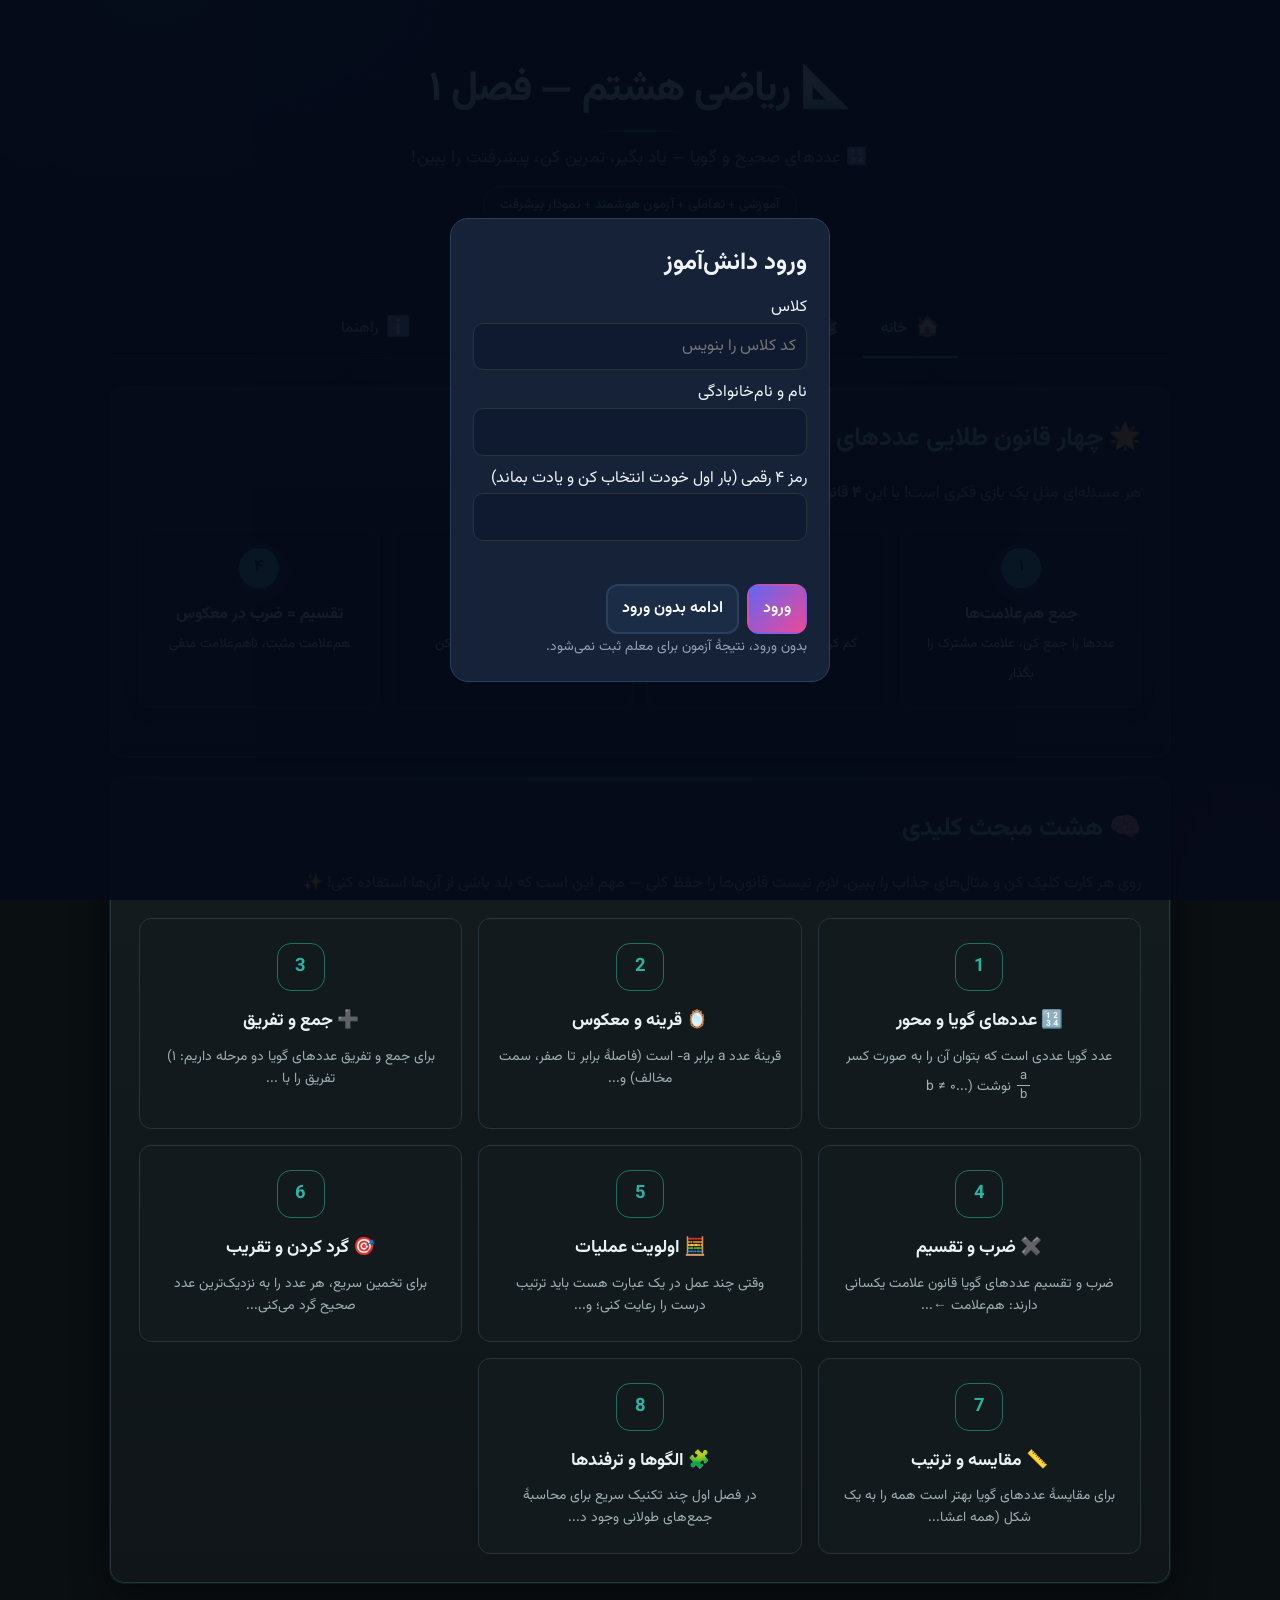
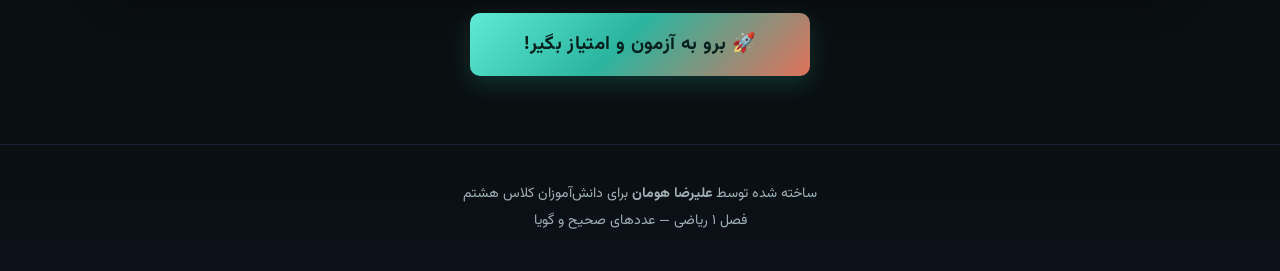
<file: g8-c1/index.html>
<!DOCTYPE html>
<html lang="fa" dir="rtl">
<head>
<meta charset="UTF-8">
<meta name="viewport" content="width=device-width, initial-scale=1.0, viewport-fit=cover">
<title>ریاضی هشتم | فصل ۱: عددهای صحیح و گویا</title>
<link href="https://fonts.googleapis.com/css2?family=Vazirmatn:wght@300;400;500;600;700;800&display=swap" rel="stylesheet" media="print" onload="this.media='all'">
<style>
:root {
  --primary: #6366f1;
  --primary-dark: #4f46e5;
  --secondary: #ec4899;
  --success: #10b981;
  --warning: #f59e0b;
  --danger: #ef4444;
  --bg: #0b1224;
  --card: #152238;
  --card-hover: #1e3350;
  --text: #f1f5f9;
  --text-muted: #94a3b8;
  --border: #2a3f5f;
  --easy: #10b981;
  --medium: #f59e0b;
  --hard: #ef4444;
  --gradient: linear-gradient(135deg, #6366f1 0%, #a855f7 45%, #ec4899 100%);
  --glow: 0 0 40px rgba(99,102,241,0.25);
  --radius: 20px;
  --shadow-card: 0 10px 40px rgba(0,0,0,0.35), 0 0 0 1px rgba(99,102,241,0.08);
}
* { margin:0; padding:0; box-sizing:border-box; }
body {
  font-family: 'Vazirmatn', 'Vazir', 'IRANSans', Tahoma, 'Segoe UI', Arial, sans-serif;
  background: var(--bg);
  color: var(--text);
  min-height: 100vh;
  line-height: 1.75;
  overflow-x: hidden;
  -webkit-font-smoothing: antialiased;
}
.bg-pattern {
  position: fixed; inset:0; z-index:-1;
  background:
    radial-gradient(ellipse 80% 50% at 15% 10%, rgba(99,102,241,0.22) 0%, transparent 50%),
    radial-gradient(ellipse 70% 45% at 85% 80%, rgba(236,72,153,0.16) 0%, transparent 50%),
    radial-gradient(ellipse 60% 40% at 50% 50%, rgba(16,185,129,0.08) 0%, transparent 55%),
    radial-gradient(circle at 70% 20%, rgba(168,85,247,0.08) 0%, transparent 35%);
}
.bg-pattern::after {
  content: '';
  position: absolute; inset: 0;
  background-image: radial-gradient(rgba(148,163,184,0.06) 1px, transparent 1px);
  background-size: 28px 28px;
  pointer-events: none;
  opacity: 0.5;
}
.container { max-width: 1100px; margin: 0 auto; padding: 20px; }
header {
  text-align: center;
  padding: 36px 20px 22px;
  position: relative;
}
header h1 {
  font-size: 2.35rem;
  font-weight: 800;
  background: var(--gradient);
  -webkit-background-clip: text;
  background-clip: text;
  -webkit-text-fill-color: transparent;
  margin-bottom: 10px;
  letter-spacing: -0.02em;
  filter: drop-shadow(0 4px 20px rgba(99,102,241,0.35));
}
header p { color: var(--text-muted); font-size: 1.08rem; font-weight: 500; }
.badge {
  display: inline-block;
  background: linear-gradient(135deg, rgba(99,102,241,0.25), rgba(236,72,153,0.18));
  color: #c4b5fd;
  padding: 6px 16px;
  border-radius: 999px;
  font-size: 0.82rem;
  margin-top: 12px;
  border: 1px solid rgba(167,139,250,0.35);
  box-shadow: 0 4px 16px rgba(99,102,241,0.15);
  font-weight: 600;
}

/* Navigation */
.nav {
  display: flex;
  gap: 10px;
  justify-content: center;
  flex-wrap: wrap;
  margin: 25px 0 30px;
}
.nav-btn {
  background: rgba(21, 34, 56, 0.85);
  border: 2px solid var(--border);
  color: var(--text);
  padding: 12px 20px;
  border-radius: 16px;
  font-family: inherit;
  font-size: 0.95rem;
  font-weight: 600;
  cursor: pointer;
  transition: all 0.28s cubic-bezier(0.34, 1.2, 0.64, 1);
  display: flex;
  align-items: center;
  gap: 8px;
  backdrop-filter: blur(8px);
}
.nav-btn:hover {
  border-color: rgba(99,102,241,0.6);
  transform: translateY(-3px);
  box-shadow: 0 10px 24px rgba(99,102,241,0.2);
  background: rgba(99,102,241,0.15);
}
.nav-btn.active {
  background: var(--gradient);
  border-color: transparent;
  transform: translateY(-2px);
  box-shadow: 0 10px 28px rgba(99,102,241,0.4);
  color: #fff;
}
.nav-btn .icon { font-size: 1.25rem; }

/* Cards */
.card {
  background: linear-gradient(165deg, rgba(30,45,70,0.95) 0%, rgba(21,34,56,0.98) 100%);
  border-radius: var(--radius);
  padding: 28px;
  margin-bottom: 20px;
  border: 1px solid rgba(99,102,241,0.18);
  box-shadow: var(--shadow-card);
  transition: all 0.35s ease;
  position: relative;
  overflow: hidden;
}
.card::before {
  content: '';
  position: absolute; top: 0; left: 0; right: 0; height: 3px;
  background: var(--gradient);
  opacity: 0.7;
}
.card:hover {
  border-color: rgba(99,102,241,0.4);
  box-shadow: 0 14px 48px rgba(0,0,0,0.4), 0 0 0 1px rgba(99,102,241,0.2);
  transform: translateY(-2px);
}
.card h2 {
  font-size: 1.4rem;
  margin-bottom: 16px;
  display: flex;
  align-items: center;
  gap: 10px;
  font-weight: 800;
}
.card h3 {
  font-size: 1.15rem;
  color: #c4b5fd;
  margin: 18px 0 10px;
  font-weight: 700;
}
.section { display: none; animation: fadeIn 0.4s ease; }
.section.active { display: block; }
@keyframes fadeIn {
  from { opacity:0; transform: translateY(12px); }
  to { opacity:1; transform: translateY(0); }
}

/* Strategy grid */
.strategy-grid {
  display: grid;
  grid-template-columns: repeat(auto-fill, minmax(240px, 1fr));
  gap: 16px;
  margin-top: 20px;
}
.strategy-card {
  background: linear-gradient(160deg, rgba(36,52,80,0.9), rgba(15,23,42,0.95));
  border: 1px solid rgba(99,102,241,0.2);
  border-radius: 18px;
  padding: 24px 18px;
  cursor: pointer;
  transition: all 0.35s cubic-bezier(0.34, 1.2, 0.64, 1);
  text-align: center;
  position: relative;
  overflow: hidden;
  box-shadow: 0 6px 20px rgba(0,0,0,0.2);
}
.strategy-card::before {
  content: '';
  position: absolute;
  top:0; left:0; right:0;
  height: 4px;
  background: var(--gradient);
  opacity: 0;
  transition: opacity 0.3s;
}
.strategy-card::after {
  content: '';
  position: absolute;
  inset: 0;
  background: radial-gradient(circle at 50% 0%, rgba(99,102,241,0.12), transparent 60%);
  opacity: 0;
  transition: opacity 0.3s;
  pointer-events: none;
}
.strategy-card:hover {
  transform: translateY(-8px) scale(1.02);
  border-color: rgba(129,140,248,0.55);
  box-shadow: 0 16px 40px rgba(99,102,241,0.28);
}
.strategy-card:hover::before,
.strategy-card:hover::after { opacity:1; }
.strategy-card .num {
  width: 48px; height: 48px;
  background: var(--gradient);
  border-radius: 14px;
  display: flex; align-items: center; justify-content: center;
  font-weight: 800; font-size: 1.15rem;
  margin: 0 auto 14px;
  box-shadow: 0 6px 18px rgba(99,102,241,0.4);
  color: #fff;
}
.strategy-card h4 { font-size: 1.08rem; margin-bottom: 8px; font-weight: 700; }
.strategy-card p { font-size: 0.86rem; color: var(--text-muted); line-height: 1.6; }

/* Strategy detail */
.strategy-detail { display: none; }
.strategy-detail.active { display: block; }
.example-box {
  background: linear-gradient(145deg, rgba(99,102,241,0.12), rgba(15,23,42,0.4));
  border: 1px solid rgba(99,102,241,0.3);
  border-radius: 16px;
  padding: 20px;
  margin: 16px 0;
  box-shadow: 0 4px 16px rgba(0,0,0,0.12);
}
.example-box .label {
  display: inline-block;
  background: var(--gradient);
  color: white;
  padding: 4px 14px;
  border-radius: 999px;
  font-size: 0.8rem;
  margin-bottom: 12px;
  font-weight: 700;
  box-shadow: 0 4px 12px rgba(99,102,241,0.3);
}
.answer-box {
  background: linear-gradient(145deg, rgba(16,185,129,0.12), rgba(15,23,42,0.35));
  border: 1px solid rgba(16,185,129,0.3);
  border-radius: 16px;
  padding: 18px;
  margin-top: 14px;
  line-height: 1.9;
}
.answer-box .step {
  margin: 8px 0;
  padding-right: 10px;
  border-right: 3px solid rgba(16,185,129,0.35);
}
.answer-box .final {
  margin-top: 14px;
  padding: 12px 16px;
  background: rgba(16,185,129,0.22);
  border-radius: 12px;
  font-weight: 800;
  color: #34d399;
  text-align: center;
  font-size: 1.05rem;
  box-shadow: 0 0 20px rgba(16,185,129,0.15);
}
.tip-box {
  background: linear-gradient(145deg, rgba(245,158,11,0.14), rgba(15,23,42,0.3));
  border: 1px solid rgba(245,158,11,0.35);
  border-radius: 14px;
  padding: 16px 18px;
  margin: 18px 0;
  font-size: 0.95rem;
  box-shadow: 0 4px 14px rgba(245,158,11,0.08);
}
.tip-box strong { color: #fbbf24; }
.back-btn {
  background: transparent;
  border: 1px solid var(--border);
  color: var(--text-muted);
  padding: 8px 18px;
  border-radius: 10px;
  font-family: inherit;
  cursor: pointer;
  margin-bottom: 18px;
  transition: all 0.2s;
}
.back-btn:hover { border-color: var(--primary); color: var(--primary); }

/* Quiz setup */
.level-cards {
  display: grid;
  grid-template-columns: repeat(3, 1fr);
  gap: 16px;
  margin: 24px 0;
}
.level-card {
  background: linear-gradient(160deg, rgba(30,45,70,0.9), rgba(15,23,42,0.95));
  border: 2px solid var(--border);
  border-radius: 18px;
  padding: 26px 16px;
  text-align: center;
  cursor: pointer;
  transition: all 0.3s cubic-bezier(0.34, 1.2, 0.64, 1);
  box-shadow: 0 6px 18px rgba(0,0,0,0.2);
}
.level-card:hover, .level-card.selected {
  transform: scale(1.04) translateY(-3px);
}
.level-card.easy:hover, .level-card.easy.selected { border-color: var(--easy); box-shadow: 0 0 28px rgba(16,185,129,0.3); background: linear-gradient(160deg, rgba(16,185,129,0.12), rgba(15,23,42,0.95)); }
.level-card.medium:hover, .level-card.medium.selected { border-color: var(--medium); box-shadow: 0 0 28px rgba(245,158,11,0.3); background: linear-gradient(160deg, rgba(245,158,11,0.12), rgba(15,23,42,0.95)); }
.level-card.hard:hover, .level-card.hard.selected { border-color: var(--hard); box-shadow: 0 0 28px rgba(239,68,68,0.3); background: linear-gradient(160deg, rgba(239,68,68,0.12), rgba(15,23,42,0.95)); }
.level-card .emoji { font-size: 2.4rem; margin-bottom: 10px; filter: drop-shadow(0 4px 8px rgba(0,0,0,0.3)); }
.level-card h3 { margin-bottom: 6px; font-weight: 800; }
.level-card p { font-size: 0.85rem; color: var(--text-muted); line-height: 1.5; }

.q-count {
  display: flex;
  gap: 10px;
  justify-content: center;
  margin: 20px 0;
  flex-wrap: wrap;
}
.q-count button {
  background: rgba(21,34,56,0.9);
  border: 2px solid var(--border);
  color: var(--text);
  padding: 11px 22px;
  border-radius: 14px;
  font-family: inherit;
  font-weight: 700;
  cursor: pointer;
  transition: all 0.25s;
}
.q-count button:hover {
  border-color: rgba(99,102,241,0.6);
  background: rgba(99,102,241,0.15);
}
.q-count button.selected {
  background: var(--gradient);
  border-color: transparent;
  color: #fff;
  box-shadow: 0 6px 18px rgba(99,102,241,0.35);
}

.start-quiz-btn {
  display: block;
  width: 100%;
  max-width: 340px;
  margin: 24px auto 0;
  background: var(--gradient);
  border: none;
  color: white;
  padding: 17px 32px;
  border-radius: 18px;
  font-family: inherit;
  font-size: 1.18rem;
  font-weight: 800;
  cursor: pointer;
  transition: all 0.35s cubic-bezier(0.34, 1.2, 0.64, 1);
  box-shadow: 0 10px 30px rgba(99,102,241,0.4), inset 0 1px 0 rgba(255,255,255,0.2);
  letter-spacing: 0.02em;
  position: relative;
  overflow: hidden;
}
.start-quiz-btn::after {
  content: '';
  position: absolute; top: 0; left: -100%; width: 60%; height: 100%;
  background: linear-gradient(90deg, transparent, rgba(255,255,255,0.25), transparent);
  transition: left 0.6s;
}
.start-quiz-btn:hover {
  transform: translateY(-4px) scale(1.02);
  box-shadow: 0 16px 40px rgba(99,102,241,0.5), inset 0 1px 0 rgba(255,255,255,0.25);
}
.start-quiz-btn:hover::after { left: 120%; }
.start-quiz-btn:disabled {
  opacity: 0.5;
  cursor: not-allowed;
  transform: none;
}
.start-quiz-btn:disabled::after { display: none; }

/* Quiz UI */
.quiz-header {
  display: flex;
  justify-content: space-between;
  align-items: center;
  flex-wrap: wrap;
  gap: 12px;
  margin-bottom: 20px;
}
.progress-bar-wrap {
  flex: 1;
  min-width: 150px;
  height: 10px;
  background: var(--border);
  border-radius: 10px;
  overflow: hidden;
}
.progress-bar {
  height: 100%;
  background: var(--gradient);
  border-radius: 10px;
  transition: width 0.45s cubic-bezier(0.34, 1.2, 0.64, 1);
  box-shadow: 0 0 12px rgba(99,102,241,0.5);
}
.score-display {
  background: linear-gradient(135deg, rgba(99,102,241,0.22), rgba(236,72,153,0.12));
  padding: 8px 18px;
  border-radius: 14px;
  font-weight: 800;
  font-size: 1.08rem;
  border: 1px solid rgba(99,102,241,0.3);
  box-shadow: 0 4px 12px rgba(99,102,241,0.15);
}
.question-card {
  background: linear-gradient(165deg, rgba(30,45,70,0.95), rgba(21,34,56,0.98));
  border-radius: 22px;
  padding: 28px;
  border: 1px solid rgba(99,102,241,0.2);
  margin-bottom: 20px;
  box-shadow: var(--shadow-card);
}
.q-meta {
  display: flex;
  gap: 10px;
  margin-bottom: 16px;
  flex-wrap: wrap;
}
.q-tag {
  padding: 3px 12px;
  border-radius: 8px;
  font-size: 0.8rem;
  font-weight: 600;
}
.q-tag.level-easy { background: rgba(16,185,129,0.2); color: #34d399; }
.q-tag.level-medium { background: rgba(245,158,11,0.2); color: #fbbf24; }
.q-tag.level-hard { background: rgba(239,68,68,0.2); color: #f87171; }
.q-tag.strategy { background: rgba(99,102,241,0.2); color: #a5b4fc; }
.question-text {
  font-size: 1.15rem;
  font-weight: 500;
  margin-bottom: 22px;
  line-height: 1.8;
}
.options {
  display: flex;
  flex-direction: column;
  gap: 12px;
}
.option {
  background: rgba(15,23,42,0.7);
  border: 2px solid var(--border);
  border-radius: 16px;
  padding: 15px 18px;
  cursor: pointer;
  transition: all 0.25s ease;
  display: flex;
  align-items: center;
  gap: 14px;
  font-size: 1.02rem;
  box-shadow: 0 2px 8px rgba(0,0,0,0.15);
}
.option:hover { border-color: rgba(99,102,241,0.7); background: rgba(99,102,241,0.12); transform: translateX(-4px); }
.option.selected { border-color: var(--primary); background: rgba(99,102,241,0.22); box-shadow: 0 0 0 3px rgba(99,102,241,0.2); }
.option.correct { border-color: var(--success); background: rgba(16,185,129,0.22); box-shadow: 0 0 0 3px rgba(16,185,129,0.2); }
.option.wrong { border-color: var(--danger); background: rgba(239,68,68,0.18); box-shadow: 0 0 0 3px rgba(239,68,68,0.15); }
.option .opt-letter {
  width: 36px; height: 36px;
  background: rgba(51,65,85,0.9);
  border-radius: 10px;
  display: flex; align-items: center; justify-content: center;
  font-weight: 800;
  flex-shrink: 0;
  font-size: 0.95rem;
  transition: background 0.2s;
}
.option.selected .opt-letter { background: var(--primary); color: #fff; }
.option.correct .opt-letter { background: var(--success); color: #fff; }
.option.wrong .opt-letter { background: var(--danger); color: #fff; }

.quiz-actions {
  display: flex;
  gap: 12px;
  justify-content: center;
  margin-top: 20px;
  flex-wrap: wrap;
}
.btn {
  padding: 12px 28px;
  border-radius: 12px;
  font-family: inherit;
  font-size: 1rem;
  font-weight: 600;
  cursor: pointer;
  border: none;
  transition: all 0.25s;
}
.btn-primary {
  background: var(--gradient);
  color: white;
  box-shadow: 0 6px 20px rgba(99,102,241,0.35);
  border: none;
}
.btn-primary:hover { transform: translateY(-3px); box-shadow: 0 10px 28px rgba(99,102,241,0.45); }
.btn-secondary {
  background: var(--card);
  color: var(--text);
  border: 2px solid var(--border);
}
.btn-secondary:hover { border-color: var(--primary); }
.btn:disabled { opacity: 0.5; cursor: not-allowed; transform: none !important; }

.feedback {
  margin-top: 18px;
  padding: 14px 18px;
  border-radius: 12px;
  font-weight: 500;
  display: none;
  line-height: 1.8;
}
.feedback.show { display: block; }
.feedback.correct { background: rgba(16,185,129,0.15); border: 1px solid rgba(16,185,129,0.3); color: #34d399; }
.feedback.wrong { background: rgba(239,68,68,0.15); border: 1px solid rgba(239,68,68,0.3); color: #f87171; }
.feedback small { display: block; margin-top: 8px; color: var(--text-muted); font-size: 0.92rem; }

/* Result */
.result-card {
  text-align: center;
  padding: 40px 28px;
}
.result-card .big-score {
  font-size: 4.2rem;
  font-weight: 800;
  background: var(--gradient);
  -webkit-background-clip: text;
  background-clip: text;
  -webkit-text-fill-color: transparent;
  margin: 16px 0;
  filter: drop-shadow(0 6px 24px rgba(99,102,241,0.4));
}
.stars { font-size: 2.6rem; margin: 14px 0; letter-spacing: 8px; filter: drop-shadow(0 4px 12px rgba(251,191,36,0.4)); }
.motivational {
  font-size: 1.25rem;
  margin: 16px 0;
  color: #c4b5fd;
  font-weight: 600;
}
.result-stats {
  display: flex;
  justify-content: center;
  gap: 30px;
  margin: 24px 0;
  flex-wrap: wrap;
}
.stat {
  text-align: center;
}
.stat .num { font-size: 1.8rem; font-weight: 800; }
.stat .label { font-size: 0.85rem; color: var(--text-muted); }

.diagram-box {
  background: linear-gradient(160deg, rgba(15,23,42,0.75), rgba(30,41,59,0.5));
  border: 1px solid rgba(99,102,241,0.3);
  border-radius: 14px;
  padding: 18px;
  margin: 14px 0;
  text-align: center;
  overflow-x: auto;
  box-shadow: inset 0 0 30px rgba(99,102,241,0.05);
}
.diagram-box svg {
  max-width: 100%;
  height: auto;
  display: inline-block;
}
.diagram-caption {
  font-size: 0.8rem;
  color: var(--text-muted);
  margin-top: 8px;
}

/* Steps */
.steps {
  display: grid;
  grid-template-columns: repeat(auto-fit, minmax(200px, 1fr));
  gap: 14px;
  margin: 20px 0;
}
.step {
  background: linear-gradient(160deg, rgba(99,102,241,0.12), rgba(15,23,42,0.5));
  border: 1px solid rgba(99,102,241,0.28);
  border-radius: 16px;
  padding: 18px 14px;
  text-align: center;
  transition: transform 0.25s, box-shadow 0.25s;
  box-shadow: 0 4px 14px rgba(0,0,0,0.15);
}
.step:hover { transform: translateY(-4px); box-shadow: 0 8px 22px rgba(99,102,241,0.2); }
.step .step-num {
  width: 40px; height: 40px;
  background: var(--gradient);
  border-radius: 50%;
  display: flex; align-items: center; justify-content: center;
  margin: 0 auto 12px;
  font-weight: 800;
  color: #fff;
  box-shadow: 0 4px 14px rgba(99,102,241,0.4);
  font-size: 1.05rem;
}

/* Confetti */
.confetti-container {
  position: fixed; inset:0; pointer-events: none; z-index: 999;
  overflow: hidden;
}
.confetti {
  position: absolute;
  width: 10px; height: 10px;
  opacity: 0.9;
  animation: fall linear forwards;
}
@keyframes fall {
  to { transform: translateY(100vh) rotate(720deg); opacity: 0; }
}
@keyframes softPulse {
  0%, 100% { box-shadow: 0 10px 30px rgba(99,102,241,0.4), inset 0 1px 0 rgba(255,255,255,0.2); }
  50% { box-shadow: 0 12px 36px rgba(236,72,153,0.45), inset 0 1px 0 rgba(255,255,255,0.25); }
}
.start-quiz-btn:not(:disabled) {
  animation: softPulse 2.8s ease-in-out infinite;
}
.start-quiz-btn:hover:not(:disabled) {
  animation: none;
}

/* Footer */
footer {
  text-align: center;
  padding: 36px 20px;
  color: var(--text-muted);
  font-size: 0.88rem;
  margin-top: 48px;
  border-top: 1px solid rgba(99,102,241,0.15);
  background: linear-gradient(180deg, transparent, rgba(99,102,241,0.04));
  line-height: 1.9;
}

/* Responsive */
@media (max-width: 600px) {
  header h1 { font-size: 1.65rem; }
  header { padding: 24px 12px 16px; }
  .level-cards { grid-template-columns: 1fr 1fr; }
  .strategy-grid { grid-template-columns: 1fr 1fr; }
  .question-text { font-size: 1.05rem; }
  .nav-btn { padding: 10px 14px; font-size: 0.88rem; }
  .card { padding: 20px 14px; }
}
@media (max-width: 400px) {
  .strategy-grid { grid-template-columns: 1fr; }
}
table {
  width: 100%;
  border-collapse: collapse;
  margin: 12px 0;
  font-size: 0.9rem;
}
th, td {
  border: 1px solid var(--border);
  padding: 8px 10px;
  text-align: center;
}
th { background: rgba(99,102,241,0.2); }

/* ===== Progress tracking ===== */
.student-box { max-width: 420px; margin: 20px auto 0; text-align: center; }
.student-box label { display:block; font-weight:600; margin-bottom:8px; color:#a5b4fc; }
.student-box input, .pg-toolbar select {
  width: 100%; background: var(--bg); color: var(--text); border: 2px solid var(--border);
  border-radius: 12px; padding: 10px 14px; font-family: inherit; font-size: 1rem; text-align: center;
}
.pg-toolbar select { width: auto; min-width: 180px; padding: 8px 14px; }
.student-box input:focus, .pg-toolbar select:focus { outline: none; border-color: var(--primary); }
.pg-toolbar { display:flex; gap:14px; flex-wrap:wrap; align-items:center; justify-content:space-between; margin: 14px 0 22px; }
.pg-toolbar .grp { display:flex; gap:8px; align-items:center; flex-wrap:wrap; }
.pg-chip { background: var(--bg); border: 2px solid var(--border); color: var(--text-muted); padding: 6px 16px; border-radius: 20px; font-family: inherit; font-size: .9rem; cursor: pointer; transition: all .2s; }
.pg-chip:hover { border-color: var(--primary); color: var(--text); }
.pg-chip.on { background: var(--primary); border-color: var(--primary); color: #fff; }
.pg-profile { display:grid; grid-template-columns: repeat(auto-fit, minmax(210px, 1fr)); gap: 10px; margin-bottom: 18px; padding: 14px; border-radius: 16px; background: linear-gradient(135deg, rgba(99,102,241,.14), rgba(236,72,153,.08)); border: 1px solid rgba(167,139,250,.3); }
.pg-profile .pf { background: rgba(15,23,42,.55); border: 1px solid rgba(99,102,241,.2); border-radius: 12px; padding: 10px 14px; min-width: 0; }
.pg-profile .pf small { display:block; color: var(--text-muted); font-size: .78rem; font-weight: 500; margin-bottom: 2px; }
.pg-profile .pf strong { display:block; font-size: 1.02rem; font-weight: 700; color: #e0e7ff; line-height: 1.6; white-space: normal; overflow-wrap: anywhere; word-break: normal; }
.pg-profile .pf.wide { grid-column: 1 / -1; }
.pg-profile .pf.wide strong { font-size: 1.2rem; color: #fff; }
.pg-profile .pf strong.na { color: var(--text-muted); font-weight: 500; }
.pg-stats { display:grid; grid-template-columns: repeat(auto-fit, minmax(130px, 1fr)); gap: 12px; margin-bottom: 18px; }
.pg-stat { background: rgba(99,102,241,.1); border: 1px solid rgba(99,102,241,.25); border-radius: 14px; padding: 14px 10px; text-align: center; }
.pg-stat b { display:block; font-size: 1.7rem; font-weight: 800; color: #c7d2fe; line-height: 1.3; }
.pg-stat span { font-size: .85rem; color: var(--text-muted); }
.pg-insight { border-radius: 12px; padding: 14px 16px; margin-bottom: 18px; font-weight: 600; border: 1px solid; }
.pg-insight.up { background: rgba(16,185,129,.12); border-color: rgba(16,185,129,.35); color: #6ee7b7; }
.pg-insight.down { background: rgba(239,68,68,.1); border-color: rgba(239,68,68,.3); color: #fca5a5; }
.pg-insight.flat { background: rgba(245,158,11,.1); border-color: rgba(245,158,11,.3); color: #fcd34d; }
.pg-insight small { display:block; font-weight: 400; color: var(--text-muted); margin-top: 4px; }
.pg-chart { background: rgba(15,23,42,.55); border: 1px solid var(--border); border-radius: 14px; padding: 12px 8px 6px; direction: ltr; }
.pg-legend { display:flex; gap:16px; flex-wrap:wrap; justify-content:center; font-size:.82rem; color: var(--text-muted); margin: 10px 0 4px; }
.pg-legend i { display:inline-block; width:10px; height:10px; border-radius:50%; margin-left:5px; vertical-align:middle; }
.pg-legend i.ln { width:18px; height:0; border-top:2px dashed #f472b6; border-radius:0; }
.pg-srow { display:grid; grid-template-columns: minmax(120px, 190px) 1fr 120px; gap: 12px; align-items:center; margin: 10px 0; }
.pg-sname { font-size: .92rem; }
.pg-sbar { height: 12px; background: var(--bg); border-radius: 8px; overflow: hidden; border: 1px solid var(--border); }
.pg-sbar div { height: 100%; border-radius: 8px; transition: width .6s; }
.pg-sval { font-size: .88rem; font-weight: 700; }
.pg-sval small { color: var(--text-muted); font-weight: 400; }
.pg-delta { display:inline-block; font-size:.75rem; padding:1px 8px; border-radius:10px; margin-right:6px; font-weight:700; }
.pg-delta.up { background: rgba(16,185,129,.2); color:#6ee7b7; }
.pg-delta.down { background: rgba(239,68,68,.18); color:#fca5a5; }
.pg-actions { display:flex; gap:12px; flex-wrap:wrap; justify-content:center; margin-top: 22px; }
.pg-empty { text-align:center; padding: 36px 10px; color: var(--text-muted); }
.pg-empty .big { font-size: 3rem; }
.pg-warn { background: rgba(245,158,11,.12); border:1px solid rgba(245,158,11,.3); color:#fcd34d; border-radius:10px; padding:10px 14px; font-size:.85rem; margin-bottom:14px; }
.result-compare { display:none; margin: 14px auto 0; max-width: 460px; background: rgba(99,102,241,.12); border:1px solid rgba(99,102,241,.3); border-radius: 12px; padding: 12px 16px; line-height: 1.9; }
.pg-tablewrap { overflow-x:auto; }
.pg-mini-grid { display:grid; grid-template-columns: repeat(auto-fill, minmax(260px, 1fr)); gap: 14px; margin-top: 8px; }
.pg-mini { background: rgba(15,23,42,.55); border: 1px solid var(--border); border-radius: 14px; padding: 12px 10px 6px; }
.pg-mini-h { display:flex; justify-content:space-between; align-items:baseline; gap:8px; padding: 0 6px 4px; font-size:.92rem; font-weight:600; }
.pg-mini-h small { color: var(--text-muted); font-weight:400; font-size:.78rem; }
.pg-mini svg { direction: ltr; display:block; }
.pg-mini .nodata { color: var(--text-muted); font-size:.82rem; text-align:center; padding: 34px 8px; }
@media (max-width: 600px) { .pg-srow { grid-template-columns: 1fr; gap: 4px; } }

/* ===== v4: accessibility & quiz additions ===== */
:focus-visible { outline: 3px solid #a5b4fc; outline-offset: 2px; }
.level-cards { grid-template-columns: repeat(auto-fit, minmax(140px, 1fr)); }
.level-card.mixed:hover, .level-card.mixed.selected { border-color: #38bdf8; box-shadow: 0 0 28px rgba(56,189,248,0.35); background: linear-gradient(160deg, rgba(56,189,248,0.12), rgba(15,23,42,0.95)); }
.level-card { cursor: pointer; }
button.option { font-family: inherit; color: inherit; text-align: right; width: 100%; }
button.option:disabled { opacity: 1; color: inherit; cursor: default; }
.q-count button:disabled { opacity: .4; cursor: not-allowed; }
.quiz-notice { min-height: 1.4em; text-align: center; color: #fcd34d; font-size: .9rem; margin: 10px 0 0; }
.score-note { color: var(--text-muted); font-size: .88rem; margin: -6px auto 10px; max-width: 520px; line-height: 1.9; }
.rv-wrap { text-align: right; margin: 18px auto 0; max-width: 700px; }
.rv-wrap h3 { margin-bottom: 10px; }
details.rv { background: rgba(15,23,42,.55); border: 1px solid var(--border); border-radius: 12px; margin: 8px 0; padding: 10px 14px; }
details.rv summary { cursor: pointer; font-weight: 600; line-height: 1.8; }
details.rv .rv-body { margin-top: 8px; font-size: .92rem; line-height: 1.9; }
details.rv .rv-ok { color: #34d399; } details.rv .rv-bad { color: #f87171; } details.rv .rv-ex { color: var(--text-muted); }
.rv-tag { display:inline-block; font-size:.72rem; padding:1px 8px; border-radius:10px; margin-left:6px; }
.rv-tag.wrong { background: rgba(239,68,68,.2); color:#fca5a5; } .rv-tag.skip { background: rgba(245,158,11,.2); color:#fcd34d; }
.pg-warn.ok { background: rgba(16,185,129,.12); border-color: rgba(16,185,129,.35); color: #6ee7b7; }
.pg-note { color: var(--text-muted); font-size: .82rem; margin: 8px 4px 0; line-height: 1.9; }
@media (prefers-reduced-motion: reduce) {
  *, *::before, *::after { animation-duration: .001ms !important; animation-iteration-count: 1 !important; transition-duration: .001ms !important; scroll-behavior: auto !important; }
}

/* ===== v4.1: mobile fit for lesson cards, diagrams and tables ===== */
.diagram-box svg { min-width: 300px; width: 100%; }
.diagram-box table { width: 100%; table-layout: auto; }
@media (max-width: 600px) {
  .container { padding: 10px 6px; }
  .card { padding: 16px 12px; border-radius: 16px; }
  .example-box { padding: 12px 8px; }
  .diagram-box { padding: 8px 2px; }
  .diagram-box table { font-size: .8rem !important; min-width: 0 !important; margin: 0 auto; }
  .diagram-box th, .diagram-box td { padding: 6px 4px; }
  .answer-box .step, .step { padding-left: 10px; padding-right: 10px; }
}

/* ===== v4.2: student full name ===== */
.student-box { max-width: 640px; }
.student-box .name-grid { display: grid; grid-template-columns: 1fr 1fr; gap: 12px; text-align: right; }
.student-box { max-width: 640px; }
@media (min-width: 700px) {
  .student-box .name-grid { grid-template-columns: 1fr 1fr 1fr; }
}
.student-box .name-grid label { font-weight: 500; font-size: .88rem; margin-bottom: 4px; color: var(--text-muted); }
.student-box input.invalid { border-color: #ef4444; }
.student-box input { text-align: right; }
.field-error { color: #fca5a5; min-height: 1.4em; font-size: .88rem; margin: 8px 0 0; text-align: center; }
.known-students { margin-top: 12px; text-align: right; }
.known-students select { width: 100%; background: var(--bg); color: var(--text); border: 2px solid var(--border); border-radius: 12px; padding: 8px 12px; font-family: inherit; font-size: .95rem; }
.pg-rename { margin-top: 14px; padding: 14px; border: 1px solid var(--border); border-radius: 14px; background: rgba(15,23,42,.55); }
.pg-rename[hidden] { display: none; }
.pg-rename .name-grid { display: grid; grid-template-columns: 1fr 1fr; gap: 12px; }
.pg-rename input { width: 100%; background: var(--bg); color: var(--text); border: 2px solid var(--border); border-radius: 12px; padding: 8px 12px; font-family: inherit; font-size: 1rem; }
.pg-rename label { display: block; font-size: .85rem; color: var(--text-muted); margin-bottom: 4px; }
@media (max-width: 480px) { .student-box .name-grid, .pg-rename .name-grid { grid-template-columns: 1fr; } }
.mth{direction:ltr;unicode-bidi:isolate;display:inline-block}
/* کسر استاندارد: صورت بالا، خط کسر، مخرج پایین */
.mf{direction:ltr;unicode-bidi:isolate}
.frac{display:inline-grid;grid-template-columns:auto;grid-template-rows:1fr 1fr;vertical-align:middle;margin:0 .14em;line-height:1.25;font-size:.95em}
.frac>.fn,.frac>.fd{display:block;padding:0 .24em;white-space:nowrap;text-align:center}
.frac>.fn{align-self:end;border-bottom:.09em solid currentColor;padding-bottom:.05em}
.frac>.fd{align-self:start;padding-top:.07em}
.frac .frac{font-size:.9em}
.mf.blk{display:block;text-align:center;margin:6px 0;max-width:100%;overflow-x:auto}
/* کادر توضیح کامل (کسر تلسکوپی و چندطبقه) */
.explain-box{background:linear-gradient(145deg,rgba(56,189,248,.10),rgba(15,23,42,.3));border:1px solid rgba(56,189,248,.35);border-radius:14px;padding:14px 18px;margin:18px 0;font-size:.95rem;line-height:2}
.explain-box h3{margin:0 0 8px;font-size:1.05rem;color:#7dd3fc}
.explain-box p{margin:6px 0}
.explain-box b{color:#e0f2fe}
.explain-box .xs{background:rgba(15,23,42,.45);border-right:3px solid #38bdf8;border-radius:10px;padding:10px 14px;margin:10px 0}
.explain-box .ln{display:flex;align-items:center;justify-content:center;gap:16px;flex-wrap:wrap;margin:8px 0;overflow-x:auto}
.explain-box .eq{direction:ltr;unicode-bidi:isolate;display:inline-block;font-size:1.05rem;white-space:nowrap}
.explain-box .ann{font-size:.88rem;color:#94a3b8}
.diagram-box svg.sm{min-width:0;width:auto;max-width:100%}
#lg{position:fixed;inset:0;background:rgba(5,10,25,.93);display:none;align-items:center;justify-content:center;padding:16px;z-index:9999}
#lg .box{width:100%;max-width:380px;background:#152238;border:1px solid #2a3f5f;border-radius:18px;padding:22px;color:#f1f5f9;font-family:inherit}
#lg label{display:block;margin:8px 0}#lg input{width:100%;font:inherit;background:#0f1a30;color:#f1f5f9;border:1px solid #2a3f5f;border-radius:10px;padding:8px 10px}
#lg .r{display:flex;gap:8px;margin-top:10px;flex-wrap:wrap}#lg button{font:inherit;font-weight:600;color:#fff;background:#1b2c47;border:2px solid #2a3f5f;border-radius:12px;padding:8px 14px;cursor:pointer}#lg button.p{background:linear-gradient(135deg,#6366f1,#ec4899);border-color:transparent}
#lgm{color:#fca5a5;min-height:1.6em}#who{text-align:center;color:#94a3b8;margin:6px 0}#sst{position:fixed;bottom:14px;left:50%;transform:translateX(-50%);background:#152238;border:1px solid #2a3f5f;color:#f1f5f9;border-radius:12px;padding:8px 16px;z-index:9998;display:none}
</style>
<link href="https://fonts.googleapis.com/css2?family=Vazirmatn:wght@300;400;500;600;700;800&amp;display=swap" rel="stylesheet">
<style id="theme-ink-saffron">
:root{
 --primary:#2bb5a0; --primary-dark:#1e8f7e; --secondary:#e0715a; --success:#3fa796; --warning:#2bb5a0; --danger:#d9534f;
 --bg:#0a0f12; --card:#11181c; --card-hover:#18232a; --text:#eaf2f3; --text-muted:#9fb0b6; --border:#26343b;
 --easy:#3fa796; --medium:#2bb5a0; --hard:#d9634f;
 --gradient:linear-gradient(135deg,#5eead4 0%,#2bb5a0 45%,#e0715a 100%);
 --glow:0 0 30px rgba(43,181,160,.15); --radius:14px;
 --shadow-card:0 14px 40px rgba(0,0,0,.45),0 0 0 1px rgba(43,181,160,.14);
 --serif:'Vazirmatn',sans-serif;
}
body{font-family:'Vazirmatn','Vazir',Tahoma,sans-serif;line-height:1.85;background:var(--bg)}
h1,h2,h3,h4,.card h2,.card h3,.strategy-card h4,.level-card h3,.big-score{font-family:var(--serif)!important;font-weight:700;letter-spacing:0}
.bg-pattern{background:
 radial-gradient(ellipse 70% 45% at 12% 0%,rgba(43,181,160,.14),transparent 60%),
 radial-gradient(ellipse 60% 40% at 92% 100%,rgba(224,113,90,.12),transparent 60%),
 radial-gradient(ellipse 50% 40% at 50% 55%,rgba(63,167,150,.05),transparent 60%)}
.bg-pattern::after{background-image:linear-gradient(rgba(234,242,243,.025) 1px,transparent 1px);background-size:100% 36px;opacity:.7}
header{padding:44px 20px 18px}
header h1{font-size:2.6rem;font-weight:700;line-height:1.25;filter:none;background:linear-gradient(180deg,#ffffff,#a6f0e3 60%,#4fd1bb);-webkit-background-clip:text;background-clip:text}
header h1::after{content:"";display:block;width:84px;height:2px;margin:14px auto 0;background:linear-gradient(90deg,transparent,#2bb5a0,transparent)}
header p{color:var(--text-muted);font-weight:400;letter-spacing:.01em}
.badge{background:transparent;color:#7fdccb;border:1px solid rgba(43,181,160,.5);box-shadow:none;font-weight:500;letter-spacing:.02em}
.nav{gap:6px;border-bottom:1px solid var(--border);padding-bottom:0;margin:22px 0 28px}
.nav-btn{background:transparent;border:0;border-bottom:2px solid transparent;border-radius:0;color:var(--text-muted);padding:12px 18px;font-weight:500;backdrop-filter:none;box-shadow:none;transition:color .2s,border-color .2s,background .2s}
.nav-btn:hover{background:rgba(43,181,160,.07);color:var(--text);transform:none;box-shadow:none;border-color:rgba(43,181,160,.4)}
.nav-btn.active{background:transparent;color:#8eeadb;border-color:#2bb5a0;transform:none;box-shadow:none}
.card,.question-card,.result-card,.student-box{background:linear-gradient(180deg,#141c20,#0f1519);border:1px solid var(--border);border-radius:var(--radius);box-shadow:var(--shadow-card)}
.card::before{background:linear-gradient(90deg,transparent,#2bb5a0,transparent)!important;opacity:.6}
.card h2{font-size:1.6rem;color:#8eeadb}
.card h3{font-size:1.25rem}
.strategy-card,.level-card{background:#121a1e;border:1px solid var(--border);border-radius:12px;box-shadow:none;transition:transform .25s,border-color .25s,background .25s}
.strategy-card:hover,.level-card:hover,.level-card.selected{background:#18232a;border-color:rgba(43,181,160,.6);transform:translateY(-3px);box-shadow:0 14px 30px rgba(0,0,0,.4)}
.strategy-card .num{font-family:var(--serif);background:transparent!important;color:#2bb5a0!important;border:1px solid rgba(43,181,160,.55);box-shadow:none!important;font-weight:700}
.strategy-card h4{font-size:1.1rem;color:var(--text)}
.diagram-box,.example-box,.answer-box,.tip-box{border-radius:12px}
.example-box{background:#0f1519;border:1px solid var(--border);border-right:3px solid #2bb5a0}
.answer-box{background:rgba(63,167,150,.08);border:1px solid rgba(63,167,150,.35)}
.tip-box{background:rgba(43,181,160,.07);border:1px solid rgba(43,181,160,.35)}
.diagram-box{background:#0d1317;border:1px solid var(--border)}
.step{background:#121a1e;border:1px solid var(--border);border-radius:10px}
.step:hover{border-color:rgba(43,181,160,.5)}
.step .step-num{background:#2bb5a0;color:#04201c;font-weight:700}
.option{background:#11181c;border:1px solid var(--border);border-radius:10px;transition:border-color .2s,background .2s,transform .2s}
.option:hover{background:#18232a;border-color:rgba(43,181,160,.6);transform:translateX(-3px)}
.option.selected{border-color:#2bb5a0;background:rgba(43,181,160,.1)}
.option .opt-letter{background:#1d2a30;color:#7fdccb;font-family:var(--serif);font-size:1rem;border-radius:8px}
.option.selected .opt-letter{background:#2bb5a0;color:#04201c}
.question-text{font-family:'Vazirmatn',sans-serif;font-weight:600;line-height:1.9}
.q-tag{border-radius:6px;font-weight:500}
.q-tag.strategy{background:rgba(43,181,160,.12);color:#7fdccb;border:1px solid rgba(43,181,160,.3)}
.progress-bar-wrap{background:#1b262b;border-radius:99px}
.progress-bar{background:var(--gradient)!important;box-shadow:none}
.btn-primary,.start-quiz-btn{background:var(--gradient)!important;color:#04201c!important;font-weight:700;border-radius:10px;box-shadow:0 8px 22px rgba(43,181,160,.22)}
.btn-primary:hover,.start-quiz-btn:hover{box-shadow:0 12px 28px rgba(43,181,160,.34)}
.btn-secondary,.back-btn,.q-count button,.pg-chip{background:transparent;border:1px solid var(--border);color:var(--text);border-radius:10px}
.btn-secondary:hover,.back-btn:hover,.q-count button:hover,.pg-chip:hover{border-color:#2bb5a0;background:rgba(43,181,160,.08)}
.q-count button.selected,.pg-chip.on{background:rgba(43,181,160,.16);border-color:#2bb5a0;color:#8eeadb}
.stat,.pg-stat,.pg-profile .pf{background:#11181c;border:1px solid var(--border);border-radius:10px}
.big-score,.stat .num{color:#8eeadb}
input,select{background:#0d1317;color:var(--text);border:1px solid var(--border)!important;border-radius:10px}
input:focus,select:focus{border-color:#2bb5a0!important;box-shadow:0 0 0 3px rgba(43,181,160,.18)!important;outline:none}
::selection{background:#2bb5a0;color:#04201c}
::-webkit-scrollbar{width:10px;height:10px}::-webkit-scrollbar-thumb{background:#2d3d45;border-radius:8px}::-webkit-scrollbar-track{background:#0a0f12}
</style>
</head>
<body>
<div class="bg-pattern"></div>
<div class="confetti-container" id="confetti"></div>

<div class="container">
  <header>
    <h1>📐 ریاضی هشتم — فصل ۱</h1>
    <p>🔢 عددهای صحیح و گویا — یاد بگیر، تمرین کن، پیشرفتت را ببین!</p>
    <span class="badge">آموزشی + تعاملی + آزمون هوشمند + نمودار پیشرفت</span>
  </header>

  <div id="who"></div>
  <nav class="nav">
    <button class="nav-btn active" data-section="home"><span class="icon">🏠</span> خانه</button>
    <button class="nav-btn" data-section="learn"><span class="icon">📚</span> آموزش مبحث‌ها</button>
    <button class="nav-btn" data-section="quiz"><span class="icon">🎯</span> آزمون</button>
    <button class="nav-btn" data-section="progress"><span class="icon">📈</span> پیشرفت من</button>
    <button class="nav-btn" data-section="about"><span class="icon">ℹ️</span> راهنما</button>
  </nav>

  <!-- HOME -->
  <section id="home" class="section active">
    <div class="card">
      <h2>🌟 چهار قانون طلایی عددهای گویا</h2>
      <p style="margin-bottom:18px; color:var(--text-muted);">هر مسئله‌ای مثل یک بازی فکری است! با این <strong>۴ قانون</strong> می‌توانی قهرمان عددهای گویا شوی:</p>
      <div class="steps">
        <div class="step"><div class="step-num">۱</div><strong>جمع هم‌علامت‌ها</strong><br><small>عددها را جمع کن، علامت مشترک را بگذار</small></div>
        <div class="step"><div class="step-num">۲</div><strong>جمع ناهم‌علامت‌ها</strong><br><small>کم کن، علامت عدد بزرگ‌تر را بگذار</small></div>
        <div class="step"><div class="step-num">۳</div><strong>تفریق = جمع قرینه</strong><br><small>a − b را به a + (−b) تبدیل کن</small></div>
        <div class="step"><div class="step-num">۴</div><strong>تقسیم = ضرب در معکوس</strong><br><small>هم‌علامت مثبت، ناهم‌علامت منفی</small></div>
      </div>
    </div>
    <div class="card">
      <h2>🧠 هشت مبحث کلیدی</h2>
      <p style="color:var(--text-muted); margin-bottom:16px;">روی هر کارت کلیک کن و مثال‌های جذاب را ببین. لازم نیست قانون‌ها را حفظ کنی — مهم این است که بلد باشی از آن‌ها استفاده کنی! ✨</p>
      <div class="strategy-grid" id="home-strategies"></div>
    </div>
    <div style="text-align:center; margin-top:30px;">
      <button class="start-quiz-btn" onclick="document.querySelector('[data-section=quiz]').click()">🚀 برو به آزمون و امتیاز بگیر!</button>
    </div>
  </section>

  <!-- LEARN -->
  <section id="learn" class="section">
    <div id="strategy-list">
      <div class="card">
        <h2>📚 آموزش ۸ مبحث عددهای صحیح و گویا</h2>
        <p style="color:var(--text-muted);">روی هر مبحث کلیک کن تا جزئیات، مثال و پاسخ گام‌به‌گام آن را ببینی.</p>
        <div class="strategy-grid" id="learn-strategies"></div>
      </div>
    </div>
    <div id="strategy-details"></div>
  </section>

  <!-- QUIZ -->
  <section id="quiz" class="section">
    <div id="quiz-setup">
      <div class="card">
        <h2>🎯 آزمون تعاملی</h2>
        <p style="color:var(--text-muted); margin-bottom:8px;">سطح سختی را انتخاب کن، تعداد سؤالات را مشخص کن و شروع کن!</p>
        <p style="color:var(--text-muted); font-size:0.9rem;">هر بار سؤالات به صورت تصادفی از بانک سؤالات انتخاب می‌شوند — پس هر آزمون متفاوت است!</p>
        
        <div class="student-box">
          <label>👤 مشخصات دانش‌آموز (برای ثبت نتایج)</label>
          <div class="name-grid">
            <div><label for="studentFirst">نام</label><input id="studentFirst" type="text" maxlength="25" placeholder="مثلاً: علی" autocomplete="given-name" aria-describedby="nameError"></div>
            <div><label for="studentLast">نام خانوادگی</label><input id="studentLast" type="text" maxlength="25" placeholder="مثلاً: زارع" autocomplete="family-name" aria-describedby="nameError"></div>
            <div><label for="studentFather">نام پدر</label><input id="studentFather" type="text" maxlength="25" placeholder="مثلاً: محمد" autocomplete="additional-name"></div>
            <div><label for="studentSchool">نام مدرسه</label><input id="studentSchool" type="text" maxlength="40" placeholder="مثلاً: گلشن"></div>
            <div><label for="studentCity">نام شهر</label><input id="studentCity" type="text" maxlength="30" placeholder="مثلاً: میبد"></div>
            <div><label for="studentClass">نام کلاس</label><input id="studentClass" type="text" maxlength="30" placeholder="مثلاً: هشتم ب"></div>
          </div>
          <div class="known-students" id="knownStudentsWrap" style="display:none">
            <label for="knownStudents">یا یکی از دانش‌آموزان قبلی را انتخاب کن:</label>
            <select id="knownStudents"></select>
          </div>
          <p class="field-error" id="nameError" role="alert"></p>
        </div>

        <h3 style="text-align:center; margin-top:24px;">سطح سختی</h3>
        <div class="level-cards" role="radiogroup" aria-label="سطح سختی">
          <div class="level-card easy" data-level="easy" role="radio" tabindex="0" aria-checked="false">
            <div class="emoji">🌱</div>
            <h3>ساده</h3>
            <p>سؤالات پایه و مستقیم</p>
          </div>
          <div class="level-card medium selected" data-level="medium" role="radio" tabindex="0" aria-checked="true">
            <div class="emoji">🔥</div>
            <h3>متوسط</h3>
            <p>ترکیبی و کمی چالش‌برانگیز</p>
          </div>
          <div class="level-card hard" data-level="hard" role="radio" tabindex="0" aria-checked="false">
            <div class="emoji">💎</div>
            <h3>سخت</h3>
            <p>چندمرحله‌ای و مفهومی</p>
          </div>
          <div class="level-card mixed" data-level="mixed" role="radio" tabindex="0" aria-checked="false">
            <div class="emoji">🎲</div>
            <h3>ترکیبی</h3>
            <p>سؤال‌هایی از هر سه سطح (سطح هر سؤال نمایش داده می‌شود)</p>
          </div>
        </div>

        <h3 style="text-align:center;">تعداد سؤالات</h3>
        <div class="q-count">
          <button data-count="5">۵ سؤال</button>
          <button data-count="8" class="selected">۸ سؤال</button>
          <button data-count="12">۱۲ سؤال</button>
          <button data-count="15">۱۵ سؤال</button>
        </div>

        <p class="quiz-notice" id="quizNotice" role="status" aria-live="polite"></p>

        <button class="start-quiz-btn" id="startQuizBtn">شروع آزمون 🚀</button>
      </div>
    </div>

    <div id="quiz-area" style="display:none;">
      <div class="quiz-header">
        <div class="score-display">امتیاز: <span id="liveScore">۰</span></div>
        <div class="progress-bar-wrap"><div class="progress-bar" id="progressBar" style="width:0%"></div></div>
        <div style="font-weight:600;"><span id="qNum">۱</span> / <span id="qTotal">۸</span></div>
      </div>
      <div class="question-card" id="questionCard"></div>
      <div class="quiz-actions">
        <button class="btn btn-secondary" id="skipBtn">رد کردن</button>
        <button class="btn btn-primary" id="nextBtn" disabled>سؤال بعدی</button>
      </div>
    </div>

    <div id="quiz-result" style="display:none;">
      <div class="card result-card">
        <h2>🏁 نتیجه آزمون</h2>
        <div class="stars" id="resultStars"></div>
        <div class="big-score" id="resultScore">۰٪</div>
        <p class="motivational" id="resultMsg"></p>
        <div class="result-compare" id="resultCompare"></div>
        <div class="result-stats">
          <div class="stat"><div class="num" id="statCorrect">۰</div><div class="label">پاسخ درست</div></div>
          <div class="stat"><div class="num" id="statWrong">۰</div><div class="label">پاسخ غلط</div></div>
          <div class="stat"><div class="num" id="statSkipped">۰</div><div class="label">ردشده</div></div>
          <div class="stat"><div class="num" id="statTotal">۰</div><div class="label">کل سؤالات</div></div>
        </div>
        <p class="score-note" id="scoreNote"></p>
        <div id="reviewBox"></div>
        <div style="margin-top:28px; display:flex; gap:12px; justify-content:center; flex-wrap:wrap;">
          <button class="btn btn-primary" id="retryWrongBtn" style="display:none;">تمرین دوبارهٔ اشتباهات 🔁</button>
          <button class="btn btn-primary" onclick="resetQuiz()">آزمون دوباره 🔄</button>
          <button class="btn btn-secondary" onclick="document.querySelector('[data-section=progress]').click()">نمودار پیشرفت من 📈</button>
          <button class="btn btn-secondary" onclick="document.querySelector('[data-section=learn]').click()">مرور آموزش 📚</button>
        </div>
      </div>
    </div>
  </section>

  <!-- PROGRESS -->
  <section id="progress" class="section">
    <div class="card">
      <h2>📈 پیشرفت یادگیری</h2>
      <div class="pg-toolbar">
        <div class="grp"><label for="pgStudent" style="color:var(--text-muted);">دانش‌آموز:</label><select id="pgStudent"></select></div>
        <div class="grp" id="pgChips">
          <button class="pg-chip on" data-lv="all">همه سطح‌ها</button>
          <button class="pg-chip" data-lv="easy">ساده</button>
          <button class="pg-chip" data-lv="medium">متوسط</button>
          <button class="pg-chip" data-lv="hard">سخت</button>
          <button class="pg-chip" data-lv="mixed">ترکیبی</button>
        </div>
      </div>
      <div id="pgMsg" class="pg-warn" role="status" aria-live="polite" style="display:none"></div>
      <div id="pgBody"></div>
    </div>
  </section>

  <!-- ABOUT -->
  <section id="about" class="section">
    <div class="card">
      <h2>ℹ️ راهنمای استفاده</h2>
      <ul style="list-style:none; padding:0; line-height:2.2;">
        <li>✅ از بخش <strong>آموزش مبحث‌ها</strong> هر ۸ مبحث را با مثال گام‌به‌گام یاد بگیر.</li>
        <li>✅ در بخش <strong>آزمون</strong> سطح و تعداد سؤال را انتخاب کن.</li>
        <li>✅ هر بار سؤالات به صورت تصادفی از بانک بزرگ (۲۹۹ سؤال در سه سطح) انتخاب می‌شوند.</li>
        <li>✅ بعد از هر پاسخ، بازخورد فوری و توضیح واضح می‌گیری.</li>
        <li>✅ در پایان آزمون امتیاز، ستاره و پیام تشویقی دریافت می‌کنی.</li>
        <li>✅ نتیجهٔ هر آزمون (کامل‌شده) خودکار ثبت می‌شود و در بخش <strong>پیشرفت من</strong> روند نمره و نقاط قوت و ضعف هر مبحث را در نمودار می‌بینی.</li>
        <li>✅ نتایج روی همین مرورگر ذخیره می‌شوند. با «پشتیبان‌گیری» یک فایل JSON بگیر تا اگر داده‌های مرورگر پاک شد بتوانی بازیابی کنی؛ برای معلم هم می‌توانی CSV بگیری.</li>
        <li>✅ سؤال‌های ردشده نمره نمی‌گیرند و غلط هم حساب نمی‌شوند؛ پس از آزمون می‌توانی اشتباهات را مرور و دوباره تمرین کنی (آزمون تمرینی در نمودار ثبت نمی‌شود).</li>
        <li>✅ هدف این اپ، تمرین و لذت بردن از ریاضی است — اشتباه کردن بخشی از یادگیری است!</li>
      </ul>
      
      <h3 style="margin-top:24px;">حریم خصوصی و ذخیره داده</h3>
      <ul style="list-style:none; padding:0; line-height:2;">
        <li>🔒 نام، نام پدر، مدرسه، شهر، کلاس و نتایج آزمون‌ها فقط در <strong>حافظه محلی همین مرورگر</strong> ذخیره می‌شوند و به هیچ سروری ارسال نمی‌گردند.</li>
        <li>📥 با «پشتیبان‌گیری JSON» یا «CSV» می‌توانی نسخه پشتیبان بگیری و در دستگاه دیگر بازیابی کنی.</li>
        <li>🗑️ امکان پاک‌کردن نتایج هر دانش‌آموز یا همه داده‌ها وجود دارد.</li>
        <li>⚠️ اگر داده‌های مرورگر پاک شود یا در حالت ناشناس کار کنی، سوابق از بین می‌روند — حتماً پشتیبان بگیر.</li>
      </ul>
      <h3 style="margin-top:24px;">۸ مبحث:</h3>
      <ol style="padding-right:20px; line-height:2;"><li>عددهای گویا و محور</li><li>قرینه و معکوس</li><li>جمع و تفریق</li><li>ضرب و تقسیم</li><li>اولویت عملیات</li><li>گرد کردن و تقریب</li><li>مقایسه و ترتیب</li><li>الگوها و ترفندها</li></ol>
    </div>
  </section>
</div>

<footer>
  ساخته شده توسط <strong>علیرضا هومان</strong> برای دانش‌آموزان کلاس هشتم<br>
  فصل ۱ ریاضی — عددهای صحیح و گویا
</footer>

<div id="lg"><div class="box"><h2>ورود دانش‌آموز</h2>
<label>کلاس<select id="lc" style="width:100%;font:inherit;background:#0f1a30;color:#f1f5f9;border:1px solid #2a3f5f;border-radius:10px;padding:8px 10px"><option value="">در حال بارگذاری…</option></select></label>
<label>نام و نام‌خانوادگی<input type="text" id="ln2" maxlength="40" autocomplete="off"></label>
<label>رمز ۴ رقمی (بار اول خودت انتخاب کن و یادت بماند)<input type="password" id="lp" inputmode="numeric" maxlength="4" autocomplete="off"></label>
<div id="lgm" role="alert"></div>
<div class="r"><button class="p" id="lgo">ورود</button><button id="lgs">ادامه بدون ورود</button></div>
<p style="color:#94a3b8;font-size:.85rem">بدون ورود، نتیجهٔ آزمون برای معلم ثبت نمی‌شود.</p></div></div><div id="sst"></div>
<script>
// ==================== DATA ====================
const faN = n => String(n).replace(/\d/g, d => "۰۱۲۳۴۵۶۷۸۹"[d]).replace("-", "−");
function nl(lo, hi, jumps, marks) {
  jumps = jumps || []; marks = marks || [];
  const x = v => 30 + (v - lo) * 44, W = 60 + (hi - lo) * 44, y = 70;
  let s = `<svg viewBox="0 0 ${W} 120" xmlns="http://www.w3.org/2000/svg" style="max-width:${Math.min(W, 560)}px"><line x1="10" y1="${y}" x2="${W - 10}" y2="${y}" stroke="#94a3b8" stroke-width="2"/>`;
  for (let v = lo; v <= hi; v++) s += `<line x1="${x(v)}" y1="${y - 5}" x2="${x(v)}" y2="${y + 5}" stroke="#94a3b8" stroke-width="2"/><text x="${x(v)}" y="${y + 24}" fill="${v === 0 ? "#fbbf24" : "#cbd5e1"}" font-size="14" text-anchor="middle">\u2066${faN(v)}\u2069</text>`;
  jumps.forEach(([a, b]) => { const c = b > a ? "#4ade80" : "#f87171", m = (x(a) + x(b)) / 2, h = 18 + Math.abs(b - a) * 5;
    s += `<path d="M${x(a)} ${y} Q${m} ${y - h * 2} ${x(b)} ${y}" fill="none" stroke="${c}" stroke-width="3"/><text x="${m}" y="${y - h - 4}" fill="${c}" font-size="14" font-weight="700" text-anchor="middle">\u2066${b > a ? "+" : "−"}${faN(Math.abs(b - a))}\u2069</text>`; });
  marks.forEach(v => s += `<circle cx="${x(v)}" cy="${y}" r="7" fill="#38bdf8" stroke="#e0f2fe" stroke-width="2"/>`);
  return s + "</svg>";
}
// محور تکمیلی برای مثال ۱ مبحث ۱: مقدار تقریبی دو سر + طبیعی/حسابی/صحیح با رنگ‌های جدا
function nlApprox() {
  const lo = -3, hi = 5, S = 70, X0 = 70, W = 700, H = 292, y = 242;
  const x = v => X0 + (v - lo) * S;
  const iso = t => "\u2066" + t + "\u2069", rtl = t => "\u2067" + t + "\u2069";
  const K = { nat: "#4ade80", whole: "#fbbf24", int: "#c4b5fd", ap: "#38bdf8", mute: "#94a3b8", txt: "#e2e8f0" };
  const inR = v => v >= -2 && v <= 4;
  const col = v => !inR(v) ? K.mute : v >= 1 ? K.nat : v === 0 ? K.whole : K.int;
  let g = `<svg viewBox="0 0 ${W} ${H}" xmlns="http://www.w3.org/2000/svg" style="max-width:${W}px" role="img" aria-label="محور عددی با مقدار تقریبی دو سر و دسته‌بندی عددهای طبیعی، حسابی و صحیح">`;
  // کمانک‌های رنگی بالای محور
  const br = (a, b, yy, c, name, nums) => {
    g += `<path d="M${x(a)} ${yy + 10} V${yy} H${x(b)} V${yy + 10}" fill="none" stroke="${c}" stroke-width="3" stroke-linecap="round" stroke-linejoin="round"/>`;
    g += `<text x="${(x(a) + x(b)) / 2}" y="${yy - 10}" fill="${c}" font-size="16" font-weight="700" text-anchor="middle">${rtl(name + ": " + iso(nums.map(faN).join("، ")) + " (" + faN(nums.length) + " عدد)")}</text>`;
  };
  br(-2, 4, 48, K.int, "صحیح", [-2, -1, 0, 1, 2, 3, 4]);
  br(0, 4, 100, K.whole, "حسابی", [0, 1, 2, 3, 4]);
  br(1, 4, 152, K.nat, "طبیعی", [1, 2, 3, 4]);
  // محور
  g += `<line x1="15" y1="${y}" x2="${W - 15}" y2="${y}" stroke="#94a3b8" stroke-width="2"/>`;
  for (let v = lo; v <= hi; v++) {
    g += `<line x1="${x(v)}" y1="${y - 6}" x2="${x(v)}" y2="${y + 6}" stroke="#94a3b8" stroke-width="2"/>`;
    if (inR(v)) g += `<circle cx="${x(v)}" cy="${y}" r="5" fill="${col(v)}"/>`;
    g += `<text x="${x(v)}" y="${y + 28}" fill="${col(v)}" font-size="16" font-weight="${inR(v) ? 700 : 400}" text-anchor="middle">${iso(faN(v))}</text>`;
  }
  // دو نقطهٔ تقریبی با برچسب «عدد مخلوط ≈ اعشار» (کسر استاندارد)
  const ap = (val, w, n, d, dec) => {
    const cx = x(val), c = Math.max(cx, 100), b = 190;
    g += `<line x1="${cx}" y1="${y - 10}" x2="${cx}" y2="${b + 22}" stroke="${K.ap}" stroke-width="2" stroke-dasharray="3 3"/>`;
    g += `<circle cx="${cx}" cy="${y}" r="8" fill="${K.ap}" stroke="#e0f2fe" stroke-width="2"/>`;
    g += `<text x="${c - 78}" y="${b + 6}" fill="${K.txt}" font-size="18" font-weight="700" text-anchor="middle">${iso(w)}</text>`;
    g += `<text x="${c - 42}" y="${b - 5}" fill="${K.txt}" font-size="15" font-weight="700" text-anchor="middle">${iso(faN(n))}</text>`;
    g += `<line x1="${c - 52}" y1="${b}" x2="${c - 32}" y2="${b}" stroke="${K.txt}" stroke-width="1.6"/>`;
    g += `<text x="${c - 42}" y="${b + 16}" fill="${K.txt}" font-size="15" font-weight="700" text-anchor="middle">${iso(faN(d))}</text>`;
    g += `<text x="${c - 10}" y="${b + 6}" fill="${K.ap}" font-size="18" font-weight="700" text-anchor="middle">≈</text>`;
    g += `<text x="${c + 36}" y="${b + 6}" fill="${K.ap}" font-size="18" font-weight="700" text-anchor="middle">${iso(dec)}</text>`;
  };
  ap(-2.875, "−" + faN(2), 7, 8, "−" + faN(2) + "٫" + faN(875));
  ap(4 + 1 / 3, faN(4), 1, 3, faN(4) + "٫" + faN(33));
  return g + "</svg>";
}
// شکل مثال ۲ مبحث ۱: تبدیل عدد مخلوط −۲ ۳/۵ به کسر با «تکه‌های یک‌پنجم»
function mixedBars() {
  const cw = 36, ch = 44, y0 = 50, X0 = 52, GAP = 24, W = 690, H = 285;
  const iso = t => "\u2066" + t + "\u2069", rtl = t => "\u2067" + t + "\u2069";
  const K = { whole: "#38bdf8", part: "#fbbf24", minus: "#f472b6", fin: "#34d399", txt: "#e2e8f0", mute: "#64748b" };
  const gx = i => X0 + i * (5 * cw + GAP);
  let g = `<svg viewBox="0 0 ${W} ${H}" xmlns="http://www.w3.org/2000/svg" style="max-width:${W}px" role="img" aria-label="سه نوار که هر کدام به پنج قسمت مساوی تقسیم شده‌اند؛ دو نوار کامل و سه قسمت از نوار سوم، روی هم سیزده تکهٔ یک‌پنجم">`;
  const T = (x, y, size, fill, txt, w) => `<text x="${x}" y="${y}" fill="${fill}" font-size="${size}" font-weight="${w || 700}" text-anchor="middle">${txt}</text>`;
  // علامت منفی
  g += T(24, y0 + 32, 40, K.minus, iso("−"));
  // سه گروه نوار
  let n = 0;
  for (let gi = 0; gi < 3; gi++) {
    const filled = gi < 2 ? 5 : 3, c = gi < 2 ? K.whole : K.part;
    for (let k = 0; k < 5; k++) {
      const x = gx(gi) + k * cw;
      if (k < filled) { n++; g += `<rect x="${x}" y="${y0}" width="${cw}" height="${ch}" rx="4" fill="${c}" stroke="#0f172a" stroke-width="2.5"/>` + T(x + cw / 2, y0 + 28, 15, "#0f172a", iso(faN(n))); }
      else g += `<rect x="${x + 1}" y="${y0 + 1}" width="${cw - 2}" height="${ch - 2}" rx="4" fill="none" stroke="${K.mute}" stroke-width="2" stroke-dasharray="4 3"/>`;
    }
  }
  // عنوان بالای هر نوار
  g += T(gx(0) + 90, y0 - 14, 15, K.whole, rtl("۱ واحد کامل = ۵ تکه"));
  g += T(gx(1) + 90, y0 - 14, 15, K.whole, rtl("۱ واحد کامل = ۵ تکه"));
  g += T(gx(2) + 90, y0 - 14, 15, K.part, rtl("۳ تکه از ۵ تکه"));
  // کمانک زیر نوارها
  const under = (a, b, yy, c, label) => {
    g += `<path d="M${a} ${yy} V${yy + 9} H${b} V${yy}" fill="none" stroke="${c}" stroke-width="3" stroke-linecap="round" stroke-linejoin="round"/>` + T((a + b) / 2, yy + 32, 16, c, label);
  };
  under(gx(0), gx(1) + 5 * cw, y0 + ch + 10, K.whole, rtl(iso("۲ × ۵ = ۱۰") + " تکه"));
  under(gx(2), gx(2) + 3 * cw, y0 + ch + 10, K.part, rtl("+ " + iso("۳") + " تکه"));
  under(gx(0), gx(2) + 3 * cw, y0 + ch + 70, K.fin, rtl("روی هم " + iso("۱۰ + ۳ = ۱۳") + " تکهٔ یک‌پنجم"));
  // معادلهٔ پایانی با کسر استاندارد
  const e = 255, fr = (cx, nu, de, c1, c2) =>
    T(cx, e - 6, 20, c1, iso(nu)) + `<line x1="${cx - 15}" y1="${e - 6}" x2="${cx + 15}" y2="${e - 6}" stroke="${K.txt}" stroke-width="2"/>` + T(cx, e + 20, 20, c2, iso(de));
  const m = W / 2;
  g += T(m - 98, e + 8, 26, K.minus, iso("−")) + T(m - 74, e + 8, 26, K.whole, iso("۲")) + fr(m - 44, "۳", "۵", K.part, K.txt);
  g += T(m, e + 8, 26, K.txt, "=") + T(m + 38, e + 8, 26, K.minus, iso("−")) + fr(m + 72, "۱۳", "۵", K.fin, K.txt);
  return g + "</svg>";
}
// شکل مثال مقایسهٔ چند کسر: هم‌مخرج کردن روی مخرج ۱۲ و جای کسرها روی محور بین ۰ و ۱
function cmpFracs() {
  const S = 50, X0 = 40, W = 780, H = 250, y = 135;
  const x = k => X0 + k * S;
  const iso = t => "\u2066" + t + "\u2069", rtl = t => "\u2067" + t + "\u2069";
  const pts = [[7, 7, 12, "#38bdf8"], [8, 2, 3, "#a78bfa"], [9, 3, 4, "#fbbf24"], [10, 5, 6, "#4ade80"]];
  const T = (px, py, size, fill, txt, w) => `<text x="${px}" y="${py}" fill="${fill}" font-size="${size}" font-weight="${w || 700}" text-anchor="middle">${txt}</text>`;
  const fr = (cx, bar, n, d, c) => T(cx, bar - 7, 18, c, iso(faN(n))) + `<line x1="${cx - 17}" y1="${bar}" x2="${cx + 17}" y2="${bar}" stroke="${c}" stroke-width="2"/>` + T(cx, bar + 19, 18, c, iso(faN(d)));
  let g = `<svg viewBox="0 0 ${W} ${H}" xmlns="http://www.w3.org/2000/svg" style="max-width:${W}px" role="img" aria-label="محور از صفر تا یک که به دوازده قسمت مساوی تقسیم شده و جای هفت‌دوازدهم، دو‌سوم، سه‌چهارم و پنج‌ششم روی آن مشخص است">`;
  // محور و خط‌های تقسیم (دوازدهم‌ها)
  g += `<line x1="${x(0) - 16}" y1="${y}" x2="${x(12) + 16}" y2="${y}" stroke="#94a3b8" stroke-width="2"/>`;
  for (let k = 0; k <= 12; k++) g += `<line x1="${x(k)}" y1="${y - (k % 12 ? 5 : 8)}" x2="${x(k)}" y2="${y + (k % 12 ? 5 : 8)}" stroke="#94a3b8" stroke-width="2"/>`;
  g += T(x(0), y + 30, 16, "#fbbf24", iso(faN(0))) + T(x(12), y + 30, 16, "#cbd5e1", iso(faN(1)));
  // ردیف بالا: شکل اصلی کسرها؛ ردیف پایین: هم‌مخرج ۱۲
  pts.forEach(([k, n, d, c]) => {
    g += `<line x1="${x(k)}" y1="${y - 14}" x2="${x(k)}" y2="${y - 38}" stroke="${c}" stroke-width="2" stroke-dasharray="3 3"/>`;
    g += fr(x(k), 82, n, d, c);
    g += `<circle cx="${x(k)}" cy="${y}" r="8" fill="${c}" stroke="#0f172a" stroke-width="2"/>`;
    g += `<line x1="${x(k)}" y1="${y + 14}" x2="${x(k)}" y2="${y + 48}" stroke="${c}" stroke-width="2" stroke-dasharray="3 3"/>`;
    g += fr(x(k), 208, k, 12, c);
  });
  g += T(x(3.2), 82 + 5, 15, "#94a3b8", rtl("کسرهای داده‌شده"), 600);
  g += T(x(3.2), 208 + 5, 15, "#94a3b8", rtl("همه با مخرج " + iso(faN(12))), 600);
  return g + "</svg>";
}
const st = t => `<div class="step">${t}</div>`, fin = t => `<div class="final">✅ ${t}</div>`;
const UL = l => `<ul style="line-height:2.1;padding-right:20px">${l.map(x => `<li>${x}</li>`).join("")}</ul>`;
const DG = (svg, cap) => `<div class="diagram-box">${svg}<div class="diagram-caption">${cap}</div></div>`;
const NUMS = ["①", "②", "③", "④", "⑤", "⑥"];
const E = (q, steps, final, diagram) => ({ q, diagram, a: steps.map((s, i) => st(NUMS[i] + " " + s)).join("") + fin(final) });
const S = (id, name, icon, desc, body, mistake, tip, examples) => ({ id, name, icon, desc, body, mistake, tip, examples });
const strategies = [
S(1, "عددهای گویا و محور", "🔢",
 "عدد گویا عددی است که بتوان آن را به صورت کسر a/b نوشت (b ≠ 0). عددهای طبیعی، حسابی و صحیح همه گویا هستند؛ مثلاً 5 = 5/1 و −3 = −3/1 و 0.25 = 1/4. روی محور، بین هر دو عدد گویا بی‌شمار عدد گویای دیگر وجود دارد.",
 DG(nl(-4, 4, [], [-3, 2]), "عددهای صحیح روی محور؛ بین هر دو عدد صحیح متوالی بی‌شمار عدد گویا هست") +
 UL(["<b>طبیعی:</b> 1، 2، 3، … &nbsp;|&nbsp; <b>حسابی:</b> طبیعی‌ها و صفر &nbsp;|&nbsp; <b>صحیح:</b> حسابی‌ها و قرینهٔ طبیعی‌ها (−1، −2، …)", "هر عدد طبیعی حسابی است، هر حسابی صحیح است و هر صحیح گویا است.", "برای شمردن عددهای صحیح «بین» دو عدد، اول جای هر دو را روی محور پیدا کن و خود دو سر را نشمار (اگر دو سر صحیح بودند).", "عدد مخلوط را قبل از هر کاری به کسر تبدیل کن: −2 3/5 = −(2×5+3)/5 = −13/5."]),
 "عدد 0 طبیعی نیست؛ ولی حسابی، صحیح و گویا است. همچنین هیچ‌وقت نگو «بین −2 و 3 فقط عددهای صحیح وجود دارد»؛ بین آن‌ها بی‌شمار کسر و اعشار هم هست.",
 "برای شمردن، اول مقدار تقریبی دو سر را به صورت اعشاری بنویس (مثلاً −2 7/8 ≈ −2.875)، بعد عددهای صحیح داخل بازه را فهرست کن.",
 [E("بین دو عدد −2 7/8 و 4 1/3 چند عدد طبیعی، حسابی، صحیح و گویا وجود دارد؟", ["−2 7/8 ≈ −2.875 و 4 1/3 ≈ 4.33" + DG(nlApprox(), "مقدار تقریبی دو سر (آبی)؛ عددهای صحیح بنفش، حسابی زرد و طبیعی سبز"), "صحیح‌ها: −2، −1، 0، 1، 2، 3، 4 ← 7 عدد", "حسابی‌ها (بدون منفی‌ها): 0 تا 4 ← 5 عدد، طبیعی‌ها: 1 تا 4 ← 4 عدد"], "طبیعی 4، حسابی 5، صحیح 7 و گویا بی‌شمار", nl(-3, 5, [], [-2, 4])),
  E("عدد مخلوط −2 3/5 را به کسر تبدیل کن.", ["قسمت صحیح × مخرج + صورت: 2 × 5 + 3 = 13", "مخرج همان 5 می‌ماند و علامت منفی را حفظ می‌کنیم."], "−13/5", mixedBars()),
  E("نشان بده 0.25 عددی گویا است.", ["0.25 = 25/100", "ساده می‌کنیم: 25/100 = 1/4 که کسری با مخرج غیرصفر است."], "پس 0.25 گویا است")]),
S(2, "قرینه و معکوس", "🪞",
 "قرینهٔ عدد a برابر −a است (فاصلهٔ برابر تا صفر، سمت مخالف) و جمع هر عدد با قرینه‌اش صفر است. معکوس عدد a/b برابر b/a است (a ≠ 0) و حاصل‌ضرب هر عدد در معکوسش 1 است.",
 UL(["قرینهٔ 5 می‌شود −5 و قرینهٔ −3/4 می‌شود 3/4.", "معکوس 3/4 می‌شود 4/3؛ معکوس −2 می‌شود −1/2؛ معکوس 0.5 می‌شود 2.", "<b>صفر معکوس ندارد</b>؛ چون هیچ عددی ضربدر صفر 1 نمی‌شود.", "فقط 1 و −1 با معکوس خودشان برابرند.", "«قرینهٔ معکوس» یعنی اول معکوس بگیر، بعد قرینهٔ نتیجه را بنویس.", "با تقسیم 1 بر هر عدد گویای غیرصفر، معکوس آن عدد به دست می‌آید."]),
 "حاصل‌ضرب عدد در معکوسش +1 است نه −1؛ و جمع عدد با قرینه‌اش 0 است نه 1. همچنین معکوس عدد منفی، منفی می‌ماند (معکوس −2 برابر −1/2 است، نه 1/2).",
 "اگر خواستی قرینهٔ معکوس را حساب کنی دو مرحله بنویس: اول معکوس، بعد علامت را عوض کن.",
 [E("قرینهٔ معکوس عدد −3/7 را بنویس.", ["معکوس −3/7 برابر −7/3 است (علامت می‌ماند).", "قرینهٔ −7/3 برابر +7/3 است."], "7/3"),
  E("معکوس عدد −2 3/5 را بنویس.", ["اول مخلوط را کسر می‌کنیم: −2 3/5 = −13/5", "معکوس: جای صورت و مخرج عوض می‌شود."], "−5/13"),
  E("قرینهٔ معکوس مجموع بزرگ‌ترین صحیح منفی و کوچک‌ترین صحیح مثبت را بیاب.", ["بزرگ‌ترین صحیح منفی −1 و کوچک‌ترین صحیح مثبت 1 است.", "مجموع: −1 + 1 = 0", "صفر معکوس ندارد، پس قرینهٔ معکوس هم تعریف نشده است."], "وجود ندارد"),
  E("دو عدد گویا مثال بزن که با معکوس خودشان برابر باشند.", ["شرط: a = 1/a یعنی a × a = 1", "فقط 1 × 1 = 1 و (−1) × (−1) = 1 این شرط را دارند.", (() => {
    const rows = [
      ["1", "1", "1 × 1 = 1", 1], ["−1", "−1", "(−1) × (−1) = 1", 1],
      ["2", "1/2", "2 × 2 = 4", 0], ["−3", "−1/3", "(−3) × (−3) = 9", 0],
      ["1/2", "2", "(1/2) × (1/2) = 1/4", 0], ["−2/3", "−3/2", "(−2/3) × (−2/3) = 4/9", 0],
      ["0", "ندارد", "—", 0, "نه (معکوس ندارد)"]];
    const td = "padding:6px 10px;border:1px solid rgba(148,163,184,.3);text-align:center;font-size:1rem;font-weight:400;line-height:1.5";
    return "عددهای دیگر را هم امتحان کن؛ فقط وقتی a × a = 1 شود، عدد با معکوسش برابر است:" +
      "<div style='overflow-x:auto'><table style='width:100%;border-collapse:collapse;margin:10px 0;font-size:1rem'>" +
      "<tr style='background:rgba(99,102,241,.22)'><th style='" + td + "'>عدد a</th><th style='" + td + "'>معکوس آن</th><th style='" + td + "'>حاصل a × a</th><th style='" + td + "'>برابر معکوس است؟</th></tr>" +
      rows.map(r => "<tr style='background:" + (r[3] ? "rgba(16,185,129,.18)" : "rgba(239,68,68,.10)") + "'><td style='" + td + "'>" + r[0] + "</td><td style='" + td + "'>" + r[1] + "</td><td style='" + td + "'>" + r[2] + "</td><td style='" + td + ";color:" + (r[3] ? "#34d399" : "#f87171") + "'><span style='font-size:.8em'>" + (r[3] ? "✅" : "❌") + "</span> " + (r[4] || (r[3] ? "بله" : "نه")) + "</td></tr>").join("") +
      "</table></div>عددهای دیگر مثل 2 و 1/2 و −3 هیچ‌وقت با معکوس خودشان برابر نمی‌شوند، و صفر که اصلاً معکوس ندارد."; })()], "1 و −1")]),
S(3, "جمع و تفریق", "➕",
 "برای جمع و تفریق عددهای گویا دو مرحله داریم: ۱) تفریق را با «جمع قرینه» جایگزین کن، ۲) قانون جمع را اجرا کن. در کسرها اول باید مخرج‌ها برابر شوند و در اعشاری‌ها ارقام هم‌ارزش زیر هم بیایند.",
 DG(nl(-3, 4, [[0, 3], [3, -2]]), "(+3) + (−5): ابتدا 3 قدم به راست، سپس 5 قدم به چپ؛ می‌رسیم به −2") +
 st("<b>هم‌علامت:</b> عددهای بدون علامت را جمع کن و علامت مشترک را بگذار. (−10) + (−3) = −13") +
 st("<b>ناهم‌علامت:</b> عدد بدون علامت کوچک‌تر را از بزرگ‌تر کم کن و علامت عددی را بگذار که از صفر دورتر است. (−8) + (+14) = +6") +
 st("<b>تفریق:</b> a − b = a + (−b) &nbsp; و &nbsp; a − (−b) = a + b") +
 st("<b>کسرها:</b> اول هم‌مخرج کن، بعد صورت‌ها را جمع یا کم کن؛ مخرج ثابت می‌ماند."),
 "(−8) + (+14) را −22 ننویس! عددهای ناهم‌علامت از هم کم می‌شوند. همچنین −4 − (−6) برابر −10 نیست؛ می‌شود −4 + 6 = +2.",
 "هر جا عددی را با قرینه‌اش دیدی (مثل −8 + 8) آن‌ها را حذف کن؛ محاسبه کوتاه می‌شود.",
 [E("حاصل −12 + 19 − 25 را بیاب.", ["از چپ: −12 + 19 = 7 (ناهم‌علامت: 19 − 12 = 7 و علامت عدد بزرگ‌تر مثبت)", "7 − 25 = 7 + (−25) = −18"], "−18"),
  E("حاصل 2/3 − 3/4 + 1/6 را بیاب.", ["ک.م.م مخرج‌ها 12 است: 2/3 = 8/12 و 3/4 = 9/12 و 1/6 = 2/12", "8/12 − 9/12 + 2/12 = (8 − 9 + 2)/12 = 1/12"], "1/12"),
  E("حاصل −3.7 − 4.59 را بیاب.", ["−3.7 − 4.59 = −3.7 + (−4.59) که هم‌علامت‌اند.", "3.70 + 4.59 = 8.29 و علامت مشترک منفی است."], "−8.29"),
  E("میانگین سه عدد −25 و +19 و −12 را بیاب.", ["مجموع: −25 + 19 − 12 = −6 − 12 = −18", "میانگین = مجموع ÷ تعداد = −18 ÷ 3"], "−6")]),
S(4, "ضرب و تقسیم", "✖️",
 "ضرب و تقسیم عددهای گویا قانون علامت یکسانی دارند: هم‌علامت ← مثبت، ناهم‌علامت ← منفی. تقسیم یعنی ضرب در معکوس: a ÷ (c/d) = a × d/c. برای کسرها قبل از ضرب «ساده‌سازی» کن.",
 UL(["(+)(+) = + ، (−)(−) = + ، (+)(−) = − ، (−)(+) = −", "در ضرب چند عدد: تعداد عامل‌های منفی <b>زوج</b> ← جواب مثبت؛ <b>فرد</b> ← جواب منفی.", "ضرب کسرها: صورت × صورت و مخرج × مخرج؛ بهتر است قبل از ضرب ساده کنی.", "تقسیم کسرها: کسر اول × معکوس کسر دوم.", "هر عدد ضربدر صفر، صفر است و صفر ÷ هر عدد غیرصفر = صفر؛ تقسیم بر صفر تعریف نشده است."]),
 "قانون جمع و ضرب را قاطی نکن: (−3) + (−4) = −7 ولی (−3) × (−4) = +12. در تقسیم کسرها هم معکوس را روی کسر دوم بنویس، نه اول.",
 "اول علامت جواب را بنویس، بعد عددها را بدون علامت ضرب یا تقسیم کن.",
 [E("حاصل (2/3) ÷ (−4/9) را بیاب.", ["تقسیم یعنی ضرب در معکوس: (2/3) × (−9/4)", "علامت: ناهم‌علامت ← منفی. عددها: (2 × 9)/(3 × 4) = 18/12", "ساده می‌کنیم: 18/12 = 3/2"], "−3/2"),
  E("حاصل (−35) ÷ (−50) را بیاب.", ["هم‌علامت‌اند ← مثبت.", "35/50 را بر 5 ساده می‌کنیم."], "7/10"),
  E("حاصل −[(−9) × 20 × (−4)] ÷ [−100 × (−3)] را بیاب.", ["داخل کروشه دو عامل منفی (زوج) ← مثبت: 9 × 20 × 4 = 720، با منفی بیرون: −720", "مخرج: دو عامل منفی ← مثبت: 100 × 3 = 300", "−720/300 = −12/5 (تقسیم صورت و مخرج بر 60)"], "−12/5"),
  E("حاصل 21 × (−10) ÷ [−(−30) × 42] را بیاب.", ["صورت: 21 × (−10) = −210", "مخرج: −(−30) = +30 و 30 × 42 = 1260", "−210/1260 = −1/6"], "−1/6")]),
S(5, "اولویت عملیات", "🧮",
 "وقتی چند عمل در یک عبارت هست باید ترتیب درست را رعایت کنی؛ وگرنه جواب غلط می‌شود، حتی اگر جمع و ضرب را درست بلد باشی.",
 st("<b>۱)</b> پرانتز و کروشه (از داخلی‌ترین) &nbsp; ← &nbsp; <b>۲)</b> توان و جذر &nbsp; ← &nbsp; <b>۳)</b> ضرب و تقسیم (چپ به راست) &nbsp; ← &nbsp; <b>۴)</b> جمع و تفریق (چپ به راست)") +
 "<p>عمل‌های هم‌اولویت مثل × و ÷ را از <b>چپ به راست</b> انجام بده. بهتر است در هر خط فقط یک عمل انجام دهی. برای کسر چندطبقه، اول از داخلی‌ترین کسر شروع کن.</p>",
 "11 − 7 × 5 ÷ 35 را به صورت (11 − 7) × 5 ÷ 35 حل نکن؛ ضرب و تقسیم قبل از تفریق انجام می‌شوند. همچنین 6 ÷ 3 × 2 برابر 4 است نه 1 (از چپ به راست).",
 "قبل از شروع، زیر هر عملی که اول انجام می‌شود خط بکش؛ بعد عبارت را دوباره و کوتاه‌تر بنویس.",
 [E("حاصل 4 × 3² + 10 − 4 × 6 را بیاب.", ["توان: 3² = 9 ← 4 × 9 + 10 − 4 × 6", "ضرب‌ها: 36 + 10 − 24", "از چپ: 46 − 24 = 22"], "22"),
  E("حاصل 11 − 7 × 5 ÷ 35 + 2 را بیاب.", ["ضرب و تقسیم از چپ: 7 × 5 = 35 و 35 ÷ 35 = 1", "11 − 1 + 2 = 12"], "12"),
  E("حاصل 3 ÷ (2 ÷ (3/5)) را بیاب.", ["داخلی‌ترین پرانتز: 2 ÷ (3/5) = 2 × 5/3 = 10/3", "3 ÷ (10/3) = 3 × 3/10 = 9/10"], "9/10"),
  E("حاصل 1 + 1/(1 + 1/(1 + 1/3)) را بیاب.", ["از داخل: 1 + 1/3 = 4/3 ← معکوس: 3/4", "1 + 3/4 = 7/4 ← معکوس: 4/7", "1 + 4/7 = 11/7"], "11/7")]),
S(6, "گرد کردن و تقریب", "🎯",
 "برای تخمین سریع، هر عدد را به نزدیک‌ترین عدد صحیح گرد می‌کنیم و بعد محاسبه می‌کنیم. جواب تقریبی با جواب دقیق کمی فرق دارد؛ ولی برای کنترل منطقی بودن جواب بسیار مفید است.",
 UL(["اگر بخش اعشاری از 0.5 کمتر باشد، عدد پایین گرد می‌شود: 3.4 ≈ 3", "اگر بخش اعشاری 0.5 یا بیشتر باشد، عدد بالا می‌رود: 3.5 ≈ 4 و 5.7 ≈ 6", "برای عدد منفی هم همین‌طور به نزدیک‌ترین صحیح می‌رویم: −7.9 ≈ −8", "برای کسر یا عدد مخلوط، اول مقدار تقریبی کسر را حساب کن (نیم را مبنا بگیر): 13/14 نزدیک 1 است و 1/20 نزدیک 0.", "بعد از گرد کردن فقط عددهای صحیح را با هم جمع و تفریق کن."]),
 "گرد کردن عدد منفی را اشتباه جهت نده: −2.9 به −3 گرد می‌شود، نه −2. همچنین جواب تقریبی را جواب دقیق ننویس.",
 "اگر در تخمین جواب با جواب دقیق خیلی فرق داشت، حتماً محاسبهٔ دقیق را دوباره بررسی کن.",
 [E("با گرد کردن هر عدد، حاصل 2.6 + 3.4 − 5.7 را تقریباً بیاب.", ["2.6 ≈ 3 و 3.4 ≈ 3 و 5.7 ≈ 6", "3 + 3 − 6 = 0"], "تقریباً 0 (جواب دقیق 0.3 است)"),
  E("حاصل تقریبی −2 13/14 + 5 1/20 − 9 17/19 را بیاب.", ["13/14 نزدیک 1 است ← −2 13/14 ≈ −3", "1/20 نزدیک 0 است ← 5 1/20 ≈ 5", "17/19 نزدیک 1 است ← 9 17/19 ≈ 10", "−3 + 5 − 10 = −8"], "تقریباً −8"),
  E("حاصل تقریبی −7.9 + (−15.0001) + 12.1 را بیاب.", ["−7.9 ≈ −8 و −15.0001 ≈ −15 و 12.1 ≈ 12", "−8 − 15 + 12 = −11"], "تقریباً −11")]),
S(7, "مقایسه و ترتیب", "📏",
 "برای مقایسهٔ عددهای گویا بهتر است همه را به یک شکل (همه اعشاری یا همه کسری هم‌مخرج) بنویسی. روی محور هر عددی که راست‌تر باشد بزرگ‌تر است.",
 DG(nl(-4, 4, [], [-3, -1, 2]), "عدد راست‌تر بزرگ‌تر است: 2 &gt; −1 &gt; −3") +
 UL(["هر عدد منفی از هر عدد مثبت و از صفر کوچک‌تر است.", "بین دو عدد منفی، عددی که از صفر دورتر است کوچک‌تر است: −0.5 &lt; −0.25", "اگر صورت دو کسر برابر باشد، کسری که مخرج کوچک‌تر دارد بزرگ‌تر است: 4/0.2 &gt; 4/0.3", "میانگین دو عدد، دقیقاً وسط آن‌ها است: (a + b) ÷ 2", "برای پیدا کردن عددی بین دو عدد، آن‌ها را اعشاری کن و عددی بین‌شان بنویس."]),
 "نگو −0.5 از −0.25 بزرگ‌تر است چون 0.5 بزرگ‌تر است. روی محور −0.5 سمت چپ −0.25 قرار دارد، پس کوچک‌تر است.",
 "هر وقت شک کردی، همهٔ عددها را اعشاری بنویس و روی یک محور بگذار.",
 [E("عددهای −0.75، 0.3، −1/2 و 1/4 را از کوچک به بزرگ مرتب کن.", ["همه را اعشاری می‌کنیم: −0.75، 0.3، −0.5، 0.25", "منفی‌ها: −0.75 &lt; −0.5 ؛ مثبت‌ها: 0.25 &lt; 0.3"], "−0.75 &lt; −1/2 &lt; 1/4 &lt; 0.3"),
  E("در جای خالی علامت مناسب بگذار: 4/0.2 □ 4/0.3", ["4 ÷ 0.2 = 20", "4 ÷ 0.3 ≈ 13.3"], "20 &gt; 13.3 پس 4/0.2 بزرگ‌تر است"),
  E("میانگین دو عدد 3/4 و −1/5 را بیاب.", ["مجموع: 3/4 − 1/5 = 15/20 − 4/20 = 11/20", "نصف می‌کنیم: 11/20 ÷ 2 = 11/40"], "11/40"),
  E("کسرهای 3/4 و 5/6 و 2/3 و 7/12 را از کوچک به بزرگ مرتب کن.", ["مخرج‌ها 4 و 6 و 3 و 12 هستند؛ ک.م.م آن‌ها 12 است، پس همه را هم‌مخرج 12 می‌کنیم.", "3/4 = 9/12 ، 5/6 = 10/12 ، 2/3 = 8/12 و 7/12 همان می‌ماند.", "وقتی مخرج‌ها برابرند، صورت بزرگ‌تر یعنی کسر بزرگ‌تر: 7 &lt; 8 &lt; 9 &lt; 10"], "7/12 &lt; 2/3 &lt; 3/4 &lt; 5/6", cmpFracs())]),
S(8, "الگوها و ترفندها", "🧩",
 "در فصل اول چند تکنیک سریع برای محاسبهٔ جمع‌های طولانی وجود دارد. اگر شکل ظاهری عبارت را خوب نگاه کنی، با جفت کردن، حذف کردن یا استفاده از فرمول، آن را در چند خط حل می‌کنی.",
 UL(["<span class='mth'><b><bdi dir='rtl'>تعداد جمله‌ها</bdi></b> = (<bdi dir='rtl'>آخرین</bdi> − <bdi dir='rtl'>اولین</bdi>) ÷ <bdi dir='rtl'>فاصله</bdi> + 1</span>", "<b>جمع 1 تا n:</b> 1 + 2 + 3 + … + n = (n × (n+1))/2", "<b>جمع عددهای زوج:</b> 2 + 4 + 6 + … + 2n = n × (n+1)", "<b>جمع عددهای فرد:</b> 1 + 3 + 5 + … + (2n−1) = n²", "<b>جمع عددهای متوالی (و هر جمعی با فاصلهٔ ثابت):</b> <span class='mth'><bdi dir='rtl'>جمع</bdi> = <span class='frac'><span class='fn'>(<bdi dir='rtl'>اولین</bdi> + <bdi dir='rtl'>آخرین</bdi>) × <bdi dir='rtl'>تعداد</bdi></span><span class='fd'>2</span></span></span>", "<b>جفت کردن:</b> (1−2) + (3−4) + … هر جفت یک مقدار ثابت می‌دهد.", "<b>کسر تلسکوپی:</b> 1/(n × (n+1)) = 1/n − 1/(n+1) و جمله‌های وسط حذف می‌شوند (توضیح کامل در کادر زیر).", "<b>ضرب زنجیره‌ای:</b> (1/2)(2/3)(3/4)… صورت هر کسر با مخرج کسر قبلی ساده می‌شود.", "<b>کسر چندطبقه:</b> از پایین‌ترین طبقه شروع کن؛ اگر x و y را خواستند، دو طرف را معکوس کن (توضیح کامل در کادر زیر)."]) + "<div class='explain-box'>\n<h3>🔭 کسر تلسکوپی؛ خیلی ساده و قدم‌به‌قدم</h3>\n<p>اسم «تلسکوپی» از تلسکوپ‌های جمع‌شونده آمده است: وقتی جمع را می‌نویسی، همهٔ بخش‌های وسط داخل هم فرو می‌روند و فقط دو سر باقی می‌ماند. جمع‌هایی که جمله‌هایشان مثل 1/(1×2) و 1/(2×3) و 1/(3×4) است از این نوع‌اند.</p>\n<div class='xs'><b>قدم ۱: هر جمله را به یک «تفاضل» بشکن.</b>\n<div class='ln'><span class='eq'>1/(n × (n+1)) = 1/n − 1/(n+1)</span></div>\n<p>چرا درست است؟ سمت راست را هم‌مخرج کن:</p>\n<div class='ln'><span class='eq'>1/n − 1/(n+1) = (n+1)/(n × (n+1)) − n/(n × (n+1)) = 1/(n × (n+1))</span></div>\n<p>امتحان با عدد (n = 3):</p>\n<div class='ln'><span class='eq'>1/(3×4) = 1/12</span></div>\n<div class='ln'><span class='eq'>1/3 − 1/4 = 4/12 − 3/12 = 1/12 ✓</span></div></div>\n<div class='xs'><b>قدم ۲: جمله‌ها را پشت هم بنویس و رنگ‌ها را نگاه کن.</b>\n<p>مثال: این جمع را در نظر بگیر:</p>\n<div class='ln'><span class='eq'>1/(1×2) + 1/(2×3) + 1/(3×4) + 1/(4×5)</span></div>\n<p>هر جمله را با قدم ۱ می‌شکنیم:</p>\n<div class='ln'><span class='eq'>(1 − <span style='color:#fbbf24'>1/2</span>) + (<span style='color:#fbbf24'>1/2</span> − <span style='color:#a78bfa'>1/3</span>) + (<span style='color:#a78bfa'>1/3</span> − <span style='color:#34d399'>1/4</span>) + (<span style='color:#34d399'>1/4</span> − 1/5)</span></div>\n<p>«منفیِ» هر جمله با «مثبتِ» جملهٔ بعدی هم‌رنگ و برابر است؛ هر جفت هم‌رنگ با هم صفر می‌شود (a − a = 0).</p></div>\n<div class='xs'><b>قدم ۳: فقط دو سر می‌ماند.</b>\n<p>«اولین مثبت» و «آخرین منفی» حذف نشدند:</p>\n<div class='ln'><span class='eq'>1 − 1/5 = 5/5 − 1/5 = 4/5</span></div>\n<p>قاعدهٔ کلی:</p>\n<div class='ln'><span class='eq'>1/(1×2) + 1/(2×3) + … + 1/(m × (m+1)) = 1 − 1/(m+1) = m/(m+1)</span></div></div>\n<div class='xs'><b>اگر دو عامل مخرج فاصله داشته باشند</b> (مثل 1/(1×3) و 1/(3×5) با فاصلهٔ 2):\n<div class='ln'><span class='eq'>1/(n × (n+d)) = 1/d × (1/n − 1/(n+d))</span></div>\n<p>همان تفاضل را می‌نویسیم و ضریب 1/d را بیرون می‌گذاریم. امتحان:</p>\n<div class='ln'><span class='eq'>1/(1×3) = 1/2 × (1 − 1/3) = 1/2 × 2/3 = 1/3 ✓</span></div></div>\n<p>⚠️ حذف فقط وقتی انجام می‌شود که جمله‌ها «به هم بچسبند»، یعنی عامل دوم هر مخرج، عامل اول مخرج بعدی باشد (1×2، 2×3، 3×4، …).</p>\n</div>" + "<div class='explain-box'>\n<h3>🏢 کسر چندطبقه؛ خیلی ساده و قدم‌به‌قدم</h3>\n<p>کسر چندطبقه کسری است که در صورت یا مخرجش کسر دیگری نشسته است. خط کسر اصلی (بلندترین خط) یعنی «تقسیم».</p>\n<div class='xs'><b>دو قانون که همیشه لازم می‌شوند:</b>\n<div class='ln'><span class='eq'>1/(a/b) = b/a</span><span class='ann'>تقسیم بر یک کسر یعنی ضرب در معکوس آن؛ مثلاً 1/(4/3) = 3/4</span></div>\n<div class='ln'><span class='eq'>1 + 1/3 = 3/3 + 1/3 = 4/3</span><span class='ann'>جمع در یک طبقه را اول هم‌مخرج کن و به یک کسر تبدیل کن</span></div></div>\n<div class='xs'><b>نوع ۱: مقدار عبارت را بخواهند ← از پایین‌ترین طبقه شروع کن.</b>\n<p>هر بار فقط یک طبقه را ساده کن و عبارت را دوباره بنویس:</p>\n<div class='ln'><span class='eq'>1/(1 + 1/(1 + 1/3))</span></div>\n<div class='ln'><span class='eq'>= 1/(1 + 1/(4/3))</span><span class='ann'>پایین‌ترین طبقه: 1 + 1/3 = 4/3</span></div>\n<div class='ln'><span class='eq'>= 1/(1 + 3/4)</span><span class='ann'>معکوس: 1/(4/3) = 3/4</span></div>\n<div class='ln'><span class='eq'>= 1/(7/4)</span><span class='ann'>جمع: 1 + 3/4 = 4/4 + 3/4 = 7/4</span></div>\n<div class='ln'><span class='eq'>= 4/7</span><span class='ann'>معکوس: 1/(7/4) = 4/7</span></div></div>\n<div class='xs'><b>نوع ۲: x و y را بخواهند ← دو طرف را معکوس کن و قسمت صحیح را جدا کن.</b>\n<p>مثال: معادلهٔ زیر را حل کن (x و y عددهای طبیعی‌اند):</p>\n<div class='ln'><span class='eq'>1/(x + 1/y) = 2/17</span></div>\n<div class='ln'><span class='eq'>x + 1/y = 17/2</span><span class='ann'>دو طرف را معکوس کن</span></div>\n<div class='ln'><span class='eq'>17/2 = 8 + 1/2</span><span class='ann'>17 را بر 2 تقسیم کن: خارج‌قسمت 8 و باقی‌مانده 1</span></div>\n<div class='ln'><span class='eq'>x + 1/y = 8 + 1/2</span><span class='ann'>چون 1/y کوچک‌تر از 1 است، x = 8 و 1/y = 1/2 یعنی y = 2</span></div></div>\n<p>⚠️ اشتباه رایج: این تساوی نادرست است (مخرج را جزءبه‌جزء معکوس نکن):</p>\n<div class='ln'><span class='eq'>1/(1/2 + 1/3) ≠ 2 + 3</span></div>\n<p>درست: اول جمع داخل مخرج را حساب کن، بعد معکوس بگیر:</p>\n<div class='ln'><span class='eq'>1/(1/2 + 1/3) = 1/(5/6) = 6/5</span></div>\n</div>",
 "در فرمول n² مقدار n تعداد جمله‌هاست، نه آخرین عدد؛ برای 1 + 3 + 5 + … + 39 نگو 39². اول تعداد جمله‌ها (n) را حساب کن.",
 "قبل از محاسبه چند جملهٔ اول و آخر را بنویس تا الگوی جفت‌ها یا حذف‌ها را ببینی.",
 [E("حاصل 1 + 2 + 3 + … + 100 را بیاب.", ["این جمع 1 تا n است و n = 100.", "فرمول: (n × (n+1))/2 = (100 × 101)/2", "10100 ÷ 2 = 5050"], "5050"),
  E("حاصل 2 + 4 + 6 + … + 50 را بیاب.", ["جمله‌ها زوج‌اند و آخرین جمله 2n = 50 است، پس n = 25.", "فرمول: n × (n+1) = 25 × 26 = 650"], "650"),
  E("حاصل 21 + 22 + 23 + … + 40 را بیاب.", ["تعداد جمله‌ها: 40 − 21 + 1 = 20", "<span class='mth'>(<bdi dir='rtl'>اولین</bdi> + <bdi dir='rtl'>آخرین</bdi>) × <bdi dir='rtl'>تعداد</bdi> ÷ 2 = (21 + 40) × 20 ÷ 2</span>", "61 × 20 ÷ 2 = 610"], "610"),
  E("حاصل 1 + 3 + 5 + … + 39 را بیاب.", ["تعداد جمله‌ها: (39 − 1) ÷ 2 + 1 = 20", "جمع 20 عدد فرد اول برابر 20² است."], "400"),
  E("حاصل (1−2) + (3−4) + (5−6) + … + (399−400) را بیاب.", ["هر پرانتز برابر −1 است.", "تعداد پرانتزها: 400 ÷ 2 = 200", "200 × (−1) = −200"], "−200"),
  E("حاصل 1/(1×2) + 1/(2×3) + 1/(3×4) + … + 1/(11×12) را بیاب.", ["هر جمله را به تفاضل می‌نویسیم: 1/1 − 1/2 + 1/2 − 1/3 + … + 1/11 − 1/12", "همهٔ جمله‌های وسط حذف می‌شوند و 1 − 1/12 می‌ماند."], "11/12"),
  E("حاصل 1/(1×3) + 1/(3×5) + 1/(5×7) + 1/(7×9) را بیاب.", ["فاصلهٔ دو عامل هر مخرج 2 است: 1/(n × (n+2)) = 1/2 × (1/n − 1/(n+2))", "جمع: 1/2 × (1 − 1/3 + 1/3 − 1/5 + 1/5 − 1/7 + 1/7 − 1/9)", "جمله‌های وسط حذف می‌شوند: 1/2 × (1 − 1/9) = 1/2 × 8/9 = 4/9"], "4/9"),
  E("اگر 1/(x + 1/y) + 3 = 53/17 و x و y عددهای طبیعی باشند، x و y را بیاب.", ["53/17 − 3 = 53/17 − 51/17 = 2/17 ← 1/(x + 1/y) = 2/17", "دو طرف را معکوس می‌کنیم: x + 1/y = 17/2 = 8 1/2", "پس x = 8 و 1/y = 1/2 یعنی y = 2"], "x = 8 و y = 2")])
];

const TN = ["عددهای گویا و محور", "قرینه و معکوس", "جمع و تفریق", "ضرب و تقسیم", "اولویت عملیات", "گرد کردن و تقریب", "مقایسه و ترتیب", "الگوها و ترفندها"];
const Q = (level, t, q, right, wrong, explain) => {
  const o = [right, ...wrong];
  for (let i = o.length - 1; i > 0; i--) { const j = Math.floor(Math.random() * (i + 1)); [o[i], o[j]] = [o[j], o[i]]; }
  return { level, strategy: TN[t], q, options: o, answer: o.indexOf(right), explain };
};
const questionBank = [
// ===== EASY =====
Q("easy", 0, "چند عدد صحیح در بازهٔ −2 ≤ x ≤ 6 قرار دارد؟", "9", ["7", "8", "10"], "عددها: −2، −1، 0، 1، …، 6 که 9 عدد است."),
Q("easy", 0, "کدام عدد طبیعی نیست ولی حسابی است؟", "0", ["1", "−1", "1/2"], "عددهای حسابی همان طبیعی‌ها به علاوهٔ صفر هستند."),
Q("easy", 0, "بین هر دو عدد صحیح متوالی چند عدد گویا وجود دارد؟", "بی‌شمار", ["هیچ", "فقط یکی", "دقیقاً 9 تا"], "بین هر دو عدد گویا بی‌شمار عدد گویای دیگر هست."),
Q("easy", 1, "کدام عدد معکوس ندارد؟", "0", ["1", "−1", "1/2"], "هیچ عددی ضربدر صفر برابر 1 نمی‌شود."),
Q("easy", 1, "حاصل‌ضرب هر عدد گویای غیرصفر در معکوسش چند است؟", "1", ["−1", "0", "خود عدد"], "a × (1/a) = 1"),
Q("easy", 1, "قرینهٔ معکوس عدد −3/7 کدام است؟", "7/3", ["−7/3", "3/7", "−3/7"], "معکوس −3/7 برابر −7/3 و قرینهٔ آن 7/3 است."),
Q("easy", 2, "حاصل −12 + 19 − 25 کدام است؟", "−18", ["−6", "18", "−56"], "−12 + 19 = 7 و 7 − 25 = −18"),
Q("easy", 2, "میانگین سه عدد −25 و 19 و −12 کدام است؟", "−6", ["6", "−18", "−4"], "مجموع = −18 و −18 ÷ 3 = −6"),
Q("easy", 3, "حاصل (−20 ÷ 2) × 10 کدام است؟", "−100", ["100", "−1", "1"], "−20 ÷ 2 = −10 و (−10) × 10 = −100"),
Q("easy", 3, "حاصل (−35) ÷ (−50) کدام است؟", "7/10", ["−7/10", "10/7", "−10/7"], "هم‌علامت‌اند ← مثبت و 35/50 = 7/10."),
Q("easy", 4, "حاصل 4 × 3² + 10 − 4 × 6 کدام است؟", "22", ["46", "130", "−22"], "36 + 10 − 24 = 22"),
Q("easy", 5, "با گرد کردن هر عدد به نزدیک‌ترین صحیح، حاصل 2.6 + 3.4 − 5.7 تقریباً چند است؟", "0", ["1", "−1", "2"], "3 + 3 − 6 = 0"),
Q("easy", 6, "بزرگ‌ترین عدد صحیح منفی کدام است؟", "−1", ["0", "−100", "وجود ندارد"], "−1 از همهٔ صحیح‌های منفی بزرگ‌تر است؛ ولی کوچک‌ترین صحیح منفی وجود ندارد."),
Q("easy", 7, "تعداد جمله‌های 1 + 3 + 5 + … + 39 چند تا است؟", "20", ["19", "39", "21"], "(39 − 1) ÷ 2 + 1 = 20"),
// ===== MEDIUM =====
Q("medium", 0, "بین دو عدد −2 7/8 و 4 1/3 چند عدد صحیح وجود دارد؟", "7", ["6", "8", "9"], "−2 7/8 ≈ −2.875 و 4 1/3 ≈ 4.33؛ عددها: −2 تا 4 یعنی 7 عدد."),
Q("medium", 1, "معکوس عدد مخلوط −2 3/5 کدام است؟", "−5/13", ["−13/5", "5/13", "−3/5"], "−2 3/5 = −13/5 و معکوسش −5/13 است."),
Q("medium", 2, "حاصل 2/3 − 3/4 + 1/6 کدام است؟", "1/12", ["−1/12", "1/6", "5/12"], "با مخرج 12: 8/12 − 9/12 + 2/12 = 1/12"),
Q("medium", 2, "حاصل −3.7 − 4.59 کدام است؟", "−8.29", ["−0.89", "8.29", "−7.29"], "هم‌علامت‌اند: 3.70 + 4.59 = 8.29 با علامت منفی."),
Q("medium", 3, "حاصل (2/3) ÷ (−4/9) کدام است؟", "−3/2", ["−8/27", "−2/3", "3/2"], "(2/3) × (−9/4) = −18/12 = −3/2"),
Q("medium", 3, "حاصل −[(−9) × 20 × (−4)] ÷ [−100 × (−3)] کدام است؟", "−12/5", ["12/5", "−5/12", "−2/5"], "−720/300 = −12/5"),
Q("medium", 4, "حاصل 11 − 7 × 5 ÷ 35 + 2 کدام است؟", "12", ["10", "−12", "8"], "7 × 5 ÷ 35 = 1 و 11 − 1 + 2 = 12"),
Q("medium", 4, "حاصل 3 ÷ (2 ÷ (3/5)) کدام است؟", "9/10", ["10/9", "9/5", "2/5"], "2 ÷ (3/5) = 10/3 و 3 ÷ (10/3) = 9/10"),
Q("medium", 5, "با گرد کردن، حاصل −2 13/14 + 5 1/20 − 9 17/19 تقریباً کدام است؟", "−8", ["−7", "−9", "−6"], "−3 + 5 − 10 = −8"),
Q("medium", 6, "بزرگ‌ترین عدد میان −0.3 و −1/4 و −1/2 و −0.4 کدام است؟", "−1/4", ["−0.3", "−0.4", "−1/2"], "−1/4 = −0.25 که به صفر نزدیک‌تر است."),
Q("medium", 6, "در جای خالی کدام علامت درست است؟ 4/0.2 □ 4/0.3", "&gt;", ["&lt;", "=", "قابل مقایسه نیست"], "4/0.2 = 20 و 4/0.3 ≈ 13.3"),
Q("medium", 6, "میانگین دو عدد 3/4 و −1/5 کدام است؟", "11/40", ["11/20", "7/20", "−11/40"], "مجموع 11/20 است و نصف آن 11/40."),
Q("medium", 7, "حاصل 1 + 3 + 5 + … + 39 کدام است؟", "400", ["380", "420", "780"], "20 جمله دارد و جمع 20 عدد فرد اول برابر 20² = 400 است."),
Q("medium", 7, "حاصل (1−2) + (3−4) + … + (399−400) کدام است؟", "−200", ["−400", "200", "−1"], "200 جفت داریم و هر جفت −1 است."),
// ===== HARD =====
Q("hard", 1, "قرینهٔ معکوس مجموع بزرگ‌ترین صحیح منفی و کوچک‌ترین صحیح مثبت کدام است؟", "وجود ندارد", ["0", "1", "−1"], "(−1) + 1 = 0 و صفر معکوس ندارد."),
Q("hard", 1, "کدام دو عدد گویا با معکوس خودشان برابرند؟", "1 و −1", ["0 و 1", "1/2 و 2", "−1 و 0"], "شرط a × a = 1 فقط برای 1 و −1 برقرار است."),
Q("hard", 0, "کسری مساوی 65/91 بیابید که بزرگ‌ترین شمارندهٔ مشترک صورت و مخرجش 19 باشد.", "95/133", ["65/91", "19/133", "57/133"], "65/91 = 5/7 و ضرب در 19 می‌شود 95/133."),
Q("hard", 2, "حاصل [−2/9 − 4/15] ÷ [−7/12 − (−5/9)] کدام است؟", "88/5", ["−88/5", "5/88", "22/45"], "اولی −22/45 و دومی −1/36 است؛ (−22/45) × (−36) = 792/45 = 88/5."),
Q("hard", 3, "حاصل 21 × (−10) ÷ [−(−30) × 42] کدام است؟", "−1/6", ["1/6", "−1/60", "−6"], "−210/1260 = −1/6"),
Q("hard", 3, "نصفِ قرینهٔ حاصل 1/(1/4 + (−1)/6) کدام است؟", "−6", ["6", "−12", "−3"], "1/4 − 1/6 = 1/12 ← معکوس 12 ← قرینه −12 ← نصف −6"),
Q("hard", 4, "حاصل 1 + 1/(1 + 1/(1 + 1/3)) کدام است؟", "11/7", ["7/11", "4/7", "7/4"], "از داخل: 4/3 ← 3/4 ← 7/4 ← 4/7 ← 11/7"),
Q("hard", 4, "حاصل 5 − 3 × 2² ÷ 6 + (−1) × (−4) کدام است؟", "7", ["−1", "9", "15"], "توان: 4؛ 3×4÷6 = 2؛ (−1)×(−4) = 4؛ پس 5 − 2 + 4 = 7."),
Q("hard", 5, "حاصل تقریبی −7.9 + (−15.0001) + 12.1 کدام است؟", "−11", ["−10", "−12", "−9"], "−8 − 15 + 12 = −11"),
Q("hard", 6, "کدام عدد بین 1/3 و 1/2 قرار دارد؟", "2/5", ["1/4", "3/5", "1/6"], "1/3 ≈ 0.33 و 1/2 = 0.5 و 2/5 = 0.4"),
Q("hard", 6, "کدام ترتیب از کوچک به بزرگ درست است؟", "−3/4 &lt; −0.5 &lt; 1/4 &lt; 0.3", ["−0.5 &lt; −3/4 &lt; 1/4 &lt; 0.3", "−3/4 &lt; −0.5 &lt; 0.3 &lt; 1/4", "0.3 &lt; 1/4 &lt; −0.5 &lt; −3/4"], "−0.75 &lt; −0.5 &lt; 0.25 &lt; 0.3"),
Q("hard", 7, "اگر 1/(x + 1/y) + 3 = 53/17 و x و y طبیعی باشند، x + y چند است؟", "10", ["8", "6", "12"], "x + 1/y = 17/2 = 8 1/2 پس x = 8 و y = 2."),
Q("hard", 7, "حاصل 1/(1×2) + 1/(2×3) + … + 1/(11×12) کدام است؟", "11/12", ["1/12", "12/11", "1"], "هر جمله 1/n − 1/(n+1) است و حاصل 1 − 1/12 می‌شود."),
Q("hard", 7, "حاصل (1/2) × (2/3) × (3/4) × … × (99/100) کدام است؟", "1/100", ["99/100", "1/2", "100"], "همهٔ عددهای وسط ساده می‌شوند؛ فقط 1/100 می‌ماند."),
// ===== بانک تکمیلی =====
Q("easy", 2, "حاصل (−16) + (−7) کدام است؟", "−23", ["23", "−9", "−13"], "هم‌علامت‌اند: عددهای بدون علامت را جمع می‌کنیم و علامت مشترک را می‌گذاریم. (−16) + (−7) = −23"),
Q("easy", 2, "حاصل (−6) + (−22) کدام است؟", "−28", ["28", "16", "−18"], "هم‌علامت‌اند: عددهای بدون علامت را جمع می‌کنیم و علامت مشترک را می‌گذاریم. (−6) + (−22) = −28"),
Q("easy", 2, "حاصل (−18) + 16 کدام است؟", "−2", ["2", "−34", "34"], "ناهم‌علامت‌اند: عدد بدون علامت کوچک‌تر را از بزرگ‌تر کم می‌کنیم و علامت عددی را می‌گذاریم که از صفر دورتر است. (−18) + 16 = −2"),
Q("easy", 2, "حاصل (−28) + (−25) کدام است؟", "−53", ["53", "−3", "−43"], "هم‌علامت‌اند: عددهای بدون علامت را جمع می‌کنیم و علامت مشترک را می‌گذاریم. (−28) + (−25) = −53"),
Q("easy", 2, "حاصل (−22) + (−15) کدام است؟", "−37", ["37", "−7", "−27"], "هم‌علامت‌اند: عددهای بدون علامت را جمع می‌کنیم و علامت مشترک را می‌گذاریم. (−22) + (−15) = −37"),
Q("easy", 2, "حاصل 22 + 3 کدام است؟", "25", ["−25", "19", "35"], "هم‌علامت‌اند: عددهای بدون علامت را جمع می‌کنیم و علامت مشترک را می‌گذاریم. 22 + 3 = 25"),
Q("easy", 2, "حاصل 12 + (−29) کدام است؟", "−17", ["17", "41", "−7"], "ناهم‌علامت‌اند: عدد بدون علامت کوچک‌تر را از بزرگ‌تر کم می‌کنیم و علامت عددی را می‌گذاریم که از صفر دورتر است. 12 + (−29) = −17"),
Q("easy", 2, "حاصل (−1) + 2 کدام است؟", "1", ["−1", "−3", "3"], "ناهم‌علامت‌اند: عدد بدون علامت کوچک‌تر را از بزرگ‌تر کم می‌کنیم و علامت عددی را می‌گذاریم که از صفر دورتر است. (−1) + 2 = 1"),
Q("easy", 3, "حاصل (−5) × (−12) کدام است؟", "60", ["−60", "−17", "70"], "هم‌علامت‌اند ← مثبت؛ 5 × 12 = 60 پس 60"),
Q("easy", 3, "حاصل (−3) × (−2) کدام است؟", "6", ["−6", "−5", "16"], "هم‌علامت‌اند ← مثبت؛ 3 × 2 = 6 پس 6"),
Q("easy", 3, "حاصل (−5) × (−4) کدام است؟", "20", ["−20", "−9", "30"], "هم‌علامت‌اند ← مثبت؛ 5 × 4 = 20 پس 20"),
Q("easy", 3, "حاصل (−3) × 10 کدام است؟", "−30", ["30", "7", "−20"], "ناهم‌علامت‌اند ← منفی؛ 3 × 10 = 30 پس −30"),
Q("easy", 3, "حاصل (−9) × (−7) کدام است؟", "63", ["−63", "−16", "73"], "هم‌علامت‌اند ← مثبت؛ 9 × 7 = 63 پس 63"),
Q("easy", 3, "حاصل 9 × (−12) کدام است؟", "−108", ["108", "−3", "−98"], "ناهم‌علامت‌اند ← منفی؛ 9 × 12 = 108 پس −108"),
Q("easy", 3, "حاصل 18 ÷ (−6) کدام است؟", "−3", ["3", "−108", "−2"], "ناهم‌علامت ← منفی؛ 18 ÷ 6 = 3 پس −3"),
Q("easy", 3, "حاصل 81 ÷ (−9) کدام است؟", "−9", ["9", "−4", "−8"], "ناهم‌علامت ← منفی؛ 81 ÷ 9 = 9 پس −9"),
Q("easy", 3, "حاصل 25 ÷ 5 کدام است؟", "5", ["−5", "125", "6"], "هم‌علامت ← مثبت؛ 25 ÷ 5 = 5 پس 5"),
Q("easy", 3, "حاصل (−56) ÷ (−7) کدام است؟", "8", ["−8", "13", "9"], "هم‌علامت ← مثبت؛ 56 ÷ 7 = 8 پس 8"),
Q("easy", 1, "معکوس عدد −1/3 کدام است؟", "−3", ["3", "1/3", "−1/3"], "جای صورت و مخرج عوض می‌شود و علامت می‌ماند: −3"),
Q("easy", 1, "معکوس عدد 1/2 کدام است؟", "2", ["−2", "−1/2", "1/2"], "جای صورت و مخرج عوض می‌شود و علامت می‌ماند: 2"),
Q("easy", 1, "معکوس عدد 1/4 کدام است؟", "4", ["−4", "−1/4", "1/4"], "جای صورت و مخرج عوض می‌شود و علامت می‌ماند: 4"),
Q("easy", 1, "معکوس عدد 3/8 کدام است؟", "8/3", ["−8/3", "−3/8", "3/8"], "جای صورت و مخرج عوض می‌شود و علامت می‌ماند: 8/3"),
Q("medium", 1, "قرینهٔ معکوس عدد 2/3 کدام است؟", "−3/2", ["3/2", "−2/3", "2/3"], "معکوس 2/3 برابر 3/2 است و قرینهٔ آن −3/2"),
Q("medium", 1, "قرینهٔ معکوس عدد −1/5 کدام است؟", "5", ["−5", "1/5", "−1/5"], "معکوس −1/5 برابر −5 است و قرینهٔ آن 5"),
Q("medium", 1, "قرینهٔ معکوس عدد −3/5 کدام است؟", "5/3", ["−5/3", "3/5", "−3/5"], "معکوس −3/5 برابر −5/3 است و قرینهٔ آن 5/3"),
Q("medium", 1, "قرینهٔ معکوس عدد 4/9 کدام است؟", "−9/4", ["9/4", "−4/9", "4/9"], "معکوس 4/9 برابر 9/4 است و قرینهٔ آن −9/4"),
Q("medium", 1, "قرینهٔ معکوس عدد 1/4 کدام است؟", "−4", ["4", "−1/4", "1/4"], "معکوس 1/4 برابر 4 است و قرینهٔ آن −4"),
Q("medium", 1, "معکوس قرینهٔ عدد 3/4 کدام است؟", "−4/3", ["4/3", "−3/4", "3/4"], "قرینهٔ 3/4 برابر −3/4 و معکوسش −4/3 است"),
Q("medium", 1, "معکوس قرینهٔ عدد 4/5 کدام است؟", "−5/4", ["5/4", "−4/5", "4/5"], "قرینهٔ 4/5 برابر −4/5 و معکوسش −5/4 است"),
Q("medium", 1, "معکوس قرینهٔ عدد 1/2 کدام است؟", "−2", ["2", "−1/2", "1/2"], "قرینهٔ 1/2 برابر −1/2 و معکوسش −2 است"),
Q("medium", 0, "عدد مخلوط −5 4/7 را به صورت کسر بنویس.", "−39/7", ["39/7", "−27/7", "−9/7"], "5 × 7 + 4 = 39 ← −39/7"),
Q("medium", 0, "عدد مخلوط −2 5/7 را به صورت کسر بنویس.", "−19/7", ["19/7", "−17/7", "−7/7"], "2 × 7 + 5 = 19 ← −19/7"),
Q("medium", 0, "عدد مخلوط −1 1/5 را به صورت کسر بنویس.", "−6/5", ["6/5", "−2/5", "−6/1"], "1 × 5 + 1 = 6 ← −6/5"),
Q("medium", 0, "عدد مخلوط −1 1/8 را به صورت کسر بنویس.", "−9/8", ["9/8", "−2/8", "−9/1"], "1 × 8 + 1 = 9 ← −9/8"),
Q("easy", 0, "کسر 45/7 را به صورت عدد مخلوط بنویس.", "6 3/7", ["7 3/7", "3 6/7", "6 7/3"], "45 ÷ 7: خارج‌قسمت 6 و باقیمانده 3 ← 6 3/7"),
Q("medium", 0, "عدد مخلوط −6 2/4 را به صورت کسر ساده‌شده بنویس.", "−13/2", ["13/2", "−16/4", "−8/4"], "6 × 4 + 2 = 26 ← −26/4 = −13/2 (پس از ساده کردن)"),
Q("easy", 3, "کسر −30/36 را تا حد امکان ساده کن.", "−5/6", ["−6/6", "−6/5", "−5/36"], "صورت و مخرج را بر 6 تقسیم می‌کنیم: −5/6"),
Q("easy", 3, "کسر −15/30 را تا حد امکان ساده کن.", "−1/2", ["−2/2", "−2", "−1/30"], "صورت و مخرج را بر 15 تقسیم می‌کنیم: −1/2"),
Q("easy", 3, "کسر 9/18 را تا حد امکان ساده کن.", "1/2", ["2/2", "2", "1/18"], "صورت و مخرج را بر 9 تقسیم می‌کنیم: 1/2"),
Q("easy", 3, "کسر −7/14 را تا حد امکان ساده کن.", "−1/2", ["−2/2", "−2", "−1/14"], "صورت و مخرج را بر 7 تقسیم می‌کنیم: −1/2"),
Q("easy", 3, "کسر 132/144 را تا حد امکان ساده کن.", "11/12", ["12/12", "12/11", "11/144"], "صورت و مخرج را بر 12 تقسیم می‌کنیم: 11/12"),
Q("easy", 1, "در تساوی (−1/2) × □ = 1 عدد مناسب کدام است؟", "−2", ["2", "−1/2", "1/2"], "حاصل‌ضرب هر عدد در معکوسش 1 است؛ معکوس −1/2 برابر −2 است"),
Q("easy", 1, "در تساوی □ + (−1/2) = 0 عدد مناسب کدام است؟", "1/2", ["−1/2", "2", "0"], "جمع هر عدد با قرینه‌اش صفر است؛ قرینهٔ −1/2 برابر 1/2 است"),
Q("easy", 1, "در تساوی (−1/6) × □ = 1 عدد مناسب کدام است؟", "−6", ["6", "−1/6", "1/6"], "حاصل‌ضرب هر عدد در معکوسش 1 است؛ معکوس −1/6 برابر −6 است"),
Q("easy", 1, "در تساوی □ + (−1/6) = 0 عدد مناسب کدام است؟", "1/6", ["−1/6", "6", "0"], "جمع هر عدد با قرینه‌اش صفر است؛ قرینهٔ −1/6 برابر 1/6 است"),
Q("easy", 1, "در تساوی (−2/3) × □ = 1 عدد مناسب کدام است؟", "−3/2", ["3/2", "−2/3", "2/3"], "حاصل‌ضرب هر عدد در معکوسش 1 است؛ معکوس −2/3 برابر −3/2 است"),
Q("easy", 1, "در تساوی □ + (−2/3) = 0 عدد مناسب کدام است؟", "2/3", ["−2/3", "3/2", "0"], "جمع هر عدد با قرینه‌اش صفر است؛ قرینهٔ −2/3 برابر 2/3 است"),
Q("easy", 1, "در تساوی (−5/8) × □ = 1 عدد مناسب کدام است؟", "−8/5", ["8/5", "−5/8", "5/8"], "حاصل‌ضرب هر عدد در معکوسش 1 است؛ معکوس −5/8 برابر −8/5 است"),
Q("easy", 1, "در تساوی □ + (−5/8) = 0 عدد مناسب کدام است؟", "5/8", ["−5/8", "8/5", "0"], "جمع هر عدد با قرینه‌اش صفر است؛ قرینهٔ −5/8 برابر 5/8 است"),
Q("easy", 1, "در تساوی (−1/3) × □ = 1 عدد مناسب کدام است؟", "−3", ["3", "−1/3", "1/3"], "حاصل‌ضرب هر عدد در معکوسش 1 است؛ معکوس −1/3 برابر −3 است"),
Q("easy", 1, "در تساوی □ + (−1/3) = 0 عدد مناسب کدام است؟", "1/3", ["−1/3", "3", "0"], "جمع هر عدد با قرینه‌اش صفر است؛ قرینهٔ −1/3 برابر 1/3 است"),
Q("easy", 1, "در تساوی (−1/5) × □ = 1 عدد مناسب کدام است؟", "−5", ["5", "−1/5", "1/5"], "حاصل‌ضرب هر عدد در معکوسش 1 است؛ معکوس −1/5 برابر −5 است"),
Q("easy", 1, "در تساوی □ + (−1/5) = 0 عدد مناسب کدام است؟", "1/5", ["−1/5", "5", "0"], "جمع هر عدد با قرینه‌اش صفر است؛ قرینهٔ −1/5 برابر 1/5 است"),
Q("easy", 3, "حاصل‌ضرب 5 عدد غیرصفر که 3 تا از آن‌ها منفی است، چه علامتی دارد؟", "منفی", ["مثبت", "صفر", "نمی‌توان گفت"], "تعداد عامل‌های منفی 3 و فرد است ← حاصل منفی"),
Q("easy", 3, "حاصل‌ضرب 6 عدد غیرصفر که 4 تا از آن‌ها منفی است، چه علامتی دارد؟", "مثبت", ["منفی", "صفر", "نمی‌توان گفت"], "تعداد عامل‌های منفی 4 و زوج است ← حاصل مثبت"),
Q("easy", 3, "حاصل‌ضرب 5 عدد غیرصفر که 5 تا از آن‌ها منفی است، چه علامتی دارد؟", "منفی", ["مثبت", "صفر", "نمی‌توان گفت"], "تعداد عامل‌های منفی 5 و فرد است ← حاصل منفی"),
Q("easy", 3, "حاصل‌ضرب 7 عدد غیرصفر که 2 تا از آن‌ها منفی است، چه علامتی دارد؟", "مثبت", ["منفی", "صفر", "نمی‌توان گفت"], "تعداد عامل‌های منفی 2 و زوج است ← حاصل مثبت"),
Q("easy", 3, "حاصل‌ضرب 7 عدد غیرصفر که 7 تا از آن‌ها منفی است، چه علامتی دارد؟", "منفی", ["مثبت", "صفر", "نمی‌توان گفت"], "تعداد عامل‌های منفی 7 و فرد است ← حاصل منفی"),
Q("easy", 3, "حاصل‌ضرب 9 عدد غیرصفر که 6 تا از آن‌ها منفی است، چه علامتی دارد؟", "مثبت", ["منفی", "صفر", "نمی‌توان گفت"], "تعداد عامل‌های منفی 6 و زوج است ← حاصل مثبت"),
Q("medium", 6, "کدام عدد بزرگ‌ترین است؟", "7/5", ["−3/2", "−9/8", "5/4"], "همه را اعشاری می‌کنیم: −3/2 ≈ −1.5، −9/8 ≈ −1.12، 5/4 ≈ 1.25، 7/5 ≈ 1.4 ← بزرگ‌ترین 7/5"),
Q("easy", 6, "کدام عدد کوچک‌ترین است؟", "1/5", ["1", "1.1", "15/8"], "همه را اعشاری می‌کنیم: 1/5 ≈ 0.2، 1 ≈ 1.0، 1.1 ≈ 1.1، 15/8 ≈ 1.88 ← کوچک‌ترین 1/5"),
Q("medium", 2, "حاصل −2 − 4 + (−9) کدام است؟", "−15", ["−7", "3", "15"], "−2 − 4 = −2 + −4 = −6؛ بعد −6 + (−9) = −15"),
Q("medium", 2, "حاصل −20 − 3 + (−18) کدام است؟", "−41", ["−35", "−5", "41"], "−20 − 3 = −20 + −3 = −23؛ بعد −23 + (−18) = −41"),
Q("medium", 2, "حاصل −23 − 14 + 4 کدام است؟", "−33", ["−5", "−41", "33"], "−23 − 14 = −23 + −14 = −37؛ بعد −37 + 4 = −33"),
Q("medium", 2, "حاصل 24 − 8 + (−14) کدام است؟", "2", ["18", "30", "−2"], "24 − 8 = 24 + −8 = 16؛ بعد 16 + (−14) = 2"),
Q("medium", 2, "حاصل −5 − (−12) + (−4) کدام است؟", "3", ["−21", "11", "−3"], "−5 − (−12) = −5 + 12 = 7؛ بعد 7 + (−4) = 3"),
Q("medium", 2, "حاصل 19 − (−17) + (−17) کدام است؟", "19", ["−15", "53", "−19"], "19 − (−17) = 19 + 17 = 36؛ بعد 36 + (−17) = 19"),
Q("medium", 2, "حاصل −2 − (−9) + 19 کدام است؟", "26", ["8", "−12", "−26"], "−2 − (−9) = −2 + 9 = 7؛ بعد 7 + 19 = 26"),
Q("medium", 2, "حاصل 17 − (−15) + (−20) کدام است؟", "12", ["−18", "52", "−12"], "17 − (−15) = 17 + 15 = 32؛ بعد 32 + (−20) = 12"),
Q("medium", 2, "حاصل 1/2 + 2/3 کدام است؟", "7/6", ["3/5", "−1/6", "−7/6"], "مخرج مشترک 6 است: (3 + 4)/6 = 7/6"),
Q("medium", 2, "حاصل (−3/8) − 2/3 کدام است؟", "−25/24", ["−5/11", "7/24", "25/24"], "مخرج مشترک 24 است: ((−9) + (−16))/24 = −25/24"),
Q("medium", 2, "حاصل 7/9 + 1/2 کدام است؟", "23/18", ["8/11", "5/18", "−23/18"], "مخرج مشترک 18 است: (14 + 9)/18 = 23/18"),
Q("medium", 2, "حاصل 7/10 + 2/3 کدام است؟", "41/30", ["9/13", "1/30", "−41/30"], "مخرج مشترک 30 است: (21 + 20)/30 = 41/30"),
Q("medium", 2, "حاصل −1/2 − 1/6 کدام است؟", "−2/3", ["−1/4", "−1/3", "2/3"], "مخرج مشترک 6 است: ((−3) + (−1))/6 = −4/6 = −2/3"),
Q("medium", 2, "حاصل 1/8 − 3/4 کدام است؟", "−5/8", ["−1/6", "7/8", "5/8"], "مخرج مشترک 8 است: (1 + (−6))/8 = −5/8"),
Q("medium", 2, "حاصل 1/8 + 2/5 کدام است؟", "21/40", ["3/13", "−11/40", "−21/40"], "مخرج مشترک 40 است: (5 + 16)/40 = 21/40"),
Q("medium", 2, "حاصل (−3/5) − 1/2 کدام است؟", "−11/10", ["−4/7", "−1/10", "11/10"], "مخرج مشترک 10 است: ((−6) + (−5))/10 = −11/10"),
Q("medium", 2, "حاصل 3/4 + 1/8 کدام است؟", "7/8", ["1/3", "5/8", "−7/8"], "مخرج مشترک 8 است: (6 + 1)/8 = 7/8"),
Q("hard", 2, "حاصل 2/5 − 1/4 − 1/2 کدام است؟", "−7/20", ["0", "23/20", "7/20"], "مخرج مشترک 20 است: (8 + (−5) + (−10))/20 = −7/20"),
Q("hard", 2, "حاصل (−4/5) + 2/3 + 1/4 کدام است؟", "7/60", ["−1/12", "−103/60", "−7/60"], "مخرج مشترک 60 است: ((−48) + 40 + 15)/60 = 7/60"),
Q("hard", 2, "حاصل −1/2 − 3/4 − 1/3 کدام است؟", "−19/12", ["−5/9", "7/12", "19/12"], "مخرج مشترک 12 است: ((−6) + (−9) + (−4))/12 = −19/12"),
Q("hard", 2, "حاصل 9/10 − 1/3 + 1/4 کدام است؟", "49/60", ["9/17", "59/60", "−49/60"], "مخرج مشترک 60 است: (54 + (−20) + 15)/60 = 49/60"),
Q("hard", 2, "حاصل −8/9 + 1/10 + 1/2 کدام است؟", "−13/45", ["−2/7", "−67/45", "13/45"], "مخرج مشترک 90 است: ((−80) + 9 + 45)/90 = −26/90 = −13/45"),
Q("hard", 2, "حاصل (−5/6) + 3/4 + 1/2 کدام است؟", "5/12", ["−1/12", "−25/12", "−5/12"], "مخرج مشترک 12 است: ((−10) + 9 + 6)/12 = 5/12"),
Q("medium", 3, "حاصل (−7/9) × (1/6) کدام است؟", "−7/54", ["−11/18", "−14/3", "7/54"], "علامت: منفی؛ صورت × صورت و مخرج × مخرج و ساده‌سازی: −7/54"),
Q("medium", 3, "حاصل 1/2 ÷ (−1/4) کدام است؟", "−2", ["−1/8", "−1/2", "2"], "تقسیم یعنی ضرب در معکوس: 1/2 × (−4) = −2"),
Q("medium", 3, "حاصل (−3/4) × (1/4) کدام است؟", "−3/16", ["−1/2", "−3", "3/16"], "علامت: منفی؛ صورت × صورت و مخرج × مخرج و ساده‌سازی: −3/16"),
Q("medium", 3, "حاصل 2/5 ÷ (2/9) کدام است؟", "9/5", ["4/45", "5/9", "−9/5"], "تقسیم یعنی ضرب در معکوس: 2/5 × 9/2 = 9/5"),
Q("medium", 3, "حاصل 5/8 × (5/6) کدام است؟", "25/48", ["35/24", "3/4", "−25/48"], "علامت: مثبت؛ صورت × صورت و مخرج × مخرج و ساده‌سازی: 25/48"),
Q("medium", 3, "حاصل (−3/4) ÷ (1/2) کدام است؟", "−3/2", ["−3/8", "−2/3", "3/2"], "تقسیم یعنی ضرب در معکوس: (−3/4) × 2 = −3/2"),
Q("medium", 3, "حاصل (−3/4) × (−2/3) کدام است؟", "1/2", ["−17/12", "9/8", "−1/2"], "علامت: مثبت؛ صورت × صورت و مخرج × مخرج و ساده‌سازی: 1/2"),
Q("medium", 3, "حاصل 1/3 ÷ (2/3) کدام است؟", "1/2", ["2/9", "2", "−1/2"], "تقسیم یعنی ضرب در معکوس: 1/3 × 3/2 = 1/2"),
Q("medium", 3, "حاصل (−1/3) × (1/2) کدام است؟", "−1/6", ["1/6", "−2/3", "5/6"], "علامت: منفی؛ صورت × صورت و مخرج × مخرج و ساده‌سازی: −1/6"),
Q("medium", 3, "حاصل 1/5 ÷ (1/2) کدام است؟", "2/5", ["1/10", "5/2", "−2/5"], "تقسیم یعنی ضرب در معکوس: 1/5 × 2 = 2/5"),
Q("hard", 3, "حاصل (−1/2) × (1/2) ÷ (−1/4) کدام است؟", "1", ["1/16", "−1/4", "−1"], "از چپ به راست: (−1/2) × 1/2 = −1/4 و بعد ÷ (−1/4) یعنی × −4 ← 1"),
Q("hard", 3, "حاصل 1/3 × (1/2) ÷ (1/2) کدام است؟", "1/3", ["1/12", "1/6", "−1/3"], "از چپ به راست: 1/3 × 1/2 = 1/6 و بعد ÷ 1/2 یعنی × 2 ← 1/3"),
Q("hard", 3, "حاصل (−1/5) × (−5/6) ÷ (4/5) کدام است؟", "5/24", ["2/15", "1/6", "−5/24"], "از چپ به راست: (−1/5) × (−5/6) = 1/6 و بعد ÷ 4/5 یعنی × 5/4 ← 5/24"),
Q("hard", 3, "حاصل 1/4 × (1/5) ÷ (3/4) کدام است؟", "1/15", ["3/80", "1/20", "−1/15"], "از چپ به راست: 1/4 × 1/5 = 1/20 و بعد ÷ 3/4 یعنی × 4/3 ← 1/15"),
Q("hard", 4, "حاصل −6 + 3 × (11 − 22) ÷ 3 کدام است؟", "−17", ["−16", "17", "−19"], "اول پرانتز و توان، بعد ضرب و تقسیم از چپ به راست، آخر جمع و تفریق ← −17"),
Q("hard", 4, "حاصل −8 + 7 × (11 − 20) ÷ 7 کدام است؟", "−17", ["−16", "17", "−15"], "اول پرانتز و توان، بعد ضرب و تقسیم از چپ به راست، آخر جمع و تفریق ← −17"),
Q("hard", 4, "حاصل 36 ÷ 12 − (8 − 11) × 5 کدام است؟", "18", ["19", "−18", "28"], "اول پرانتز و توان، بعد ضرب و تقسیم از چپ به راست، آخر جمع و تفریق ← 18"),
Q("hard", 4, "حاصل (11 − 23) × 8 + 3 × (−3) کدام است؟", "−105", ["−104", "105", "−103"], "اول پرانتز و توان، بعد ضرب و تقسیم از چپ به راست، آخر جمع و تفریق ← −105"),
Q("medium", 4, "حاصل 7 × 5² − 11 × 2 کدام است؟", "153", ["154", "−153", "155"], "اول پرانتز و توان، بعد ضرب و تقسیم از چپ به راست، آخر جمع و تفریق ← 153"),
Q("medium", 4, "حاصل 12 × 7² − 11 × 4 کدام است؟", "544", ["545", "−544", "546"], "اول پرانتز و توان، بعد ضرب و تقسیم از چپ به راست، آخر جمع و تفریق ← 544"),
Q("medium", 4, "حاصل 9 × 2² − 2 × 9 کدام است؟", "18", ["19", "−18", "28"], "اول پرانتز و توان، بعد ضرب و تقسیم از چپ به راست، آخر جمع و تفریق ← 18"),
Q("medium", 4, "حاصل 81 − 9 × 8 ÷ 8 + 7 کدام است؟", "79", ["80", "−79", "81"], "اول پرانتز و توان، بعد ضرب و تقسیم از چپ به راست، آخر جمع و تفریق ← 79"),
Q("medium", 4, "حاصل 15 − 3 × 12 ÷ 12 + 2 کدام است؟", "14", ["15", "−14", "24"], "اول پرانتز و توان، بعد ضرب و تقسیم از چپ به راست، آخر جمع و تفریق ← 14"),
Q("hard", 4, "حاصل (12 − 23) × 5 + 2 × (−6) کدام است؟", "−67", ["−66", "67", "−57"], "اول پرانتز و توان، بعد ضرب و تقسیم از چپ به راست، آخر جمع و تفریق ← −67"),
Q("medium", 4, "حاصل 5 + 7 × 6 − 3 کدام است؟", "44", ["69", "45", "−44"], "اول پرانتز و توان، بعد ضرب و تقسیم از چپ به راست، آخر جمع و تفریق ← 44"),
Q("medium", 4, "حاصل 10 × 4² − 8 × 12 کدام است؟", "64", ["65", "−64", "74"], "اول پرانتز و توان، بعد ضرب و تقسیم از چپ به راست، آخر جمع و تفریق ← 64"),
Q("hard", 4, "حاصل 8 ÷ 4 − (9 − 11) × 4 کدام است؟", "10", ["11", "−10", "20"], "اول پرانتز و توان، بعد ضرب و تقسیم از چپ به راست، آخر جمع و تفریق ← 10"),
Q("medium", 0, "بین دو عدد −1 3/8 و 4 1/5 چند عدد صحیح وجود دارد؟", "6", ["7", "5", "8"], "عددهای صحیح: −1 تا 4 یعنی 6 عدد"),
Q("medium", 0, "بین دو عدد −1 1/8 و 7 2/3 چند عدد صحیح وجود دارد؟", "9", ["10", "8", "11"], "عددهای صحیح: −1 تا 7 یعنی 9 عدد"),
Q("medium", 0, "بین دو عدد −3/5 و 3 4/5 چند عدد صحیح وجود دارد؟", "4", ["5", "3", "6"], "عددهای صحیح: 0 تا 3 یعنی 4 عدد"),
Q("medium", 0, "بین دو عدد −3 1/4 و 4 1/3 چند عدد صحیح وجود دارد؟", "8", ["9", "7", "10"], "عددهای صحیح: −3 تا 4 یعنی 8 عدد"),
Q("medium", 0, "بین دو عدد −6 1/3 و 3 3/5 چند عدد صحیح وجود دارد؟", "10", ["11", "9", "12"], "عددهای صحیح: −6 تا 3 یعنی 10 عدد"),
Q("medium", 0, "بین دو عدد −4 2/5 و 5 3/8 چند عدد صحیح وجود دارد؟", "10", ["11", "9", "12"], "عددهای صحیح: −4 تا 5 یعنی 10 عدد"),
Q("medium", 0, "بین دو عدد −1 3/8 و 7 2/3 چند عدد صحیح وجود دارد؟", "9", ["10", "8", "11"], "عددهای صحیح: −1 تا 7 یعنی 9 عدد"),
Q("medium", 0, "بین دو عدد −2 4/5 و 6 چند عدد صحیح وجود دارد؟", "8", ["9", "7", "10"], "عددهای صحیح: −2 تا 5 یعنی 8 عدد"),
Q("medium", 0, "بین دو عدد −3 3/5 و 7 1/3 چند عدد صحیح وجود دارد؟", "11", ["12", "10", "13"], "عددهای صحیح: −3 تا 7 یعنی 11 عدد"),
Q("medium", 0, "بین دو عدد −2 1/3 و 8 چند عدد صحیح وجود دارد؟", "10", ["11", "9", "12"], "عددهای صحیح: −2 تا 7 یعنی 10 عدد"),
Q("medium", 0, "بین دو عدد −3 1/3 و 7 1/3 چند عدد صحیح وجود دارد؟", "11", ["12", "10", "13"], "عددهای صحیح: −3 تا 7 یعنی 11 عدد"),
Q("medium", 0, "بین دو عدد −5 1/3 و 7 2/5 چند عدد صحیح وجود دارد؟", "13", ["14", "12", "15"], "عددهای صحیح: −5 تا 7 یعنی 13 عدد"),
Q("medium", 0, "بین دو عدد −2 1/3 و 2 2/5 چند عدد صحیح وجود دارد؟", "5", ["6", "4", "7"], "عددهای صحیح: −2 تا 2 یعنی 5 عدد"),
Q("medium", 0, "بین دو عدد −3 2/3 و 6 1/2 چند عدد صحیح وجود دارد؟", "10", ["11", "9", "12"], "عددهای صحیح: −3 تا 6 یعنی 10 عدد"),
Q("medium", 0, "بین دو عدد −6 1/2 و 3 چند عدد صحیح وجود دارد؟", "9", ["10", "8", "11"], "عددهای صحیح: −6 تا 2 یعنی 9 عدد"),
Q("medium", 0, "بین دو عدد −2 1/3 و 4 2/3 چند عدد صحیح وجود دارد؟", "7", ["8", "6", "9"], "عددهای صحیح: −2 تا 4 یعنی 7 عدد"),
Q("medium", 0, "بین دو عدد −6 2/5 و 2 3/8 چند عدد صحیح وجود دارد؟", "9", ["10", "8", "11"], "عددهای صحیح: −6 تا 2 یعنی 9 عدد"),
Q("medium", 0, "بین دو عدد −2 4/5 و 3 1/8 چند عدد صحیح وجود دارد؟", "6", ["7", "5", "8"], "عددهای صحیح: −2 تا 3 یعنی 6 عدد"),
Q("medium", 0, "بین دو عدد −1 و 5 1/4 چند عدد صحیح وجود دارد؟", "6", ["7", "5", "8"], "عددهای صحیح: 0 تا 5 یعنی 6 عدد"),
Q("medium", 0, "بین دو عدد −1 2/3 و 2 3/5 چند عدد صحیح وجود دارد؟", "4", ["5", "3", "6"], "عددهای صحیح: −1 تا 2 یعنی 4 عدد"),
Q("medium", 0, "بین دو عدد −4 1/4 و 3 3/8 چند عدد صحیح وجود دارد؟", "8", ["9", "7", "10"], "عددهای صحیح: −4 تا 3 یعنی 8 عدد"),
Q("medium", 0, "بین دو عدد −1 3/5 و 7 2/5 چند عدد صحیح وجود دارد؟", "9", ["10", "8", "11"], "عددهای صحیح: −1 تا 7 یعنی 9 عدد"),
Q("medium", 0, "بین دو عدد −3 و 3 1/3 چند عدد صحیح وجود دارد؟", "6", ["7", "5", "8"], "عددهای صحیح: −2 تا 3 یعنی 6 عدد"),
Q("medium", 0, "بین دو عدد −5 2/5 و 7 2/5 چند عدد صحیح وجود دارد؟", "13", ["14", "12", "15"], "عددهای صحیح: −5 تا 7 یعنی 13 عدد"),
Q("medium", 0, "بین دو عدد −3 3/8 و 5 2/3 چند عدد صحیح وجود دارد؟", "9", ["10", "8", "11"], "عددهای صحیح: −3 تا 5 یعنی 9 عدد"),
Q("medium", 0, "بین دو عدد −1 1/4 و 5 4/5 چند عدد صحیح وجود دارد؟", "7", ["8", "6", "9"], "عددهای صحیح: −1 تا 5 یعنی 7 عدد"),
Q("medium", 0, "بین دو عدد −3 1/3 و 2 1/3 چند عدد صحیح وجود دارد؟", "6", ["7", "5", "8"], "عددهای صحیح: −3 تا 2 یعنی 6 عدد"),
Q("medium", 0, "بین دو عدد −4/5 و 2 4/5 چند عدد صحیح وجود دارد؟", "3", ["4", "2", "5"], "عددهای صحیح: 0 تا 2 یعنی 3 عدد"),
Q("medium", 0, "بین دو عدد −3 1/3 و 6 1/3 چند عدد صحیح وجود دارد؟", "10", ["11", "9", "12"], "عددهای صحیح: −3 تا 6 یعنی 10 عدد"),
Q("medium", 0, "بین دو عدد −4 1/2 و 4 4/5 چند عدد صحیح وجود دارد؟", "9", ["10", "8", "11"], "عددهای صحیح: −4 تا 4 یعنی 9 عدد"),
Q("medium", 2, "میانگین عددهای 18 و −3 و 3 و 17 کدام است؟", "35/4", ["41/4", "35", "−35/4"], "مجموع = 35 و ÷ 4 ← 35/4"),
Q("medium", 2, "میانگین عددهای 8 و 20 و −8 و −20 و −9 کدام است؟", "−9/5", ["13", "−9", "9/5"], "مجموع = −9 و ÷ 5 ← −9/5"),
Q("medium", 2, "میانگین عددهای 7 و 16 و 1 و 11 کدام است؟", "35/4", ["35", "−35/4", "39/4"], "مجموع = 35 و ÷ 4 ← 35/4"),
Q("medium", 2, "میانگین عددهای −16 و 7 و −14 کدام است؟", "−23/3", ["37/3", "−23", "23/3"], "مجموع = −23 و ÷ 3 ← −23/3"),
Q("medium", 2, "میانگین عددهای −9 و −14 و 20 و 19 کدام است؟", "4", ["31/2", "16", "−4"], "مجموع = 16 و ÷ 4 ← 4"),
Q("medium", 2, "میانگین عددهای −19 و 2 و 18 و −4 کدام است؟", "−3/4", ["43/4", "−3", "3/4"], "مجموع = −3 و ÷ 4 ← −3/4"),
Q("easy", 5, "با گرد کردن هر عدد به نزدیک‌ترین صحیح، حاصل −5.3 + 8.8 + (−6.9) تقریباً چند است؟", "−3", ["−2", "−4", "−1"], "گرد شده‌ها: −5، 9، −7 ← مجموع −3"),
Q("easy", 5, "با گرد کردن هر عدد به نزدیک‌ترین صحیح، حاصل −8.6 + 5.9 + (−7.7) تقریباً چند است؟", "−11", ["−10", "−12", "−9"], "گرد شده‌ها: −9، 6، −8 ← مجموع −11"),
Q("medium", 5, "با گرد کردن هر عدد به نزدیک‌ترین صحیح، حاصل 3.6 + 1.2 + 0.9 تقریباً چند است؟", "6", ["7", "5", "8"], "گرد شده‌ها: 4، 1، 1 ← مجموع 6"),
Q("medium", 5, "با گرد کردن هر عدد به نزدیک‌ترین صحیح، حاصل 4 + 2.4 + 8.4 تقریباً چند است؟", "14", ["15", "13", "16"], "گرد شده‌ها: 4، 2، 8 ← مجموع 14"),
Q("medium", 5, "با گرد کردن هر عدد به نزدیک‌ترین صحیح، حاصل −7.4 + 4.9 + (−5.7) تقریباً چند است؟", "−8", ["−7", "−9", "−6"], "گرد شده‌ها: −7، 5، −6 ← مجموع −8"),
Q("medium", 5, "با گرد کردن هر عدد به نزدیک‌ترین صحیح، حاصل 1 + (−8.9) + 1.8 تقریباً چند است؟", "−6", ["−5", "−7", "−4"], "گرد شده‌ها: 1، −9، 2 ← مجموع −6"),
Q("medium", 2, "دمای هوا صبح −4.5 درجه بود. تا ظهر 9.5 درجه افزایش یافت و تا شب 4.25 درجه کاهش یافت. دمای شب چند درجه است؟", "0.75", ["9.25", "−0.75", "−18.25"], "−4.5 + 9.5 − 4.25 = 0.75"),
Q("medium", 2, "دمای هوا صبح −4.5 درجه بود. تا ظهر 8.25 درجه افزایش یافت و تا شب 7.25 درجه کاهش یافت. دمای شب چند درجه است؟", "−3.5", ["11", "3.5", "−20"], "−4.5 + 8.25 − 7.25 = −3.5"),
Q("medium", 2, "دمای هوا صبح −2.5 درجه بود. تا ظهر 8.25 درجه افزایش یافت و تا شب 6.75 درجه کاهش یافت. دمای شب چند درجه است؟", "−1", ["12.5", "1", "−17.5"], "−2.5 + 8.25 − 6.75 = −1"),
Q("medium", 2, "دمای هوا صبح −2.5 درجه بود. تا ظهر 8.25 درجه افزایش یافت و تا شب 7.25 درجه کاهش یافت. دمای شب چند درجه است؟", "−1.5", ["13", "1.5", "−18"], "−2.5 + 8.25 − 7.25 = −1.5"),
Q("hard", 2, "غواصی در عمق 15 متری زیر سطح دریا است. او 4.75 متر بالا می‌آید و سپس 6.5 متر پایین می‌رود. عمق نهایی او (با عدد منفی) چند متر است؟", "−16.75", ["16.75", "−13.25", "−7.25"], "−15 + 4.75 − 6.5 = −16.75"),
Q("hard", 2, "غواصی در عمق 12.5 متری زیر سطح دریا است. او 5.5 متر بالا می‌آید و سپس 7.25 متر پایین می‌رود. عمق نهایی او (با عدد منفی) چند متر است؟", "−14.25", ["14.25", "−10.75", "−3.25"], "−12.5 + 5.5 − 7.25 = −14.25"),
Q("hard", 2, "غواصی در عمق 8.5 متری زیر سطح دریا است. او 5.5 متر بالا می‌آید و سپس 6.5 متر پایین می‌رود. عمق نهایی او (با عدد منفی) چند متر است؟", "−9.5", ["9.5", "−7.5", "1.5"], "−8.5 + 5.5 − 6.5 = −9.5"),
Q("medium", 6, "در تساوی −2/7 = x/14 مقدار x کدام است؟", "−4", ["4", "1", "−1"], "ضرب طرفین و وسطین: x × 7 = −2 × 14 ← x = −4"),
Q("medium", 6, "در تساوی −4/3 = x/45 مقدار x کدام است؟", "−60", ["60", "4/15", "−15/4"], "ضرب طرفین و وسطین: x × 3 = −4 × 45 ← x = −60"),
Q("medium", 6, "در تساوی −7/3 = x/12 مقدار x کدام است؟", "−28", ["28", "7/4", "−4/7"], "ضرب طرفین و وسطین: x × 3 = −7 × 12 ← x = −28"),
Q("medium", 6, "در تساوی −4/7 = x/21 مقدار x کدام است؟", "−12", ["12", "4/3", "−3/4"], "ضرب طرفین و وسطین: x × 7 = −4 × 21 ← x = −12"),
Q("medium", 7, "حاصل 1 + 3 + 5 + … + 17 کدام است؟", "81", ["90", "289", "80"], "9 جمله دارد و جمع 9 عدد فرد اول برابر 9² = 81 است"),
Q("medium", 7, "حاصل 1 + 3 + 5 + … + 23 کدام است؟", "144", ["156", "529", "143"], "12 جمله دارد و جمع 12 عدد فرد اول برابر 12² = 144 است"),
Q("medium", 7, "حاصل 1 + 3 + 5 + … + 29 کدام است؟", "225", ["240", "841", "224"], "15 جمله دارد و جمع 15 عدد فرد اول برابر 15² = 225 است"),
Q("medium", 7, "حاصل 1 + 3 + 5 + … + 35 کدام است؟", "324", ["342", "1225", "323"], "18 جمله دارد و جمع 18 عدد فرد اول برابر 18² = 324 است"),
Q("hard", 7, "حاصل 1 + 3 + 5 + … + 49 کدام است؟", "625", ["650", "2401", "624"], "25 جمله دارد و جمع 25 عدد فرد اول برابر 25² = 625 است"),
Q("hard", 7, "حاصل 1 + 3 + 5 + … + 59 کدام است؟", "900", ["930", "3481", "899"], "30 جمله دارد و جمع 30 عدد فرد اول برابر 30² = 900 است"),
Q("hard", 7, "حاصل 1 + 3 + 5 + … + 69 کدام است؟", "1225", ["1260", "4761", "1224"], "35 جمله دارد و جمع 35 عدد فرد اول برابر 35² = 1225 است"),
Q("hard", 7, "حاصل 1 + 3 + 5 + … + 79 کدام است؟", "1600", ["1640", "6241", "1599"], "40 جمله دارد و جمع 40 عدد فرد اول برابر 40² = 1600 است"),
Q("hard", 7, "حاصل 1 + 3 + 5 + … + 99 کدام است؟", "2500", ["2550", "9801", "2499"], "50 جمله دارد و جمع 50 عدد فرد اول برابر 50² = 2500 است"),
Q("medium", 7, "حاصل 1 − 2 + 3 − 4 + … + 59 − 60 کدام است؟", "−30", ["30", "−60", "0"], "30 جفت (فرد − زوج) داریم و هر جفت −1 است ← −30"),
Q("medium", 7, "حاصل 1 − 2 + 3 − 4 + … + 99 − 100 کدام است؟", "−50", ["50", "−100", "0"], "50 جفت (فرد − زوج) داریم و هر جفت −1 است ← −50"),
Q("hard", 7, "حاصل 1 − 2 + 3 − 4 + … + 199 − 200 کدام است؟", "−100", ["100", "−200", "0"], "100 جفت (فرد − زوج) داریم و هر جفت −1 است ← −100"),
Q("hard", 7, "حاصل 1 − 2 + 3 − 4 + … + 239 − 240 کدام است؟", "−120", ["120", "−240", "0"], "120 جفت (فرد − زوج) داریم و هر جفت −1 است ← −120"),
Q("hard", 7, "حاصل 1 − 2 + 3 − 4 + … + 399 − 400 کدام است؟", "−200", ["200", "−400", "0"], "200 جفت (فرد − زوج) داریم و هر جفت −1 است ← −200"),
Q("hard", 7, "حاصل 1/(1×2) + 1/(2×3) + … + 1/(8×9) کدام است؟", "8/9", ["1/9", "9/8", "1"], "هر جمله 1/k − 1/(k+1) است؛ مجموع 1 − 1/9 = 8/9"),
Q("hard", 7, "حاصل 1/(1×2) + 1/(2×3) + … + 1/(14×15) کدام است؟", "14/15", ["1/15", "15/14", "1"], "هر جمله 1/k − 1/(k+1) است؛ مجموع 1 − 1/15 = 14/15"),
Q("hard", 7, "حاصل 1/(1×2) + 1/(2×3) + … + 1/(19×20) کدام است؟", "19/20", ["1/20", "20/19", "1"], "هر جمله 1/k − 1/(k+1) است؛ مجموع 1 − 1/20 = 19/20"),
Q("hard", 7, "حاصل 1/(1×2) + 1/(2×3) + … + 1/(24×25) کدام است؟", "24/25", ["1/25", "25/24", "1"], "هر جمله 1/k − 1/(k+1) است؛ مجموع 1 − 1/25 = 24/25"),
Q("hard", 7, "حاصل (1/2) × (2/3) × (3/4) × … × (19/20) کدام است؟", "1/20", ["19/20", "1/2", "1/19"], "عددهای وسط ساده می‌شوند و 1/20 می‌ماند"),
Q("hard", 7, "حاصل (1/2) × (2/3) × (3/4) × … × (49/50) کدام است؟", "1/50", ["49/50", "1/2", "1/49"], "عددهای وسط ساده می‌شوند و 1/50 می‌ماند"),
Q("hard", 7, "حاصل (1/2) × (2/3) × (3/4) × … × (59/60) کدام است؟", "1/60", ["59/60", "1/2", "1/59"], "عددهای وسط ساده می‌شوند و 1/60 می‌ماند"),
Q("hard", 7, "حاصل (1/2) × (2/3) × (3/4) × … × (149/150) کدام است؟", "1/150", ["149/150", "1/2", "1/149"], "عددهای وسط ساده می‌شوند و 1/150 می‌ماند"),
Q("hard", 7, "حاصل 3 − 6 + 9 − 12 + … + 27 − 30 کدام است؟", "−15", ["15", "−30", "−18"], "5 جفت داریم و هر جفت −3 است ← −15"),
Q("hard", 7, "حاصل 3 − 6 + 9 − 12 + … + 51 − 54 کدام است؟", "−27", ["27", "−54", "−30"], "9 جفت داریم و هر جفت −3 است ← −27"),
Q("hard", 7, "حاصل 3 − 6 + 9 − 12 + … + 63 − 66 کدام است؟", "−33", ["33", "−66", "−36"], "11 جفت داریم و هر جفت −3 است ← −33"),
Q("hard", 7, "حاصل 3 − 6 + 9 − 12 + … + 87 − 90 کدام است؟", "−45", ["45", "−90", "−48"], "15 جفت داریم و هر جفت −3 است ← −45"),
Q("hard", 7, "حاصل 3 − 6 + 9 − 12 + … + 117 − 120 کدام است؟", "−60", ["60", "−120", "−63"], "20 جفت داریم و هر جفت −3 است ← −60"),
Q("medium", 7, "تعداد جمله‌های 5 + 10 + 15 + … + 50 چند تا است؟", "10", ["11", "9", "50"], "(50 − 5) ÷ 5 + 1 = 10"),
Q("medium", 7, "تعداد جمله‌های 5 + 10 + 15 + … + 100 چند تا است؟", "20", ["21", "19", "100"], "(100 − 5) ÷ 5 + 1 = 20"),
Q("medium", 7, "تعداد جمله‌های 5 + 10 + 15 + … + 150 چند تا است؟", "30", ["31", "29", "150"], "(150 − 5) ÷ 5 + 1 = 30"),
Q("medium", 7, "تعداد جمله‌های 5 + 10 + 15 + … + 250 چند تا است؟", "50", ["51", "49", "250"], "(250 − 5) ÷ 5 + 1 = 50"),
Q("hard", 4, "حاصل 1 + 1/(1 + 1/(1 + 1/5)) کدام است؟", "17/11", ["11/17", "11/6", "6/5"], "از داخل: 1 + 1/5 = 6/5 ← معکوس 5/6 ← 11/6 ← معکوس 6/11 ← 17/11"),
Q("hard", 4, "حاصل 1 + 1/(1 + 1/(1 + 1/4)) کدام است؟", "14/9", ["9/14", "9/5", "5/4"], "از داخل: 1 + 1/4 = 5/4 ← معکوس 4/5 ← 9/5 ← معکوس 5/9 ← 14/9"),
Q("easy", 0, "کدام عبارت درست است؟", "معکوس −2 از خودش بزرگ‌تر است", ["معکوس هر عدد از خودش بزرگ‌تر است", "صفر معکوس دارد", "معکوس 2 از 2 بزرگ‌تر است"], "معکوس −2 برابر −1/2 است و −1/2 > −2 است."),
Q("easy", 1, "کوچک‌ترین عددی که با معکوسش برابر است کدام است؟", "−1", ["1", "0", "−1/2"], "شرط a × a = 1 فقط برای 1 و −1 برقرار است و −1 کوچک‌تر است."),
Q("easy", 0, "کدام کسر با 2/3 برابر است؟", "4/6", ["3/2", "2/4", "4/5"], "صورت و مخرج را در 2 ضرب می‌کنیم: 4/6."),
Q("easy", 0, "بین دو عدد −5 و 6.3 چند عدد صحیح وجود دارد؟", "11", ["10", "12", "6"], "عددهای −4 تا 6 یعنی 11 عدد."),
Q("medium", 3, "در تساوی 1/8 × □ = −2 عدد مناسب کدام است؟", "−16", ["16", "−1/16", "−2/8"], "1/8 × (−16) = −2."),
Q("medium", 3, "حاصل −(−18) × (−20) ÷ (−16 × 25) کدام است؟", "9/10", ["−9/10", "10/9", "−10/9"], "صورت: 18 × (−20) = −360؛ مخرج: −400؛ حاصل 360/400 = 9/10."),
Q("easy", 4, "حاصل (−3) × [12 − (+10)] کدام است؟", "−6", ["6", "−36", "−66"], "12 − 10 = 2 و (−3) × 2 = −6."),
Q("medium", 2, "حاصل −14 + 17 − (−6) + 18 کدام است؟", "27", ["15", "−27", "3"], "−14 + 17 = 3؛ 3 + 6 = 9؛ 9 + 18 = 27."),
Q("medium", 3, "حاصل [(−4) × (−6)] ÷ (−3) کدام است؟", "−8", ["8", "−72", "72"], "(+24) ÷ (−3) = −8."),
Q("medium", 4, "حاصل 16 ÷ (−2) + 6 × (−3) کدام است؟", "−26", ["−10", "10", "26"], "16 ÷ (−2) = −8 و 6 × (−3) = −18؛ −8 − 18 = −26."),
Q("hard", 4, "حاصل 5 − (4 − (8 − 13) + 3) کدام است؟", "−7", ["7", "−17", "17"], "8 − 13 = −5؛ 4 + 5 + 3 = 12؛ 5 − 12 = −7."),
Q("hard", 4, "حاصل −{+[−(−(5 − 12))]} کدام است؟", "7", ["−7", "17", "−17"], "5 − 12 = −7؛ −(5 − 12) = 7؛ −(7) = −7؛ −{−7} = 7."),
Q("easy", 7, "حاصل 1 + 2 + 3 + … + 100 کدام است؟", "5050", ["5000", "5100", "10100"], "100 × 101 ÷ 2 = 5050."),
Q("medium", 3, "حاصل (−3/8) ÷ (9/16) × (−5/4) کدام است؟", "5/6", ["−5/6", "1/6", "10/3"], "(−3/8) × (16/9) = −2/3؛ بعد × (−5/4) = 10/12 = 5/6."),
Q("hard", 2, "حاصل (−8/9 + 1/6 − 3/8) ÷ (−7/24) کدام است؟", "79/21", ["−79/21", "79/72", "−79/72"], "داخل پرانتز: (−64 + 12 − 27)/72 = −79/72؛ بعد (−79/72) × (−24/7) = 79/21."),
Q("hard", 2, "حاصل 2 1/4 − 5 1/2 کدام است؟", "−3 1/4", ["3 1/4", "−3 3/4", "−7 3/4"], "2.25 − 5.5 = −3.25 = −3 1/4."),
Q("medium", 2, "حاصل 3 1/2 − 5 3/4 کدام است؟", "−2 1/4", ["2 1/4", "−2 3/4", "−9 1/4"], "3.5 − 5.75 = −2.25 = −2 1/4."),
Q("medium", 2, "حاصل (−2.5) + (−1.75) − (−3) کدام است؟", "−1.25", ["1.25", "−7.25", "−4.25"], "(−2.5) + (−1.75) = −4.25؛ −4.25 + 3 = −1.25."),
Q("medium", 6, "در جای خالی کدام علامت درست است؟  −5/6 □ −7/9", "&lt;", ["&gt;", "=", "قابل مقایسه نیست"], "با مخرج 18: −15/18 و −14/18؛ −15/18 کوچک‌تر است."),
Q("medium", 6, "در تساوی −x/56 = −15/8 مقدار x کدام است؟", "105", ["−105", "120", "7"], "x × 8 = 15 × 56 = 840 ← x = 105."),
Q("medium", 6, "در تساوی −3/7 = x/28 مقدار x کدام است؟", "−12", ["12", "−21", "−3/4"], "28 = 7 × 4 پس صورت را هم در 4 ضرب می‌کنیم: −12."),
Q("medium", 2, "سارا می‌خواهد دورتادور رومیزی‌ای به طول 2.1 متر و عرض 1 1/4 متر روبان بدوزد. چند متر روبان لازم دارد؟", "6.7", ["3.35", "5.35", "7.1"], "محیط = 2 × (2.1 + 1.25) = 2 × 3.35 = 6.7 متر."),
Q("hard", 7, "حاصل 1/(5×6) + 2/(6×8) + 3/(8×11) + … + 9/(41×50) کدام است؟", "9/50", ["1/50", "1/5", "45/50"], "هر جمله یک تفاضل است: 1/5 − 1/6 + 1/6 − 1/8 + … + 1/41 − 1/50 = 1/5 − 1/50 = 9/50."),
Q("hard", 7, "اگر x و y نسبت به هم اول باشند و 165/404 × 303/66 = x/y، حاصل y − x چند است؟", "−7", ["7", "−21", "21"], "ضرب را ساده می‌کنیم: 15/8 پس x = 15 و y = 8 و y − x = −7."),
Q("hard", 7, "حاصل 1/2 + 1/4 + 1/8 + … + 1/1024 کدام است؟", "1023/1024", ["1/1024", "1", "1025/1024"], "اگر 1/1024 را اضافه کنیم کل 1 می‌شود؛ پس حاصل 1 − 1/1024 = 1023/1024."),
Q("hard", 7, "اگر M = 1 1/35 + 2 2/35 + … + 20 20/35 باشد، M/3 کدام است؟", "72", ["216", "70", "210"], "جمع قسمت‌های صحیح 210 و جمع کسرها 210/35 = 6؛ M = 216 و M/3 = 72."),
Q("hard", 7, "اگر a = −1 − 2 − 3 − 4 − 5 و −b = 6 + 7 + 8 + 9 + 10 باشد، a + b کدام است؟", "−55", ["25", "55", "−25"], "a = −15 و b = −40 پس a + b = −55."),
Q("hard", 7, "حاصل (−3/14) × (−2/13) × (−1/12) × (0/11) × (1/10) × (2/9) کدام است؟", "0", ["1/23", "−3/99", "−1/23"], "یکی از عامل‌ها صفر است و حاصل‌ضرب هر عدد در صفر، صفر است."),
Q("hard", 7, "حاصل (−1)¹ + (−1)² + (−1)³ + … + (−1)⁵⁰ کدام است؟", "0", ["−1", "25", "50"], "جمله‌ها یکی در میان −1 و +1 هستند؛ 25 جفت (−1 + 1) داریم و حاصل 0 است."),
Q("hard", 4, "حاصل 1/(1 − 1/(1 + 1/(1 − 1/3))) کدام است؟", "5/3", ["3/5", "2/5", "−5/3"], "1 − 1/3 = 2/3 ← 3/2؛ 1 + 3/2 = 5/2 ← 2/5؛ 1 − 2/5 = 3/5 ← معکوس 5/3."),
Q("hard", 4, "حاصل −32 × [3/8 − 11/16]² کدام است؟", "−25/8", ["25/8", "−25/256", "−5/2"], "3/8 − 11/16 = −5/16؛ مجذور 25/256؛ ضرب در −32 ← −25/8."),
Q("hard", 4, "معکوس عبارت [((−2/3)³ × (−9/2)) ÷ (8/5)] کدام است؟", "6/5", ["5/6", "−6/5", "−5/6"], "(−8/27) × (−9/2) = 4/3؛ ÷ (8/5) = 5/6؛ معکوس 6/5."),
Q("hard", 1, "قرینهٔ معکوس عبارت −(1/696 − 1/1392) کدام است؟", "1392", ["−1392", "1/1392", "−1/1392"], "1/696 − 1/1392 = 1/1392؛ با منفی بیرون −1/1392؛ معکوس −1392؛ قرینه 1392."),
Q("hard", 7, "اگر 1.21 = (a/b)² و a و b متباین باشند، a + b چند است؟", "21", ["11", "31", "121"], "1.21 = 121/100 ← a/b = 11/10 ← a + b = 21."),
Q("hard", 7, "عدد −31 را وارد برنامه‌ای می‌کنیم که آن را با تک‌تک عددهای 1 تا 50 جمع می‌کند و حاصل‌ضرب همه را می‌دهد. خروجی چند است؟", "0", ["−31", "1", "50"], "وقتی به عدد 31 برسیم (−31 + 31) = 0 است و حاصل‌ضرب صفر می‌شود."),
Q("medium", 3, "حاصل −3 × (4/9 + (−2/5)) کدام است؟", "−2/15", ["2/15", "−6/5", "−1/15"], "4/9 − 2/5 = 2/45 و −3 × 2/45 = −6/45 = −2/15."),
Q("medium", 5, "با گرد کردن، حاصل −5 1/12 + 28 89/100 را تقریباً بیاب.", "24", ["23", "25", "34"], "−5 1/12 ≈ −5 و 28 89/100 ≈ 29؛ −5 + 29 = 24."),
Q("medium", 5, "با گرد کردن، حاصل (−6.75) − (+12.1) + 7.9 تقریباً کدام است؟", "−11", ["−10", "−12", "−9"], "−6.75 ≈ −7 و 12.1 ≈ 12 و 7.9 ≈ 8؛ −7 − 12 + 8 = −11."),
Q("easy", 0, "کدام عدد گویا است ولی صحیح نیست؟", "7/2", ["−5", "0", "9/3"], "7/2 = 3.5 صحیح نیست؛ 9/3 = 3 صحیح است."),
Q("easy", 0, "کدام عدد صحیح است ولی طبیعی نیست؟", "−12/4", ["1/2", "12/6", "9/3"], "−12/4 = −3 صحیح و غیرطبیعی است."),
Q("easy", 2, "بزرگ‌ترین عدد صحیح منفی سه‌رقمی کدام است؟", "−100", ["−999", "−101", "−1000"], "از میان منفی‌های سه‌رقمی، −100 به صفر نزدیک‌تر است."),
Q("easy", 3, "حاصل تقسیم دو عدد ناهم‌علامت چه علامتی دارد؟", "منفی", ["مثبت", "صفر", "به عددها بستگی دارد"], "ناهم‌علامت ← منفی."),
Q("easy", 1, "هر عدد گویای غیرصفر وقتی در ........ خودش ضرب شود، حاصل 1 می‌شود.", "معکوس", ["قرینه", "مجذور", "نصف"], "a × (1/a) = 1."),
Q("easy", 1, "اگر 1 را بر هر عدد گویای غیرصفر تقسیم کنیم، حاصل چه نام دارد؟", "معکوس آن عدد", ["قرینهٔ آن عدد", "مجذور آن عدد", "دو برابر آن عدد"], "1 ÷ a = 1/a که معکوس a است."),
Q("easy", 0, "کدام جمله درست است؟", "هر عدد صحیح یک عدد گویا است", ["هر عدد گویا یک عدد طبیعی است", "صفر عددی طبیعی است", "بین دو عدد گویا فقط یک عدد گویا هست"], "هر عدد صحیح را می‌توان به صورت a/1 نوشت."),
Q("easy", 0, "چند عدد صحیح بین −3 و 2 وجود دارد؟", "4", ["5", "6", "3"], "عددهای −2، −1، 0 و 1."),
Q("easy", 2, "حاصل −8 + 7 − 6 + 8 − 7 + 6 کدام است؟", "0", ["−6", "6", "12"], "هر عدد با قرینه‌اش خنثی می‌شود و حاصل 0 است."),
Q("easy", 4, "حاصل −4 − 8 ÷ 2 کدام است؟", "−8", ["−6", "6", "−2"], "اول تقسیم: 8 ÷ 2 = 4 و بعد −4 − 4 = −8."),
Q("easy", 4, "حاصل −2 − 5 × 4 کدام است؟", "−22", ["−28", "18", "22"], "اول ضرب: 5 × 4 = 20 و بعد −2 − 20 = −22."),
Q("medium", 2, "حاصل −6 + 4 − 8 + 12 − 4 + 10 کدام است؟", "8", ["−8", "12", "6"], "−6 + 4 = −2؛ −2 − 8 = −10؛ −10 + 12 = 2؛ 2 − 4 = −2؛ −2 + 10 = 8."),
Q("medium", 3, "حاصل (−15/12) × (+18/10) کدام است؟", "−9/4", ["9/4", "−3/2", "−4/9"], "(−5/4) × (9/5) = −9/4."),
Q("medium", 3, "حاصل (−6/35) ÷ (−8/21) کدام است؟", "9/20", ["−9/20", "20/9", "9/40"], "(6/35) × (21/8) = 126/280 = 9/20."),
Q("medium", 2, "حاصل (−3/8) + (+1/6) کدام است؟", "−5/24", ["5/24", "−1/7", "−1/14"], "مخرج 24: −9/24 + 4/24 = −5/24."),
Q("medium", 2, "حاصل −3 + 2/5 کدام است؟", "−13/5", ["13/5", "−17/5", "−1/5"], "−15/5 + 2/5 = −13/5."),
Q("medium", 2, "حاصل −2 1/2 + 3 1/3 کدام است؟", "5/6", ["−5/6", "1/6", "5 5/6"], "−5/2 + 10/3 = −15/6 + 20/6 = 5/6."),
Q("easy", 2, "حاصل (−3/5) + (+7/5) کدام است؟", "4/5", ["−4/5", "10/5", "−10/5"], "هم‌مخرج‌اند: (−3 + 7)/5 = 4/5."),
Q("easy", 2, "حاصل −2/3 − (+4/3) کدام است؟", "−2", ["2", "−2/3", "−2/6"], "−2/3 − 4/3 = −6/3 = −2."),
Q("easy", 3, "کسر −90/126 را تا حد امکان ساده کن.", "−5/7", ["−45/63", "−10/14", "5/7"], "صورت و مخرج را بر ب.م.م آن‌ها یعنی 18 تقسیم می‌کنیم: −5/7."),
Q("easy", 6, "در جای خالی کدام علامت درست است؟  −1/7 □ −11/5", "&gt;", ["&lt;", "=", "قابل مقایسه نیست"], "−1/7 ≈ −0.14 و −11/5 = −2.2؛ عدد نزدیک‌تر به صفر بزرگ‌تر است."),
Q("easy", 6, "در جای خالی کدام علامت درست است؟  −8/16 □ −4/8", "=", ["&lt;", "&gt;", "قابل مقایسه نیست"], "هر دو کسر با −1/2 برابرند.")
];
// تبدیل رقم‌های لاتین به فارسی (بیرون از تگ‌های HTML) و ممیز اعشار
(function () {
  const D = "۰۱۲۳۴۵۶۷۸۹";
  const cv = s => typeof s !== "string" ? s : s.replace(/(<[^>]*>)|(\d+(?:\.\d+)?)/g, (m, t, d) => t ? t : d.replace(".", "٫").replace(/\d/g, x => D[x]));
  strategies.forEach(s => { ["desc", "body", "mistake", "tip"].forEach(k => s[k] = cv(s[k])); s.examples.forEach(e => { e.q = cv(e.q); e.a = cv(e.a); }); });
  questionBank.forEach(q => { q.q = cv(q.q); q.options = q.options.map(cv); q.explain = cv(q.explain); });
})();

// ==================== PROGRESS TRACKING ====================
const RESULTS_KEY = "riazi8_f1_results_v2";
const SCHEMA_VERSION = 2;
function uid() { return Date.now().toString(36) + "-" + Math.random().toString(36).slice(2, 10); }
const STUDENT_KEY = "riazi8_f1_student_v1";
const memStore = {};
let storageOk = true;
try { localStorage.setItem("__t", "1"); localStorage.removeItem("__t"); } catch (e) { storageOk = false; }
function lsGet(k) { if (k in memStore) return memStore[k]; try { return localStorage.getItem(k); } catch (e) { return null; } }
function lsSet(k, v) { try { localStorage.setItem(k, v); delete memStore[k]; return true; } catch (e) { memStore[k] = v; storageOk = false; return false; } }
const LEVELS = ["easy", "medium", "hard", "mixed"];
function normName(s) { return String(s || "").replace(/[\u200e\u200f\u2066-\u2069]/g, "").replace(/ك/g, "ک").replace(/[يى]/g, "ی").replace(/\s+/g, " ").trim().slice(0, 60) || "دانش‌آموز"; }
function normalizeRecord(r) {
  if (!r || typeof r !== "object") return null;
  const total = Number(r.total), correct = Number(r.correct);
  if (!Number.isFinite(total) || total <= 0 || !Number.isFinite(correct) || correct < 0 || correct > total) return null;
  if (!LEVELS.includes(r.level)) return null;
  const d = new Date(r.date);
  if (isNaN(d.getTime())) return null;
  const items = Array.isArray(r.items) ? r.items.filter(it => it && typeof it.s === "string").map(it => ({
    q: typeof it.q === "string" ? it.q : "", s: it.s, l: LEVELS.includes(it.l) ? it.l : "medium", c: it.c ? 1 : 0, k: it.k ? 1 : 0
  })) : [];
  let skipped = Number.isFinite(Number(r.skipped)) ? Number(r.skipped) : items.filter(i => i.k).length;
  skipped = Math.max(0, Math.min(total - correct, Math.round(skipped)));
  return { id: (typeof r.id === "string" && r.id) ? r.id : (Number.isFinite(Number(r.id)) ? String(r.id) : uid()), student: normName(r.student), fn: typeof r.fn === "string" && r.fn ? cleanNamePart(r.fn).slice(0, 25) : undefined, ln: typeof r.ln === "string" && r.ln ? cleanNamePart(r.ln).slice(0, 25) : undefined,
    father: typeof r.father === "string" ? cleanNamePart(r.father).slice(0, 25) : undefined,
    school: typeof r.school === "string" ? cleanNamePart(r.school).slice(0, 40) : undefined,
    city: typeof r.city === "string" ? cleanNamePart(r.city).slice(0, 30) : undefined,
    klass: typeof r.klass === "string" ? cleanNamePart(r.klass).slice(0, 30) : undefined,
    date: d.toISOString(),
    level: r.level, total, correct, skipped, wrong: total - correct - skipped, percent: Math.round(100 * correct / total), items };
}
function loadResults() {
  try { const a = JSON.parse(lsGet(RESULTS_KEY) || "[]"); return Array.isArray(a) ? a.map(normalizeRecord).filter(Boolean) : []; }
  catch (e) { return []; }
}
function saveResults(a) { return lsSet(RESULTS_KEY, JSON.stringify(a)); }

const fa = n => Number(n).toLocaleString("fa-IR", { useGrouping: false, maximumFractionDigits: 0 });
const esc = s => String(s).replace(/[&<>"']/g, c => ({ "&": "&amp;", "<": "&lt;", ">": "&gt;", '"': "&quot;", "'": "&#39;" }[c]));
const avg = a => a.length ? a.reduce((x, y) => x + y, 0) / a.length : 0;
const LV = { easy: "ساده", medium: "متوسط", hard: "سخت", mixed: "ترکیبی" };
const LV_HEX = { easy: "#10b981", medium: "#f59e0b", hard: "#ef4444", mixed: "#38bdf8" };
function fmtDate(iso) { try { return new Date(iso).toLocaleDateString("fa-IR"); } catch (e) { return iso; } }
function regress(ys) {
  const n = ys.length, mx = (n - 1) / 2, my = avg(ys);
  let num = 0, den = 0;
  ys.forEach((y, i) => { num += (i - mx) * (y - my); den += (i - mx) ** 2; });
  const m = den ? num / den : 0;
  return { m, b: my - m * mx };
}

let currentAnswers = [];
// ---------- نام کامل دانش‌آموز ----------
const NAME_MIN = 2, NAME_MAX = 25;
const elById = id => document.getElementById(id);
function cleanNamePart(s) {
  return String(s || "")
    .replace(/[\u200e\u200f\u202a-\u202e\u2066-\u2069\u0640]/g, "")
    .replace(/ك/g, "ک").replace(/[يى]/g, "ی")
    .replace(/\s+/g, " ")
    .replace(/\u200c{2,}/g, "\u200c")
    .replace(/^[\s\u200c]+|[\s\u200c]+$/g, "");
}
function validateNamePart(s, label) {
  const t = cleanNamePart(s);
  if (!t) return { ok: false, msg: `${label} را وارد کن.` };
  if (t.length < NAME_MIN) return { ok: false, msg: `${label} باید حداقل ${fa(NAME_MIN)} حرف باشد.` };
  if (t.length > NAME_MAX) return { ok: false, msg: `${label} نباید بیشتر از ${fa(NAME_MAX)} حرف باشد.` };
  if (!/^[\p{L}\p{M}\u200c' -]+$/u.test(t)) return { ok: false, msg: `${label} فقط باید شامل حروف باشد (بدون عدد و علامت).` };
  return { ok: true, value: t };
}
function nameKey(s) { return cleanNamePart(s).replace(/\u200c/g, "").replace(/\s+/g, " ").toLowerCase(); }
function splitName(full) { const t = String(full || ""); const i = t.lastIndexOf(" "); return i > 0 ? [t.slice(0, i), t.slice(i + 1)] : [t, ""]; }
function studentParts(s) { return (s.fn || s.ln) ? [s.fn || "", s.ln || ""] : splitName(s.name); }
function studentCatalog() {
  const map = new Map();
  loadResults().forEach(r => {
    const k = nameKey(r.student);
    const e = map.get(k) || { name: r.student, count: 0 };
    e.count++;
    if (!e.fn && !e.ln && (r.fn || r.ln)) { e.fn = r.fn; e.ln = r.ln; }
    if (r.father) e.father = r.father;
    if (r.school) e.school = r.school;
    if (r.city) e.city = r.city;
    if (r.klass) e.klass = r.klass;
    map.set(k, e);
  });
  return [...map.values()];
}
function clearNameError() {
  elById("nameError").textContent = "";
  ["studentFirst", "studentLast", "studentFather", "studentSchool", "studentCity", "studentClass"]
    .forEach(id => { const el = elById(id); if (el) { el.classList.remove("invalid"); el.removeAttribute("aria-invalid"); } });
}
function readExtraField(id, label, minLen) {
  const el = elById(id);
  const t = cleanNamePart(el.value);
  if (!t) return { ok: false, msg: `${label} را وارد کن.`, el };
  if (t.length < minLen) return { ok: false, msg: `${label} باید حداقل ${fa(minLen)} حرف باشد.`, el };
  if (t.length > 40) return { ok: false, msg: `${label} خیلی بلند است.`, el };
  return { ok: true, value: t, el };
}
function readStudentName() {
  const fi = elById("studentFirst"), li = elById("studentLast");
  const f = validateNamePart(fi.value, "نام"), l = validateNamePart(li.value, "نام خانوادگی");
  const father = readExtraField("studentFather", "نام پدر", 2);
  const school = readExtraField("studentSchool", "نام مدرسه", 2);
  const city = readExtraField("studentCity", "نام شهر", 2);
  const klass = readExtraField("studentClass", "نام کلاس", 1);
  clearNameError();
  const fails = [[fi, f], [li, l], [father.el, father], [school.el, school], [city.el, city], [klass.el, klass]]
    .filter(([, v]) => !v.ok);
  if (fails.length) {
    fails.forEach(([el, v]) => { if (el) { el.classList.add("invalid"); el.setAttribute("aria-invalid", "true"); } });
    elById("nameError").textContent = fails.map(([, v]) => v.msg).filter(Boolean).join(" ");
    (fails[0][0] || fi).focus();
    return null;
  }
  let full = `${f.value} ${l.value}`, fn = f.value, ln = l.value;
  const known = studentCatalog().find(s => nameKey(s.name) === nameKey(full));
  if (known && known.name !== full) { full = known.name; [fn, ln] = studentParts(known); }
  fi.value = fn; li.value = ln;
  return { full, fn, ln, father: father.value, school: school.value, city: city.value, klass: klass.value };
}
function refreshKnownStudents() {
  const wrap = elById("knownStudentsWrap"), sel = elById("knownStudents");
  const list = studentCatalog();
  wrap.style.display = list.length ? "" : "none";
  sel.innerHTML = "";
  const o0 = document.createElement("option"); o0.value = ""; o0.textContent = "— انتخاب کنید —"; sel.appendChild(o0);
  list.forEach((s, i) => { const o = document.createElement("option"); o.value = String(i); o.textContent = `${s.name} (${fa(s.count)} آزمون)`; sel.appendChild(o); });
  sel._list = list;
}
let currentFn = "", currentLn = "";
function loadLastStudent() {
  const raw = lsGet(STUDENT_KEY);
  if (!raw) return null;
  try {
    const o = JSON.parse(raw);
    if (o && typeof o === "object") {
      return {
        f: cleanNamePart(o.f), l: cleanNamePart(o.l),
        father: cleanNamePart(o.father || ""), school: cleanNamePart(o.school || ""),
        city: cleanNamePart(o.city || ""), klass: cleanNamePart(o.klass || "")
      };
    }
  } catch (e) { /* مقدار قدیمی */ }
  const n = normName(raw);
  if (n === "دانش‌آموز") return null;
  const [f, l] = splitName(n);
  return { f, l, father: "", school: "", city: "", klass: "" };
}
let currentFather = "", currentSchool = "", currentCity = "", currentClass = "";
function initStudentFields() {
  const last = loadLastStudent();
  if (last) {
    elById("studentFirst").value = last.f || "";
    elById("studentLast").value = last.l || "";
    elById("studentFather").value = last.father || "";
    elById("studentSchool").value = last.school || "";
    elById("studentCity").value = last.city || "";
    elById("studentClass").value = last.klass || "";
    currentFn = last.f || ""; currentLn = last.l || "";
    currentFather = last.father || ""; currentSchool = last.school || "";
    currentCity = last.city || ""; currentClass = last.klass || "";
    currentStudent = `${last.f || ""} ${last.l || ""}`.trim();
  }
  ["studentFirst", "studentLast", "studentFather", "studentSchool", "studentCity", "studentClass"]
    .forEach(id => elById(id).addEventListener("input", clearNameError));
  elById("studentFirst").addEventListener("keydown", e => { if (e.key === "Enter") { e.preventDefault(); elById("studentLast").focus(); } });
  elById("studentLast").addEventListener("keydown", e => { if (e.key === "Enter") { e.preventDefault(); elById("studentFather").focus(); } });
  elById("studentClass").addEventListener("keydown", e => { if (e.key === "Enter") { e.preventDefault(); elById("startQuizBtn").click(); } });
  elById("knownStudents").addEventListener("change", e => {
    const pick = (e.target._list || [])[parseInt(e.target.value)];
    if (!pick) return;
    const [a, b] = studentParts(pick);
    elById("studentFirst").value = a; elById("studentLast").value = b;
    if (pick.father) elById("studentFather").value = pick.father;
    if (pick.school) elById("studentSchool").value = pick.school;
    if (pick.city) elById("studentCity").value = pick.city;
    if (pick.klass) elById("studentClass").value = pick.klass;
    clearNameError();
  });
  refreshKnownStudents();
}
let pgForce = null;

let currentStudent = "";
let pgLevel = "all";
let pgClearArmed = false;
initStudentFields();

function recordAnswer(q, chosen, skipped) {
  if (currentAnswers[currentIndex]) return; // هر سؤال فقط یک‌بار ثبت می‌شود
  currentAnswers[currentIndex] = { q: q.id, s: q.strategy, l: q.level, c: (!skipped && chosen === q.answer) ? 1 : 0, k: skipped ? 1 : 0, a: skipped ? null : chosen };
}

function finishAttempt(sum) {
  const box = document.getElementById("resultCompare");
  if (practiceMode) {
    box.innerHTML = "🔁 این یک آزمون تمرینی از اشتباهات بود و در نمودار پیشرفت ثبت نشد.";
    box.style.display = "block";
    return;
  }
  if (attemptSaved) return;
  attemptSaved = true;
  const all = loadResults();
  const prevList = all.filter(r => r.student === currentStudent);
  const prev = prevList[prevList.length - 1];
  all.push({
    id: uid(), student: currentStudent, fn: currentFn, ln: currentLn,
    father: currentFather, school: currentSchool, city: currentCity, klass: currentClass,
    date: new Date().toISOString(), level: selectedLevel,
    total: sum.total, correct: sum.correct, skipped: sum.skipped, wrong: sum.wrong, percent: sum.percent,
    items: currentAnswers.map(a => ({ q: a.q, s: a.s, l: a.l, c: a.c, k: a.k }))
  });
  const ok = saveResults(all);
  sendResult(sum);

  let html;
  if (!prev) {
    html = `📌 اولین آزمون <strong>${esc(currentStudent)}</strong> ثبت شد. از حالا پیشرفتت را دنبال می‌کنیم.`;
  } else {
    const d = sum.percent - prev.percent;
    html = d > 0 ? `📈 نسبت به آزمون قبلی <strong>${fa(d)}٪ بهتر</strong> شدی!`
         : d < 0 ? `📉 نسبت به آزمون قبلی ${fa(-d)}٪ کمتر شد؛ اشکالی ندارد، مرور کن و دوباره امتحان کن.`
         : `➖ نتیجه‌ات مثل آزمون قبلی است.`;
    if (prev.level !== selectedLevel) html += `<br><small style="color:#fcd34d">سطح آزمون قبلی «${LV[prev.level]}» بود؛ این مقایسه فقط تقریبی است.</small>`;
    html += `<br><small style="color:var(--text-muted)">تعداد آزمون‌های ثبت‌شده: ${fa(prevList.length + 1)}</small>`;
  }
  if (!ok || !storageOk) html += `<br><small style="color:#fcd34d">⚠️ ذخیرهٔ دائمی در این مرورگر ممکن نشد؛ نتیجه فقط تا بستن صفحه می‌ماند. از بخش «پیشرفت من» پشتیبان بگیر.</small>`;
  box.innerHTML = html;
  box.style.display = "block";
}

function lineChartSVG(recs) {
  const W = 640, H = 300, L = 46, R = 18, T = 24, B = 46, iw = W - L - R, ih = H - T - B, n = recs.length;
  const X = i => n === 1 ? L + iw / 2 : L + iw * i / (n - 1);
  const Y = v => T + ih * (1 - v / 100);
  const pts = recs.map((r, i) => [X(i), Y(r.percent)]);
  let s = `<svg viewBox="0 0 ${W} ${H}" width="100%" role="img" aria-label="نمودار درصد نمرهٔ آزمون‌ها" style="display:block;font-family:inherit">`;
  s += `<defs><linearGradient id="pgFill" x1="0" y1="0" x2="0" y2="1"><stop offset="0%" stop-color="#6366f1" stop-opacity=".35"/><stop offset="100%" stop-color="#6366f1" stop-opacity="0"/></linearGradient></defs>`;
  for (let v = 0; v <= 100; v += 20) {
    s += `<line x1="${L}" x2="${W - R}" y1="${Y(v)}" y2="${Y(v)}" stroke="#334155" stroke-width="1" ${v ? 'stroke-dasharray="3 4"' : ""}/>`;
    s += `<text x="${L - 8}" y="${Y(v) + 4}" text-anchor="end" font-size="11" fill="#94a3b8">${fa(v)}</text>`;
  }
  if (n > 1) {
    const line = pts.map(p => p.join(",")).join(" ");
    s += `<path d="M${pts[0][0]},${Y(0)} L${pts.map(p => p.join(",")).join(" L")} L${pts[n - 1][0]},${Y(0)} Z" fill="url(#pgFill)"/>`;
    s += `<polyline points="${line}" fill="none" stroke="#818cf8" stroke-width="2.5" stroke-linejoin="round" stroke-linecap="round"/>`;
  }
  if (n >= 3) {
    const { m, b } = regress(recs.map(r => r.percent));
    const c = v => Math.max(0, Math.min(100, v));
    s += `<line x1="${X(0)}" y1="${Y(c(b))}" x2="${X(n - 1)}" y2="${Y(c(b + m * (n - 1)))}" stroke="#f472b6" stroke-width="2" stroke-dasharray="6 5"/>`;
  }
  const step = Math.ceil(n / 10);
  recs.forEach((r, i) => {
    const [px, py] = pts[i];
    s += `<circle cx="${px}" cy="${py}" r="6" fill="${LV_HEX[r.level] || "#818cf8"}" stroke="#0f172a" stroke-width="2"><title>${esc(fmtDate(r.date))} — ${LV[r.level] || ""} — ${fa(r.percent)}٪ (${fa(r.correct)} از ${fa(r.total)})</title></circle>`;
    if (n <= 12) s += `<text x="${px}" y="${py - 12}" text-anchor="middle" font-size="11" font-weight="700" fill="#f1f5f9">${fa(r.percent)}</text>`;
    if (i % step === 0 || i === n - 1) s += `<text x="${px}" y="${H - 22}" text-anchor="middle" font-size="11" fill="#94a3b8">${fa(i + 1)}</text>`;
  });
  s += `<text x="${L + iw / 2}" y="${H - 4}" text-anchor="middle" font-size="11" fill="#94a3b8">شمارهٔ آزمون</text></svg>`;
  return s;
}

const MIN_N = 3; // حداقل تعداد سؤال برای نتیجه‌گیری دربارهٔ یک مبحث
function strategyRows(recs) {
  const map = {};
  recs.forEach((r, ri) => {
    (r.items || []).forEach(it => {
      const m = map[it.s] || (map[it.s] = { t: 0, c: 0, k: 0, f: [0, 0], g: [0, 0] });
      m.t++; m.c += it.c; m.k += it.k;
      const h = ri < recs.length / 2 ? m.f : m.g;
      h[0]++; h[1] += it.c;
    });
  });
  return Object.entries(map).map(([name, m]) => ({
    name, t: m.t, k: m.k, acc: Math.round(100 * m.c / m.t), enough: m.t >= MIN_N,
    delta: (m.f[0] >= MIN_N && m.g[0] >= MIN_N) ? Math.round(100 * m.g[1] / m.g[0] - 100 * m.f[1] / m.f[0]) : null
  })).sort((a, b) => (b.enough - a.enough) || (a.acc - b.acc));
}

function miniTrendSVG(pts) {
  const W = 300, H = 130, L = 30, R = 10, T = 12, B = 22, iw = W - L - R, ih = H - T - B, n = pts.length;
  const X = i => n === 1 ? L + iw / 2 : L + iw * i / (n - 1);
  const Y = v => T + ih * (1 - v / 100);
  const bw = Math.max(6, Math.min(26, iw / n * 0.5));
  let s = `<svg viewBox="0 0 ${W} ${H}" width="100%" style="font-family:inherit">`;
  [0, 50, 100].forEach(v => {
    s += `<line x1="${L}" x2="${W - R}" y1="${Y(v)}" y2="${Y(v)}" stroke="#334155" stroke-width="1" ${v ? 'stroke-dasharray="3 4"' : ""}/><text x="${L - 5}" y="${Y(v) + 4}" text-anchor="end" font-size="10" fill="#94a3b8">${fa(v)}</text>`;
  });
  pts.forEach((p, i) => {
    const h = ih * p.acc / 100;
    s += `<rect x="${X(i) - bw / 2}" y="${Y(p.acc)}" width="${bw}" height="${Math.max(h, 1.5)}" rx="3" fill="#6366f1" opacity=".35"><title>آزمون ${fa(p.idx)}: ${fa(p.c)} از ${fa(p.t)} درست (${fa(p.acc)}٪)</title></rect>`;
  });
  if (n > 1) s += `<polyline points="${pts.map((p, i) => X(i) + "," + Y(p.cum)).join(" ")}" fill="none" stroke="#f472b6" stroke-width="2.5" stroke-linejoin="round" stroke-linecap="round"/>`;
  pts.forEach((p, i) => {
    s += `<circle cx="${X(i)}" cy="${Y(p.cum)}" r="4" fill="#f472b6" stroke="#0f172a" stroke-width="1.5"><title>میانگین تا آزمون ${fa(p.idx)}: ${fa(p.cum)}٪</title></circle>`;
  });
  const step = Math.ceil(n / 6);
  pts.forEach((p, i) => { if (i % step === 0 || i === n - 1) s += `<text x="${X(i)}" y="${H - 6}" text-anchor="middle" font-size="10" fill="#94a3b8">${fa(p.idx)}</text>`; });
  return s + "</svg>";
}

function strategyTrendHTML(recs) {
  const cards = strategies.map(st => {
    let t = 0, c = 0;
    const pts = [];
    recs.forEach((r, i) => {
      const its = (r.items || []).filter(it => st.name.startsWith(it.s));
      if (!its.length) return;
      const ct = its.reduce((a, it) => a + it.c, 0);
      t += its.length; c += ct;
      pts.push({ idx: i + 1, t: its.length, c: ct, acc: Math.round(100 * ct / its.length), cum: Math.round(100 * c / t) });
    });
    const head = `<div class="pg-mini-h"><span>${st.icon} ${esc(st.name)}</span><small>${pts.length ? "میانگین " + fa(pts[pts.length - 1].cum) + "٪ از " + fa(t) + " سؤال" : ""}</small></div>`;
    if (pts.length < 2) return `<div class="pg-mini">${head}<div class="nodata">${pts.length ? "برای رسم روند حداقل دو آزمون لازم است" : "هنوز سؤالی از این مبحث نیامده"}</div></div>`;
    return `<div class="pg-mini">${head}${miniTrendSVG(pts)}</div>`;
  }).join("");
  return `<h3>روند پیشرفت هر مبحث در طول زمان</h3>
    <p style="color:var(--text-muted);font-size:.85rem;margin-bottom:8px;">ستون‌ها درصد درست همان آزمون و خط صورتی میانگین تجمعی تا آن آزمون است (سیر یادگیری). محور افقی: شمارهٔ آزمون.</p>
    <div class="pg-mini-grid">${cards}</div>`;
}

function goLearn(name) {
  document.querySelector("[data-section=learn]").click();
  const s = strategies.find(x => x.name.startsWith(name));
  if (s) showStrategy(s.id);
}

let pgMsgTimer = null;
function showPgMsg(text, kind) {
  const el = document.getElementById("pgMsg");
  el.textContent = text || "";
  el.style.display = text ? "block" : "none";
  el.className = "pg-warn" + (kind === "ok" ? " ok" : "");
  clearTimeout(pgMsgTimer);
  if (text) pgMsgTimer = setTimeout(() => { el.style.display = "none"; }, 8000);
}

function downloadFile(name, text, type) {
  const blob = new Blob([text], { type });
  const a = document.createElement("a");
  a.href = URL.createObjectURL(blob); a.download = name;
  document.body.appendChild(a); a.click(); a.remove();
  setTimeout(() => URL.revokeObjectURL(a.href), 1000);
}
function csvCell(v) { let s = String(v); if (/^[=+\-@\t\r]/.test(s)) s = "'" + s; return '"' + s.replace(/"/g, '""') + '"'; }
function exportCsv(recs, filename) {
  const lines = [["نام", "نام خانوادگی", "نام پدر", "مدرسه", "شهر", "کلاس", "نام کامل", "تاریخ", "تاریخ (ISO)", "سطح", "تعداد سؤال", "درست", "غلط", "ردشده", "درصد (درست از کل سؤال‌ها)"].map(csvCell).join(",")];
  recs.forEach(r => {
    const [fn, ln] = studentParts({ fn: r.fn, ln: r.ln, name: r.student });
    lines.push([fn, ln, r.father || "", r.school || "", r.city || "", r.klass || "", r.student, fmtDate(r.date), r.date, LV[r.level] || r.level, r.total, r.correct, r.wrong, r.skipped, r.percent].map(csvCell).join(","));
  });
  downloadFile(filename, "\ufeff" + lines.join("\r\n"), "text/csv;charset=utf-8");
}
function exportBackup() {
  const data = { app: "riazi8-fasl1", version: 2, exportedAt: new Date().toISOString(), results: loadResults() };
  downloadFile("riazi8-f1-backup.json", JSON.stringify(data), "application/json");
}
function restoreFrom(file) {
  if (!file) return;
  if (file.size > 5 * 1024 * 1024) { showPgMsg("فایل بیش از حد بزرگ است.", "err"); return; }
  const fr = new FileReader();
  fr.onerror = () => showPgMsg("خواندن فایل ناموفق بود.", "err");
  fr.onload = () => {
    let data;
    try { data = JSON.parse(fr.result); } catch (e) { showPgMsg("فایل پشتیبان معتبر نیست.", "err"); return; }
    const list = Array.isArray(data) ? data : (data && Array.isArray(data.results) ? data.results : null);
    if (!list) { showPgMsg("ساختار فایل پشتیبان نامعتبر است.", "err"); return; }
    const cur = loadResults();
    const key = r => r.id || [r.student, r.date, r.level, r.total, r.correct].join("|");
    const seen = new Set(cur.map(key));
    let added = 0, ignored = 0;
    list.forEach(x => {
      const r = normalizeRecord(x);
      if (!r || seen.has(key(r))) { ignored++; return; }
      seen.add(key(r)); cur.push(r); added++;
    });
    cur.sort((a, b) => new Date(a.date) - new Date(b.date));
    const ok = saveResults(cur);
    renderProgress();
    showPgMsg(`${fa(added)} نتیجه بازیابی شد` + (ignored ? `؛ ${fa(ignored)} مورد تکراری یا نامعتبر نادیده گرفته شد.` : ".") + (ok ? "" : " ⚠️ ذخیرهٔ دائمی ممکن نشد."), ok ? "ok" : "err");
  };
  fr.readAsText(file);
}

function bindRestore() {
  const btn = document.getElementById("pgRestoreBtn"), inp = document.getElementById("pgRestoreFile");
  if (!btn || !inp) return;
  btn.onclick = () => inp.click();
  inp.onchange = () => { restoreFrom(inp.files && inp.files[0]); inp.value = ""; };
}

function bindRename(want) {
  const btn = elById("pgRename"), box = elById("pgRenameBox");
  if (!btn) return;
  const known = studentCatalog().find(s => nameKey(s.name) === nameKey(want));
  const [sf, sl] = known ? studentParts(known) : splitName(want);
  btn.onclick = () => { box.hidden = !box.hidden; if (!box.hidden) { elById("rnFirst").value = sf; elById("rnLast").value = sl; elById("rnError").textContent = ""; elById("rnFirst").focus(); } };
  elById("rnCancel").onclick = () => { box.hidden = true; };
  elById("rnSave").onclick = () => {
    const f = validateNamePart(elById("rnFirst").value, "نام"), l = validateNamePart(elById("rnLast").value, "نام خانوادگی");
    if (!f.ok || !l.ok) { elById("rnError").textContent = [f.msg, l.msg].filter(Boolean).join(" "); return; }
    let full = `${f.value} ${l.value}`, fnn = f.value, lnn = l.value;
    const cur = loadResults();
    const other = cur.find(r => r.student !== want && nameKey(r.student) === nameKey(full));
    if (other) { full = other.student; [fnn, lnn] = studentParts({ fn: other.fn, ln: other.ln, name: other.student }); }
    const ok = saveResults(cur.map(r => r.student === want ? Object.assign({}, r, { student: full, fn: fnn, ln: lnn }) : r));
    if (currentStudent === want) { currentStudent = full; currentFn = fnn; currentLn = lnn; }
    pgForce = full;
    renderProgress();
    showPgMsg(other ? `نتایج «${want}» با «${full}» ادغام شد.` : `نام به «${full}» تغییر کرد.` + (ok ? "" : " ⚠️ ذخیرهٔ دائمی ممکن نشد."), ok ? "ok" : "err");
  };
}

function profileHTML(mine, want) {
  const cur = { father: currentFather, school: currentSchool, city: currentCity, klass: currentClass };
  const pick = k => { for (let i = mine.length - 1; i >= 0; i--) { const v = mine[i][k]; if (v) return v; } return want === currentStudent ? (cur[k] || "") : ""; };
  const fld = (label, v, cls) => `<div class="pf${cls ? " " + cls : ""}"><small>${label}</small>${v ? `<strong>${esc(v)}</strong>` : `<strong class="na">ثبت نشده</strong>`}</div>`;
  return `<div class="pg-profile" aria-label="مشخصات دانش‌آموز">
    ${fld("👤 نام و نام خانوادگی", want, "wide")}
    ${fld("👨 نام پدر", pick("father"))}
    ${fld("🏫 نام مدرسه", pick("school"))}
    ${fld("🏙️ شهر", pick("city"))}
    ${fld("🎓 کلاس", pick("klass"))}
  </div>`;
}

function renderProgress() {
  const all = loadResults();
  const sel = document.getElementById("pgStudent");
  const names = [...new Set(all.map(r => r.student))];
  const want = names.includes(pgForce) ? pgForce : names.includes(sel.value) ? sel.value : (names.includes(currentStudent) ? currentStudent : names[0]);
  pgForce = null;
  sel.innerHTML = names.map(n => `<option value="${esc(n)}"${n === want ? " selected" : ""}>${esc(n)}</option>`).join("");
  document.querySelectorAll("#pgChips .pg-chip").forEach(c => { const on = c.dataset.lv === pgLevel; c.classList.toggle("on", on); c.setAttribute("aria-pressed", on ? "true" : "false"); });
  const body = document.getElementById("pgBody");
  document.querySelector(".pg-toolbar").style.display = names.length ? "" : "none";
  const restoreHTML = `<button class="btn btn-secondary" id="pgRestoreBtn">📂 بازیابی از فایل پشتیبان</button><input type="file" id="pgRestoreFile" accept="application/json,.json" hidden>`;

  if (!names.length) {
    body.innerHTML = `${storageOk ? "" : `<div class="pg-warn">⚠️ ذخیرهٔ دائمی در این مرورگر کار نمی‌کند (مثلاً وقتی فایل از داخل پیام‌رسان باز شده). فایل را در حافظهٔ گوشی ذخیره کن و از طریق مرورگر باز کن؛ در غیر این صورت نتایج با بستن صفحه از بین می‌روند.</div>`}<div class="pg-empty"><div class="big">📊</div><p>هنوز آزمونی ثبت نشده است.</p><p style="margin-top:6px;">یک آزمون را تا آخر بده؛ نتیجه‌اش خودکار اینجا ثبت می‌شود.</p>
      <div class="pg-actions"><button class="btn btn-primary" onclick="document.querySelector('[data-section=quiz]').click()">رفتن به آزمون 🎯</button>${restoreHTML}</div></div>`;
    bindRestore();
    return;
  }
  const mine = all.filter(r => r.student === want);
  const recs = pgLevel === "all" ? mine : mine.filter(r => r.level === pgLevel);
  if (!recs.length) {
    body.innerHTML = profileHTML(mine, want) + `<div class="pg-empty"><div class="big">🔎</div><p>برای سطح «${LV[pgLevel]}» هنوز آزمونی ثبت نشده است.</p></div>`;
    return;
  }

  const ps = recs.map(r => r.percent), n = recs.length;
  let insight = "";
  if (n >= 2) {
    const k = Math.min(3, Math.floor(n / 2));
    const a = avg(ps.slice(0, k)), b = avg(ps.slice(-k)), d = Math.round(b - a);
    const mixed = new Set(recs.map(r => r.level)).size > 1;
    const hint = (mixed ? "<small>چون سطح آزمون‌ها متفاوت است، برای مقایسهٔ دقیق‌تر یک سطح را از بالا انتخاب کن.</small>" : "")
               + (n < 4 ? `<small>با ${fa(n)} آزمون این برآورد فقط تقریبی است.</small>` : "");
    if (d >= 5) insight = `<div class="pg-insight up">📈 میانگین ${fa(k)} آزمون اخیر ${fa(Math.round(b))}٪ است؛ ${fa(d)}٪ بیشتر از ${fa(k)} آزمون اول.${hint}</div>`;
    else if (d <= -5) insight = `<div class="pg-insight down">📉 میانگین ${fa(k)} آزمون اخیر (${fa(Math.round(b))}٪) از ${fa(k)} آزمون اول کمتر است. بخش آموزش را مرور کن.${hint}</div>`;
    else insight = `<div class="pg-insight flat">➖ روند تقریباً ثابت است (میانگین اخیر ${fa(Math.round(b))}٪). با مرور مبحث‌های ضعیف‌تر می‌توانی جهش بزنی.${hint}</div>`;
  }

  const rows = strategyRows(recs);
  let weak = rows.find(r => r.enough && r.acc < 75);
  if (!weak) {
    const enough = rows.filter(r => r.enough);
    if (enough.length >= 2) {
      const sorted = enough.slice().sort((a,b) => a.acc - b.acc);
      if (sorted[0].acc < sorted[sorted.length-1].acc - 5) weak = sorted[0];
    }
  }
  const barColor = a => a >= 75 ? "#10b981" : a >= 50 ? "#f59e0b" : "#ef4444";
  const strat = rows.map(r => `
    <div class="pg-srow">
      <div class="pg-sname">${esc(r.name)}${r.delta === null || r.delta === 0 ? "" : `<span class="pg-delta ${r.delta > 0 ? "up" : "down"}">${r.delta > 0 ? "▲" : "▼"} ${fa(Math.abs(r.delta))}٪</span>`}</div>
      <div class="pg-sbar" role="img" aria-label="${esc(r.name)}: ${fa(r.acc)} درصد"><div style="width:${r.acc}%;background:${r.enough ? barColor(r.acc) : "#64748b"};${r.enough ? "" : "opacity:.5"}"></div></div>
      <div class="pg-sval">${r.enough ? fa(r.acc) + "٪" : "<span style='color:var(--text-muted)'>داده کافی نیست</span>"} <small>(${fa(r.t)} سؤال${r.k ? "، " + fa(r.k) + " ردشده" : ""})</small></div>
    </div>`).join("");

  const last10 = recs.map((r, i) => ({ r, i, d: (i && recs[i - 1].level === r.level) ? r.percent - recs[i - 1].percent : null })).slice(-10).reverse();
  const table = last10.map(({ r, i, d }) => `<tr><td>${fa(i + 1)}</td><td>${esc(fmtDate(r.date))}</td><td>${LV[r.level] || ""}</td><td>${fa(r.correct)} / ${fa(r.wrong)} / ${fa(r.skipped)}</td><td><strong>${fa(r.percent)}٪</strong></td>
    <td title="${d === null ? "قابل مقایسه با آزمون قبل نیست (اولین آزمون یا سطح متفاوت)" : ""}" style="color:${d === null ? "var(--text-muted)" : d > 0 ? "#34d399" : d < 0 ? "#f87171" : "var(--text-muted)"}">${d === null ? "—" : d > 0 ? "▲ " + fa(d) : d < 0 ? "▼ " + fa(-d) : "="}</td></tr>`).join("");

  body.innerHTML = `
    ${storageOk ? "" : `<div class="pg-warn">⚠️ ذخیرهٔ دائمی در این مرورگر فعال نیست؛ نتایج فقط تا بستن صفحه می‌مانند. پشتیبان JSON یا CSV بگیر.</div>`}
    ${profileHTML(mine, want)}
    <div class="pg-stats">
      <div class="pg-stat"><b>${fa(n)}</b><span>تعداد آزمون</span></div>
      <div class="pg-stat"><b>${fa(Math.round(avg(ps)))}٪</b><span>میانگین نمره</span></div>
      <div class="pg-stat"><b>${fa(Math.max(...ps))}٪</b><span>بهترین نمره</span></div>
      <div class="pg-stat"><b>${fa(ps[n - 1])}٪</b><span>آخرین آزمون</span></div>
    </div>
    ${insight}
    <h3>نمودار نمرهٔ آزمون‌ها</h3>
    <div class="pg-chart">${lineChartSVG(recs)}</div>
    <div class="pg-legend">
      <span><i style="background:#10b981"></i>ساده</span><span><i style="background:#f59e0b"></i>متوسط</span><span><i style="background:#ef4444"></i>سخت</span><span><i style="background:#38bdf8"></i>ترکیبی</span>
      ${n >= 3 ? `<span><i class="ln"></i>خط روند</span>` : ""}
    </div>
    <p class="pg-note">نمره = درست ÷ کل سؤال‌ها. خط روند فقط یک شاخص توصیفی است و اثبات قطعی پیشرفت نیست؛ نمره‌ها به سختی آزمون و تعداد سؤال‌ها وابسته‌اند.</p>
    <h3>درصد پاسخ درست در هر مبحث <small style="color:var(--text-muted);font-weight:400">(از کل سؤال‌های ارائه‌شده؛ ردشده‌ها درست حساب نمی‌شوند. حداقل ${fa(MIN_N)} سؤال لازم است. ▲▼ = تغییر نسبت به نیمهٔ اول)</small></h3>
    ${strat}
    ${weak ? `<div class="tip-box"><strong>💡 پیشنهاد:</strong> مبحث «${esc(weak.name)}» ضعیف‌ترین بخش توست (${fa(weak.acc)}٪ از ${fa(weak.t)} سؤال). <button class="back-btn" id="pgWeakBtn" style="margin:8px 0 0 0;" data-strategy="${esc(weak.name)}">مرور همین مبحث ←</button></div>` : ""}
    ${strategyTrendHTML(recs)}
    <h3>تاریخچهٔ آخرین آزمون‌ها</h3>
    <div class="pg-tablewrap"><table><tr><th>#</th><th>تاریخ</th><th>سطح</th><th>درست / غلط / ردشده</th><th>نمره</th><th>تغییر</th></tr>${table}</table></div>
    <div class="pg-actions">
      <button class="btn btn-secondary" id="pgCsvOne">⬇️ CSV این دانش‌آموز</button>
      <button class="btn btn-secondary" id="pgCsvAll">⬇️ CSV همهٔ دانش‌آموزان</button>
      <button class="btn btn-secondary" id="pgBackup">💾 پشتیبان‌گیری (JSON)</button>
      ${restoreHTML}
      <button class="btn btn-secondary" id="pgRename">✏️ ویرایش نام</button>
      <button class="btn btn-secondary" id="pgClear">🗑️ پاک کردن نتایج این دانش‌آموز</button>
    </div>
    <div class="pg-rename" id="pgRenameBox" hidden>
      <div class="name-grid"><div><label for="rnFirst">نام</label><input id="rnFirst" type="text" maxlength="25"></div><div><label for="rnLast">نام خانوادگی</label><input id="rnLast" type="text" maxlength="25"></div></div>
      <p class="field-error" id="rnError" role="alert"></p>
      <div class="pg-actions" style="margin-top:6px"><button class="btn btn-primary" id="rnSave">ذخیرهٔ نام</button><button class="btn btn-secondary" id="rnCancel">انصراف</button></div>
    </div>`;

  const wk = document.getElementById("pgWeakBtn");
  if (wk) wk.onclick = () => goLearn(wk.dataset.strategy);
  document.getElementById("pgCsvOne").onclick = () => exportCsv(mine, "riazi8-f1-results-student.csv");
  document.getElementById("pgCsvAll").onclick = () => exportCsv(all, "riazi8-f1-results-all.csv");
  document.getElementById("pgBackup").onclick = exportBackup;
  bindRestore();
  bindRename(want);
  const clr = document.getElementById("pgClear");
  clr.onclick = () => {
    if (!pgClearArmed) {
      pgClearArmed = true; clr.textContent = `مطمئنی؟ دوباره بزن تا نتایج «${want}» پاک شود`;
      setTimeout(() => { pgClearArmed = false; const b = document.getElementById("pgClear"); if (b) b.textContent = "🗑️ پاک کردن نتایج این دانش‌آموز"; }, 4000);
      return;
    }
    pgClearArmed = false;
    saveResults(loadResults().filter(r => r.student !== want));
    renderProgress();
    showPgMsg(`نتایج «${want}» پاک شد.`, "ok");
  };
}

document.getElementById("pgStudent").addEventListener("change", renderProgress);
document.querySelectorAll("#pgChips .pg-chip").forEach(c => c.addEventListener("click", () => { pgLevel = c.dataset.lv; renderProgress(); }));

// ==================== APP LOGIC ====================
let selectedLevel = "medium";
let selectedCount = 8;
let currentQuiz = [];
let currentIndex = 0;
let score = 0;
let answered = false;

// Navigation
document.querySelectorAll(".nav-btn").forEach(btn => {
  btn.addEventListener("click", () => {
    document.querySelectorAll(".nav-btn").forEach(b => b.classList.remove("active"));
    btn.classList.add("active");
    document.querySelectorAll(".section").forEach(s => s.classList.remove("active"));
    document.getElementById(btn.dataset.section).classList.add("active");
    if (btn.dataset.section === "learn") showStrategyList();
    if (btn.dataset.section === "progress") renderProgress();
  });
});

// Render strategy cards
function renderStrategyCards(containerId, clickable = true) {
  const container = document.getElementById(containerId);
  container.innerHTML = strategies.map(s => `
    <div class="strategy-card" data-id="${s.id}" ${clickable ? `role="button" tabindex="0" onclick="showStrategy(${s.id})"` : ""}>
      <div class="num">${s.id}</div>
      <h4>${s.icon} ${s.name}</h4>
      <p>${s.desc.substring(0, 60)}...</p>
    </div>
  `).join("");
}
renderStrategyCards("home-strategies");
renderStrategyCards("learn-strategies");

// ---------- Math direction: عبارت‌های ریاضی همیشه چپ‌به‌راست ----------
// هر «تکهٔ ریاضی» (عدد، کسر، عدد مخلوط، علامت، عملگر، پرانتز و کروشه، توان، دنباله و ...) با LRI/PDI جدا می‌شود تا
// داخل متن فارسی چپ‌به‌راست نمایش داده شود؛ مثلاً «−۲ ۷/۸ ≈ −۲٫۸۷۵» و «(−۳) × [۱۲ − (+۱۰)]».
const MATH = (() => {
  const D = "0-9\\u06F0-\\u06F9\\u0660-\\u0669";
  const NUM = `[${D}]+(?:[\\u066B.][${D}]+)?`;
  // ترتیب مهم است: «...» قبل از «.»
  const TOK = new RegExp(
    `(?<sp>[\\s\\u00A0]+)|(?<num>${NUM})|(?<var>(?<![A-Za-z])[A-Za-z](?![A-Za-z]))|(?<dots>\\u2026|\\.{3})|` +
    `(?<box>\\u25A1)|(?<op>[+\\-\\u2212\\u00D7\\u00F7=<>\\u2264\\u2265\\u2248\\u2260/^*\\u00B7])|(?<open>[(\\[{])|(?<close>[)\\]}])|` +
    `(?<sup>[\\u00B2\\u00B3\\u00B9\\u2070-\\u2079\\u207F])|(?<misc>[%\\u066A\\u00B0\\u2191\\u2193])|(?<comma>[\\u060C,])`, "uy");
  return { TOK };
})();
const OPEN2CLOSE = { "(": ")", "[": "]", "{": "}" };
function scanMathRuns(t) {
  // برمی‌گرداند: [{s, e}] بازه‌های ریاضی (انتهای باز)
  const runs = []; let i = 0; const n = t.length;
  while (i < n) {
    MATH.TOK.lastIndex = i;
    let m = MATH.TOK.exec(t);
    if (!m || m.groups.sp !== undefined) { // شروع بازه باید یک توکن غیر فاصله باشد
      i++; continue;
    }
    const s = i; let j = i;
    while (j < n) {
      MATH.TOK.lastIndex = j;
      const k = MATH.TOK.exec(t);
      if (!k) break;
      j = MATH.TOK.lastIndex;
    }
    runs.push({ s, e: j }); i = j;
  }
  return runs;
}
function tokenize(str) {
  const toks = []; let i = 0;
  while (i < str.length) {
    MATH.TOK.lastIndex = i;
    const m = MATH.TOK.exec(str);
    if (!m) break;
    const g = m.groups; let type = "?";
    for (const k in g) if (g[k] !== undefined) { type = k; break; }
    toks.push({ type, v: m[0] }); i = MATH.TOK.lastIndex;
  }
  return toks;
}
function isOperand(tk) { return tk.type === "num" || tk.type === "var" || tk.type === "box" || tk.type === "dots"; }
// حذف عملگر/فاصلهٔ اضافی دو سر و پرانتزهای نامتوازن (متعلق به جملهٔ فارسی‌اند)
function trimRun(str) {
  let toks = tokenize(str);
  const depthInfo = () => {
    const stack = [], unOpen = new Set(), unClose = new Set();
    toks.forEach((tk, idx) => {
      if (tk.type === "open") stack.push(idx);
      else if (tk.type === "close") { if (stack.length) stack.pop(); else unClose.add(idx); }
    });
    stack.forEach(i => unOpen.add(i));
    return { unOpen, unClose };
  };
  let changed = true, lead = 0, tail = 0; // طول (تعداد نویسه)ی بخش حذف‌شده از ابتدا و انتها
  while (changed && toks.length) {
    changed = false;
    const { unOpen, unClose } = depthInfo();
    const f = toks[0], l = toks[toks.length - 1];
    if (f.type === "sp" || f.type === "comma") { lead += toks.shift().v.length; changed = true; continue; }
    if (l.type === "sp" || l.type === "comma") { tail += toks.pop().v.length; changed = true; continue; }
    // هر پرانتز/کروشهٔ نامتوازن در دو سر بازه متعلق به جملهٔ فارسی است و بیرون از عبارت می‌ماند
    if ((f.type === "open" && unOpen.has(0)) || (f.type === "close" && unClose.has(0))) { lead += toks.shift().v.length; changed = true; continue; }
    if ((l.type === "close" && unClose.has(toks.length - 1)) || (l.type === "open" && unOpen.has(toks.length - 1))) { tail += toks.pop().v.length; changed = true; continue; }
    // عملگر ابتدای بازه: علامت (+ یا −) که بلافاصله پشتش عملوند یا پرانتز باز می‌آید می‌ماند، بقیه حذف می‌شوند
    if (f.type === "op") {
      const nx = toks[1];
      const isSign = /^[+\u2212-]$/.test(f.v) && nx && (isOperand(nx) || nx.type === "open" || (nx.type === "op" && /^[+\u2212-]$/.test(nx.v)));
      if (!isSign) { lead += toks.shift().v.length; changed = true; continue; }
    }
    if (l.type === "op") {
      // «= −» یا «= +» (جدول علامت‌ها) علامتِ مقدار است و حذف نمی‌شود
      const pv = toks.slice(0, -1).reverse().find(x => x.type !== "sp");
      const valueSign = /^[+\u2212-]$/.test(l.v) && pv && pv.v === "=";
      if (!valueSign) { tail += toks.pop().v.length; changed = true; continue; }
    }
  }
  return { toks, lead, tail };
}
function wrapLtr(s) { return "\u2066" + s + "\u2069"; }
function processMathText(t) {
  const runs = scanMathRuns(t);
  if (!runs.length) return t;
  let out = "", pos = 0;
  for (const r of runs) {
    const raw = t.slice(r.s, r.e);
    const { toks, lead, tail } = trimRun(raw);
    if (!toks.length) continue;
    // موقعیت دقیق متن پس از برش دو سر
    const core = toks.map(x => x.v).join("");
    const cs = r.s + lead, ce = r.e - tail;
    // آیا این بازه واقعاً نیاز به جهت‌دهی دارد؟
    const hasOperand = toks.some(x => x.type === "num" || x.type === "var" || x.type === "box");
    const hasEq = toks.some(x => x.type === "op" && x.v === "=");
    if (!hasOperand && !hasEq) continue;
    // تقسیم روی ویرگول‌های بیرون از پرانتز
    const items = []; let depth = 0, cur = "";
    for (const tk of toks) {
      if (tk.type === "open") depth++;
      if (tk.type === "close") depth = Math.max(0, depth - 1);
      if (tk.type === "comma" && depth === 0) { items.push(cur); cur = ""; } else cur += tk.v;
    }
    items.push(cur);
    let pieces; // هر piece = [متن، آیا ایزوله شود]
    const tail2 = t.slice(ce);
    const hasEllipsis = items.some(x => /\u2026|\.{3}/.test(x));
    const goodItems = items.filter(x => x.trim()).length;
    const listWithAnd = /^\s*و\s*[0-9\u06F0-\u06F9]/.test(tail2);
    if (items.length === 1) pieces = [[core, true]];
    else if ((goodItems >= 3 || hasEllipsis) && !listWithAnd) pieces = [[core, true]]; // دنباله: چپ‌به‌راست
    else { // فهرست معمولی فارسی: هر عضو جدا
      pieces = []; const parts = core.split(/([\u060C,])/);
      parts.forEach(p => pieces.push([p, !/^[\u060C,]$/.test(p) && p.trim() !== ""]));
    }
    out += t.slice(pos, cs);
    for (const [p, iso] of pieces) {
      if (!iso) { out += p; continue; }
      const lead2 = p.match(/^\s*/)[0], tr2 = p.match(/\s*$/)[0], body = p.trim();
      const tk2 = tokenize(body);
      const needs = tk2.some(x => !["num", "var"].includes(x.type)) && (tk2.some(isOperand) || tk2.some(x => x.v === "="));
      // عدد یا حرف تنها نیازی به ایزوله ندارد
      out += needs && body ? lead2 + wrapLtr(body) + tr2 : p;
    }
    pos = ce;
  }
  return out + t.slice(pos);
}
// ---------- کسر استاندارد (صورت / خط کسر / مخرج) ----------
const FRAC = (() => {
  const DG = "0-9\\u06F0-\\u06F9\\u0660-\\u0669";
  const NUMB = `[${DG}]+(?:[\\u066B.][${DG}]+)?`;
  const GRP = "\\((?:[^()]|\\((?:[^()]|\\([^()]*\\))*\\))*\\)";
  const OPD = `(?:${GRP}|${NUMB}|(?<![A-Za-z])[A-Za-z](?![A-Za-z]))`;
  const SRC = `(?<![${DG}A-Za-z)])(${OPD})\\s*\\/\\s*(${OPD})(?![A-Za-z])`;
  return { SRC };
})();
function fracNodes(str) {
  const re = new RegExp(FRAC.SRC, "g");
  const out = []; let pos = 0, m;
  while ((m = re.exec(str))) {
    if (m.index > pos) out.push(document.createTextNode(str.slice(pos, m.index)));
    out.push(makeFrac(m[1], m[2]));
    pos = m.index + m[0].length;
  }
  if (pos < str.length) out.push(document.createTextNode(str.slice(pos)));
  return out;
}
function fracOperand(s) {
  if (s.charAt(0) === "(" && s.charAt(s.length - 1) === ")") s = s.slice(1, -1).trim(); // پرانتز دور صورت/مخرج لازم نیست
  return fracNodes(s);
}
function makeFrac(n, d) {
  const f = document.createElement("span"); f.className = "frac";
  const a = document.createElement("span"); a.className = "fn";
  const b = document.createElement("span"); b.className = "fd";
  fracOperand(n).forEach(x => a.appendChild(x));
  fracOperand(d).forEach(x => b.appendChild(x));
  f.appendChild(a); f.appendChild(b);
  return f;
}
function hasFrac(t) { return new RegExp(FRAC.SRC).test(t); }
const FA_LETTER = /[\u0621-\u063A\u0641-\u064A\u067E\u0686\u0698\u06A9\u06AF\u06CC]/;
const BLK_MIN = 20; // فرمولی که (بدون فاصله) از این تعداد نویسه بلندتر باشد، در سطر جداگانه نوشته می‌شود
// رشتهٔ پردازش‌شده (با نشانه‌های جهت LRI/PDI) را به قطعه‌ای از گره‌ها تبدیل می‌کند:
// کسرها استاندارد می‌شوند و فرمول بلندِ میان متن فارسی (یا کسر تو‌در‌تو) در سطر بعدی، وسط‌چین می‌آید. اگر تغییری لازم نباشد null
function fracFragment(out, allowBlock) {
  const segRe = /\u2066([\s\S]*?)\u2069/g;
  const persian = allowBlock && FA_LETTER.test(out.replace(segRe, ""));
  const frag = document.createDocumentFragment();
  let pos = 0, m, changed = false;
  const text = t => { if (t) frag.appendChild(document.createTextNode(t)); };
  while ((m = segRe.exec(out))) {
    text(out.slice(pos, m.index));
    pos = m.index + m[0].length;
    const inner = m[1], frac = hasFrac(inner);
    const nodes = frac ? fracNodes(inner) : null;
    const nested = !!nodes && nodes.some(n => n.nodeType === 1 && n.querySelector && n.querySelector(".frac .frac"));
    const block = persian && (inner.replace(/\s/g, "").length >= BLK_MIN || nested);
    if (!frac && !block) { text(m[0]); continue; }
    changed = true;
    const w = document.createElement("span"); w.className = block ? "mf blk" : "mf";
    (nodes || [document.createTextNode(inner)]).forEach(x => w.appendChild(x));
    if (block) { // علامت‌هایی مثل ✓ که بلافاصله بعد از فرمول آمده‌اند، با خود فرمول بمانند
      const mk = /^\s*([\u2713\u2714\u2705\u274C])/.exec(out.slice(pos));
      if (mk) { w.appendChild(document.createTextNode(" " + mk[1])); pos += mk[0].length; }
    }
    frag.appendChild(w);
  }
  text(out.slice(pos));
  return changed ? frag : null;
}
// علامت‌های < و > و ≤ و ≥ که تنها (بیرون از فرمول) می‌آیند، در متن راست‌به‌چپ آینه‌ای دیده می‌شوند؛ آن‌ها را چپ‌به‌راست جدا می‌کنیم
function isolateCompare(out) {
  return out.replace(/(\u2066[\s\S]*?\u2069)|([<>\u2264\u2265])/g, (m, seg, ch) => seg ? seg : "\u2066" + ch + "\u2069");
}
function ltrMath(root) {
  if (!root) return;
  const walker = document.createTreeWalker(root, 4);
  const nodes = [];
  while (walker.nextNode()) nodes.push(walker.currentNode);
  nodes.forEach(n => {
    const par = n.parentNode && n.parentNode.nodeName;
    if (/^(SCRIPT|STYLE|TEXTAREA|OPTION)$/i.test(par || "")) return;
    const t = n.nodeValue;
    if (!t || t.includes("\u2066")) return;
    if (n.parentNode && n.parentNode.closest && n.parentNode.closest(".mth, .mf, svg")) return;
    let out = isolateCompare(processMathText(t));
    // پیکان درون متن راست‌به‌چپ باید به سمت چپ باشد (جهت خواندن)
    if (out.includes("→") && out.trim().length > 1) out = out.replace(/→/g, "←");
    const allowBlock = !(n.parentNode && n.parentNode.closest && n.parentNode.closest(".ann, .eq, .ln, td, th, button, .frac"));
    const frag = fracFragment(out, allowBlock);
    if (frag) n.parentNode.replaceChild(frag, n);
    else if (out !== t) n.nodeValue = out;
  });
}

function fitSvgText(root) {
  try {
    root.querySelectorAll("svg").forEach(svg => {
      const vb = svg.viewBox && svg.viewBox.baseVal;
      if (!vb || !vb.width) return;
      svg.querySelectorAll("text").forEach(t => {
        if (typeof t.getBBox !== "function") return;
        let b; try { b = t.getBBox(); } catch (e) { return; }
        if (!b || !b.width) return;
        let dx = 0;
        if (b.x < 2) dx = 2 - b.x;
        else if (b.x + b.width > vb.width - 2) dx = vb.width - 2 - (b.x + b.width);
        if (dx) t.setAttribute("transform", ((t.getAttribute("transform") || "") + ` translate(${dx.toFixed(1)},0)`).trim());
      });
    });
  } catch (e) { /* نمایش شکل نباید به خاطر این اصلاح مختل شود */ }
}

function showStrategyList() {
  document.getElementById("strategy-list").style.display = "block";
  document.getElementById("strategy-details").innerHTML = "";
}

function showStrategy(id) {
  const s = strategies.find(x => x.id === id);
  document.getElementById("strategy-list").style.display = "none";
  const detail = document.getElementById("strategy-details");
  detail.innerHTML = `
    <button class="back-btn" onclick="showStrategyList()">← بازگشت به لیست مبحث‌ها</button>
    <div class="card">
      <h2>${s.icon} مبحث ${s.id}: ${s.name}</h2>
      <p style="font-size:1.05rem; margin-bottom:16px;">${s.desc}</p>
      ${s.body || ""}<div class="tip-box"><strong>💡 نکته طلایی:</strong> ${s.tip}</div>${s.mistake ? `<div class="tip-box" style="border-color:#f87171"><strong>⚠️ اشتباه رایج:</strong> ${s.mistake}</div>` : ""}
      ${s.examples.map((ex, i) => `
        <div class="example-box">
          <span class="label">مثال ${i+1}</span>
          <p style="margin-bottom:8px;"><strong>سؤال:</strong> ${ex.q}</p>
          ${ex.diagram ? `<div class="diagram-box">${ex.diagram}<div class="diagram-caption">شکل کمکی برای فهم بهتر</div></div>` : ""}
          <div class="answer-box"><strong>حل گام‌به‌گام:</strong><br>${ex.a}</div>
        </div>
      `).join("")}
    </div>
  `;
  ltrMath(detail);
  fitSvgText(detail);
}

// ---------- Question bank: ids + validation ----------
questionBank.forEach((q, i) => { q.id = "q" + String(i + 1).padStart(3, "0"); });
const validBank = questionBank.filter(q => q && typeof q.q === "string" && Array.isArray(q.options) && q.options.length === 4
  && q.options.every(o => typeof o === "string" && o.trim()) && new Set(q.options).size === 4
  && Number.isInteger(q.answer) && q.answer >= 0 && q.answer < 4
  && ["easy", "medium", "hard"].includes(q.level) && typeof q.strategy === "string" && typeof q.explain === "string");
function poolFor(level) { return level === "mixed" ? validBank : validBank.filter(q => q.level === level); }
function shuffle(arr) { // Fisher–Yates
  const a = arr.slice();
  for (let i = a.length - 1; i > 0; i--) { const j = Math.floor(Math.random() * (i + 1)); [a[i], a[j]] = [a[j], a[i]]; }
  return a;
}

function stratifiedPick(pool, n) { // انتخاب چرخشی بین مبحث‌ها تا هر آزمون روی مبحث‌های مختلف پخش شود
  const g = {};
  pool.forEach(q => { (g[q.strategy] = g[q.strategy] || []).push(q); });
  const lists = shuffle(Object.keys(g)).map(k => shuffle(g[k]));
  const picked = [];
  while (picked.length < n && lists.some(l => l.length)) {
    for (const l of lists) { if (picked.length < n && l.length) picked.push(l.pop()); }
  }
  return shuffle(picked);
}
let practiceMode = false, attemptSaved = false, finished = false, wrongPool = [];

// ---------- Quiz setup ----------
function setNotice(t) { document.getElementById("quizNotice").textContent = t || ""; }
function refreshSetup(note) {
  refreshKnownStudents();
  const avail = poolFor(selectedLevel).length;
  const btns = [...document.querySelectorAll(".q-count button")];
  btns.forEach(b => { const off = parseInt(b.dataset.count) > avail; b.disabled = off; b.title = off ? `در این سطح فقط ${fa(avail)} سؤال داریم` : ""; });
  let msg = note || "";
  if (selectedCount > avail) {
    const ok = btns.filter(b => !b.disabled).pop();
    selectedCount = ok ? parseInt(ok.dataset.count) : avail;
    msg = `در سطح «${LV[selectedLevel]}» فقط ${fa(avail)} سؤال داریم؛ تعداد سؤال‌ها روی ${fa(selectedCount)} تنظیم شد.`;
  }
  btns.forEach(b => b.classList.toggle("selected", parseInt(b.dataset.count) === selectedCount));
  document.querySelectorAll(".level-card").forEach(c => { const on = c.dataset.level === selectedLevel; c.classList.toggle("selected", on); c.setAttribute("aria-checked", on ? "true" : "false"); });
  document.getElementById("startQuizBtn").disabled = avail === 0;
  setNotice(avail === 0 ? "برای این سطح سؤالی در بانک نیست." : msg);
}
document.querySelectorAll(".level-card").forEach(card => {
  card.addEventListener("click", () => { selectedLevel = card.dataset.level; refreshSetup(); });
});
document.querySelectorAll(".q-count button").forEach(btn => {
  btn.addEventListener("click", () => { if (btn.disabled) return; selectedCount = parseInt(btn.dataset.count); refreshSetup(); });
});
document.addEventListener("keydown", e => {
  if ((e.key === "Enter" || e.key === " ") && e.target.matches && e.target.matches('[role="radio"],[role="button"]')) { e.preventDefault(); e.target.click(); }
});
refreshSetup();
ltrMath(document.body);

document.getElementById("startQuizBtn").addEventListener("click", () => startQuiz());

function startQuiz(retryPool) {
  practiceMode = Array.isArray(retryPool);
  let pool, n;
  if (practiceMode) { pool = retryPool; n = pool.length; }
  else {
    pool = poolFor(selectedLevel);
    if (!pool.length) { setNotice("برای این سطح سؤالی در بانک نیست."); return; }
    if (pool.length < selectedCount) { setNotice(`در سطح «${LV[selectedLevel]}» فقط ${fa(pool.length)} سؤال داریم؛ تعداد را کم کن یا سطح دیگری انتخاب کن.`); return; }
    n = selectedCount;
    const nm = readStudentName();
    if (!nm) return;
    currentStudent = nm.full; currentFn = nm.fn; currentLn = nm.ln;
    currentFather = nm.father; currentSchool = nm.school;
    currentCity = nm.city; currentClass = nm.klass;
    lsSet(STUDENT_KEY, JSON.stringify({
      f: nm.fn, l: nm.ln, father: nm.father, school: nm.school,
      city: nm.city, klass: nm.klass
    }));
  }
  currentQuiz = practiceMode ? shuffle(pool).slice(0, n) : stratifiedPick(pool, n);
  currentIndex = 0; score = 0; answered = false; finished = false; attemptSaved = false;
  currentAnswers = [];
  document.getElementById("resultCompare").style.display = "none";
  setNotice("");

  document.getElementById("quiz-setup").style.display = "none";
  document.getElementById("quiz-result").style.display = "none";
  document.getElementById("quiz-area").style.display = "block";
  document.getElementById("qTotal").textContent = fa(currentQuiz.length);
  document.getElementById("liveScore").textContent = fa(0);
  showQuestion();
}

function showQuestion() {
  answered = false;
  const q = currentQuiz[currentIndex];
  document.getElementById("qNum").textContent = fa(currentIndex + 1);
  document.getElementById("progressBar").style.width = ((currentIndex) / currentQuiz.length * 100) + "%";
  document.getElementById("nextBtn").disabled = true;
  document.getElementById("skipBtn").style.display = "inline-block";

  const letters = ["آ", "ب", "ج", "د"];
  const card = document.getElementById("questionCard");
  card.innerHTML = `
    <div class="q-meta">
      <span class="q-tag level-${q.level}">${LV[q.level]}</span>
      <span class="q-tag strategy">${q.strategy}</span>
      ${practiceMode ? `<span class="q-tag">تمرین (ثبت نمی‌شود)</span>` : ""}
    </div>
    <div class="question-text">${q.q}</div>
    <div class="options" role="group" aria-label="گزینه‌ها">
      ${q.options.map((opt, i) => `
        <button type="button" class="option" data-index="${i}">
          <span class="opt-letter">${letters[i]}</span>
          <span>${opt}</span>
        </button>
      `).join("")}
    </div>
    <div class="feedback" id="feedback" role="status" aria-live="polite"></div>
  `;
  card.querySelectorAll(".option").forEach(b => b.addEventListener("click", () => selectOption(b, parseInt(b.dataset.index))));
  ltrMath(card);
}

function selectOption(el, index) {
  if (answered || finished) return;
  answered = true;
  const q = currentQuiz[currentIndex];
  const options = document.querySelectorAll(".option");
  options.forEach(o => { o.disabled = true; });

  el.classList.add("selected");
  const feedback = document.getElementById("feedback");

  recordAnswer(q, index, false);
  if (index === q.answer) {
    el.classList.add("correct");
    score++;
    document.getElementById("liveScore").textContent = fa(score);
    feedback.className = "feedback show correct";
    feedback.innerHTML = `✅ آفرین! درست بود.<br><small>${q.explain}</small>`; ltrMath(feedback);
  } else {
    el.classList.add("wrong");
    options[q.answer].classList.add("correct");
    feedback.className = "feedback show wrong";
    feedback.innerHTML = `❌ اشتباه بود. پاسخ درست گزینه «${["آ", "ب", "ج", "د"][q.answer]}» است.<br><small>${q.explain}</small>`; ltrMath(feedback);
  }
  const nb = document.getElementById("nextBtn");
  nb.disabled = false;
  document.getElementById("skipBtn").style.display = "none";
  nb.focus();
}

document.getElementById("nextBtn").addEventListener("click", () => {
  if (!answered || finished) return;
  currentIndex++;
  if (currentIndex >= currentQuiz.length) showResult();
  else showQuestion();
});

document.getElementById("skipBtn").addEventListener("click", () => {
  if (answered || finished) return;
  answered = true;
  const q = currentQuiz[currentIndex];
  const options = document.querySelectorAll(".option");
  options.forEach(o => { o.disabled = true; });
  recordAnswer(q, null, true);
  options[q.answer].classList.add("correct");
  const feedback = document.getElementById("feedback");
  feedback.className = "feedback show wrong";
  feedback.innerHTML = `سؤال را رد کردی (نمره‌ای نمی‌گیرد، غلط هم حساب نمی‌شود). پاسخ صحیح: گزینه «${["آ", "ب", "ج", "د"][q.answer]}»<br><small>${q.explain}</small>`; ltrMath(feedback);
  const nb = document.getElementById("nextBtn");
  nb.disabled = false;
  document.getElementById("skipBtn").style.display = "none";
  nb.focus();
});

function summarize() {
  const total = currentQuiz.length;
  let correct = 0, wrong = 0, skipped = 0;
  for (let i = 0; i < total; i++) {
    const a = currentAnswers[i];
    if (!a || a.k) skipped++; else if (a.c) correct++; else wrong++;
  }
  return { total, correct, wrong, skipped, percent: total ? Math.round(100 * correct / total) : 0 };
}

function renderReview() {
  const letters = ["آ", "ب", "ج", "د"];
  wrongPool = [];
  const items = [];
  currentQuiz.forEach((q, i) => {
    const a = currentAnswers[i];
    if (a && a.c) return;
    wrongPool.push(q);
    const skip = !a || a.k;
    items.push(`<details class="rv"><summary><span class="rv-tag ${skip ? "skip" : "wrong"}">${skip ? "ردشده" : "غلط"}</span>${fa(i + 1)}. ${q.q}</summary>
      <div class="rv-body">
        ${skip ? "" : `<p class="rv-bad">پاسخ تو: ${letters[a.a]}) ${q.options[a.a]}</p>`}
        <p class="rv-ok">پاسخ درست: ${letters[q.answer]}) ${q.options[q.answer]}</p>
        <p class="rv-ex">${q.explain}</p>
      </div></details>`);
  });
  document.getElementById("reviewBox").innerHTML = items.length
    ? `<div class="rv-wrap"><h3>🔍 مرور سؤال‌های اشتباه و ردشده</h3>${items.join("")}</div>` : "";
  ltrMath(document.getElementById("reviewBox"));
  const rb = document.getElementById("retryWrongBtn");
  rb.style.display = items.length ? "inline-block" : "none";
  rb.onclick = () => startQuiz(wrongPool.slice());
}

function showResult() {
  if (finished) return;
  finished = true;
  for (let i = 0; i < currentQuiz.length; i++) if (!currentAnswers[i]) { currentIndex = i; recordAnswer(currentQuiz[i], null, true); }
  const sum = summarize();
  score = sum.correct;
  document.getElementById("quiz-area").style.display = "none";
  document.getElementById("quiz-result").style.display = "block";
  const percent = sum.percent;
  document.getElementById("resultScore").textContent = fa(percent) + "٪";
  document.getElementById("statCorrect").textContent = fa(sum.correct);
  document.getElementById("statWrong").textContent = fa(sum.wrong);
  document.getElementById("statSkipped").textContent = fa(sum.skipped);
  document.getElementById("statTotal").textContent = fa(sum.total);
  const answeredN = sum.correct + sum.wrong;
  const accuracy = answeredN ? Math.round(100 * sum.correct / answeredN) : null;
  const completion = Math.round(100 * answeredN / sum.total);
  document.getElementById("scoreNote").innerHTML =
    `<strong>نمره آزمون:</strong> ${fa(sum.correct)} از ${fa(sum.total)} = ${fa(sum.percent)}٪<br>` +
    `<strong>دقت پاسخ‌گویی:</strong> ${accuracy === null ? "قابل محاسبه نیست (هیچ سؤالی پاسخ داده نشد)" : fa(accuracy) + "٪ (" + fa(sum.correct) + " از " + fa(answeredN) + " پاسخ‌داده‌شده)"}<br>` +
    `<strong>نرخ تکمیل:</strong> ${fa(completion)}٪` +
    (sum.skipped ? ` — ${fa(sum.skipped)} سؤال ردشده نمره نگرفته و غلط هم حساب نشده است.` : "");

  let stars = "", msg = "";
  if (percent >= 90) { stars = "⭐⭐⭐⭐⭐"; msg = "عالی بودی! تو یک قهرمان عددهای گویا هستی! 🏆"; launchConfetti(); }
  else if (percent >= 75) { stars = "⭐⭐⭐⭐"; msg = "خیلی خوب بود! ادامه بده، داری عالی پیشرفت می‌کنی! 💪"; launchConfetti(); }
  else if (percent >= 60) { stars = "⭐⭐⭐"; msg = "خوب بود! با کمی تمرین بیشتر عالی می‌شی! 🌟"; }
  else if (percent >= 40) { stars = "⭐⭐"; msg = "نمره قابل قبولی گرفتی. بخش آموزش را دوباره مرور کن! 📚"; }
  else { stars = "⭐"; msg = "اشکالی نداره! یادگیری با تمرین بهتر می‌شه. دوباره تلاش کن! 🔄"; }
  document.getElementById("resultStars").textContent = stars;
  document.getElementById("resultMsg").textContent = msg;
  document.getElementById("progressBar").style.width = "100%";
  renderReview();
  finishAttempt(sum);
}

function resetQuiz() {
  document.getElementById("quiz-result").style.display = "none";
  document.getElementById("quiz-area").style.display = "none";
  document.getElementById("quiz-setup").style.display = "block";
  refreshSetup();
}

function launchConfetti() {
  if (window.matchMedia && matchMedia("(prefers-reduced-motion: reduce)").matches) return;
  const container = document.getElementById("confetti");
  const colors = ["#6366f1","#ec4899","#10b981","#f59e0b","#3b82f6","#f472b6"];
  for (let i = 0; i < 80; i++) {
    const c = document.createElement("div");
    c.className = "confetti";
    c.style.left = Math.random() * 100 + "%";
    c.style.background = colors[Math.floor(Math.random() * colors.length)];
    c.style.animationDuration = (Math.random() * 2 + 2) + "s";
    c.style.animationDelay = Math.random() * 0.5 + "s";
    c.style.borderRadius = Math.random() > 0.5 ? "50%" : "2px";
    c.style.width = (Math.random() * 8 + 6) + "px";
    c.style.height = c.style.width;
    container.appendChild(c);
    setTimeout(() => c.remove(), 4000);
  }
}

/* ===== اتصال به Supabase ===== */
const SB='https://qwpmbprjdwrxwhwgdekt.supabase.co',KEY='sb_publishable_p8FrC24bNtoAlgyxoFvPsQ_tFj0L9fB',CH='g8-c1';
const S8={1:'عددهای گویا و محور',2:'قرینه و معکوس',3:'جمع و تفریق',4:'ضرب و تقسیم',5:'اولویت عملیات',6:'گرد کردن و تقریب',7:'مقایسه و ترتیب',8:'الگوها و ترفندها'};
const tkey=x=>{x=String(x);if(S8[x])return x;const f=Object.entries(S8).find(e=>e[1]===x);return f?f[0]:x};
async function rpc(fn,b){const r=await fetch(SB+'/rest/v1/rpc/'+fn,{method:'POST',headers:{apikey:KEY,'Content-Type':'application/json'},body:JSON.stringify(b)});const t=await r.text();if(!r.ok){let m='';try{m=JSON.parse(t).message||''}catch(e){}throw new Error(m||('HTTP '+r.status))}return t?JSON.parse(t):null}
const ERR={'wrong pin':'رمز اشتباه است.','bad class':'کد کلاس معتبر نیست.','bad pin':'رمز باید دقیقاً ۴ رقم باشد.'};
const $$=id=>document.getElementById(id);
const ses=()=>{try{return JSON.parse(lsGet('r8s')||'null')}catch(e){return null}};
function who(){const x=ses();$$('who').innerHTML=x?'👤 '+esc(x.name)+' — <a href="#" id="out" style="color:#94a3b8">خروج</a>':'مهمان (نتیجه ثبت نمی‌شود) — <a href="#" id="inn" style="color:#94a3b8">ورود</a>';
 const o=$$('out')||$$('inn');o.onclick=e=>{e.preventDefault();if(x)lsSet('r8s','null');$$('lg').style.display='flex'}}
$$('lgs').onclick=()=>{$$('lg').style.display='none';who()};
$$('lgo').onclick=async()=>{const code=$$('lc').value.trim(),name=$$('ln2').value.trim(),pin=$$('lp').value.trim();
 if(!code||name.length<3||!/^\d{4}$/.test(pin)){$$('lgm').textContent='کلاس، نام کامل و رمز ۴ رقمی را وارد کن.';return}
 $$('lgm').textContent='در حال ورود…';
 try{const id=await rpc('join_class',{p_code:code,p_name:name,p_pin:pin});lsSet('r8s',JSON.stringify({sid:id,pin,name}));$$('lg').style.display='none';who();flush()}
 catch(e){$$('lgm').textContent=ERR[e.message]||(e.message.startsWith('HTTP')||e.name==='TypeError'?'ارتباط با سرور برقرار نشد. اینترنت را بررسی کن.':'ورود انجام نشد: '+e.message)}};
const qget=()=>{try{return JSON.parse(lsGet('r8q')||'[]')}catch(e){return[]}};
async function flush(){const x=ses();if(!x)return 0;const left=[];
 for(const r of qget()){try{await rpc('submit_result',{p_sid:x.sid,p_pin:x.pin,p_chapter:CH,p_level:r.l,p_total:r.n,p_correct:r.ok,p_by_topic:r.t})}catch(e){left.push(r)}}
 lsSet('r8q',JSON.stringify(left));return left.length}
function toast(t){const e=$$('sst');e.textContent=t;e.style.display='block';clearTimeout(toast.h);toast.h=setTimeout(()=>e.style.display='none',6000)}
async function sendResult(sum){const x=ses();if(!x){toast('نتیجه برای معلم ثبت نشد (بدون ورود).');return}
 const t={};currentAnswers.forEach(a=>{if(!a)return;const k=tkey(a.s),v=t[k]||(t[k]=[0,0]);v[1]++;if(a.c)v[0]++});
 const q=qget();q.push({l:Math.max(0,LEVELS.indexOf(selectedLevel)),n:sum.total,ok:sum.correct,t});lsSet('r8q',JSON.stringify(q));
 toast('در حال ثبت نتیجه…');const left=await flush();toast(left?'ثبت انجام نشد؛ نتیجه نگه داشته شد و بعداً دوباره ارسال می‌شود.':'✅ نتیجه برای معلم ثبت شد.')}
who();if(!ses())$$('lg').style.display='flex';else flush();

/* فهرست کلاس‌های همین پایه */
async function loadClasses(g){const s=document.getElementById('lc');
 try{const L=await rpc('list_classes',{p_grade:g});const e=t=>String(t).replace(/[&<>"']/g,c=>'&#'+c.charCodeAt(0)+';');
  s.innerHTML='<option value="">— کلاس خودت را انتخاب کن —</option>'+L.map(c=>'<option value="'+e(c.code)+'">'+e(c.title)+'</option>').join('')}
 catch(err){s.outerHTML='<input type="text" id="lc" maxlength="20" autocomplete="off" placeholder="کد کلاس را بنویس">'}}
loadClasses(8);
</script>
</body>
</html>
</file>
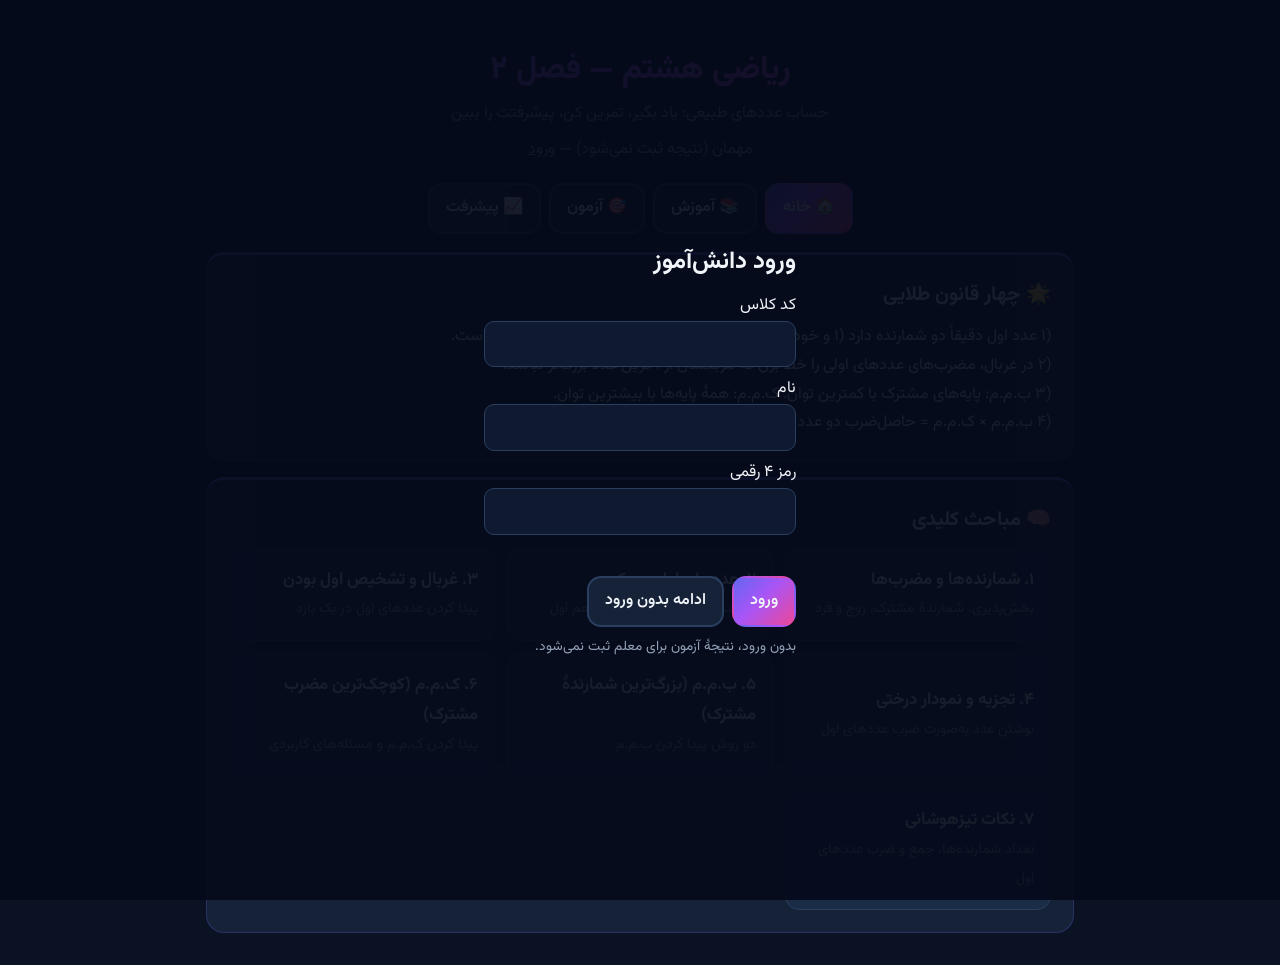
<file: g8-c2/index.html>
<!DOCTYPE html>
<html lang="fa" dir="rtl">
<head>
<meta charset="UTF-8">
<meta name="viewport" content="width=device-width, initial-scale=1, viewport-fit=cover">
<title>ریاضی هشتم — فصل ۲</title>
<link href="https://fonts.googleapis.com/css2?family=Vazirmatn:wght@400;600;800&display=swap" rel="stylesheet">
<link rel="stylesheet" href="../shared/style.css">
</head>
<body>
<div class="wrap">
<header><h1>ریاضی هشتم — فصل ۲</h1><p>حساب عددهای طبیعی: یاد بگیر، تمرین کن، پیشرفتت را ببین</p></header>
<div id="who" style="text-align:center;color:var(--mu)"></div><nav id="nav"></nav>

<section id="home" class="sec on">
 <div class="card" id="rules"></div>
 <div class="card"><h2>🧠 مباحث کلیدی</h2><div class="grid" id="tgrid"></div></div>
</section>

<section id="learn" class="sec"><div id="lbody"></div></section>

<section id="quiz" class="sec"><div class="card" id="qbox">
<div id="qstart">
 <h2>🎯 آزمون</h2>
 <p>سطح را انتخاب کن:</p>
 <div class="row" style="justify-content:center;gap:10px;margin:16px 0">
  <button class="btn" data-lv="easy">آسان</button>
  <button class="btn" data-lv="medium">متوسط</button>
  <button class="btn" data-lv="hard">سخت</button>
  <button class="btn pri" data-lv="all">همه</button>
 </div>
</div>
<div id="qplay" style="display:none"></div>
</div></section>

<section id="prog" class="sec"><div class="card" id="pbox"></div></section>
</div>

<div id="lg" class="modal" style="display:none"><div class="modal-box">
<h2>ورود دانش‌آموز</h2>
<label>کد کلاس <input id="lgc" autocomplete="off"></label>
<label>نام <input id="lgn" autocomplete="name"></label>
<label>رمز ۴ رقمی <input id="lgp" type="password" maxlength="4" inputmode="numeric" autocomplete="off"></label>
<div id="lgm" role="alert"></div>
<div class="row"><button class="btn pri" id="lgo">ورود</button><button class="btn" id="lgs">ادامه بدون ورود</button></div>
<p style="color:var(--mu);font-size:.85rem">بدون ورود، نتیجهٔ آزمون برای معلم ثبت نمی‌شود.</p></div></div>

<script>
// Override the engine's fetch path so it loads local index.json when opened from /g8-c2/
const _origFetch = window.fetch;
window.fetch = function(url, opts) {
  if (typeof url === 'string' && url.includes('/content/g8-c2.json')) {
    return _origFetch('./index.json', opts);
  }
  return _origFetch(url, opts);
};
// Force the chapter id
history.replaceState(null, '', location.pathname + '?c=g8-c2');
</script>
<script src="../shared/engine.js"></script>
</body>
</html>
</file>
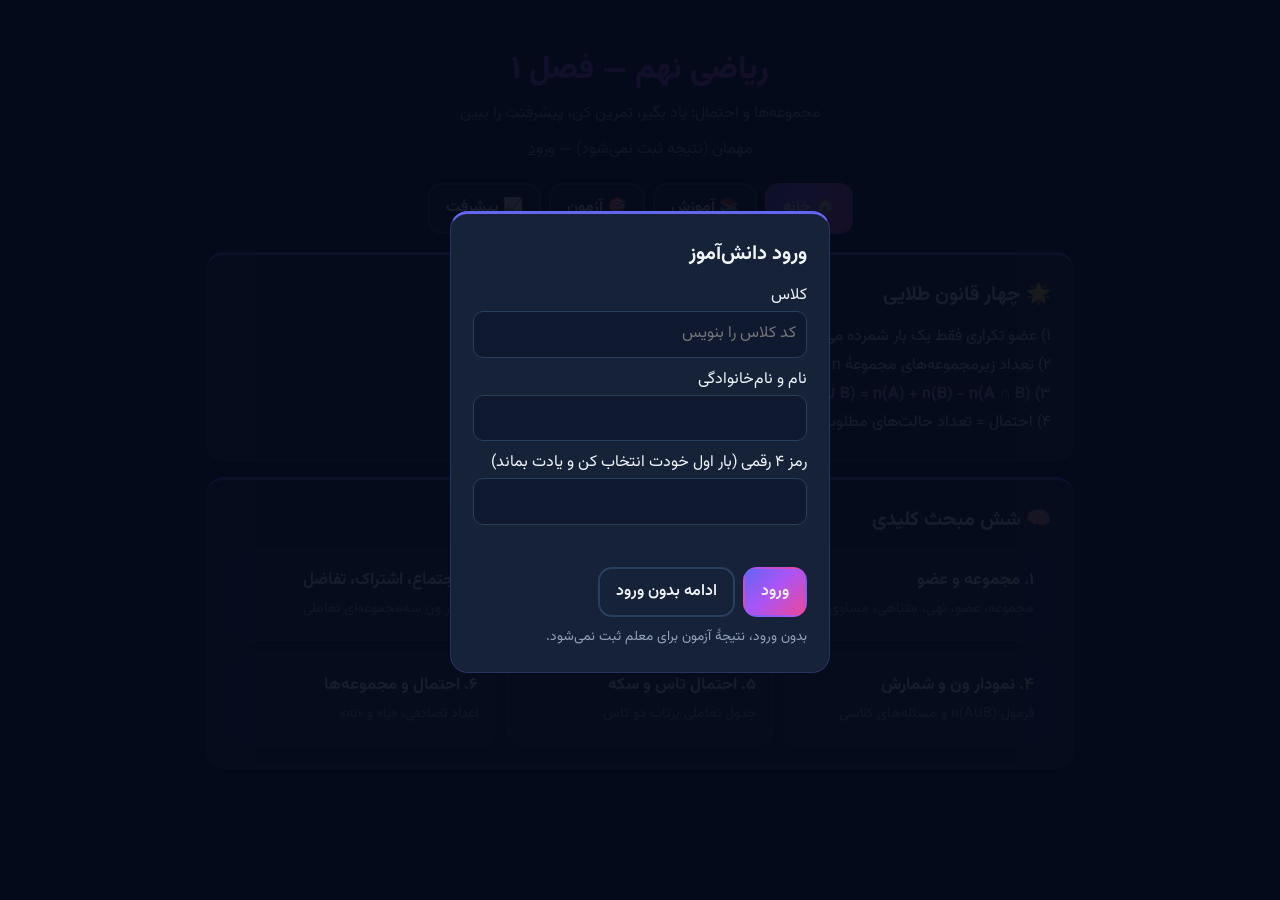
<file: g9-c1/index.html>
<!DOCTYPE html>
<html lang="fa" dir="rtl">
<head>
<meta charset="UTF-8">
<meta name="viewport" content="width=device-width, initial-scale=1, viewport-fit=cover">
<title>ریاضی نهم | فصل ۱: مجموعه‌ها و احتمال</title>
<link href="https://fonts.googleapis.com/css2?family=Vazirmatn:wght@400;600;800&display=swap" rel="stylesheet">
<style>
:root{--bg:#0b1224;--card:#152238;--bd:#2a3f5f;--tx:#f1f5f9;--mu:#94a3b8;--pr:#6366f1;--ok:#10b981;--no:#ef4444;--wa:#f59e0b;--gr:linear-gradient(135deg,#6366f1,#a855f7 45%,#ec4899)}
*{margin:0;padding:0;box-sizing:border-box}
html{box-sizing:border-box;padding-top:env(safe-area-inset-top,0px);padding-bottom:env(safe-area-inset-bottom,0px);scroll-padding-top:env(safe-area-inset-top,0px)}
body{font-family:Vazirmatn,Tahoma,sans-serif;background:var(--bg);color:var(--tx);line-height:1.8;min-height:100vh}
.wrap{max-width:900px;margin:0 auto;padding:16px}
header{text-align:center;padding:26px 8px 8px}
h1{font-size:2rem;font-weight:800;background:var(--gr);-webkit-background-clip:text;background-clip:text;-webkit-text-fill-color:transparent}
header p{color:var(--mu)}
nav{display:flex;gap:8px;justify-content:center;flex-wrap:wrap;margin:18px 0}
nav button,.btn{font:inherit;font-weight:600;color:var(--tx);background:var(--card);border:2px solid var(--bd);border-radius:14px;padding:9px 16px;cursor:pointer}
nav button.on,.btn.pri{background:var(--gr);border-color:transparent}
.btn:focus-visible,nav button:focus-visible,.opt:focus-visible{outline:3px solid #fbbf24;outline-offset:2px}
.card{background:var(--card);border:1px solid rgba(99,102,241,.25);border-radius:18px;padding:22px;margin-bottom:16px;border-top:3px solid var(--pr)}
.card h2{font-size:1.25rem;margin-bottom:10px}
.sec{display:none}.sec.on{display:block}
.grid{display:grid;grid-template-columns:repeat(auto-fill,minmax(230px,1fr));gap:12px}
.tp{background:#1b2c47;border:1px solid var(--bd);border-radius:14px;padding:16px;cursor:pointer;text-align:right;font:inherit;color:var(--tx)}
.tp b{display:block;font-size:1.05rem}.tp span{color:var(--mu);font-size:.88rem}
#ex{direction:ltr}.m{direction:ltr;unicode-bidi:isolate;font-weight:600;color:#c4b5fd}
.tip{background:rgba(245,158,11,.12);border-right:4px solid var(--wa);padding:8px 12px;border-radius:8px;margin:10px 0}
select,input[type=range],input[type=text]{font:inherit;background:#0f1a30;color:var(--tx);border:1px solid var(--bd);border-radius:10px;padding:6px 10px}
.opt{display:block;width:100%;text-align:right;font:inherit;color:var(--tx);background:#1b2c47;border:2px solid var(--bd);border-radius:12px;padding:10px 14px;margin:8px 0;cursor:pointer}
.opt.right{border-color:var(--ok);background:rgba(16,185,129,.18)}.opt.wrong{border-color:var(--no);background:rgba(239,68,68,.18)}
.bar{height:10px;background:#0f1a30;border-radius:6px;overflow:hidden}.bar i{display:block;height:100%;background:var(--gr)}
.dice{display:grid;grid-template-columns:repeat(7,1fr);gap:4px;max-width:360px;margin:10px auto}
.dice div{text-align:center;border-radius:8px;padding:2px 0;background:#0f1a30;font-size:.85rem;color:var(--mu)}
.dice div.h{background:var(--gr);color:#fff;font-weight:800}
canvas{width:100%;max-width:340px;display:block;margin:10px auto;border-radius:12px;border:1px solid var(--bd)}
.row{display:flex;gap:8px;flex-wrap:wrap;align-items:center;margin:8px 0}
.big{font-size:2.4rem;font-weight:800;text-align:center}
.fr{display:inline-flex;flex-direction:column;align-items:center;vertical-align:middle;line-height:1.2;font-size:.95em}.fr i{font-style:normal;border-bottom:1.5px solid currentColor;padding:0 4px}
@media(prefers-reduced-motion:no-preference){.sec.on{animation:f .3s}@keyframes f{from{opacity:0;transform:translateY(8px)}}}
#lg{position:fixed;inset:0;background:rgba(5,10,25,.92);display:none;align-items:center;justify-content:center;padding:16px;z-index:9}
#lg .card{width:100%;max-width:380px}#lg label{display:block;margin:8px 0}#lg input{width:100%;font:inherit;color:#f1f5f9;background:#0f1a30;border:1px solid #2a3f5f;border-radius:10px;padding:8px 10px}#lg input:-webkit-autofill{-webkit-text-fill-color:#f1f5f9;box-shadow:0 0 0 40px #0f1a30 inset}
#lgm{color:#fca5a5;min-height:1.6em}
</style>
</head>
<body>
<div class="wrap">
<header><h1>ریاضی نهم — فصل ۱</h1><p>مجموعه‌ها و احتمال: یاد بگیر، تمرین کن، پیشرفتت را ببین</p></header>
<div id="who" style="text-align:center;color:var(--mu)"></div><nav id="nav"></nav>

<section id="home" class="sec on">
 <div class="card"><h2>🌟 چهار قانون طلایی</h2>
  <p>۱) عضو تکراری فقط یک بار شمرده می‌شود.</p>
  <p>۲) تعداد زیرمجموعه‌های مجموعهٔ n عضوی: <span class="m">2ⁿ</span> و زیرمجموعه‌های سره: <span class="m">2ⁿ − 1</span></p>
  <p>۳) <span class="m">n(A ∪ B) = n(A) + n(B) − n(A ∩ B)</span></p>
  <p>۴) احتمال = تعداد حالت‌های مطلوب ÷ تعداد کل حالت‌ها (همیشه بین ۰ و ۱)</p></div>
 <div class="card"><h2>🧠 شش مبحث کلیدی</h2><div class="grid" id="tgrid"></div></div>
</section>

<section id="learn" class="sec"><div id="lbody"></div></section>

<section id="quiz" class="sec"><div class="card" id="qbox"></div></section>

<section id="prog" class="sec"><div class="card"><h2>📈 پیشرفت من</h2><div id="pf"></div>
 <div class="row"><label>نام: <input type="text" id="nm" maxlength="30" placeholder="نام دانش‌آموز"></label><button class="btn" id="clr">پاک کردن تاریخچه</button></div>
 <div id="pbody"></div></div></section>
</div>

<div id="lg"><div class="card"><h2>ورود دانش‌آموز</h2>
<label>کلاس<select id="lc" style="width:100%;font:inherit;background:#0f1a30;color:#f1f5f9;border:1px solid #2a3f5f;border-radius:10px;padding:8px 10px"><option value="">در حال بارگذاری…</option></select></label>
<label>نام و نام‌خانوادگی<input type="text" id="ln2" maxlength="40" autocomplete="off"></label>
<label>رمز ۴ رقمی (بار اول خودت انتخاب کن و یادت بماند)<input type="password" id="lp" inputmode="numeric" maxlength="4" autocomplete="off"></label>
<div id="lgm" role="alert"></div>
<div class="row"><button class="btn pri" id="lgo">ورود</button><button class="btn" id="lgs">ادامه بدون ورود</button></div>
<p style="color:var(--mu);font-size:.85rem">بدون ورود، نتیجهٔ آزمون برای معلم ثبت نمی‌شود.</p></div></div>
<script>
const FA=s=>String(s).replace(/\d/g,d=>'۰۱۲۳۴۵۶۷۸۹'[d]);
const M=s=>FA(s).replace(/`([^`]+)`/g,'<bdi dir="ltr" class="m">$1</bdi>');
const $=id=>document.getElementById(id);
let mem={};
const ls={get(k){try{return localStorage.getItem(k)}catch(e){return mem[k]??null}},set(k,v){try{localStorage.setItem(k,v)}catch(e){mem[k]=v}}};
const T=[
['مجموعه و عضو','مجموعه، عضو، تهی، متناهی، مساوی'],
['زیرمجموعه','شمارش با 2ⁿ و زیرمجموعهٔ سره'],
['اجتماع، اشتراک، تفاضل','نمودار ون سه‌مجموعه‌ای تعاملی'],
['نمودار ون و شمارش','فرمول n(A∪B) و مسئله‌های کلاسی'],
['احتمال تاس و سکه','جدول تعاملی پرتاب دو تاس'],
['احتمال و مجموعه‌ها','اعداد تصادفی، «یا» و «نه»']];
const L=[
`<p>مجموعه یعنی دسته‌ای از چیزهای <b>کاملاً مشخص</b> و <b>غیرتکراری</b>. «۴ گل زیبا» مجموعه نیست، «اعداد اول کمتر از ۱۰» مجموعه است: <span class="m">{2, 3, 5, 7}</span>.</p>
<div class="tip">برای شمردن اعضا اول ساده کن: <span class="m">{1+2, 3, 2, √4}</span> می‌شود <span class="m">{3, 2}</span> پس n = ۲.</div>
<p><span class="m">{ }</span> یا <span class="m">∅</span> مجموعهٔ تهی است؛ اما <span class="m">{∅}</span> تک‌عضوی است (یک عضو دارد!). دو مجموعه وقتی مساوی‌اند که اعضایشان دقیقاً یکی باشد.</p>
<div class="tip">مثال: <span class="m">{7, y−1} = {4, 2x+1}</span> ⇒ x = ۳ و y = ۵.</div>`,
`<p><span class="m">A ⊆ B</span> یعنی هر عضو A عضو B هم هست. <span class="m">∅ ⊆ A</span> و <span class="m">A ⊆ A</span> همیشه درست‌اند.</p>
<p>اگر <span class="m">A ⊆ B</span> باشد: <span class="m">A ∪ B = B</span> و <span class="m">A ∩ B = A</span> و <span class="m">A − B = ∅</span>.</p>
<p>تعداد عضو را با لغزنده تغییر بده:</p>
<div class="row"><input type="range" id="sl"> <span>n = <b id="sn"></b></span></div>
<p>زیرمجموعه‌ها: <b id="sa"></b> | زیرمجموعه‌های سره: <b id="sb"></b> | ناتهی: <b id="sc"></b></p>
<div class="tip">اگر تعداد زیرمجموعه را داده‌اند، آن را به توان ۲ تجزیه کن: ۶۴ = ۲⁶ ⇒ n = ۶.</div>`,
`<p>ناحیه‌ای که عبارت انتخاب‌شده نشان می‌دهد روی نمودار روشن می‌شود:</p>
<select id="ex"></select><canvas id="cv" aria-label="نمودار ون سه‌مجموعه‌ای"></canvas>
<div class="tip"><span class="m">A − B</span> یعنی عضوهای A که در B نیستند. اشتراک = «هم‌زمان»، اجتماع = «دست‌کم یکی».</div>`,
`<p><span class="m">n(A ∪ B) = n(A) + n(B) − n(A ∩ B)</span></p>
<p>مثال: ۴۰ نفر؛ ۲۴ ورزشی، ۱۸ علمی، ۸ هر دو. دست‌کم یکی: ۲۴ + ۱۸ − ۸ = ۳۴. فقط ورزشی: ۲۴ − ۸ = ۱۶. هیچ‌کدام: ۴۰ − ۳۴ = ۶.</p>
<div class="tip">همیشه از «ناحیهٔ مشترک» شروع کن و بعد بقیهٔ ناحیه‌ها را پر کن.</div>`,
`<p>یک رویداد انتخاب کن تا خانه‌های مطلوب از ۳۶ حالت روشن شوند:</p>
<select id="ev"></select><div class="dice" id="dc"></div><div class="big" id="pr"></div>
<div class="tip">سکه + تاس: ۱۲ حالت. دو تاس: ۳۶ حالت. سه فرزند: ۸ حالت.</div>`,
`<p>برای عدد دورقمی: ۹۰ حالت (۱۰ تا ۹۹). تعداد اعضای دنباله = (آخر − اول) ÷ فاصله + ۱.</p>
<p>مضرب ۵: ۱۸ عدد ⇒ <span class="m">18/90 = 1/5</span>. مضرب ۴ <b>یا</b> ۶ در ۱ تا ۴۰: ۱۰ + ۶ − ۳ = ۱۳ ⇒ <span class="m">13/40</span>.</p>
<div class="tip">«یا» یعنی اجتماع (مشترک‌ها را یک بار بشمار)، «نه» یعنی کل − مطلوب.</div>`];

const H=t=>`<h3 style="color:#fbbf24;margin:16px 0 4px">${FA(t)}</h3>`,P=t=>`<p style="margin:6px 0">${W(t)}</p>`,EX=t=>`<div style="background:#0f1a30;border:1px solid var(--bd);border-radius:12px;padding:10px 14px;margin:8px 0">${W(t)}</div>`,E=x=>`<div class="m" style="display:block;text-align:center;margin:4px 0;font-size:1.05rem">${FA(x)}</div>`,mm=x=>`<span class="m">${x}</span>`;
const W=t=>FA(t).replace(/[۰-۹(][۰-۹+\-−×÷=⇒()\/ ،.…√]*[۰-۹)]/g,'<bdi dir="ltr">$&</bdi>');
const SV='<svg viewBox="0 0 300 130" style="width:100%;max-width:340px;display:block;margin:8px auto;background:#0f1a30;border-radius:12px"><circle cx="115" cy="65" r="50" fill="#2dd4bf" fill-opacity=".25" stroke="#2dd4bf" stroke-width="2"/><circle cx="185" cy="65" r="50" fill="#818cf8" fill-opacity=".25" stroke="#818cf8" stroke-width="2"/><g fill="#f1f5f9" font-size="15" text-anchor="middle" font-family="Vazirmatn"><text x="85" y="70">۱۶</text><text x="150" y="70">۸</text><text x="215" y="70">۱۰</text><text x="12" y="122" text-anchor="start">بیرون: ۶ نفر</text></g><text x="70" y="20" fill="#2dd4bf" font-size="13" font-family="Vazirmatn">ورزشی</text><text x="200" y="20" fill="#818cf8" font-size="13" font-family="Vazirmatn">علمی</text></svg>';
const L2=[
H('مجموعه یعنی چه؟')+P('مجموعه یک دسته از چیزهاست که دو شرط دارد: ۱) کاملاً مشخص باشد؛ یعنی هر کس بخواند دقیقاً همان دسته را بفهمد. ۲) چیز تکراری نداشته باشد.')+EX('✅ «اعداد اول کمتر از ۱۰» مجموعه است: '+mm('{2, 3, 5, 7}')+'<br>❌ «۴ گل زیبا» مجموعه نیست، چون «زیبا» سلیقه‌ای است.')+
H('اعضا را چطور بشماریم؟')+P('اول هر عضو را ساده کن، بعد عضوهای تکراری را فقط یک بار بشمار.')+EX('مثال: '+mm('{1+2, 3, 2, √4}')+'<br>گام ۱: ۱+۲ = ۳ و √۴ = ۲<br>گام ۲: پس مجموعه می‌شود '+mm('{3, 2}')+'<br>گام ۳: جواب: '+mm('n = 2')+' یعنی دو عضو دارد.')+
H('سه مجموعهٔ ویژه')+P('تهی: هیچ عضوی ندارد و با '+mm('{ }')+' یا '+mm('∅')+' نشان می‌دهیم. یکانی: دقیقاً یک عضو دارد. متناهی: اعضایش قابل شمارش است.')+'<div class="tip">⚠️ اشتباه رایج: '+FA(mm('{∅}'))+' تهی نیست! مثل کیسه‌ای است که یک جعبهٔ خالی داخلش گذاشته‌ایم؛ یک عضو دارد.</div>'+
H('دو مجموعهٔ مساوی')+P('وقتی اعضایشان دقیقاً یکی است (ترتیب مهم نیست). برای پیدا کردن x و y، عضوهای هم‌نوع را مساوی هم بگذار.')+EX(mm('{7, y−1} = {4, 2x+1}')+'<br>گام ۱: عدد ۷ باید با '+mm('2x+1')+' برابر باشد (چون ۷ با ۴ فرق دارد)<br>گام ۲: '+mm('2x+1 = 7')+' ⇒ x = ۳<br>گام ۳: '+mm('y−1 = 4')+' ⇒ y = ۵'),

H('زیرمجموعه یعنی چه؟')+P('اگر هر عضو A داخل B هم باشد، می‌گوییم A زیرمجموعهٔ B است و می‌نویسیم '+mm('A ⊆ B')+'. مثلاً «دانش‌آموزان کلاس» زیرمجموعهٔ «دانش‌آموزان مدرسه» است.')+'<div class="tip">دو چیز همیشه درست است: '+mm('A ⊆ A')+' (هر مجموعه زیرمجموعهٔ خودش است) و '+mm('∅ ⊆ A')+' (تهی زیرمجموعهٔ هر مجموعه است).</div>'+P('اگر '+mm('A ⊆ B')+' باشد: ')+EX(mm('A ∪ B = B')+' (اجتماع همان بزرگ‌تر است)<br>'+mm('A ∩ B = A')+' (مشترک همان کوچک‌تر است)<br>'+mm('A − B = ∅')+' (چیزی از A بیرون B نمی‌ماند)')+
H('زیرمجموعه‌ها را بشمار')+P('مجموعهٔ دو عضوی {a, b} چهار زیرمجموعه دارد: تهی، {a}، {b} و {a, b}. دلیلش: هر عضو دو انتخاب دارد (باشد یا نباشد)، پس برای n عضو می‌شود ۲×۲×…×۲ = ۲ⁿ.')+P('لغزنده را حرکت بده و ببین:')+'<div class="row"><input type="range" id="sl"> <span>n = <b id="sn"></b></span></div><p>همهٔ زیرمجموعه‌ها: <b id="sa"></b> | زیرمجموعهٔ سره (همه به‌جز خود مجموعه): <b id="sb"></b> | زیرمجموعهٔ ناتهی (همه به‌جز تهی): <b id="sc"></b></p>'+'<div class="tip">برعکسش هم مهم است: اگر ۶۴ زیرمجموعه دارد، ۶۴ را به صورت توان ۲ بنویس: ۶۴ = ۲⁶ پس ۶ عضو دارد.</div>',

H('سه کلمهٔ کلیدی')+EX('<b>اجتماع '+FA(mm('A ∪ B'))+'</b> = «یا»: هر چیزی که در A هست یا در B (یا هر دو).<br><b>اشتراک '+FA(mm('A ∩ B'))+'</b> = «و»: فقط چیزهای مشترک.<br><b>تفاضل '+FA(mm('A − B'))+'</b> = «A ولی نه B»: اعضای A که در B نیستند.')+
H('یک مثال کوچک')+P('فرض کن '+mm('A = {1, 2, 3}')+' و '+mm('B = {3, 4}')+':')+EX(mm('A ∪ B = {1, 2, 3, 4}')+'<br>'+mm('A ∩ B = {3}')+'<br>'+mm('A − B = {1, 2}')+' و '+mm('B − A = {4}'))+
H('خودت روی نمودار ببین')+P('یک عبارت انتخاب کن؛ قسمت زردرنگ همان ناحیه‌ای است که عبارت نشان می‌دهد:')+'<select id="ex"></select><canvas id="cv" aria-label="نمودار ون سه‌مجموعه‌ای"></canvas><div class="tip">پرانتز را اول حل کن. مثلاً در '+mm('(A ∪ B) − C')+' اول A و B را با هم بردار، بعد هر چه در C است حذف کن.</div>',

H('چرا فرمول؟')+P('اگر n(A) و n(B) را ساده جمع کنیم، اعضای مشترک دو بار شمرده می‌شوند؛ پس یک بار کم می‌کنیم:')+E('n(A ∪ B) = n(A) + n(B) − n(A ∩ B)')+
H('مثال گام‌به‌گام')+P('در کلاس ۴۰ نفره، ۲۴ نفر در مسابقهٔ ورزشی و ۱۸ نفر در مسابقهٔ علمی شرکت کرده‌اند و ۸ نفر در هر دو. چند نفر در هیچ‌کدام شرکت نکرده‌اند؟')+SV+EX('<b>گام ۱:</b> اشتراک را اول بنویس: ۸ نفر هر دو.<br><b>گام ۲:</b> فقط ورزشی = ۲۴ − ۸ = ۱۶<br><b>گام ۳:</b> فقط علمی = ۱۸ − ۸ = ۱۰<br><b>گام ۴:</b> دست‌کم یکی = ۱۶ + ۸ + ۱۰ = ۳۴<br><b>گام ۵:</b> هیچ‌کدام = ۴۰ − ۳۴ = ۶')+'<div class="tip">همیشه از ناحیهٔ مشترک شروع کن؛ بعد بقیه را با کم کردن به‌دست بیاور.</div>',

H('فرمول احتمال')+E('احتمال = تعداد حالت‌های مطلوب ÷ تعداد همهٔ حالت‌ها')+P('احتمال همیشه بین ۰ (غیرممکن) و ۱ (حتمی) است. مثال: عدد اول در پرتاب تاس: مطلوب {2, 3, 5} یعنی ۳ حالت از ۶ ⇒ ۱/۲.')+
H('چند حالت داریم؟')+P('یک تاس: ۶ حالت. دو تاس: ۶×۶ = ۳۶. سکه و تاس: ۲×۶ = ۱۲. سه فرزند (پسر/دختر): ۲×۲×۲ = ۸.')+
H('جدول دو تاس')+P('یک پیشامد انتخاب کن؛ خانه‌های روشن حالت‌های مطلوب‌اند (سطر = تاس اول، ستون = تاس دوم):')+'<select id="ev"></select><div class="dice" id="dc"></div><div class="big" id="pr"></div><div class="tip">برای شمردن حالت‌ها، جدول ۶×۶ را بکش؛ فراموش کردن حالت‌ها رایج‌ترین اشتباه است.</div>',

H('عدد تصادفی دورقمی')+P('عددهای دورقمی از ۱۰ تا ۹۹ هستند: ۹۹ − ۱۰ + ۱ = ۹۰ عدد.')+EX('تعداد عضوهای یک دنباله = (آخر − اول) ÷ فاصله + ۱<br>مثال: مضرب ۵ ← ۱۰، ۱۵، …، ۹۵ ⇒ (۹۵ − ۱۰) ÷ ۵ + ۱ = ۱۸<br>احتمال = ۱۸/۹۰ = ۱/۵')+
H('«یا» و «نه»')+EX('<b>یا:</b> اجتماع؛ مشترک‌ها را یک بار بشمار.<br>مثال: از ۱ تا ۴۰، مضرب ۴ یا ۶ ← ۱۰ + ۶ − ۳ (مضرب ۱۲ دو بار شمرده شد) = ۱۳ ⇒ ۱۳/۴۰<br><b>نه:</b> کل − مطلوب.<br>مثال: مضرب ۳ نباشد ← ۹۰ − ۳۰ = ۶۰ ⇒ ۶۰/۹۰ = ۲/۳')
];
L2[5]=H('۱) همهٔ حالت‌ها را بشمار')+P('عددهای دورقمی از ۱۰ تا ۹۹ هستند. برای شمردن عددهای یک دنباله: «آخری منهای اولی، تقسیم بر فاصله، به‌اضافهٔ ۱».')+E('(99 − 10) ÷ 1 + 1 = 90')+P('پس ۹۰ حالت داریم.')+
H('۲) مثال: مضرب ۵')+P('مضرب‌های ۵ در اعداد دورقمی: ۱۰، ۱۵، ۲۰، …، ۹۵. فاصلهٔ بین آن‌ها ۵ است:')+E('(95 − 10) ÷ 5 + 1 = 18')+P('احتمال = تعداد مطلوب ÷ تعداد کل:')+E('18/90 = 1/5')+
H('۳) «یا» یعنی اجتماع')+P('از ۱ تا ۴۰، احتمال مضرب ۴ یا مضرب ۶ بودن چقدر است؟ مضرب ۴: ۱۰ عدد؛ مضرب ۶: ۶ عدد؛ مضرب ۱۲ هم‌مضرب ۴ است هم مضرب ۶، پس دو بار شمرده شده (۳ عدد) و باید یک بار کمش کنیم:')+E('10 + 6 − 3 = 13')+E('13/40')+
H('۴) «نه» یعنی کل منهای مطلوب')+P('احتمال اینکه عدد دورقمی مضرب ۳ نباشد چقدر است؟ مضرب‌های ۳ در اعداد دورقمی ۳۰ عدد هستند (۱۲ تا ۹۹)، پس:')+E('90 − 30 = 60')+E('60/90 = 2/3')+'<div class="tip">'+FA('نکته: اگر شمردن «مطلوب» سخت است، اول «نامطلوب» را بشمار و از کل کم کن.')+'</div>';
// nav
const secs=[['home','🏠 خانه'],['learn','📚 آموزش'],['quiz','🎯 آزمون'],['prog','📈 پیشرفت']];
secs.forEach(([id,t])=>{const b=document.createElement('button');b.textContent=t;b.dataset.s=id;b.onclick=()=>go(id);$('nav').append(b)});
function go(id){document.querySelectorAll('.sec').forEach(s=>s.classList.toggle('on',s.id===id));document.querySelectorAll('nav button').forEach(b=>b.classList.toggle('on',b.dataset.s===id));if(id==='learn'&&!$('lbody').innerHTML)learn(0);if(id==='quiz')setup();if(id==='prog')prog();scrollTo(0,0)}
T.forEach((t,i)=>{const b=document.createElement('button');b.className='tp';b.innerHTML=`<b>${FA(i+1)}. ${t[0]}</b><span>${t[1]}</span>`;b.onclick=()=>{go('learn');learn(i)};$('tgrid').append(b)});

function learn(i){
 $('lbody').innerHTML=`<div class="card"><div class="row">${T.map((t,j)=>`<button class="btn ${j===i?'pri':''}" onclick="learn(${j})">${FA(j+1)}</button>`).join('')}</div><h2>${FA(i+1)}. ${T[i][0]}</h2>${L2[i]}</div>`;
 if(i===1){Object.assign($('sl'),{min:0,max:8,value:3});const u=()=>{const n=+$('sl').value;$('sn').textContent=FA(n);$('sa').textContent=FA(2**n);$('sb').textContent=FA(2**n-1);$('sc').textContent=FA(2**n-1)};$('sl').oninput=u;u()}
 if(i===2)venn();if(i===4)dice();
}
// Venn
const VX=[['A ∪ B',(a,b,c)=>a||b],['A ∩ B',(a,b)=>a&&b],['A − B',(a,b)=>a&&!b],['B − A',(a,b)=>b&&!a],['(A ∪ B) − C',(a,b,c)=>(a||b)&&!c],['(A ∩ B) − C',(a,b,c)=>a&&b&&!c],['A − (B ∪ C)',(a,b,c)=>a&&!b&&!c],['(B ∩ C) − A',(a,b,c)=>b&&c&&!a],['(B ∪ C) − A',(a,b,c)=>(b||c)&&!a],['A ∩ B ∩ C',(a,b,c)=>a&&b&&c]];
function venn(){
 const s=$('ex');s.innerHTML=VX.map((v,i)=>`<option value="${i}">${v[0]}</option>`).join('');
 const C=[[108,95,'A','#2dd4bf'],[192,95,'B','#818cf8'],[150,165,'C','#fb923c']],cv=$('cv'),x=(cv.width=300,cv.height=250,cv.getContext('2d'));
 const draw=()=>{const f=VX[+s.value][1],im=x.createImageData(300,250);
  for(let y=0;y<250;y++)for(let px=0;px<300;px++){const t=C.map(c=>(px-c[0])**2+(y-c[1])**2<=4225),k=(y*300+px)*4,on=f(...t),any=t[0]||t[1]||t[2];
   const col=on?[251,191,36]:any?[40,58,90]:[15,26,48];im.data.set([...col,255],k)}
  x.putImageData(im,0,0);x.lineWidth=2;x.font='bold 15px Vazirmatn';C.forEach(c=>{x.strokeStyle=c[3];x.beginPath();x.arc(c[0],c[1],65,0,7);x.stroke()});
  x.fillStyle='#2dd4bf';x.fillText('A',40,40);x.fillStyle='#818cf8';x.fillText('B',255,40);x.fillStyle='#fb923c';x.fillText('C',240,228)};
 s.onchange=draw;draw();
}
// Dice
const EV=[['مجموع دو عدد ۷ باشد',(a,b)=>a+b==7],['مجموع مضرب ۴ باشد',(a,b)=>(a+b)%4==0],['دو عدد برابر باشند',(a,b)=>a==b],['دو عدد متفاوت باشند',(a,b)=>a!=b],['حاصل‌ضرب فرد باشد',(a,b)=>a*b%2==1],['دست‌کم یک ۶ بیاید',(a,b)=>a==6||b==6],['برابر باشند و مجموع بیش از ۷',(a,b)=>a==b&&a+b>7],['تاس اول زوج و دوم مضرب ۵',(a,b)=>a%2==0&&b==5]];
const gcd=(a,b)=>b?gcd(b,a%b):a;
function dice(){
 const s=$('ev');s.innerHTML=EV.map((v,i)=>`<option value="${i}">${v[0]}</option>`).join('');
 const d=()=>{const f=EV[+s.value][1];let h='<div></div>'+[1,2,3,4,5,6].map(i=>`<div>${FA(i)}</div>`).join(''),k=0;
  for(let a=1;a<=6;a++){h+=`<div>${FA(a)}</div>`;for(let b=1;b<=6;b++){const o=f(a,b);k+=o;h+=`<div class="${o?'h':''}">${FA(a)}،${FA(b)}</div>`}}
  $('dc').innerHTML=h;const g=gcd(k,36);$('pr').innerHTML=`${FA(k)}/${FA(36)} = <bdi dir="ltr">${FA(k/g)}/${FA(36/g)}</bdi>`};
 s.onchange=d;d();
}
// Quiz bank: [topic, level(0-2), question, right, [wrong x3], explanation]
const Q=[
[0,0,'`n({1, 2, 2, 3, 3})` چند است؟','3',['5','2','4'],'عضو تکراری فقط یک بار شمرده می‌شود: {1,2,3}.'],
[0,0,'کدام عبارت یک مجموعه را مشخص می‌کند؟','اعداد اول کمتر از ۱۰',['چهار گل زیبا','سه عدد زوج متوالی','شهرهای قشنگ ایران'],'مجموعه باید کاملاً مشخص باشد؛ «زیبا» و «متوالی نامشخص» دقیق نیستند.'],
[0,0,'کدام مجموعه تهی است؟','اعداد طبیعی بین ۴ و ۵',['اعداد صحیح کمتر از صفر','اعداد طبیعی کمتر از ۴','`{∅}`'],'بین ۴ و ۵ عدد طبیعی نداریم. `{∅}` یک عضو دارد.'],
[0,1,'`{x ∈ Z | −2 < x ≤ 3}` چند عضو دارد؟','5',['4','6','3'],'اعضا: `{−1, 0, 1, 2, 3}`.'],
[0,2,'اگر `{7, y−1} = {4, 2x+1}` باشد، `x + y` کدام است؟','8',['6','10','9'],'۲x+۱=۷ ⇒ x=۳ ؛ y−۱=۴ ⇒ y=۵ ؛ مجموع ۸.'],
[1,0,'یک مجموعهٔ ۵ عضوی چند زیرمجموعه دارد؟','32',['10','25','16'],'۲⁵ = ۳۲.'],
[1,0,'کدام همواره درست است؟','`∅ ⊆ A` برای هر مجموعه A',['`A ⊆ ∅` برای هر مجموعه A','`A ∪ ∅ = ∅`','`A ∩ ∅ = A`'],'مجموعهٔ تهی زیرمجموعهٔ هر مجموعه است.'],
[1,1,'مجموعه‌ای ۶۳ زیرمجموعهٔ سره دارد. چند عضو دارد؟','6',['5','7','8'],'۲ⁿ − ۱ = ۶۳ ⇒ ۲ⁿ = ۶۴ = ۲⁶.'],
[1,2,'با افزودن ۳ عضو به A، تعداد زیرمجموعه‌ها ۲۲۴ واحد بیشتر می‌شود. A چند عضو دارد؟','5',['4','3','6'],'۲ⁿ⁺³ − ۲ⁿ = ۷·۲ⁿ = ۲۲۴ ⇒ ۲ⁿ = ۳۲ ⇒ n = ۵.'],
[2,0,'اگر `A={1,2,3}` و `B={3,4}` باشد، `A ∪ B` کدام است؟','`{1, 2, 3, 4}`',['`{3}`','`{1, 2}`','`{4}`'],'اجتماع یعنی همهٔ اعضای هر دو، بدون تکرار.'],
[2,0,'اگر `A={1,2,5,7}` و `B={4,7}` باشد، `A − B` کدام است؟','`{1, 2, 5}`',['`{4}`','`{7}`','`{1, 2, 4, 5}`'],'اعضای A که در B نیستند.'],
[2,1,'اگر `A ⊆ B` باشد، کدام همواره برقرار است؟','`A ∪ B = B`',['`A ∩ B = B`','`A − B = A`','`A ∪ B = A`'],'وقتی A داخل B است، اجتماع همان B می‌شود.'],
[2,1,'اگر `A={x∈Z | −3<x≤5}` و `B={x∈N | x<5}` باشد، `n(A − B)` چند است؟','4',['3','5','6'],'`A−B = {−2, −1, 0, 5}`.'],
[3,1,'اگر `n(A)=12` و `n(B)=9` و `n(A ∩ B)=4` باشد، `n(A ∪ B)` چند است؟','17',['21','25','13'],'۱۲ + ۹ − ۴ = ۱۷.'],
[3,1,'در نمودار ون: فقط A: ۵ ، مشترک: ۴ ، فقط B: ۹. `n(A ∪ B)` چند است؟','18',['22','14','25'],'۵ + ۴ + ۹ = ۱۸.'],
[3,2,'کلاس ۴۰ نفره: ۲۴ نفر ورزشی، ۱۸ علمی، ۸ هر دو. چند نفر در هیچ‌کدام شرکت نکرده‌اند؟','6',['4','8','10'],'اجتماع = ۲۴+۱۸−۸ = ۳۴ ⇒ ۴۰ − ۳۴ = ۶.'],
[4,0,'در پرتاب یک تاس، احتمال آمدن عدد اول چقدر است؟','`1/2`',['`1/3`','`2/3`','`1/6`'],'اعداد ۲، ۳، ۵ ⇒ ۳ از ۶.'],
[4,1,'در پرتاب دو تاس، احتمال مجموع ۷ چقدر است؟','`1/6`',['`1/9`','`7/36`','`5/36`'],'۶ حالت از ۳۶.'],
[4,1,'در پرتاب دو تاس، احتمال فرد بودن حاصل‌ضرب چقدر است؟','`1/4`',['`1/2`','`3/4`','`1/3`'],'هر دو فرد: ۳×۳ = ۹ حالت از ۳۶.'],
[4,2,'در پرتاب دو تاس، احتمال متفاوت بودن دو عدد چقدر است؟','`5/6`',['`1/6`','`11/36`','`1/3`'],'برابر: ۶ حالت؛ متفاوت: ۳۰ حالت از ۳۶.'],
[4,2,'سکه و تاس: احتمال «رو» و عدد زوج چقدر است؟','`1/4`',['`1/6`','`1/3`','`1/2`'],'۳ حالت از ۱۲.'],
[5,1,'از اعداد دورقمی یکی تصادفی انتخاب می‌شود. احتمال مضرب ۵ بودن چقدر است؟','`1/5`',['`1/9`','`2/9`','`1/10`'],'۱۸ مضرب از ۹۰ عدد.'],
[5,1,'کیسه‌ای ۳ مهرهٔ قرمز، ۲ آبی و ۲ سفید دارد. احتمال آبی نبودن چقدر است؟','`5/7`',['`2/7`','`3/7`','`4/7`'],'۷ − ۲ = ۵ از ۷.'],
[5,2,'از ۱ تا ۴۰ یک عدد انتخاب می‌کنیم. احتمال مضرب ۴ یا ۶ بودن؟','`13/40`',['`2/5`','`7/20`','`3/8`'],'۱۰ + ۶ − ۳ (مضرب ۱۲) = ۱۳.'],
[5,2,'احتمال آنکه عدد دورقمی مضرب ۷ و فرد باشد؟','`1/15`',['`7/45`','`13/90`','`1/6`'],'۲۱، ۳۵، ۴۹، ۶۳، ۷۷، ۹۱ ⇒ ۶ از ۹۰.'],
[0,1,'کدام مجموعه یکانی (تک‌عضوی) است؟','مجموعهٔ اعداد زوج اول',['اعداد طبیعی کمتر از ۳','`{ }`','اعداد صحیح بین ۱ و ۴'],'تنها عدد زوج اول ۲ است: `{2}`.'],
[1,1,'مجموعهٔ ۴ عضوی چند زیرمجموعهٔ سره دارد؟','15',['16','8','14'],'۲⁴ − ۱ = ۱۵.'],
[2,0,'اگر `A={3,7,8,9}` و `B={3,5,6,7}` باشد، `A ∩ B` کدام است؟','`{3, 7}`',['`{3, 5, 6, 7, 8, 9}`','`{8, 9}`','`{5, 6}`'],'اشتراک یعنی اعضای مشترک.'],
[2,2,'اگر `A={1,2,3}` و `C={x²+1 | x∈A}` و `B={x∈Z | −2<x≤2}` باشد، `n(B ∩ (A ∪ C))` چند است؟','2',['1','3','4'],'`C={2,5,10}` ، `A∪C={1,2,3,5,10}` ، `B={−1,0,1,2}` ⇒ اشتراک `{1,2}`.'],
[3,0,'اگر `A ⊆ B` باشد، `n(A ∩ B)` برابر است با','`n(A)`',['`n(B)`','`n(A) + n(B)`','صفر'],'اشتراک همان A می‌شود.'],
[3,2,'در کلاسی ۳۰ نفره، ۱۸ نفر فوتبال و ۱۴ نفر والیبال بازی می‌کنند و ۵ نفر هیچ‌کدام. چند نفر هر دو را بازی می‌کنند؟','7',['4','9','11'],'اجتماع = ۳۰ − ۵ = ۲۵ ⇒ ۱۸ + ۱۴ − ۲۵ = ۷.'],
[4,0,'احتمال آمدن عدد ۷ در پرتاب یک تاس چقدر است؟','صفر',['`1/6`','`1/7`','یک'],'پیشامد غیرممکن است.'],
[4,1,'تعداد حالت‌های پرتاب هم‌زمان یک سکه و یک تاس چند است؟','12',['8','36','6'],'۲ × ۶ = ۱۲.'],
[5,0,'احتمال هر پیشامد همواره عددی در کدام بازه است؟','۰ تا ۱',['۱ تا ۱۰۰','−۱ تا ۱','۰ تا ۲'],'حداقل صفر (غیرممکن) و حداکثر یک (حتمی).'],
[5,1,'دو تاس: احتمال آنکه مجموع دو عدد مضرب ۴ باشد چقدر است؟','`1/4`',['`1/3`','`1/6`','`5/36`'],'مجموع ۴ (۳ حالت)، ۸ (۵ حالت) و ۱۲ (۱ حالت) ⇒ ۹ از ۳۶.'],
[0,2,'اگر `A = {1, 2, {3, 4}}` باشد، کدام گزینه درست است؟','`{3, 4} ∈ A`',['`3 ∈ A`','`n(A) = 4`','`{1, 2} ∈ A`'],'عضوهای A فقط 1 و 2 و خود مجموعهٔ `{3, 4}` هستند؛ پس n(A) = 3 و `{3, 4}` یک عضو است.'],
[0,2,'اگر `A = {x ∈ Z | −3 < x < 4}` و `B = {2x + 1 | x ∈ A}` باشد، `B` چند عضو طبیعی دارد؟','4',['3','5','6'],'`A = {−2, −1, 0, 1, 2, 3}` ⇒ `B = {−3, −1, 1, 3, 5, 7}` ⇒ عضوهای طبیعی: 1، 3، 5، 7.'],
[1,2,'مجموعهٔ A پنج عضو دارد. چند زیرمجموعه از A عضو `a` را (که یکی از عضوهای A است) دارد؟','16',['32','31','8'],'برای 4 عضو دیگر هر کدام دو انتخاب داریم (باشد یا نباشد): `2^4 = 16`.'],
[1,2,'مجموعهٔ B دو عضو بیشتر از A دارد و تعداد زیرمجموعه‌های B، 96 تا بیشتر از زیرمجموعه‌های A است. A چند عضو دارد؟','5',['4','6','3'],'`2^(n+2) − 2^n = 3 × 2^n = 96` ⇒ `2^n = 32` ⇒ n = 5.'],
[1,2,'اگر `A ⊆ B` و `n(A) = 3` و `n(B) = 5` باشد، چند مجموعهٔ `C` وجود دارد که `A ⊆ C ⊆ B`؟','4',['2','3','8'],'C باید همهٔ A را داشته باشد و هر ترکیبی از 2 عضو باقی‌ماندهٔ B را می‌تواند بگیرد: `2^2 = 4`.'],
[2,2,'اگر `A = {1,2,3,4,5,6}` و `B = {2,4,6,8}` و `C = {3,6,9}` باشد، `n((A ∪ B) − C)` چند است؟','5',['3','4','6'],'`A ∪ B = {1,2,3,4,5,6,8}` ؛ با حذف 3 و 6 (عضوهای C) می‌ماند `{1,2,4,5,8}`.'],
[2,2,'کدام عبارت با `A − (B ∩ C)` برابر است؟','`(A − B) ∪ (A − C)`',['`(A − B) ∩ (A − C)`','`A ∩ (B ∪ C)`','`(A ∩ B) − C`'],'عضوی از A که در «B و C با هم» نباشد، یا در B نیست یا در C نیست؛ یعنی در یکی از دو تفاضل است (اجتماع).'],
[2,2,'اگر `n(A) = 10` و `n(B) = 7` و `n(A ∪ B) = 13` باشد، `n(A − B)` چند است؟','6',['3','4','7'],'`n(A ∩ B) = 10 + 7 − 13 = 4` ⇒ `n(A − B) = 10 − 4 = 6`.'],
[2,2,'اگر `n(A) = 8` و `n(B) = 5` باشد، کمترین مقدار ممکن برای `n(A ∪ B)` چند است؟','8',['13','5','3'],'وقتی B کاملاً داخل A باشد، اجتماع کمترین مقدار را دارد و برابر A است.'],
[3,2,'در کلاس ۴۰ نفره، ۲۴ نفر ریاضی و ۱۸ نفر علوم قبول شده‌اند و ۶ نفر در هیچ‌کدام قبول نشده‌اند. چند نفر فقط در یکی از دو درس قبول شده‌اند؟','26',['18','28','34'],'اجتماع = 40 − 6 = 34 ⇒ هر دو = 24 + 18 − 34 = 8 ⇒ فقط یکی = 34 − 8 = 26.'],
[3,2,'در مجموعهٔ مرجع `M` با 30 عضو: `n(A − B) = 7` و `n(B − A) = 9` و `n(A ∩ B) = 4` است. چند عضو نه در A است و نه در B؟','10',['8','13','20'],'`n(A ∪ B) = 7 + 9 + 4 = 20` ⇒ بیرون = 30 − 20 = 10.'],
[4,2,'دو تاس را می‌اندازیم. احتمال آنکه مجموع دو عدد بیشتر از 8 باشد چقدر است؟','`5/18`',['`1/4`','`1/6`','`7/18`'],'مجموع 9: چهار حالت، 10: سه حالت، 11: دو حالت، 12: یک حالت ⇒ 10 از 36 = 5/18.'],
[4,2,'یک سکه را سه بار می‌اندازیم. احتمال آنکه دقیقاً دو بار «رو» بیاید چقدر است؟','`3/8`',['`1/4`','`1/2`','`1/8`'],'کل حالت‌ها 2×2×2 = 8؛ مطلوب: رو-رو-پشت، رو-پشت-رو، پشت-رو-رو = 3 حالت.'],
[4,2,'دو تاس را می‌اندازیم. احتمال آنکه عدد تاس اول از عدد تاس دوم بزرگ‌تر باشد چقدر است؟','`5/12`',['`1/2`','`1/3`','`5/6`'],'حالت‌های برابر: 6؛ بقیهٔ 30 حالت نصف‌نصف تقسیم می‌شود ⇒ 15 از 36 = 5/12.'],
[5,2,'از بین اعداد 1 تا 100 یکی را تصادفی انتخاب می‌کنیم. احتمال مضرب 6 یا مضرب 8 بودن چقدر است؟','`6/25`',['`7/25`','`1/4`','`3/10`'],'مضرب 6: 16؛ مضرب 8: 12؛ مضرب 24 (مشترک): 4 ⇒ 16 + 12 − 4 = 24 ⇒ 24/100 = 6/25.'],
[5,2,'از بین اعداد دورقمی یکی را تصادفی انتخاب می‌کنیم. احتمال آنکه نه مضرب 2 باشد و نه مضرب 3 چقدر است؟','`1/3`',['`1/2`','`2/3`','`4/9`'],'مضرب 2: 45؛ مضرب 3: 30؛ مضرب 6: 15 ⇒ اجتماع = 60 ⇒ مطلوب = 90 − 60 = 30 ⇒ 30/90 = 1/3.'],
[5,2,'از بین اعداد دورقمی یکی را تصادفی انتخاب می‌کنیم. احتمال آنکه مجموع رقم‌هایش 9 باشد چقدر است؟','`1/10`',['`1/9`','`1/5`','`2/15`'],'18، 27، 36، 45، 54، 63، 72، 81، 90 ⇒ 9 عدد از 90 = 1/10.']];
const LV=['آسان','متوسط','سخت','ترکیبی'];
let S=null;
function setup(){
 S=null;$('qbox').innerHTML=`<h2>🎯 آزمون تعاملی</h2><p>سطح و تعداد سؤال را انتخاب کن:</p>
 <div class="row">${LV.map((l,i)=>`<button class="btn ${i==3?'pri':''}" data-l="${i}">${l}</button>`).join('')}</div>
 <div class="row"><label>مبحث: <select id="qt"><option value="-1">همهٔ مبحث‌ها</option>${T.map((t,i)=>`<option value="${i}">${t[0]}</option>`).join('')}</select></label></div><div class="row"><label>تعداد: <select id="qn"><option>5</option><option selected>10</option><option>15</option></select></label></div>`;
 document.querySelectorAll('[data-l]').forEach(b=>b.onclick=()=>start(+b.dataset.l));
}
function shuf(a){a=[...a];for(let i=a.length-1;i>0;i--){const j=Math.random()*(i+1)|0;[a[i],a[j]]=[a[j],a[i]]}return a}
function start(l){
 const tp=+$('qt').value;let p=(l==3?Q:Q.filter(q=>q[1]==l)).filter(q=>tp<0||q[0]==tp);if(!p.length){$('qbox').insertAdjacentHTML('beforeend','<div class="tip">برای این ترکیب سؤالی نداریم؛ سطح یا مبحث دیگری انتخاب کن.</div>');return}const n=Math.min(+$('qn').value,p.length);
 S={l,qs:shuf(p).slice(0,n),i:0,ok:0,t:{},w:[]};ask();
}
function ask(){
 const q=S.qs[S.i],o=shuf([q[3],...q[4]]);
 $('qbox').innerHTML=`<div class="bar"><i style="width:${S.i/S.qs.length*100}%"></i></div>
 <p style="color:var(--mu);margin-top:6px">سؤال ${FA(S.i+1)} از ${FA(S.qs.length)} — ${T[q[0]][0]}</p>
 <h2>${M(q[2])}</h2><div id="os">${o.map(x=>`<button class="opt">${M(x)}</button>`).join('')}</div><div id="fb"></div>`;
 document.querySelectorAll('.opt').forEach((b,k)=>b.onclick=()=>pick(b,o[k]===q[3],q,o.indexOf(q[3])));
}
function pick(b,ok,q,ri){
 document.querySelectorAll('.opt').forEach(x=>{x.disabled=true;x.style.cursor='default'});
 b.classList.add(ok?'right':'wrong');
 document.querySelectorAll('.opt')[ri].classList.add('right');
 const t=S.t[q[0]]||(S.t[q[0]]=[0,0]);t[1]++;if(ok){S.ok++;t[0]++}else S.w.push(q);
 const last=S.i==S.qs.length-1;
 $('fb').innerHTML=`<div class="tip">${ok?'✅ آفرین!':'❌ نادرست.'} ${M(q[5])}</div><button class="btn pri" id="nx">${last?'دیدن نتیجه':'سؤال بعدی'}</button>`;
 $('nx').onclick=()=>{S.i++;last?finish():ask()};$('nx').focus();
}
function finish(){
 const n=S.qs.length,pc=Math.round(S.ok/n*100);
 const h=JSON.parse(ls.get('r9c1')||'[]');h.push({d:new Date().toISOString(),l:S.l,n,ok:S.ok,t:S.t});ls.set('r9c1',JSON.stringify(h.slice(-50)));
 $('qbox').innerHTML=`<h2>🏁 نتیجه</h2><div class="big">${FA(S.ok)} از ${FA(n)} (${FA(pc)}٪)</div>
 <p style="text-align:center">${pc>=80?'عالی! آمادهٔ امتحانی 🎉':pc>=50?'خوب است؛ مبحث‌های ضعیف را دوباره بخوان.':'نگران نباش؛ بخش «آموزش» را مرور کن و دوباره امتحان بده.'}</p>
 ${S.w.length?'<h3>مرور اشتباه‌ها</h3>'+S.w.map(q=>`<div class="tip">${M(q[2])}<br>✔ ${M(q[3])}<br>${M(q[5])}</div>`).join(''):''}<div class="row" style="justify-content:center"><button class="btn pri" id="again">آزمون جدید</button><button class="btn" id="gp">پیشرفت من</button></div>`;
 $('again').onclick=setup;$('gp').onclick=()=>go('prog');
 sendResult({l:S.l,n,ok:S.ok,t:S.t});
}
function prog(){
 prof();
 $('clr').onclick=()=>{ls.set('r9c1','[]');prog()};
 const h=JSON.parse(ls.get('r9c1')||'[]');
 if(!h.length){$('pbody').innerHTML='<div class="tip">هنوز آزمونی نداده‌ای. از بخش «آزمون» شروع کن.</div>';return}
 const ta={};h.forEach(r=>Object.entries(r.t).forEach(([k,v])=>{const a=ta[k]||(ta[k]=[0,0]);a[0]+=v[0];a[1]+=v[1]}));
 const tot=h.reduce((s,r)=>s+r.ok,0),all=h.reduce((s,r)=>s+r.n,0);
 $('pbody').innerHTML=`<p>${FA(h.length)} آزمون | میانگین درستی: <b>${FA(Math.round(tot/all*100))}٪</b></p>${chart(h)}<h3>عملکرد در هر مبحث</h3>`+
 T.map((t,i)=>{const a=ta[i];const p=a?Math.round(a[0]/a[1]*100):0;return `<p>${t[0]} <span style="color:var(--mu)">${a?FA(p)+'٪ ('+FA(a[0])+'/'+FA(a[1])+')':'—'}</span></p><div class="bar"><i style="width:${p}%"></i></div>`}).join('')+
 `<h3>آخرین آزمون‌ها</h3>`+h.slice(-8).reverse().map(r=>`<p>${new Date(r.d).toLocaleDateString('fa-IR')} — ${LV[r.l]} — ${FA(r.ok)} از ${FA(r.n)}</p>`).join('');
}
const PF=[['fn','نام'],['ln','نام خانوادگی'],['fa','نام پدر'],['sc','مدرسه'],['ci','شهر'],['kl','کلاس']];
function getP(){try{return JSON.parse(ls.get('r9p')||'{}')}catch(e){return {}}}
function chart(h){const p=h.slice(-20).map(r=>r.ok/r.n*100);if(p.length<2)return '';const st=300/(p.length-1),q=p.map((v,i)=>[(i*st).toFixed(1),(100-v).toFixed(1)]);return `<h3>روند درصد آزمون‌ها</h3><svg viewBox="-6 -8 312 118" style="width:100%;max-width:420px;background:#0f1a30;border-radius:12px" role="img" aria-label="نمودار روند"><polyline fill="none" stroke="#a855f7" stroke-width="2.5" points="${q.map(x=>x.join(',')).join(' ')}"/>${q.map(x=>`<circle cx="${x[0]}" cy="${x[1]}" r="3.5" fill="#ec4899"/>`).join('')}</svg>`}
function prof(){
 const o=$('nm');if(o)o.parentNode.remove();
 const p=getP(),b=$('pf');
 b.innerHTML='<div class="row">'+PF.map(f=>`<label>${f[1]}: <input type="text" maxlength="30" data-f="${f[0]}" style="width:130px"></label>`).join('')+'</div><div class="row"><button class="btn" id="bcsv">خروجی CSV</button><button class="btn" id="bbk">پشتیبان‌گیری</button><button class="btn" id="brs">بازیابی</button></div><textarea id="io" rows="6" style="display:none;width:100%;direction:ltr"></textarea><p id="ioh" style="color:var(--mu)"></p>';
 b.querySelectorAll('[data-f]').forEach(i=>{i.value=p[i.dataset.f]||'';i.oninput=()=>{p[i.dataset.f]=i.value.trim();ls.set('r9p',JSON.stringify(p))}});
 const h=()=>JSON.parse(ls.get('r9c1')||'[]'),show=(t,m)=>{const a=$('io');a.style.display='block';a.dataset.m='';a.value=t;a.select();$('ioh').textContent=m};
 $('bcsv').onclick=()=>{if(!p.fn||!p.ln){$('ioh').textContent='برای خروجی، نام و نام خانوادگی را وارد کن.';return}
  const c=v=>{let s=String(v);if(/^[=+\-@]/.test(s))s="'"+s;return '"'+s.replace(/"/g,'""')+'"'};
  const rows=[['نام','نام خانوادگی','نام پدر','مدرسه','شهر','کلاس','تاریخ','سطح','تعداد سؤال','درست','درصد']].concat(h().map(r=>[p.fn,p.ln,p.fa||'',p.sc||'',p.ci||'',p.kl||'',r.d.slice(0,10),LV[r.l],r.n,r.ok,Math.round(r.ok/r.n*100)]));
  show(rows.map(r=>r.map(c).join(',')).join('\n'),'متن CSV را کپی کن و در یک فایل .csv یا در اکسل بچسبان.')};
 $('bbk').onclick=()=>show(JSON.stringify({p,h:h()}),'این متن را کپی و نگه دار؛ برای بازیابی همین‌جا بچسبان.');
 $('brs').onclick=()=>{const a=$('io');if(a.dataset.m!=='r'||!a.value.trim()){a.style.display='block';a.value='';a.dataset.m='r';$('ioh').textContent='متن پشتیبان را بچسبان و دوباره «بازیابی» را بزن.';return}
  try{const d=JSON.parse(a.value);if(!Array.isArray(d.h))throw 0;const cur=h(),ks=new Set(cur.map(r=>r.d));d.h.forEach(r=>{if(r&&r.d&&r.n>0&&!ks.has(r.d))cur.push({d:String(r.d),l:+r.l||0,n:+r.n,ok:+r.ok||0,t:r.t&&typeof r.t==='object'?r.t:{}})});cur.sort((x,y)=>x.d<y.d?-1:1);ls.set('r9c1',JSON.stringify(cur.slice(-50)));if(d.p&&typeof d.p==='object')ls.set('r9p',JSON.stringify(d.p));prog()}catch(e){$('ioh').textContent='متن پشتیبان معتبر نیست.'}};
}
const SB='https://qwpmbprjdwrxwhwgdekt.supabase.co',KEY='sb_publishable_p8FrC24bNtoAlgyxoFvPsQ_tFj0L9fB',CH='g9-c1';
async function rpc(fn,b){const r=await fetch(SB+'/rest/v1/rpc/'+fn,{method:'POST',headers:{apikey:KEY,'Content-Type':'application/json'},body:JSON.stringify(b)});const t=await r.text();if(!r.ok){let m='';try{m=JSON.parse(t).message||''}catch(e){}throw new Error(m||('HTTP '+r.status))}return t?JSON.parse(t):null}
const ERR={'wrong pin':'رمز اشتباه است.','bad class':'کد کلاس معتبر نیست.','bad pin':'رمز باید دقیقاً ۴ رقم باشد.'};
const ses=()=>{try{return JSON.parse(ls.get('r9s')||'null')}catch(e){return null}};
function who(){const x=ses();$('who').innerHTML=x?`👤 ${x.name.replace(/</g,'&lt;')} — <a href="#" id="out" style="color:var(--mu)">خروج</a>`:'مهمان (نتیجه ثبت نمی‌شود) — <a href="#" id="inn" style="color:var(--mu)">ورود</a>';
 const o=$('out')||$('inn');o.onclick=e=>{e.preventDefault();if(x)ls.set('r9s','null');$('lg').style.display='flex'}}
$('lgs').onclick=()=>{$('lg').style.display='none';who()};
$('lgo').onclick=async()=>{const code=$('lc').value.trim(),name=$('ln2').value.trim(),pin=$('lp').value.trim();
 if(!code||name.length<3||!/^\d{4}$/.test(pin)){$('lgm').textContent='کلاس، نام کامل و رمز ۴ رقمی را وارد کن.';return}
 $('lgm').textContent='در حال ورود…';
 try{const id=await rpc('join_class',{p_code:code,p_name:name,p_pin:pin});ls.set('r9s',JSON.stringify({sid:id,pin,name}));$('lg').style.display='none';who();flush()}
 catch(e){$('lgm').textContent=ERR[e.message]||(e.message.startsWith('HTTP')||e.name==='TypeError'?'ارتباط با سرور برقرار نشد. اینترنت را بررسی کن.':'ورود انجام نشد: '+e.message)}};
const qget=()=>{try{return JSON.parse(ls.get('r9q')||'[]')}catch(e){return[]}};
async function flush(){const x=ses();if(!x)return 0;let q=qget(),left=[];
 for(const r of q){try{await rpc('submit_result',{p_sid:x.sid,p_pin:x.pin,p_chapter:CH,p_level:r.l,p_total:r.n,p_correct:r.ok,p_by_topic:r.t})}catch(e){left.push(r)}}
 ls.set('r9q',JSON.stringify(left));return left.length}
async function sendResult(r){const x=ses();
 $('qbox').insertAdjacentHTML('beforeend','<p id="sst" style="text-align:center;color:var(--mu)"></p>');const el=$('sst');
 if(!x){el.textContent='نتیجه برای معلم ثبت نشد (بدون ورود).';return}
 const q=qget();q.push(r);ls.set('r9q',JSON.stringify(q));el.textContent='در حال ثبت نتیجه…';
 const left=await flush();el.textContent=left?'ثبت انجام نشد؛ نتیجه نگه داشته شد و بعداً دوباره ارسال می‌شود.':'✅ نتیجه برای معلم ثبت شد.'}
go('home');who();if(!ses())$('lg').style.display='flex';else flush();

/* فهرست کلاس‌های همین پایه */
async function loadClasses(g){const s=document.getElementById('lc');
 try{const L=await rpc('list_classes',{p_grade:g});const e=t=>String(t).replace(/[&<>"']/g,c=>'&#'+c.charCodeAt(0)+';');
  s.innerHTML='<option value="">— کلاس خودت را انتخاب کن —</option>'+L.map(c=>'<option value="'+e(c.code)+'">'+e(c.title)+'</option>').join('')}
 catch(err){s.outerHTML='<input type="text" id="lc" maxlength="20" autocomplete="off" placeholder="کد کلاس را بنویس">'}}
loadClasses(9);
</script>
</body>
</html>
</file>
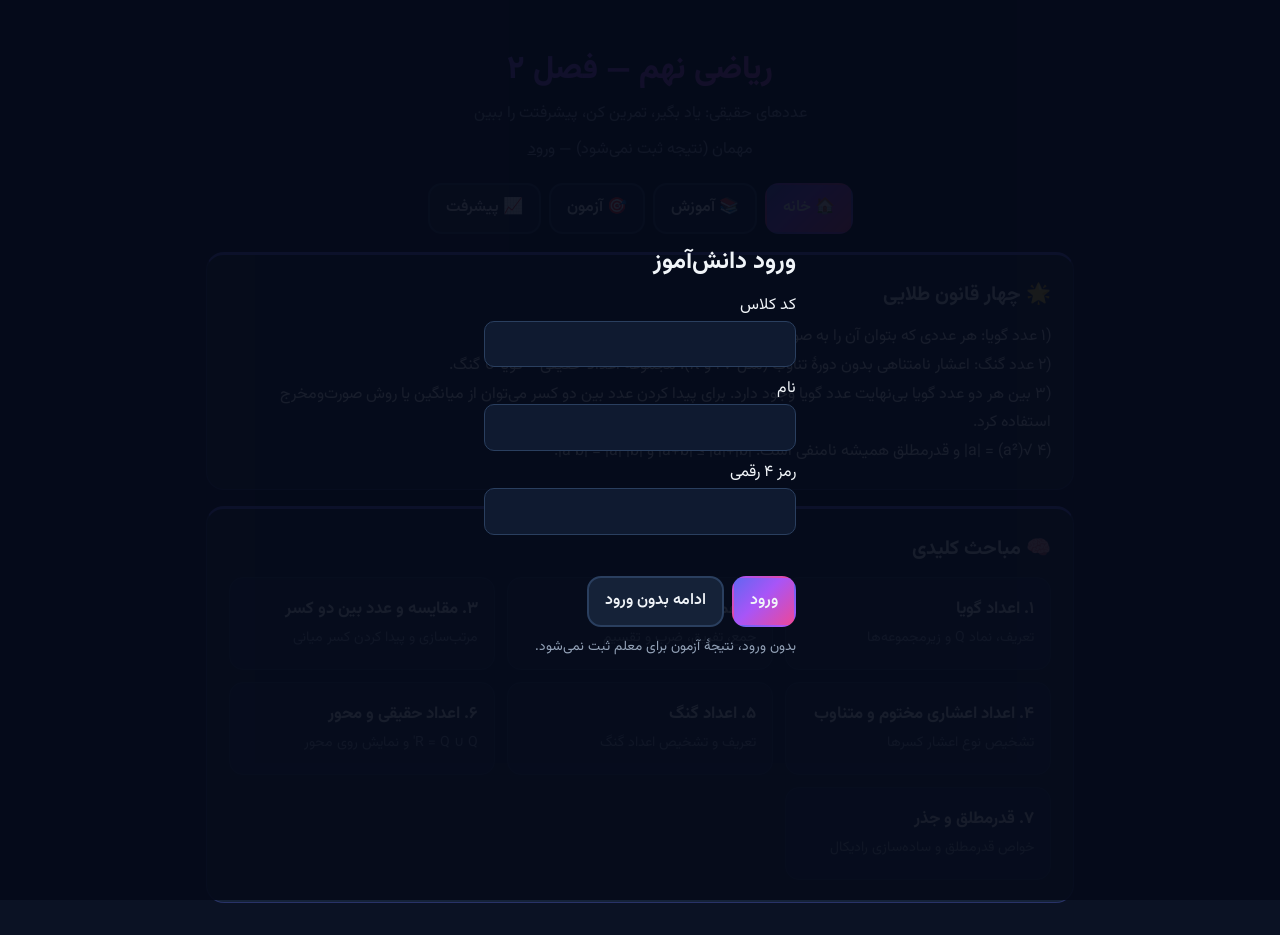
<file: g9-c2/index.html>
<!DOCTYPE html>
<html lang="fa" dir="rtl">
<head>
<meta charset="UTF-8">
<meta name="viewport" content="width=device-width, initial-scale=1, viewport-fit=cover">
<title>ریاضی نهم — فصل ۲</title>
<link href="https://fonts.googleapis.com/css2?family=Vazirmatn:wght@400;600;800&display=swap" rel="stylesheet">
<link rel="stylesheet" href="../shared/style.css">
</head>
<body>
<div class="wrap">
<header><h1>ریاضی نهم — فصل ۲</h1><p>عددهای حقیقی: یاد بگیر، تمرین کن، پیشرفتت را ببین</p></header>
<div id="who" style="text-align:center;color:var(--mu)"></div><nav id="nav"></nav>

<section id="home" class="sec on">
 <div class="card" id="rules"></div>
 <div class="card"><h2>🧠 مباحث کلیدی</h2><div class="grid" id="tgrid"></div></div>
</section>

<section id="learn" class="sec"><div id="lbody"></div></section>

<section id="quiz" class="sec"><div class="card" id="qbox">
<div id="qstart">
 <h2>🎯 آزمون</h2>
 <p>سطح را انتخاب کن:</p>
 <div class="row" style="justify-content:center;gap:10px;margin:16px 0">
  <button class="btn" data-lv="easy">آسان</button>
  <button class="btn" data-lv="medium">متوسط</button>
  <button class="btn" data-lv="hard">سخت</button>
  <button class="btn pri" data-lv="all">همه</button>
 </div>
</div>
<div id="qplay" style="display:none"></div>
</div></section>

<section id="prog" class="sec"><div class="card" id="pbox"></div></section>
</div>

<div id="lg" class="modal" style="display:none"><div class="modal-box">
<h2>ورود دانش‌آموز</h2>
<label>کد کلاس <input id="lgc" autocomplete="off"></label>
<label>نام <input id="lgn" autocomplete="name"></label>
<label>رمز ۴ رقمی <input id="lgp" type="password" maxlength="4" inputmode="numeric" autocomplete="off"></label>
<div id="lgm" role="alert"></div>
<div class="row"><button class="btn pri" id="lgo">ورود</button><button class="btn" id="lgs">ادامه بدون ورود</button></div>
<p style="color:var(--mu);font-size:.85rem">بدون ورود، نتیجهٔ آزمون برای معلم ثبت نمی‌شود.</p></div></div>

<script>
const _origFetch = window.fetch;
window.fetch = function(url, opts) {
  if (typeof url === 'string' && url.includes('/content/g9-c2.json')) {
    return _origFetch('./index.json', opts);
  }
  return _origFetch(url, opts);
};
history.replaceState(null, '', location.pathname + '?c=g9-c2');
</script>
<script src="../shared/engine.js"></script>
</body>
</html>
</file>
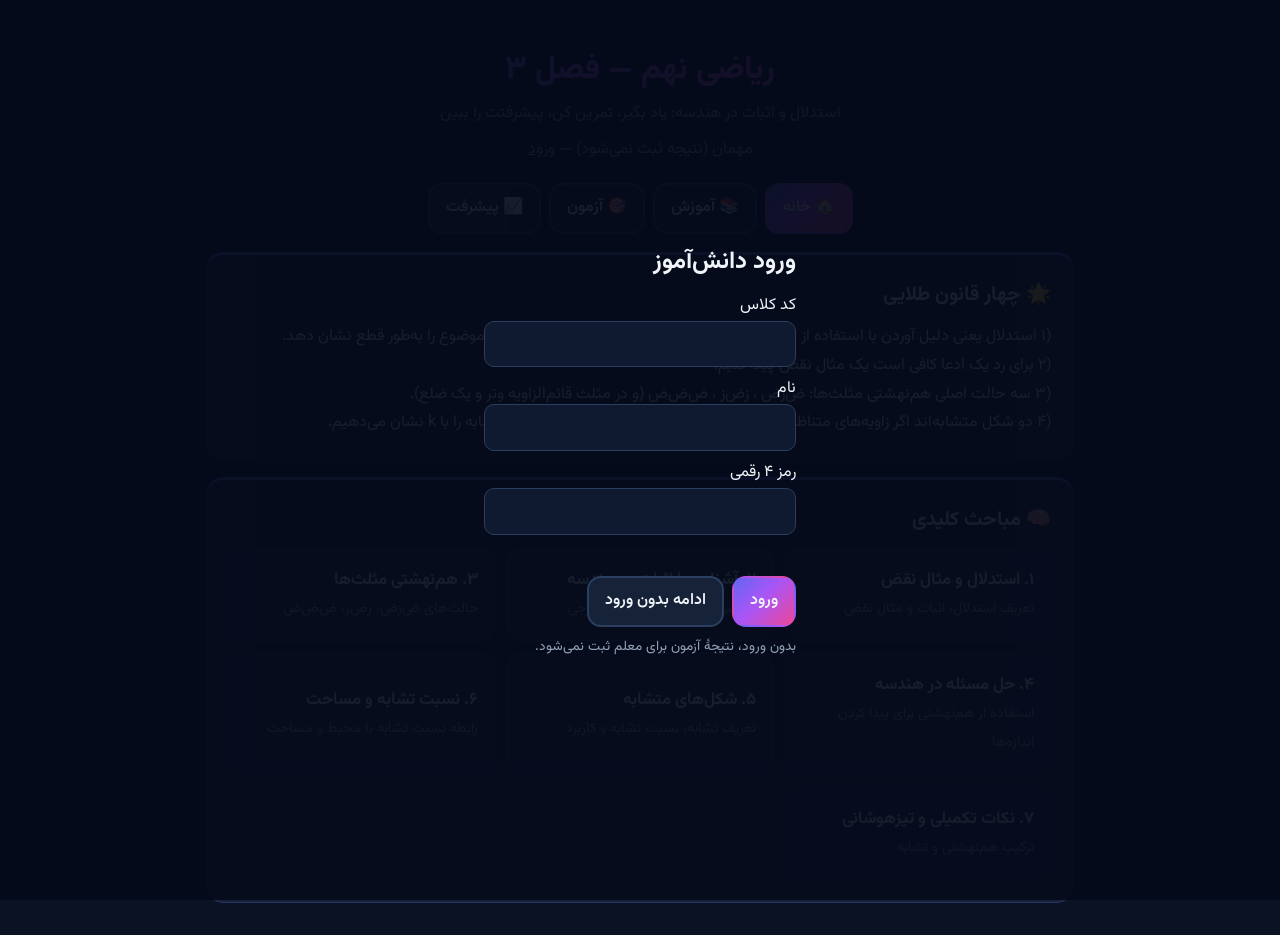
<file: g9-c3/index.html>
<!DOCTYPE html>
<html lang="fa" dir="rtl">
<head>
<meta charset="UTF-8">
<meta name="viewport" content="width=device-width, initial-scale=1, viewport-fit=cover">
<title>ریاضی نهم — فصل ۳</title>
<link href="https://fonts.googleapis.com/css2?family=Vazirmatn:wght@400;600;800&display=swap" rel="stylesheet">
<link rel="stylesheet" href="../shared/style.css">
</head>
<body>
<div class="wrap">
<header><h1>ریاضی نهم — فصل ۳</h1><p>استدلال و اثبات در هندسه: یاد بگیر، تمرین کن، پیشرفتت را ببین</p></header>
<div id="who" style="text-align:center;color:var(--mu)"></div><nav id="nav"></nav>

<section id="home" class="sec on">
 <div class="card" id="rules"></div>
 <div class="card"><h2>🧠 مباحث کلیدی</h2><div class="grid" id="tgrid"></div></div>
</section>

<section id="learn" class="sec"><div id="lbody"></div></section>

<section id="quiz" class="sec"><div class="card" id="qbox">
<div id="qstart">
 <h2>🎯 آزمون</h2>
 <p>سطح را انتخاب کن:</p>
 <div class="row" style="justify-content:center;gap:10px;margin:16px 0">
  <button class="btn" data-lv="easy">آسان</button>
  <button class="btn" data-lv="medium">متوسط</button>
  <button class="btn" data-lv="hard">سخت</button>
  <button class="btn pri" data-lv="all">همه</button>
 </div>
</div>
<div id="qplay" style="display:none"></div>
</div></section>

<section id="prog" class="sec"><div class="card" id="pbox"></div></section>
</div>

<div id="lg" class="modal" style="display:none"><div class="modal-box">
<h2>ورود دانش‌آموز</h2>
<label>کد کلاس <input id="lgc" autocomplete="off"></label>
<label>نام <input id="lgn" autocomplete="name"></label>
<label>رمز ۴ رقمی <input id="lgp" type="password" maxlength="4" inputmode="numeric" autocomplete="off"></label>
<div id="lgm" role="alert"></div>
<div class="row"><button class="btn pri" id="lgo">ورود</button><button class="btn" id="lgs">ادامه بدون ورود</button></div>
<p style="color:var(--mu);font-size:.85rem">بدون ورود، نتیجهٔ آزمون برای معلم ثبت نمی‌شود.</p></div></div>

<script>
const _origFetch = window.fetch;
window.fetch = function(url, opts) {
  if (typeof url === 'string' && url.includes('/content/g9-c3.json')) {
    return _origFetch('./index.json', opts);
  }
  return _origFetch(url, opts);
};
history.replaceState(null, '', location.pathname + '?c=g9-c3');
</script>
<script src="../shared/engine.js"></script>
</body>
</html>
</file>
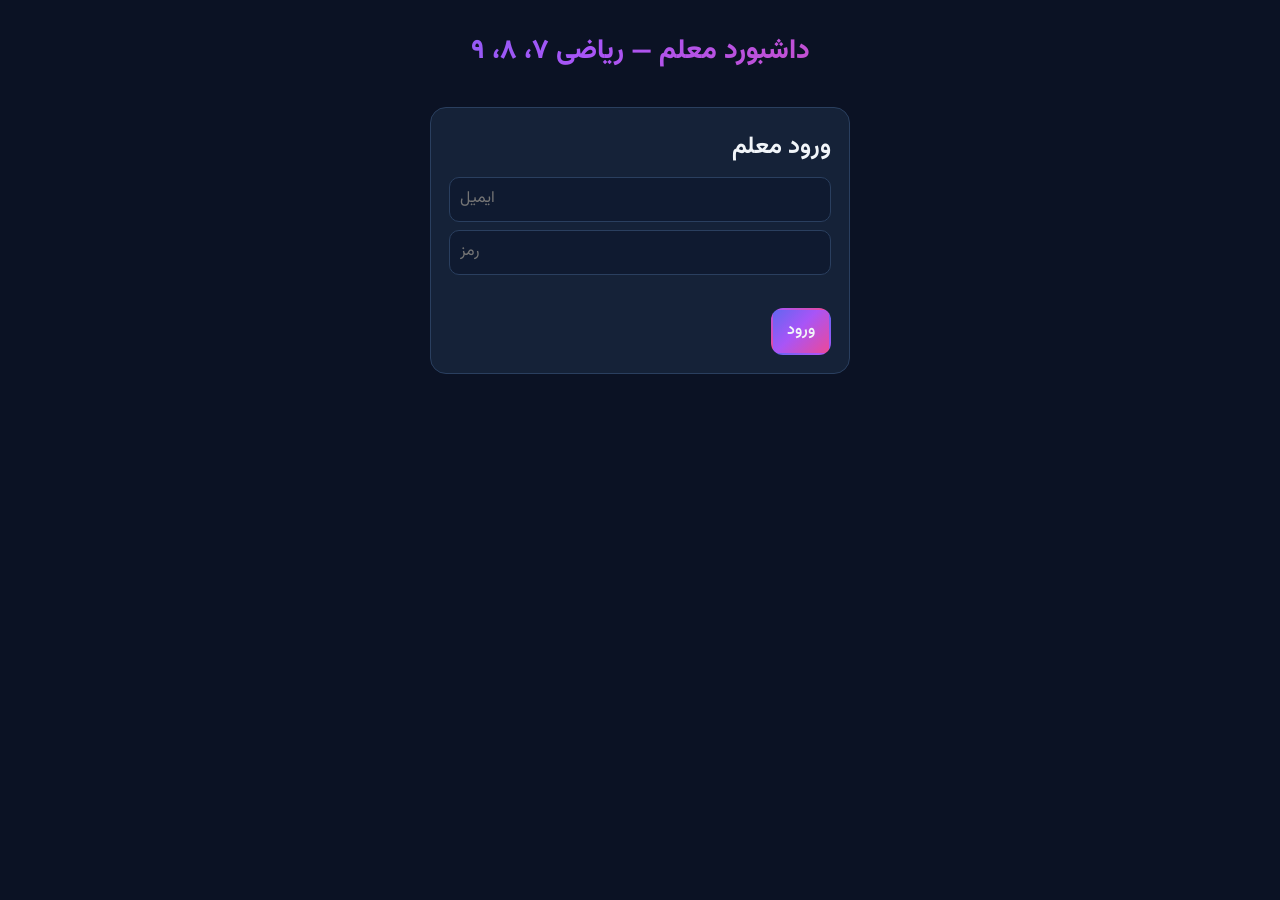
<file: teacher/index.html>
<!DOCTYPE html>
<html lang="fa" dir="rtl">
<head>
<meta charset="UTF-8">
<meta name="viewport" content="width=device-width, initial-scale=1">
<meta name="robots" content="noindex">
<title>داشبورد معلم | ریاضی ۷۸۹</title>
<link href="https://fonts.googleapis.com/css2?family=Vazirmatn:wght@400;600;800&display=swap" rel="stylesheet">
<style>
:root{--bg:#0b1224;--card:#152238;--bd:#2a3f5f;--tx:#f1f5f9;--mu:#94a3b8;--ok:#10b981;--no:#ef4444;--wa:#f59e0b;--gr:linear-gradient(135deg,#6366f1,#a855f7 45%,#ec4899)}
*{margin:0;padding:0;box-sizing:border-box}
body{font-family:Vazirmatn,Tahoma,sans-serif;background:var(--bg);color:var(--tx);line-height:1.8;padding:16px}
.w{max-width:1000px;margin:0 auto}
h1{font-size:1.7rem;font-weight:800;background:var(--gr);-webkit-background-clip:text;background-clip:text;-webkit-text-fill-color:transparent;text-align:center;margin:12px 0}
.card{background:var(--card);border:1px solid var(--bd);border-radius:16px;padding:18px;margin-bottom:14px}
input,select{font:inherit;background:#0f1a30;color:var(--tx);border:1px solid var(--bd);border-radius:10px;padding:7px 10px}
.btn{font:inherit;font-weight:600;color:var(--tx);background:#1b2c47;border:2px solid var(--bd);border-radius:12px;padding:7px 14px;cursor:pointer}.btn.pri{background:var(--gr);border-color:transparent}
.row{display:flex;gap:10px;flex-wrap:wrap;align-items:center;margin:8px 0}
table{width:100%;border-collapse:collapse;font-size:.95rem}th,td{padding:8px 10px;border-bottom:1px solid var(--bd);text-align:right}th{color:var(--mu);font-weight:600}
tr.s{cursor:pointer}tr.s:hover{background:#1b2c47}
.b{padding:2px 10px;border-radius:99px;font-size:.8rem;font-weight:600}.g{background:rgba(16,185,129,.2);color:#6ee7b7}.y{background:rgba(245,158,11,.2);color:#fcd34d}.r{background:rgba(239,68,68,.2);color:#fca5a5}.n{background:#1b2c47;color:var(--mu)}
.bar{height:9px;background:#0f1a30;border-radius:6px;overflow:hidden;margin:2px 0 8px}.bar i{display:block;height:100%;background:var(--gr)}
.st{display:grid;grid-template-columns:repeat(auto-fit,minmax(150px,1fr));gap:10px}.st div{background:#1b2c47;border-radius:12px;padding:10px;text-align:center}.st b{display:block;font-size:1.5rem}
#msg{color:#fca5a5;min-height:1.6em}.tip{background:rgba(245,158,11,.12);border-right:4px solid var(--wa);padding:8px 12px;border-radius:8px;margin:8px 0}
.wrapt{overflow-x:auto}
</style>
</head>
<body><div class="w">
<h1>داشبورد معلم — ریاضی ۷، ۸، ۹</h1>

<div class="card" id="lg" style="max-width:420px;margin:30px auto">
 <h2>ورود معلم</h2>
 <div class="row"><input type="email" id="em" placeholder="ایمیل" dir="ltr" style="width:100%" autocomplete="username"></div>
 <div class="row"><input type="password" id="pw" placeholder="رمز" dir="ltr" style="width:100%" autocomplete="current-password"></div>
 <div id="msg" role="alert"></div>
 <button class="btn pri" id="go">ورود</button>
</div>

<div id="app" style="display:none">
 <div class="card">
  <div class="row"><label>کلاس: <select id="cl"></select></label><button class="btn" id="rf">🔄 به‌روزرسانی</button><button class="btn" id="csv">⬇ خروجی CSV</button><button class="btn" id="out">خروج</button></div>
  <details><summary style="cursor:pointer;color:var(--mu)">➕ ساخت کلاس جدید</summary>
   <div class="row"><input id="nc" placeholder="کد کلاس (مثلاً N9B)" dir="ltr" maxlength="20"><input id="nt" placeholder="عنوان (نهم ب)" maxlength="40"><select id="ng"><option>7</option><option>8</option><option selected>9</option></select><button class="btn pri" id="mk">ساخت</button></div>
  </details>
 </div>
 <div class="card"><div class="st" id="sum"></div></div>
 <div class="card wrapt"><table><thead><tr><th>دانش‌آموز</th><th>آزمون‌ها</th><th>میانگین</th><th>ضعیف‌ترین مبحث</th><th>آخرین فعالیت</th><th>وضعیت</th></tr></thead><tbody id="tb"></tbody></table><div id="emp" style="color:var(--mu);padding:10px"></div></div>
 <div class="card" id="dt" style="display:none"></div>
</div>
</div>
<script>
const SB='https://qwpmbprjdwrxwhwgdekt.supabase.co',KEY='sb_publishable_p8FrC24bNtoAlgyxoFvPsQ_tFj0L9fB';
let TN={'g9-c1':['مجموعه و عضو','زیرمجموعه','اجتماع، اشتراک، تفاضل','نمودار ون و شمارش','احتمال تاس و سکه','احتمال و مجموعه‌ها'],
 'g8-c1':{1:'عددهای گویا و محور',2:'قرینه و معکوس',3:'جمع و تفریق',4:'ضرب و تقسیم',5:'اولویت عملیات',6:'گرد کردن و تقریب',7:'مقایسه و ترتیب',8:'الگوها و ترفندها'},
 'g7-c1':{"1": "رسم شکل", "2": "الگوسازی (تفکر نظام‌دار)", "3": "حذف حالت‌های نامطلوب", "4": "الگویابی", "5": "حدس و آزمایش", "6": "زیرمسئله", "7": "حل مسئله ساده‌تر", "8": "روش‌های نمادین"}};
let CHN={'g9-c1':'نهم ف۱','g8-c1':'هشتم ف۱','g7-c1':'هفتم ف۱'};
const tname=key=>{const[c,k]=key.split('|');return (CHN[c]?CHN[c]+' — ':'')+((TN[c]||{})[k]||k)};
const LV=['آسان','متوسط','سخت','ترکیبی'];
const FA=s=>String(s).replace(/\d/g,d=>'۰۱۲۳۴۵۶۷۸۹'[d]);
const esc=s=>String(s).replace(/[&<>"']/g,c=>({'&':'&amp;','<':'&lt;','>':'&gt;','"':'&quot;',"'":'&#39;'}[c]));
const $=id=>document.getElementById(id);
let TOK=null,ST=[],RS=[],ROWS=[];
async function api(path,opt={}){
 const h={apikey:KEY,'Content-Type':'application/json'};if(TOK)h.Authorization='Bearer '+TOK;
 const r=await fetch(SB+path,{...opt,headers:{...h,...(opt.headers||{})}});const t=await r.text();
 if(!r.ok){let m=t;try{const j=JSON.parse(t);m=j.msg||j.message||j.error_description||t}catch(e){}
  if(r.status===401){logout()}throw new Error(m)}
 return t?JSON.parse(t):null}
function logout(){TOK=null;try{sessionStorage.removeItem('tk')}catch(e){}$('app').style.display='none';$('lg').style.display='block'}
async function login(){
 $('msg').textContent='در حال ورود…';
 try{const j=await api('/auth/v1/token?grant_type=password',{method:'POST',body:JSON.stringify({email:$('em').value.trim(),password:$('pw').value})});
  TOK=j.access_token;try{sessionStorage.setItem('tk',TOK)}catch(e){}$('pw').value='';start()}
 catch(e){$('msg').textContent='ورود انجام نشد: '+e.message}}
async function loadCh(){try{const j=await (await fetch('../chapters.json')).json();const tn={},cn={};
  j.grades.forEach(g=>g.chapters.forEach(c=>{tn[c.id]=c.topics;cn[c.id]=g.t.replace('پایهٔ ','')+' '+c.title.replace('فصل ','ف')}));TN=tn;CHN=cn}catch(e){}}
async function start(){await loadCh();
 $('lg').style.display='none';$('app').style.display='block';
 try{const cs=await api('/rest/v1/classes?select=code,title,grade&order=grade,code');
  $('cl').innerHTML=cs.map(c=>`<option value="${esc(c.code)}">${esc(c.title)} (${esc(c.code)})</option>`).join('');
  if(cs.length)load();else $('emp').textContent='هنوز کلاسی نساخته‌اید.'}
 catch(e){if(TOK)$('emp').textContent='خطا: '+e.message}}
async function load(){
 const code=$('cl').value;$('dt').style.display='none';$('emp').textContent='در حال بارگذاری…';
 try{ST=await api('/rest/v1/students?select=id,full_name,created_at&class_code=eq.'+encodeURIComponent(code)+'&order=full_name');
  RS=ST.length?await api('/rest/v1/results?select=student_id,chapter,level,total,correct,by_topic,created_at&order=created_at.desc&limit=3000&student_id=in.('+ST.map(s=>s.id).join(',')+')'):[];
  $('emp').textContent=ST.length?'':'هنوز دانش‌آموزی با این کد کلاس وارد نشده است.';render()}
 catch(e){$('emp').textContent='خطا: '+e.message}}
function agg(rs){const t={};let ok=0,n=0;rs.forEach(r=>{ok+=r.correct;n+=r.total;
  Object.entries(r.by_topic||{}).forEach(([k,v])=>{const key=r.chapter+'|'+k,a=t[key]||(t[key]=[0,0]);a[0]+=v[0];a[1]+=v[1]})});
 let weak=null;Object.entries(t).forEach(([k,v])=>{const p=v[0]/v[1];if(!weak||p<weak.p)weak={k,p,v}});
 return{ok,n,pct:n?Math.round(ok/n*100):null,t,weak}}
const days=d=>Math.floor((Date.now()-new Date(d))/864e5);
function badge(a,last){if(!a.n)return'<span class="b n">شروع نکرده</span>';if(days(last)>7)return'<span class="b y">بیش از ۷ روز غیرفعال</span>';
 return a.pct<50?'<span class="b r">نیاز به کمک</span>':a.pct<80?'<span class="b y">متوسط</span>':'<span class="b g">خوب</span>'}
function render(){
 ROWS=ST.map(s=>{const rs=RS.filter(r=>r.student_id===s.id),a=agg(rs);return{s,rs,a,last:rs[0]&&rs[0].created_at}});
 const act=ROWS.filter(r=>r.a.n),avg=act.length?Math.round(act.reduce((x,r)=>x+r.a.pct,0)/act.length):null,help=act.filter(r=>r.a.pct<50).length;
 const all={};ROWS.forEach(r=>Object.entries(r.a.t).forEach(([k,v])=>{const a=all[k]||(all[k]=[0,0]);a[0]+=v[0];a[1]+=v[1]}));
 let hard='—';const w=Object.entries(all).sort((x,y)=>x[1][0]/x[1][1]-y[1][0]/y[1][1])[0];if(w)hard=tname(w[0]);
 $('sum').innerHTML=[['دانش‌آموزان',ST.length],['فعال (آزمون داده)',act.length],['میانگین کلاس',avg===null?'—':avg+'٪'],['نیازمند کمک',help],['سخت‌ترین مبحث کلاس',hard]].map(x=>`<div><b>${FA(x[1])}</b><span style="color:var(--mu)">${x[0]}</span></div>`).join('');
 $('tb').innerHTML=ROWS.map((r,i)=>`<tr class="s" data-i="${i}"><td>${esc(r.s.full_name)}</td><td>${FA(r.rs.length)}</td><td>${r.a.pct===null?'—':FA(r.a.pct)+'٪'}</td><td>${r.a.weak?esc(tname(r.a.weak.k))+' ('+FA(Math.round(r.a.weak.p*100))+'٪)':'—'}</td><td>${r.last?new Date(r.last).toLocaleDateString('fa-IR'):'—'}</td><td>${badge(r.a,r.last)}</td></tr>`).join('');
 document.querySelectorAll('tr.s').forEach(tr=>tr.onclick=()=>detail(+tr.dataset.i))}
function detail(i){
 const r=ROWS[i],a=r.a,nm=esc(r.s.full_name);
 const chs=[...new Set(r.rs.map(x=>x.chapter))],top=[];
 chs.forEach(c=>Object.keys(TN[c]||{}).forEach(k=>top.push({key:c+'|'+k,t:tname(c+'|'+k),v:a.t[c+'|'+k]})));
 let h=`<h2>${nm}</h2>`;
 if(!a.n){h+='<p style="color:var(--mu)">هنوز آزمونی نداده است. پیشنهاد: یک پیام یادآوری بفرستید.</p>'}
 else{h+=`<p>${FA(r.rs.length)} آزمون | میانگین کل: <b>${FA(a.pct)}٪</b></p><h3 style="margin-top:10px">عملکرد در هر مبحث</h3>`;
  top.forEach(x=>{const v=x.v,p=v?Math.round(v[0]/v[1]*100):0;h+=`<div>${esc(x.t)} <span style="color:var(--mu)">${v?FA(p)+'٪ ('+FA(v[0])+'/'+FA(v[1])+')':'تمرین نکرده'}</span></div><div class="bar"><i style="width:${p}%"></i></div>`});
  const weak=top.filter(x=>x.v&&x.v[0]/x.v[1]<.7).sort((x,y)=>x.v[0]/x.v[1]-y.v[0]/y.v[1]).slice(0,2),un=top.filter(x=>!x.v).slice(0,2);
  const parts=[];if(weak.length)parts.push('مرور و تمرین مبحث «'+weak.map(x=>x.t).join('» و «')+'»');if(un.length)parts.push('شروع مبحث «'+un.map(x=>x.t).join('» و «')+'»');
  const plan=parts.length?parts.join('، سپس '):'ادامهٔ آزمون‌های سطح سخت یا ترکیبی';
  const msg=`سلام ${r.s.full_name}، آزمون‌هایت را دیدم و میانگینت ${FA(a.pct)}٪ است. این هفته: ${plan}. موفق باشی!`;
  h+=`<div class="tip"><b>پیشنهاد کوچینگ:</b> ${esc(plan)}.</div><p style="color:var(--mu)">متن آمادهٔ پیام:</p><textarea id="mt" rows="3" style="width:100%;background:#0f1a30;color:var(--tx);border:1px solid var(--bd);border-radius:10px;padding:8px;font:inherit">${esc(msg)}</textarea><button class="btn" id="cp">کپی پیام</button>`;
  h+='<h3 style="margin-top:12px">آخرین آزمون‌ها</h3>'+r.rs.slice(0,8).map(x=>`<p>${new Date(x.created_at).toLocaleDateString('fa-IR')} — ${esc(CHN[x.chapter]||x.chapter)} — ${LV[x.level]||''} — ${FA(x.correct)} از ${FA(x.total)}</p>`).join('')}
 $('dt').innerHTML=h;$('dt').style.display='block';$('dt').scrollIntoView({behavior:'smooth'});
 const cp=$('cp');if(cp)cp.onclick=()=>{$('mt').select();try{navigator.clipboard.writeText($('mt').value);cp.textContent='کپی شد ✅'}catch(e){document.execCommand('copy')}}}
function csvCell(v){let s=String(v);if(/^[=+\-@]/.test(s))s="'"+s;return '"'+s.replace(/"/g,'""')+'"'}
$('csv').onclick=()=>{const rows=[['نام','تعداد آزمون','میانگین درصد','ضعیف‌ترین مبحث','آخرین فعالیت']].concat(ROWS.map(r=>[r.s.full_name,r.rs.length,r.a.pct??'',r.a.weak?tname(r.a.weak.k):'',r.last?r.last.slice(0,10):'']));
 const b=new Blob(['\ufeff'+rows.map(r=>r.map(csvCell).join(',')).join('\n')],{type:'text/csv'}),a=document.createElement('a');a.href=URL.createObjectURL(b);a.download='class-'+$('cl').value+'.csv';a.click()};
$('mk').onclick=async()=>{const c=$('nc').value.trim();if(!/^[A-Za-z0-9_-]{2,20}$/.test(c)||!$('nt').value.trim()){alert('کد کلاس: حروف انگلیسی/عدد (۲ تا ۲۰ نویسه) و عنوان لازم است.');return}
 try{await api('/rest/v1/classes',{method:'POST',body:JSON.stringify({code:c,title:$('nt').value.trim(),grade:+$('ng').value})});$('nc').value='';$('nt').value='';await start();$('cl').value=c;load()}catch(e){alert('ساخت کلاس انجام نشد: '+e.message)}};
$('go').onclick=login;$('pw').onkeydown=e=>{if(e.key==='Enter')login()};
$('cl').onchange=load;$('rf').onclick=load;$('out').onclick=logout;
try{const t=sessionStorage.getItem('tk');if(t){TOK=t;start()}}catch(e){}
</script>
</body>
</html>
</file>
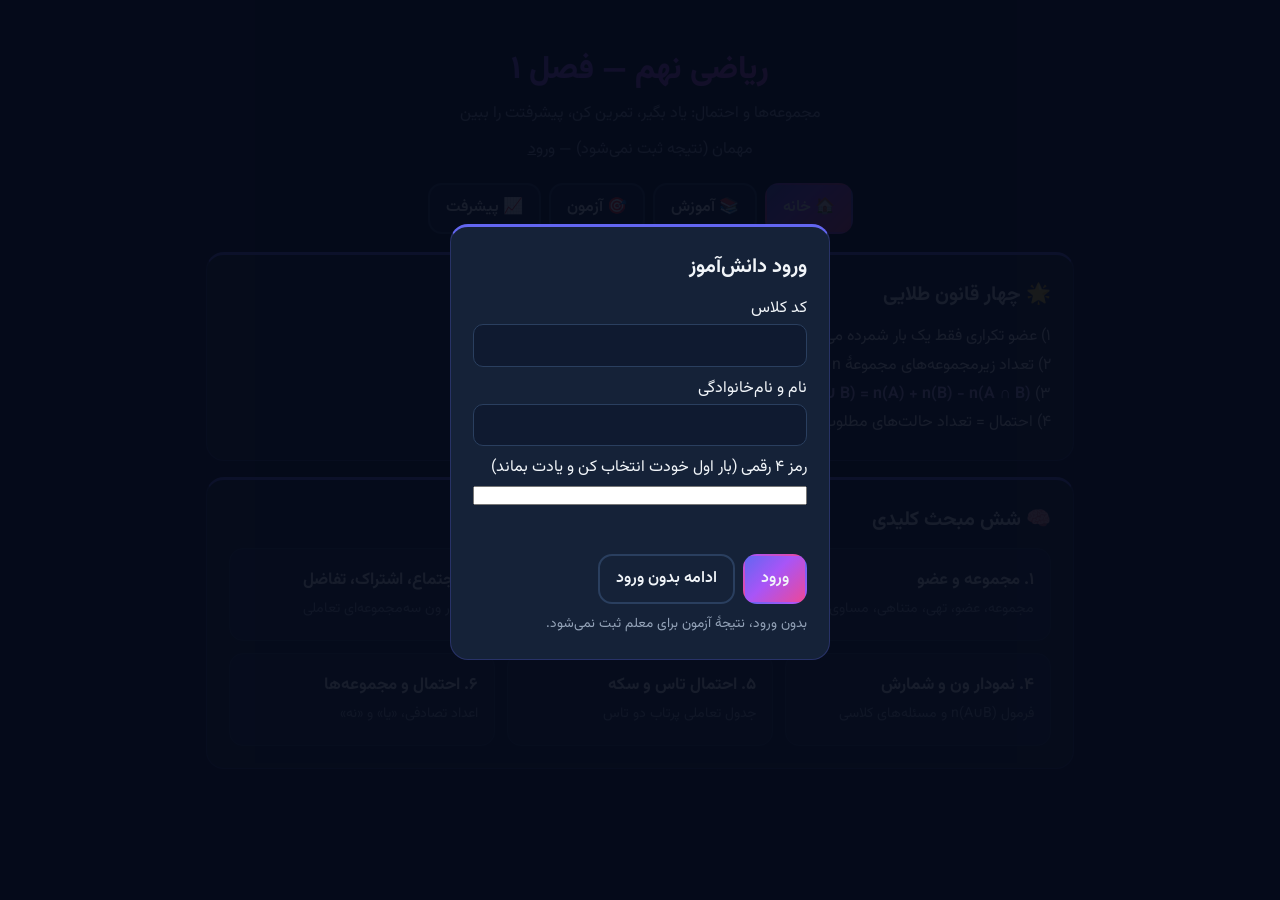
<file: index (1).html>
<!DOCTYPE html>
<html lang="fa" dir="rtl">
<head>
<meta charset="UTF-8">
<meta name="viewport" content="width=device-width, initial-scale=1, viewport-fit=cover">
<title>ریاضی نهم | فصل ۱: مجموعه‌ها و احتمال</title>
<link href="https://fonts.googleapis.com/css2?family=Vazirmatn:wght@400;600;800&display=swap" rel="stylesheet">
<style>
:root{--bg:#0b1224;--card:#152238;--bd:#2a3f5f;--tx:#f1f5f9;--mu:#94a3b8;--pr:#6366f1;--ok:#10b981;--no:#ef4444;--wa:#f59e0b;--gr:linear-gradient(135deg,#6366f1,#a855f7 45%,#ec4899)}
*{margin:0;padding:0;box-sizing:border-box}
html{box-sizing:border-box;padding-top:env(safe-area-inset-top,0px);padding-bottom:env(safe-area-inset-bottom,0px);scroll-padding-top:env(safe-area-inset-top,0px)}
body{font-family:Vazirmatn,Tahoma,sans-serif;background:var(--bg);color:var(--tx);line-height:1.8;min-height:100vh}
.wrap{max-width:900px;margin:0 auto;padding:16px}
header{text-align:center;padding:26px 8px 8px}
h1{font-size:2rem;font-weight:800;background:var(--gr);-webkit-background-clip:text;background-clip:text;-webkit-text-fill-color:transparent}
header p{color:var(--mu)}
nav{display:flex;gap:8px;justify-content:center;flex-wrap:wrap;margin:18px 0}
nav button,.btn{font:inherit;font-weight:600;color:var(--tx);background:var(--card);border:2px solid var(--bd);border-radius:14px;padding:9px 16px;cursor:pointer}
nav button.on,.btn.pri{background:var(--gr);border-color:transparent}
.btn:focus-visible,nav button:focus-visible,.opt:focus-visible{outline:3px solid #fbbf24;outline-offset:2px}
.card{background:var(--card);border:1px solid rgba(99,102,241,.25);border-radius:18px;padding:22px;margin-bottom:16px;border-top:3px solid var(--pr)}
.card h2{font-size:1.25rem;margin-bottom:10px}
.sec{display:none}.sec.on{display:block}
.grid{display:grid;grid-template-columns:repeat(auto-fill,minmax(230px,1fr));gap:12px}
.tp{background:#1b2c47;border:1px solid var(--bd);border-radius:14px;padding:16px;cursor:pointer;text-align:right;font:inherit;color:var(--tx)}
.tp b{display:block;font-size:1.05rem}.tp span{color:var(--mu);font-size:.88rem}
#ex{direction:ltr}.m{direction:ltr;unicode-bidi:isolate;font-weight:600;color:#c4b5fd}
.tip{background:rgba(245,158,11,.12);border-right:4px solid var(--wa);padding:8px 12px;border-radius:8px;margin:10px 0}
select,input[type=range],input[type=text]{font:inherit;background:#0f1a30;color:var(--tx);border:1px solid var(--bd);border-radius:10px;padding:6px 10px}
.opt{display:block;width:100%;text-align:right;font:inherit;color:var(--tx);background:#1b2c47;border:2px solid var(--bd);border-radius:12px;padding:10px 14px;margin:8px 0;cursor:pointer}
.opt.right{border-color:var(--ok);background:rgba(16,185,129,.18)}.opt.wrong{border-color:var(--no);background:rgba(239,68,68,.18)}
.bar{height:10px;background:#0f1a30;border-radius:6px;overflow:hidden}.bar i{display:block;height:100%;background:var(--gr)}
.dice{display:grid;grid-template-columns:repeat(7,1fr);gap:4px;max-width:360px;margin:10px auto}
.dice div{text-align:center;border-radius:8px;padding:2px 0;background:#0f1a30;font-size:.85rem;color:var(--mu)}
.dice div.h{background:var(--gr);color:#fff;font-weight:800}
canvas{width:100%;max-width:340px;display:block;margin:10px auto;border-radius:12px;border:1px solid var(--bd)}
.row{display:flex;gap:8px;flex-wrap:wrap;align-items:center;margin:8px 0}
.big{font-size:2.4rem;font-weight:800;text-align:center}
.fr{display:inline-flex;flex-direction:column;align-items:center;vertical-align:middle;line-height:1.2;font-size:.95em}.fr i{font-style:normal;border-bottom:1.5px solid currentColor;padding:0 4px}
@media(prefers-reduced-motion:no-preference){.sec.on{animation:f .3s}@keyframes f{from{opacity:0;transform:translateY(8px)}}}
#lg{position:fixed;inset:0;background:rgba(5,10,25,.92);display:none;align-items:center;justify-content:center;padding:16px;z-index:9}
#lg .card{width:100%;max-width:380px}#lg label{display:block;margin:8px 0}#lg input{width:100%}
#lgm{color:#fca5a5;min-height:1.6em}
</style>
</head>
<body>
<div class="wrap">
<header><h1>ریاضی نهم — فصل ۱</h1><p>مجموعه‌ها و احتمال: یاد بگیر، تمرین کن، پیشرفتت را ببین</p></header>
<div id="who" style="text-align:center;color:var(--mu)"></div><nav id="nav"></nav>

<section id="home" class="sec on">
 <div class="card"><h2>🌟 چهار قانون طلایی</h2>
  <p>۱) عضو تکراری فقط یک بار شمرده می‌شود.</p>
  <p>۲) تعداد زیرمجموعه‌های مجموعهٔ n عضوی: <span class="m">2ⁿ</span> و زیرمجموعه‌های سره: <span class="m">2ⁿ − 1</span></p>
  <p>۳) <span class="m">n(A ∪ B) = n(A) + n(B) − n(A ∩ B)</span></p>
  <p>۴) احتمال = تعداد حالت‌های مطلوب ÷ تعداد کل حالت‌ها (همیشه بین ۰ و ۱)</p></div>
 <div class="card"><h2>🧠 شش مبحث کلیدی</h2><div class="grid" id="tgrid"></div></div>
</section>

<section id="learn" class="sec"><div id="lbody"></div></section>

<section id="quiz" class="sec"><div class="card" id="qbox"></div></section>

<section id="prog" class="sec"><div class="card"><h2>📈 پیشرفت من</h2><div id="pf"></div>
 <div class="row"><label>نام: <input type="text" id="nm" maxlength="30" placeholder="نام دانش‌آموز"></label><button class="btn" id="clr">پاک کردن تاریخچه</button></div>
 <div id="pbody"></div></div></section>
</div>

<div id="lg"><div class="card"><h2>ورود دانش‌آموز</h2>
<label>کد کلاس<input type="text" id="lc" maxlength="20" autocomplete="off"></label>
<label>نام و نام‌خانوادگی<input type="text" id="ln2" maxlength="40" autocomplete="off"></label>
<label>رمز ۴ رقمی (بار اول خودت انتخاب کن و یادت بماند)<input type="password" id="lp" inputmode="numeric" maxlength="4" autocomplete="off"></label>
<div id="lgm" role="alert"></div>
<div class="row"><button class="btn pri" id="lgo">ورود</button><button class="btn" id="lgs">ادامه بدون ورود</button></div>
<p style="color:var(--mu);font-size:.85rem">بدون ورود، نتیجهٔ آزمون برای معلم ثبت نمی‌شود.</p></div></div>
<script>
const FA=s=>String(s).replace(/\d/g,d=>'۰۱۲۳۴۵۶۷۸۹'[d]);
const M=s=>FA(s).replace(/`([^`]+)`/g,'<bdi dir="ltr" class="m">$1</bdi>');
const $=id=>document.getElementById(id);
let mem={};
const ls={get(k){try{return localStorage.getItem(k)}catch(e){return mem[k]??null}},set(k,v){try{localStorage.setItem(k,v)}catch(e){mem[k]=v}}};
const T=[
['مجموعه و عضو','مجموعه، عضو، تهی، متناهی، مساوی'],
['زیرمجموعه','شمارش با 2ⁿ و زیرمجموعهٔ سره'],
['اجتماع، اشتراک، تفاضل','نمودار ون سه‌مجموعه‌ای تعاملی'],
['نمودار ون و شمارش','فرمول n(A∪B) و مسئله‌های کلاسی'],
['احتمال تاس و سکه','جدول تعاملی پرتاب دو تاس'],
['احتمال و مجموعه‌ها','اعداد تصادفی، «یا» و «نه»']];
const L=[
`<p>مجموعه یعنی دسته‌ای از چیزهای <b>کاملاً مشخص</b> و <b>غیرتکراری</b>. «۴ گل زیبا» مجموعه نیست، «اعداد اول کمتر از ۱۰» مجموعه است: <span class="m">{2, 3, 5, 7}</span>.</p>
<div class="tip">برای شمردن اعضا اول ساده کن: <span class="m">{1+2, 3, 2, √4}</span> می‌شود <span class="m">{3, 2}</span> پس n = ۲.</div>
<p><span class="m">{ }</span> یا <span class="m">∅</span> مجموعهٔ تهی است؛ اما <span class="m">{∅}</span> تک‌عضوی است (یک عضو دارد!). دو مجموعه وقتی مساوی‌اند که اعضایشان دقیقاً یکی باشد.</p>
<div class="tip">مثال: <span class="m">{7, y−1} = {4, 2x+1}</span> ⇒ x = ۳ و y = ۵.</div>`,
`<p><span class="m">A ⊆ B</span> یعنی هر عضو A عضو B هم هست. <span class="m">∅ ⊆ A</span> و <span class="m">A ⊆ A</span> همیشه درست‌اند.</p>
<p>اگر <span class="m">A ⊆ B</span> باشد: <span class="m">A ∪ B = B</span> و <span class="m">A ∩ B = A</span> و <span class="m">A − B = ∅</span>.</p>
<p>تعداد عضو را با لغزنده تغییر بده:</p>
<div class="row"><input type="range" id="sl"> <span>n = <b id="sn"></b></span></div>
<p>زیرمجموعه‌ها: <b id="sa"></b> | زیرمجموعه‌های سره: <b id="sb"></b> | ناتهی: <b id="sc"></b></p>
<div class="tip">اگر تعداد زیرمجموعه را داده‌اند، آن را به توان ۲ تجزیه کن: ۶۴ = ۲⁶ ⇒ n = ۶.</div>`,
`<p>ناحیه‌ای که عبارت انتخاب‌شده نشان می‌دهد روی نمودار روشن می‌شود:</p>
<select id="ex"></select><canvas id="cv" aria-label="نمودار ون سه‌مجموعه‌ای"></canvas>
<div class="tip"><span class="m">A − B</span> یعنی عضوهای A که در B نیستند. اشتراک = «هم‌زمان»، اجتماع = «دست‌کم یکی».</div>`,
`<p><span class="m">n(A ∪ B) = n(A) + n(B) − n(A ∩ B)</span></p>
<p>مثال: ۴۰ نفر؛ ۲۴ ورزشی، ۱۸ علمی، ۸ هر دو. دست‌کم یکی: ۲۴ + ۱۸ − ۸ = ۳۴. فقط ورزشی: ۲۴ − ۸ = ۱۶. هیچ‌کدام: ۴۰ − ۳۴ = ۶.</p>
<div class="tip">همیشه از «ناحیهٔ مشترک» شروع کن و بعد بقیهٔ ناحیه‌ها را پر کن.</div>`,
`<p>یک رویداد انتخاب کن تا خانه‌های مطلوب از ۳۶ حالت روشن شوند:</p>
<select id="ev"></select><div class="dice" id="dc"></div><div class="big" id="pr"></div>
<div class="tip">سکه + تاس: ۱۲ حالت. دو تاس: ۳۶ حالت. سه فرزند: ۸ حالت.</div>`,
`<p>برای عدد دورقمی: ۹۰ حالت (۱۰ تا ۹۹). تعداد اعضای دنباله = (آخر − اول) ÷ فاصله + ۱.</p>
<p>مضرب ۵: ۱۸ عدد ⇒ <span class="m">18/90 = 1/5</span>. مضرب ۴ <b>یا</b> ۶ در ۱ تا ۴۰: ۱۰ + ۶ − ۳ = ۱۳ ⇒ <span class="m">13/40</span>.</p>
<div class="tip">«یا» یعنی اجتماع (مشترک‌ها را یک بار بشمار)، «نه» یعنی کل − مطلوب.</div>`];

const H=t=>`<h3 style="color:#fbbf24;margin:16px 0 4px">${FA(t)}</h3>`,P=t=>`<p style="margin:6px 0">${W(t)}</p>`,EX=t=>`<div style="background:#0f1a30;border:1px solid var(--bd);border-radius:12px;padding:10px 14px;margin:8px 0">${W(t)}</div>`,E=x=>`<div class="m" style="display:block;text-align:center;margin:4px 0;font-size:1.05rem">${FA(x)}</div>`,mm=x=>`<span class="m">${x}</span>`;
const W=t=>FA(t).replace(/[۰-۹(][۰-۹+\-−×÷=⇒()\/ ،.…√]*[۰-۹)]/g,'<bdi dir="ltr">$&</bdi>');
const SV='<svg viewBox="0 0 300 130" style="width:100%;max-width:340px;display:block;margin:8px auto;background:#0f1a30;border-radius:12px"><circle cx="115" cy="65" r="50" fill="#2dd4bf" fill-opacity=".25" stroke="#2dd4bf" stroke-width="2"/><circle cx="185" cy="65" r="50" fill="#818cf8" fill-opacity=".25" stroke="#818cf8" stroke-width="2"/><g fill="#f1f5f9" font-size="15" text-anchor="middle" font-family="Vazirmatn"><text x="85" y="70">۱۶</text><text x="150" y="70">۸</text><text x="215" y="70">۱۰</text><text x="12" y="122" text-anchor="start">بیرون: ۶ نفر</text></g><text x="70" y="20" fill="#2dd4bf" font-size="13" font-family="Vazirmatn">ورزشی</text><text x="200" y="20" fill="#818cf8" font-size="13" font-family="Vazirmatn">علمی</text></svg>';
const L2=[
H('مجموعه یعنی چه؟')+P('مجموعه یک دسته از چیزهاست که دو شرط دارد: ۱) کاملاً مشخص باشد؛ یعنی هر کس بخواند دقیقاً همان دسته را بفهمد. ۲) چیز تکراری نداشته باشد.')+EX('✅ «اعداد اول کمتر از ۱۰» مجموعه است: '+mm('{2, 3, 5, 7}')+'<br>❌ «۴ گل زیبا» مجموعه نیست، چون «زیبا» سلیقه‌ای است.')+
H('اعضا را چطور بشماریم؟')+P('اول هر عضو را ساده کن، بعد عضوهای تکراری را فقط یک بار بشمار.')+EX('مثال: '+mm('{1+2, 3, 2, √4}')+'<br>گام ۱: ۱+۲ = ۳ و √۴ = ۲<br>گام ۲: پس مجموعه می‌شود '+mm('{3, 2}')+'<br>گام ۳: جواب: '+mm('n = 2')+' یعنی دو عضو دارد.')+
H('سه مجموعهٔ ویژه')+P('تهی: هیچ عضوی ندارد و با '+mm('{ }')+' یا '+mm('∅')+' نشان می‌دهیم. یکانی: دقیقاً یک عضو دارد. متناهی: اعضایش قابل شمارش است.')+'<div class="tip">⚠️ اشتباه رایج: '+FA(mm('{∅}'))+' تهی نیست! مثل کیسه‌ای است که یک جعبهٔ خالی داخلش گذاشته‌ایم؛ یک عضو دارد.</div>'+
H('دو مجموعهٔ مساوی')+P('وقتی اعضایشان دقیقاً یکی است (ترتیب مهم نیست). برای پیدا کردن x و y، عضوهای هم‌نوع را مساوی هم بگذار.')+EX(mm('{7, y−1} = {4, 2x+1}')+'<br>گام ۱: عدد ۷ باید با '+mm('2x+1')+' برابر باشد (چون ۷ با ۴ فرق دارد)<br>گام ۲: '+mm('2x+1 = 7')+' ⇒ x = ۳<br>گام ۳: '+mm('y−1 = 4')+' ⇒ y = ۵'),

H('زیرمجموعه یعنی چه؟')+P('اگر هر عضو A داخل B هم باشد، می‌گوییم A زیرمجموعهٔ B است و می‌نویسیم '+mm('A ⊆ B')+'. مثلاً «دانش‌آموزان کلاس» زیرمجموعهٔ «دانش‌آموزان مدرسه» است.')+'<div class="tip">دو چیز همیشه درست است: '+mm('A ⊆ A')+' (هر مجموعه زیرمجموعهٔ خودش است) و '+mm('∅ ⊆ A')+' (تهی زیرمجموعهٔ هر مجموعه است).</div>'+P('اگر '+mm('A ⊆ B')+' باشد: ')+EX(mm('A ∪ B = B')+' (اجتماع همان بزرگ‌تر است)<br>'+mm('A ∩ B = A')+' (مشترک همان کوچک‌تر است)<br>'+mm('A − B = ∅')+' (چیزی از A بیرون B نمی‌ماند)')+
H('زیرمجموعه‌ها را بشمار')+P('مجموعهٔ دو عضوی {a, b} چهار زیرمجموعه دارد: تهی، {a}، {b} و {a, b}. دلیلش: هر عضو دو انتخاب دارد (باشد یا نباشد)، پس برای n عضو می‌شود ۲×۲×…×۲ = ۲ⁿ.')+P('لغزنده را حرکت بده و ببین:')+'<div class="row"><input type="range" id="sl"> <span>n = <b id="sn"></b></span></div><p>همهٔ زیرمجموعه‌ها: <b id="sa"></b> | زیرمجموعهٔ سره (همه به‌جز خود مجموعه): <b id="sb"></b> | زیرمجموعهٔ ناتهی (همه به‌جز تهی): <b id="sc"></b></p>'+'<div class="tip">برعکسش هم مهم است: اگر ۶۴ زیرمجموعه دارد، ۶۴ را به صورت توان ۲ بنویس: ۶۴ = ۲⁶ پس ۶ عضو دارد.</div>',

H('سه کلمهٔ کلیدی')+EX('<b>اجتماع '+FA(mm('A ∪ B'))+'</b> = «یا»: هر چیزی که در A هست یا در B (یا هر دو).<br><b>اشتراک '+FA(mm('A ∩ B'))+'</b> = «و»: فقط چیزهای مشترک.<br><b>تفاضل '+FA(mm('A − B'))+'</b> = «A ولی نه B»: اعضای A که در B نیستند.')+
H('یک مثال کوچک')+P('فرض کن '+mm('A = {1, 2, 3}')+' و '+mm('B = {3, 4}')+':')+EX(mm('A ∪ B = {1, 2, 3, 4}')+'<br>'+mm('A ∩ B = {3}')+'<br>'+mm('A − B = {1, 2}')+' و '+mm('B − A = {4}'))+
H('خودت روی نمودار ببین')+P('یک عبارت انتخاب کن؛ قسمت زردرنگ همان ناحیه‌ای است که عبارت نشان می‌دهد:')+'<select id="ex"></select><canvas id="cv" aria-label="نمودار ون سه‌مجموعه‌ای"></canvas><div class="tip">پرانتز را اول حل کن. مثلاً در '+mm('(A ∪ B) − C')+' اول A و B را با هم بردار، بعد هر چه در C است حذف کن.</div>',

H('چرا فرمول؟')+P('اگر n(A) و n(B) را ساده جمع کنیم، اعضای مشترک دو بار شمرده می‌شوند؛ پس یک بار کم می‌کنیم:')+E('n(A ∪ B) = n(A) + n(B) − n(A ∩ B)')+
H('مثال گام‌به‌گام')+P('در کلاس ۴۰ نفره، ۲۴ نفر در مسابقهٔ ورزشی و ۱۸ نفر در مسابقهٔ علمی شرکت کرده‌اند و ۸ نفر در هر دو. چند نفر در هیچ‌کدام شرکت نکرده‌اند؟')+SV+EX('<b>گام ۱:</b> اشتراک را اول بنویس: ۸ نفر هر دو.<br><b>گام ۲:</b> فقط ورزشی = ۲۴ − ۸ = ۱۶<br><b>گام ۳:</b> فقط علمی = ۱۸ − ۸ = ۱۰<br><b>گام ۴:</b> دست‌کم یکی = ۱۶ + ۸ + ۱۰ = ۳۴<br><b>گام ۵:</b> هیچ‌کدام = ۴۰ − ۳۴ = ۶')+'<div class="tip">همیشه از ناحیهٔ مشترک شروع کن؛ بعد بقیه را با کم کردن به‌دست بیاور.</div>',

H('فرمول احتمال')+E('احتمال = تعداد حالت‌های مطلوب ÷ تعداد همهٔ حالت‌ها')+P('احتمال همیشه بین ۰ (غیرممکن) و ۱ (حتمی) است. مثال: عدد اول در پرتاب تاس: مطلوب {2, 3, 5} یعنی ۳ حالت از ۶ ⇒ ۱/۲.')+
H('چند حالت داریم؟')+P('یک تاس: ۶ حالت. دو تاس: ۶×۶ = ۳۶. سکه و تاس: ۲×۶ = ۱۲. سه فرزند (پسر/دختر): ۲×۲×۲ = ۸.')+
H('جدول دو تاس')+P('یک پیشامد انتخاب کن؛ خانه‌های روشن حالت‌های مطلوب‌اند (سطر = تاس اول، ستون = تاس دوم):')+'<select id="ev"></select><div class="dice" id="dc"></div><div class="big" id="pr"></div><div class="tip">برای شمردن حالت‌ها، جدول ۶×۶ را بکش؛ فراموش کردن حالت‌ها رایج‌ترین اشتباه است.</div>',

H('عدد تصادفی دورقمی')+P('عددهای دورقمی از ۱۰ تا ۹۹ هستند: ۹۹ − ۱۰ + ۱ = ۹۰ عدد.')+EX('تعداد عضوهای یک دنباله = (آخر − اول) ÷ فاصله + ۱<br>مثال: مضرب ۵ ← ۱۰، ۱۵، …، ۹۵ ⇒ (۹۵ − ۱۰) ÷ ۵ + ۱ = ۱۸<br>احتمال = ۱۸/۹۰ = ۱/۵')+
H('«یا» و «نه»')+EX('<b>یا:</b> اجتماع؛ مشترک‌ها را یک بار بشمار.<br>مثال: از ۱ تا ۴۰، مضرب ۴ یا ۶ ← ۱۰ + ۶ − ۳ (مضرب ۱۲ دو بار شمرده شد) = ۱۳ ⇒ ۱۳/۴۰<br><b>نه:</b> کل − مطلوب.<br>مثال: مضرب ۳ نباشد ← ۹۰ − ۳۰ = ۶۰ ⇒ ۶۰/۹۰ = ۲/۳')
];
L2[5]=H('۱) همهٔ حالت‌ها را بشمار')+P('عددهای دورقمی از ۱۰ تا ۹۹ هستند. برای شمردن عددهای یک دنباله: «آخری منهای اولی، تقسیم بر فاصله، به‌اضافهٔ ۱».')+E('(99 − 10) ÷ 1 + 1 = 90')+P('پس ۹۰ حالت داریم.')+
H('۲) مثال: مضرب ۵')+P('مضرب‌های ۵ در اعداد دورقمی: ۱۰، ۱۵، ۲۰، …، ۹۵. فاصلهٔ بین آن‌ها ۵ است:')+E('(95 − 10) ÷ 5 + 1 = 18')+P('احتمال = تعداد مطلوب ÷ تعداد کل:')+E('18/90 = 1/5')+
H('۳) «یا» یعنی اجتماع')+P('از ۱ تا ۴۰، احتمال مضرب ۴ یا مضرب ۶ بودن چقدر است؟ مضرب ۴: ۱۰ عدد؛ مضرب ۶: ۶ عدد؛ مضرب ۱۲ هم‌مضرب ۴ است هم مضرب ۶، پس دو بار شمرده شده (۳ عدد) و باید یک بار کمش کنیم:')+E('10 + 6 − 3 = 13')+E('13/40')+
H('۴) «نه» یعنی کل منهای مطلوب')+P('احتمال اینکه عدد دورقمی مضرب ۳ نباشد چقدر است؟ مضرب‌های ۳ در اعداد دورقمی ۳۰ عدد هستند (۱۲ تا ۹۹)، پس:')+E('90 − 30 = 60')+E('60/90 = 2/3')+'<div class="tip">'+FA('نکته: اگر شمردن «مطلوب» سخت است، اول «نامطلوب» را بشمار و از کل کم کن.')+'</div>';
// nav
const secs=[['home','🏠 خانه'],['learn','📚 آموزش'],['quiz','🎯 آزمون'],['prog','📈 پیشرفت']];
secs.forEach(([id,t])=>{const b=document.createElement('button');b.textContent=t;b.dataset.s=id;b.onclick=()=>go(id);$('nav').append(b)});
function go(id){document.querySelectorAll('.sec').forEach(s=>s.classList.toggle('on',s.id===id));document.querySelectorAll('nav button').forEach(b=>b.classList.toggle('on',b.dataset.s===id));if(id==='learn'&&!$('lbody').innerHTML)learn(0);if(id==='quiz')setup();if(id==='prog')prog();scrollTo(0,0)}
T.forEach((t,i)=>{const b=document.createElement('button');b.className='tp';b.innerHTML=`<b>${FA(i+1)}. ${t[0]}</b><span>${t[1]}</span>`;b.onclick=()=>{go('learn');learn(i)};$('tgrid').append(b)});

function learn(i){
 $('lbody').innerHTML=`<div class="card"><div class="row">${T.map((t,j)=>`<button class="btn ${j===i?'pri':''}" onclick="learn(${j})">${FA(j+1)}</button>`).join('')}</div><h2>${FA(i+1)}. ${T[i][0]}</h2>${L2[i]}</div>`;
 if(i===1){Object.assign($('sl'),{min:0,max:8,value:3});const u=()=>{const n=+$('sl').value;$('sn').textContent=FA(n);$('sa').textContent=FA(2**n);$('sb').textContent=FA(2**n-1);$('sc').textContent=FA(2**n-1)};$('sl').oninput=u;u()}
 if(i===2)venn();if(i===4)dice();
}
// Venn
const VX=[['A ∪ B',(a,b,c)=>a||b],['A ∩ B',(a,b)=>a&&b],['A − B',(a,b)=>a&&!b],['B − A',(a,b)=>b&&!a],['(A ∪ B) − C',(a,b,c)=>(a||b)&&!c],['(A ∩ B) − C',(a,b,c)=>a&&b&&!c],['A − (B ∪ C)',(a,b,c)=>a&&!b&&!c],['(B ∩ C) − A',(a,b,c)=>b&&c&&!a],['(B ∪ C) − A',(a,b,c)=>(b||c)&&!a],['A ∩ B ∩ C',(a,b,c)=>a&&b&&c]];
function venn(){
 const s=$('ex');s.innerHTML=VX.map((v,i)=>`<option value="${i}">${v[0]}</option>`).join('');
 const C=[[108,95,'A','#2dd4bf'],[192,95,'B','#818cf8'],[150,165,'C','#fb923c']],cv=$('cv'),x=(cv.width=300,cv.height=250,cv.getContext('2d'));
 const draw=()=>{const f=VX[+s.value][1],im=x.createImageData(300,250);
  for(let y=0;y<250;y++)for(let px=0;px<300;px++){const t=C.map(c=>(px-c[0])**2+(y-c[1])**2<=4225),k=(y*300+px)*4,on=f(...t),any=t[0]||t[1]||t[2];
   const col=on?[251,191,36]:any?[40,58,90]:[15,26,48];im.data.set([...col,255],k)}
  x.putImageData(im,0,0);x.lineWidth=2;x.font='bold 15px Vazirmatn';C.forEach(c=>{x.strokeStyle=c[3];x.beginPath();x.arc(c[0],c[1],65,0,7);x.stroke()});
  x.fillStyle='#2dd4bf';x.fillText('A',40,40);x.fillStyle='#818cf8';x.fillText('B',255,40);x.fillStyle='#fb923c';x.fillText('C',240,228)};
 s.onchange=draw;draw();
}
// Dice
const EV=[['مجموع دو عدد ۷ باشد',(a,b)=>a+b==7],['مجموع مضرب ۴ باشد',(a,b)=>(a+b)%4==0],['دو عدد برابر باشند',(a,b)=>a==b],['دو عدد متفاوت باشند',(a,b)=>a!=b],['حاصل‌ضرب فرد باشد',(a,b)=>a*b%2==1],['دست‌کم یک ۶ بیاید',(a,b)=>a==6||b==6],['برابر باشند و مجموع بیش از ۷',(a,b)=>a==b&&a+b>7],['تاس اول زوج و دوم مضرب ۵',(a,b)=>a%2==0&&b==5]];
const gcd=(a,b)=>b?gcd(b,a%b):a;
function dice(){
 const s=$('ev');s.innerHTML=EV.map((v,i)=>`<option value="${i}">${v[0]}</option>`).join('');
 const d=()=>{const f=EV[+s.value][1];let h='<div></div>'+[1,2,3,4,5,6].map(i=>`<div>${FA(i)}</div>`).join(''),k=0;
  for(let a=1;a<=6;a++){h+=`<div>${FA(a)}</div>`;for(let b=1;b<=6;b++){const o=f(a,b);k+=o;h+=`<div class="${o?'h':''}">${FA(a)}،${FA(b)}</div>`}}
  $('dc').innerHTML=h;const g=gcd(k,36);$('pr').innerHTML=`${FA(k)}/${FA(36)} = <bdi dir="ltr">${FA(k/g)}/${FA(36/g)}</bdi>`};
 s.onchange=d;d();
}
// Quiz bank: [topic, level(0-2), question, right, [wrong x3], explanation]
const Q=[
[0,0,'`n({1, 2, 2, 3, 3})` چند است؟','3',['5','2','4'],'عضو تکراری فقط یک بار شمرده می‌شود: {1,2,3}.'],
[0,0,'کدام عبارت یک مجموعه را مشخص می‌کند؟','اعداد اول کمتر از ۱۰',['چهار گل زیبا','سه عدد زوج متوالی','شهرهای قشنگ ایران'],'مجموعه باید کاملاً مشخص باشد؛ «زیبا» و «متوالی نامشخص» دقیق نیستند.'],
[0,0,'کدام مجموعه تهی است؟','اعداد طبیعی بین ۴ و ۵',['اعداد صحیح کمتر از صفر','اعداد طبیعی کمتر از ۴','`{∅}`'],'بین ۴ و ۵ عدد طبیعی نداریم. `{∅}` یک عضو دارد.'],
[0,1,'`{x ∈ Z | −2 < x ≤ 3}` چند عضو دارد؟','5',['4','6','3'],'اعضا: `{−1, 0, 1, 2, 3}`.'],
[0,2,'اگر `{7, y−1} = {4, 2x+1}` باشد، `x + y` کدام است؟','8',['6','10','9'],'۲x+۱=۷ ⇒ x=۳ ؛ y−۱=۴ ⇒ y=۵ ؛ مجموع ۸.'],
[1,0,'یک مجموعهٔ ۵ عضوی چند زیرمجموعه دارد؟','32',['10','25','16'],'۲⁵ = ۳۲.'],
[1,0,'کدام همواره درست است؟','`∅ ⊆ A` برای هر مجموعه A',['`A ⊆ ∅` برای هر مجموعه A','`A ∪ ∅ = ∅`','`A ∩ ∅ = A`'],'مجموعهٔ تهی زیرمجموعهٔ هر مجموعه است.'],
[1,1,'مجموعه‌ای ۶۳ زیرمجموعهٔ سره دارد. چند عضو دارد؟','6',['5','7','8'],'۲ⁿ − ۱ = ۶۳ ⇒ ۲ⁿ = ۶۴ = ۲⁶.'],
[1,2,'با افزودن ۳ عضو به A، تعداد زیرمجموعه‌ها ۲۲۴ واحد بیشتر می‌شود. A چند عضو دارد؟','5',['4','3','6'],'۲ⁿ⁺³ − ۲ⁿ = ۷·۲ⁿ = ۲۲۴ ⇒ ۲ⁿ = ۳۲ ⇒ n = ۵.'],
[2,0,'اگر `A={1,2,3}` و `B={3,4}` باشد، `A ∪ B` کدام است؟','`{1, 2, 3, 4}`',['`{3}`','`{1, 2}`','`{4}`'],'اجتماع یعنی همهٔ اعضای هر دو، بدون تکرار.'],
[2,0,'اگر `A={1,2,5,7}` و `B={4,7}` باشد، `A − B` کدام است؟','`{1, 2, 5}`',['`{4}`','`{7}`','`{1, 2, 4, 5}`'],'اعضای A که در B نیستند.'],
[2,1,'اگر `A ⊆ B` باشد، کدام همواره برقرار است؟','`A ∪ B = B`',['`A ∩ B = B`','`A − B = A`','`A ∪ B = A`'],'وقتی A داخل B است، اجتماع همان B می‌شود.'],
[2,1,'اگر `A={x∈Z | −3<x≤5}` و `B={x∈N | x<5}` باشد، `n(A − B)` چند است؟','4',['3','5','6'],'`A−B = {−2, −1, 0, 5}`.'],
[3,1,'اگر `n(A)=12` و `n(B)=9` و `n(A ∩ B)=4` باشد، `n(A ∪ B)` چند است؟','17',['21','25','13'],'۱۲ + ۹ − ۴ = ۱۷.'],
[3,1,'در نمودار ون: فقط A: ۵ ، مشترک: ۴ ، فقط B: ۹. `n(A ∪ B)` چند است؟','18',['22','14','25'],'۵ + ۴ + ۹ = ۱۸.'],
[3,2,'کلاس ۴۰ نفره: ۲۴ نفر ورزشی، ۱۸ علمی، ۸ هر دو. چند نفر در هیچ‌کدام شرکت نکرده‌اند؟','6',['4','8','10'],'اجتماع = ۲۴+۱۸−۸ = ۳۴ ⇒ ۴۰ − ۳۴ = ۶.'],
[4,0,'در پرتاب یک تاس، احتمال آمدن عدد اول چقدر است؟','`1/2`',['`1/3`','`2/3`','`1/6`'],'اعداد ۲، ۳، ۵ ⇒ ۳ از ۶.'],
[4,1,'در پرتاب دو تاس، احتمال مجموع ۷ چقدر است؟','`1/6`',['`1/9`','`7/36`','`5/36`'],'۶ حالت از ۳۶.'],
[4,1,'در پرتاب دو تاس، احتمال فرد بودن حاصل‌ضرب چقدر است؟','`1/4`',['`1/2`','`3/4`','`1/3`'],'هر دو فرد: ۳×۳ = ۹ حالت از ۳۶.'],
[4,2,'در پرتاب دو تاس، احتمال متفاوت بودن دو عدد چقدر است؟','`5/6`',['`1/6`','`11/36`','`1/3`'],'برابر: ۶ حالت؛ متفاوت: ۳۰ حالت از ۳۶.'],
[4,2,'سکه و تاس: احتمال «رو» و عدد زوج چقدر است؟','`1/4`',['`1/6`','`1/3`','`1/2`'],'۳ حالت از ۱۲.'],
[5,1,'از اعداد دورقمی یکی تصادفی انتخاب می‌شود. احتمال مضرب ۵ بودن چقدر است؟','`1/5`',['`1/9`','`2/9`','`1/10`'],'۱۸ مضرب از ۹۰ عدد.'],
[5,1,'کیسه‌ای ۳ مهرهٔ قرمز، ۲ آبی و ۲ سفید دارد. احتمال آبی نبودن چقدر است؟','`5/7`',['`2/7`','`3/7`','`4/7`'],'۷ − ۲ = ۵ از ۷.'],
[5,2,'از ۱ تا ۴۰ یک عدد انتخاب می‌کنیم. احتمال مضرب ۴ یا ۶ بودن؟','`13/40`',['`2/5`','`7/20`','`3/8`'],'۱۰ + ۶ − ۳ (مضرب ۱۲) = ۱۳.'],
[5,2,'احتمال آنکه عدد دورقمی مضرب ۷ و فرد باشد؟','`1/15`',['`7/45`','`13/90`','`1/6`'],'۲۱، ۳۵، ۴۹، ۶۳، ۷۷، ۹۱ ⇒ ۶ از ۹۰.'],
[0,1,'کدام مجموعه یکانی (تک‌عضوی) است؟','مجموعهٔ اعداد زوج اول',['اعداد طبیعی کمتر از ۳','`{ }`','اعداد صحیح بین ۱ و ۴'],'تنها عدد زوج اول ۲ است: `{2}`.'],
[1,1,'مجموعهٔ ۴ عضوی چند زیرمجموعهٔ سره دارد؟','15',['16','8','14'],'۲⁴ − ۱ = ۱۵.'],
[2,0,'اگر `A={3,7,8,9}` و `B={3,5,6,7}` باشد، `A ∩ B` کدام است؟','`{3, 7}`',['`{3, 5, 6, 7, 8, 9}`','`{8, 9}`','`{5, 6}`'],'اشتراک یعنی اعضای مشترک.'],
[2,2,'اگر `A={1,2,3}` و `C={x²+1 | x∈A}` و `B={x∈Z | −2<x≤2}` باشد، `n(B ∩ (A ∪ C))` چند است؟','2',['1','3','4'],'`C={2,5,10}` ، `A∪C={1,2,3,5,10}` ، `B={−1,0,1,2}` ⇒ اشتراک `{1,2}`.'],
[3,0,'اگر `A ⊆ B` باشد، `n(A ∩ B)` برابر است با','`n(A)`',['`n(B)`','`n(A) + n(B)`','صفر'],'اشتراک همان A می‌شود.'],
[3,2,'در کلاسی ۳۰ نفره، ۱۸ نفر فوتبال و ۱۴ نفر والیبال بازی می‌کنند و ۵ نفر هیچ‌کدام. چند نفر هر دو را بازی می‌کنند؟','7',['4','9','11'],'اجتماع = ۳۰ − ۵ = ۲۵ ⇒ ۱۸ + ۱۴ − ۲۵ = ۷.'],
[4,0,'احتمال آمدن عدد ۷ در پرتاب یک تاس چقدر است؟','صفر',['`1/6`','`1/7`','یک'],'پیشامد غیرممکن است.'],
[4,1,'تعداد حالت‌های پرتاب هم‌زمان یک سکه و یک تاس چند است؟','12',['8','36','6'],'۲ × ۶ = ۱۲.'],
[5,0,'احتمال هر پیشامد همواره عددی در کدام بازه است؟','۰ تا ۱',['۱ تا ۱۰۰','−۱ تا ۱','۰ تا ۲'],'حداقل صفر (غیرممکن) و حداکثر یک (حتمی).'],
[5,1,'دو تاس: احتمال آنکه مجموع دو عدد مضرب ۴ باشد چقدر است؟','`1/4`',['`1/3`','`1/6`','`5/36`'],'مجموع ۴ (۳ حالت)، ۸ (۵ حالت) و ۱۲ (۱ حالت) ⇒ ۹ از ۳۶.']];
Q.push(
/* ===== مبحث ۱: مجموعه و عضو ===== */
[0,0,'کدام گزاره نادرست است؟','`{∅}` مجموعهٔ تهی است',['مجموعهٔ تهی هیچ عضوی ندارد','`{0}` یک مجموعهٔ تک‌عضوی است','هر مجموعه با خودش مساوی است'],'`{∅}` یک عضو دارد (خود ∅) پس تهی نیست. `{0}` هم تک‌عضوی است، نه تهی.'],
[0,0,'کدام عبارت یک مجموعه را مشخص نمی‌کند؟','سه ورزشکار کرمانشاهی',['اعداد اول یک‌رقمی','شهرستان‌های استان فارس','اعداد طبیعی زوج کمتر از ۱۰'],'«سه ورزشکار» معلوم نمی‌کند دقیقاً کدام افراد مدنظر است؛ پس مجموعه‌ای مشخص نمی‌شود.'],
[0,0,'`{∅}` چند عضو دارد؟','1',['0','2','بی‌شمار'],'این مجموعه یک عضو دارد: خود ∅.'],
[0,0,'مجموعهٔ شمارنده‌های اول عدد ۱۰ چند عضو دارد؟','2',['1','3','4'],'شمارنده‌های اول ۱۰: `{2, 5}`.'],
[0,1,'مجموعهٔ `{√16, 2², 8/2, 4}` چند عضو دارد؟','1',['2','3','4'],'همهٔ آن‌ها برابر ۴ هستند: `{4}`.'],
[0,1,'مجموعهٔ `{(−2)⁴, −2³, (−4)², (−2)³}` چند عضو دارد؟','2',['1','3','4'],'مقدارها: ۱۶ ، ۸− ، ۱۶ ، ۸− ⇒ `{16, −8}`.'],
[0,1,'`{x ∈ N | x² = 16}` برابر کدام است؟','`{4}`',['`{−4, 4}`','`{ }`','`{16}`'],'x طبیعی است؛ پس فقط ۴ قبول است (۴− طبیعی نیست).'],
[0,1,'`{x ∈ N | −x + 5 = 11}` چه مجموعه‌ای است؟','تهی',['`{6}`','`{−6}`','`{16}`'],'x = −۶ می‌شود که عدد طبیعی نیست؛ پس مجموعه تهی است.'],
[0,1,'`{x ∈ N | −5 ≤ x < 3}` کدام است؟','`{1, 2}`',['`{0, 1, 2}`','`{−5, −4, −3, −2, −1, 0, 1, 2}`','`{1, 2, 3}`'],'در اعداد طبیعی فقط ۱ و ۲ در این بازه‌اند.'],
[0,1,'`{3x − 2 | x ∈ N, x ≤ 6}` کدام است؟','`{1, 4, 7, 10, 13, 16}`',['`{3, 6, 9, 12, 15, 18}`','`{−2, 1, 4, 7, 10, 13, 16}`','`{1, 4, 7, 10, 13}`'],'به جای x به‌ترتیب ۱ تا ۶ بگذار.'],
[0,1,'`{x ∈ Z | −7 < x ≤ 3}` چند عضو دارد؟','10',['9','11','8'],'اعضا از ۶− تا ۳ هستند: ۳ − (−۶) + ۱ = ۱۰.'],
[0,1,'کدام عبارت مجموعهٔ تهی را مشخص می‌کند؟','اعداد صحیح بزرگ‌تر از ۳− و کوچک‌تر از ۲−',['اعداد صحیح بین ۲− و ۲','شمارنده‌های اول عدد ۷','اعداد صحیح منفی بزرگ‌تر از ۳−'],'بین ۳− و ۲− عدد صحیحی نیست. گزینهٔ آخر `{−2, −1}` است.'],
[0,2,'`{x²/(2x+1) | x ∈ N, x ≤ 4}` کدام است؟','`{1/3, 4/5, 9/7, 16/9}`',['`{1/3, 4/5, 9/7}`','`{0, 1/3, 4/5, 9/7, 16/9}`','`{1/2, 4/5, 9/8, 16/9}`'],'به جای x به‌ترتیب ۱ تا ۴ بگذار.'],
[0,2,'مجموعهٔ `{6, 11, 16, …, 46}` با نماد ریاضی کدام است؟','`{5x + 1 | x ∈ N, x ≤ 9}`',['`{5x + 1 | x ∈ N, x ≤ 10}`','`{5x | x ∈ N, x ≤ 9}`','`{x + 5 | x ∈ N, x ≤ 41}`'],'فاصله ۵ است و ۶ = ۵×۱+۱ ؛ ۴۶ = ۵×۹+۱.'],
[0,2,'مجموعهٔ `{−12, −8, −4, 0, 4, 8}` با نماد ریاضی کدام است؟','`{4x | x ∈ Z, −3 ≤ x ≤ 2}`',['`{4x | x ∈ Z, −3 ≤ x ≤ 3}`','`{4x | x ∈ N, x ≤ 2}`','`{−4x | x ∈ Z, −3 ≤ x ≤ 2}`'],'x از ۳− تا ۲ باشد تا ۴x از ۱۲− تا ۸ برود.'],
[0,2,'مجموعهٔ `{5/8, 9/11, 13/14, …}` با کدام نماد نوشته می‌شود؟','`{(4n+1)/(3n+5) | n ∈ N}`',['`{(4n+1)/(3n+2) | n ∈ N}`','`{(4n+5)/(3n+8) | n ∈ N}`','`{5n/8n | n ∈ N}`'],'صورت ۴n+۱ و مخرج ۳n+۵؛ n=۱ ⇒ ۵/۸ ، n=۲ ⇒ ۹/۱۱.'],
[0,2,'مجموعهٔ `{3/4, 5/7, 7/10, …}` با کدام نماد نوشته می‌شود؟','`{(2n+1)/(3n+1) | n ∈ N}`',['`{(2n+1)/(3n+2) | n ∈ N}`','`{(2n+3)/(3n+4) | n ∈ N}`','`{(n+2)/(3n+1) | n ∈ N}`'],'n=۱ ⇒ ۳/۴ ، n=۲ ⇒ ۵/۷ ، n=۳ ⇒ ۷/۱۰.'],
[0,2,'اگر `{5, a−2, 11} = {11, 8, b+3}` باشد، `a + b` کدام است؟','12',['10','14','8'],'۵ باید با b+۳ برابر شود ⇒ b = ۲ ؛ a−۲ = ۸ ⇒ a = ۱۰ ؛ مجموع ۱۲.'],

/* ===== مبحث ۲: زیرمجموعه ===== */
[1,0,'اگر `A = {a, b, c}` باشد، کدام درست است؟','`a ∈ A`',['`{a} ∈ A`','`a ⊆ A`','`A ∈ {a}`'],'عضو را با ∈ و زیرمجموعه را با ⊆ می‌نویسیم؛ a یک عضو است.'],
[1,0,'کدام مجموعه زیرمجموعهٔ `{1, 2, 3}` نیست؟','`{1, 4}`',['`{2, 3}`','`∅`','`{1, 2, 3}`'],'عدد ۴ در مجموعهٔ اصلی نیست.'],
[1,0,'کدام رابطه همواره درست است؟','`N ⊆ W ⊆ Z ⊆ Q`',['`Q ⊆ Z`','`Z ⊆ N`','`W ⊆ N`'],'اعداد طبیعی ⊆ حسابی ⊆ صحیح ⊆ گویا.'],
[1,0,'اگر `A ⊆ B` و `B ⊆ A` باشد، کدام نتیجه درست است؟','`A = B`',['`A ∩ B = ∅`','`A − B = A`','`n(A) ≠ n(B)`'],'اگر هر یک در دیگری باشد، اعضایشان دقیقاً یکی است.'],
[1,0,'اگر `A ∩ B = ∅` باشد، دو مجموعه نسبت به هم چه‌اند؟','مجزا (جدا از هم)',['مساوی','یکی زیرمجموعهٔ دیگری','هر دو تهی'],'اشتراک تهی یعنی عضو مشترک ندارند؛ به آن‌ها مجزا می‌گوییم.'],
[1,1,'اگر `A = {0, 1}` باشد، کدام رابطه درست است؟','`{1} ⊆ A`',['`{0} ∈ A`','`1 ⊆ A`','`{1} ∈ A`'],'`1` عضو A است و `{1}` زیرمجموعهٔ آن؛ نمادها را نباید جابه‌جا کرد.'],
[1,1,'مجموعهٔ `{2, 3, 3, 2, 3}` چند عضو و چند زیرمجموعه دارد؟','۲ عضو و ۴ زیرمجموعه',['۵ عضو و ۳۲ زیرمجموعه','۵ عضو و ۱۰ زیرمجموعه','۲ عضو و ۸ زیرمجموعه'],'مجموعه همان `{2, 3}` است ⇒ n = ۲ ⇒ ۲² = ۴.'],
[1,1,'`{∅}` چند زیرمجموعه دارد؟','2',['1','0','3'],'یک‌عضوی است؛ زیرمجموعه‌هایش ∅ و `{∅}` هستند.'],
[1,1,'یک مجموعهٔ ۹ عضوی چند زیرمجموعهٔ سره دارد؟','511',['512','255','81'],'۲⁹ − ۱ = ۵۱۱.'],
[1,1,'مجموعه‌ای ۲۵۶ زیرمجموعه دارد. چند عضو دارد؟','8',['7','9','16'],'۲۵۶ = ۲⁸.'],
[1,1,'یک مجموعهٔ ۳ عضوی چند زیرمجموعهٔ ناتهی دارد؟','7',['8','6','3'],'۲³ − ۱ = ۷.'],
[1,1,'مجموعه‌ای ۱۲۷ زیرمجموعهٔ سره دارد. چند عضو دارد؟','7',['6','8','9'],'تعداد کل زیرمجموعه‌ها ۱۲۸ = ۲⁷ است.'],
[1,1,'اگر `A − B = ∅` باشد، چه نتیجه‌ای می‌گیریم؟','`A ⊆ B`',['`B ⊆ A`','`A ∩ B = ∅`','`A = B`'],'یعنی هیچ عضوی از A بیرون B نیست.'],
[1,1,'اشتراک هر دو مجموعه، زیرمجموعهٔ کدام است؟','هر دو مجموعه',['فقط مجموعهٔ اول','هیچ‌کدام','فقط تفاضل آن‌ها'],'هر عضو اشتراک، در هر دو مجموعه هست.'],
[1,1,'هر دو مجموعه زیرمجموعهٔ کدام مجموعه‌اند؟','اجتماع آن‌ها',['اشتراک آن‌ها','تفاضل آن‌ها','مجموعهٔ تهی'],'اجتماع شامل همهٔ اعضای هر دو است.'],
[1,2,'از مجموعهٔ `{a, b, c, d}` چند زیرمجموعه شامل a است؟','8',['16','4','15'],'هر یک از b و c و d را می‌توان آورد یا نیاورد: ۲³ = ۸.'],
[1,2,'مجموعهٔ `{1, 2, 3, 4}` چند زیرمجموعهٔ سه‌عضوی دارد؟','4',['3','6','8'],'با کنار گذاشتن یکی از ۴ عضو، یک زیرمجموعهٔ سه‌عضوی ساخته می‌شود.'],
[1,2,'زیرمجموعه‌های `C = {x ∈ Z | −3x + 5 = 2}` کدام‌اند؟','`{ }` و `{1}`',['فقط `{1}`','`{ }` و `{−1}`','`{ }` و `{1}` و `{1, 2}`'],'−۳x = −۳ ⇒ x = ۱ ؛ مجموعه `{1}` است و دو زیرمجموعه دارد.'],

/* ===== مبحث ۳: اجتماع، اشتراک، تفاضل ===== */
[2,0,'عبارت «همهٔ عددهایی که دست‌کم در یکی از دو مجموعهٔ A و B هستند» کدام است؟','`A ∪ B`',['`A ∩ B`','`A − B`','`B − A`'],'«دست‌کم یکی» یعنی اجتماع.'],
[2,0,'اگر `A = {a, b, c, d}` و `B = {c, e, b}` باشد، `A − B` کدام است؟','`{a, d}`',['`{e}`','`{c, b}`','`{c, e, b}`'],'اعضای A که در B نیستند: a و d.'],
[2,0,'اگر `A = {3, 5, 6, 8}` و `B = {2, 3, 4, 5}` باشد، `A ∩ B` کدام است؟','`{3, 5}`',['`{2, 3, 4, 5, 6, 8}`','`{6, 8}`','`{2, 4}`'],'اعضای مشترک: ۳ و ۵.'],
[2,0,'اگر `A = {3, 5, 6, 8}` و `B = {2, 3, 4, 5}` باشد، `A ∪ B` کدام است؟','`{2, 3, 4, 5, 6, 8}`',['`{3, 5}`','`{6, 8}`','`{2, 4, 6, 8}`'],'همهٔ اعضا بدون تکرار.'],
[2,1,'اگر `B = {2, 3, 4, 5}` و `C = {1, 7, 8}` باشد، `B ∩ C` کدام است؟','`∅`',['`{∅}`','`{8}`','`{3, 5}`'],'عضو مشترکی ندارند. توجه: `{∅}` تهی نیست.'],
[2,1,'اگر `A = {3, 5, 6, 8}` و `C = {1, 7, 8}` باشد، `n(A ∪ C)` چند است؟','6',['7','8','4'],'۴ + ۳ − ۱ (عدد ۸ مشترک است) = ۶.'],
[2,1,'اگر `A = {2, 3, 5, 7}` و `B = {2, 4, 6}` باشد، `(A − B) ∪ (B − A)` کدام است؟','`{3, 4, 5, 6, 7}`',['`{2, 3, 4, 5, 6, 7}`','`{2}`','`{3, 5, 7}`'],'`A−B = {3,5,7}` و `B−A = {4,6}`؛ اجتماعشان همه به‌جز عضو مشترک ۲.'],
[2,1,'`A − (A ∩ B)` با کدام عبارت برابر است؟','`A − B`',['`B − A`','`A ∩ B`','`A ∪ B`'],'از A فقط بخش مشترک با B را حذف می‌کنیم، که همان A − B است.'],
[2,1,'اگر `A ∩ B = ∅` باشد، `A − B` برابر کدام است؟','`A`',['`B`','`∅`','`A ∪ B`'],'چون عضو مشترکی نیست، چیزی از A کم نمی‌شود.'],
[2,1,'`W − N` (حسابی منهای طبیعی) کدام است؟','`{0}`',['`{ }`','`{1}`','`{0, 1}`'],'W شامل ۰ است ولی N شامل ۰ نیست.'],
[2,1,'کدام مجموعه با مجموعهٔ تهی برابر است؟','`N − Z`',['`Z − N`','`W − N`','`Z − W`'],'هر عدد طبیعی، صحیح هم هست؛ پس چیزی باقی نمی‌ماند.'],
[2,1,'`Z ∩ N` برابر کدام است؟','`N`',['`Z`','`W`','`∅`'],'N ⊆ Z ؛ پس اشتراک همان N است.'],
[2,1,'اگر `A = {1, 3, 6, 10}` و `B = {3, 4, 10}` باشد، `A − B` کدام است؟','`{1, 6}`',['`{4}`','`{3, 10}`','`{1, 3, 6, 10}`'],'اعضای A که در B نیستند.'],
[2,1,'اگر `A = {x ∈ N | x < 8}` و `B = {4, 6, 8, 10}` باشد، `A − B` کدام است؟','`{1, 2, 3, 5, 7}`',['`{1, 2, 3, 5, 7, 8}`','`{8, 10}`','`{4, 6}`'],'`A = {1,…,7}` ؛ عددهای ۴ و ۶ را حذف کن.'],
[2,2,'اگر `A = {7, 2, 5, 4}` و `B = {5, 8, 4, 6}` باشد، `(A ∪ B) − (A ∩ B)` کدام است؟','`{2, 6, 7, 8}`',['`{4, 5}`','`{2, 7}`','`{2, 4, 5, 6, 7, 8}`'],'اجتماع `{2,4,5,6,7,8}` ؛ اشتراک `{4,5}` ؛ تفاضل `{2,6,7,8}`.'],
[2,2,'اگر `A ⊆ B` باشد، حاصل `(A − B) ∩ (A − C)` کدام است؟','`∅`',['`A`','`B`','`C`'],'`A − B` تهی است و اشتراک هر مجموعه با تهی، تهی است.'],
[2,2,'اگر `A = {x ∈ Z | −5 ≤ x < 2}` و `B = {x ∈ N | −3 < x < 6}` باشد، `A ∩ B` کدام است؟','`{1}`',['`{0, 1}`','`∅`','`{−1, 1}`'],'`A = {−5,…,1}` و `B = {1,…,5}` ؛ فقط ۱ مشترک است.'],
[2,2,'کدام گزینه نادرست است؟','`Q′ ∩ N = N`',['`Q ∩ Q′ = ∅`','`Q ∪ Q′ = R`','`Q ∩ N = N`'],'Q′ (اعداد گنگ) هیچ عدد طبیعی ندارد؛ پس `Q′ ∩ N = ∅`.'],
[2,2,'کدام عبارت با `(B − C) ∪ (A − C)` برابر است؟','`(A ∪ B) − C`',['`(A ∩ B) − C`','`C − (A ∪ B)`','`(A − B) ∪ C`'],'عضوهای C از هر دو مجموعه حذف می‌شوند؛ مثل این است که اول اجتماع بگیریم.'],
[2,2,'کدام عبارت بخشی از A را نشان می‌دهد که نه در B است و نه در C؟','`A − (B ∪ C)`',['`(A − B) ∪ C`','`A − (B ∩ C)`','`(A ∩ B) − C`'],'باید از A هر چه در B یا C است حذف شود.'],

/* ===== مبحث ۴: نمودار ون و شمارش ===== */
[3,0,'اگر `n(A) = 7` و `n(B) = 9` و `A ∩ B = ∅` باشد، `n(A ∪ B)` چند است؟','16',['2','63','14'],'عضو مشترکی نیست؛ پس ۷ + ۹ = ۱۶.'],
[3,0,'اگر `A ⊆ B` باشد، `n(A − B)` چند است؟','صفر',['`n(A)`','`n(B)`','یک'],'`A − B = ∅`.'],
[3,1,'اگر `n(A ∪ B) = 12` و `n(A ∩ B) = 5` و `n(A − B) = 4` باشد، `n(B − A)` چند است؟','3',['7','8','9'],'۱۲ = ۴ + ۵ + n(B−A) ⇒ ۳.'],
[3,1,'نمودار ون: فقط A: ۸ ، مشترک: ۳ ، فقط B: ۵ ، بیرون هر دو: ۴. `n(A)` چند است؟','11',['8','13','16'],'n(A) = فقط A + مشترک = ۸ + ۳.'],
[3,1,'اگر `n(A) = 10` و `n(B) = 6` و `B ⊆ A` باشد، `n(A ∪ B)` چند است؟','10',['16','4','6'],'وقتی B داخل A است، اجتماع همان A می‌شود.'],
[3,1,'اگر `A ⊆ B` و `n(A) = 4` و `n(B) = 6` باشد، `n(B − A)` چند است؟','2',['10','4','6'],'۶ − ۴ = ۲.'],
[3,1,'در چه حالتی `n(A ∪ B) = n(A) + n(B)` است؟','وقتی `A ∩ B = ∅`',['وقتی `A ⊆ B`','همیشه','وقتی `A = B`'],'فرمول کلی `n(A∪B) = n(A)+n(B)−n(A∩B)` است و جمله‌ٔ آخر باید صفر باشد.'],
[3,1,'اگر `n(A) = 15` و `n(B) = 12` و `n(A ∪ B) = 20` باشد، `n(A ∩ B)` چند است؟','7',['3','8','27'],'۱۵ + ۱۲ − ۲۰ = ۷.'],
[3,1,'اگر `n(A − B) = 9` و `n(A ∩ B) = 4` و `n(B − A) = 6` باشد، `n(A ∪ B)` چند است؟','19',['13','15','28'],'سه ناحیهٔ جدا از هم را جمع می‌کنیم: ۹ + ۴ + ۶.'],
[3,1,'در کلاسی ۳۶ نفره، ۲۰ نفر فوتبال و ۱۵ نفر والیبال بازی می‌کنند و ۷ نفر هر دو. چند نفر دست‌کم یکی را بازی می‌کنند؟','28',['35','21','29'],'۲۰ + ۱۵ − ۷ = ۲۸.'],
[3,2,'۹۸ دانش‌آموز هر کدام دست‌کم در یکی از دو درس ریاضی و علوم نمرهٔ بالای ۱۸ گرفته‌اند. ۵۳ نفر در ریاضی و ۷۲ نفر در علوم. چند نفر در هر دو بالای ۱۸ دارند؟','27',['25','26','19'],'۵۳ + ۷۲ − ۹۸ = ۲۷.'],
[3,2,'۹۸ دانش‌آموز هر کدام دست‌کم در یکی از دو درس ریاضی و علوم نمرهٔ بالای ۱۸ دارند. ۵۳ نفر در ریاضی و ۷۲ نفر در علوم. چند نفر فقط در ریاضی بالای ۱۸ دارند؟','26',['27','45','25'],'هر دو = ۲۷ ؛ فقط ریاضی = ۵۳ − ۲۷ = ۲۶.'],
[3,2,'در مدرسه‌ای ۱۰۶ نفره همه در مسابقات هنری یا ورزشی شرکت کرده‌اند؛ ۵۴ نفر ورزشی و ۶۷ نفر هنری. چند نفر در هر دو شرکت کرده‌اند؟','15',['13','21','12'],'۵۴ + ۶۷ − ۱۰۶ = ۱۵.'],
[3,2,'در مدرسه‌ای ۱۰۶ نفره همه در مسابقات هنری یا ورزشی شرکت کرده‌اند؛ ۵۴ نفر ورزشی و ۶۷ نفر هنری. چند نفر فقط در مسابقات ورزشی شرکت کرده‌اند؟','39',['41','54','13'],'هر دو = ۱۵ ؛ فقط ورزشی = ۵۴ − ۱۵ = ۳۹.'],
[3,2,'از ۱۰۰ نفر، ۶۰ نفر چای و ۵۰ نفر قهوه می‌نوشند و ۲۰ نفر هیچ‌کدام. چند نفر هر دو را می‌نوشند؟','30',['10','20','40'],'دست‌کم یکی: ۱۰۰ − ۲۰ = ۸۰ ⇒ ۶۰ + ۵۰ − ۸۰ = ۳۰.'],
[3,2,'اگر `n(A) = 8` و `n(B) = 5` باشد، کمترین مقدار ممکن برای `n(A ∪ B)` چند است؟','8',['13','5','3'],'وقتی B ⊆ A باشد، اجتماع همان A است.'],

/* ===== مبحث ۵: احتمال تاس و سکه ===== */
[4,0,'در پرتاب یک تاس، احتمال آمدن عدد مضرب ۳ چقدر است؟','`1/3`',['`1/2`','`1/6`','`2/3`'],'۳ و ۶ ⇒ ۲ از ۶.'],
[4,0,'در پرتاب یک تاس، احتمال آمدن عدد مضرب ۴ چقدر است؟','`1/6`',['`1/3`','`1/2`','`2/3`'],'فقط ۴ ⇒ ۱ از ۶.'],
[4,0,'در پرتاب یک تاس، احتمال اول نبودن عدد روشده چقدر است؟','`1/2`',['`1/3`','`1/6`','`2/3`'],'۱ و ۴ و ۶ ⇒ ۳ از ۶.'],
[4,0,'در پرتاب یک تاس، احتمال آمدن عدد زوجِ اول چقدر است؟','`1/6`',['`1/2`','`1/3`','`1/4`'],'تنها عدد زوج اول ۲ است.'],
[4,0,'در پرتاب یک تاس، احتمال آمدن عدد کمتر از ۵ چقدر است؟','`2/3`',['`1/3`','`5/6`','`1/2`'],'۱ تا ۴ ⇒ ۴ از ۶.'],
[4,0,'سکه‌ای را دو بار پرتاب می‌کنیم. احتمال اینکه یک بار رو و یک بار پشت بیاید چقدر است؟','`1/2`',['`1/4`','`3/4`','`1/3`'],'حالت‌ها: رر، رپ، پر، پپ ⇒ ۲ از ۴.'],
[4,0,'سکه‌ای را سه بار پرتاب می‌کنیم. احتمال اینکه هر سه بار رو بیاید چقدر است؟','`1/8`',['`1/6`','`3/8`','`1/4`'],'سه سکه ۸ حالت دارند و فقط یکی «ررر» است.'],
[4,1,'در پرتاب هم‌زمان دو تاس، احتمال اینکه هر دو عدد مرکب باشند چقدر است؟','`1/9`',['`1/4`','`1/6`','`1/2`'],'اعداد مرکب روی تاس: ۴ و ۶ ؛ ۲×۲ = ۴ حالت از ۳۶.'],
[4,1,'در پرتاب هم‌زمان دو تاس، احتمال اینکه هر دو عدد فرد باشند چقدر است؟','`1/4`',['`1/2`','`1/3`','`3/4`'],'۳×۳ = ۹ حالت از ۳۶.'],
[4,1,'در پرتاب دو تاس، احتمال اینکه مجموع دو عدد ۶ شود چقدر است؟','`5/36`',['`1/6`','`1/9`','`7/36`'],'(۱،۵) (۲،۴) (۳،۳) (۴،۲) (۵،۱) ⇒ ۵ حالت.'],
[4,1,'در پرتاب دو تاس، مجموع کدام عدد بیشترین احتمال را دارد؟','7',['6','8','12'],'مجموع ۷ شش حالت دارد که از بقیه بیشتر است.'],
[4,1,'در پرتاب دو تاس، احتمال زوج بودن حاصل‌ضرب دو عدد چقدر است؟','`3/4`',['`1/4`','`1/2`','`2/3`'],'متمم «هر دو فرد» (۹ حالت) است: ۲۷ از ۳۶.'],
[4,1,'سکه‌ای را سه بار پرتاب می‌کنیم. احتمال اینکه دقیقاً دو بار رو بیاید چقدر است؟','`3/8`',['`1/8`','`1/2`','`5/8`'],'ررپ، رپر، پرر ⇒ ۳ از ۸.'],
[4,1,'سکه‌ای را دو بار پرتاب می‌کنیم. احتمال اینکه دست‌کم یک بار رو بیاید چقدر است؟','`3/4`',['`1/4`','`1/2`','`2/3`'],'همهٔ حالت‌ها به‌جز «پپ».'],
[4,1,'خانواده‌ای دو فرزند دارد. احتمال اینکه دقیقاً یک پسر داشته باشد چقدر است؟','`1/2`',['`1/4`','`3/4`','`1/3`'],'حالت‌ها: پسر‌پسر، پسر‌دختر، دختر‌پسر، دختر‌دختر ⇒ ۲ از ۴.'],
[4,1,'خانواده‌ای دو فرزند دارد. احتمال اینکه هر دو دختر باشند چقدر است؟','`1/4`',['`1/2`','`1/3`','`3/4`'],'۱ حالت از ۴.'],
[4,1,'خانواده‌ای سه فرزند دارد. احتمال اینکه دقیقاً دو پسر داشته باشد چقدر است؟','`3/8`',['`1/8`','`1/4`','`5/8`'],'۸ حالت داریم و ۳ حالت دو پسر و یک دختر.'],
[4,1,'دو سکه و یک تاس را با هم پرتاب می‌کنیم. تعداد همهٔ حالت‌های ممکن چند است؟','24',['12','36','18'],'۲ × ۲ × ۶ = ۲۴.'],
[4,1,'کدام پیشامد احتمال بیشتری دارد؟','آمدن عدد کمتر از ۵ در پرتاب تاس',['آمدن عدد زوج در پرتاب تاس','آمدن پشت در پرتاب سکه','آمدن عدد ۶ در پرتاب تاس'],'احتمال‌ها به‌ترتیب ۲/۳ ، ۱/۲ ، ۱/۲ و ۱/۶ است.'],
[4,2,'در پرتاب دو تاس، احتمال اینکه مجموع دو عدد کمتر از ۹ باشد چقدر است؟','`13/18`',['`5/18`','`2/3`','`7/9`'],'مجموع ۹ یا بیشتر: ۴+۳+۲+۱ = ۱۰ حالت؛ پس مطلوب ۲۶ از ۳۶.'],
[4,2,'در پرتاب دو تاس، احتمال اینکه مجموع دو عدد حداکثر ۱۰ باشد چقدر است؟','`11/12`',['`5/6`','`1/12`','`3/4`'],'مجموع ۱۱ (۲ حالت) و ۱۲ (۱ حالت) نامطلوب‌اند: ۳۳ از ۳۶.'],
[4,2,'در پرتاب دو تاس، احتمال اینکه دست‌کم یکی از آن‌ها ۳ باشد چقدر است؟','`11/36`',['`1/3`','`1/6`','`5/18`'],'حالت‌های بدون ۳: ۵×۵ = ۲۵ ⇒ ۳۶ − ۲۵ = ۱۱.'],
[4,2,'دو سکه و یک تاس را پرتاب می‌کنیم. احتمال اینکه هر دو سکه رو و تاس فرد بیاید چقدر است؟','`1/8`',['`1/4`','`1/6`','`1/12`'],'۳ حالت مطلوب از ۲۴.'],
[4,2,'یک سکه و یک تاس را با هم پرتاب می‌کنیم. احتمال «رو» و عدد اولِ فرد چقدر است؟','`1/6`',['`1/4`','`1/3`','`1/12`'],'رو با ۳ یا ۵ ⇒ ۲ از ۱۲.'],

/* ===== مبحث ۶: احتمال و مجموعه‌ها ===== */
[5,0,'کدام پیشامد در پرتاب یک تاس حتمی است؟','عدد روشده کمتر از ۷ باشد',['عدد روشده زوج باشد','عدد روشده ۷ باشد','عدد روشده اول باشد'],'هر ۶ حالت مطلوب است؛ احتمال ۱.'],
[5,0,'اگر احتمال وقوع پیشامدی `1/3` باشد، احتمال رخ ندادن آن چقدر است؟','`2/3`',['`1/3`','`3`','`1/6`'],'۱ − ۱/۳ = ۲/۳.'],
[5,0,'از کارت‌های شمارهٔ ۱ تا ۴۰ یکی را تصادفی برمی‌داریم. احتمال آنکه شمارهٔ آن ۴۸ باشد چقدر است؟','صفر',['`1/40`','`1/48`','`1/8`'],'کارتی با شمارهٔ ۴۸ نداریم؛ پیشامد غیرممکن است.'],
[5,0,'از اعداد ۱ تا ۱۰ یکی را انتخاب می‌کنیم. احتمال اول بودن آن چقدر است؟','`2/5`',['`1/2`','`3/10`','`7/10`'],'۲، ۳، ۵، ۷ ⇒ ۴ از ۱۰.'],
[5,0,'در کلاسی ۱۲ پسر و ۱۸ دختر هست. احتمال اینکه نمایندهٔ تصادفی کلاس دختر باشد چقدر است؟','`3/5`',['`2/5`','`1/2`','`2/3`'],'۱۸ از ۳۰ نفر.'],
[5,1,'از اعداد ۱ تا ۲۰ یکی را انتخاب می‌کنیم. احتمال مضرب ۳ بودن چقدر است؟','`3/10`',['`1/3`','`1/4`','`7/20`'],'۳، ۶، …، ۱۸ ⇒ ۶ عدد از ۲۰.'],
[5,1,'از اعداد ۱ تا ۳۰ یکی را انتخاب می‌کنیم. احتمال اول بودن آن چقدر است؟','`1/3`',['`1/2`','`1/5`','`7/30`'],'اول‌ها: ۲، ۳، ۵، ۷، ۱۱، ۱۳، ۱۷، ۱۹، ۲۳، ۲۹ ⇒ ۱۰ عدد از ۳۰.'],
[5,1,'از اعداد دورقمی یکی را تصادفی انتخاب می‌کنیم. احتمال مضرب ۱۰ بودن چقدر است؟','`1/10`',['`1/9`','`1/5`','`1/90`'],'۱۰، ۲۰، …، ۹۰ ⇒ ۹ عدد از ۹۰.'],
[5,1,'از اعداد دورقمی یکی را تصادفی انتخاب می‌کنیم. احتمال مضرب ۳ بودن چقدر است؟','`1/3`',['`1/2`','`1/9`','`2/3`'],'مضرب‌های ۳ از ۱۲ تا ۹۹: (۹۹ − ۱۲) ÷ ۳ + ۱ = ۳۰ عدد از ۹۰.'],
[5,1,'کیسه‌ای ۴ مهرهٔ قرمز، ۳ سفید و ۳ آبی دارد. احتمال سفید یا آبی بودن مهرهٔ انتخابی چقدر است؟','`3/5`',['`3/10`','`2/5`','`7/10`'],'۳ + ۳ = ۶ از ۱۰.'],
[5,2,'از ۴۰ کارت با شمارهٔ ۱ تا ۴۰ یکی را برمی‌داریم. احتمال مضرب ۳ یا ۴ بودن چقدر است؟','`1/2`',['`23/40`','`3/8`','`9/20`'],'۱۳ + ۱۰ − ۳ (مضرب ۱۲) = ۲۰ ⇒ ۲۰/۴۰.'],
[5,2,'از اعداد دورقمی یکی را تصادفی انتخاب می‌کنیم. احتمال مضرب ۳ یا مضرب ۵ بودن چقدر است؟','`7/15`',['`8/15`','`1/2`','`4/9`'],'۳۰ + ۱۸ − ۶ (مضرب ۱۵) = ۴۲ ⇒ ۴۲/۹۰ = ۷/۱۵.'],
[5,2,'خانواده‌ای سه فرزند دارد. احتمال اینکه دست‌کم یک پسر داشته باشد چقدر است؟','`7/8`',['`1/8`','`3/4`','`1/2`'],'متمم «هر سه دختر» با احتمال ۱/۸ است.'],
[5,2,'در پرتاب دو تاس، احتمال زوج بودن مجموع دو عدد چقدر است؟','`1/2`',['`1/4`','`1/3`','`5/12`'],'هر دو زوج (۹ حالت) یا هر دو فرد (۹ حالت) ⇒ ۱۸ از ۳۶.'],
[5,2,'در پرتاب دو تاس، احتمال اول بودن مجموع دو عدد چقدر است؟','`5/12`',['`1/3`','`1/2`','`7/18`'],'مجموع ۲ (۱ حالت)، ۳ (۲)، ۵ (۴)، ۷ (۶)، ۱۱ (۲) ⇒ ۱۵ از ۳۶.'],
[5,2,'اگر `A = {x ∈ Z | x ≥ −3}` و `B = {x ∈ Z | x < 7}` باشد و عددی تصادفی از `A ∩ B` انتخاب شود، احتمال اول بودن آن چقدر است؟','`3/10`',['`1/3`','`1/2`','`2/5`'],'`A ∩ B = {−3,…,6}` ده عضو دارد؛ اول‌ها: ۲، ۳، ۵.']
);

const LV=['آسان','متوسط','سخت','ترکیبی'];
let S=null;
function setup(){
 S=null;$('qbox').innerHTML=`<h2>🎯 آزمون تعاملی</h2><p>بانک سؤال: ${FA(Q.length)} سؤال | سطح و تعداد سؤال را انتخاب کن:</p>
 <div class="row">${LV.map((l,i)=>`<button class="btn ${i==3?'pri':''}" data-l="${i}">${l}</button>`).join('')}</div>
 <div class="row"><label>مبحث: <select id="qt"><option value="-1">همهٔ مبحث‌ها</option>${T.map((t,i)=>`<option value="${i}">${t[0]}</option>`).join('')}</select></label></div><div class="row"><label>تعداد: <select id="qn"><option>5</option><option selected>10</option><option>15</option><option>20</option><option>30</option></select></label></div>`;
 document.querySelectorAll('[data-l]').forEach(b=>b.onclick=()=>start(+b.dataset.l));
}
function shuf(a){a=[...a];for(let i=a.length-1;i>0;i--){const j=Math.random()*(i+1)|0;[a[i],a[j]]=[a[j],a[i]]}return a}
function start(l){
 const tp=+$('qt').value;let p=(l==3?Q:Q.filter(q=>q[1]==l)).filter(q=>tp<0||q[0]==tp);if(!p.length){$('qbox').insertAdjacentHTML('beforeend','<div class="tip">برای این ترکیب سؤالی نداریم؛ سطح یا مبحث دیگری انتخاب کن.</div>');return}const n=Math.min(+$('qn').value,p.length);
 S={l,qs:shuf(p).slice(0,n),i:0,ok:0,t:{},w:[]};ask();
}
function ask(){
 const q=S.qs[S.i],o=shuf([q[3],...q[4]]);
 $('qbox').innerHTML=`<div class="bar"><i style="width:${S.i/S.qs.length*100}%"></i></div>
 <p style="color:var(--mu);margin-top:6px">سؤال ${FA(S.i+1)} از ${FA(S.qs.length)} — ${T[q[0]][0]}</p>
 <h2>${M(q[2])}</h2><div id="os">${o.map(x=>`<button class="opt">${M(x)}</button>`).join('')}</div><div id="fb"></div>`;
 document.querySelectorAll('.opt').forEach((b,k)=>b.onclick=()=>pick(b,o[k]===q[3],q,o.indexOf(q[3])));
}
function pick(b,ok,q,ri){
 document.querySelectorAll('.opt').forEach(x=>{x.disabled=true;x.style.cursor='default'});
 b.classList.add(ok?'right':'wrong');
 document.querySelectorAll('.opt')[ri].classList.add('right');
 const t=S.t[q[0]]||(S.t[q[0]]=[0,0]);t[1]++;if(ok){S.ok++;t[0]++}else S.w.push(q);
 const last=S.i==S.qs.length-1;
 $('fb').innerHTML=`<div class="tip">${ok?'✅ آفرین!':'❌ نادرست.'} ${M(q[5])}</div><button class="btn pri" id="nx">${last?'دیدن نتیجه':'سؤال بعدی'}</button>`;
 $('nx').onclick=()=>{S.i++;last?finish():ask()};$('nx').focus();
}
function finish(){
 const n=S.qs.length,pc=Math.round(S.ok/n*100);
 const h=JSON.parse(ls.get('r9c1')||'[]');h.push({d:new Date().toISOString(),l:S.l,n,ok:S.ok,t:S.t});ls.set('r9c1',JSON.stringify(h.slice(-50)));
 $('qbox').innerHTML=`<h2>🏁 نتیجه</h2><div class="big">${FA(S.ok)} از ${FA(n)} (${FA(pc)}٪)</div>
 <p style="text-align:center">${pc>=80?'عالی! آمادهٔ امتحانی 🎉':pc>=50?'خوب است؛ مبحث‌های ضعیف را دوباره بخوان.':'نگران نباش؛ بخش «آموزش» را مرور کن و دوباره امتحان بده.'}</p>
 ${S.w.length?'<h3>مرور اشتباه‌ها</h3>'+S.w.map(q=>`<div class="tip">${M(q[2])}<br>✔ ${M(q[3])}<br>${M(q[5])}</div>`).join(''):''}<div class="row" style="justify-content:center"><button class="btn pri" id="again">آزمون جدید</button><button class="btn" id="gp">پیشرفت من</button></div>`;
 $('again').onclick=setup;$('gp').onclick=()=>go('prog');
 sendResult({l:S.l,n,ok:S.ok,t:S.t});
}
function prog(){
 prof();
 $('clr').onclick=()=>{ls.set('r9c1','[]');prog()};
 const h=JSON.parse(ls.get('r9c1')||'[]');
 if(!h.length){$('pbody').innerHTML='<div class="tip">هنوز آزمونی نداده‌ای. از بخش «آزمون» شروع کن.</div>';return}
 const ta={};h.forEach(r=>Object.entries(r.t).forEach(([k,v])=>{const a=ta[k]||(ta[k]=[0,0]);a[0]+=v[0];a[1]+=v[1]}));
 const tot=h.reduce((s,r)=>s+r.ok,0),all=h.reduce((s,r)=>s+r.n,0);
 $('pbody').innerHTML=`<p>${FA(h.length)} آزمون | میانگین درستی: <b>${FA(Math.round(tot/all*100))}٪</b></p>${chart(h)}<h3>عملکرد در هر مبحث</h3>`+
 T.map((t,i)=>{const a=ta[i];const p=a?Math.round(a[0]/a[1]*100):0;return `<p>${t[0]} <span style="color:var(--mu)">${a?FA(p)+'٪ ('+FA(a[0])+'/'+FA(a[1])+')':'—'}</span></p><div class="bar"><i style="width:${p}%"></i></div>`}).join('')+
 `<h3>آخرین آزمون‌ها</h3>`+h.slice(-8).reverse().map(r=>`<p>${new Date(r.d).toLocaleDateString('fa-IR')} — ${LV[r.l]} — ${FA(r.ok)} از ${FA(r.n)}</p>`).join('');
}
const PF=[['fn','نام'],['ln','نام خانوادگی'],['fa','نام پدر'],['sc','مدرسه'],['ci','شهر'],['kl','کلاس']];
function getP(){try{return JSON.parse(ls.get('r9p')||'{}')}catch(e){return {}}}
function chart(h){const p=h.slice(-20).map(r=>r.ok/r.n*100);if(p.length<2)return '';const st=300/(p.length-1),q=p.map((v,i)=>[(i*st).toFixed(1),(100-v).toFixed(1)]);return `<h3>روند درصد آزمون‌ها</h3><svg viewBox="-6 -8 312 118" style="width:100%;max-width:420px;background:#0f1a30;border-radius:12px" role="img" aria-label="نمودار روند"><polyline fill="none" stroke="#a855f7" stroke-width="2.5" points="${q.map(x=>x.join(',')).join(' ')}"/>${q.map(x=>`<circle cx="${x[0]}" cy="${x[1]}" r="3.5" fill="#ec4899"/>`).join('')}</svg>`}
function prof(){
 const o=$('nm');if(o)o.parentNode.remove();
 const p=getP(),b=$('pf');
 b.innerHTML='<div class="row">'+PF.map(f=>`<label>${f[1]}: <input type="text" maxlength="30" data-f="${f[0]}" style="width:130px"></label>`).join('')+'</div><div class="row"><button class="btn" id="bcsv">خروجی CSV</button><button class="btn" id="bbk">پشتیبان‌گیری</button><button class="btn" id="brs">بازیابی</button></div><textarea id="io" rows="6" style="display:none;width:100%;direction:ltr"></textarea><p id="ioh" style="color:var(--mu)"></p>';
 b.querySelectorAll('[data-f]').forEach(i=>{i.value=p[i.dataset.f]||'';i.oninput=()=>{p[i.dataset.f]=i.value.trim();ls.set('r9p',JSON.stringify(p))}});
 const h=()=>JSON.parse(ls.get('r9c1')||'[]'),show=(t,m)=>{const a=$('io');a.style.display='block';a.dataset.m='';a.value=t;a.select();$('ioh').textContent=m};
 $('bcsv').onclick=()=>{if(!p.fn||!p.ln){$('ioh').textContent='برای خروجی، نام و نام خانوادگی را وارد کن.';return}
  const c=v=>{let s=String(v);if(/^[=+\-@]/.test(s))s="'"+s;return '"'+s.replace(/"/g,'""')+'"'};
  const rows=[['نام','نام خانوادگی','نام پدر','مدرسه','شهر','کلاس','تاریخ','سطح','تعداد سؤال','درست','درصد']].concat(h().map(r=>[p.fn,p.ln,p.fa||'',p.sc||'',p.ci||'',p.kl||'',r.d.slice(0,10),LV[r.l],r.n,r.ok,Math.round(r.ok/r.n*100)]));
  show(rows.map(r=>r.map(c).join(',')).join('\n'),'متن CSV را کپی کن و در یک فایل .csv یا در اکسل بچسبان.')};
 $('bbk').onclick=()=>show(JSON.stringify({p,h:h()}),'این متن را کپی و نگه دار؛ برای بازیابی همین‌جا بچسبان.');
 $('brs').onclick=()=>{const a=$('io');if(a.dataset.m!=='r'||!a.value.trim()){a.style.display='block';a.value='';a.dataset.m='r';$('ioh').textContent='متن پشتیبان را بچسبان و دوباره «بازیابی» را بزن.';return}
  try{const d=JSON.parse(a.value);if(!Array.isArray(d.h))throw 0;const cur=h(),ks=new Set(cur.map(r=>r.d));d.h.forEach(r=>{if(r&&r.d&&r.n>0&&!ks.has(r.d))cur.push({d:String(r.d),l:+r.l||0,n:+r.n,ok:+r.ok||0,t:r.t&&typeof r.t==='object'?r.t:{}})});cur.sort((x,y)=>x.d<y.d?-1:1);ls.set('r9c1',JSON.stringify(cur.slice(-50)));if(d.p&&typeof d.p==='object')ls.set('r9p',JSON.stringify(d.p));prog()}catch(e){$('ioh').textContent='متن پشتیبان معتبر نیست.'}};
}
const SB='https://qwpmbprjdwrxwhwgdekt.supabase.co',KEY='sb_publishable_p8FrC24bNtoAlgyxoFvPsQ_tFj0L9fB',CH='g9-c1';
async function rpc(fn,b){const r=await fetch(SB+'/rest/v1/rpc/'+fn,{method:'POST',headers:{apikey:KEY,'Content-Type':'application/json'},body:JSON.stringify(b)});const t=await r.text();if(!r.ok){let m='';try{m=JSON.parse(t).message||''}catch(e){}throw new Error(m||('HTTP '+r.status))}return t?JSON.parse(t):null}
const ERR={'wrong pin':'رمز اشتباه است.','bad class':'کد کلاس معتبر نیست.','bad pin':'رمز باید دقیقاً ۴ رقم باشد.'};
const ses=()=>{try{return JSON.parse(ls.get('r9s')||'null')}catch(e){return null}};
function who(){const x=ses();$('who').innerHTML=x?`👤 ${x.name.replace(/</g,'&lt;')} — <a href="#" id="out" style="color:var(--mu)">خروج</a>`:'مهمان (نتیجه ثبت نمی‌شود) — <a href="#" id="inn" style="color:var(--mu)">ورود</a>';
 const o=$('out')||$('inn');o.onclick=e=>{e.preventDefault();if(x)ls.set('r9s','null');$('lg').style.display='flex'}}
$('lgs').onclick=()=>{$('lg').style.display='none';who()};
$('lgo').onclick=async()=>{const code=$('lc').value.trim(),name=$('ln2').value.trim(),pin=$('lp').value.trim();
 if(!code||name.length<3||!/^\d{4}$/.test(pin)){$('lgm').textContent='کد کلاس، نام کامل و رمز ۴ رقمی را وارد کن.';return}
 $('lgm').textContent='در حال ورود…';
 try{const id=await rpc('join_class',{p_code:code,p_name:name,p_pin:pin});ls.set('r9s',JSON.stringify({sid:id,pin,name}));$('lg').style.display='none';who();flush()}
 catch(e){$('lgm').textContent=ERR[e.message]||(e.message.startsWith('HTTP')||e.name==='TypeError'?'ارتباط با سرور برقرار نشد. اینترنت را بررسی کن.':'ورود انجام نشد: '+e.message)}};
const qget=()=>{try{return JSON.parse(ls.get('r9q')||'[]')}catch(e){return[]}};
async function flush(){const x=ses();if(!x)return 0;let q=qget(),left=[];
 for(const r of q){try{await rpc('submit_result',{p_sid:x.sid,p_pin:x.pin,p_chapter:CH,p_level:r.l,p_total:r.n,p_correct:r.ok,p_by_topic:r.t})}catch(e){left.push(r)}}
 ls.set('r9q',JSON.stringify(left));return left.length}
async function sendResult(r){const x=ses();
 $('qbox').insertAdjacentHTML('beforeend','<p id="sst" style="text-align:center;color:var(--mu)"></p>');const el=$('sst');
 if(!x){el.textContent='نتیجه برای معلم ثبت نشد (بدون ورود).';return}
 const q=qget();q.push(r);ls.set('r9q',JSON.stringify(q));el.textContent='در حال ثبت نتیجه…';
 const left=await flush();el.textContent=left?'ثبت انجام نشد؛ نتیجه نگه داشته شد و بعداً دوباره ارسال می‌شود.':'✅ نتیجه برای معلم ثبت شد.'}
go('home');who();if(!ses())$('lg').style.display='flex';else flush();
</script>
</body>
</html>
</file>
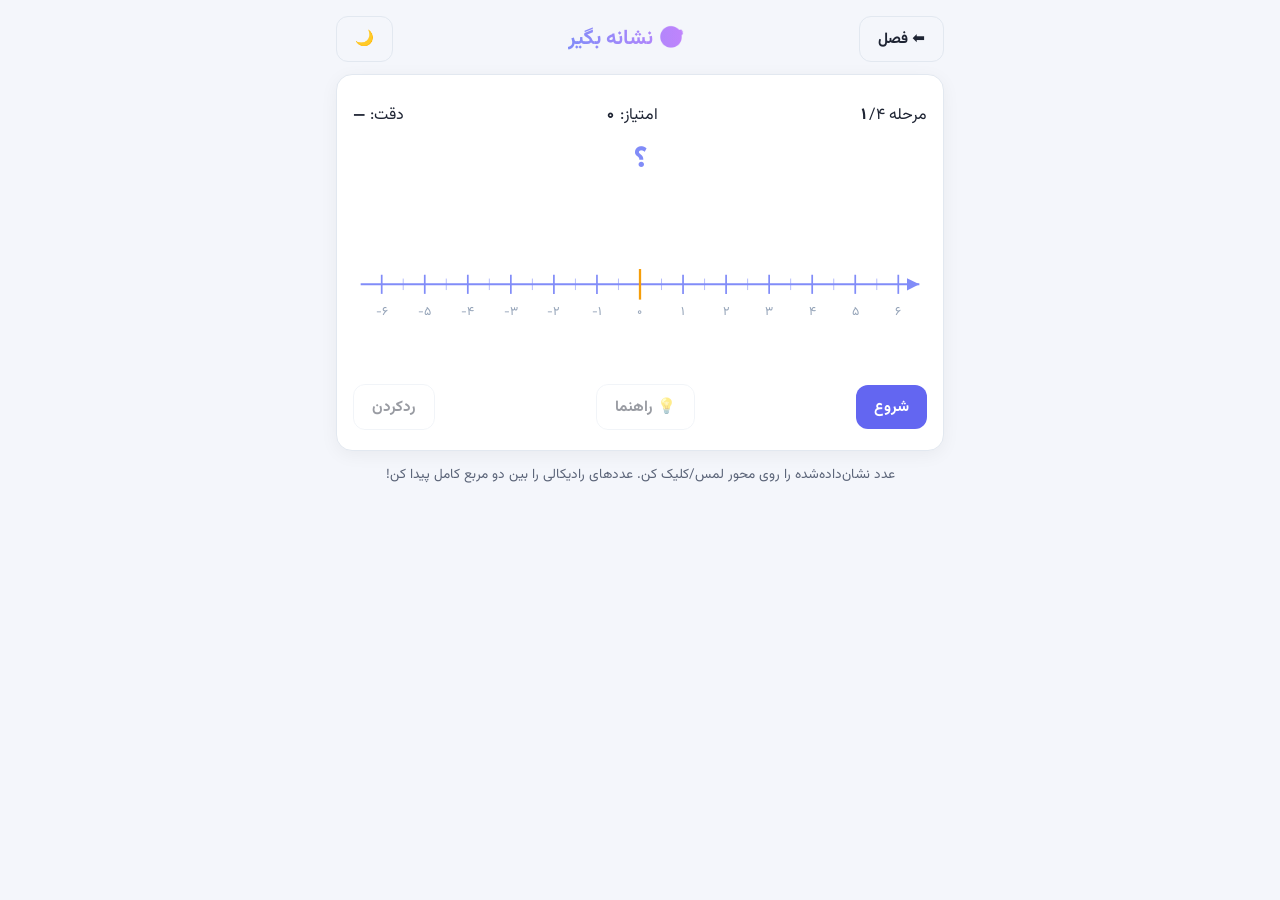
<file: content/game-real.html>
<!DOCTYPE html>
<html lang="fa" dir="rtl">
<head>
<meta charset="utf-8">
<meta name="viewport" content="width=device-width, initial-scale=1, viewport-fit=cover">
<title>بازی «نشانه بگیر» — اعداد حقیقی</title>
<link href="https://fonts.googleapis.com/css2?family=Vazirmatn:wght@400;600;800&display=swap" rel="stylesheet">
<style>
:root{--bg:#f4f6fb;--card:#fff;--tx:#1e2433;--mu:#5b6478;--pr:#6366f1;--bd:#e2e8f0}
body.dark{--bg:#0b1120;--card:#151c31;--tx:#e5e9f2;--mu:#94a3b8;--bd:#26304d}
*{box-sizing:border-box}
html{padding-top:env(safe-area-inset-top,0px);padding-bottom:env(safe-area-inset-bottom,0px)}
body{margin:0;font-family:Vazirmatn,Tahoma,system-ui,sans-serif;background:var(--bg);color:var(--tx);min-height:100vh;transition:background .2s}
.wrap{max-width:640px;margin:0 auto;padding:16px}
header{display:flex;align-items:center;gap:10px;justify-content:space-between;margin-bottom:12px}
h1{font-size:1.3rem;margin:0;background:linear-gradient(90deg,#818cf8,#c084fc);-webkit-background-clip:text;background-clip:text;color:transparent}
.card{background:var(--card);border:1px solid var(--bd);border-radius:16px;padding:16px;box-shadow:0 4px 18px rgba(2,6,23,.05)}
#target{font-size:1.9rem;text-align:center;font-weight:800;color:#818cf8;margin:8px 0;min-height:2.6rem}
#target bdi{direction:ltr;unicode-bidi:isolate}
#lvname{text-align:center;color:var(--mu);font-size:.85rem}
#hint{text-align:center;color:var(--mu);font-size:.95rem;min-height:1.6em;margin:2px 0 10px}
#axis{width:100%;touch-action:manipulation;cursor:crosshair;display:block;direction:ltr}
.bar{display:flex;justify-content:space-between;align-items:center;margin:12px 0 4px;gap:8px;flex-wrap:wrap}
.btn{font-family:inherit;border:none;border-radius:12px;padding:10px 18px;font-weight:700;cursor:pointer;font-size:.95rem;background:var(--pr);color:#fff;text-decoration:none;display:inline-block;transition:transform .15s}
.btn:active{transform:scale(.96)}
.btn:disabled{opacity:.45;cursor:default}
.btn:focus-visible{outline:3px solid #fbbf24;outline-offset:2px}
.btn.ghost{background:transparent;border:1px solid var(--bd);color:var(--tx)}
#fb{text-align:center;min-height:1.6em;font-weight:700;margin-top:6px}
.score{font-variant-numeric:tabular-nums;font-weight:800}
</style>
</head>
<body>
<div class="wrap">
<header>
 <a class="btn ghost" href="../ch/?c=g9-c2">⬅ فصل</a>
 <h1>🎯 نشانه بگیر</h1>
 <button class="btn ghost" id="th" aria-label="تغییر پوسته">🌙</button>
</header>
<div class="card">
 <div class="bar"><span>مرحله <b id="lv" class="score">۱</b>/۴</span><span>امتیاز: <b id="sc" class="score">۰</b></span><span>دقت: <b id="acc" class="score">—</b></span></div>
 <div id="lvname"></div>
 <div id="target">؟</div>
 <div id="hint" aria-live="polite"></div>
 <svg id="axis" viewBox="0 0 600 120" xmlns="http://www.w3.org/2000/svg" role="img" aria-label="محور اعداد"></svg>
 <div id="fb" aria-live="polite"></div>
 <div class="bar"><button class="btn" id="go">شروع</button><button class="btn ghost" id="hb" disabled>💡 راهنما</button><button class="btn ghost" id="skip" disabled>ردکردن</button></div>
</div>
<p style="text-align:center;color:var(--mu);font-size:.85rem">عدد نشان‌داده‌شده را روی محور لمس/کلیک کن. عددهای رادیکالی را بین دو مربع کامل پیدا کن!</p>
</div>
<script>
const FA=s=>String(s).replace(/\d/g,d=>'۰۱۲۳۴۵۶۷۸۹'[d]);
const FD=s=>FA(s).replace('.','٫');
const FN=n=>(n<0?'−':'')+FD(Math.abs(n));
const $=id=>document.getElementById(id);
if(matchMedia('(prefers-color-scheme: dark)').matches)document.body.classList.add('dark');
$('th').onclick=()=>document.body.classList.toggle('dark');

const PER=2,W=600,H=120,MX=30,AY=62;
const LV=[
 {lo:-6,hi:6,minor:.5,name:'عددهای صحیح و نیم'},
 {lo:-3,hi:3,minor:1/3,name:'کسرهایی با مخرج ۳'},
 {lo:0,hi:4,minor:.5,name:'ریشه‌های دوم (√n)'},
 {lo:-4,hi:4,minor:.5,name:'ریشه‌های منفی و ترکیبی'}];
const N=LV.length*PER;
const shuffle=a=>{a=[...a];for(let i=a.length-1;i>0;i--){const j=Math.random()*(i+1)|0;[a[i],a[j]]=[a[j],a[i]]}return a};
const bdi=t=>'<bdi dir="ltr">'+t+'</bdi>';

function rootHint(n,sign,add){
 const f=Math.floor(Math.sqrt(n));
 let s=`${FA(n)} بین مربع‌های ${FA(f*f)} و ${FA((f+1)*(f+1))} است ⇒ √${FA(n)} بین ${FA(f)} و ${FA(f+1)}`;
 if(sign<0&&!add)s+=` ⇒ −√${FA(n)} بین ${FN(-(f+1))} و ${FN(-f)}`;
 else if(sign>0&&add)s+=` ⇒ ${FN(add)} + √${FA(n)} بین ${FN(add+f)} و ${FN(add+f+1)}`;
 else if(sign<0&&add)s+=` ⇒ ${FN(add)} − √${FA(n)} بین ${FN(add-f-1)} و ${FN(add-f)}`;
 return s;
}
function pool(lv){
 if(lv===0){const r=[];for(let i=-10;i<=10;i++){if(!i)continue;const v=i/2;r.push({label:bdi(FN(v)),val:v,hint:Number.isInteger(v)?'عددی صحیح است.':`وسطِ ${FN(Math.floor(v))} و ${FN(Math.ceil(v))}`})}return r}
 if(lv===1){return[1,2,4,5,7,8,-1,-2,-4,-5,-7,-8].map(n=>({label:bdi((n<0?'−':'')+FA(Math.abs(n))+'/'+FA(3)),val:n/3,hint:'هر واحد روی محور را به ۳ بخش مساوی تقسیم کن.'}))}
 if(lv===2){return[2,3,5,6,7,8,10,11,12,13,14,15].map(n=>({label:bdi('√'+FA(n)),val:Math.sqrt(n),hint:rootHint(n,1,0)}))}
 const r=[2,3,5,7,10,11,13].map(n=>({label:bdi('−√'+FA(n)),val:-Math.sqrt(n),hint:rootHint(n,-1,0)}));
 r.push({label:bdi('۱ + √۲'),val:1+Math.SQRT2,hint:rootHint(2,1,1)},{label:bdi('۲ − √۵'),val:2-Math.sqrt(5),hint:rootHint(5,-1,2)},{label:bdi('−۱ − √۳'),val:-1-Math.sqrt(3),hint:rootHint(3,-1,-1)});
 return r;
}

let st='idle',rnd=0,score=0,hits=0,played=0,targets=[],cur=null;
const lvOf=i=>Math.min(LV.length-1,Math.floor(i/PER));
const px=(v,L)=>MX+(v-L.lo)/(L.hi-L.lo)*(W-2*MX);

function draw(L,guess,truth){
 let h=`<defs><marker id="ah" markerWidth="9" markerHeight="9" refX="6" refY="3" orient="auto"><path d="M0,0 L6,3 L0,6 z" fill="#818cf8"/></marker></defs>
 <line x1="8" y1="${AY}" x2="${W-8}" y2="${AY}" stroke="#818cf8" stroke-width="2.2" marker-end="url(#ah)"/>`;
 const mn=Math.round((L.hi-L.lo)/L.minor);
 for(let i=0;i<=mn;i++){const v=L.lo+i*L.minor;if(Math.abs(v-Math.round(v))<1e-9)continue;const x=px(v,L);h+=`<line x1="${x}" y1="${AY-6}" x2="${x}" y2="${AY+6}" stroke="#818cf8" stroke-width="1" opacity=".6"/>`}
 for(let k=L.lo;k<=L.hi;k++){const x=px(k,L);h+=`<line x1="${x}" y1="${AY-10}" x2="${x}" y2="${AY+10}" stroke="#818cf8" stroke-width="1.8"/><text x="${x}" y="${AY+32}" text-anchor="middle" font-size="13" fill="#94a3b8">${FN(k)}</text>`}
 if(L.lo<=0&&L.hi>=0)h+=`<line x1="${px(0,L)}" y1="${AY-16}" x2="${px(0,L)}" y2="${AY+16}" stroke="#f59e0b" stroke-width="2.4"/>`;
 if(truth!=null)h+=`<circle cx="${px(truth,L)}" cy="${AY}" r="7" fill="#16a34a" stroke="#fff" stroke-width="2"/><text x="${px(truth,L)}" y="${AY-16}" text-anchor="middle" font-size="12" fill="#16a34a">جواب</text>`;
 if(guess!=null)h+=`<circle cx="${px(guess,L)}" cy="${AY}" r="7" fill="#f97316" stroke="#fff" stroke-width="2"/><text x="${px(guess,L)}" y="${AY-30}" text-anchor="middle" font-size="12" fill="#f97316">حدس تو</text>`;
 $('axis').innerHTML=h;
}
function upd(){
 $('sc').textContent=FA(score);
 $('lv').textContent=FA(Math.min(LV.length,lvOf(Math.min(rnd,N-1))+1));
 $('acc').textContent=played?FA(Math.round(hits/played*100))+'٪':'—';
}
function start(){
 targets=[];for(let lv=0;lv<LV.length;lv++)shuffle(pool(lv)).slice(0,PER).forEach(t=>targets.push({...t,lv}));
 rnd=0;score=0;hits=0;played=0;showQ();
}
function showQ(){
 cur=targets[rnd];st='asking';const L=LV[cur.lv];
 draw(L);
 $('target').innerHTML=cur.label;$('lvname').textContent=L.name;$('hint').textContent='';$('fb').textContent='';
 $('go').textContent='دیدن جواب';$('skip').disabled=false;$('hb').disabled=false;upd();
}
function finishRound(g){
 const L=LV[cur.lv];let pts=0,msg='';
 played++;
 if(g!=null){
  const err=Math.abs(g-cur.val);pts=Math.max(0,Math.round(100-err/(L.hi-L.lo)*400));
  if(pts>=80)hits++;score+=pts;
  msg=`<span style="color:${pts>=80?'#16a34a':pts>=40?'#d97706':'#dc2626'}">${pts>=80?'عالی!':pts>=40?'قابل قبول':'دور بود!'} (${FA(pts)} امتیاز، خطا ${FD(err.toFixed(2))})</span> — `;
 }
 $('fb').innerHTML=msg+`جواب: <b dir="ltr">${FN(+cur.val.toFixed(3))}</b>`;
 draw(L,g,cur.val);st='shown';
 $('go').textContent=rnd===N-1?'دیدن نتیجه':'مرحلهٔ بعد';$('skip').disabled=true;$('hb').disabled=true;upd();
}
function advance(){rnd++;if(rnd>=N)end();else showQ()}
function end(){
 st='over';rnd=N-1;upd();
 $('target').textContent='پایان بازی 🏁';$('hint').textContent='';$('lvname').textContent='';
 const mx=N*100;
 $('fb').innerHTML=`امتیاز نهایی: <b style="font-size:1.3rem">${FA(score)}</b> از ${FA(mx)} — ${score>=mx*.75?'فوق‌العاده! محور برای تو آب‌خوردن شده 😎':score>=mx*.5?'خیلی خوب!':'بیشتر تمرین کن، می‌توانی!'}`;
 $('go').textContent='دوباره';$('skip').disabled=true;$('hb').disabled=true;
}
$('axis').addEventListener('pointerdown',e=>{
 if(st!=='asking')return;
 const s=$('axis'),pt=s.createSVGPoint();pt.x=e.clientX;pt.y=e.clientY;
 const p=pt.matrixTransform(s.getScreenCTM().inverse()),L=LV[cur.lv];
 finishRound(L.lo+(p.x-MX)/(W-2*MX)*(L.hi-L.lo));
});
$('go').onclick=()=>{if(st==='idle'||st==='over')start();else if(st==='asking')finishRound(null);else if(st==='shown')advance()};
$('skip').onclick=()=>{if(st!=='asking')return;played++;upd();advance()};
$('hb').onclick=()=>{if(st==='asking')$('hint').textContent=cur.hint||''};
draw(LV[0]);upd();
</script>
</body>
</html>
</file>
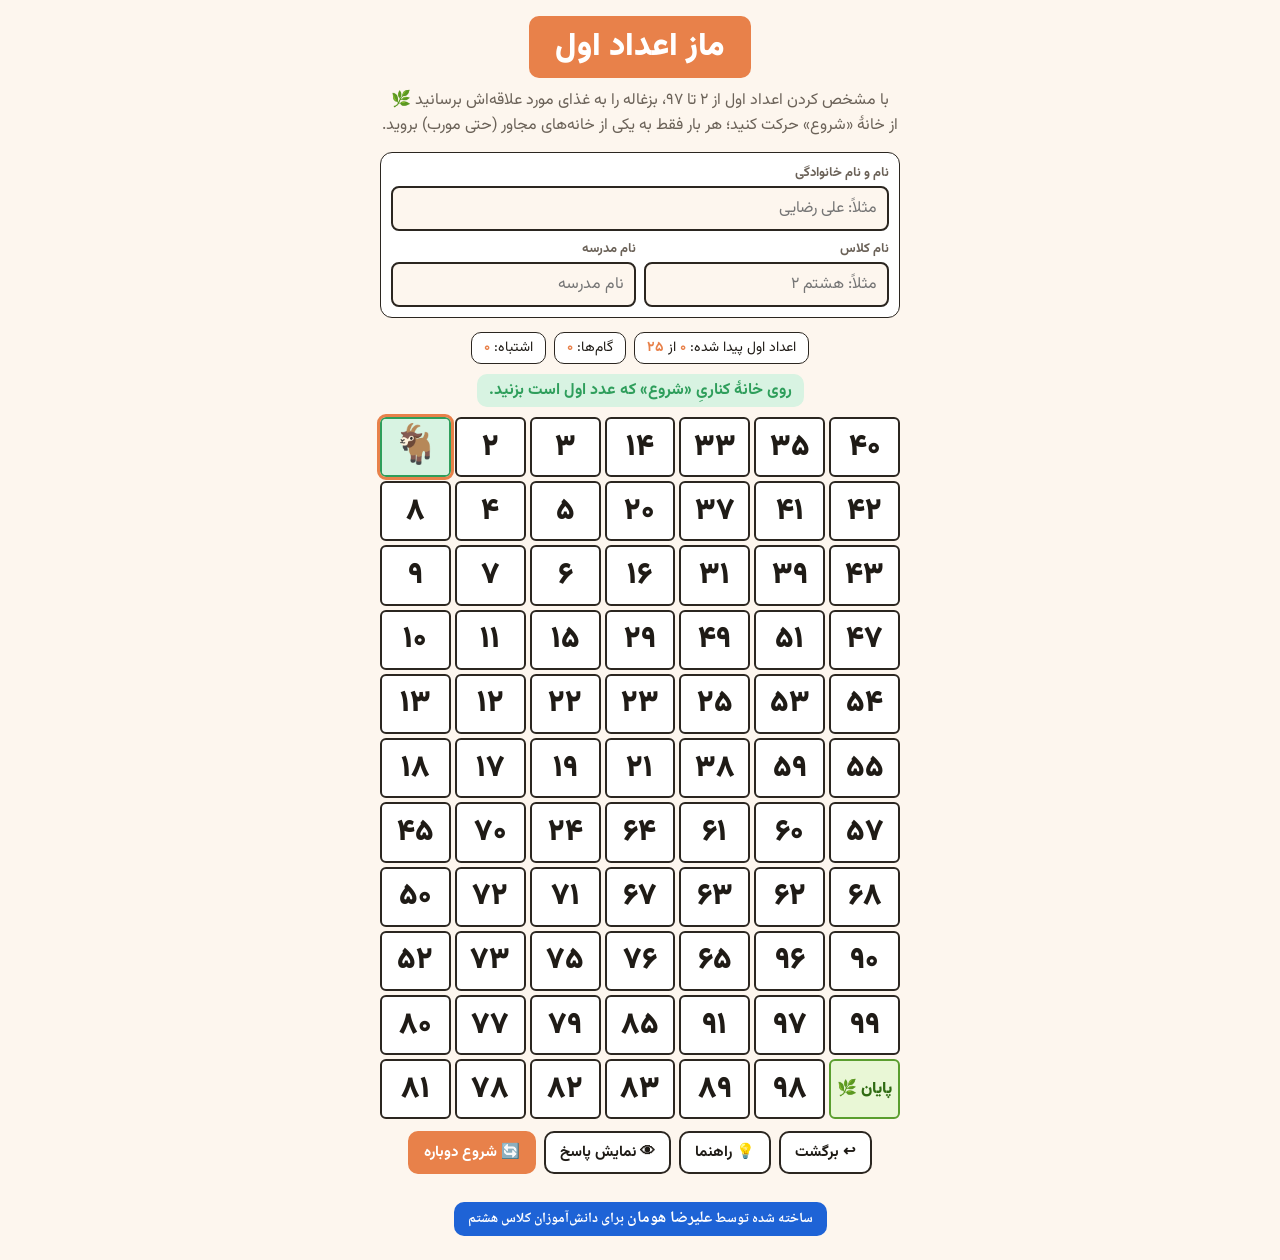
<file: content/maze-primes.html>
<!DOCTYPE html>
<html lang="fa" dir="rtl">
<head>
<meta charset="utf-8">
<meta name="viewport" content="width=device-width, initial-scale=1, viewport-fit=cover">
<title>ماز اعداد اول</title>
<link href="https://fonts.googleapis.com/css2?family=Vazirmatn:wght@400;700;900&display=swap" rel="stylesheet">
<link href="https://fonts.googleapis.com/css2?family=Noto+Naskh+Arabic:wght@500;700&display=swap" rel="stylesheet">
<style>
:root{--bg:#fdf6ee;--card:#fff;--ink:#1f1b16;--mut:#6b6258;--line:#2b2620;--acc:#e8814a;--ok:#2e9e5b;--okbg:#d8f3e2;--bad:#d64545;--badbg:#fde0e0;--hint:#ffe58a;--sol:#cfe3ff}
@media (prefers-color-scheme:dark){:root:not([data-theme="light"]){--bg:#1b1713;--card:#272019;--ink:#f3ece3;--mut:#a89d90;--line:#6f6558;--acc:#f09560;--ok:#5fd18b;--okbg:#1f4a31;--bad:#ff7a7a;--badbg:#5a2525;--hint:#7a6420;--sol:#26406b}}
:root[data-theme="dark"]{--bg:#1b1713;--card:#272019;--ink:#f3ece3;--mut:#a89d90;--line:#6f6558;--acc:#f09560;--ok:#5fd18b;--okbg:#1f4a31;--bad:#ff7a7a;--badbg:#5a2525;--hint:#7a6420;--sol:#26406b}
*{box-sizing:border-box}
html{scroll-padding-top:env(safe-area-inset-top,0px)}
:root{padding-top:env(safe-area-inset-top,0px);padding-bottom:env(safe-area-inset-bottom,0px)}
body{margin:0;background:var(--bg);color:var(--ink);font-family:"Vazirmatn",Tahoma,sans-serif;display:flex;flex-direction:column;align-items:center;padding:12px 8px 24px}
h1{margin:4px 0;background:var(--acc);color:#fff;padding:6px 26px;border-radius:10px;font-size:clamp(22px,6vw,32px);font-weight:900}
p.sub{margin:6px 8px;text-align:center;color:var(--mut);font-size:clamp(13px,3.6vw,16px);max-width:520px}
.bar{display:flex;gap:8px;flex-wrap:wrap;justify-content:center;margin:6px 0}
.stat{background:var(--card);border:1px solid var(--line);border-radius:10px;padding:4px 12px;font-size:14px}
.stat b{color:var(--acc)}
#msg{min-height:30px;margin:4px 0;padding:4px 12px;border-radius:10px;font-weight:700;text-align:center;font-size:clamp(13px,3.6vw,16px);max-width:520px}
#msg.bad{background:var(--badbg);color:var(--bad)}#msg.ok{background:var(--okbg);color:var(--ok)}
#grid{direction:ltr;display:grid;grid-template-columns:repeat(7,1fr);gap:4px;width:min(96vw,520px);margin:6px 0}
.c{aspect-ratio:1/0.85;background:var(--card);border:2px solid var(--line);border-radius:6px;display:flex;align-items:center;justify-content:center;font-size:clamp(18px,5.6vw,30px);font-weight:900;cursor:pointer;position:relative;user-select:none;-webkit-tap-highlight-color:transparent;font-family:inherit;color:var(--ink);padding:0;transition:background .15s}
.c.sp{font-size:clamp(11px,3.2vw,16px)}
.c.vis{background:var(--okbg);border-color:var(--ok);color:var(--ok)}
.c.sol:not(.vis){background:var(--sol)}
.c.hint{background:var(--hint);animation:pulse .6s 3}
.c.cur{outline:3px solid var(--acc)}
.c.cur::after{content:"🐐";position:absolute;inset:0;display:flex;align-items:center;justify-content:center;font-size:clamp(22px,7vw,38px);background:var(--okbg);border-radius:4px}
.c.shake{animation:shake .35s;background:var(--badbg);border-color:var(--bad)}
.c.end{background:#e9f7d6;color:#2f6b12;border-color:#5a9e2f}
@keyframes shake{25%{transform:translateX(-5px)}75%{transform:translateX(5px)}}
@keyframes pulse{50%{transform:scale(1.08)}}
.btns{display:flex;gap:8px;flex-wrap:wrap;justify-content:center;margin-top:6px}
button.b{font-family:inherit;font-size:15px;font-weight:700;border:2px solid var(--line);background:var(--card);color:var(--ink);border-radius:10px;padding:8px 14px;cursor:pointer}
button.b:active{transform:scale(.97)}
button.b.p{background:var(--acc);border-color:var(--acc);color:#fff}
#found{max-width:520px;margin-top:12px;text-align:center;font-size:15px;line-height:2}
#found span{display:inline-block;background:var(--okbg);color:var(--ok);border-radius:8px;padding:0 9px;margin:2px;font-weight:700}
#win{display:none;margin-top:10px;background:var(--okbg);border:2px solid var(--ok);color:var(--ok);padding:12px 18px;border-radius:14px;font-weight:900;font-size:18px;text-align:center;max-width:520px}
.info{display:grid;grid-template-columns:1fr;gap:8px;width:min(96vw,520px);margin:8px 0;background:var(--card);border:1px solid var(--line);border-radius:12px;padding:10px}
.info label{display:flex;flex-direction:column;gap:3px;font-size:13px;color:var(--mut);font-weight:700}
.info input{font-family:inherit;font-size:16px;padding:8px 10px;border:2px solid var(--line);border-radius:8px;background:var(--bg);color:var(--ink);width:100%}
.info input:focus{outline:none;border-color:var(--acc)}
@media (min-width:480px){.info{grid-template-columns:1fr 1fr}.info label.w{grid-column:1/-1}}
footer{margin-top:16px;padding:3px 14px;background:#1e63d6;border-radius:10px;width:fit-content;max-width:96vw;text-align:center;color:#fff;font-family:"B Nazanin","Nazanin","Noto Naskh Arabic","Vazirmatn",serif;font-size:14px;font-weight:700;line-height:1.7}
footer b{color:#fff;font-size:16px;font-weight:700}
#who{margin-top:4px;font-size:14px;font-weight:700;color:var(--mut)}
</style>
</head>
<body>
<h1>ماز اعداد اول</h1>
<p class="sub">با مشخص کردن اعداد اول از ۲ تا ۹۷، بزغاله را به غذای مورد علاقه‌اش برسانید 🌿<br>از خانهٔ «شروع» حرکت کنید؛ هر بار فقط به یکی از خانه‌های مجاور (حتی مورب) بروید.</p>
<div class="info">
  <label class="w">نام و نام خانوادگی<input id="fn" type="text" autocomplete="name" placeholder="مثلاً: علی رضایی"></label>
  <label>نام کلاس<input id="cl" type="text" placeholder="مثلاً: هشتم ۲"></label>
  <label>نام مدرسه<input id="sc" type="text" placeholder="نام مدرسه"></label>
</div>
<div class="bar">
  <div class="stat">اعداد اول پیدا شده: <b id="nP">۰</b> از <b id="nT">۲۵</b></div>
  <div class="stat">گام‌ها: <b id="nS">۰</b></div>
  <div class="stat">اشتباه: <b id="nM">۰</b></div>
</div>
<div id="msg" class="ok" role="status" aria-live="polite">روی خانهٔ کناریِ «شروع» که عدد اول است بزنید.</div>
<div id="grid"></div>
<div class="btns">
  <button class="b" id="undo">↩ برگشت</button>
  <button class="b" id="hint">💡 راهنما</button>
  <button class="b" id="sol">👁 نمایش پاسخ</button>
  <button class="b p" id="reset">🔄 شروع دوباره</button>
</div>
<div id="found"></div>
<div id="win">🎉 <span id="winName"></span>آفرین! بزغاله به غذایش رسید و همهٔ ۲۵ عدد اول بین ۲ تا ۹۷ را پیدا کردید!<div id="who"></div></div>

<footer>ساخته شده توسط <b>علیرضا هومان</b> برای دانش‌آموزان کلاس هشتم</footer>

<script>
const G=[[0,2,3,14,33,35,40],[8,4,5,20,37,41,42],[9,7,6,16,31,39,43],[10,11,15,29,49,51,47],[13,12,22,23,25,53,54],[18,17,19,21,38,59,55],[45,70,24,64,61,60,57],[50,72,71,67,63,62,68],[52,73,75,76,65,96,90],[80,77,79,85,91,97,99],[81,78,82,83,89,98,-1]];
const R=G.length,C=7;
const fa=n=>String(n).replace(/\d/g,d=>"۰۱۲۳۴۵۶۷۸۹"[d]);
const isP=n=>{if(n<2)return false;for(let i=2;i*i<=n;i++)if(n%i===0)return false;return true};
const smallest=n=>{for(let i=2;i*i<=n;i++)if(n%i===0)return i;return n};
const ok=(r,c)=>G[r][c]===-1||(G[r][c]>0&&isP(G[r][c]));
const total=G.flat().filter(v=>v>0&&isP(v)).length;
document.getElementById("nT").textContent=fa(total);
const grid=document.getElementById("grid"),msg=document.getElementById("msg");
let path,done,mistakes,showSol=false,cells=[];

const END=[R-1,C-1];
/* مسیری از ادامهٔ مسیر فعلی می‌یابد که از همهٔ اعداد اول بگذرد و به غذا برسد (جست‌وجوی بازگشتی) */
function solve(start){
  const vis=new Set(start.map(([r,c])=>r*C+c)),out=start.slice();
  let cnt=start.filter(([r,c])=>G[r][c]>0).length;
  function dfs(){
    const [r,c]=out[out.length-1];
    if(cnt===total){
      if(Math.max(Math.abs(r-END[0]),Math.abs(c-END[1]))===1){out.push(END);return true}
      return false;
    }
    const nb=[];
    for(let dr=-1;dr<=1;dr++)for(let dc=-1;dc<=1;dc++){
      if(!dr&&!dc)continue;const nr=r+dr,nc=c+dc;
      if(nr<0||nc<0||nr>=R||nc>=C)continue;
      if(vis.has(nr*C+nc)||G[nr][nc]<=0||!isP(G[nr][nc]))continue;
      nb.push([nr,nc]);
    }
    nb.sort((a,b)=>G[a[0]][a[1]]-G[b[0]][b[1]]);
    for(const [nr,nc] of nb){
      vis.add(nr*C+nc);out.push([nr,nc]);cnt++;
      if(dfs())return true;
      cnt--;out.pop();vis.delete(nr*C+nc);
    }
    return false;
  }
  return dfs()?out:null;
}
const solution=solve([[0,0]]);

function build(){
  grid.innerHTML="";cells=[];
  for(let r=0;r<R;r++)for(let c=0;c<C;c++){
    const v=G[r][c],b=document.createElement("button");
    b.className="c"+(v<=0?" sp":"")+(v===-1?" end":"");
    b.textContent=v===0?"شروع":v===-1?"🌿 پایان":fa(v);
    b.setAttribute("aria-label",b.textContent);
    b.onclick=()=>move(r,c);
    grid.appendChild(b);cells.push(b);
  }
}
function say(t,cls){msg.textContent=t;msg.className=cls}
function render(){
  const vis=new Set(path.map(([r,c])=>r*C+c)),cur=path[path.length-1];
  const solSet=new Set((solution||[]).map(([r,c])=>r*C+c));
  cells.forEach((b,i)=>{
    b.classList.remove("vis","cur","hint","sol","shake");
    if(vis.has(i))b.classList.add("vis");
    if(showSol&&solSet.has(i))b.classList.add("sol");
  });
  cells[cur[0]*C+cur[1]].classList.add("cur");
  const primes=path.map(([r,c])=>G[r][c]).filter(v=>v>0);
  document.getElementById("nP").textContent=fa(primes.length);
  document.getElementById("nS").textContent=fa(path.length-1);
  document.getElementById("nM").textContent=fa(mistakes);
  document.getElementById("found").innerHTML=primes.length?"اعداد اول پیدا شده: "+primes.map(p=>"<span>"+fa(p)+"</span>").join(""):"";
  document.getElementById("win").style.display=done?"block":"none";
  if(done)showWho();
}
function move(r,c){
  if(done)return;
  const [cr,cc]=path[path.length-1],v=G[r][c];
  if(r===cr&&c===cc)return;
  if(path.some(([a,b])=>a===r&&b===c)){say("این خانه را قبلاً رد کرده‌اید.","bad");return}
  if(Math.max(Math.abs(r-cr),Math.abs(c-cc))!==1){say("فقط می‌توانید به خانه‌های مجاور (بالا، پایین، چپ، راست یا مورب) بروید.","bad");return}
  if(v===0)return;
  if(v===-1){
    const got=path.filter(([a,b])=>G[a][b]>0).length;
    if(got<total){say("هنوز "+fa(total-got)+" عدد اول را پیدا نکرده‌اید؛ باید از همهٔ اعداد اول بگذرید.","bad");return}
    path.push([r,c]);done=true;say("به غذا رسیدید! 🌿","ok");render();return}
  if(isP(v)){path.push([r,c]);say(fa(v)+" اول است ✓ (فقط بر ۱ و خودش بخش‌پذیر است)","ok");render()}
  else{
    mistakes++;const d=smallest(v);
    say(fa(v)+" اول نیست: "+fa(v)+" = "+fa(d)+" × "+fa(v/d),"bad");
    render();const b=cells[r*C+c];void b.offsetWidth;b.classList.add("shake");
  }
}
function reset(){path=[[0,0]];done=false;mistakes=0;say("روی خانهٔ کناریِ «شروع» که عدد اول است بزنید.","ok");render()}
document.getElementById("reset").onclick=reset;
document.getElementById("undo").onclick=()=>{if(path.length>1){path.pop();done=false;say("یک گام برگشتید.","ok");render()}};
document.getElementById("sol").onclick=e=>{showSol=!showSol;e.target.textContent=showSol?"🙈 پنهان کردن پاسخ":"👁 نمایش پاسخ";render()};
document.getElementById("hint").onclick=()=>{
  if(done)return;
  const p=solve(path);
  if(!p||p.length<=path.length){say("بن‌بست! از اینجا نمی‌شود از همهٔ اعداد اول گذشت؛ با دکمهٔ «برگشت» به عقب برگردید.","bad");return}
  const [r,c]=p[path.length];cells[r*C+c].classList.add("hint");
  say("خانهٔ زردرنگ گام درست بعدی است.","ok");
};
const F=["fn","cl","sc"].map(id=>document.getElementById(id));
function showWho(){
  const [n,c,s]=F.map(i=>i.value.trim());
  document.getElementById("winName").textContent=n?n+"، ":"";
  document.getElementById("who").textContent=[n,c&&"کلاس "+c,s&&"مدرسهٔ "+s].filter(Boolean).join(" | ");
}
F.forEach((i,k)=>{
  try{i.value=localStorage.getItem("pm_"+i.id)||""}catch(e){}
  i.addEventListener("input",()=>{try{localStorage.setItem("pm_"+i.id,i.value)}catch(e){}if(done)showWho()});
});
build();reset();
</script>
</body>
</html>
</file>
<file: shared/style.css>
:root{--bg:#0b1224;--card:#152238;--bd:#2a3f5f;--tx:#f1f5f9;--mu:#94a3b8;--pr:#6366f1;--ok:#10b981;--no:#ef4444;--wa:#f59e0b;--gr:linear-gradient(135deg,#6366f1,#a855f7 45%,#ec4899)}
*{margin:0;padding:0;box-sizing:border-box}
html{box-sizing:border-box;padding-top:env(safe-area-inset-top,0px);padding-bottom:env(safe-area-inset-bottom,0px);scroll-padding-top:env(safe-area-inset-top,0px)}
body{font-family:Vazirmatn,Tahoma,sans-serif;background:var(--bg);color:var(--tx);line-height:1.8;min-height:100vh}
.wrap{max-width:900px;margin:0 auto;padding:16px}
header{text-align:center;padding:26px 8px 8px}
h1{font-size:2rem;font-weight:800;background:var(--gr);-webkit-background-clip:text;background-clip:text;-webkit-text-fill-color:transparent}
header p{color:var(--mu)}
nav{display:flex;gap:8px;justify-content:center;flex-wrap:wrap;margin:18px 0}
nav button,.btn{font:inherit;font-weight:600;color:var(--tx);background:var(--card);border:2px solid var(--bd);border-radius:14px;padding:9px 16px;cursor:pointer}
nav button.on,.btn.pri{background:var(--gr);border-color:transparent}
.btn:focus-visible,nav button:focus-visible,.opt:focus-visible{outline:3px solid #fbbf24;outline-offset:2px}
.card{background:var(--card);border:1px solid rgba(99,102,241,.25);border-radius:18px;padding:22px;margin-bottom:16px;border-top:3px solid var(--pr)}
.card h2{font-size:1.25rem;margin-bottom:10px}
.sec{display:none}.sec.on{display:block}
.grid{display:grid;grid-template-columns:repeat(auto-fill,minmax(230px,1fr));gap:12px}
.tp{background:#1b2c47;border:1px solid var(--bd);border-radius:14px;padding:16px;cursor:pointer;text-align:right;font:inherit;color:var(--tx)}
.tp b{display:block;font-size:1.05rem}.tp span{color:var(--mu);font-size:.88rem}
#ex{direction:ltr}.m{direction:ltr;unicode-bidi:isolate;font-weight:600;color:#c4b5fd}
.tip{background:rgba(245,158,11,.12);border-right:4px solid var(--wa);padding:8px 12px;border-radius:8px;margin:10px 0}
select,input[type=range],input[type=text]{font:inherit;background:#0f1a30;color:var(--tx);border:1px solid var(--bd);border-radius:10px;padding:6px 10px}
.opt{display:block;width:100%;text-align:right;font:inherit;color:var(--tx);background:#1b2c47;border:2px solid var(--bd);border-radius:12px;padding:10px 14px;margin:8px 0;cursor:pointer}
.opt.right{border-color:var(--ok);background:rgba(16,185,129,.18)}.opt.wrong{border-color:var(--no);background:rgba(239,68,68,.18)}
.bar{height:10px;background:#0f1a30;border-radius:6px;overflow:hidden}.bar i{display:block;height:100%;background:var(--gr)}
.dice{display:grid;grid-template-columns:repeat(7,1fr);gap:4px;max-width:360px;margin:10px auto}
.dice div{text-align:center;border-radius:8px;padding:2px 0;background:#0f1a30;font-size:.85rem;color:var(--mu)}
.dice div.h{background:var(--gr);color:#fff;font-weight:800}
canvas{width:100%;max-width:340px;display:block;margin:10px auto;border-radius:12px;border:1px solid var(--bd)}
.row{display:flex;gap:8px;flex-wrap:wrap;align-items:center;margin:8px 0}
.big{font-size:2.4rem;font-weight:800;text-align:center}
.fr{display:inline-flex;flex-direction:column;align-items:center;vertical-align:middle;line-height:1.2;font-size:.95em}.fr i{font-style:normal;border-bottom:1.5px solid currentColor;padding:0 4px}
@media(prefers-reduced-motion:no-preference){.sec.on{animation:f .3s}@keyframes f{from{opacity:0;transform:translateY(8px)}}}
#lg{position:fixed;inset:0;background:rgba(5,10,25,.92);display:none;align-items:center;justify-content:center;padding:16px;z-index:9}
#lg .card{width:100%;max-width:380px}#lg label{display:block;margin:8px 0}#lg input{width:100%;font:inherit;color:#f1f5f9;background:#0f1a30;border:1px solid #2a3f5f;border-radius:10px;padding:8px 10px}#lg input:-webkit-autofill{-webkit-text-fill-color:#f1f5f9;box-shadow:0 0 0 40px #0f1a30 inset}
#lgm{color:#fca5a5;min-height:1.6em}

input[type=number]{font:inherit;background:#0f1a30;color:var(--tx);border:1px solid var(--bd);border-radius:10px;padding:6px 10px}

/* ch2 extras */
.numline svg{display:block;margin:0 auto}
.toolrow{display:flex;flex-wrap:wrap;gap:10px;align-items:center;margin:8px 0}
.toolrow input[type=number],.toolrow input[type=text]{background:var(--card);border:1px solid rgba(99,102,241,.4);color:var(--tx);border-radius:10px;padding:8px 10px;font-family:Vazirmatn;width:120px}
.wbox{background:rgba(99,102,241,.08);border:1px dashed rgba(99,102,241,.4);border-radius:14px;padding:12px;margin:12px 0}
kbd.badge{background:#312e81;color:#c7d2fe;border-radius:8px;padding:1px 8px;font-size:.8rem}
table.cmpr{width:100%;border-collapse:collapse;margin:10px 0}
table.cmpr th,table.cmpr td{border:1px solid rgba(99,102,241,.3);padding:8px;text-align:center;font-size:.92rem}
table.cmpr th{background:rgba(99,102,241,.15)}
</file>
